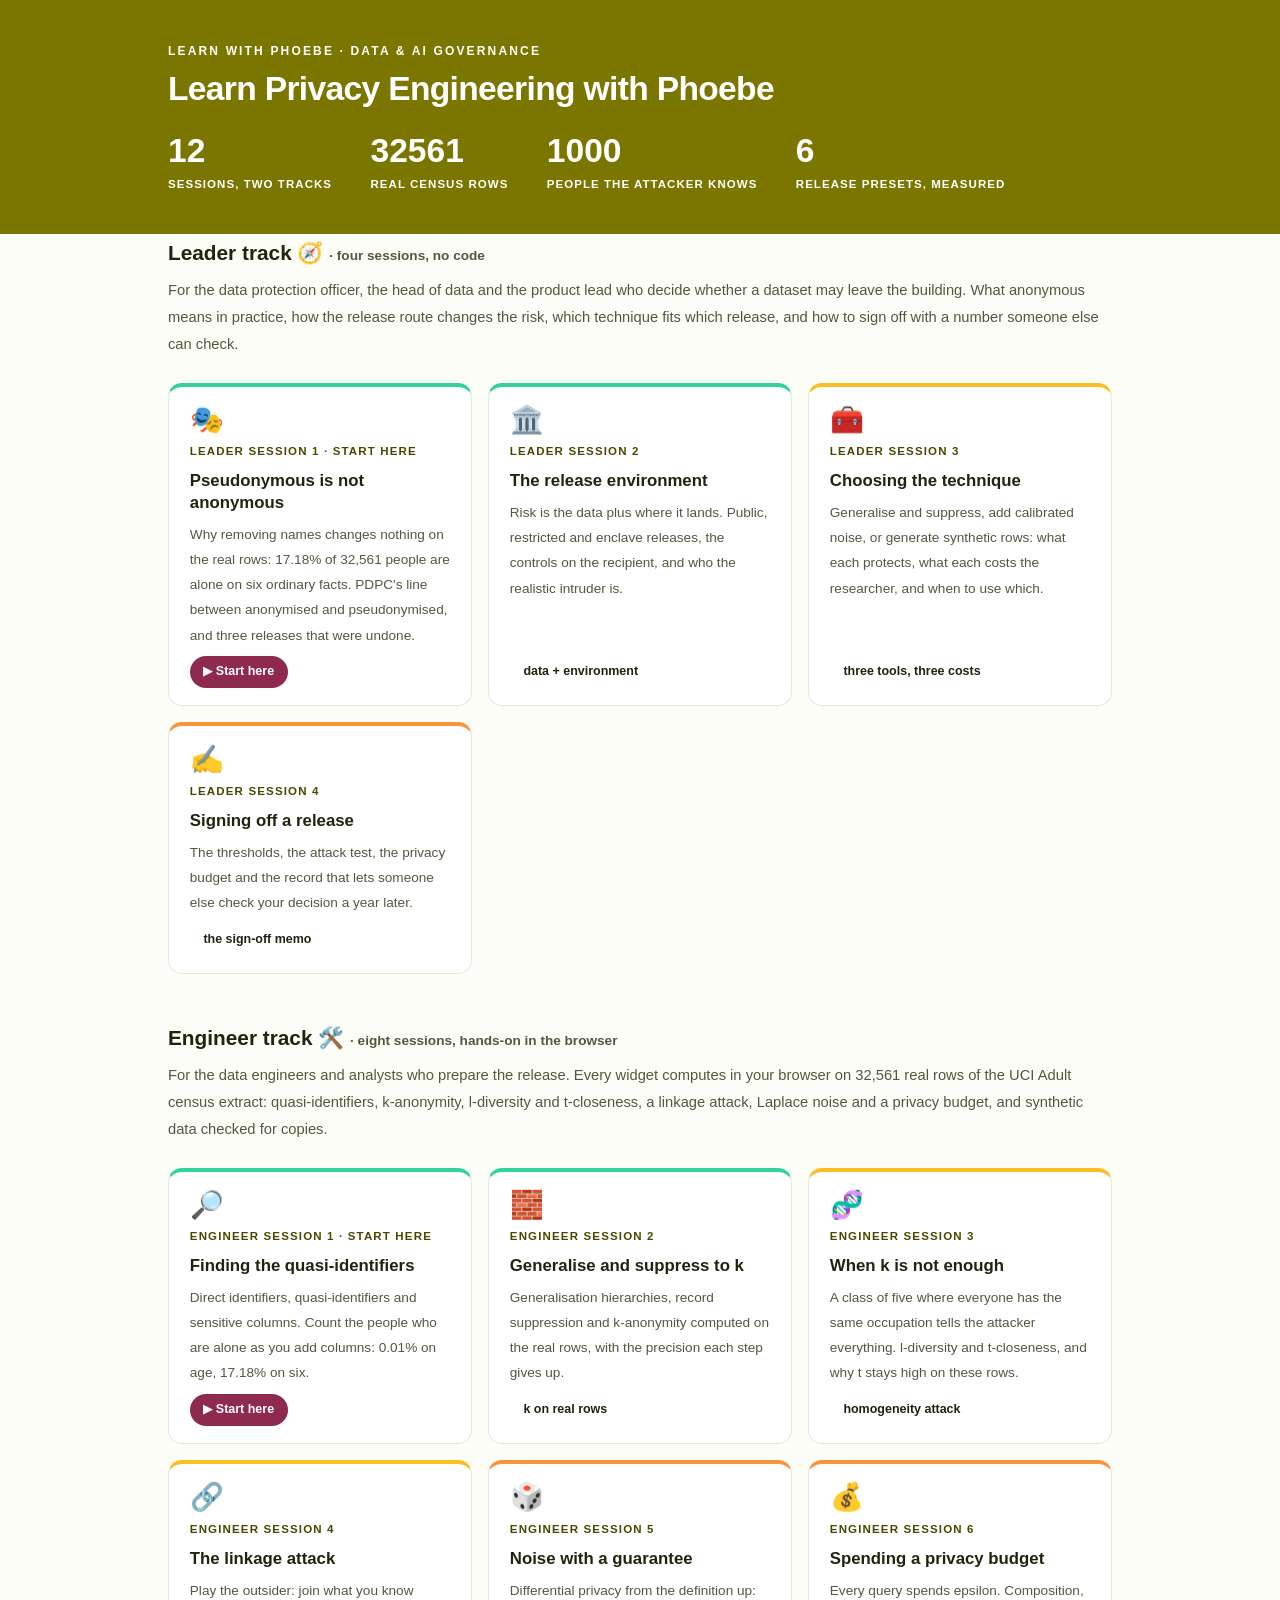
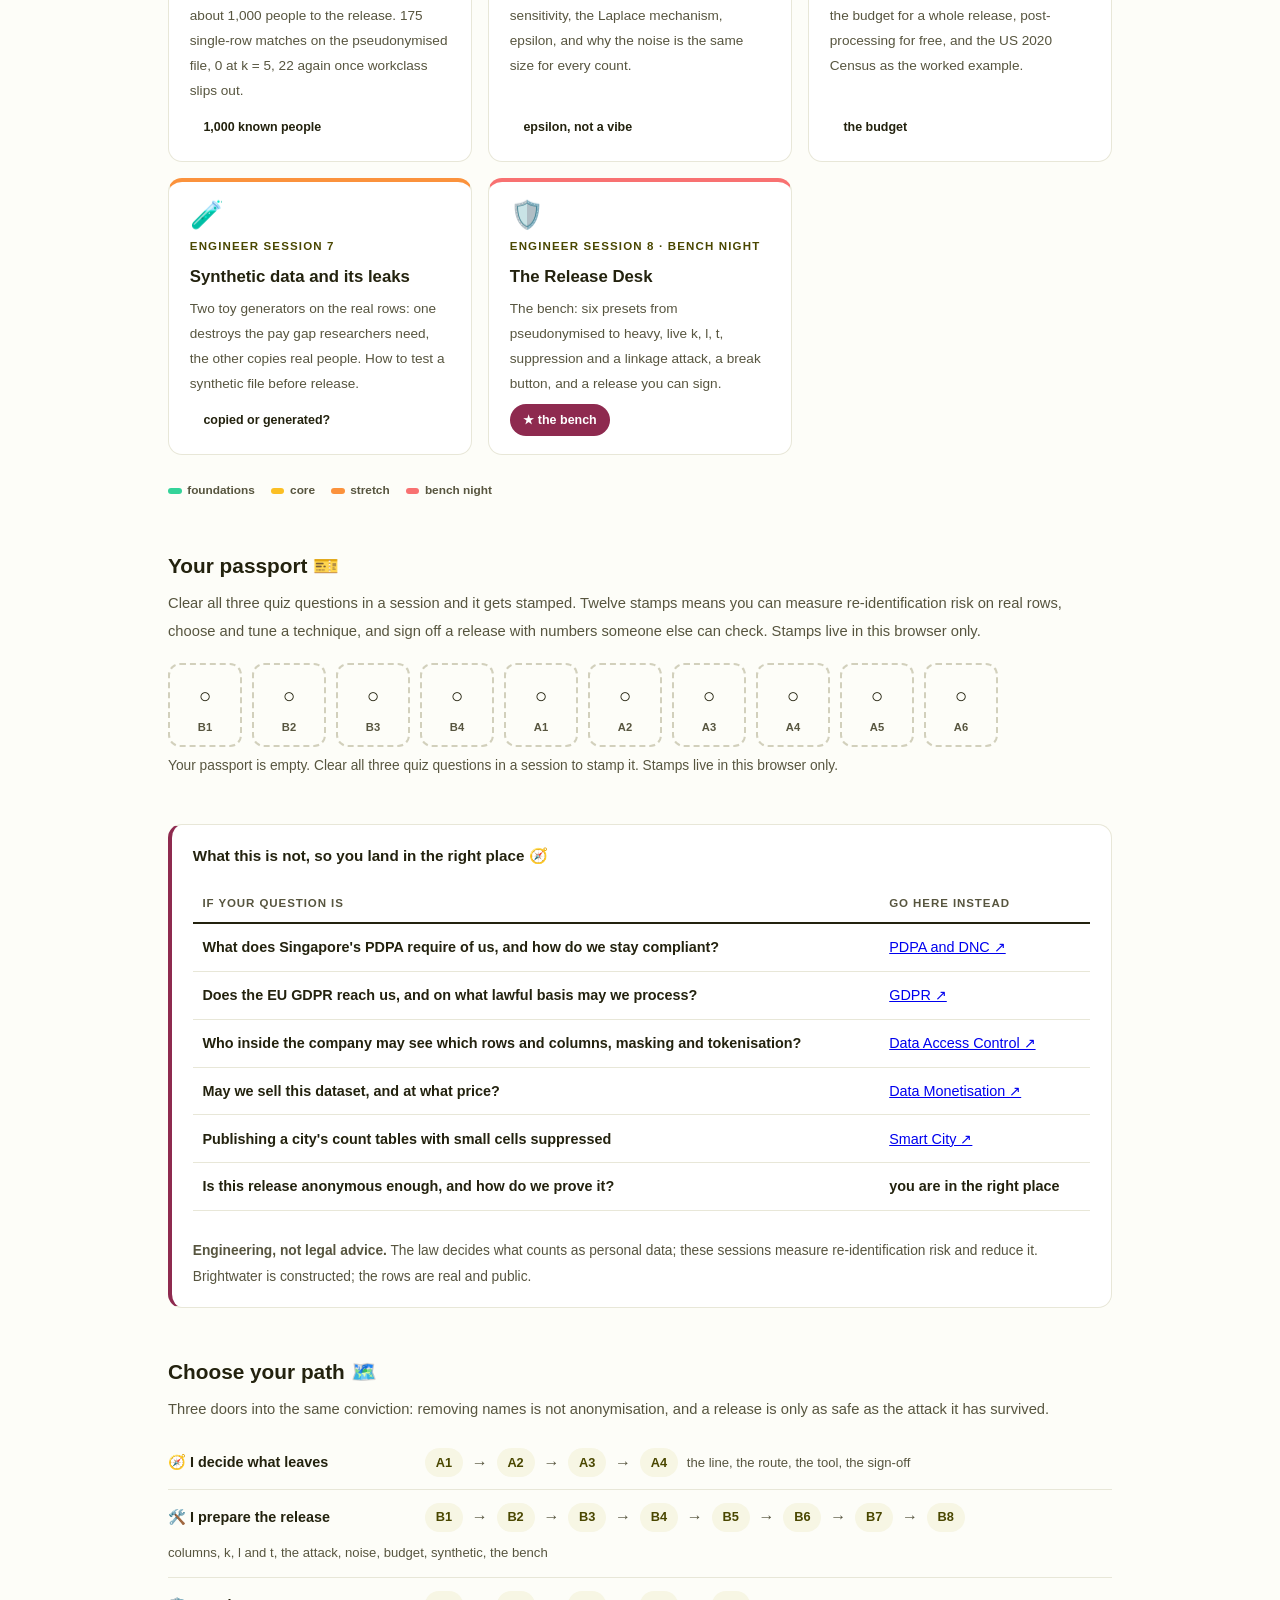
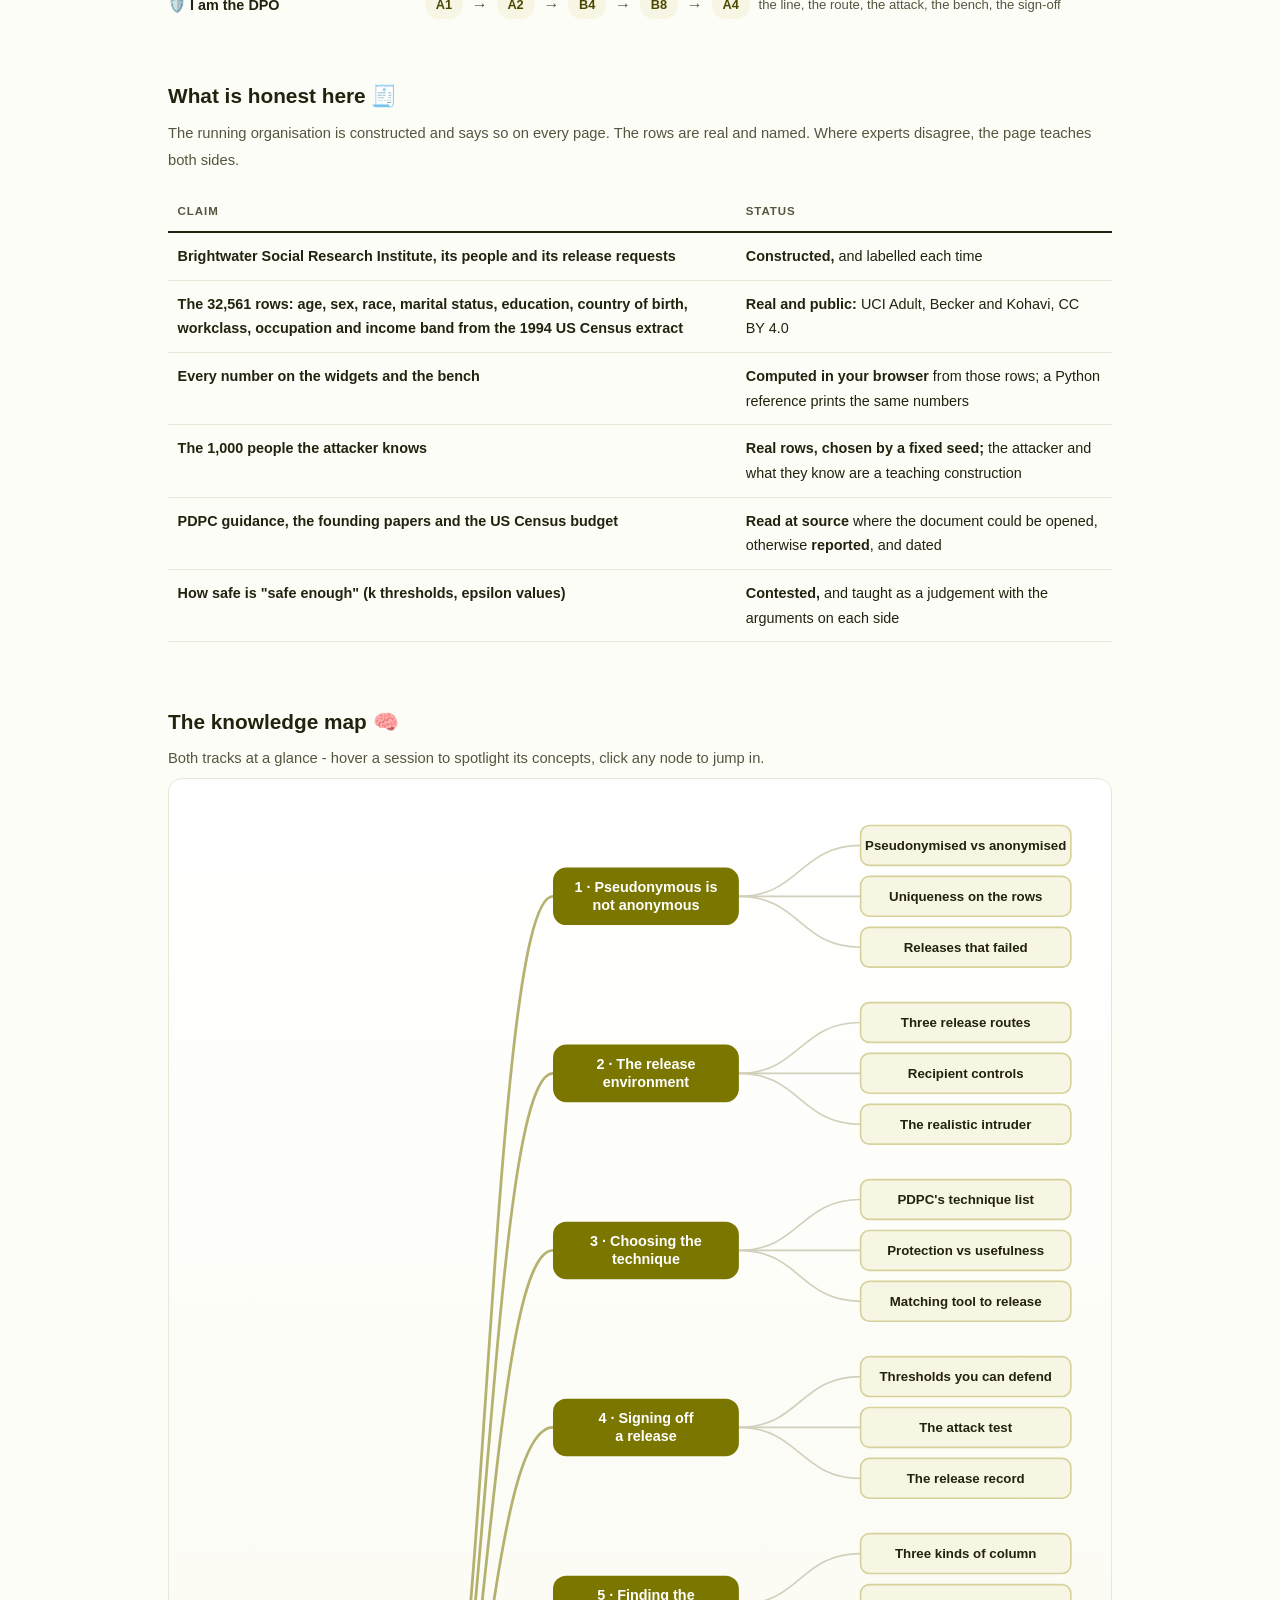
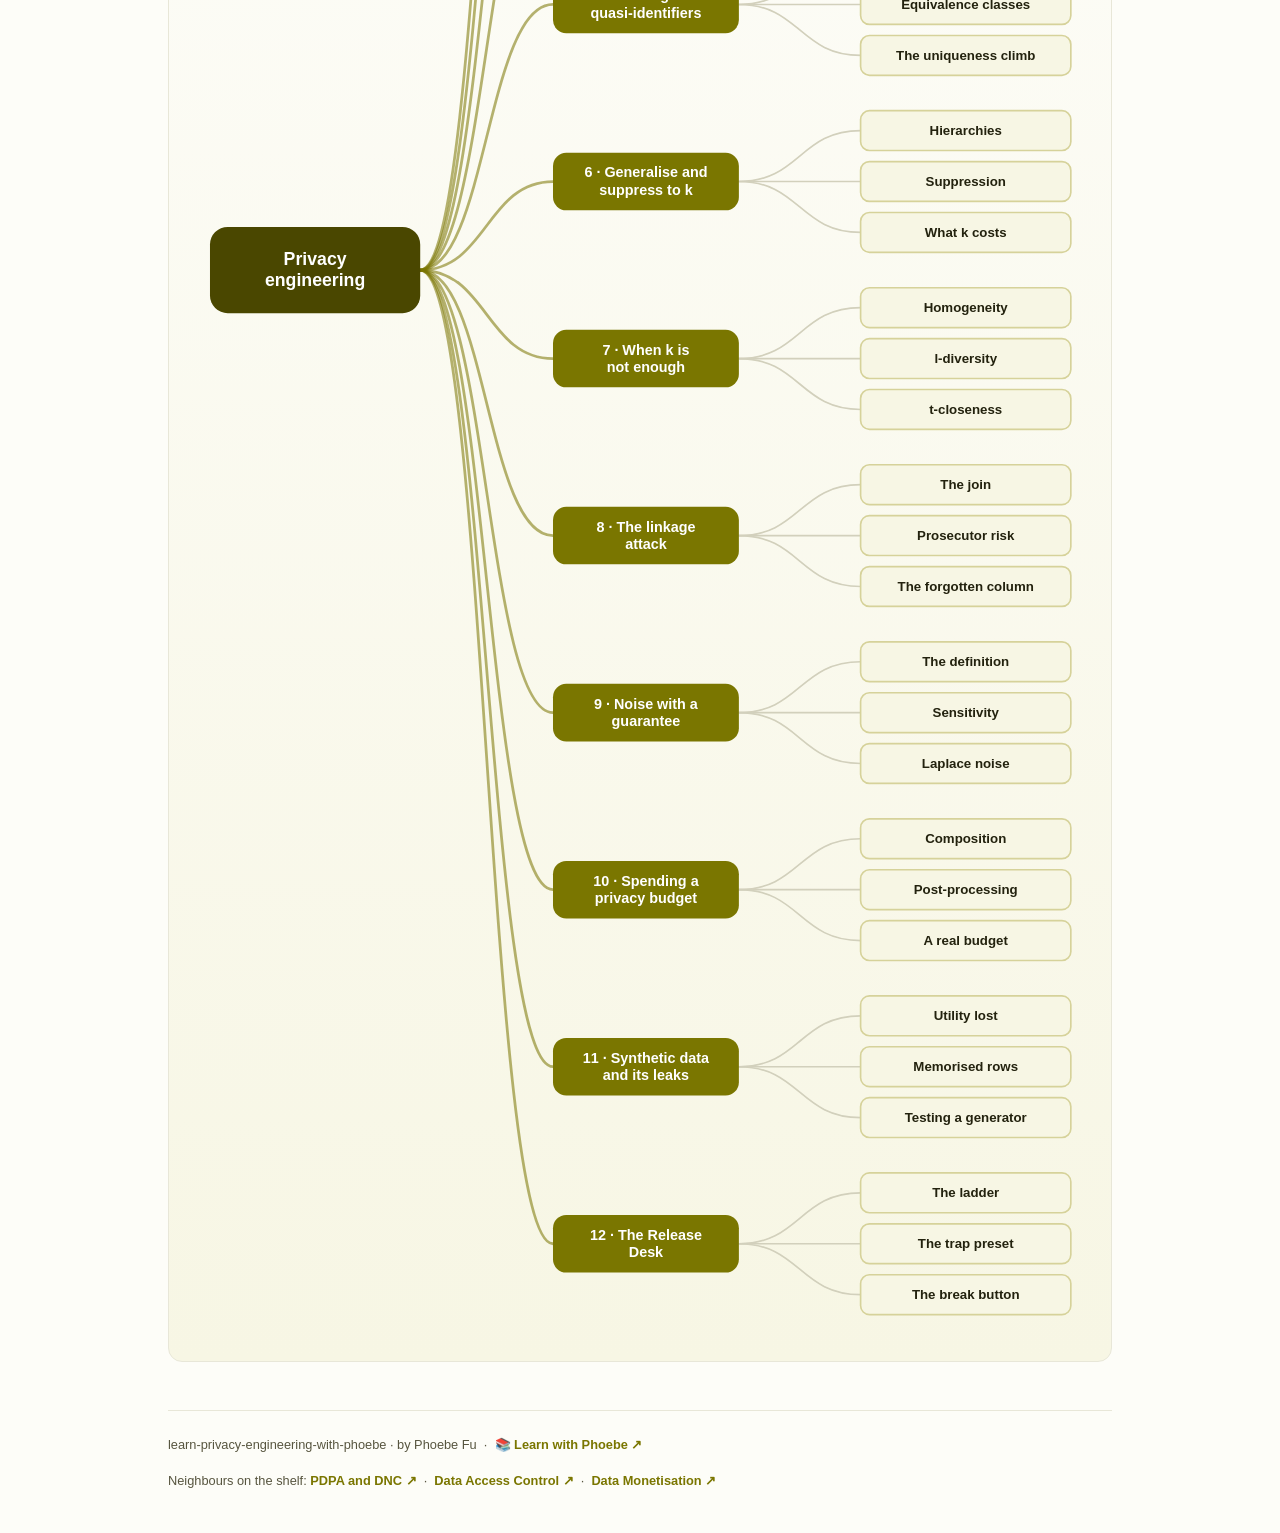
<file: index.html>
<!DOCTYPE html>
<html lang="en">
<head>
<meta charset="UTF-8">
<meta name="viewport" content="width=device-width, initial-scale=1.0">
<!-- social:start -->
<meta name="description" content="Anonymisation, k-anonymity, l-diversity, linkage attacks, differential privacy and synthetic data as engineering, computed in the browser on 32,561 real census rows. A Leader track and an Engineer track. By Phoebe Fu.">
<meta property="og:type" content="website">
<meta property="og:site_name" content="Learn with Phoebe">
<meta property="og:title" content="Learn Privacy Engineering with Phoebe">
<meta property="og:description" content="Anonymisation, k-anonymity and differential privacy as engineering, computed on 32,561 real rows. Two tracks: Leader 4 and Engineer 8.">
<meta property="og:url" content="https://phoebefu6.github.io/learn-privacy-engineering-with-phoebe/">
<meta property="og:image" content="https://phoebefu6.github.io/learn-privacy-engineering-with-phoebe/assets/og-cover.png">
<meta property="og:image:width" content="1200">
<meta property="og:image:height" content="630">
<meta name="twitter:card" content="summary_large_image">
<meta name="twitter:title" content="Learn Privacy Engineering with Phoebe">
<meta name="twitter:description" content="Pseudonymous is not anonymous. Measure it on real rows, then release with a number you can defend.">
<meta name="twitter:image" content="https://phoebefu6.github.io/learn-privacy-engineering-with-phoebe/assets/og-cover.png">
<!-- social:end -->
<title>Learn Privacy Engineering with Phoebe</title>
<link rel="stylesheet" href="assets/style.css?v=3">
<style>
  .stats-row { display: flex; gap: 2.4rem; margin-top: 1.5rem; flex-wrap: wrap; }
  .stat b { display: block; font-size: 2.1rem; font-weight: 800; line-height: 1.05; font-variant-numeric: tabular-nums; }
  .stat span { font-size: .72rem; opacity: 1; text-transform: uppercase; letter-spacing: .09em; font-weight: 600; }
  .course-grid { display: grid; grid-template-columns: repeat(auto-fit, minmax(17rem, 1fr)); gap: 1rem; margin-top: 1.5rem; }
  .course-card {
    border: 1px solid var(--hairline);
    border-top: 4px solid var(--diff, var(--indigo));
    border-radius: var(--radius);
    padding: 1.2rem 1.3rem 1.1rem;
    display: flex;
    flex-direction: column;
    gap: .5rem;
    text-decoration: none;
    color: var(--ink);
    background: #fff;
    transition: box-shadow .15s ease, border-color .15s ease, transform .15s ease;
    position: relative;
  }
  .course-card:hover { border-color: var(--indigo-soft); border-top-color: var(--diff, var(--indigo)); box-shadow: 0 8px 28px rgba(var(--shadow-rgb),.16); transform: translateY(-3px); }
  .course-card .cicon { font-size: 1.7rem; line-height: 1; }
  .course-card .cnum { font-size: .72rem; font-weight: 700; color: var(--indigo-deep); text-transform: uppercase; letter-spacing: .1em; }
  .course-card h3 { font-size: 1.05rem; font-weight: 800; line-height: 1.3; }
  .course-card p { font-size: .85rem; color: var(--muted); flex: 1; }
  .course-card .meta { display: flex; gap: .4rem; flex-wrap: wrap; }
  .diff-legend { display: flex; gap: 1rem; margin-top: 1.6rem; font-size: .74rem; color: var(--muted); font-weight: 600; flex-wrap: wrap; }
  .diff-legend i { display: inline-block; width: .85rem; height: .35rem; border-radius: 999px; margin-right: .35rem; vertical-align: middle; }
  .paths { margin-top: 2.6rem; }
  .paths h2 { font-size: 1.3rem; font-weight: 800; margin-bottom: .3rem; }
  .paths .plede { color: var(--muted); font-size: .92rem; margin-bottom: .8rem; }
  .path { display: flex; gap: .55rem; align-items: center; padding: .75rem 0; border-bottom: .5px solid var(--hairline); flex-wrap: wrap; }
  .path:last-child { border-bottom: none; }
  .path b { min-width: 15.5rem; font-size: .9rem; }
  .path .pstep { background: var(--indigo-50); color: var(--indigo-deep); border-radius: 999px; padding: .16rem .68rem; font-weight: 700; font-size: .8rem; text-decoration: none; transition: all .12s ease; }
  .path .pstep:hover { background: var(--indigo-deep); color: #fff; }
  .path .parr { color: var(--muted); font-weight: 700; }
  .mm-section { margin-top: 1.6rem; }
  .mm-section h2 { font-size: 1.3rem; font-weight: 800; margin-bottom: .2rem; }
  .mm-section .mm-lede { color: var(--muted); font-size: .92rem; margin-bottom: .4rem; }
  .mm-wrap { border: 1px solid var(--hairline); border-radius: var(--radius); background: linear-gradient(180deg,#fff,var(--indigo-50)); padding: .6rem; overflow-x: auto; }
  .mm-svg { width: 100%; height: auto; display: block; max-width: 60rem; margin: 0 auto; min-width: 34rem; }
  .mm-link { cursor: pointer; text-decoration: none; }
  .mm-node rect { transition: opacity .15s ease, filter .15s ease; }
  .mm-node text { pointer-events: none; }
  .mm-link:hover .mm-node rect { filter: brightness(1.06); }
  .mm-edge { transition: opacity .15s ease; }
  .not-this { border: 1px solid var(--hairline); border-left: 4px solid var(--clay); border-radius: var(--radius); background: #fff; padding: 1.1rem 1.3rem; margin-top: 1.2rem; }
  .not-this h3 { font-size: .95rem; font-weight: 800; margin-bottom: .5rem; }
</style>
</head>
<body>

<header class="masthead">
  <div class="wrap">
    <div class="eyebrow">Learn with Phoebe · Data &amp; AI Governance</div>
    <h1>Learn <span class="accent">Privacy Engineering</span> with Phoebe</h1>
    <div class="stats-row">
      <div class="stat"><b data-count="12">12</b><span>sessions, two tracks</span></div>
      <div class="stat"><b data-count="32561">32561</b><span>real census rows</span></div>
      <div class="stat"><b data-count="1000">1000</b><span>people the attacker knows</span></div>
      <div class="stat"><b data-count="6">6</b><span>release presets, measured</span></div>
    </div>
  </div>
</header>

<main class="wrap">

  <section class="section">
    <div class="paths" style="margin-top:0">
      <h2>Leader track 🧭 <span style="font-size:.85rem;font-weight:600;color:var(--muted)">· four sessions, no code</span></h2>
      <p class="plede">For the data protection officer, the head of data and the product lead who decide whether a dataset may leave the building. What anonymous means in practice, how the release route changes the risk, which technique fits which release, and how to sign off with a number someone else can check.</p>
    </div>
    <div class="course-grid">
      <a class="course-card" href="courses/a1-pseudonymous-is-not-anonymous.html" style="--diff:#34D399"><span class="cicon">🎭</span><span class="cnum">Leader session 1 · start here</span><h3>Pseudonymous is not anonymous</h3><p>Why removing names changes nothing on the real rows: 17.18% of 32,561 people are alone on six ordinary facts. PDPC&#x27;s line between anonymised and pseudonymised, and three releases that were undone.</p><span class="meta"><span class="pill amber">▶ Start here</span></span></a>
      <a class="course-card" href="courses/a2-the-release-environment.html" style="--diff:#34D399"><span class="cicon">🏛️</span><span class="cnum">Leader session 2</span><h3>The release environment</h3><p>Risk is the data plus where it lands. Public, restricted and enclave releases, the controls on the recipient, and who the realistic intruder is.</p><span class="meta"><span class="pill">data + environment</span></span></a>
      <a class="course-card" href="courses/a3-choosing-the-technique.html" style="--diff:#FBBF24"><span class="cicon">🧰</span><span class="cnum">Leader session 3</span><h3>Choosing the technique</h3><p>Generalise and suppress, add calibrated noise, or generate synthetic rows: what each protects, what each costs the researcher, and when to use which.</p><span class="meta"><span class="pill">three tools, three costs</span></span></a>
      <a class="course-card" href="courses/a4-signing-off-a-release.html" style="--diff:#FB923C"><span class="cicon">✍️</span><span class="cnum">Leader session 4</span><h3>Signing off a release</h3><p>The thresholds, the attack test, the privacy budget and the record that lets someone else check your decision a year later.</p><span class="meta"><span class="pill">the sign-off memo</span></span></a>
    </div>
  </section>

  <section class="section">
    <div class="paths" style="margin-top:0">
      <h2>Engineer track 🛠️ <span style="font-size:.85rem;font-weight:600;color:var(--muted)">· eight sessions, hands-on in the browser</span></h2>
      <p class="plede">For the data engineers and analysts who prepare the release. Every widget computes in your browser on 32,561 real rows of the UCI Adult census extract: quasi-identifiers, k-anonymity, l-diversity and t-closeness, a linkage attack, Laplace noise and a privacy budget, and synthetic data checked for copies.</p>
    </div>
    <div class="course-grid">
      <a class="course-card" href="courses/b1-finding-the-quasi-identifiers.html" style="--diff:#34D399"><span class="cicon">🔎</span><span class="cnum">Engineer session 1 · start here</span><h3>Finding the quasi-identifiers</h3><p>Direct identifiers, quasi-identifiers and sensitive columns. Count the people who are alone as you add columns: 0.01% on age, 17.18% on six.</p><span class="meta"><span class="pill amber">▶ Start here</span></span></a>
      <a class="course-card" href="courses/b2-generalise-and-suppress-to-k.html" style="--diff:#34D399"><span class="cicon">🧱</span><span class="cnum">Engineer session 2</span><h3>Generalise and suppress to k</h3><p>Generalisation hierarchies, record suppression and k-anonymity computed on the real rows, with the precision each step gives up.</p><span class="meta"><span class="pill">k on real rows</span></span></a>
      <a class="course-card" href="courses/b3-when-k-is-not-enough.html" style="--diff:#FBBF24"><span class="cicon">🧬</span><span class="cnum">Engineer session 3</span><h3>When k is not enough</h3><p>A class of five where everyone has the same occupation tells the attacker everything. l-diversity and t-closeness, and why t stays high on these rows.</p><span class="meta"><span class="pill">homogeneity attack</span></span></a>
      <a class="course-card" href="courses/b4-the-linkage-attack.html" style="--diff:#FBBF24"><span class="cicon">🔗</span><span class="cnum">Engineer session 4</span><h3>The linkage attack</h3><p>Play the outsider: join what you know about 1,000 people to the release. 175 single-row matches on the pseudonymised file, 0 at k = 5, 22 again once workclass slips out.</p><span class="meta"><span class="pill">1,000 known people</span></span></a>
      <a class="course-card" href="courses/b5-noise-with-a-guarantee.html" style="--diff:#FB923C"><span class="cicon">🎲</span><span class="cnum">Engineer session 5</span><h3>Noise with a guarantee</h3><p>Differential privacy from the definition up: sensitivity, the Laplace mechanism, epsilon, and why the noise is the same size for every count.</p><span class="meta"><span class="pill">epsilon, not a vibe</span></span></a>
      <a class="course-card" href="courses/b6-spending-a-privacy-budget.html" style="--diff:#FB923C"><span class="cicon">💰</span><span class="cnum">Engineer session 6</span><h3>Spending a privacy budget</h3><p>Every query spends epsilon. Composition, the budget for a whole release, post-processing for free, and the US 2020 Census as the worked example.</p><span class="meta"><span class="pill">the budget</span></span></a>
      <a class="course-card" href="courses/b7-synthetic-data-and-its-leaks.html" style="--diff:#FB923C"><span class="cicon">🧪</span><span class="cnum">Engineer session 7</span><h3>Synthetic data and its leaks</h3><p>Two toy generators on the real rows: one destroys the pay gap researchers need, the other copies real people. How to test a synthetic file before release.</p><span class="meta"><span class="pill">copied or generated?</span></span></a>
      <a class="course-card" href="courses/b8-the-release-desk.html" style="--diff:#F87171"><span class="cicon">🛡️</span><span class="cnum">Engineer session 8 · bench night</span><h3>The Release Desk</h3><p>The bench: six presets from pseudonymised to heavy, live k, l, t, suppression and a linkage attack, a break button, and a release you can sign.</p><span class="meta"><span class="pill amber">★ the bench</span></span></a>
    </div>
    <div class="diff-legend">
      <span><i style="background:#34D399"></i>foundations</span>
      <span><i style="background:#FBBF24"></i>core</span>
      <span><i style="background:#FB923C"></i>stretch</span>
      <span><i style="background:#F87171"></i>bench night</span>
    </div>
  </section>

  <section class="section">
    <div class="paths" style="margin-top:0">
      <h2>Your passport 🎫</h2>
      <p class="plede">Clear all three quiz questions in a session and it gets stamped. Twelve stamps means you can measure re-identification risk on real rows, choose and tune a technique, and sign off a release with numbers someone else can check. Stamps live in this browser only.</p>
    </div>
    <div class="pp-strip"></div>
  </section>

  <section class="section">
    <div class="not-this">
      <h3>What this is not, so you land in the right place 🧭</h3>
      <table class="clean">
        <tr><th>If your question is</th><th>Go here instead</th></tr>
        <tr><td>What does Singapore's PDPA require of us, and how do we stay compliant?</td><td><a href="https://phoebefu6.github.io/learn-pdpa-dnc-with-phoebe/">PDPA and DNC ↗</a></td></tr>
        <tr><td>Does the EU GDPR reach us, and on what lawful basis may we process?</td><td><a href="https://phoebefu6.github.io/learn-gdpr-with-phoebe/">GDPR ↗</a></td></tr>
        <tr><td>Who inside the company may see which rows and columns, masking and tokenisation?</td><td><a href="https://phoebefu6.github.io/learn-data-access-control-with-phoebe/">Data Access Control ↗</a></td></tr>
        <tr><td>May we sell this dataset, and at what price?</td><td><a href="https://phoebefu6.github.io/learn-data-monetisation-with-phoebe/">Data Monetisation ↗</a></td></tr>
        <tr><td>Publishing a city's count tables with small cells suppressed</td><td><a href="https://phoebefu6.github.io/learn-smart-city-with-phoebe/">Smart City ↗</a></td></tr>
        <tr><td><strong>Is this release anonymous enough, and how do we prove it?</strong></td><td><strong>you are in the right place</strong></td></tr>
      </table>
      <p style="margin-top:.7rem;font-size:.86rem;color:var(--muted)"><strong>Engineering, not legal advice.</strong> The law decides what counts as personal data; these sessions measure re-identification risk and reduce it. Brightwater is constructed; the rows are real and public.</p>
    </div>
  </section>

  <section class="section">
    <div class="paths">
      <h2>Choose your path 🗺️</h2>
      <p class="plede">Three doors into the same conviction: removing names is not anonymisation, and a release is only as safe as the attack it has survived.</p>
      <div class="path"><b>🧭 I decide what leaves</b>
        <a class="pstep" href="courses/a1-pseudonymous-is-not-anonymous.html">A1</a><span class="parr">→</span><a class="pstep" href="courses/a2-the-release-environment.html">A2</a><span class="parr">→</span><a class="pstep" href="courses/a3-choosing-the-technique.html">A3</a><span class="parr">→</span><a class="pstep" href="courses/a4-signing-off-a-release.html">A4</a>
        <span style="font-size:.82rem;color:var(--muted)">the line, the route, the tool, the sign-off</span>
      </div>
      <div class="path"><b>🛠️ I prepare the release</b>
        <a class="pstep" href="courses/b1-finding-the-quasi-identifiers.html">B1</a><span class="parr">→</span><a class="pstep" href="courses/b2-generalise-and-suppress-to-k.html">B2</a><span class="parr">→</span><a class="pstep" href="courses/b3-when-k-is-not-enough.html">B3</a><span class="parr">→</span><a class="pstep" href="courses/b4-the-linkage-attack.html">B4</a><span class="parr">→</span><a class="pstep" href="courses/b5-noise-with-a-guarantee.html">B5</a><span class="parr">→</span><a class="pstep" href="courses/b6-spending-a-privacy-budget.html">B6</a><span class="parr">→</span><a class="pstep" href="courses/b7-synthetic-data-and-its-leaks.html">B7</a><span class="parr">→</span><a class="pstep" href="courses/b8-the-release-desk.html">B8</a>
        <span style="font-size:.82rem;color:var(--muted)">columns, k, l and t, the attack, noise, budget, synthetic, the bench</span>
      </div>
      <div class="path"><b>🛡️ I am the DPO</b>
        <a class="pstep" href="courses/a1-pseudonymous-is-not-anonymous.html">A1</a><span class="parr">→</span><a class="pstep" href="courses/a2-the-release-environment.html">A2</a><span class="parr">→</span><a class="pstep" href="courses/b4-the-linkage-attack.html">B4</a><span class="parr">→</span><a class="pstep" href="courses/b8-the-release-desk.html">B8</a><span class="parr">→</span><a class="pstep" href="courses/a4-signing-off-a-release.html">A4</a>
        <span style="font-size:.82rem;color:var(--muted)">the line, the route, the attack, the bench, the sign-off</span>
      </div>
    </div>
  </section>

  <section class="section">
    <div class="paths" style="margin-top:0">
      <h2>What is honest here 🧾</h2>
      <p class="plede">The running organisation is constructed and says so on every page. The rows are real and named. Where experts disagree, the page teaches both sides.</p>
    </div>
    <table class="clean">
      <tr><th>Claim</th><th>Status</th></tr>
      <tr><td>Brightwater Social Research Institute, its people and its release requests</td><td><strong>Constructed,</strong> and labelled each time</td></tr>
      <tr><td>The 32,561 rows: age, sex, race, marital status, education, country of birth, workclass, occupation and income band from the 1994 US Census extract</td><td><strong>Real and public:</strong> UCI Adult, Becker and Kohavi, CC BY 4.0</td></tr>
      <tr><td>Every number on the widgets and the bench</td><td><strong>Computed in your browser</strong> from those rows; a Python reference prints the same numbers</td></tr>
      <tr><td>The 1,000 people the attacker knows</td><td><strong>Real rows, chosen by a fixed seed;</strong> the attacker and what they know are a teaching construction</td></tr>
      <tr><td>PDPC guidance, the founding papers and the US Census budget</td><td><strong>Read at source</strong> where the document could be opened, otherwise <strong>reported</strong>, and dated</td></tr>
      <tr><td>How safe is "safe enough" (k thresholds, epsilon values)</td><td><strong>Contested,</strong> and taught as a judgement with the arguments on each side</td></tr>
    </table>
  </section>

  <section class="section mm-section">
    <h2>The knowledge map 🧠</h2>
    <p class="mm-lede">Both tracks at a glance - hover a session to spotlight its concepts, click any node to jump in.</p>
    <div class="mm-wrap"><div id="mindmap"></div></div>
  </section>

  <footer class="pagefoot">
    <span>learn-privacy-engineering-with-phoebe · by Phoebe Fu &nbsp;·&nbsp; 📚 <a href="https://phoebefu6.github.io/learn-with-phoebe/">Learn with Phoebe ↗</a></span>
    <span>Neighbours on the shelf: <a href="https://phoebefu6.github.io/learn-pdpa-dnc-with-phoebe/">PDPA and DNC ↗</a> &nbsp;·&nbsp; <a href="https://phoebefu6.github.io/learn-data-access-control-with-phoebe/">Data Access Control ↗</a> &nbsp;·&nbsp; <a href="https://phoebefu6.github.io/learn-data-monetisation-with-phoebe/">Data Monetisation ↗</a></span>
  </footer>

</main>

<script>
window.MINDMAP_DATA = {
  "title": "Privacy\nengineering",
  "centerColor": "#4A4700",
  "sessions": [
    {
      "label": "Pseudonymous is\nnot anonymous",
      "href": "courses/a1-pseudonymous-is-not-anonymous.html",
      "color": "#34D399",
      "concepts": [
        {
          "label": "Pseudonymised vs anonymised",
          "href": "courses/a1-pseudonymous-is-not-anonymous.html"
        },
        {
          "label": "Uniqueness on the rows",
          "href": "courses/a1-pseudonymous-is-not-anonymous.html"
        },
        {
          "label": "Releases that failed",
          "href": "courses/a1-pseudonymous-is-not-anonymous.html"
        }
      ]
    },
    {
      "label": "The release\nenvironment",
      "href": "courses/a2-the-release-environment.html",
      "color": "#34D399",
      "concepts": [
        {
          "label": "Three release routes",
          "href": "courses/a2-the-release-environment.html"
        },
        {
          "label": "Recipient controls",
          "href": "courses/a2-the-release-environment.html"
        },
        {
          "label": "The realistic intruder",
          "href": "courses/a2-the-release-environment.html"
        }
      ]
    },
    {
      "label": "Choosing the\ntechnique",
      "href": "courses/a3-choosing-the-technique.html",
      "color": "#FBBF24",
      "concepts": [
        {
          "label": "PDPC's technique list",
          "href": "courses/a3-choosing-the-technique.html"
        },
        {
          "label": "Protection vs usefulness",
          "href": "courses/a3-choosing-the-technique.html"
        },
        {
          "label": "Matching tool to release",
          "href": "courses/a3-choosing-the-technique.html"
        }
      ]
    },
    {
      "label": "Signing off\na release",
      "href": "courses/a4-signing-off-a-release.html",
      "color": "#FB923C",
      "concepts": [
        {
          "label": "Thresholds you can defend",
          "href": "courses/a4-signing-off-a-release.html"
        },
        {
          "label": "The attack test",
          "href": "courses/a4-signing-off-a-release.html"
        },
        {
          "label": "The release record",
          "href": "courses/a4-signing-off-a-release.html"
        }
      ]
    },
    {
      "label": "Finding the\nquasi-identifiers",
      "href": "courses/b1-finding-the-quasi-identifiers.html",
      "color": "#34D399",
      "concepts": [
        {
          "label": "Three kinds of column",
          "href": "courses/b1-finding-the-quasi-identifiers.html"
        },
        {
          "label": "Equivalence classes",
          "href": "courses/b1-finding-the-quasi-identifiers.html"
        },
        {
          "label": "The uniqueness climb",
          "href": "courses/b1-finding-the-quasi-identifiers.html"
        }
      ]
    },
    {
      "label": "Generalise and\nsuppress to k",
      "href": "courses/b2-generalise-and-suppress-to-k.html",
      "color": "#34D399",
      "concepts": [
        {
          "label": "Hierarchies",
          "href": "courses/b2-generalise-and-suppress-to-k.html"
        },
        {
          "label": "Suppression",
          "href": "courses/b2-generalise-and-suppress-to-k.html"
        },
        {
          "label": "What k costs",
          "href": "courses/b2-generalise-and-suppress-to-k.html"
        }
      ]
    },
    {
      "label": "When k is\nnot enough",
      "href": "courses/b3-when-k-is-not-enough.html",
      "color": "#FBBF24",
      "concepts": [
        {
          "label": "Homogeneity",
          "href": "courses/b3-when-k-is-not-enough.html"
        },
        {
          "label": "l-diversity",
          "href": "courses/b3-when-k-is-not-enough.html"
        },
        {
          "label": "t-closeness",
          "href": "courses/b3-when-k-is-not-enough.html"
        }
      ]
    },
    {
      "label": "The linkage\nattack",
      "href": "courses/b4-the-linkage-attack.html",
      "color": "#FBBF24",
      "concepts": [
        {
          "label": "The join",
          "href": "courses/b4-the-linkage-attack.html"
        },
        {
          "label": "Prosecutor risk",
          "href": "courses/b4-the-linkage-attack.html"
        },
        {
          "label": "The forgotten column",
          "href": "courses/b4-the-linkage-attack.html"
        }
      ]
    },
    {
      "label": "Noise with a\nguarantee",
      "href": "courses/b5-noise-with-a-guarantee.html",
      "color": "#FB923C",
      "concepts": [
        {
          "label": "The definition",
          "href": "courses/b5-noise-with-a-guarantee.html"
        },
        {
          "label": "Sensitivity",
          "href": "courses/b5-noise-with-a-guarantee.html"
        },
        {
          "label": "Laplace noise",
          "href": "courses/b5-noise-with-a-guarantee.html"
        }
      ]
    },
    {
      "label": "Spending a\nprivacy budget",
      "href": "courses/b6-spending-a-privacy-budget.html",
      "color": "#FB923C",
      "concepts": [
        {
          "label": "Composition",
          "href": "courses/b6-spending-a-privacy-budget.html"
        },
        {
          "label": "Post-processing",
          "href": "courses/b6-spending-a-privacy-budget.html"
        },
        {
          "label": "A real budget",
          "href": "courses/b6-spending-a-privacy-budget.html"
        }
      ]
    },
    {
      "label": "Synthetic data\nand its leaks",
      "href": "courses/b7-synthetic-data-and-its-leaks.html",
      "color": "#FB923C",
      "concepts": [
        {
          "label": "Utility lost",
          "href": "courses/b7-synthetic-data-and-its-leaks.html"
        },
        {
          "label": "Memorised rows",
          "href": "courses/b7-synthetic-data-and-its-leaks.html"
        },
        {
          "label": "Testing a generator",
          "href": "courses/b7-synthetic-data-and-its-leaks.html"
        }
      ]
    },
    {
      "label": "The Release\nDesk",
      "href": "courses/b8-the-release-desk.html",
      "color": "#F87171",
      "concepts": [
        {
          "label": "The ladder",
          "href": "courses/b8-the-release-desk.html"
        },
        {
          "label": "The trap preset",
          "href": "courses/b8-the-release-desk.html"
        },
        {
          "label": "The break button",
          "href": "courses/b8-the-release-desk.html"
        }
      ]
    }
  ]
};
</script>
<script src="assets/mindmap.js?v=1"></script>
<script src="assets/app.js?v=1"></script>
</body>
</html>
</file>
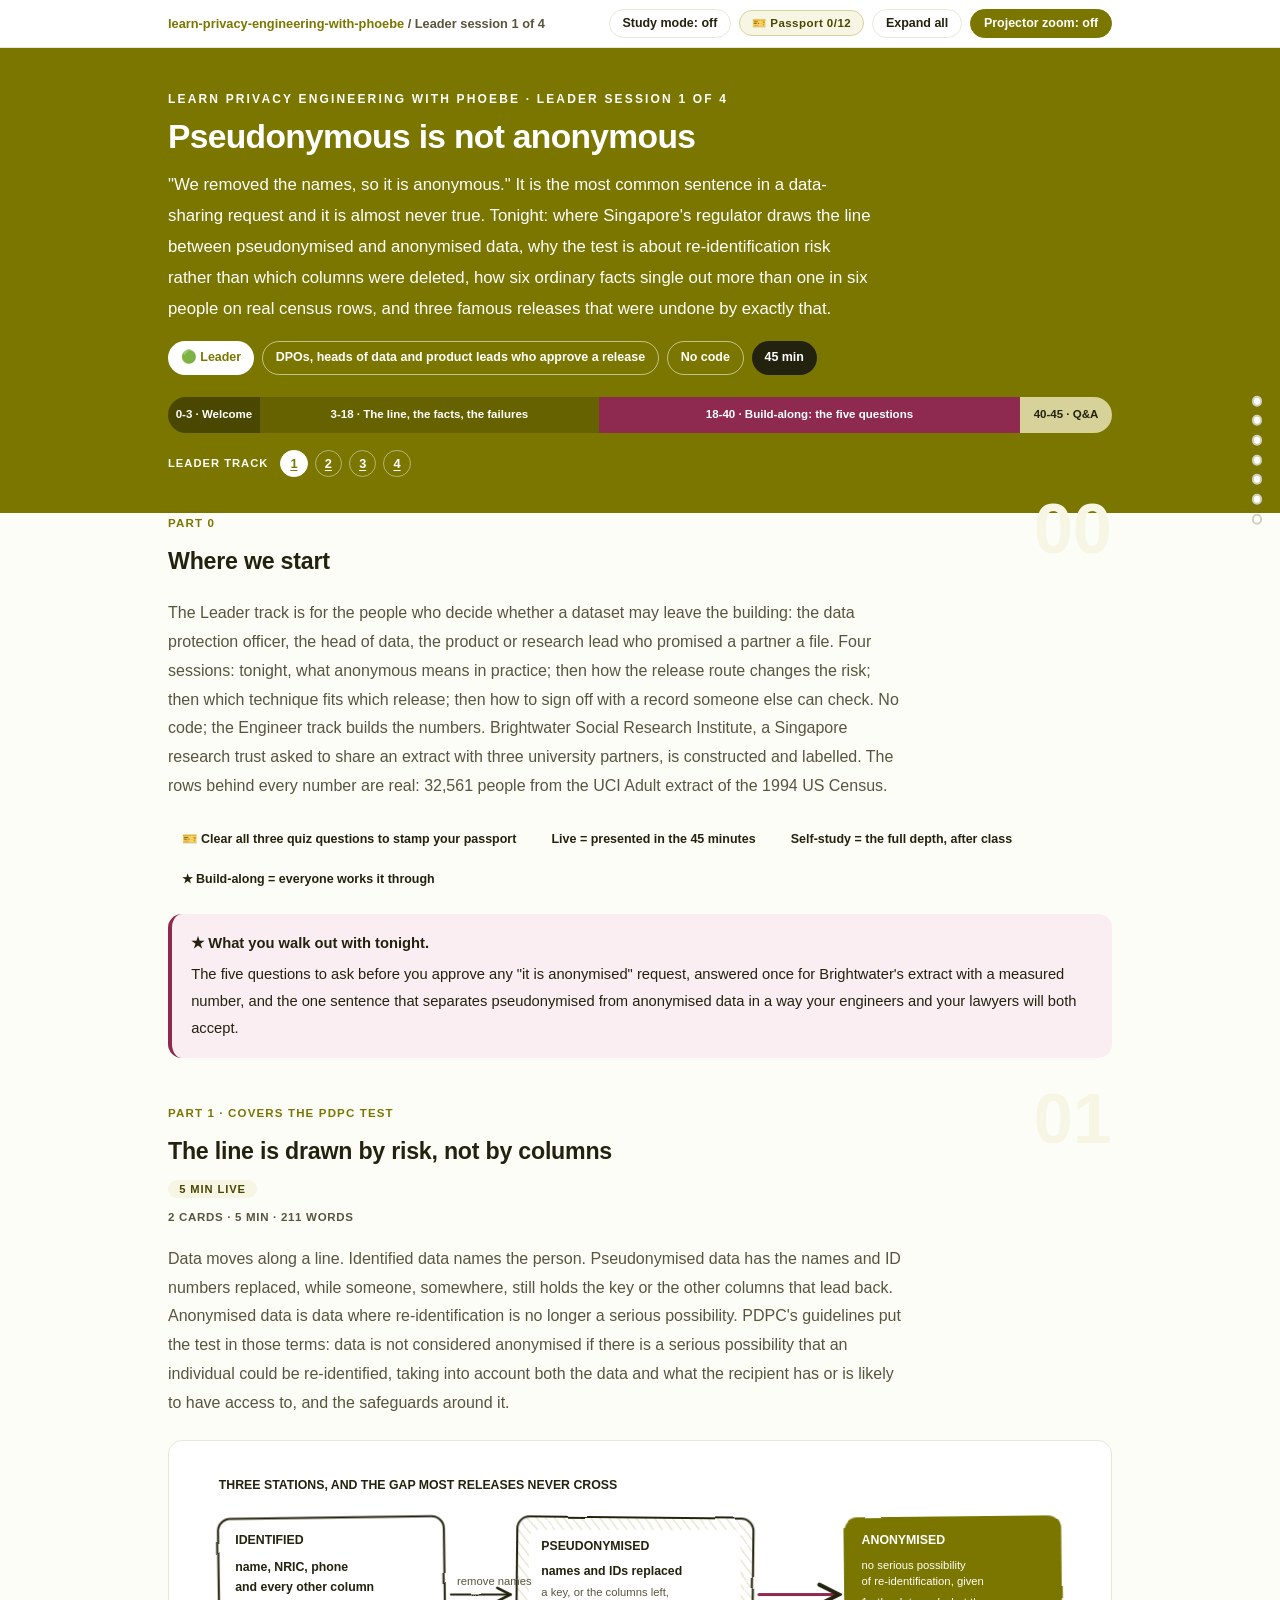
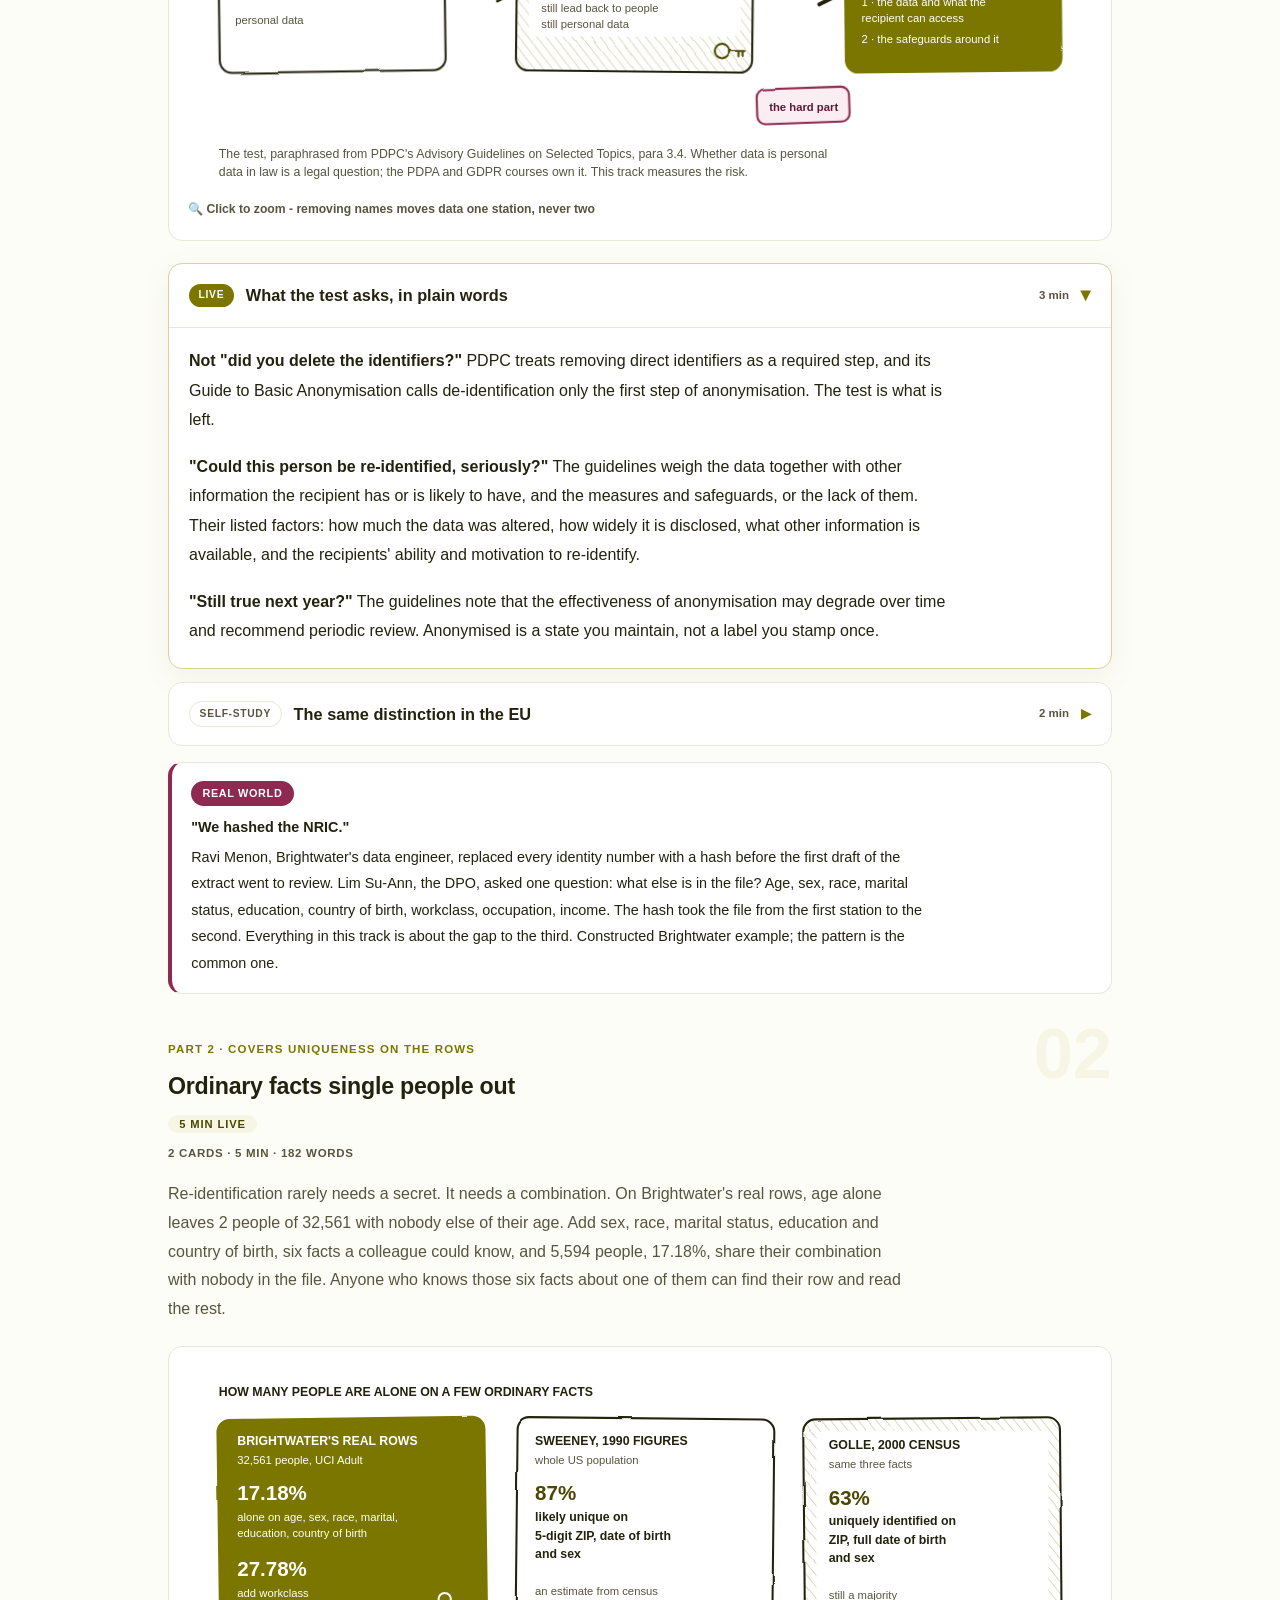
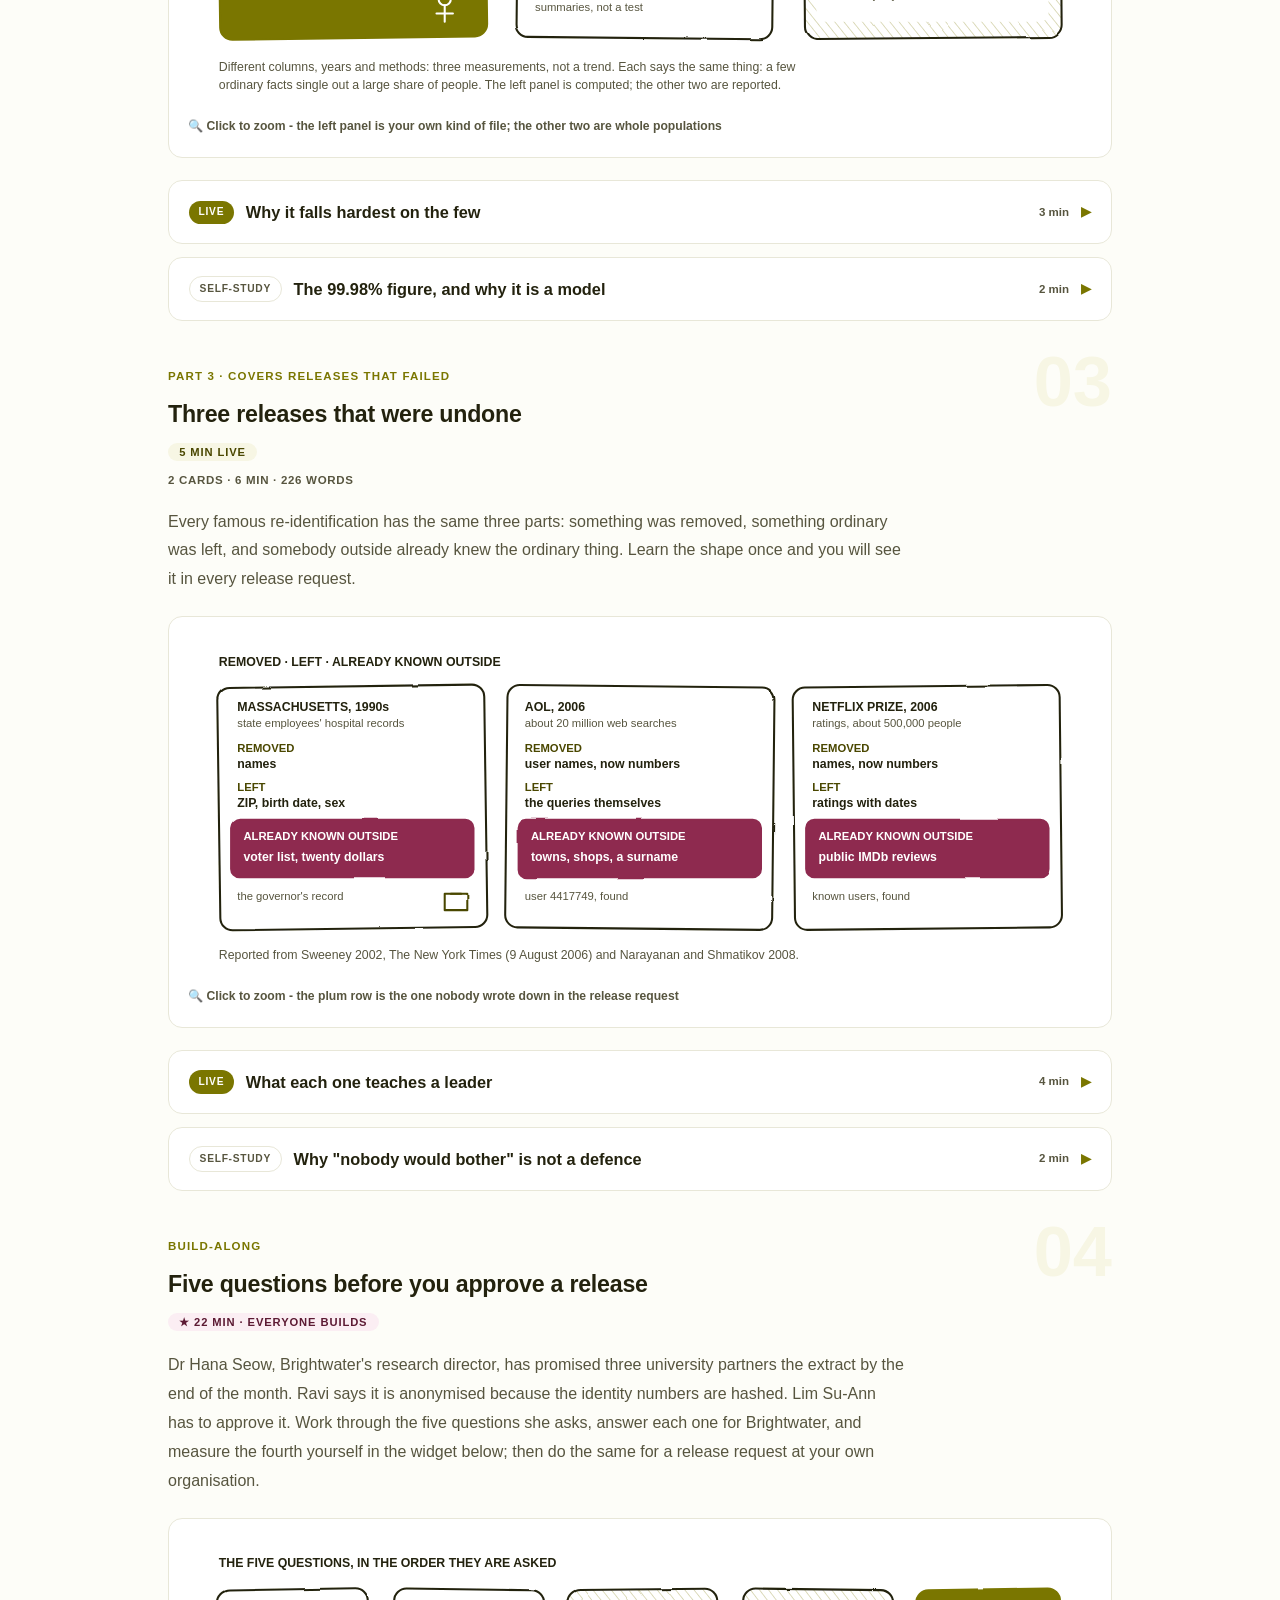
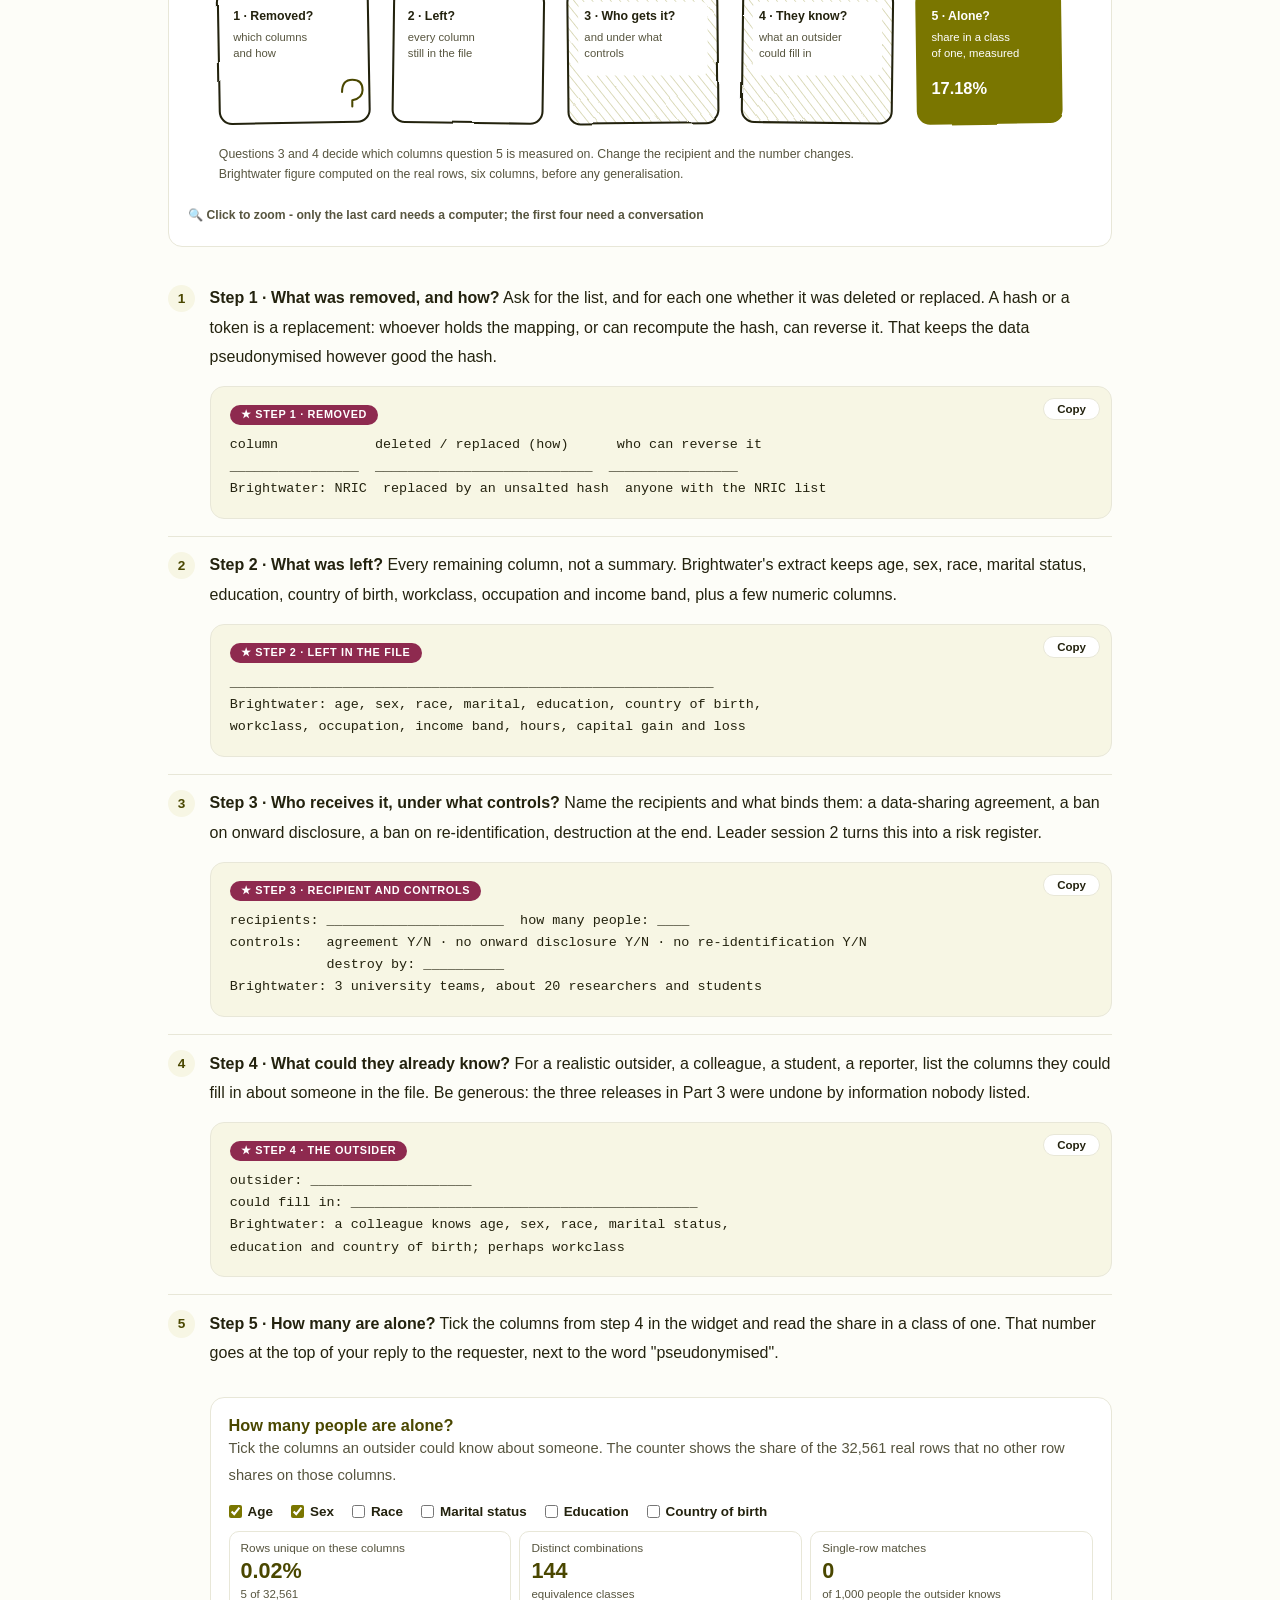
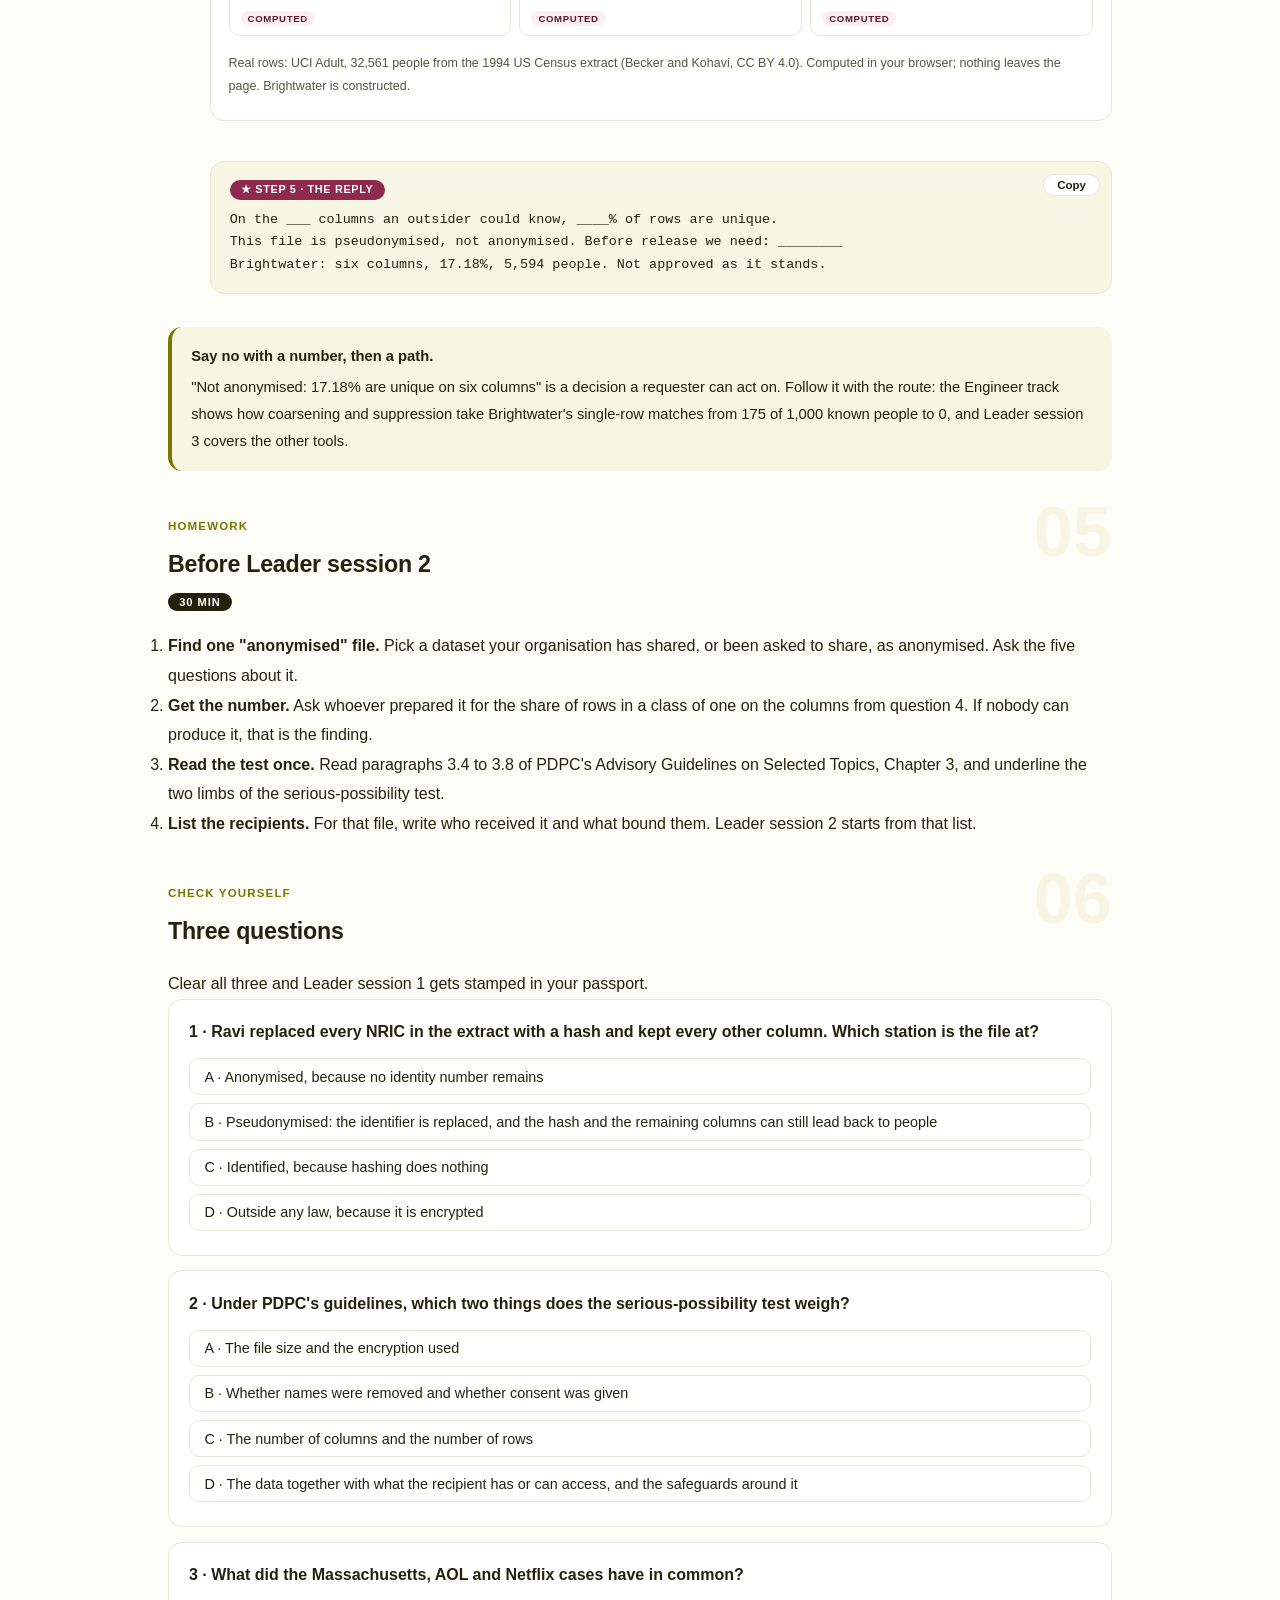
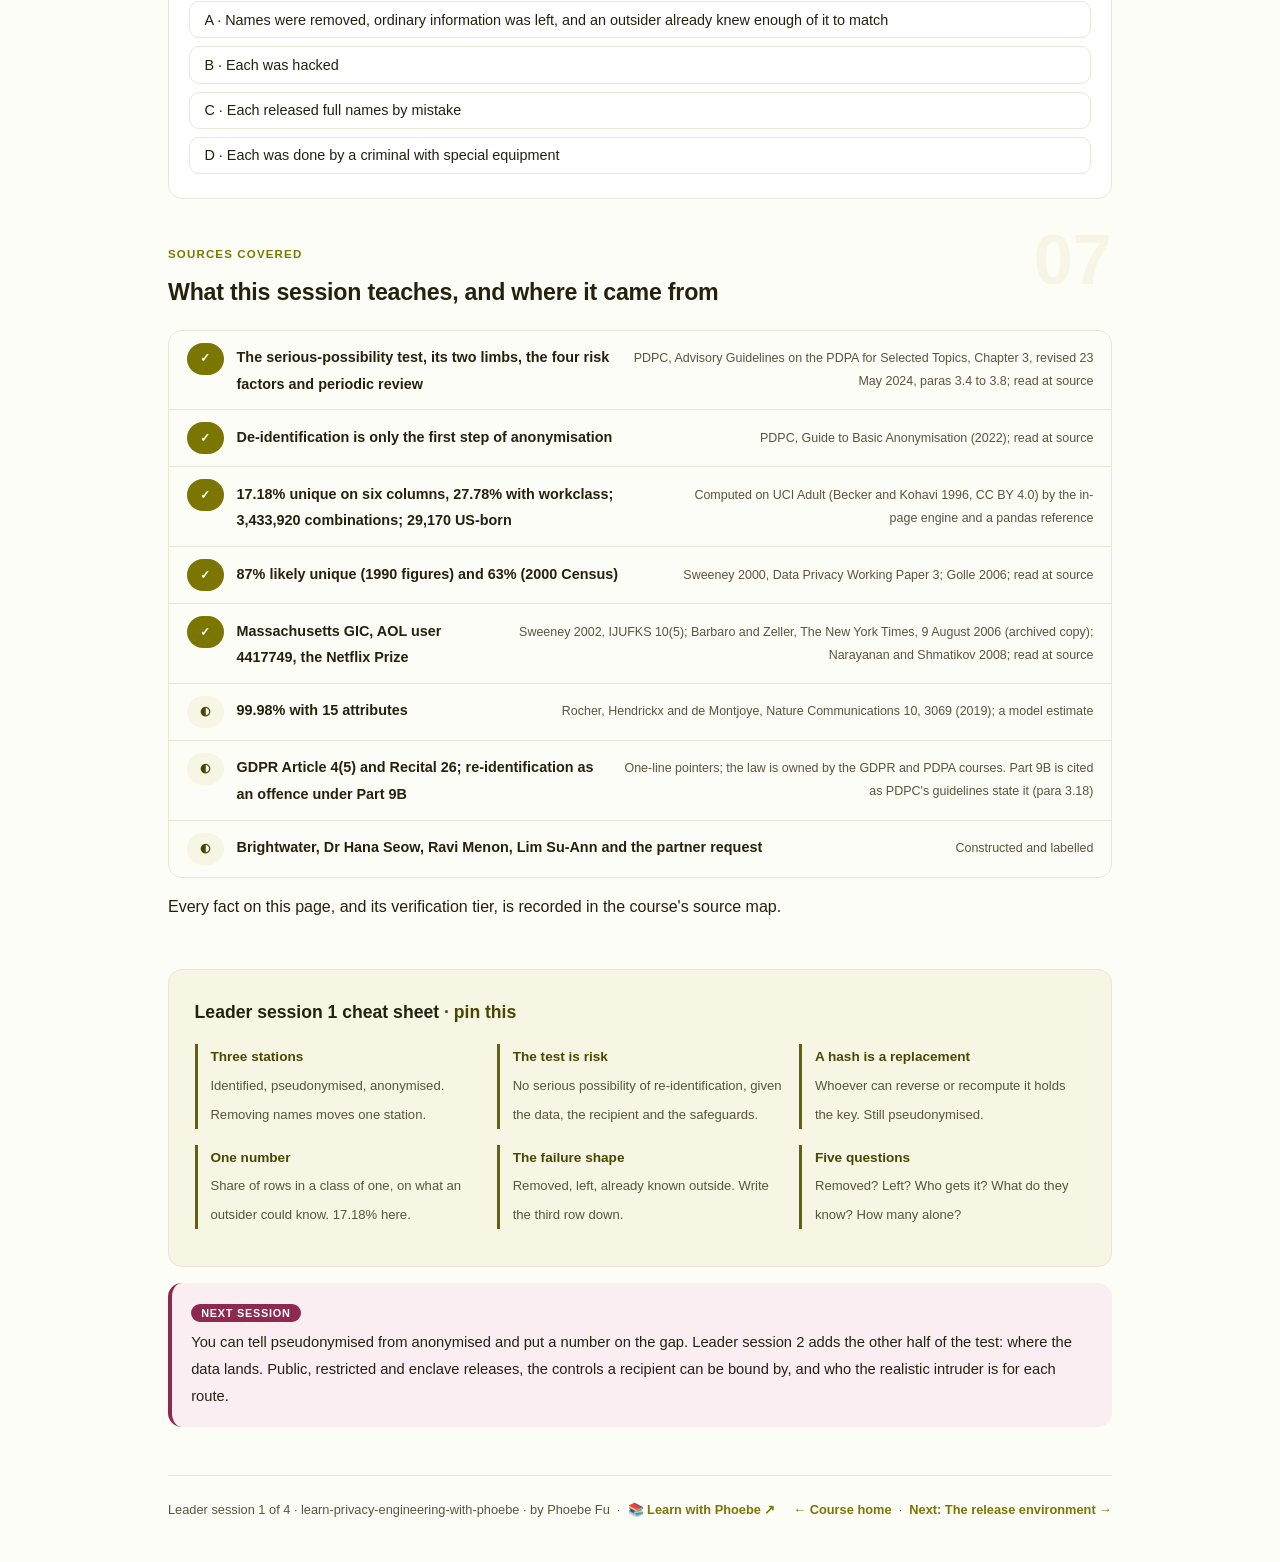
<file: courses/a1-pseudonymous-is-not-anonymous.html>
<!DOCTYPE html>
<html lang="en">
<head>
<meta charset="UTF-8">
<meta name="viewport" content="width=device-width, initial-scale=1.0">
<!-- social:start -->
<meta name="description" content="Leader session 1 of 4. Why removing names is not anonymisation: PDPC's serious-possibility test, the line between pseudonymised and anonymised data, how ordinary facts single people out on 32,561 real census rows, and three releases that were undone.">
<meta property="og:type" content="article">
<meta property="og:site_name" content="Learn with Phoebe">
<meta property="og:title" content="Pseudonymous is not anonymous - learn privacy engineering with phoebe">
<meta property="og:description" content="Leader session 1 of 4. Names gone, 17.18% of real people still alone on six ordinary facts. Where the line actually is.">
<meta property="og:url" content="https://phoebefu6.github.io/learn-privacy-engineering-with-phoebe/courses/a1-pseudonymous-is-not-anonymous.html">
<meta property="og:image" content="https://phoebefu6.github.io/learn-privacy-engineering-with-phoebe/assets/og-cover.png">
<meta property="og:image:width" content="1200">
<meta property="og:image:height" content="630">
<meta name="twitter:card" content="summary_large_image">
<meta name="twitter:title" content="Pseudonymous is not anonymous - learn privacy engineering with phoebe">
<meta name="twitter:description" content="Leader session 1 of 4. The serious-possibility test, the uniqueness of ordinary facts, three releases that were undone.">
<meta name="twitter:image" content="https://phoebefu6.github.io/learn-privacy-engineering-with-phoebe/assets/og-cover.png">
<!-- social:end -->
<title>Leader session 1 · Pseudonymous is not anonymous - learn privacy engineering with phoebe</title>
<link rel="stylesheet" href="../assets/style.css?v=3">
</head>
<body>

<div class="toolbar">
  <div class="wrap">
    <span class="crumb"><a href="../index.html">learn-privacy-engineering-with-phoebe</a> / Leader session 1 of 4</span>
    <button class="btn" id="toggle-all" type="button">Expand all</button>
    <button class="btn primary" id="zoom-toggle" type="button">Projector zoom: off</button>
  </div>
</div>

<header class="masthead">
  <div class="wrap">
    <div class="eyebrow">Learn Privacy Engineering with Phoebe · Leader session 1 of 4</div>
    <h1>Pseudonymous is not <span class="accent">anonymous</span></h1>
    <p class="sub">"We removed the names, so it is anonymous." It is the most common sentence in a data-sharing request and it is almost never true. Tonight: where Singapore's regulator draws the line between pseudonymised and anonymised data, why the test is about re-identification risk rather than which columns were deleted, how six ordinary facts single out more than one in six people on real census rows, and three famous releases that were undone by exactly that.</p>
    <div class="chip-row">
      <span class="chip level">🟢 Leader</span>
      <span class="chip audience">DPOs, heads of data and product leads who approve a release</span>
      <span class="chip audience">No code</span>
      <span class="chip time">45 min</span>
    </div>
    <div class="agenda">
      <span class="a1" style="flex:1">0-3 · Welcome</span>
      <span class="a2" style="flex:4">3-18 · The line, the facts, the failures</span>
      <span class="a3" style="flex:5">18-40 · Build-along: the five questions</span>
      <span class="a4" style="flex:1">40-45 · Q&amp;A</span>
    </div>
  </div>
</header>

<main class="wrap">

  <section class="section" id="intro">
    <div class="section-kicker">
      <span class="klabel">Part 0</span>
      <h2>Where we start</h2>
    </div>
    <p class="lede">The Leader track is for the people who decide whether a dataset may leave the building: the data protection officer, the head of data, the product or research lead who promised a partner a file. Four sessions: tonight, what anonymous means in practice; then how the release route changes the risk; then which technique fits which release; then how to sign off with a record someone else can check. No code; the Engineer track builds the numbers. Brightwater Social Research Institute, a Singapore research trust asked to share an extract with three university partners, is constructed and labelled. The rows behind every number are real: 32,561 people from the UCI Adult extract of the 1994 US Census.</p>

    <div class="legend">
      <span class="pill">🎫 Clear all three quiz questions to stamp your passport</span>
      <span class="pill">Live = presented in the 45 minutes</span>
      <span class="pill">Self-study = the full depth, after class</span>
      <span class="pill">★ Build-along = everyone works it through</span>
    </div>

    <div class="callout win">
      <p><strong>★ What you walk out with tonight.</strong> The five questions to ask before you approve any "it is anonymised" request, answered once for Brightwater's extract with a measured number, and the one sentence that separates pseudonymised from anonymised data in a way your engineers and your lawyers will both accept.</p>
    </div>
  </section>

  <section class="section" id="part-1">
    <div class="section-kicker">
      <span class="klabel">Part 1 · covers the PDPC test</span>
      <h2>The line is drawn by risk, not by columns</h2>
      <span class="tag concept">5 min live</span>
    </div>
    <p class="lede">Data moves along a line. Identified data names the person. Pseudonymised data has the names and ID numbers replaced, while someone, somewhere, still holds the key or the other columns that lead back. Anonymised data is data where re-identification is no longer a serious possibility. PDPC's guidelines put the test in those terms: data is not considered anonymised if there is a serious possibility that an individual could be re-identified, taking into account both the data and what the recipient has or is likely to have access to, and the safeguards around it.</p>

    <figure class="zoomable">
      <svg viewBox="0 0 880 320" xmlns="http://www.w3.org/2000/svg" role="img" aria-label="A hand-drawn line with three stations. Identified: name, NRIC, all columns. Pseudonymised: names and IDs replaced, a key or the remaining columns still lead back, still personal data. Anonymised, in olive: no serious possibility of re-identification given the data, what the recipient can access, and the safeguards. An arrow between pseudonymised and anonymised is labelled the hard part, and the gap between them is drawn in plum: removing names moves data only from the first station to the second.">
        <defs>
          <filter id="a1aSk" x="-3%" y="-3%" width="106%" height="106%"><feTurbulence type="fractalNoise" baseFrequency="0.02" numOctaves="2" seed="7" result="n"/><feDisplacementMap in="SourceGraphic" in2="n" scale="2.4" xChannelSelector="R" yChannelSelector="G"/></filter>
          <pattern id="a1aHc" patternUnits="userSpaceOnUse" width="7" height="7" patternTransform="rotate(-38)"><line x1="0" y1="0" x2="0" y2="7" stroke="#7A7600" stroke-width="1" opacity=".5"/></pattern>
          <marker id="a1aAr" viewBox="0 0 10 10" refX="9" refY="5" markerWidth="8" markerHeight="8" orient="auto"><path d="M1 1 L9 5 L1 9" fill="none" stroke="#23220E" stroke-width="1.6" stroke-linecap="round"/></marker>
        </defs>
        <style>
          .a1aH { font: 800 12px Inter, sans-serif; fill: #23220E; }
          .a1aL { font: 600 12px Inter, sans-serif; fill: #23220E; }
          .a1aS { font: 400 11px Inter, sans-serif; fill: #57553F; }
          .a1aB { font: 800 11px Inter, sans-serif; fill: #5C1A33; }
          .a1aW { font: 800 12px Inter, sans-serif; fill: #FFFFFF; }
          .a1aV { font: 400 11px Inter, sans-serif; fill: #FFFFFF; }
          .a1aN { font: 400 12px Inter, sans-serif; fill: #57553F; }
        </style>

        <text class="a1aH" x="30" y="28">THREE STATIONS, AND THE GAP MOST RELEASES NEVER CROSS</text>

        <g filter="url(#a1aSk)" fill="none" stroke="#23220E" stroke-width="2" stroke-linecap="round" stroke-linejoin="round">
          <rect x="30" y="56" width="220" height="150" rx="12" transform="rotate(-0.8 140 131)" fill="#FFFFFF"/>
          <rect x="320" y="56" width="230" height="150" rx="12" transform="rotate(0.6 435 131)" fill="url(#a1aHc)"/>
          <rect x="640" y="56" width="210" height="150" rx="12" transform="rotate(-0.6 745 131)" fill="#7A7600" stroke="#7A7600"/>
          <path d="M256 131 L314 131" marker-end="url(#a1aAr)"/>
          <path d="M556 131 L634 131" marker-end="url(#a1aAr)" stroke="#8E2A4F" stroke-width="3"/>
          <rect x="554" y="222" width="90" height="34" rx="8" transform="rotate(-2 599 239)" fill="#FBEEF3" stroke="#8E2A4F"/>
          <!-- doodle: a key on the middle station -->
          <circle cx="520" cy="186" r="7" stroke="#4A4700"/>
          <path d="M527 186 L542 186 M536 186 L536 192 M540 186 L540 191" stroke="#4A4700"/>
        </g>

        <rect x="332" y="68" width="206" height="104" rx="8" fill="#FFFFFF"/>

        <text class="a1aH" x="46" y="82">IDENTIFIED</text>
        <text class="a1aL" x="46" y="108">name, NRIC, phone</text>
        <text class="a1aL" x="46" y="128">and every other column</text>
        <text class="a1aS" x="46" y="160">personal data</text>
        <text class="a1aS" x="262" y="122">remove names</text>

        <text class="a1aH" x="344" y="88">PSEUDONYMISED</text>
        <text class="a1aL" x="344" y="112">names and IDs replaced</text>
        <text class="a1aS" x="344" y="132">a key, or the columns left,</text>
        <text class="a1aS" x="344" y="148">still lead back to people</text>
        <text class="a1aS" x="344" y="164">still personal data</text>

        <text class="a1aW" x="656" y="82">ANONYMISED</text>
        <text class="a1aV" x="656" y="106">no serious possibility</text>
        <text class="a1aV" x="656" y="122">of re-identification, given</text>
        <text class="a1aV" x="656" y="142">1 · the data and what the</text>
        <text class="a1aV" x="656" y="158">recipient can access</text>
        <text class="a1aV" x="656" y="178">2 · the safeguards around it</text>

        <text class="a1aB" x="566" y="244">the hard part</text>

        <text class="a1aN" x="30" y="290">The test, paraphrased from PDPC's Advisory Guidelines on Selected Topics, para 3.4. Whether data is personal</text>
        <text class="a1aN" x="30" y="308">data in law is a legal question; the PDPA and GDPR courses own it. This track measures the risk.</text>
      </svg>
      <figcaption>🔍 Click to zoom - removing names moves data one station, never two</figcaption>
    </figure>

    <details class="card" open>
      <summary><span class="mode live">Live</span>What the test asks, in plain words<span class="mini">3 min</span><span class="caret">▶</span></summary>
      <div class="body">
        <p><strong>Not "did you delete the identifiers?"</strong> PDPC treats removing direct identifiers as a required step, and its Guide to Basic Anonymisation calls de-identification only the first step of anonymisation. The test is what is left.</p>
        <p><strong>"Could this person be re-identified, seriously?"</strong> The guidelines weigh the data together with other information the recipient has or is likely to have, and the measures and safeguards, or the lack of them. Their listed factors: how much the data was altered, how widely it is disclosed, what other information is available, and the recipients' ability and motivation to re-identify.</p>
        <p><strong>"Still true next year?"</strong> The guidelines note that the effectiveness of anonymisation may degrade over time and recommend periodic review. Anonymised is a state you maintain, not a label you stamp once.</p>
      </div>
    </details>

    <details class="card">
      <summary><span class="mode self">Self-study</span>The same distinction in the EU<span class="mini">2 min</span><span class="caret">▶</span></summary>
      <div class="body">
        <p>The GDPR defines pseudonymisation in Article 4(5) as processing so that data can no longer be attributed to a person without additional information kept separately, and Recital 26 says the principles of data protection should not apply to anonymous information. Pseudonymised data stays in scope; anonymous data falls outside it. How the two regimes compare, and what that means for a Singapore company with EU data, is covered in <a href="https://phoebefu6.github.io/learn-gdpr-with-phoebe/">GDPR ↗</a>. The engineering question, how much risk is left, is the same under both.</p>
      </div>
    </details>

    <div class="callout example">
      <span class="ex-pill">Real world</span>
      <p><strong>"We hashed the NRIC."</strong> Ravi Menon, Brightwater's data engineer, replaced every identity number with a hash before the first draft of the extract went to review. Lim Su-Ann, the DPO, asked one question: what else is in the file? Age, sex, race, marital status, education, country of birth, workclass, occupation, income. The hash took the file from the first station to the second. Everything in this track is about the gap to the third. Constructed Brightwater example; the pattern is the common one.</p>
    </div>
  </section>

  <section class="section" id="part-2">
    <div class="section-kicker">
      <span class="klabel">Part 2 · covers uniqueness on the rows</span>
      <h2>Ordinary facts single people out</h2>
      <span class="tag concept">5 min live</span>
    </div>
    <p class="lede">Re-identification rarely needs a secret. It needs a combination. On Brightwater's real rows, age alone leaves 2 people of 32,561 with nobody else of their age. Add sex, race, marital status, education and country of birth, six facts a colleague could know, and 5,594 people, 17.18%, share their combination with nobody in the file. Anyone who knows those six facts about one of them can find their row and read the rest.</p>

    <figure class="zoomable">
      <svg viewBox="0 0 880 330" xmlns="http://www.w3.org/2000/svg" role="img" aria-label="Three hand-drawn panels showing how many people ordinary facts single out. Left, in olive, Brightwater's real rows: 17.18 percent of 32,561 people are alone on six facts, 27.78 percent with workclass added. Middle: Sweeney's estimate from 1990 US Census figures, 87 percent likely unique on 5-digit ZIP, date of birth and sex. Right: Golle's re-estimate on the 2000 Census, 63 percent. A note says the three numbers measure different columns and populations and are not a trend.">
        <defs>
          <filter id="a1bSk" x="-3%" y="-3%" width="106%" height="106%"><feTurbulence type="fractalNoise" baseFrequency="0.02" numOctaves="2" seed="13" result="n"/><feDisplacementMap in="SourceGraphic" in2="n" scale="2.4" xChannelSelector="R" yChannelSelector="G"/></filter>
          <pattern id="a1bHc" patternUnits="userSpaceOnUse" width="7" height="7" patternTransform="rotate(-38)"><line x1="0" y1="0" x2="0" y2="7" stroke="#7A7600" stroke-width="1" opacity=".5"/></pattern>
          <marker id="a1bAr" viewBox="0 0 10 10" refX="9" refY="5" markerWidth="8" markerHeight="8" orient="auto"><path d="M1 1 L9 5 L1 9" fill="none" stroke="#23220E" stroke-width="1.6" stroke-linecap="round"/></marker>
        </defs>
        <style>
          .a1bH { font: 800 12px Inter, sans-serif; fill: #23220E; }
          .a1bL { font: 600 12px Inter, sans-serif; fill: #23220E; }
          .a1bS { font: 400 11px Inter, sans-serif; fill: #57553F; }
          .a1bV { font: 800 20px Inter, sans-serif; fill: #4A4700; }
          .a1bW { font: 800 12px Inter, sans-serif; fill: #FFFFFF; }
          .a1bX { font: 800 20px Inter, sans-serif; fill: #FFFFFF; }
          .a1bY { font: 400 11px Inter, sans-serif; fill: #FFFFFF; }
          .a1bN { font: 400 12px Inter, sans-serif; fill: #57553F; }
        </style>

        <text class="a1bH" x="30" y="28">HOW MANY PEOPLE ARE ALONE ON A FEW ORDINARY FACTS</text>

        <g filter="url(#a1bSk)" fill="none" stroke="#23220E" stroke-width="2" stroke-linecap="round" stroke-linejoin="round">
          <rect x="30" y="50" width="260" height="214" rx="12" transform="rotate(-0.8 160 157)" fill="#7A7600" stroke="#7A7600"/>
          <rect x="320" y="50" width="250" height="214" rx="12" transform="rotate(0.6 445 157)" fill="#FFFFFF"/>
          <rect x="600" y="50" width="250" height="214" rx="12" transform="rotate(-0.5 725 157)" fill="url(#a1bHc)"/>
          <!-- doodle: a single stick figure apart from a group on the left panel -->
          <circle cx="250" cy="226" r="6" stroke="#FFFFFF"/>
          <path d="M250 232 L250 248 M242 240 L258 240" stroke="#FFFFFF"/>
        </g>

        <rect x="612" y="62" width="226" height="186" rx="8" fill="#FFFFFF"/>

        <text class="a1bW" x="48" y="76">BRIGHTWATER'S REAL ROWS</text>
        <text class="a1bY" x="48" y="94">32,561 people, UCI Adult</text>
        <text class="a1bX" x="48" y="130">17.18%</text>
        <text class="a1bY" x="48" y="150">alone on age, sex, race, marital,</text>
        <text class="a1bY" x="48" y="166">education, country of birth</text>
        <text class="a1bX" x="48" y="204">27.78%</text>
        <text class="a1bY" x="48" y="224">add workclass</text>

        <text class="a1bH" x="338" y="76">SWEENEY, 1990 FIGURES</text>
        <text class="a1bS" x="338" y="94">whole US population</text>
        <text class="a1bV" x="338" y="130">87%</text>
        <text class="a1bL" x="338" y="150">likely unique on</text>
        <text class="a1bL" x="338" y="168">5-digit ZIP, date of birth</text>
        <text class="a1bL" x="338" y="186">and sex</text>
        <text class="a1bS" x="338" y="222">an estimate from census</text>
        <text class="a1bS" x="338" y="238">summaries, not a test</text>

        <text class="a1bH" x="624" y="80">GOLLE, 2000 CENSUS</text>
        <text class="a1bS" x="624" y="98">same three facts</text>
        <text class="a1bV" x="624" y="134">63%</text>
        <text class="a1bL" x="624" y="154">uniquely identified on</text>
        <text class="a1bL" x="624" y="172">ZIP, full date of birth</text>
        <text class="a1bL" x="624" y="190">and sex</text>
        <text class="a1bS" x="624" y="226">still a majority</text>

        <text class="a1bN" x="30" y="296">Different columns, years and methods: three measurements, not a trend. Each says the same thing: a few</text>
        <text class="a1bN" x="30" y="314">ordinary facts single out a large share of people. The left panel is computed; the other two are reported.</text>
      </svg>
      <figcaption>🔍 Click to zoom - the left panel is your own kind of file; the other two are whole populations</figcaption>
    </figure>

    <details class="card">
      <summary><span class="mode live">Live</span>Why it falls hardest on the few<span class="mini">3 min</span><span class="caret">▶</span></summary>
      <div class="body">
        <p><strong>Rare combinations are empty.</strong> Six columns with 73, 2, 5, 7, 16 and 42 values allow 3,433,920 combinations, for 32,561 people. Most people sit in the common combinations; the rest are alone.</p>
        <p><strong>The alone are not random.</strong> 29,170 of the rows are US-born. The 2,808 born elsewhere, the small racial groups, the rare degrees, are the ones in classes of one. An unsafe release exposes minorities and migrants first.</p>
        <p><strong>A leader's number.</strong> Ask your engineers for the share of rows in a class of one, on the columns an outsider could know. It is one number, it takes minutes, and it ends the "we removed the names" conversation.</p>
      </div>
    </details>

    <details class="card">
      <summary><span class="mode self">Self-study</span>The 99.98% figure, and why it is a model<span class="mini">2 min</span><span class="caret">▶</span></summary>
      <div class="body">
        <p>Rocher, Hendrickx and de Montjoye (Nature Communications, 2019) fitted a statistical model that estimated 99.98% of Americans would be correctly re-identified in any dataset using 15 demographic attributes. It is widely quoted as a measurement. It is a model estimate, validated on many populations with good but imperfect accuracy, and the body of the paper states the figure for Massachusetts. Quote it as an estimate, and pair it with your own file's measured share.</p>
      </div>
    </details>
  </section>

  <section class="section" id="part-3">
    <div class="section-kicker">
      <span class="klabel">Part 3 · covers releases that failed</span>
      <h2>Three releases that were undone</h2>
      <span class="tag concept">5 min live</span>
    </div>
    <p class="lede">Every famous re-identification has the same three parts: something was removed, something ordinary was left, and somebody outside already knew the ordinary thing. Learn the shape once and you will see it in every release request.</p>

    <figure class="zoomable">
      <svg viewBox="0 0 880 330" xmlns="http://www.w3.org/2000/svg" role="img" aria-label="Three hand-drawn cards with the same three rows. Massachusetts hospital records, 1990s: removed names; left ZIP, birth date and sex; outsider's knowledge the Cambridge voter list bought for twenty dollars; the governor's record found. AOL search logs, 2006: removed user names, replaced by numbers; left about 20 million search queries; outsider's knowledge local reporting; user 4417749 found. Netflix Prize, 2006: removed names; left movie ratings with dates; outsider's knowledge public IMDb reviews; known users found. The outsider row is drawn in plum on every card.">
        <defs>
          <filter id="a1cSk" x="-3%" y="-3%" width="106%" height="106%"><feTurbulence type="fractalNoise" baseFrequency="0.02" numOctaves="2" seed="19" result="n"/><feDisplacementMap in="SourceGraphic" in2="n" scale="2.4" xChannelSelector="R" yChannelSelector="G"/></filter>
          <pattern id="a1cHc" patternUnits="userSpaceOnUse" width="7" height="7" patternTransform="rotate(-38)"><line x1="0" y1="0" x2="0" y2="7" stroke="#7A7600" stroke-width="1" opacity=".5"/></pattern>
          <marker id="a1cAr" viewBox="0 0 10 10" refX="9" refY="5" markerWidth="8" markerHeight="8" orient="auto"><path d="M1 1 L9 5 L1 9" fill="none" stroke="#23220E" stroke-width="1.6" stroke-linecap="round"/></marker>
        </defs>
        <style>
          .a1cH { font: 800 12px Inter, sans-serif; fill: #23220E; }
          .a1cL { font: 600 12px Inter, sans-serif; fill: #23220E; }
          .a1cS { font: 400 11px Inter, sans-serif; fill: #57553F; }
          .a1cA { font: 700 11px Inter, sans-serif; fill: #4A4700; }
          .a1cW { font: 800 11px Inter, sans-serif; fill: #FFFFFF; }
          .a1cV { font: 600 12px Inter, sans-serif; fill: #FFFFFF; }
          .a1cN { font: 400 12px Inter, sans-serif; fill: #57553F; }
        </style>

        <text class="a1cH" x="30" y="28">REMOVED · LEFT · ALREADY KNOWN OUTSIDE</text>

        <g filter="url(#a1cSk)" fill="none" stroke="#23220E" stroke-width="2" stroke-linecap="round" stroke-linejoin="round">
          <rect x="30" y="48" width="260" height="236" rx="12" transform="rotate(-0.8 160 166)" fill="#FFFFFF"/>
          <rect x="310" y="48" width="260" height="236" rx="12" transform="rotate(0.6 440 166)" fill="#FFFFFF"/>
          <rect x="590" y="48" width="260" height="236" rx="12" transform="rotate(-0.6 720 166)" fill="#FFFFFF"/>
          <rect x="42" y="178" width="236" height="56" rx="8" fill="#8E2A4F" stroke="#8E2A4F"/>
          <rect x="322" y="178" width="236" height="56" rx="8" fill="#8E2A4F" stroke="#8E2A4F"/>
          <rect x="602" y="178" width="236" height="56" rx="8" fill="#8E2A4F" stroke="#8E2A4F"/>
          <!-- doodle: a tiny ballot box on the first card -->
          <rect x="250" y="250" width="22" height="16" stroke="#4A4700"/>
          <path d="M256 250 L266 250" stroke="#4A4700"/>
        </g>

        <text class="a1cH" x="48" y="72">MASSACHUSETTS, 1990s</text>
        <text class="a1cS" x="48" y="88">state employees' hospital records</text>
        <text class="a1cA" x="48" y="112">REMOVED</text>
        <text class="a1cL" x="48" y="128">names</text>
        <text class="a1cA" x="48" y="150">LEFT</text>
        <text class="a1cL" x="48" y="166">ZIP, birth date, sex</text>
        <text class="a1cW" x="54" y="198">ALREADY KNOWN OUTSIDE</text>
        <text class="a1cV" x="54" y="218">voter list, twenty dollars</text>
        <text class="a1cS" x="48" y="256">the governor's record</text>

        <text class="a1cH" x="328" y="72">AOL, 2006</text>
        <text class="a1cS" x="328" y="88">about 20 million web searches</text>
        <text class="a1cA" x="328" y="112">REMOVED</text>
        <text class="a1cL" x="328" y="128">user names, now numbers</text>
        <text class="a1cA" x="328" y="150">LEFT</text>
        <text class="a1cL" x="328" y="166">the queries themselves</text>
        <text class="a1cW" x="334" y="198">ALREADY KNOWN OUTSIDE</text>
        <text class="a1cV" x="334" y="218">towns, shops, a surname</text>
        <text class="a1cS" x="328" y="256">user 4417749, found</text>

        <text class="a1cH" x="608" y="72">NETFLIX PRIZE, 2006</text>
        <text class="a1cS" x="608" y="88">ratings, about 500,000 people</text>
        <text class="a1cA" x="608" y="112">REMOVED</text>
        <text class="a1cL" x="608" y="128">names, now numbers</text>
        <text class="a1cA" x="608" y="150">LEFT</text>
        <text class="a1cL" x="608" y="166">ratings with dates</text>
        <text class="a1cW" x="614" y="198">ALREADY KNOWN OUTSIDE</text>
        <text class="a1cV" x="614" y="218">public IMDb reviews</text>
        <text class="a1cS" x="608" y="256">known users, found</text>

        <text class="a1cN" x="30" y="314">Reported from Sweeney 2002, The New York Times (9 August 2006) and Narayanan and Shmatikov 2008.</text>
      </svg>
      <figcaption>🔍 Click to zoom - the plum row is the one nobody wrote down in the release request</figcaption>
    </figure>

    <details class="card">
      <summary><span class="mode live">Live</span>What each one teaches a leader<span class="mini">4 min</span><span class="caret">▶</span></summary>
      <div class="body">
        <p><strong>Massachusetts.</strong> The insurer released about 135,000 state employees' and families' records with names removed. Latanya Sweeney bought the Cambridge voter list for twenty dollars. Six people on it shared the governor's birth date, three were men, and he was the only one in his ZIP code. Lesson: the outsider's knowledge is often public and cheap.</p>
        <p><strong>AOL.</strong> Reporters from The New York Times followed the searches of user 4417749 to Thelma Arnold, a 62-year-old widow in Lilburn, Georgia. Lesson: any column about a person can identify, including free text nobody listed as a quasi-identifier.</p>
        <p><strong>Netflix.</strong> Narayanan and Shmatikov showed that 8 ratings, 2 of which could be wrong, with dates known to within 14 days, single out 99% of records, and that public IMDb reviews were enough to find known users. Lesson: sparse, rich data is identifying even when every single value is common.</p>
      </div>
    </details>

    <details class="card">
      <summary><span class="mode self">Self-study</span>Why "nobody would bother" is not a defence<span class="mini">2 min</span><span class="caret">▶</span></summary>
      <div class="body">
        <p>PDPC's guidelines describe a motivated intruder test as good practice: assume someone reasonably competent and motivated, with the internet and public directories, but no special equipment and no criminal methods. Each of the three cases above was done by a researcher or a reporter, not a criminal. The guidelines also state that unauthorised re-identification of anonymised information is an offence under Part 9B of the PDPA, which deters some intruders and not others. Leader session 2 sizes the intruder for each release route.</p>
      </div>
    </details>
  </section>

  <section class="section" id="demo-1">
    <div class="section-kicker">
      <span class="klabel">Build-along</span>
      <h2>Five questions before you approve a release</h2>
      <span class="tag demo">★ 22 min · everyone builds</span>
    </div>
    <p class="lede">Dr Hana Seow, Brightwater's research director, has promised three university partners the extract by the end of the month. Ravi says it is anonymised because the identity numbers are hashed. Lim Su-Ann has to approve it. Work through the five questions she asks, answer each one for Brightwater, and measure the fourth yourself in the widget below; then do the same for a release request at your own organisation.</p>

    <figure class="zoomable">
      <svg viewBox="0 0 880 250" xmlns="http://www.w3.org/2000/svg" role="img" aria-label="Five hand-drawn question cards in a row: what was removed, what was left, who receives it, what could they already know, how many people are alone. The fifth card, how many are alone, is filled in olive and has a measured answer for Brightwater, 17.18 percent.">
        <defs>
          <filter id="a1dSk" x="-3%" y="-3%" width="106%" height="106%"><feTurbulence type="fractalNoise" baseFrequency="0.02" numOctaves="2" seed="23" result="n"/><feDisplacementMap in="SourceGraphic" in2="n" scale="2.4" xChannelSelector="R" yChannelSelector="G"/></filter>
          <pattern id="a1dHc" patternUnits="userSpaceOnUse" width="7" height="7" patternTransform="rotate(-38)"><line x1="0" y1="0" x2="0" y2="7" stroke="#7A7600" stroke-width="1" opacity=".5"/></pattern>
          <marker id="a1dAr" viewBox="0 0 10 10" refX="9" refY="5" markerWidth="8" markerHeight="8" orient="auto"><path d="M1 1 L9 5 L1 9" fill="none" stroke="#23220E" stroke-width="1.6" stroke-linecap="round"/></marker>
        </defs>
        <style>
          .a1dH { font: 800 12px Inter, sans-serif; fill: #23220E; }
          .a1dL { font: 600 12px Inter, sans-serif; fill: #23220E; }
          .a1dS { font: 400 11px Inter, sans-serif; fill: #57553F; }
          .a1dW { font: 800 12px Inter, sans-serif; fill: #FFFFFF; }
          .a1dV { font: 400 11px Inter, sans-serif; fill: #FFFFFF; }
          .a1dX { font: 800 16px Inter, sans-serif; fill: #FFFFFF; }
          .a1dN { font: 400 12px Inter, sans-serif; fill: #57553F; }
        </style>

        <text class="a1dH" x="30" y="28">THE FIVE QUESTIONS, IN THE ORDER THEY ARE ASKED</text>

        <g filter="url(#a1dSk)" fill="none" stroke="#23220E" stroke-width="2" stroke-linecap="round" stroke-linejoin="round">
          <rect x="30" y="50" width="146" height="130" rx="12" transform="rotate(-1 103 115)" fill="#FFFFFF"/>
          <rect x="200" y="50" width="146" height="130" rx="12" transform="rotate(0.8 273 115)" fill="#FFFFFF"/>
          <rect x="370" y="50" width="146" height="130" rx="12" transform="rotate(-0.6 443 115)" fill="url(#a1dHc)"/>
          <rect x="540" y="50" width="146" height="130" rx="12" transform="rotate(0.7 613 115)" fill="url(#a1dHc)"/>
          <rect x="710" y="50" width="140" height="130" rx="12" transform="rotate(-0.8 780 115)" fill="#7A7600" stroke="#7A7600"/>
          <!-- doodle: a question mark on the first card -->
          <path d="M150 150 Q150 138 160 138 Q170 138 170 148 Q170 156 160 158 L160 164" stroke="#4A4700"/>
        </g>

        <rect x="380" y="62" width="126" height="72" rx="6" fill="#FFFFFF"/>
        <rect x="550" y="62" width="126" height="72" rx="6" fill="#FFFFFF"/>

        <text class="a1dL" x="44" y="80">1 · Removed?</text>
        <text class="a1dS" x="44" y="100">which columns</text>
        <text class="a1dS" x="44" y="116">and how</text>
        <text class="a1dL" x="214" y="80">2 · Left?</text>
        <text class="a1dS" x="214" y="100">every column</text>
        <text class="a1dS" x="214" y="116">still in the file</text>
        <text class="a1dL" x="386" y="80">3 · Who gets it?</text>
        <text class="a1dS" x="386" y="100">and under what</text>
        <text class="a1dS" x="386" y="116">controls</text>
        <text class="a1dL" x="556" y="80">4 · They know?</text>
        <text class="a1dS" x="556" y="100">what an outsider</text>
        <text class="a1dS" x="556" y="116">could fill in</text>
        <text class="a1dW" x="724" y="80">5 · Alone?</text>
        <text class="a1dV" x="724" y="100">share in a class</text>
        <text class="a1dV" x="724" y="116">of one, measured</text>
        <text class="a1dX" x="724" y="152">17.18%</text>

        <text class="a1dN" x="30" y="214">Questions 3 and 4 decide which columns question 5 is measured on. Change the recipient and the number changes.</text>
        <text class="a1dN" x="30" y="234">Brightwater figure computed on the real rows, six columns, before any generalisation.</text>
      </svg>
      <figcaption>🔍 Click to zoom - only the last card needs a computer; the first four need a conversation</figcaption>
    </figure>

    <div class="steps">
      <div class="step">
        <p><strong>Step 1 · What was removed, and how?</strong> Ask for the list, and for each one whether it was deleted or replaced. A hash or a token is a replacement: whoever holds the mapping, or can recompute the hash, can reverse it. That keeps the data pseudonymised however good the hash.</p>
        <div class="prompt-box good"><span class="label">★ Step 1 · removed</span>column            deleted / replaced (how)      who can reverse it
________________  ___________________________  ________________
Brightwater: NRIC  replaced by an unsalted hash  anyone with the NRIC list</div>
      </div>
      <div class="step">
        <p><strong>Step 2 · What was left?</strong> Every remaining column, not a summary. Brightwater's extract keeps age, sex, race, marital status, education, country of birth, workclass, occupation and income band, plus a few numeric columns.</p>
        <div class="prompt-box good"><span class="label">★ Step 2 · left in the file</span>____________________________________________________________
Brightwater: age, sex, race, marital, education, country of birth,
workclass, occupation, income band, hours, capital gain and loss</div>
      </div>
      <div class="step">
        <p><strong>Step 3 · Who receives it, under what controls?</strong> Name the recipients and what binds them: a data-sharing agreement, a ban on onward disclosure, a ban on re-identification, destruction at the end. Leader session 2 turns this into a risk register.</p>
        <div class="prompt-box good"><span class="label">★ Step 3 · recipient and controls</span>recipients: ______________________  how many people: ____
controls:   agreement Y/N · no onward disclosure Y/N · no re-identification Y/N
            destroy by: __________
Brightwater: 3 university teams, about 20 researchers and students</div>
      </div>
      <div class="step">
        <p><strong>Step 4 · What could they already know?</strong> For a realistic outsider, a colleague, a student, a reporter, list the columns they could fill in about someone in the file. Be generous: the three releases in Part 3 were undone by information nobody listed.</p>
        <div class="prompt-box good"><span class="label">★ Step 4 · the outsider</span>outsider: ____________________
could fill in: ___________________________________________
Brightwater: a colleague knows age, sex, race, marital status,
education and country of birth; perhaps workclass</div>
      </div>
      <div class="step">
        <p><strong>Step 5 · How many are alone?</strong> Tick the columns from step 4 in the widget and read the share in a class of one. That number goes at the top of your reply to the requester, next to the word "pseudonymised".</p>
        <div data-pe="uniq" id="a1-uniq"></div>
        <div class="prompt-box good"><span class="label">★ Step 5 · the reply</span>On the ___ columns an outsider could know, ____% of rows are unique.
This file is pseudonymised, not anonymised. Before release we need: ________
Brightwater: six columns, 17.18%, 5,594 people. Not approved as it stands.</div>
      </div>
    </div>

    <div class="callout tip">
      <p><strong>Say no with a number, then a path.</strong> "Not anonymised: 17.18% are unique on six columns" is a decision a requester can act on. Follow it with the route: the Engineer track shows how coarsening and suppression take Brightwater's single-row matches from 175 of 1,000 known people to 0, and Leader session 3 covers the other tools.</p>
    </div>
  </section>

  <section class="section" id="exercise">
    <div class="section-kicker">
      <span class="klabel">Homework</span>
      <h2>Before Leader session 2</h2>
      <span class="tag exercise">30 min</span>
    </div>
    <ol>
      <li><strong>Find one "anonymised" file.</strong> Pick a dataset your organisation has shared, or been asked to share, as anonymised. Ask the five questions about it.</li>
      <li><strong>Get the number.</strong> Ask whoever prepared it for the share of rows in a class of one on the columns from question 4. If nobody can produce it, that is the finding.</li>
      <li><strong>Read the test once.</strong> Read paragraphs 3.4 to 3.8 of PDPC's Advisory Guidelines on Selected Topics, Chapter 3, and underline the two limbs of the serious-possibility test.</li>
      <li><strong>List the recipients.</strong> For that file, write who received it and what bound them. Leader session 2 starts from that list.</li>
    </ol>
  </section>

  <section class="section" id="quiz">
    <div class="section-kicker">
      <span class="klabel">Check yourself</span>
      <h2>Three questions</h2>
    </div>
    <p>Clear all three and Leader session 1 gets stamped in your passport.</p>

    <div class="quiz-q" data-answer="1">
      <p class="qtext">1 · Ravi replaced every NRIC in the extract with a hash and kept every other column. Which station is the file at?</p>
      <button class="qopt" type="button">A · Anonymised, because no identity number remains</button>
      <button class="qopt" type="button">B · Pseudonymised: the identifier is replaced, and the hash and the remaining columns can still lead back to people</button>
      <button class="qopt" type="button">C · Identified, because hashing does nothing</button>
      <button class="qopt" type="button">D · Outside any law, because it is encrypted</button>
      <p class="qwhy">Replacing a direct identifier is the first step only. The test is whether re-identification is still a serious possibility, and on six ordinary columns 17.18% of the rows are unique.</p>
    </div>

    <div class="quiz-q" data-answer="3">
      <p class="qtext">2 · Under PDPC's guidelines, which two things does the serious-possibility test weigh?</p>
      <button class="qopt" type="button">A · The file size and the encryption used</button>
      <button class="qopt" type="button">B · Whether names were removed and whether consent was given</button>
      <button class="qopt" type="button">C · The number of columns and the number of rows</button>
      <button class="qopt" type="button">D · The data together with what the recipient has or can access, and the safeguards around it</button>
      <p class="qwhy">The same file can be anonymised for one recipient under strict controls and not for the open internet. Risk lives in the data and its environment together.</p>
    </div>

    <div class="quiz-q" data-answer="0">
      <p class="qtext">3 · What did the Massachusetts, AOL and Netflix cases have in common?</p>
      <button class="qopt" type="button">A · Names were removed, ordinary information was left, and an outsider already knew enough of it to match</button>
      <button class="qopt" type="button">B · Each was hacked</button>
      <button class="qopt" type="button">C · Each released full names by mistake</button>
      <button class="qopt" type="button">D · Each was done by a criminal with special equipment</button>
      <p class="qwhy">A voter list, local knowledge and public reviews: in every case the outsider's information was ordinary, and the people doing it were a researcher and reporters.</p>
    </div>

    <p class="quiz-score"></p>
  </section>

  <section class="section" id="official">
    <div class="section-kicker">
      <span class="klabel">Sources covered</span>
      <h2>What this session teaches, and where it came from</h2>
    </div>
    <div class="covered">
      <div class="covered-row"><span class="status pill solid">✓</span><span class="name">The serious-possibility test, its two limbs, the four risk factors and periodic review</span><span class="note">PDPC, Advisory Guidelines on the PDPA for Selected Topics, Chapter 3, revised 23 May 2024, paras 3.4 to 3.8; read at source</span></div>
      <div class="covered-row"><span class="status pill solid">✓</span><span class="name">De-identification is only the first step of anonymisation</span><span class="note">PDPC, Guide to Basic Anonymisation (2022); read at source</span></div>
      <div class="covered-row"><span class="status pill solid">✓</span><span class="name">17.18% unique on six columns, 27.78% with workclass; 3,433,920 combinations; 29,170 US-born</span><span class="note">Computed on UCI Adult (Becker and Kohavi 1996, CC BY 4.0) by the in-page engine and a pandas reference</span></div>
      <div class="covered-row"><span class="status pill solid">✓</span><span class="name">87% likely unique (1990 figures) and 63% (2000 Census)</span><span class="note">Sweeney 2000, Data Privacy Working Paper 3; Golle 2006; read at source</span></div>
      <div class="covered-row"><span class="status pill solid">✓</span><span class="name">Massachusetts GIC, AOL user 4417749, the Netflix Prize</span><span class="note">Sweeney 2002, IJUFKS 10(5); Barbaro and Zeller, The New York Times, 9 August 2006 (archived copy); Narayanan and Shmatikov 2008; read at source</span></div>
      <div class="covered-row"><span class="status pill light">◐</span><span class="name">99.98% with 15 attributes</span><span class="note">Rocher, Hendrickx and de Montjoye, Nature Communications 10, 3069 (2019); a model estimate</span></div>
      <div class="covered-row"><span class="status pill light">◐</span><span class="name">GDPR Article 4(5) and Recital 26; re-identification as an offence under Part 9B</span><span class="note">One-line pointers; the law is owned by the GDPR and PDPA courses. Part 9B is cited as PDPC's guidelines state it (para 3.18)</span></div>
      <div class="covered-row"><span class="status pill light">◐</span><span class="name">Brightwater, Dr Hana Seow, Ravi Menon, Lim Su-Ann and the partner request</span><span class="note">Constructed and labelled</span></div>
    </div>
    <p class="mono" style="margin-top:14px">Every fact on this page, and its verification tier, is recorded in the course's source map.</p>
  </section>

  <section class="cheat" id="cheatsheet">
    <h3>Leader session 1 cheat sheet <span>· pin this</span></h3>
    <div class="grid-2">
      <div class="cheat-item"><b>Three stations</b><span>Identified, pseudonymised, anonymised. Removing names moves one station.</span></div>
      <div class="cheat-item"><b>The test is risk</b><span>No serious possibility of re-identification, given the data, the recipient and the safeguards.</span></div>
      <div class="cheat-item"><b>A hash is a replacement</b><span>Whoever can reverse or recompute it holds the key. Still pseudonymised.</span></div>
      <div class="cheat-item"><b>One number</b><span>Share of rows in a class of one, on what an outsider could know. 17.18% here.</span></div>
      <div class="cheat-item"><b>The failure shape</b><span>Removed, left, already known outside. Write the third row down.</span></div>
      <div class="cheat-item"><b>Five questions</b><span>Removed? Left? Who gets it? What do they know? How many alone?</span></div>
    </div>
  </section>

  <div class="callout next">
    <span class="nx-pill">Next session</span>
    <p>You can tell pseudonymised from anonymised and put a number on the gap. Leader session 2 adds the other half of the test: where the data lands. Public, restricted and enclave releases, the controls a recipient can be bound by, and who the realistic intruder is for each route.</p>
  </div>

  <footer class="pagefoot">
    <span>Leader session 1 of 4 · learn-privacy-engineering-with-phoebe · by Phoebe Fu &nbsp;·&nbsp; 📚 <a href="https://phoebefu6.github.io/learn-with-phoebe/">Learn with Phoebe ↗</a></span>
    <span><a href="../index.html">← Course home</a> &nbsp;·&nbsp; <a href="a2-the-release-environment.html">Next: The release environment →</a></span>
  </footer>

</main>

<script src="../assets/pe-data.js?v=1"></script>
<script src="../assets/pe-engine.js?v=1"></script>
<script src="../assets/pe-desk.js?v=1"></script>
<script src="../assets/app.js?v=1"></script>
</body>
</html>
</file>
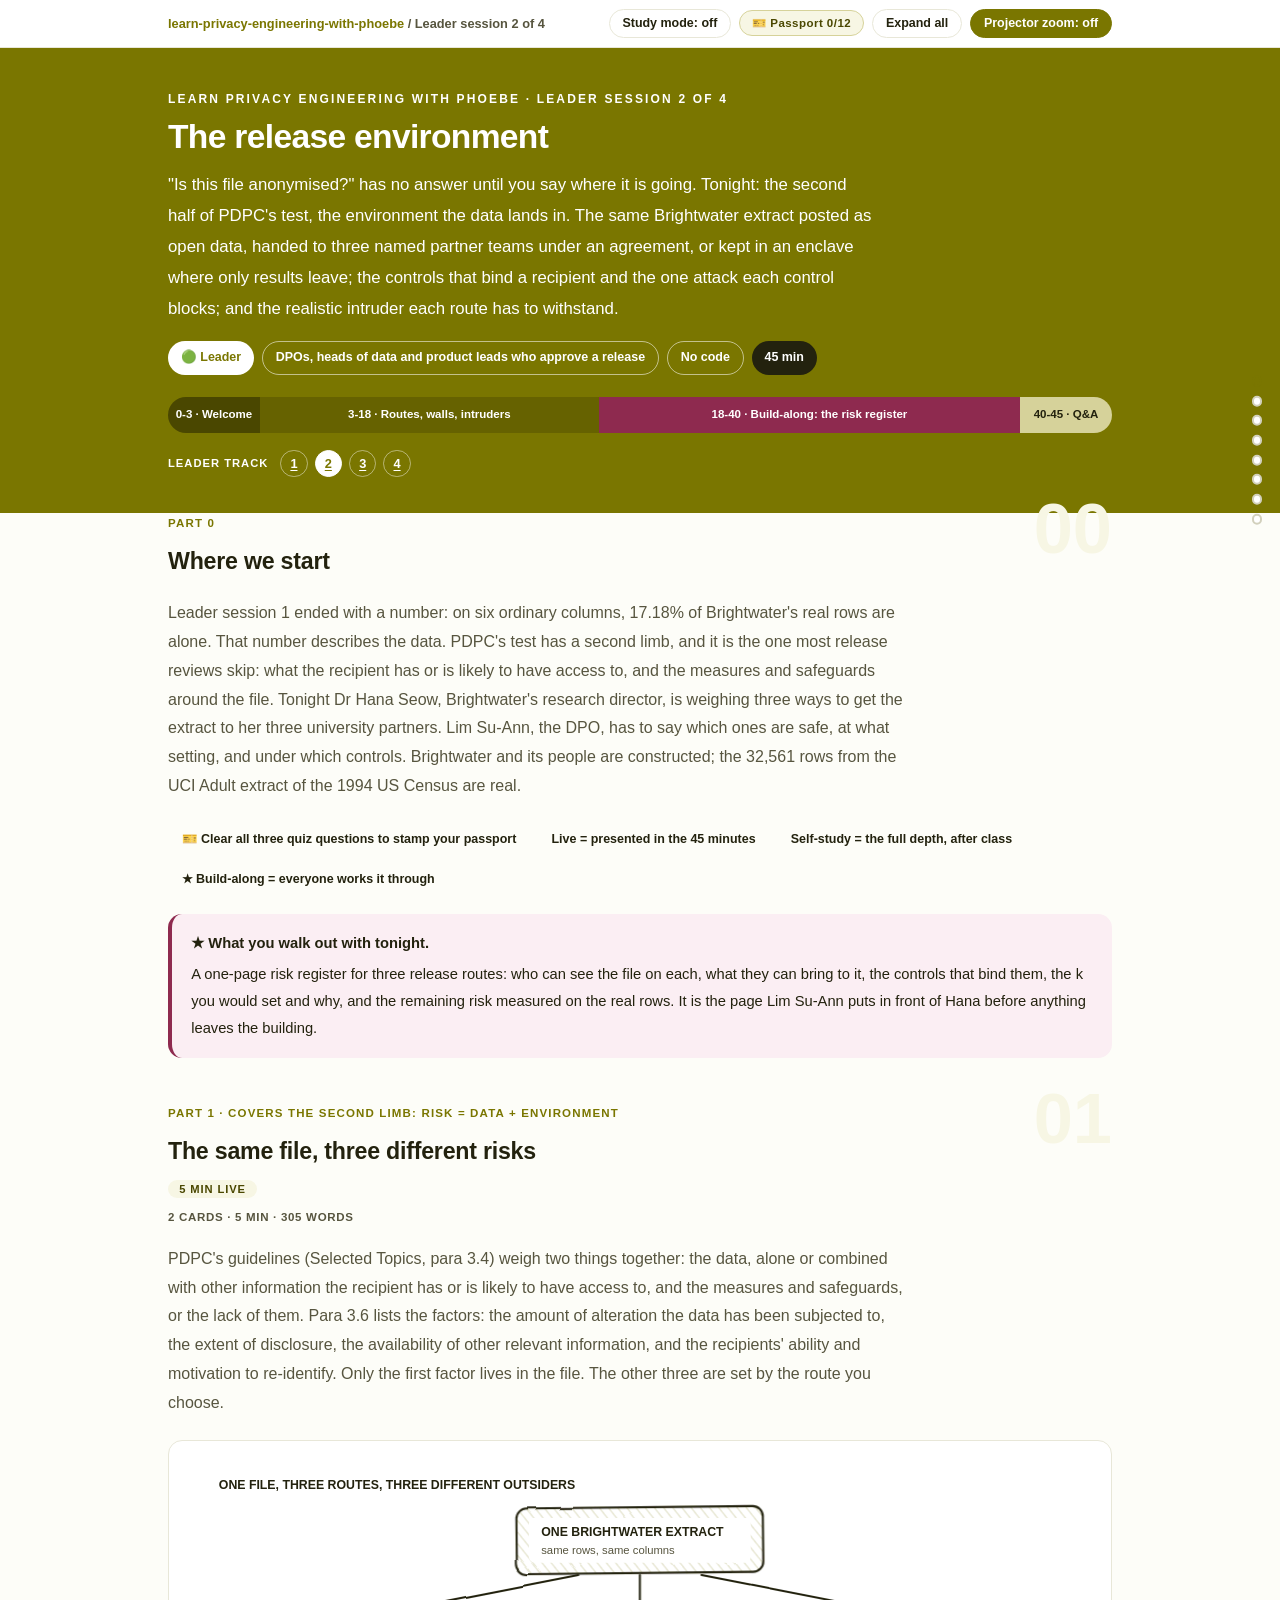
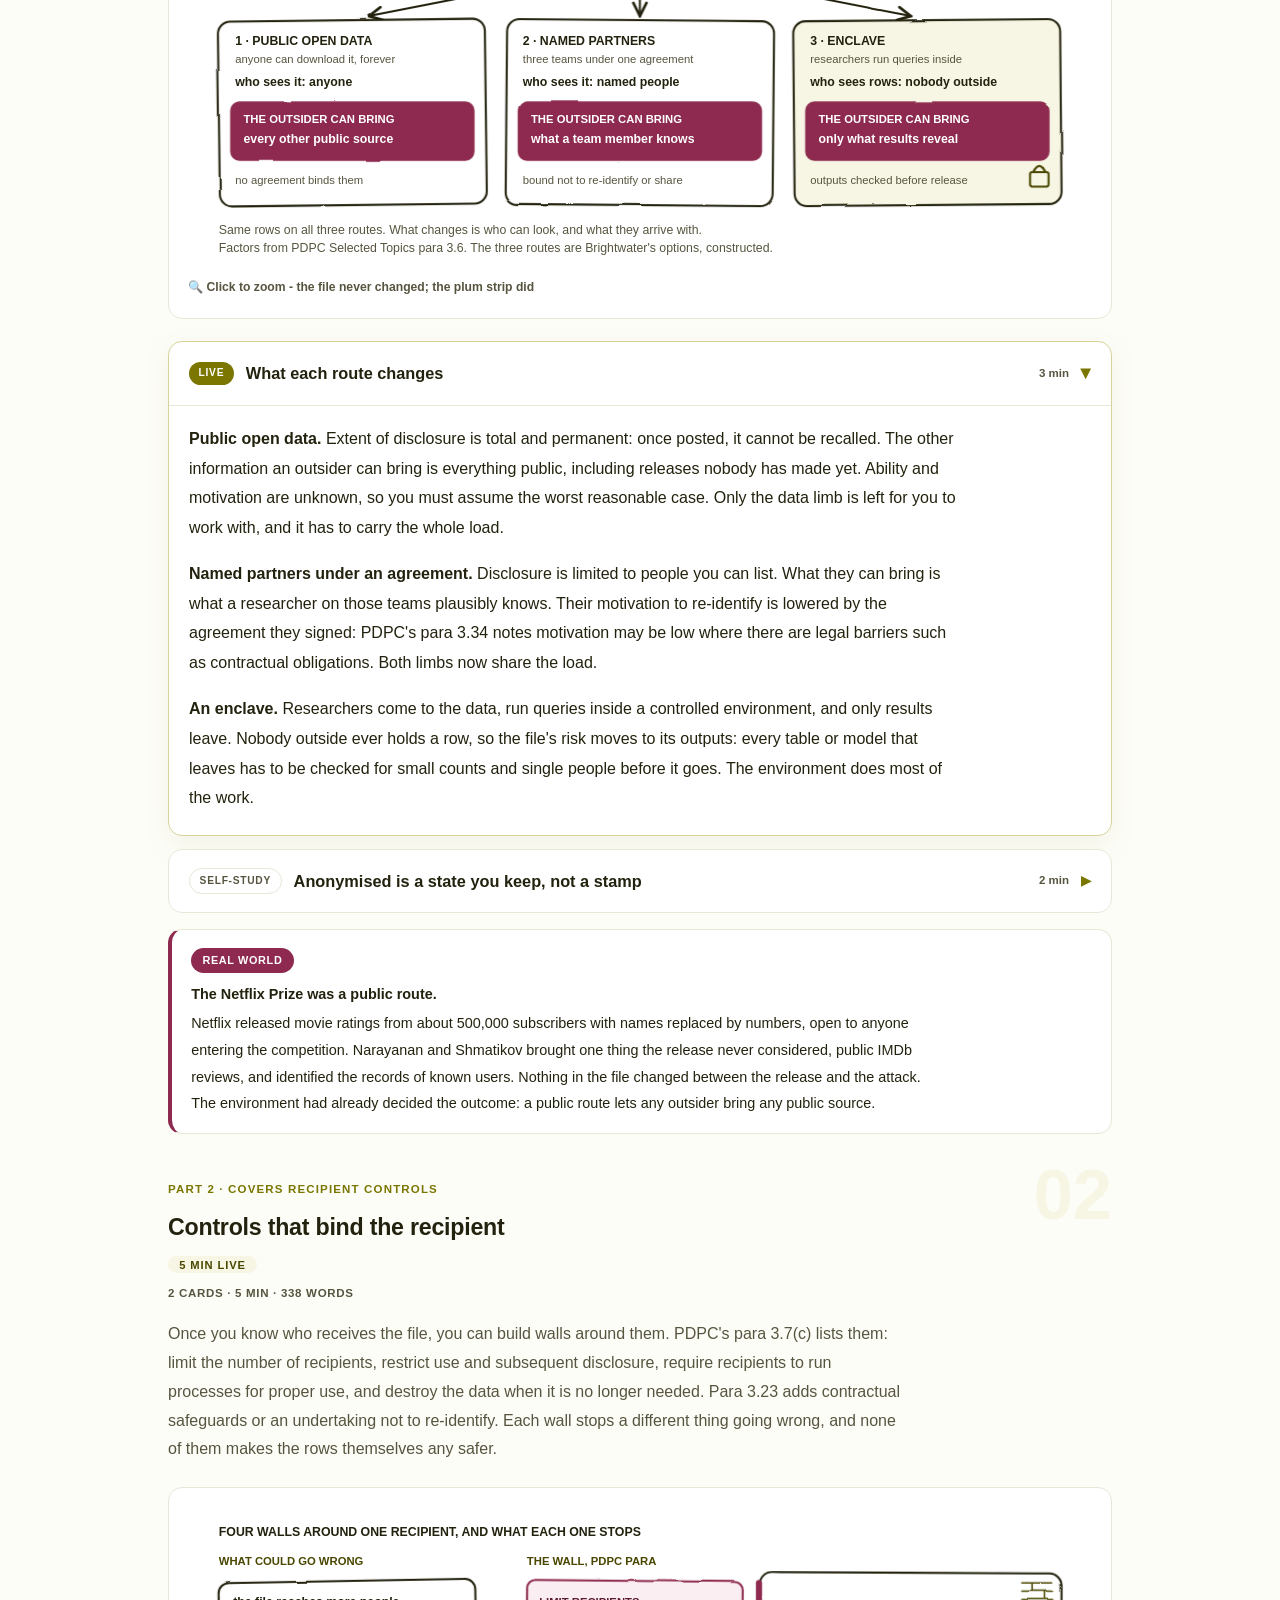
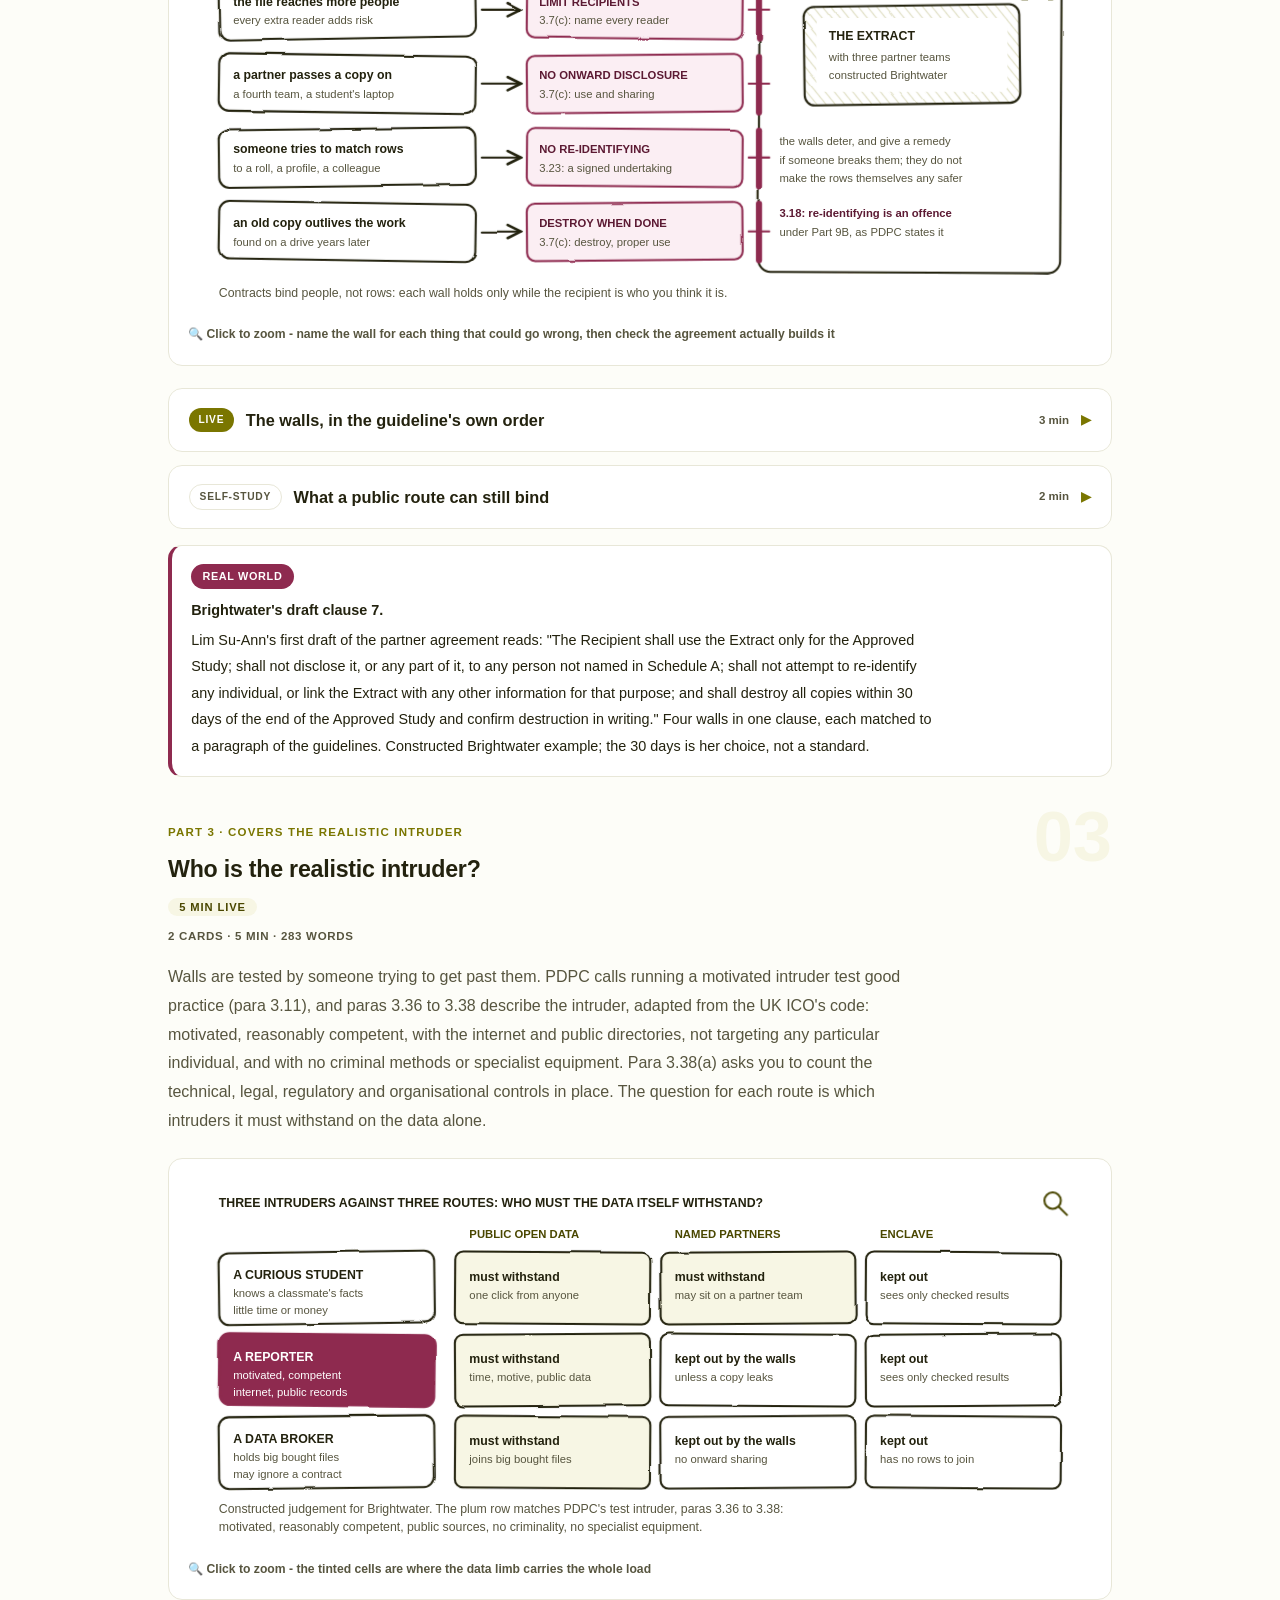
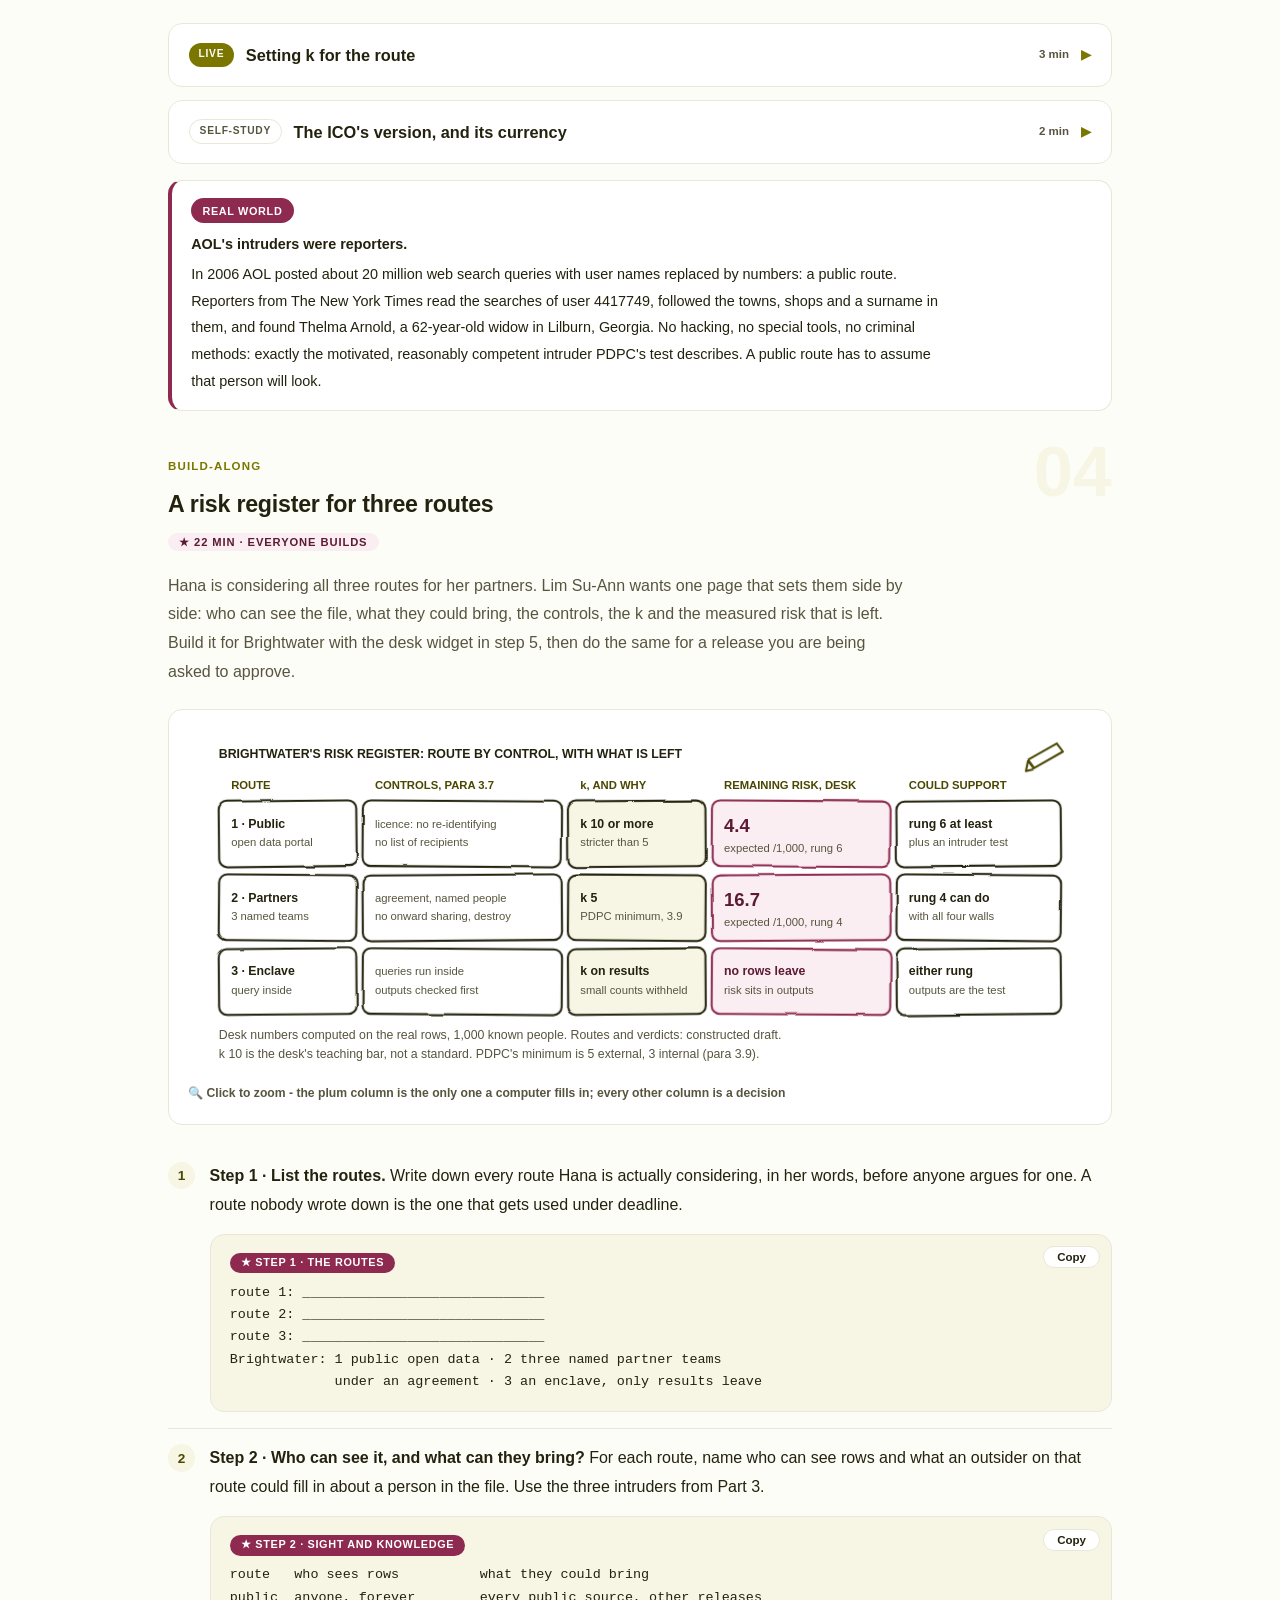
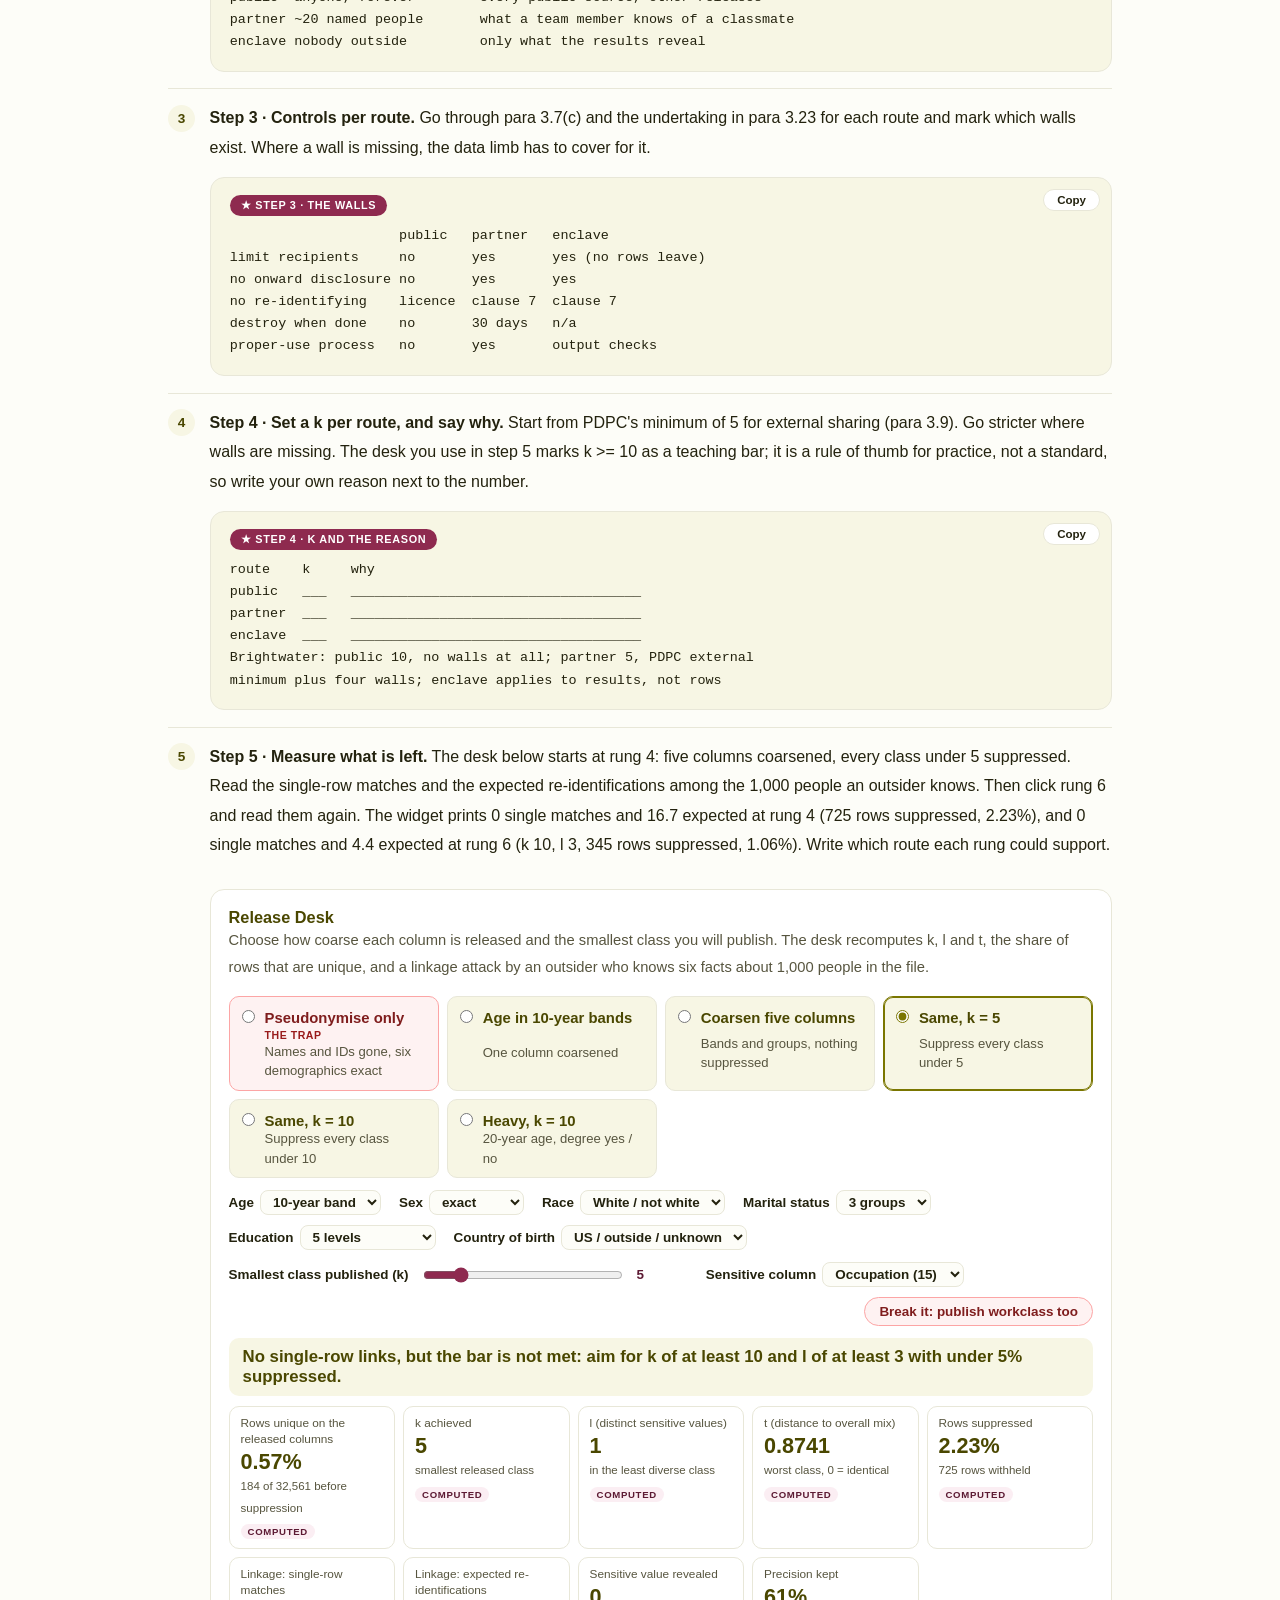
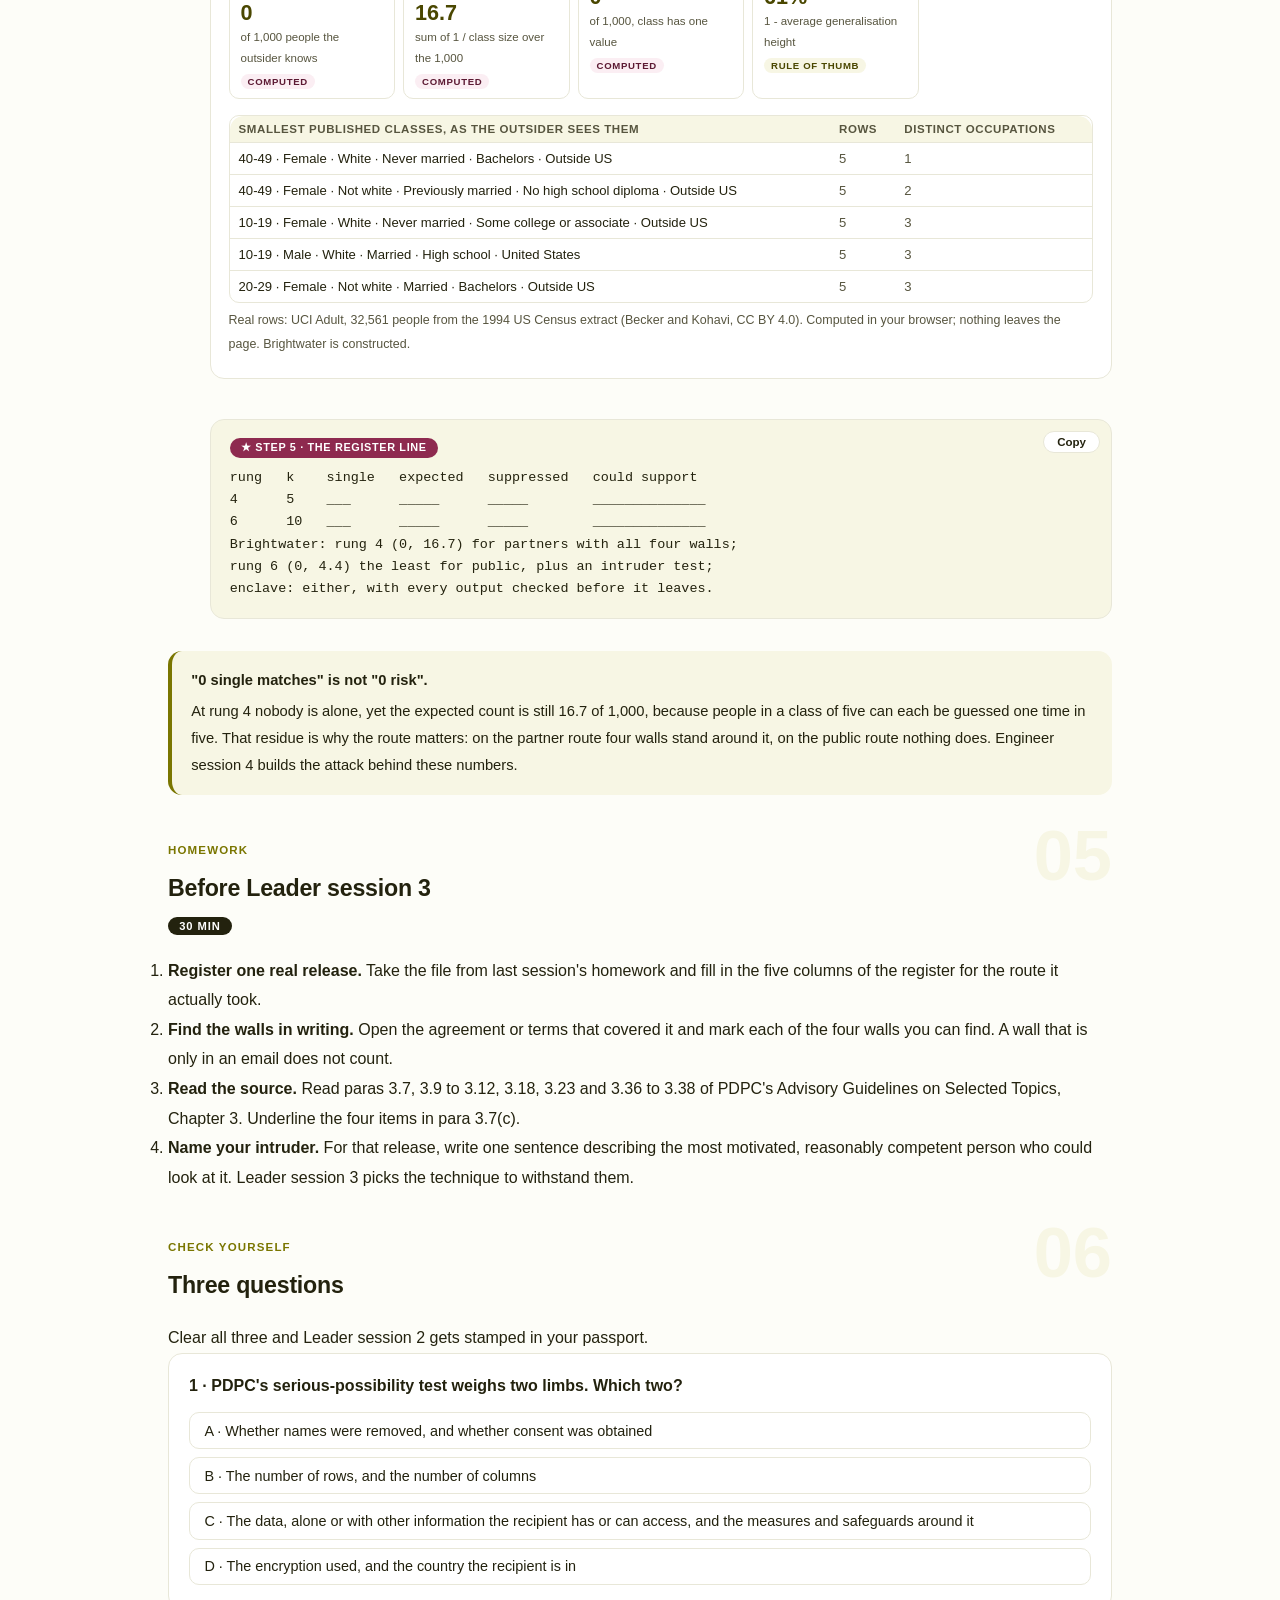
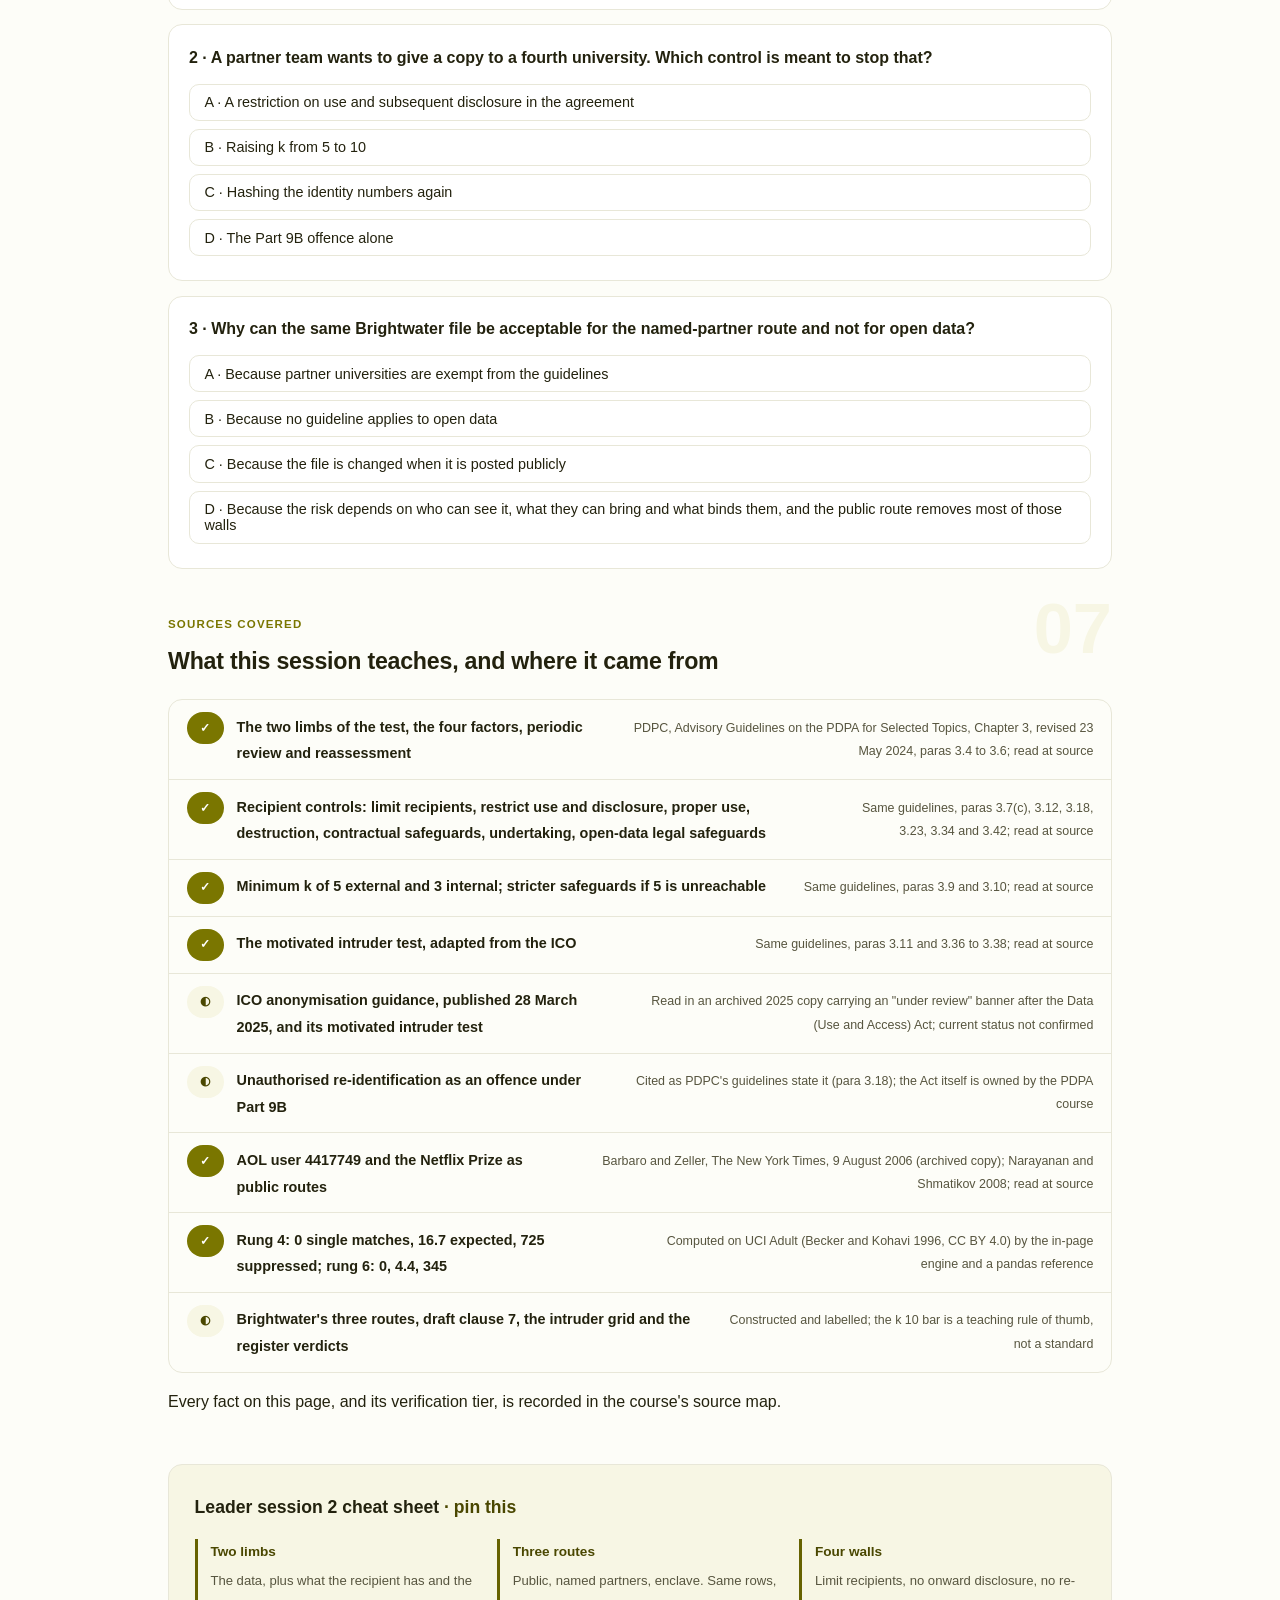
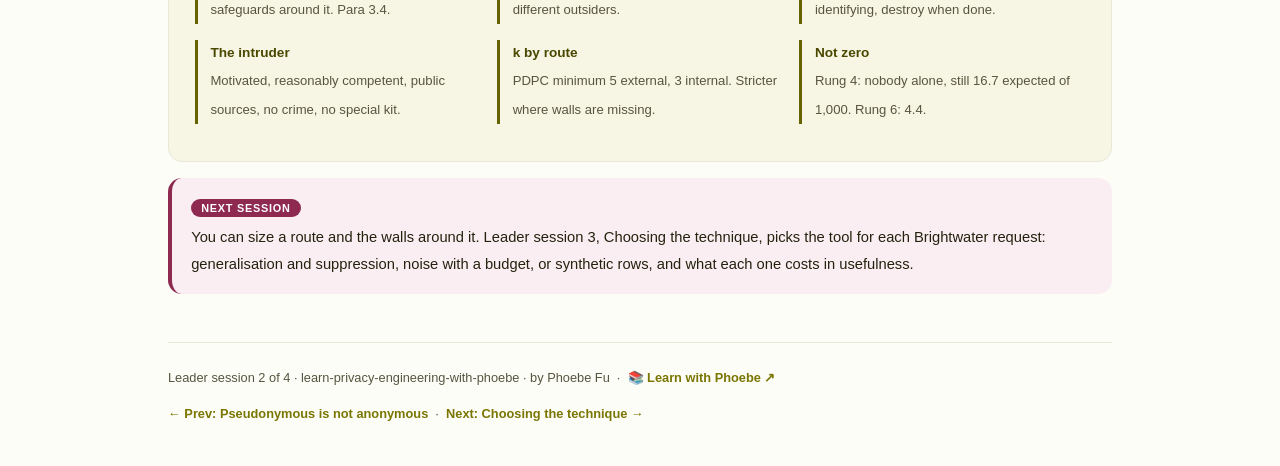
<file: courses/a2-the-release-environment.html>
<!DOCTYPE html>
<html lang="en">
<head>
<meta charset="UTF-8">
<meta name="viewport" content="width=device-width, initial-scale=1.0">
<!-- social:start -->
<meta name="description" content="Leader session 2 of 4. The second half of PDPC's test: where the data lands. Public, named-partner and enclave routes, the controls a recipient can be bound by, the motivated intruder, and a risk register for three routes measured on 32,561 real census rows.">
<meta property="og:type" content="article">
<meta property="og:site_name" content="Learn with Phoebe">
<meta property="og:title" content="The release environment - learn privacy engineering with phoebe">
<meta property="og:description" content="Leader session 2 of 4. The same file can be anonymised for one route and not another. Routes, recipient controls and the realistic intruder.">
<meta property="og:url" content="https://phoebefu6.github.io/learn-privacy-engineering-with-phoebe/courses/a2-the-release-environment.html">
<meta property="og:image" content="https://phoebefu6.github.io/learn-privacy-engineering-with-phoebe/assets/og-cover.png">
<meta property="og:image:width" content="1200">
<meta property="og:image:height" content="630">
<meta name="twitter:card" content="summary_large_image">
<meta name="twitter:title" content="The release environment - learn privacy engineering with phoebe">
<meta name="twitter:description" content="Leader session 2 of 4. Risk is data plus environment: three routes, four walls around a recipient, and the intruder each route must withstand.">
<meta name="twitter:image" content="https://phoebefu6.github.io/learn-privacy-engineering-with-phoebe/assets/og-cover.png">
<!-- social:end -->
<title>Leader session 2 · The release environment - learn privacy engineering with phoebe</title>
<link rel="stylesheet" href="../assets/style.css?v=3">
</head>
<body>

<div class="toolbar">
  <div class="wrap">
    <span class="crumb"><a href="../index.html">learn-privacy-engineering-with-phoebe</a> / Leader session 2 of 4</span>
    <button class="btn" id="toggle-all" type="button">Expand all</button>
    <button class="btn primary" id="zoom-toggle" type="button">Projector zoom: off</button>
  </div>
</div>

<header class="masthead">
  <div class="wrap">
    <div class="eyebrow">Learn Privacy Engineering with Phoebe · Leader session 2 of 4</div>
    <h1>The release <span class="accent">environment</span></h1>
    <p class="sub">"Is this file anonymised?" has no answer until you say where it is going. Tonight: the second half of PDPC's test, the environment the data lands in. The same Brightwater extract posted as open data, handed to three named partner teams under an agreement, or kept in an enclave where only results leave; the controls that bind a recipient and the one attack each control blocks; and the realistic intruder each route has to withstand.</p>
    <div class="chip-row">
      <span class="chip level">🟢 Leader</span>
      <span class="chip audience">DPOs, heads of data and product leads who approve a release</span>
      <span class="chip audience">No code</span>
      <span class="chip time">45 min</span>
    </div>
    <div class="agenda">
      <span class="a1" style="flex:1">0-3 · Welcome</span>
      <span class="a2" style="flex:4">3-18 · Routes, walls, intruders</span>
      <span class="a3" style="flex:5">18-40 · Build-along: the risk register</span>
      <span class="a4" style="flex:1">40-45 · Q&amp;A</span>
    </div>
  </div>
</header>

<main class="wrap">

  <section class="section" id="intro">
    <div class="section-kicker">
      <span class="klabel">Part 0</span>
      <h2>Where we start</h2>
    </div>
    <p class="lede">Leader session 1 ended with a number: on six ordinary columns, 17.18% of Brightwater's real rows are alone. That number describes the data. PDPC's test has a second limb, and it is the one most release reviews skip: what the recipient has or is likely to have access to, and the measures and safeguards around the file. Tonight Dr Hana Seow, Brightwater's research director, is weighing three ways to get the extract to her three university partners. Lim Su-Ann, the DPO, has to say which ones are safe, at what setting, and under which controls. Brightwater and its people are constructed; the 32,561 rows from the UCI Adult extract of the 1994 US Census are real.</p>

    <div class="legend">
      <span class="pill">🎫 Clear all three quiz questions to stamp your passport</span>
      <span class="pill">Live = presented in the 45 minutes</span>
      <span class="pill">Self-study = the full depth, after class</span>
      <span class="pill">★ Build-along = everyone works it through</span>
    </div>

    <div class="callout win">
      <p><strong>★ What you walk out with tonight.</strong> A one-page risk register for three release routes: who can see the file on each, what they can bring to it, the controls that bind them, the k you would set and why, and the remaining risk measured on the real rows. It is the page Lim Su-Ann puts in front of Hana before anything leaves the building.</p>
    </div>
  </section>

  <section class="section" id="part-1">
    <div class="section-kicker">
      <span class="klabel">Part 1 · covers the second limb: risk = data + environment</span>
      <h2>The same file, three different risks</h2>
      <span class="tag concept">5 min live</span>
    </div>
    <p class="lede">PDPC's guidelines (Selected Topics, para 3.4) weigh two things together: the data, alone or combined with other information the recipient has or is likely to have access to, and the measures and safeguards, or the lack of them. Para 3.6 lists the factors: the amount of alteration the data has been subjected to, the extent of disclosure, the availability of other relevant information, and the recipients' ability and motivation to re-identify. Only the first factor lives in the file. The other three are set by the route you choose.</p>

    <figure class="zoomable">
      <svg viewBox="0 0 880 396" xmlns="http://www.w3.org/2000/svg" role="img" aria-label="One Brightwater extract at the top, with three arrows down to three routes. Route 1, public open data: anyone can download it forever, the outsider can bring every other public source, no agreement binds them. Route 2, named partners: three teams under one agreement, the outsider brings what a team member knows, bound not to re-identify or share. Route 3, enclave: researchers run queries inside, nobody outside sees rows, only what the results reveal can leave, and outputs are checked before release. On each route the strip showing what the outsider can bring is drawn in plum.">
        <defs>
          <filter id="a2aSk" x="-3%" y="-3%" width="106%" height="106%"><feTurbulence type="fractalNoise" baseFrequency="0.02" numOctaves="2" seed="29" result="n"/><feDisplacementMap in="SourceGraphic" in2="n" scale="2.4" xChannelSelector="R" yChannelSelector="G"/></filter>
          <pattern id="a2aHc" patternUnits="userSpaceOnUse" width="7" height="7" patternTransform="rotate(-38)"><line x1="0" y1="0" x2="0" y2="7" stroke="#7A7600" stroke-width="1" opacity=".5"/></pattern>
          <marker id="a2aAr" viewBox="0 0 10 10" refX="9" refY="5" markerWidth="8" markerHeight="8" orient="auto"><path d="M1 1 L9 5 L1 9" fill="none" stroke="#23220E" stroke-width="1.6" stroke-linecap="round"/></marker>
        </defs>
        <style>
          .a2aH { font: 800 12px Inter, sans-serif; fill: #23220E; }
          .a2aL { font: 600 12px Inter, sans-serif; fill: #23220E; }
          .a2aS { font: 400 11px Inter, sans-serif; fill: #57553F; }
          .a2aW { font: 800 11px Inter, sans-serif; fill: #FFFFFF; }
          .a2aV { font: 600 12px Inter, sans-serif; fill: #FFFFFF; }
          .a2aN { font: 400 12px Inter, sans-serif; fill: #57553F; }
        </style>

        <text class="a2aH" x="30" y="28">ONE FILE, THREE ROUTES, THREE DIFFERENT OUTSIDERS</text>

        <g filter="url(#a2aSk)" fill="none" stroke="#23220E" stroke-width="2" stroke-linecap="round" stroke-linejoin="round">
          <rect x="320" y="46" width="240" height="64" rx="10" transform="rotate(-0.6 440 78)" fill="url(#a2aHc)"/>
          <path d="M380 112 L176 152" marker-end="url(#a2aAr)"/>
          <path d="M440 112 L440 152" marker-end="url(#a2aAr)"/>
          <path d="M500 112 L704 152" marker-end="url(#a2aAr)"/>
          <rect x="30" y="156" width="260" height="180" rx="12" transform="rotate(-0.7 160 246)" fill="#FFFFFF"/>
          <rect x="310" y="156" width="260" height="180" rx="12" transform="rotate(0.5 440 246)" fill="#FFFFFF"/>
          <rect x="590" y="156" width="260" height="180" rx="12" transform="rotate(-0.5 720 246)" fill="#F7F6E4"/>
          <rect x="42" y="236" width="236" height="56" rx="8" fill="#8E2A4F" stroke="#8E2A4F"/>
          <rect x="322" y="236" width="236" height="56" rx="8" fill="#8E2A4F" stroke="#8E2A4F"/>
          <rect x="602" y="236" width="236" height="56" rx="8" fill="#8E2A4F" stroke="#8E2A4F"/>
          <!-- doodle: a padlock on the enclave -->
          <rect x="820" y="304" width="18" height="14" rx="2" stroke="#4A4700"/>
          <path d="M823 304 Q829 292 835 304" stroke="#4A4700"/>
        </g>

        <rect x="332" y="56" width="216" height="44" rx="6" fill="#FFFFFF"/>
        <text class="a2aH" x="344" y="74">ONE BRIGHTWATER EXTRACT</text>
        <text class="a2aS" x="344" y="92">same rows, same columns</text>

        <text class="a2aH" x="46" y="180">1 · PUBLIC OPEN DATA</text>
        <text class="a2aS" x="46" y="198">anyone can download it, forever</text>
        <text class="a2aL" x="46" y="220">who sees it: anyone</text>
        <text class="a2aW" x="54" y="256">THE OUTSIDER CAN BRING</text>
        <text class="a2aV" x="54" y="276">every other public source</text>
        <text class="a2aS" x="46" y="316">no agreement binds them</text>

        <text class="a2aH" x="326" y="180">2 · NAMED PARTNERS</text>
        <text class="a2aS" x="326" y="198">three teams under one agreement</text>
        <text class="a2aL" x="326" y="220">who sees it: named people</text>
        <text class="a2aW" x="334" y="256">THE OUTSIDER CAN BRING</text>
        <text class="a2aV" x="334" y="276">what a team member knows</text>
        <text class="a2aS" x="326" y="316">bound not to re-identify or share</text>

        <text class="a2aH" x="606" y="180">3 · ENCLAVE</text>
        <text class="a2aS" x="606" y="198">researchers run queries inside</text>
        <text class="a2aL" x="606" y="220">who sees rows: nobody outside</text>
        <text class="a2aW" x="614" y="256">THE OUTSIDER CAN BRING</text>
        <text class="a2aV" x="614" y="276">only what results reveal</text>
        <text class="a2aS" x="606" y="316">outputs checked before release</text>

        <text class="a2aN" x="30" y="364">Same rows on all three routes. What changes is who can look, and what they arrive with.</text>
        <text class="a2aN" x="30" y="382">Factors from PDPC Selected Topics para 3.6. The three routes are Brightwater's options, constructed.</text>
      </svg>
      <figcaption>🔍 Click to zoom - the file never changed; the plum strip did</figcaption>
    </figure>

    <details class="card" open>
      <summary><span class="mode live">Live</span>What each route changes<span class="mini">3 min</span><span class="caret">▶</span></summary>
      <div class="body">
        <p><strong>Public open data.</strong> Extent of disclosure is total and permanent: once posted, it cannot be recalled. The other information an outsider can bring is everything public, including releases nobody has made yet. Ability and motivation are unknown, so you must assume the worst reasonable case. Only the data limb is left for you to work with, and it has to carry the whole load.</p>
        <p><strong>Named partners under an agreement.</strong> Disclosure is limited to people you can list. What they can bring is what a researcher on those teams plausibly knows. Their motivation to re-identify is lowered by the agreement they signed: PDPC's para 3.34 notes motivation may be low where there are legal barriers such as contractual obligations. Both limbs now share the load.</p>
        <p><strong>An enclave.</strong> Researchers come to the data, run queries inside a controlled environment, and only results leave. Nobody outside ever holds a row, so the file's risk moves to its outputs: every table or model that leaves has to be checked for small counts and single people before it goes. The environment does most of the work.</p>
      </div>
    </details>

    <details class="card">
      <summary><span class="mode self">Self-study</span>Anonymised is a state you keep, not a stamp<span class="mini">2 min</span><span class="caret">▶</span></summary>
      <div class="body">
        <p>Para 3.5 of the guidelines says anonymised data is no longer considered personal data, and in the same breath that the effectiveness of anonymisation may degrade over time, so it should be reviewed periodically. Para 3.6 adds that it must be reassessed when the data is combined with other information. The environment is what degrades: a new public dataset appears, a partner team grows, a copy turns up somewhere it should not be. A route that was safe at sign-off needs a review date, and Leader session 4 writes that date into the sign-off memo.</p>
        <p>Whether a given file is personal data in law is a legal question; it belongs to <a href="https://phoebefu6.github.io/learn-pdpa-dnc-with-phoebe/">PDPA and DNC ↗</a>. This session measures the risk and designs the environment.</p>
      </div>
    </details>

    <div class="callout example">
      <span class="ex-pill">Real world</span>
      <p><strong>The Netflix Prize was a public route.</strong> Netflix released movie ratings from about 500,000 subscribers with names replaced by numbers, open to anyone entering the competition. Narayanan and Shmatikov brought one thing the release never considered, public IMDb reviews, and identified the records of known users. Nothing in the file changed between the release and the attack. The environment had already decided the outcome: a public route lets any outsider bring any public source.</p>
    </div>
  </section>

  <section class="section" id="part-2">
    <div class="section-kicker">
      <span class="klabel">Part 2 · covers recipient controls</span>
      <h2>Controls that bind the recipient</h2>
      <span class="tag concept">5 min live</span>
    </div>
    <p class="lede">Once you know who receives the file, you can build walls around them. PDPC's para 3.7(c) lists them: limit the number of recipients, restrict use and subsequent disclosure, require recipients to run processes for proper use, and destroy the data when it is no longer needed. Para 3.23 adds contractual safeguards or an undertaking not to re-identify. Each wall stops a different thing going wrong, and none of them makes the rows themselves any safer.</p>

    <figure class="zoomable">
      <svg viewBox="0 0 880 396" xmlns="http://www.w3.org/2000/svg" role="img" aria-label="A recipient boundary on the right holds the extract shared with three partner teams. Its left edge is drawn as four plum walls. Four things that could go wrong come in from the left, each with an arrow to the wall that blocks it. The file reaching more people is blocked by limiting recipients, para 3.7(c). A partner passing a copy on is blocked by no onward disclosure, para 3.7(c). Someone matching rows to a roll or a profile is blocked by an undertaking not to re-identify, para 3.23. An old copy outliving the work is blocked by destroying it when done, para 3.7(c). Inside, a note says the walls deter and give a remedy but do not make the rows safer, and that PDPC states unauthorised re-identification is an offence under Part 9B, para 3.18.">
        <defs>
          <filter id="a2bSk" x="-3%" y="-3%" width="106%" height="106%"><feTurbulence type="fractalNoise" baseFrequency="0.02" numOctaves="2" seed="31" result="n"/><feDisplacementMap in="SourceGraphic" in2="n" scale="2.4" xChannelSelector="R" yChannelSelector="G"/></filter>
          <pattern id="a2bHc" patternUnits="userSpaceOnUse" width="7" height="7" patternTransform="rotate(-38)"><line x1="0" y1="0" x2="0" y2="7" stroke="#7A7600" stroke-width="1" opacity=".5"/></pattern>
          <marker id="a2bAr" viewBox="0 0 10 10" refX="9" refY="5" markerWidth="8" markerHeight="8" orient="auto"><path d="M1 1 L9 5 L1 9" fill="none" stroke="#23220E" stroke-width="1.6" stroke-linecap="round"/></marker>
        </defs>
        <style>
          .a2bH { font: 800 12px Inter, sans-serif; fill: #23220E; }
          .a2bL { font: 600 12px Inter, sans-serif; fill: #23220E; }
          .a2bS { font: 400 11px Inter, sans-serif; fill: #57553F; }
          .a2bB { font: 800 11px Inter, sans-serif; fill: #5C1A33; }
          .a2bA { font: 700 11px Inter, sans-serif; fill: #4A4700; }
          .a2bN { font: 400 12px Inter, sans-serif; fill: #57553F; }
        </style>

        <text class="a2bH" x="30" y="28">FOUR WALLS AROUND ONE RECIPIENT, AND WHAT EACH ONE STOPS</text>
        <text class="a2bA" x="30" y="56">WHAT COULD GO WRONG</text>
        <text class="a2bA" x="330" y="56">THE WALL, PDPC PARA</text>

        <g filter="url(#a2bSk)" fill="none" stroke="#23220E" stroke-width="2" stroke-linecap="round" stroke-linejoin="round">
          <rect x="30" y="72" width="250" height="56" rx="10" transform="rotate(-1 155 100)" fill="#FFFFFF"/>
          <rect x="30" y="144" width="250" height="56" rx="10" transform="rotate(0.8 155 172)" fill="#FFFFFF"/>
          <rect x="30" y="216" width="250" height="56" rx="10" transform="rotate(-0.7 155 244)" fill="#FFFFFF"/>
          <rect x="30" y="288" width="250" height="56" rx="10" transform="rotate(0.9 155 316)" fill="#FFFFFF"/>
          <path d="M286 100 L324 100" marker-end="url(#a2bAr)"/>
          <path d="M286 172 L324 172" marker-end="url(#a2bAr)"/>
          <path d="M286 244 L324 244" marker-end="url(#a2bAr)"/>
          <path d="M286 316 L324 316" marker-end="url(#a2bAr)"/>
          <rect x="330" y="72" width="210" height="56" rx="8" transform="rotate(0.6 435 100)" fill="#FBEEF3" stroke="#8E2A4F"/>
          <rect x="330" y="144" width="210" height="56" rx="8" transform="rotate(-0.6 435 172)" fill="#FBEEF3" stroke="#8E2A4F"/>
          <rect x="330" y="216" width="210" height="56" rx="8" transform="rotate(0.5 435 244)" fill="#FBEEF3" stroke="#8E2A4F"/>
          <rect x="330" y="288" width="210" height="56" rx="8" transform="rotate(-0.5 435 316)" fill="#FBEEF3" stroke="#8E2A4F"/>
          <rect x="556" y="64" width="294" height="292" rx="12" transform="rotate(0.3 703 210)" fill="#FFFFFF"/>
          <path d="M556 74 L556 128" stroke="#8E2A4F" stroke-width="6"/>
          <path d="M556 146 L556 200" stroke="#8E2A4F" stroke-width="6"/>
          <path d="M556 218 L556 272" stroke="#8E2A4F" stroke-width="6"/>
          <path d="M556 290 L556 344" stroke="#8E2A4F" stroke-width="6"/>
          <path d="M546 100 L566 100 M546 172 L566 172 M546 244 L566 244 M546 316 L566 316" stroke="#8E2A4F"/>
          <rect x="600" y="96" width="210" height="96" rx="10" transform="rotate(-0.8 705 144)" fill="url(#a2bHc)"/>
          <!-- doodle: brickwork in the corner of the boundary -->
          <path d="M812 74 L842 74 M812 82 L842 82 M812 90 L842 90 M822 74 L822 82 M834 82 L834 90" stroke="#4A4700" stroke-width="1.5"/>
        </g>

        <rect x="612" y="108" width="186" height="72" rx="6" fill="#FFFFFF"/>

        <text class="a2bL" x="44" y="96">the file reaches more people</text>
        <text class="a2bS" x="44" y="114">every extra reader adds risk</text>
        <text class="a2bL" x="44" y="168">a partner passes a copy on</text>
        <text class="a2bS" x="44" y="186">a fourth team, a student's laptop</text>
        <text class="a2bL" x="44" y="240">someone tries to match rows</text>
        <text class="a2bS" x="44" y="258">to a roll, a profile, a colleague</text>
        <text class="a2bL" x="44" y="312">an old copy outlives the work</text>
        <text class="a2bS" x="44" y="330">found on a drive years later</text>

        <text class="a2bB" x="342" y="96">LIMIT RECIPIENTS</text>
        <text class="a2bS" x="342" y="114">3.7(c): name every reader</text>
        <text class="a2bB" x="342" y="168">NO ONWARD DISCLOSURE</text>
        <text class="a2bS" x="342" y="186">3.7(c): use and sharing</text>
        <text class="a2bB" x="342" y="240">NO RE-IDENTIFYING</text>
        <text class="a2bS" x="342" y="258">3.23: a signed undertaking</text>
        <text class="a2bB" x="342" y="312">DESTROY WHEN DONE</text>
        <text class="a2bS" x="342" y="330">3.7(c): destroy, proper use</text>

        <text class="a2bH" x="624" y="130">THE EXTRACT</text>
        <text class="a2bS" x="624" y="150">with three partner teams</text>
        <text class="a2bS" x="624" y="168">constructed Brightwater</text>

        <text class="a2bS" x="576" y="232">the walls deter, and give a remedy</text>
        <text class="a2bS" x="576" y="250">if someone breaks them; they do not</text>
        <text class="a2bS" x="576" y="268">make the rows themselves any safer</text>
        <text class="a2bB" x="576" y="302">3.18: re-identifying is an offence</text>
        <text class="a2bS" x="576" y="320">under Part 9B, as PDPC states it</text>

        <text class="a2bN" x="30" y="380">Contracts bind people, not rows: each wall holds only while the recipient is who you think it is.</text>
      </svg>
      <figcaption>🔍 Click to zoom - name the wall for each thing that could go wrong, then check the agreement actually builds it</figcaption>
    </figure>

    <details class="card">
      <summary><span class="mode live">Live</span>The walls, in the guideline's own order<span class="mini">3 min</span><span class="caret">▶</span></summary>
      <div class="body">
        <p><strong>Limit and name the recipients (para 3.7(c)).</strong> "Three university teams" is not a list. A list has names, and a rule for adding one. Every extra reader is one more person who might know something about someone in the file.</p>
        <p><strong>Restrict use and subsequent disclosure (para 3.7(c)).</strong> The wall that stops the file travelling: the extract may be used only for the stated study and may not be passed to anyone outside the list. Without it, a careful release to three teams becomes an uncontrolled release to whoever they trust.</p>
        <p><strong>Proper-use processes and destruction (para 3.7(c)).</strong> Recipients must run processes that keep the data used as agreed, and destroy it when it is no longer needed. A copy that outlives the project is a copy nobody is watching.</p>
        <p><strong>No re-identification (paras 3.18 and 3.23).</strong> Para 3.18 says organisations will still need contractual safeguards against re-identification even where the recipient sits outside the PDPA. Para 3.23 names the form: contractual safeguards, or an undertaking not to re-identify. Para 3.42 gives contract examples worth reading before you draft your own.</p>
      </div>
    </details>

    <details class="card">
      <summary><span class="mode self">Self-study</span>What a public route can still bind<span class="mini">2 min</span><span class="caret">▶</span></summary>
      <div class="body">
        <p>Open data has no recipient list, so most of the walls fall away. Para 3.12 asks organisations releasing open data to consider legal safeguards, for example prohibiting unauthorised intentional re-identification in the terms of use. A licence term is the only wall left, and nobody signs it in front of you. That is why a public route leans almost entirely on the data limb.</p>
        <p>The guidelines also state that the unauthorised re-identification of anonymised information is an offence under Part 9B of the PDPA (para 3.18). Treat that as the guideline's statement; what the Act provides, and when it applies, is covered in <a href="https://phoebefu6.github.io/learn-pdpa-dnc-with-phoebe/">PDPA and DNC ↗</a>. An offence deters a careful researcher; it does not deter someone who never expects to be traced.</p>
        <p>For a published count table, the small-cell rule that keeps single people out of the cells is taught in <a href="https://phoebefu6.github.io/learn-smart-city-with-phoebe/">Smart City ↗</a>. For who may query what inside your own walls, see <a href="https://phoebefu6.github.io/learn-data-access-control-with-phoebe/">Data Access Control ↗</a>.</p>
      </div>
    </details>

    <div class="callout example">
      <span class="ex-pill">Real world</span>
      <p><strong>Brightwater's draft clause 7.</strong> Lim Su-Ann's first draft of the partner agreement reads: "The Recipient shall use the Extract only for the Approved Study; shall not disclose it, or any part of it, to any person not named in Schedule A; shall not attempt to re-identify any individual, or link the Extract with any other information for that purpose; and shall destroy all copies within 30 days of the end of the Approved Study and confirm destruction in writing." Four walls in one clause, each matched to a paragraph of the guidelines. Constructed Brightwater example; the 30 days is her choice, not a standard.</p>
    </div>
  </section>

  <section class="section" id="part-3">
    <div class="section-kicker">
      <span class="klabel">Part 3 · covers the realistic intruder</span>
      <h2>Who is the realistic intruder?</h2>
      <span class="tag concept">5 min live</span>
    </div>
    <p class="lede">Walls are tested by someone trying to get past them. PDPC calls running a motivated intruder test good practice (para 3.11), and paras 3.36 to 3.38 describe the intruder, adapted from the UK ICO's code: motivated, reasonably competent, with the internet and public directories, not targeting any particular individual, and with no criminal methods or specialist equipment. Para 3.38(a) asks you to count the technical, legal, regulatory and organisational controls in place. The question for each route is which intruders it must withstand on the data alone.</p>

    <figure class="zoomable">
      <svg viewBox="0 0 880 360" xmlns="http://www.w3.org/2000/svg" role="img" aria-label="A grid of three intruders against three routes. A curious student, who knows a classmate's facts but has little time or money: the public route and the named-partner route must withstand them, the enclave keeps them out because they see only checked results. A reporter, in plum, motivated and competent with the internet and public records: the public route must withstand them, the named-partner route keeps them out with its walls unless a copy leaks, the enclave keeps them out. A data broker holding big bought files who may ignore a contract: the public route must withstand them, the named-partner route keeps them out by banning onward sharing, the enclave has no rows for them to join. The reporter row matches the intruder PDPC's test assumes.">
        <defs>
          <filter id="a2cSk" x="-3%" y="-3%" width="106%" height="106%"><feTurbulence type="fractalNoise" baseFrequency="0.02" numOctaves="2" seed="37" result="n"/><feDisplacementMap in="SourceGraphic" in2="n" scale="2.4" xChannelSelector="R" yChannelSelector="G"/></filter>
          <pattern id="a2cHc" patternUnits="userSpaceOnUse" width="7" height="7" patternTransform="rotate(-38)"><line x1="0" y1="0" x2="0" y2="7" stroke="#7A7600" stroke-width="1" opacity=".5"/></pattern>
          <marker id="a2cAr" viewBox="0 0 10 10" refX="9" refY="5" markerWidth="8" markerHeight="8" orient="auto"><path d="M1 1 L9 5 L1 9" fill="none" stroke="#23220E" stroke-width="1.6" stroke-linecap="round"/></marker>
        </defs>
        <style>
          .a2cH { font: 800 12px Inter, sans-serif; fill: #23220E; }
          .a2cL { font: 600 12px Inter, sans-serif; fill: #23220E; }
          .a2cS { font: 400 11px Inter, sans-serif; fill: #57553F; }
          .a2cA { font: 700 11px Inter, sans-serif; fill: #4A4700; }
          .a2cW { font: 800 12px Inter, sans-serif; fill: #FFFFFF; }
          .a2cY { font: 400 11px Inter, sans-serif; fill: #FFFFFF; }
          .a2cN { font: 400 12px Inter, sans-serif; fill: #57553F; }
        </style>

        <text class="a2cH" x="30" y="28">THREE INTRUDERS AGAINST THREE ROUTES: WHO MUST THE DATA ITSELF WITHSTAND?</text>
        <text class="a2cA" x="274" y="58">PUBLIC OPEN DATA</text>
        <text class="a2cA" x="474" y="58">NAMED PARTNERS</text>
        <text class="a2cA" x="674" y="58">ENCLAVE</text>

        <g filter="url(#a2cSk)" fill="none" stroke="#23220E" stroke-width="2" stroke-linecap="round" stroke-linejoin="round">
          <rect x="30" y="72" width="210" height="70" rx="10" transform="rotate(-0.8 135 107)" fill="#FFFFFF"/>
          <rect x="30" y="152" width="210" height="70" rx="10" transform="rotate(0.6 135 187)" fill="#8E2A4F" stroke="#8E2A4F"/>
          <rect x="30" y="232" width="210" height="70" rx="10" transform="rotate(-0.6 135 267)" fill="#FFFFFF"/>

          <rect x="260" y="72" width="190" height="70" rx="8" transform="rotate(0.4 355 107)" fill="#F7F6E4"/>
          <rect x="460" y="72" width="190" height="70" rx="8" transform="rotate(-0.4 555 107)" fill="#F7F6E4"/>
          <rect x="660" y="72" width="190" height="70" rx="8" transform="rotate(0.4 755 107)" fill="#FFFFFF"/>

          <rect x="260" y="152" width="190" height="70" rx="8" transform="rotate(-0.4 355 187)" fill="#F7F6E4"/>
          <rect x="460" y="152" width="190" height="70" rx="8" transform="rotate(0.4 555 187)" fill="#FFFFFF"/>
          <rect x="660" y="152" width="190" height="70" rx="8" transform="rotate(-0.4 755 187)" fill="#FFFFFF"/>

          <rect x="260" y="232" width="190" height="70" rx="8" transform="rotate(0.4 355 267)" fill="#F7F6E4"/>
          <rect x="460" y="232" width="190" height="70" rx="8" transform="rotate(-0.4 555 267)" fill="#FFFFFF"/>
          <rect x="660" y="232" width="190" height="70" rx="8" transform="rotate(0.4 755 267)" fill="#FFFFFF"/>
          <!-- doodle: a magnifying glass by the title -->
          <circle cx="842" cy="22" r="8" stroke="#4A4700"/>
          <path d="M848 28 L856 36" stroke="#4A4700"/>
        </g>

        <text class="a2cH" x="44" y="98">A CURIOUS STUDENT</text>
        <text class="a2cS" x="44" y="116">knows a classmate's facts</text>
        <text class="a2cS" x="44" y="132">little time or money</text>
        <text class="a2cW" x="44" y="178">A REPORTER</text>
        <text class="a2cY" x="44" y="196">motivated, competent</text>
        <text class="a2cY" x="44" y="212">internet, public records</text>
        <text class="a2cH" x="44" y="258">A DATA BROKER</text>
        <text class="a2cS" x="44" y="276">holds big bought files</text>
        <text class="a2cS" x="44" y="292">may ignore a contract</text>

        <text class="a2cL" x="274" y="100">must withstand</text>
        <text class="a2cS" x="274" y="118">one click from anyone</text>
        <text class="a2cL" x="474" y="100">must withstand</text>
        <text class="a2cS" x="474" y="118">may sit on a partner team</text>
        <text class="a2cL" x="674" y="100">kept out</text>
        <text class="a2cS" x="674" y="118">sees only checked results</text>

        <text class="a2cL" x="274" y="180">must withstand</text>
        <text class="a2cS" x="274" y="198">time, motive, public data</text>
        <text class="a2cL" x="474" y="180">kept out by the walls</text>
        <text class="a2cS" x="474" y="198">unless a copy leaks</text>
        <text class="a2cL" x="674" y="180">kept out</text>
        <text class="a2cS" x="674" y="198">sees only checked results</text>

        <text class="a2cL" x="274" y="260">must withstand</text>
        <text class="a2cS" x="274" y="278">joins big bought files</text>
        <text class="a2cL" x="474" y="260">kept out by the walls</text>
        <text class="a2cS" x="474" y="278">no onward sharing</text>
        <text class="a2cL" x="674" y="260">kept out</text>
        <text class="a2cS" x="674" y="278">has no rows to join</text>

        <text class="a2cN" x="30" y="326">Constructed judgement for Brightwater. The plum row matches PDPC's test intruder, paras 3.36 to 3.38:</text>
        <text class="a2cN" x="30" y="344">motivated, reasonably competent, public sources, no criminality, no specialist equipment.</text>
      </svg>
      <figcaption>🔍 Click to zoom - the tinted cells are where the data limb carries the whole load</figcaption>
    </figure>

    <details class="card">
      <summary><span class="mode live">Live</span>Setting k for the route<span class="mini">3 min</span><span class="caret">▶</span></summary>
      <div class="body">
        <p><strong>PDPC's numbers.</strong> Para 3.9 sets a minimum k-anonymity value of 5 for sharing with external parties, and a lower minimum of 3 for internal sharing with controls. Other methods are acceptable if they show a similar or lower risk of re-identification. k counts how many people share each combination of the columns an outsider could know; k = 5 means nobody is in a group smaller than five.</p>
        <p><strong>If 5 is out of reach.</strong> Para 3.10 says that where k = 5 cannot be reached, more stringent safeguards are needed, for example tracking data lineage and disposing of the data after use. The environment is asked to make up for what the data cannot carry.</p>
        <p><strong>The number is a floor, and contested above it.</strong> 5 is a minimum for external sharing, not a target for open data. How high a public release should go is not settled in the guidance or the literature, and Engineer session 3 shows why k on its own can still leak. Say which k you set and why, rather than borrowing a number.</p>
      </div>
    </details>

    <details class="card">
      <summary><span class="mode self">Self-study</span>The ICO's version, and its currency<span class="mini">2 min</span><span class="caret">▶</span></summary>
      <div class="body">
        <p>PDPC's test is adapted from the UK ICO. The ICO's anonymisation guidance, published 28 March 2025, asks you to consider all practical steps reasonably likely to be used by someone motivated to identify people, and says you should adopt a motivated intruder test as part of your risk assessment. The archived copy read for these pages carries a banner that the guidance is under review, because the Data (Use and Access) Act came into law on 19 June 2025. Whether it has since been revised could not be confirmed; check the live ICO page before quoting it. For UK and EU law, see <a href="https://phoebefu6.github.io/learn-gdpr-with-phoebe/">GDPR ↗</a>.</p>
      </div>
    </details>

    <div class="callout example">
      <span class="ex-pill">Real world</span>
      <p><strong>AOL's intruders were reporters.</strong> In 2006 AOL posted about 20 million web search queries with user names replaced by numbers: a public route. Reporters from The New York Times read the searches of user 4417749, followed the towns, shops and a surname in them, and found Thelma Arnold, a 62-year-old widow in Lilburn, Georgia. No hacking, no special tools, no criminal methods: exactly the motivated, reasonably competent intruder PDPC's test describes. A public route has to assume that person will look.</p>
    </div>
  </section>

  <section class="section" id="demo-1">
    <div class="section-kicker">
      <span class="klabel">Build-along</span>
      <h2>A risk register for three routes</h2>
      <span class="tag demo">★ 22 min · everyone builds</span>
    </div>
    <p class="lede">Hana is considering all three routes for her partners. Lim Su-Ann wants one page that sets them side by side: who can see the file, what they could bring, the controls, the k and the measured risk that is left. Build it for Brightwater with the desk widget in step 5, then do the same for a release you are being asked to approve.</p>

    <figure class="zoomable">
      <svg viewBox="0 0 880 334" xmlns="http://www.w3.org/2000/svg" role="img" aria-label="A risk register grid with three rows and five columns. Public route: controls are a licence banning re-identification and no list of recipients; k 10 or more, stricter than 5; remaining risk 4.4 expected re-identifications per 1,000 known people at rung 6; could support rung 6 at least plus an intruder test. Partners route: agreement with named people, no onward sharing, destroy; k 5, the PDPC minimum in para 3.9; remaining risk 16.7 expected per 1,000 at rung 4; rung 4 can do with all four walls. Enclave: queries run inside, outputs checked first; k on results, small counts withheld; no rows leave, risk sits in outputs; either rung, outputs are the test. The remaining-risk column is drawn in plum.">
        <defs>
          <filter id="a2dSk" x="-3%" y="-3%" width="106%" height="106%"><feTurbulence type="fractalNoise" baseFrequency="0.02" numOctaves="2" seed="41" result="n"/><feDisplacementMap in="SourceGraphic" in2="n" scale="2.4" xChannelSelector="R" yChannelSelector="G"/></filter>
          <pattern id="a2dHc" patternUnits="userSpaceOnUse" width="7" height="7" patternTransform="rotate(-38)"><line x1="0" y1="0" x2="0" y2="7" stroke="#7A7600" stroke-width="1" opacity=".5"/></pattern>
          <marker id="a2dAr" viewBox="0 0 10 10" refX="9" refY="5" markerWidth="8" markerHeight="8" orient="auto"><path d="M1 1 L9 5 L1 9" fill="none" stroke="#23220E" stroke-width="1.6" stroke-linecap="round"/></marker>
        </defs>
        <style>
          .a2dH { font: 800 12px Inter, sans-serif; fill: #23220E; }
          .a2dL { font: 600 12px Inter, sans-serif; fill: #23220E; }
          .a2dS { font: 400 11px Inter, sans-serif; fill: #57553F; }
          .a2dA { font: 700 11px Inter, sans-serif; fill: #4A4700; }
          .a2dX { font: 800 18px Inter, sans-serif; fill: #5C1A33; }
          .a2dB { font: 800 12px Inter, sans-serif; fill: #5C1A33; }
          .a2dN { font: 400 12px Inter, sans-serif; fill: #57553F; }
        </style>

        <text class="a2dH" x="30" y="28">BRIGHTWATER'S RISK REGISTER: ROUTE BY CONTROL, WITH WHAT IS LEFT</text>
        <text class="a2dA" x="42" y="58">ROUTE</text>
        <text class="a2dA" x="182" y="58">CONTROLS, PARA 3.7</text>
        <text class="a2dA" x="382" y="58">k, AND WHY</text>
        <text class="a2dA" x="522" y="58">REMAINING RISK, DESK</text>
        <text class="a2dA" x="702" y="58">COULD SUPPORT</text>

        <g filter="url(#a2dSk)" fill="none" stroke="#23220E" stroke-width="2" stroke-linecap="round" stroke-linejoin="round">
          <rect x="30" y="70" width="134" height="64" rx="8" transform="rotate(-0.6 97 102)" fill="#FFFFFF"/>
          <rect x="170" y="70" width="194" height="64" rx="8" transform="rotate(0.4 267 102)" fill="#FFFFFF"/>
          <rect x="370" y="70" width="134" height="64" rx="8" transform="rotate(-0.4 437 102)" fill="#F7F6E4"/>
          <rect x="510" y="70" width="174" height="64" rx="8" transform="rotate(0.4 597 102)" fill="#FBEEF3" stroke="#8E2A4F"/>
          <rect x="690" y="70" width="160" height="64" rx="8" transform="rotate(-0.5 770 102)" fill="#FFFFFF"/>

          <rect x="30" y="142" width="134" height="64" rx="8" transform="rotate(0.5 97 174)" fill="#FFFFFF"/>
          <rect x="170" y="142" width="194" height="64" rx="8" transform="rotate(-0.4 267 174)" fill="#FFFFFF"/>
          <rect x="370" y="142" width="134" height="64" rx="8" transform="rotate(0.4 437 174)" fill="#F7F6E4"/>
          <rect x="510" y="142" width="174" height="64" rx="8" transform="rotate(-0.4 597 174)" fill="#FBEEF3" stroke="#8E2A4F"/>
          <rect x="690" y="142" width="160" height="64" rx="8" transform="rotate(0.5 770 174)" fill="#FFFFFF"/>

          <rect x="30" y="214" width="134" height="64" rx="8" transform="rotate(-0.5 97 246)" fill="#FFFFFF"/>
          <rect x="170" y="214" width="194" height="64" rx="8" transform="rotate(0.4 267 246)" fill="#FFFFFF"/>
          <rect x="370" y="214" width="134" height="64" rx="8" transform="rotate(-0.4 437 246)" fill="#F7F6E4"/>
          <rect x="510" y="214" width="174" height="64" rx="8" transform="rotate(0.4 597 246)" fill="#FBEEF3" stroke="#8E2A4F"/>
          <rect x="690" y="214" width="160" height="64" rx="8" transform="rotate(-0.5 770 246)" fill="#FFFFFF"/>
          <!-- doodle: a pencil by the title -->
          <path d="M818 30 L846 14 L852 22 L824 38 Z M818 30 L816 40 L824 38" stroke="#4A4700"/>
        </g>

        <text class="a2dL" x="42" y="96">1 · Public</text>
        <text class="a2dS" x="42" y="114">open data portal</text>
        <text class="a2dS" x="182" y="96">licence: no re-identifying</text>
        <text class="a2dS" x="182" y="114">no list of recipients</text>
        <text class="a2dL" x="382" y="96">k 10 or more</text>
        <text class="a2dS" x="382" y="114">stricter than 5</text>
        <text class="a2dX" x="522" y="100">4.4</text>
        <text class="a2dS" x="522" y="120">expected /1,000, rung 6</text>
        <text class="a2dL" x="702" y="96">rung 6 at least</text>
        <text class="a2dS" x="702" y="114">plus an intruder test</text>

        <text class="a2dL" x="42" y="168">2 · Partners</text>
        <text class="a2dS" x="42" y="186">3 named teams</text>
        <text class="a2dS" x="182" y="168">agreement, named people</text>
        <text class="a2dS" x="182" y="186">no onward sharing, destroy</text>
        <text class="a2dL" x="382" y="168">k 5</text>
        <text class="a2dS" x="382" y="186">PDPC minimum, 3.9</text>
        <text class="a2dX" x="522" y="172">16.7</text>
        <text class="a2dS" x="522" y="192">expected /1,000, rung 4</text>
        <text class="a2dL" x="702" y="168">rung 4 can do</text>
        <text class="a2dS" x="702" y="186">with all four walls</text>

        <text class="a2dL" x="42" y="240">3 · Enclave</text>
        <text class="a2dS" x="42" y="258">query inside</text>
        <text class="a2dS" x="182" y="240">queries run inside</text>
        <text class="a2dS" x="182" y="258">outputs checked first</text>
        <text class="a2dL" x="382" y="240">k on results</text>
        <text class="a2dS" x="382" y="258">small counts withheld</text>
        <text class="a2dB" x="522" y="240">no rows leave</text>
        <text class="a2dS" x="522" y="258">risk sits in outputs</text>
        <text class="a2dL" x="702" y="240">either rung</text>
        <text class="a2dS" x="702" y="258">outputs are the test</text>

        <text class="a2dN" x="30" y="302">Desk numbers computed on the real rows, 1,000 known people. Routes and verdicts: constructed draft.</text>
        <text class="a2dN" x="30" y="320">k 10 is the desk's teaching bar, not a standard. PDPC's minimum is 5 external, 3 internal (para 3.9).</text>
      </svg>
      <figcaption>🔍 Click to zoom - the plum column is the only one a computer fills in; every other column is a decision</figcaption>
    </figure>

    <div class="steps">
      <div class="step">
        <p><strong>Step 1 · List the routes.</strong> Write down every route Hana is actually considering, in her words, before anyone argues for one. A route nobody wrote down is the one that gets used under deadline.</p>
        <div class="prompt-box good"><span class="label">★ Step 1 · the routes</span>route 1: ______________________________
route 2: ______________________________
route 3: ______________________________
Brightwater: 1 public open data · 2 three named partner teams
             under an agreement · 3 an enclave, only results leave</div>
      </div>
      <div class="step">
        <p><strong>Step 2 · Who can see it, and what can they bring?</strong> For each route, name who can see rows and what an outsider on that route could fill in about a person in the file. Use the three intruders from Part 3.</p>
        <div class="prompt-box good"><span class="label">★ Step 2 · sight and knowledge</span>route   who sees rows          what they could bring
public  anyone, forever        every public source, other releases
partner ~20 named people       what a team member knows of a classmate
enclave nobody outside         only what the results reveal</div>
      </div>
      <div class="step">
        <p><strong>Step 3 · Controls per route.</strong> Go through para 3.7(c) and the undertaking in para 3.23 for each route and mark which walls exist. Where a wall is missing, the data limb has to cover for it.</p>
        <div class="prompt-box good"><span class="label">★ Step 3 · the walls</span>                     public   partner   enclave
limit recipients     no       yes       yes (no rows leave)
no onward disclosure no       yes       yes
no re-identifying    licence  clause 7  clause 7
destroy when done    no       30 days   n/a
proper-use process   no       yes       output checks</div>
      </div>
      <div class="step">
        <p><strong>Step 4 · Set a k per route, and say why.</strong> Start from PDPC's minimum of 5 for external sharing (para 3.9). Go stricter where walls are missing. The desk you use in step 5 marks k &gt;= 10 as a teaching bar; it is a rule of thumb for practice, not a standard, so write your own reason next to the number.</p>
        <div class="prompt-box good"><span class="label">★ Step 4 · k and the reason</span>route    k     why
public   ___   ____________________________________
partner  ___   ____________________________________
enclave  ___   ____________________________________
Brightwater: public 10, no walls at all; partner 5, PDPC external
minimum plus four walls; enclave applies to results, not rows</div>
      </div>
      <div class="step">
        <p><strong>Step 5 · Measure what is left.</strong> The desk below starts at rung 4: five columns coarsened, every class under 5 suppressed. Read the single-row matches and the expected re-identifications among the 1,000 people an outsider knows. Then click rung 6 and read them again. The widget prints 0 single matches and 16.7 expected at rung 4 (725 rows suppressed, 2.23%), and 0 single matches and 4.4 expected at rung 6 (k 10, l 3, 345 rows suppressed, 1.06%). Write which route each rung could support.</p>
        <div data-pe="desk" id="a2-desk" data-preset="p4"></div>
        <div class="prompt-box good"><span class="label">★ Step 5 · the register line</span>rung   k    single   expected   suppressed   could support
4      5    ___      _____      _____        ______________
6      10   ___      _____      _____        ______________
Brightwater: rung 4 (0, 16.7) for partners with all four walls;
rung 6 (0, 4.4) the least for public, plus an intruder test;
enclave: either, with every output checked before it leaves.</div>
      </div>
    </div>

    <div class="callout tip">
      <p><strong>"0 single matches" is not "0 risk".</strong> At rung 4 nobody is alone, yet the expected count is still 16.7 of 1,000, because people in a class of five can each be guessed one time in five. That residue is why the route matters: on the partner route four walls stand around it, on the public route nothing does. Engineer session 4 builds the attack behind these numbers.</p>
    </div>
  </section>

  <section class="section" id="exercise">
    <div class="section-kicker">
      <span class="klabel">Homework</span>
      <h2>Before Leader session 3</h2>
      <span class="tag exercise">30 min</span>
    </div>
    <ol>
      <li><strong>Register one real release.</strong> Take the file from last session's homework and fill in the five columns of the register for the route it actually took.</li>
      <li><strong>Find the walls in writing.</strong> Open the agreement or terms that covered it and mark each of the four walls you can find. A wall that is only in an email does not count.</li>
      <li><strong>Read the source.</strong> Read paras 3.7, 3.9 to 3.12, 3.18, 3.23 and 3.36 to 3.38 of PDPC's Advisory Guidelines on Selected Topics, Chapter 3. Underline the four items in para 3.7(c).</li>
      <li><strong>Name your intruder.</strong> For that release, write one sentence describing the most motivated, reasonably competent person who could look at it. Leader session 3 picks the technique to withstand them.</li>
    </ol>
  </section>

  <section class="section" id="quiz">
    <div class="section-kicker">
      <span class="klabel">Check yourself</span>
      <h2>Three questions</h2>
    </div>
    <p>Clear all three and Leader session 2 gets stamped in your passport.</p>

    <div class="quiz-q" data-answer="2">
      <p class="qtext">1 · PDPC's serious-possibility test weighs two limbs. Which two?</p>
      <button class="qopt" type="button">A · Whether names were removed, and whether consent was obtained</button>
      <button class="qopt" type="button">B · The number of rows, and the number of columns</button>
      <button class="qopt" type="button">C · The data, alone or with other information the recipient has or can access, and the measures and safeguards around it</button>
      <button class="qopt" type="button">D · The encryption used, and the country the recipient is in</button>
      <p class="qwhy">Para 3.4 puts the data and the environment in the same test. The file is only half of it; who receives it, what they hold and what binds them is the other half.</p>
    </div>

    <div class="quiz-q" data-answer="0">
      <p class="qtext">2 · A partner team wants to give a copy to a fourth university. Which control is meant to stop that?</p>
      <button class="qopt" type="button">A · A restriction on use and subsequent disclosure in the agreement</button>
      <button class="qopt" type="button">B · Raising k from 5 to 10</button>
      <button class="qopt" type="button">C · Hashing the identity numbers again</button>
      <button class="qopt" type="button">D · The Part 9B offence alone</button>
      <p class="qwhy">Para 3.7(c) lists restricting use and subsequent disclosure as a recipient control. Changing k changes the rows, not where they travel, and an offence deters re-identification rather than sharing.</p>
    </div>

    <div class="quiz-q" data-answer="3">
      <p class="qtext">3 · Why can the same Brightwater file be acceptable for the named-partner route and not for open data?</p>
      <button class="qopt" type="button">A · Because partner universities are exempt from the guidelines</button>
      <button class="qopt" type="button">B · Because no guideline applies to open data</button>
      <button class="qopt" type="button">C · Because the file is changed when it is posted publicly</button>
      <button class="qopt" type="button">D · Because the risk depends on who can see it, what they can bring and what binds them, and the public route removes most of those walls</button>
      <p class="qwhy">The rows are identical on both routes. The extent of disclosure, the other information available and the recipients' motivation all change, so the data limb has to carry more on the public route.</p>
    </div>

    <p class="quiz-score"></p>
  </section>

  <section class="section" id="official">
    <div class="section-kicker">
      <span class="klabel">Sources covered</span>
      <h2>What this session teaches, and where it came from</h2>
    </div>
    <div class="covered">
      <div class="covered-row"><span class="status pill solid">✓</span><span class="name">The two limbs of the test, the four factors, periodic review and reassessment</span><span class="note">PDPC, Advisory Guidelines on the PDPA for Selected Topics, Chapter 3, revised 23 May 2024, paras 3.4 to 3.6; read at source</span></div>
      <div class="covered-row"><span class="status pill solid">✓</span><span class="name">Recipient controls: limit recipients, restrict use and disclosure, proper use, destruction, contractual safeguards, undertaking, open-data legal safeguards</span><span class="note">Same guidelines, paras 3.7(c), 3.12, 3.18, 3.23, 3.34 and 3.42; read at source</span></div>
      <div class="covered-row"><span class="status pill solid">✓</span><span class="name">Minimum k of 5 external and 3 internal; stricter safeguards if 5 is unreachable</span><span class="note">Same guidelines, paras 3.9 and 3.10; read at source</span></div>
      <div class="covered-row"><span class="status pill solid">✓</span><span class="name">The motivated intruder test, adapted from the ICO</span><span class="note">Same guidelines, paras 3.11 and 3.36 to 3.38; read at source</span></div>
      <div class="covered-row"><span class="status pill light">◐</span><span class="name">ICO anonymisation guidance, published 28 March 2025, and its motivated intruder test</span><span class="note">Read in an archived 2025 copy carrying an "under review" banner after the Data (Use and Access) Act; current status not confirmed</span></div>
      <div class="covered-row"><span class="status pill light">◐</span><span class="name">Unauthorised re-identification as an offence under Part 9B</span><span class="note">Cited as PDPC's guidelines state it (para 3.18); the Act itself is owned by the PDPA course</span></div>
      <div class="covered-row"><span class="status pill solid">✓</span><span class="name">AOL user 4417749 and the Netflix Prize as public routes</span><span class="note">Barbaro and Zeller, The New York Times, 9 August 2006 (archived copy); Narayanan and Shmatikov 2008; read at source</span></div>
      <div class="covered-row"><span class="status pill solid">✓</span><span class="name">Rung 4: 0 single matches, 16.7 expected, 725 suppressed; rung 6: 0, 4.4, 345</span><span class="note">Computed on UCI Adult (Becker and Kohavi 1996, CC BY 4.0) by the in-page engine and a pandas reference</span></div>
      <div class="covered-row"><span class="status pill light">◐</span><span class="name">Brightwater's three routes, draft clause 7, the intruder grid and the register verdicts</span><span class="note">Constructed and labelled; the k 10 bar is a teaching rule of thumb, not a standard</span></div>
    </div>
    <p class="mono" style="margin-top:14px">Every fact on this page, and its verification tier, is recorded in the course's source map.</p>
  </section>

  <section class="cheat" id="cheatsheet">
    <h3>Leader session 2 cheat sheet <span>· pin this</span></h3>
    <div class="grid-2">
      <div class="cheat-item"><b>Two limbs</b><span>The data, plus what the recipient has and the safeguards around it. Para 3.4.</span></div>
      <div class="cheat-item"><b>Three routes</b><span>Public, named partners, enclave. Same rows, different outsiders.</span></div>
      <div class="cheat-item"><b>Four walls</b><span>Limit recipients, no onward disclosure, no re-identifying, destroy when done.</span></div>
      <div class="cheat-item"><b>The intruder</b><span>Motivated, reasonably competent, public sources, no crime, no special kit.</span></div>
      <div class="cheat-item"><b>k by route</b><span>PDPC minimum 5 external, 3 internal. Stricter where walls are missing.</span></div>
      <div class="cheat-item"><b>Not zero</b><span>Rung 4: nobody alone, still 16.7 expected of 1,000. Rung 6: 4.4.</span></div>
    </div>
  </section>

  <div class="callout next">
    <span class="nx-pill">Next session</span>
    <p>You can size a route and the walls around it. Leader session 3, Choosing the technique, picks the tool for each Brightwater request: generalisation and suppression, noise with a budget, or synthetic rows, and what each one costs in usefulness.</p>
  </div>

  <footer class="pagefoot">
    <span>Leader session 2 of 4 · learn-privacy-engineering-with-phoebe · by Phoebe Fu &nbsp;·&nbsp; 📚 <a href="https://phoebefu6.github.io/learn-with-phoebe/">Learn with Phoebe ↗</a></span>
    <span><a href="a1-pseudonymous-is-not-anonymous.html">← Prev: Pseudonymous is not anonymous</a> &nbsp;·&nbsp; <a href="a3-choosing-the-technique.html">Next: Choosing the technique →</a></span>
  </footer>

</main>

<script src="../assets/pe-data.js?v=1"></script>
<script src="../assets/pe-engine.js?v=1"></script>
<script src="../assets/pe-desk.js?v=1"></script>
<script src="../assets/app.js?v=1"></script>
</body>
</html>
</file>
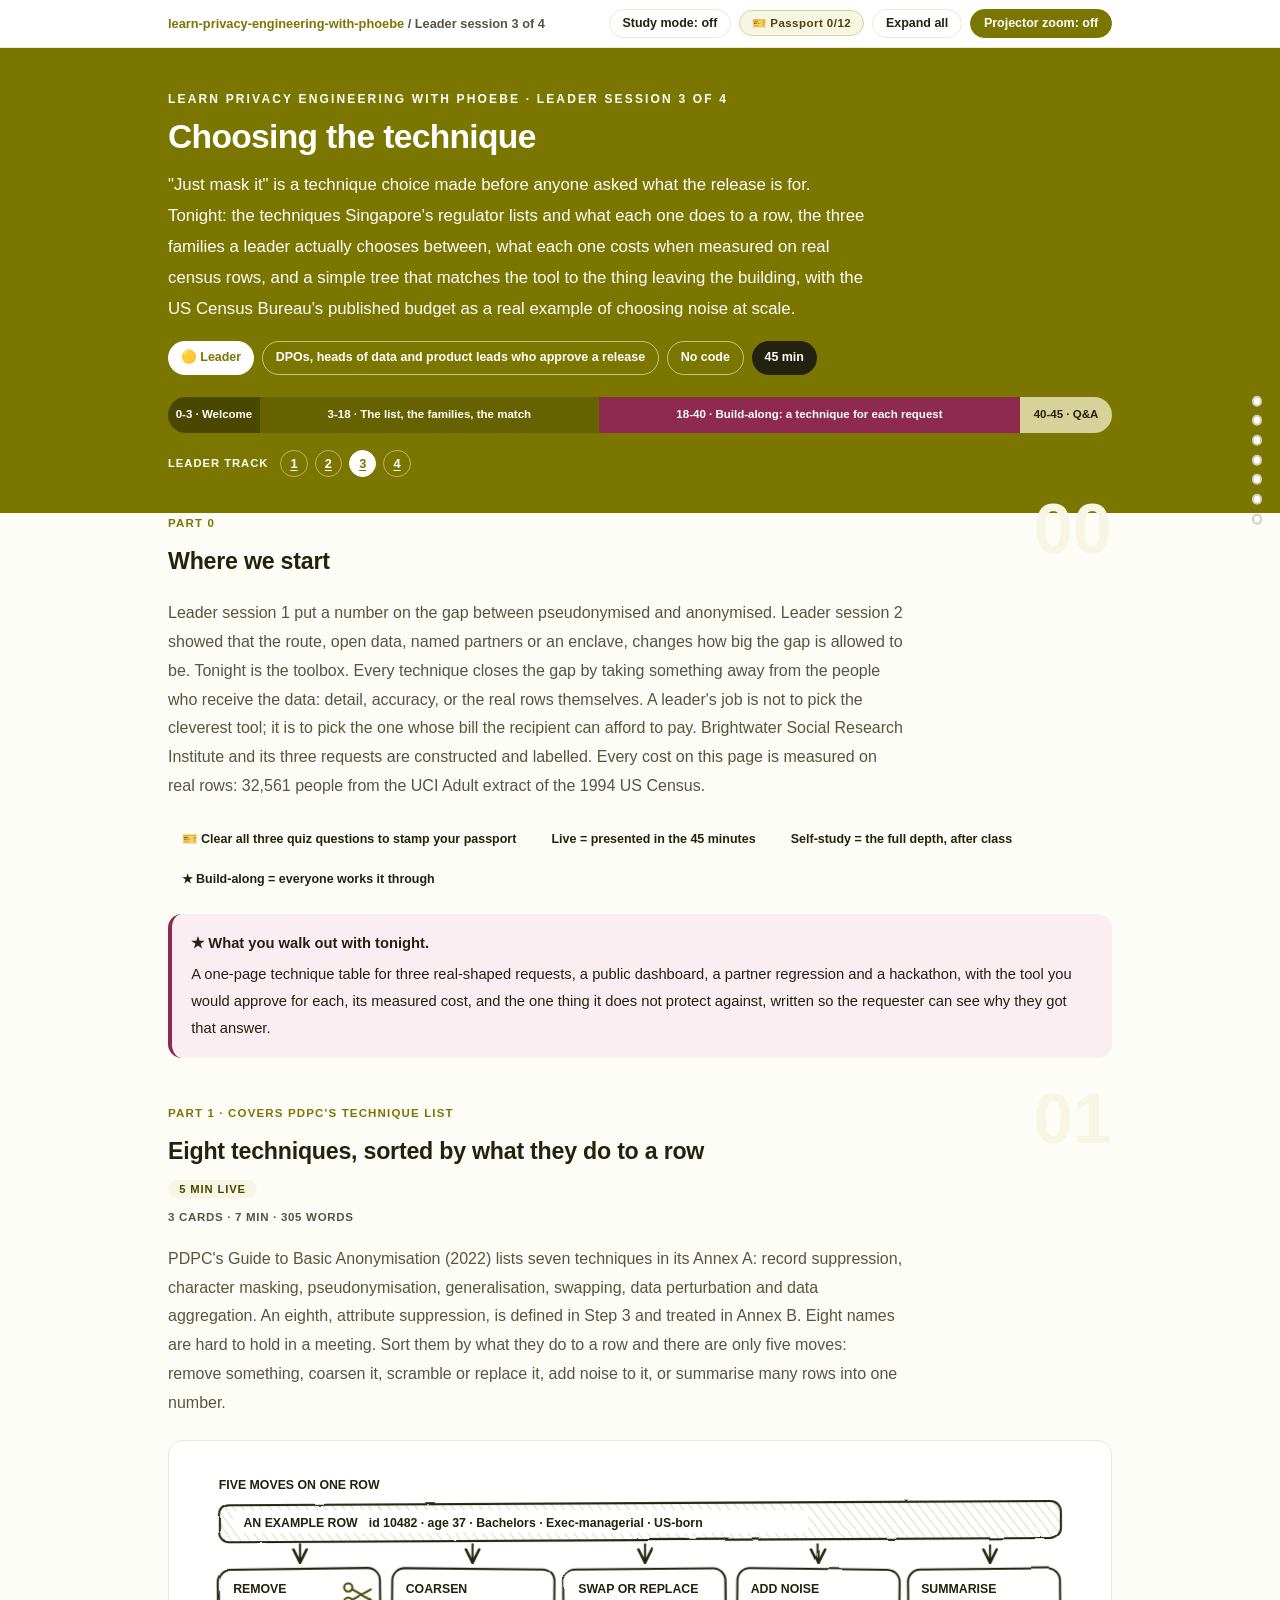
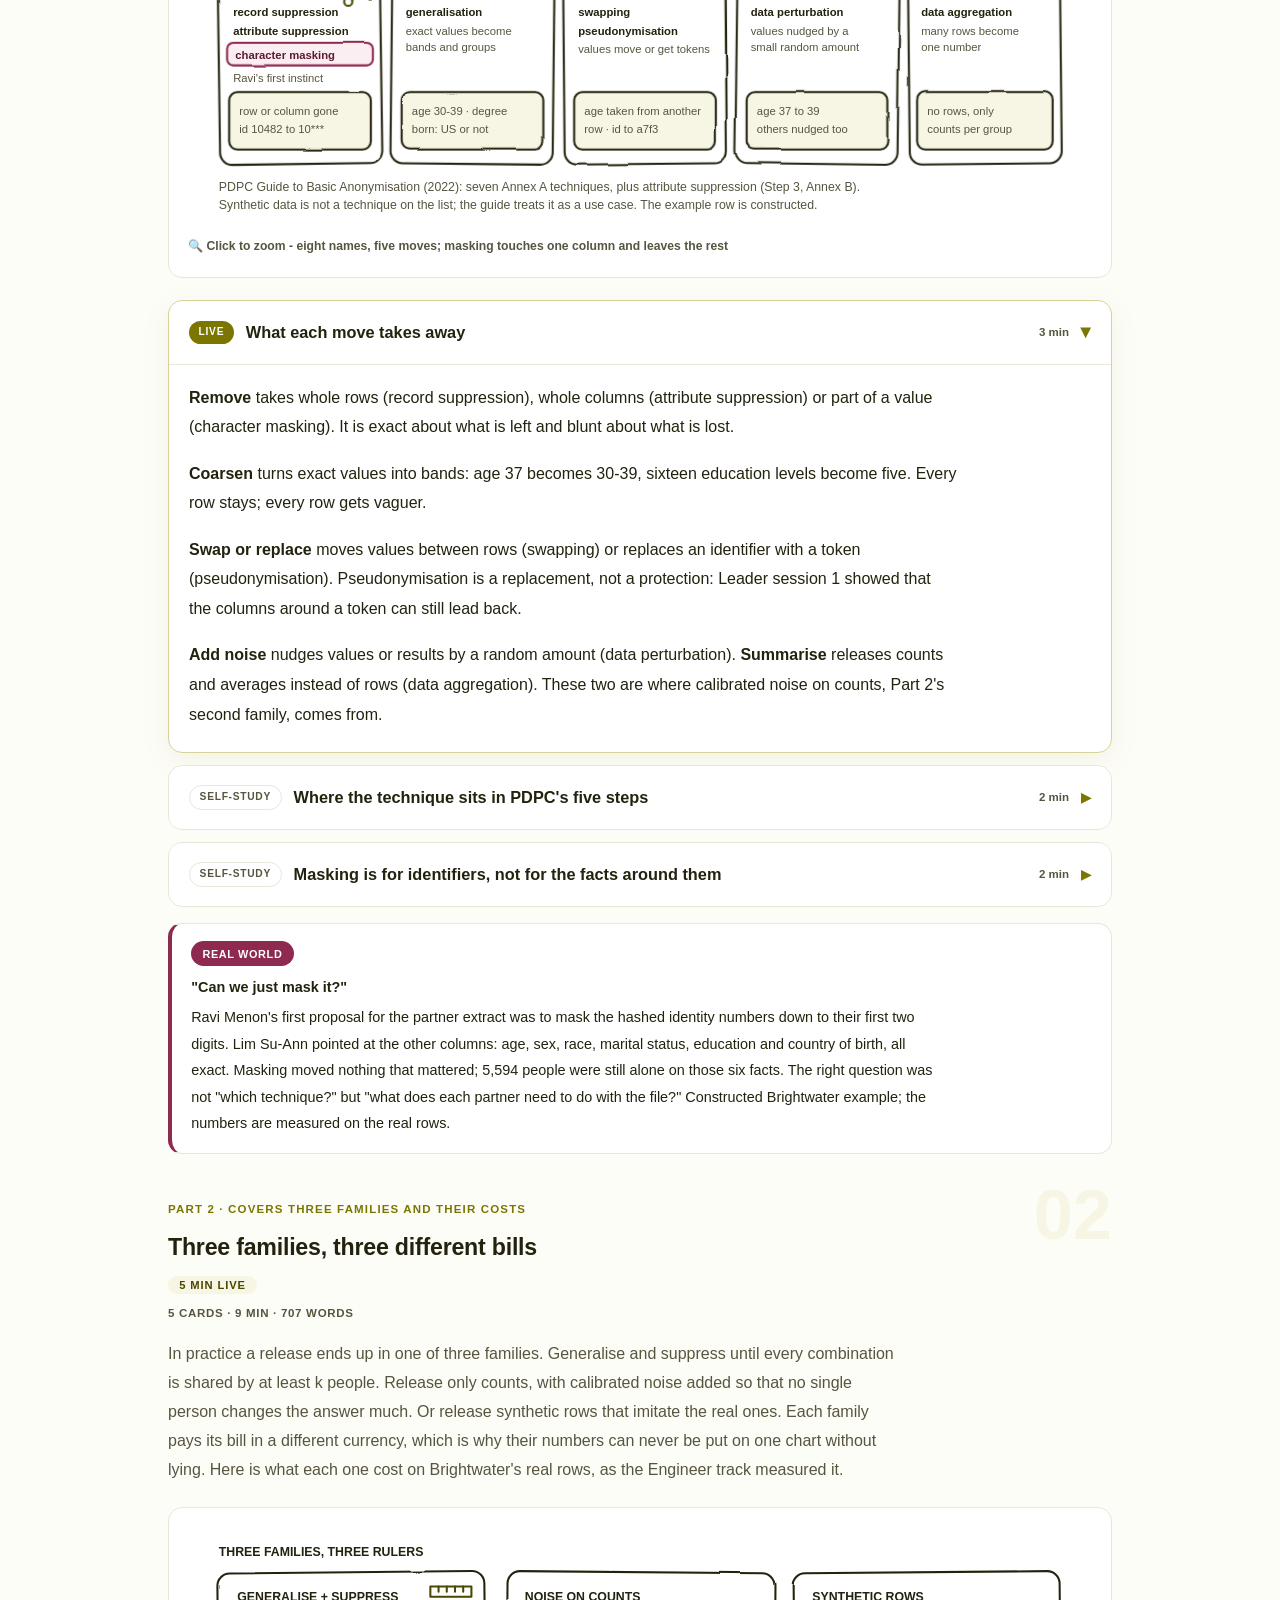
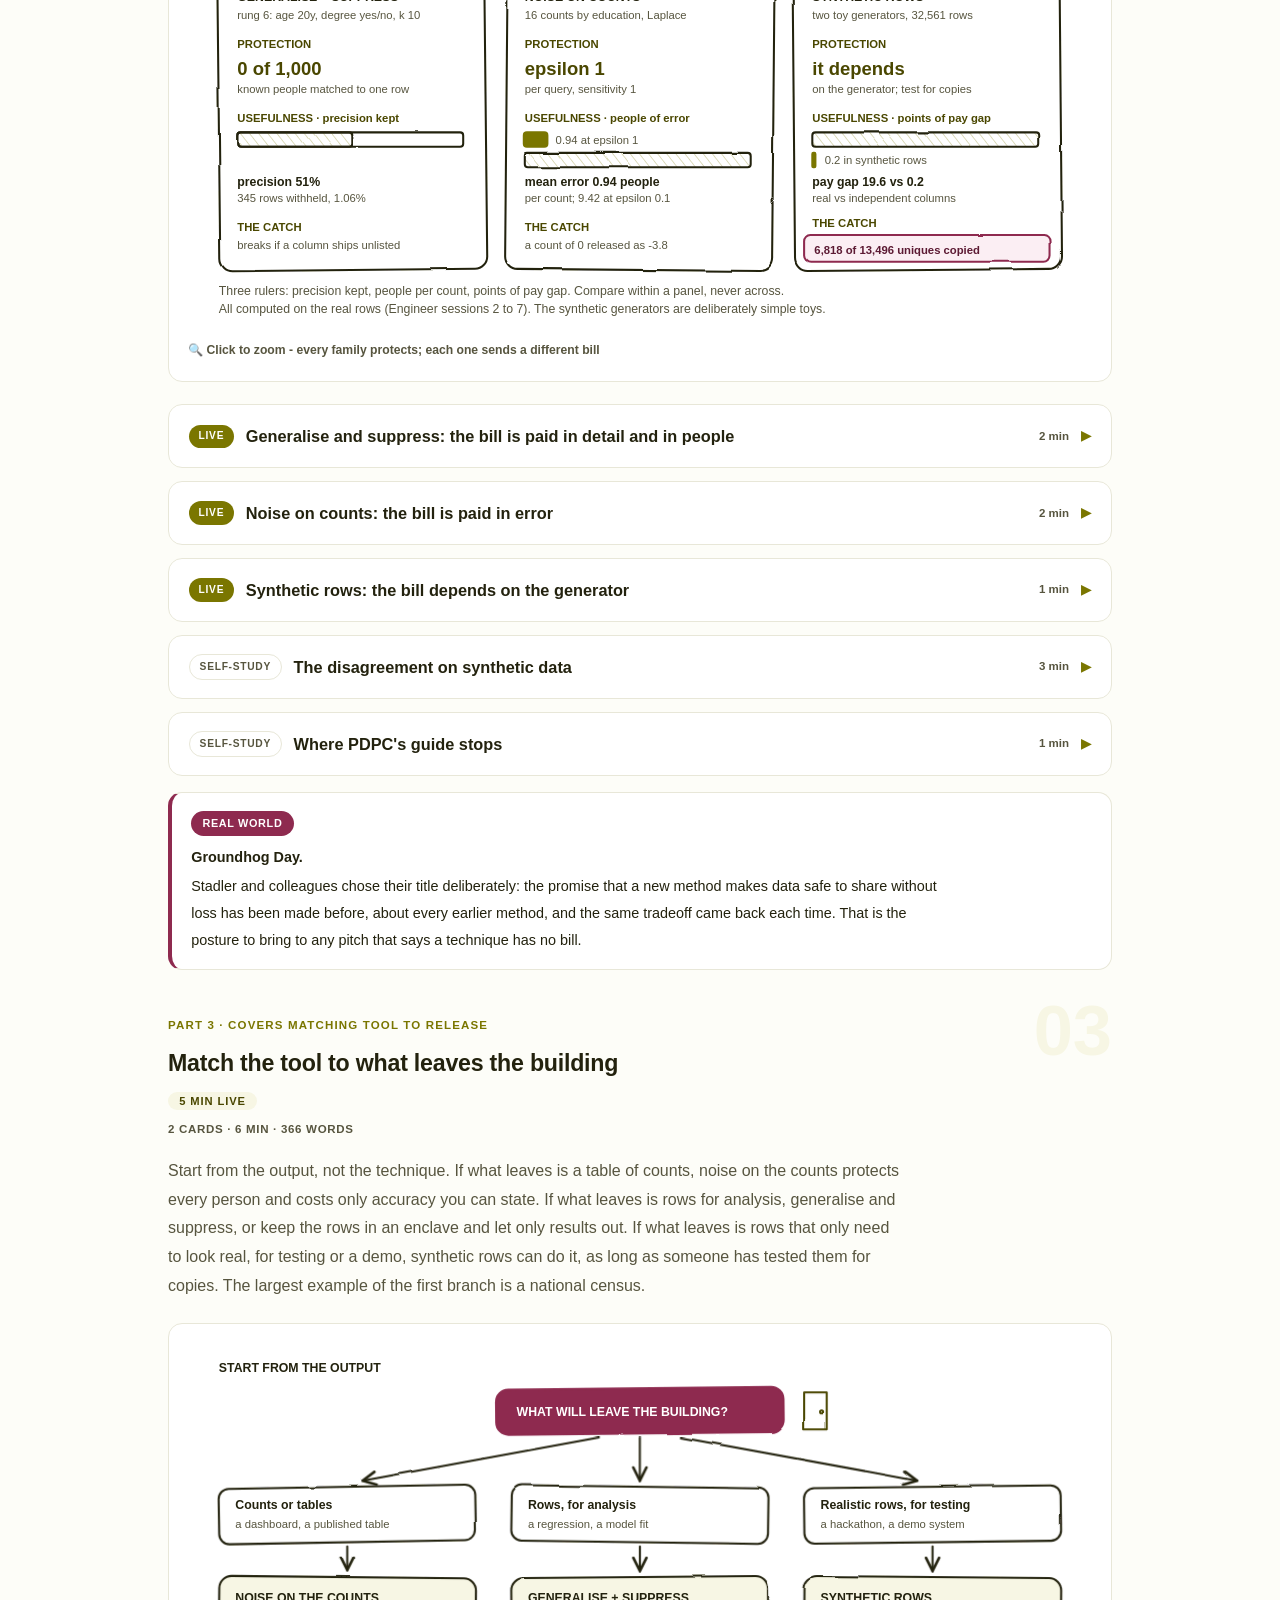
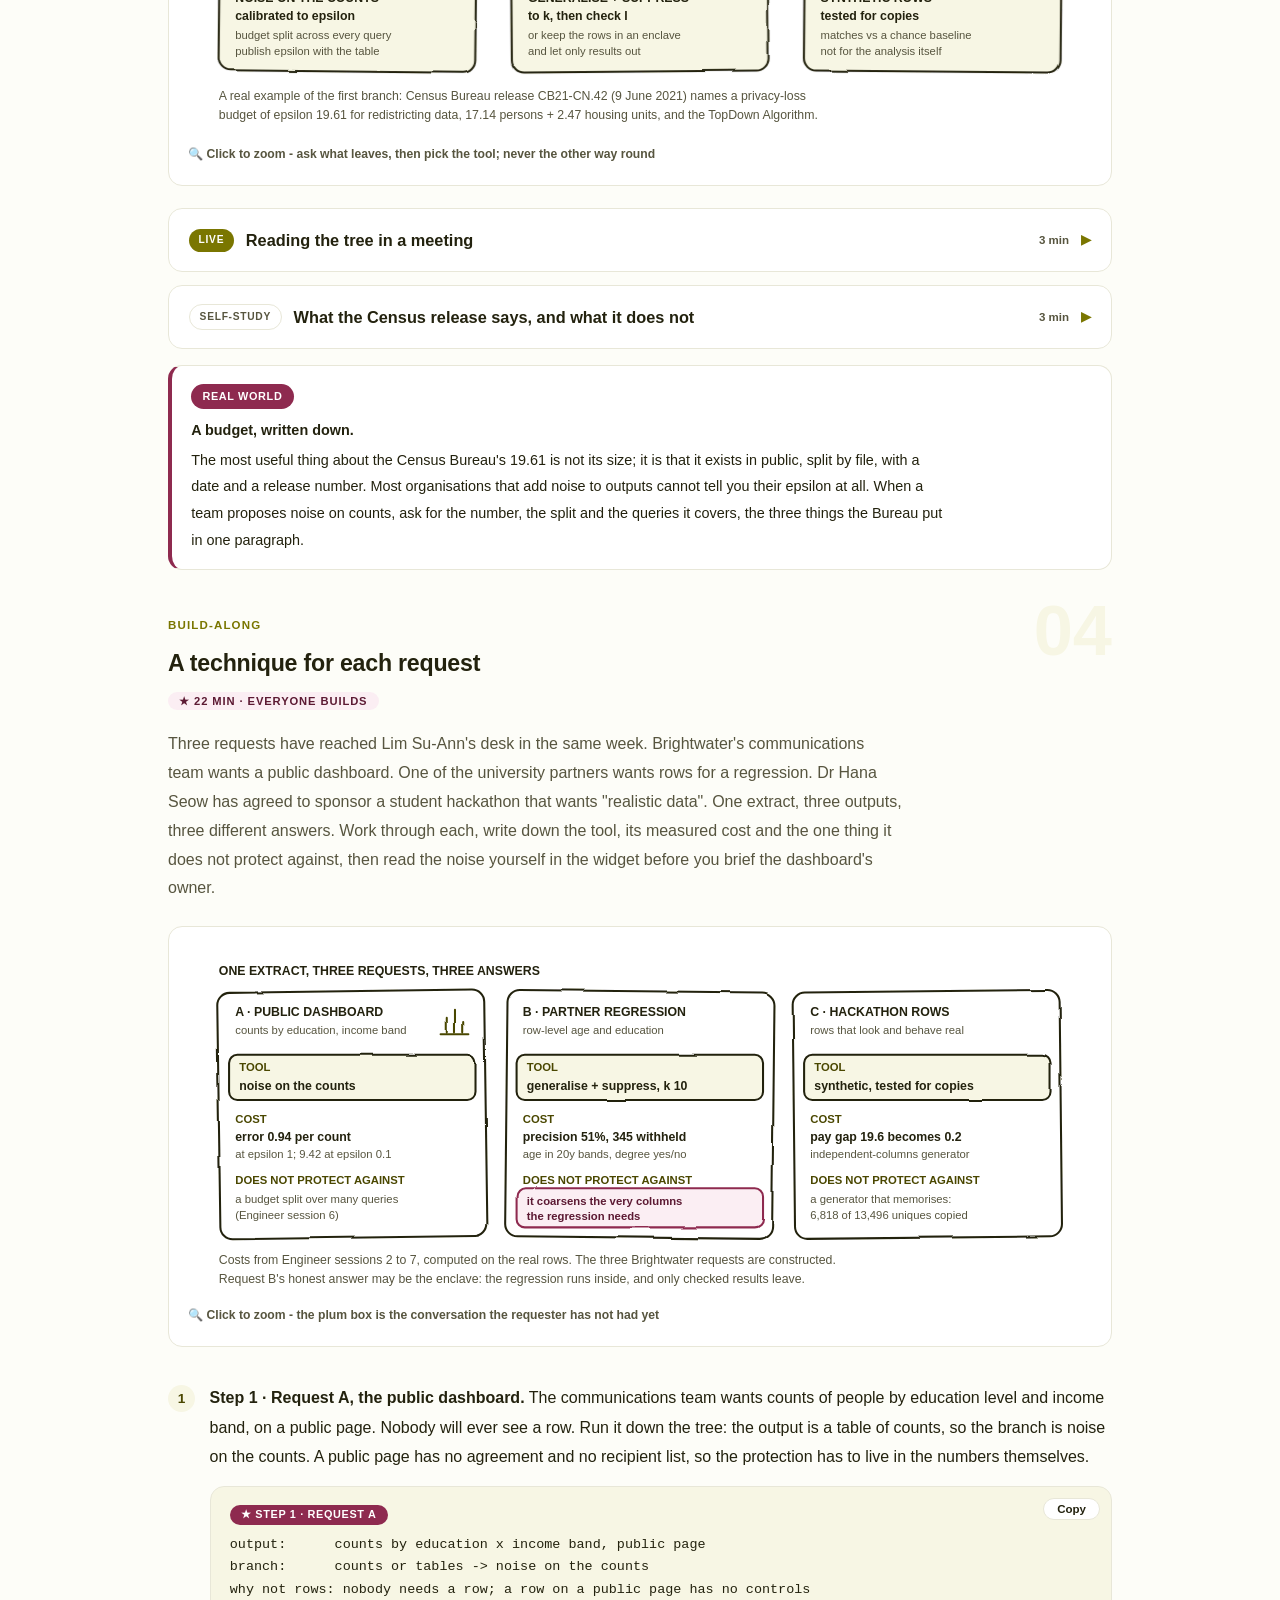
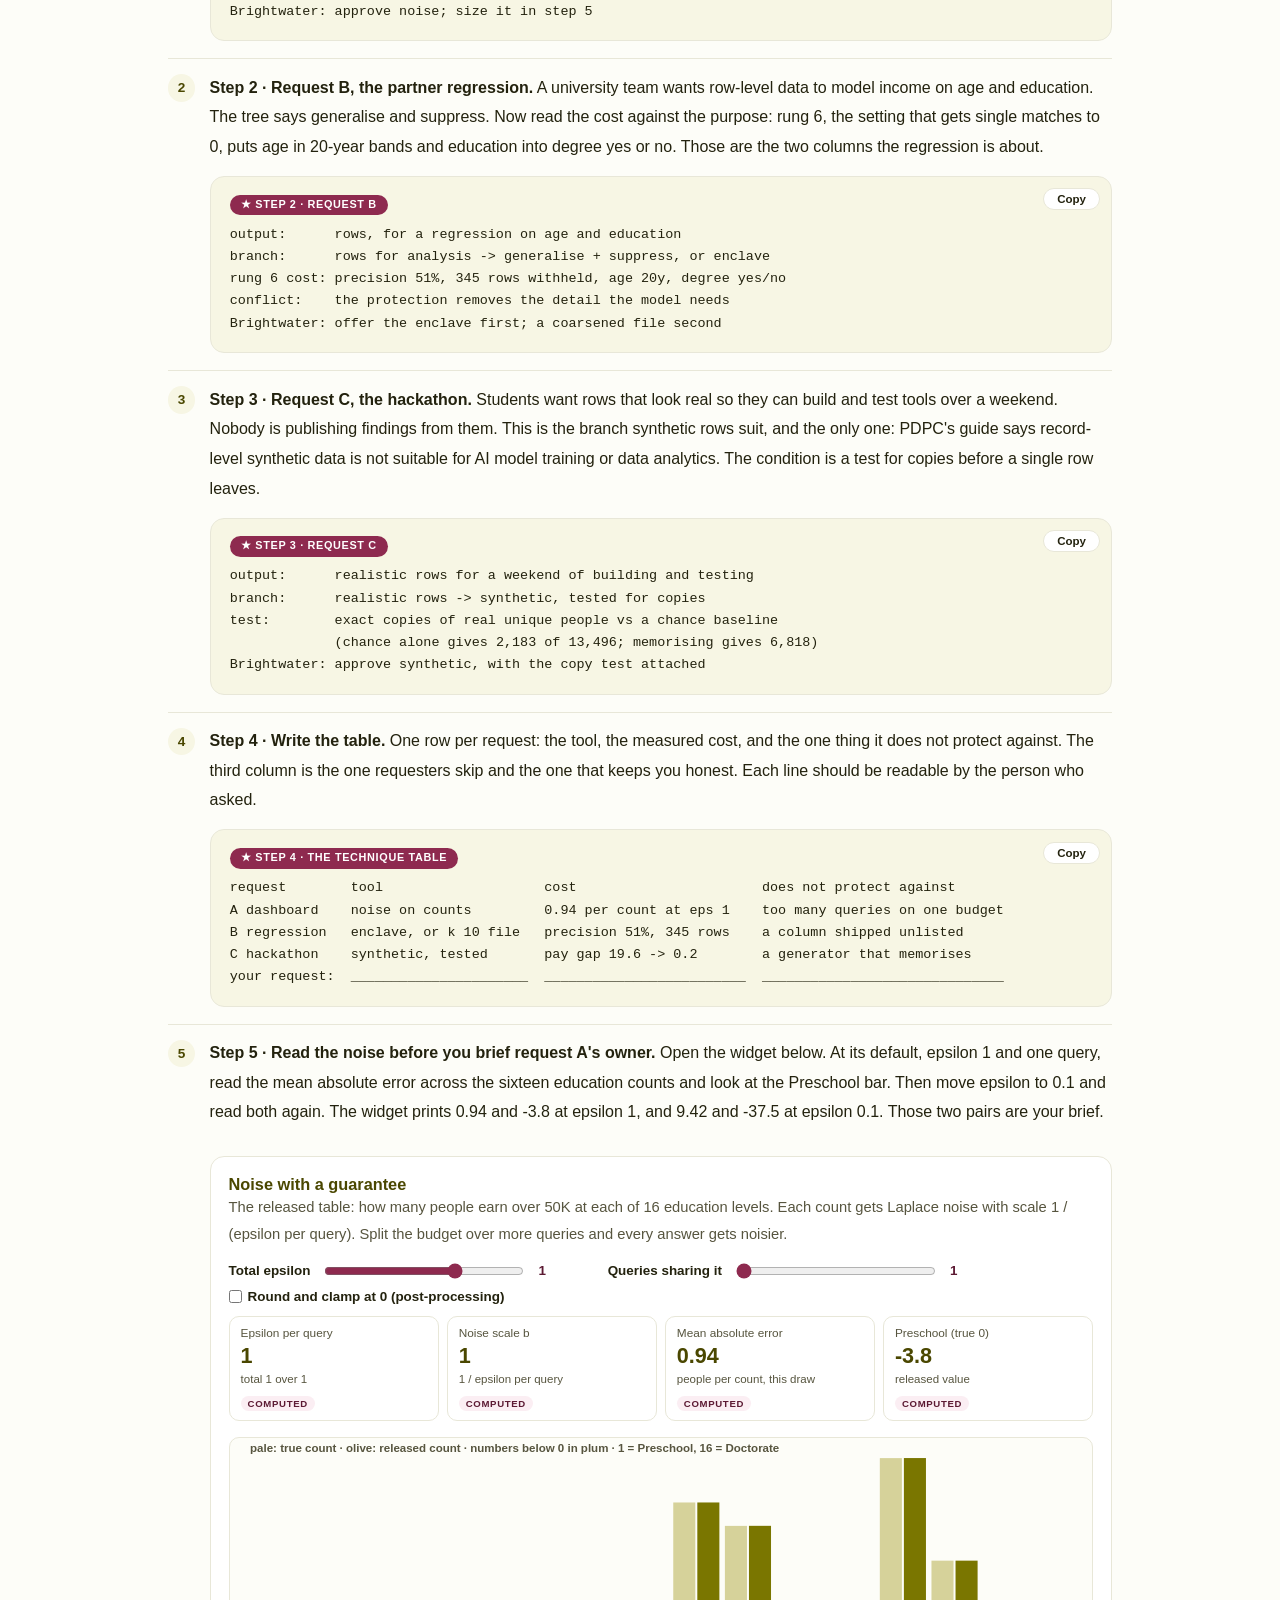
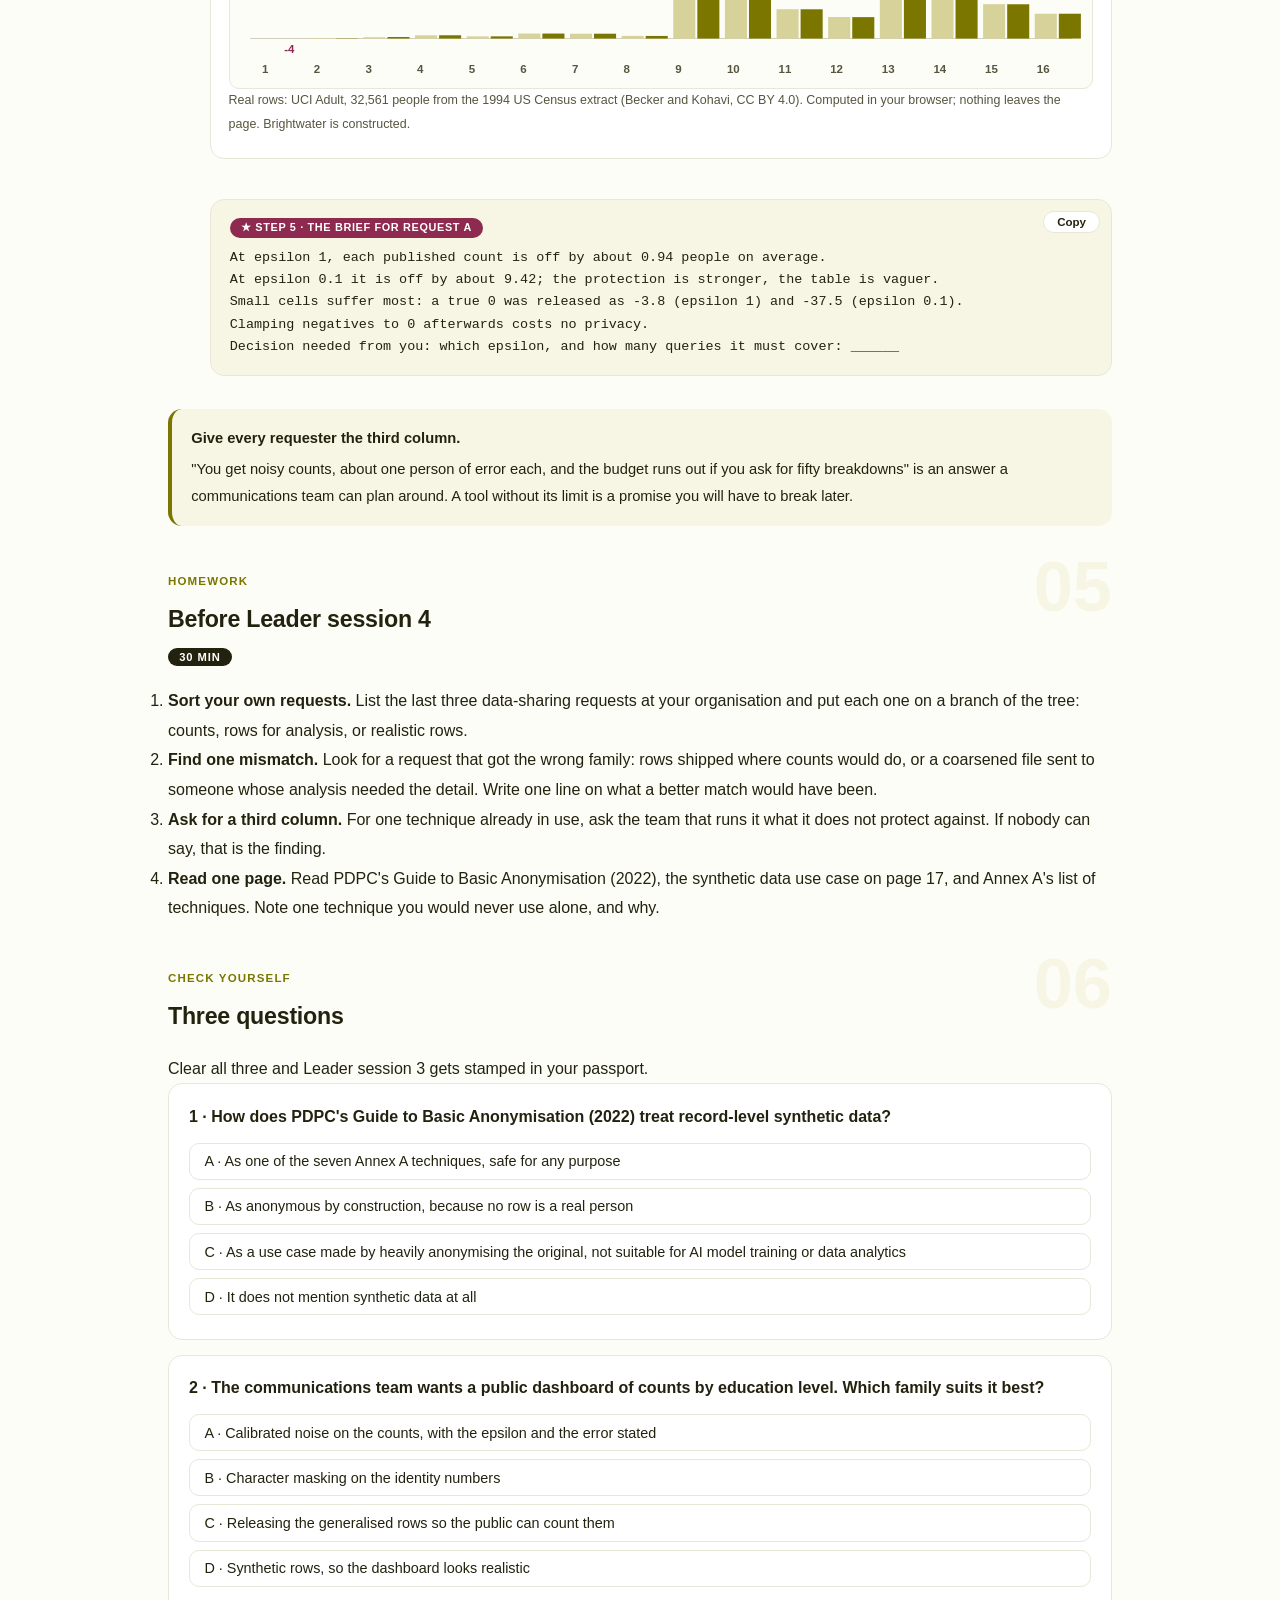
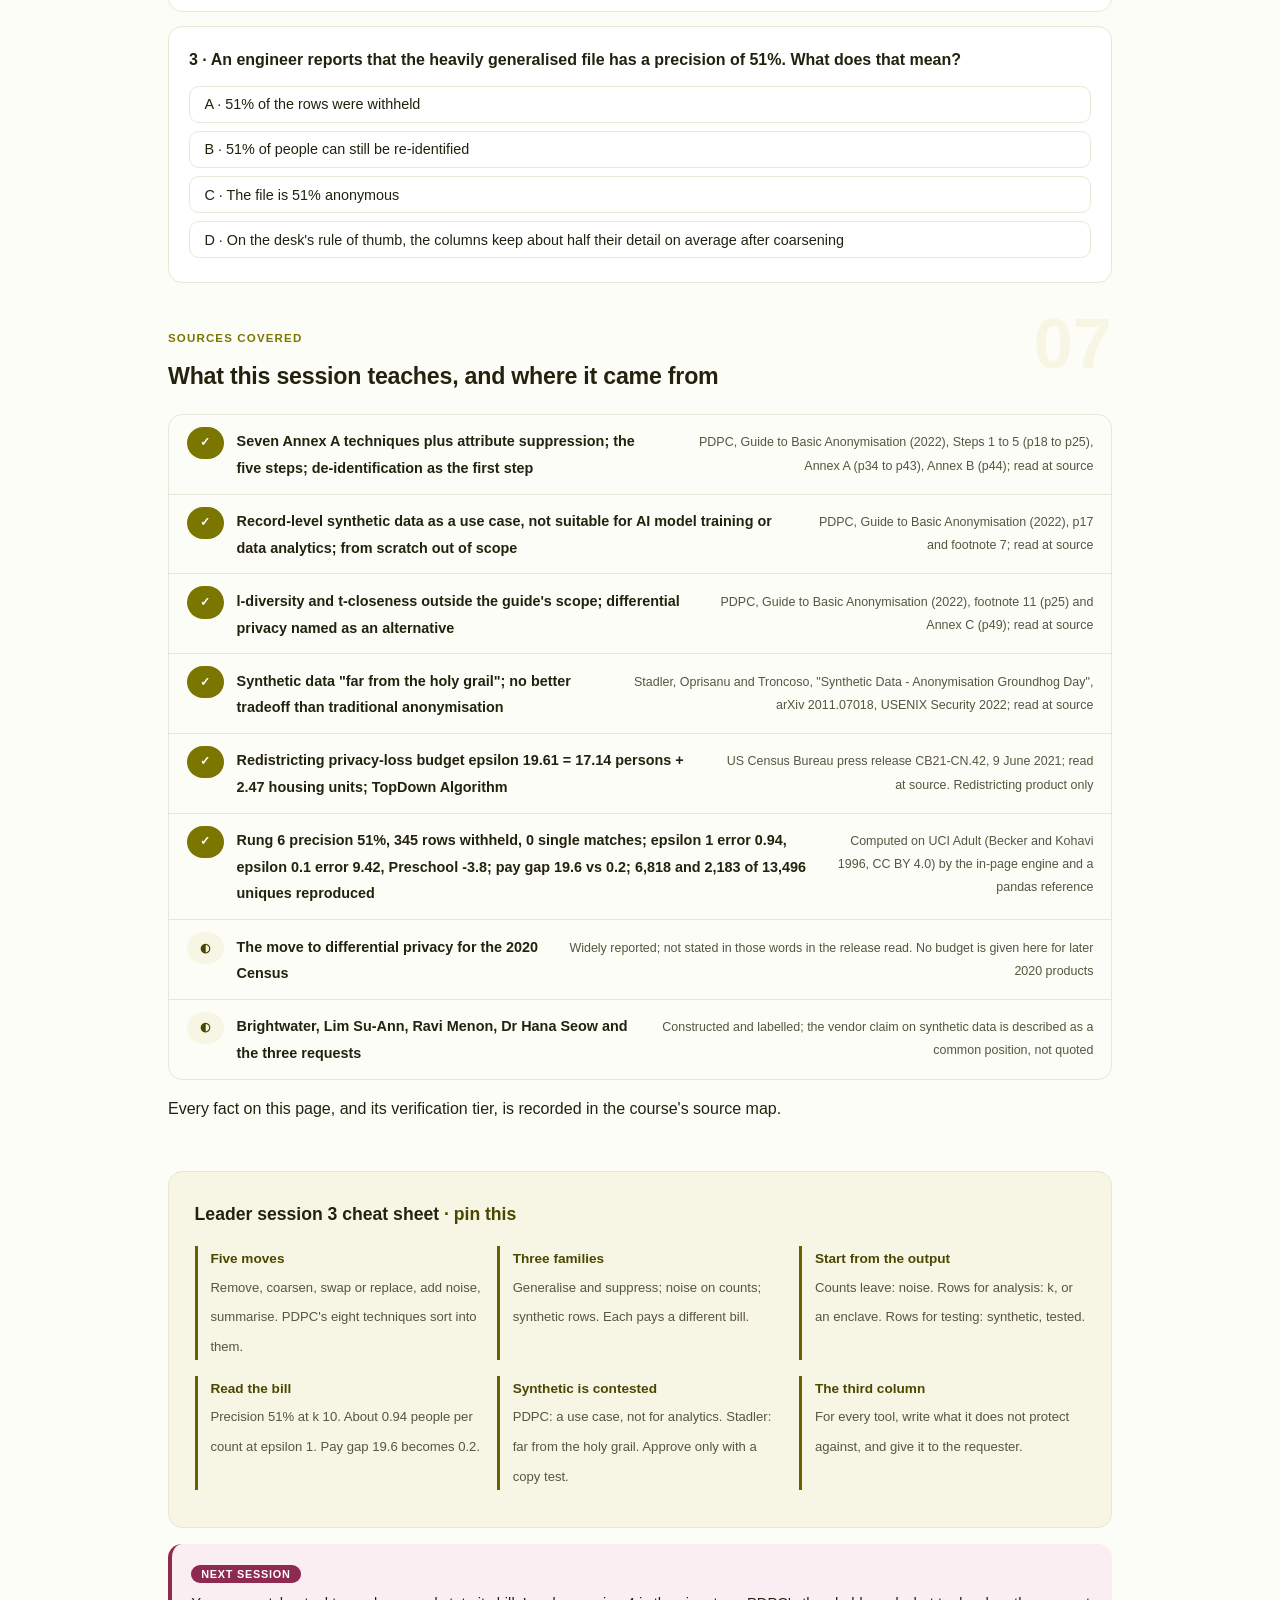
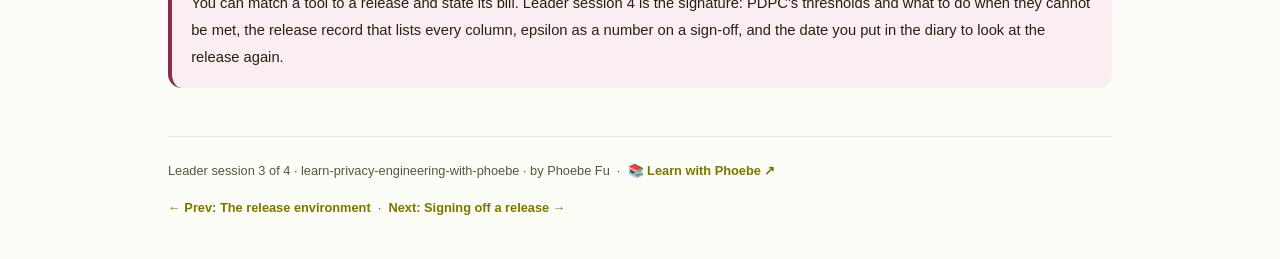
<file: courses/a3-choosing-the-technique.html>
<!DOCTYPE html>
<html lang="en">
<head>
<meta charset="UTF-8">
<meta name="viewport" content="width=device-width, initial-scale=1.0">
<!-- social:start -->
<meta name="description" content="Leader session 3 of 4. PDPC's technique list, the three families a leader actually chooses between (generalise and suppress, calibrated noise on counts, synthetic rows), what each one costs on 32,561 real census rows, and how to match the tool to the release.">
<meta property="og:type" content="article">
<meta property="og:site_name" content="Learn with Phoebe">
<meta property="og:title" content="Choosing the technique - learn privacy engineering with phoebe">
<meta property="og:description" content="Leader session 3 of 4. Precision 51%, 0.94 people of error per count, a pay gap of 19.6 points that becomes 0.2. Every tool has a bill; match it to the release.">
<meta property="og:url" content="https://phoebefu6.github.io/learn-privacy-engineering-with-phoebe/courses/a3-choosing-the-technique.html">
<meta property="og:image" content="https://phoebefu6.github.io/learn-privacy-engineering-with-phoebe/assets/og-cover.png">
<meta property="og:image:width" content="1200">
<meta property="og:image:height" content="630">
<meta name="twitter:card" content="summary_large_image">
<meta name="twitter:title" content="Choosing the technique - learn privacy engineering with phoebe">
<meta name="twitter:description" content="Leader session 3 of 4. Three families of protection, what each costs on real rows, and which release each one suits.">
<meta name="twitter:image" content="https://phoebefu6.github.io/learn-privacy-engineering-with-phoebe/assets/og-cover.png">
<!-- social:end -->
<title>Leader session 3 · Choosing the technique - learn privacy engineering with phoebe</title>
<link rel="stylesheet" href="../assets/style.css?v=3">
</head>
<body>

<div class="toolbar">
  <div class="wrap">
    <span class="crumb"><a href="../index.html">learn-privacy-engineering-with-phoebe</a> / Leader session 3 of 4</span>
    <button class="btn" id="toggle-all" type="button">Expand all</button>
    <button class="btn primary" id="zoom-toggle" type="button">Projector zoom: off</button>
  </div>
</div>

<header class="masthead">
  <div class="wrap">
    <div class="eyebrow">Learn Privacy Engineering with Phoebe · Leader session 3 of 4</div>
    <h1>Choosing the <span class="accent">technique</span></h1>
    <p class="sub">"Just mask it" is a technique choice made before anyone asked what the release is for. Tonight: the techniques Singapore's regulator lists and what each one does to a row, the three families a leader actually chooses between, what each one costs when measured on real census rows, and a simple tree that matches the tool to the thing leaving the building, with the US Census Bureau's published budget as a real example of choosing noise at scale.</p>
    <div class="chip-row">
      <span class="chip level">🟡 Leader</span>
      <span class="chip audience">DPOs, heads of data and product leads who approve a release</span>
      <span class="chip audience">No code</span>
      <span class="chip time">45 min</span>
    </div>
    <div class="agenda">
      <span class="a1" style="flex:1">0-3 · Welcome</span>
      <span class="a2" style="flex:4">3-18 · The list, the families, the match</span>
      <span class="a3" style="flex:5">18-40 · Build-along: a technique for each request</span>
      <span class="a4" style="flex:1">40-45 · Q&amp;A</span>
    </div>
  </div>
</header>

<main class="wrap">

  <section class="section" id="intro">
    <div class="section-kicker">
      <span class="klabel">Part 0</span>
      <h2>Where we start</h2>
    </div>
    <p class="lede">Leader session 1 put a number on the gap between pseudonymised and anonymised. Leader session 2 showed that the route, open data, named partners or an enclave, changes how big the gap is allowed to be. Tonight is the toolbox. Every technique closes the gap by taking something away from the people who receive the data: detail, accuracy, or the real rows themselves. A leader's job is not to pick the cleverest tool; it is to pick the one whose bill the recipient can afford to pay. Brightwater Social Research Institute and its three requests are constructed and labelled. Every cost on this page is measured on real rows: 32,561 people from the UCI Adult extract of the 1994 US Census.</p>

    <div class="legend">
      <span class="pill">🎫 Clear all three quiz questions to stamp your passport</span>
      <span class="pill">Live = presented in the 45 minutes</span>
      <span class="pill">Self-study = the full depth, after class</span>
      <span class="pill">★ Build-along = everyone works it through</span>
    </div>

    <div class="callout win">
      <p><strong>★ What you walk out with tonight.</strong> A one-page technique table for three real-shaped requests, a public dashboard, a partner regression and a hackathon, with the tool you would approve for each, its measured cost, and the one thing it does not protect against, written so the requester can see why they got that answer.</p>
    </div>
  </section>

  <section class="section" id="part-1">
    <div class="section-kicker">
      <span class="klabel">Part 1 · covers PDPC's technique list</span>
      <h2>Eight techniques, sorted by what they do to a row</h2>
      <span class="tag concept">5 min live</span>
    </div>
    <p class="lede">PDPC's Guide to Basic Anonymisation (2022) lists seven techniques in its Annex A: record suppression, character masking, pseudonymisation, generalisation, swapping, data perturbation and data aggregation. An eighth, attribute suppression, is defined in Step 3 and treated in Annex B. Eight names are hard to hold in a meeting. Sort them by what they do to a row and there are only five moves: remove something, coarsen it, scramble or replace it, add noise to it, or summarise many rows into one number.</p>

    <figure class="zoomable">
      <svg viewBox="0 0 880 356" xmlns="http://www.w3.org/2000/svg" role="img" aria-label="An example row at the top: id 10482, age 37, Bachelors, Exec-managerial, US-born. Arrows lead down to five hand-drawn cards. Remove: record suppression, attribute suppression and character masking, with character masking marked in plum as Ravi's first instinct; the row after reads row or column gone, id 10482 becomes 10 star star star. Coarsen: generalisation; after, 30-39 and degree, born US or not. Swap or replace: swapping and pseudonymisation; after, age taken from another row, id becomes a7f3. Add noise: data perturbation; after, age 37 becomes 39. Summarise: data aggregation; after, no rows, only counts per group. A note says the list is PDPC's seven Annex A techniques plus attribute suppression, and synthetic data is a use case, not a technique on the list.">
        <defs>
          <filter id="a3aSk" x="-3%" y="-3%" width="106%" height="106%"><feTurbulence type="fractalNoise" baseFrequency="0.02" numOctaves="2" seed="31" result="n"/><feDisplacementMap in="SourceGraphic" in2="n" scale="2.4" xChannelSelector="R" yChannelSelector="G"/></filter>
          <pattern id="a3aHc" patternUnits="userSpaceOnUse" width="7" height="7" patternTransform="rotate(-38)"><line x1="0" y1="0" x2="0" y2="7" stroke="#7A7600" stroke-width="1" opacity=".5"/></pattern>
          <marker id="a3aAr" viewBox="0 0 10 10" refX="9" refY="5" markerWidth="8" markerHeight="8" orient="auto"><path d="M1 1 L9 5 L1 9" fill="none" stroke="#23220E" stroke-width="1.6" stroke-linecap="round"/></marker>
        </defs>
        <style>
          .a3aH { font: 800 12px Inter, sans-serif; fill: #23220E; }
          .a3aL { font: 600 12px Inter, sans-serif; fill: #23220E; }
          .a3aM { font: 600 11px Inter, sans-serif; fill: #23220E; }
          .a3aS { font: 400 11px Inter, sans-serif; fill: #57553F; }
          .a3aB { font: 800 11px Inter, sans-serif; fill: #5C1A33; }
          .a3aA { font: 700 11px Inter, sans-serif; fill: #4A4700; }
          .a3aN { font: 400 12px Inter, sans-serif; fill: #57553F; }
        </style>

        <text class="a3aH" x="30" y="28">FIVE MOVES ON ONE ROW</text>

        <g filter="url(#a3aSk)" fill="none" stroke="#23220E" stroke-width="2" stroke-linecap="round" stroke-linejoin="round">
          <rect x="30" y="42" width="820" height="36" rx="10" transform="rotate(-0.3 440 60)" fill="url(#a3aHc)"/>
          <path d="M109 82 L109 100" marker-end="url(#a3aAr)"/>
          <path d="M277 82 L277 100" marker-end="url(#a3aAr)"/>
          <path d="M445 82 L445 100" marker-end="url(#a3aAr)"/>
          <path d="M613 82 L613 100" marker-end="url(#a3aAr)"/>
          <path d="M781 82 L781 100" marker-end="url(#a3aAr)"/>
          <rect x="30" y="106" width="158" height="190" rx="12" transform="rotate(-0.8 109 201)" fill="#FFFFFF"/>
          <rect x="198" y="106" width="158" height="190" rx="12" transform="rotate(0.6 277 201)" fill="#FFFFFF"/>
          <rect x="366" y="106" width="158" height="190" rx="12" transform="rotate(-0.5 445 201)" fill="#FFFFFF"/>
          <rect x="534" y="106" width="158" height="190" rx="12" transform="rotate(0.7 613 201)" fill="#FFFFFF"/>
          <rect x="702" y="106" width="148" height="190" rx="12" transform="rotate(-0.6 776 201)" fill="#FFFFFF"/>
          <rect x="38" y="178" width="142" height="22" rx="6" fill="#FBEEF3" stroke="#8E2A4F"/>
          <rect x="40" y="226" width="138" height="56" rx="8" fill="#F7F6E4"/>
          <rect x="208" y="226" width="138" height="56" rx="8" fill="#F7F6E4"/>
          <rect x="376" y="226" width="138" height="56" rx="8" fill="#F7F6E4"/>
          <rect x="544" y="226" width="138" height="56" rx="8" fill="#F7F6E4"/>
          <rect x="710" y="226" width="132" height="56" rx="8" fill="#F7F6E4"/>
          <!-- doodle: scissors on the remove card -->
          <circle cx="156" cy="124" r="4" stroke="#4A4700"/>
          <circle cx="156" cy="138" r="4" stroke="#4A4700"/>
          <path d="M160 126 L178 136 M160 136 L178 126" stroke="#4A4700"/>
        </g>

        <rect x="44" y="49" width="560" height="22" rx="6" fill="#FFFFFF"/>
        <text class="a3aH" x="54" y="65">AN EXAMPLE ROW</text>
        <text class="a3aL" x="176" y="65">id 10482 · age 37 · Bachelors · Exec-managerial · US-born</text>

        <text class="a3aH" x="44" y="130">REMOVE</text>
        <text class="a3aM" x="44" y="152">record suppression</text>
        <text class="a3aM" x="44" y="170">attribute suppression</text>
        <text class="a3aB" x="46" y="194">character masking</text>
        <text class="a3aS" x="44" y="216">Ravi's first instinct</text>
        <text class="a3aS" x="50" y="248">row or column gone</text>
        <text class="a3aS" x="50" y="266">id 10482 to 10***</text>

        <text class="a3aH" x="212" y="130">COARSEN</text>
        <text class="a3aM" x="212" y="152">generalisation</text>
        <text class="a3aS" x="212" y="170">exact values become</text>
        <text class="a3aS" x="212" y="186">bands and groups</text>
        <text class="a3aS" x="218" y="248">age 30-39 · degree</text>
        <text class="a3aS" x="218" y="266">born: US or not</text>

        <text class="a3aH" x="380" y="130">SWAP OR REPLACE</text>
        <text class="a3aM" x="380" y="152">swapping</text>
        <text class="a3aM" x="380" y="170">pseudonymisation</text>
        <text class="a3aS" x="380" y="188">values move or get tokens</text>
        <text class="a3aS" x="386" y="248">age taken from another</text>
        <text class="a3aS" x="386" y="266">row · id to a7f3</text>

        <text class="a3aH" x="548" y="130">ADD NOISE</text>
        <text class="a3aM" x="548" y="152">data perturbation</text>
        <text class="a3aS" x="548" y="170">values nudged by a</text>
        <text class="a3aS" x="548" y="186">small random amount</text>
        <text class="a3aS" x="554" y="248">age 37 to 39</text>
        <text class="a3aS" x="554" y="266">others nudged too</text>

        <text class="a3aH" x="714" y="130">SUMMARISE</text>
        <text class="a3aM" x="714" y="152">data aggregation</text>
        <text class="a3aS" x="714" y="170">many rows become</text>
        <text class="a3aS" x="714" y="186">one number</text>
        <text class="a3aS" x="720" y="248">no rows, only</text>
        <text class="a3aS" x="720" y="266">counts per group</text>

        <text class="a3aN" x="30" y="322">PDPC Guide to Basic Anonymisation (2022): seven Annex A techniques, plus attribute suppression (Step 3, Annex B).</text>
        <text class="a3aN" x="30" y="340">Synthetic data is not a technique on the list; the guide treats it as a use case. The example row is constructed.</text>
      </svg>
      <figcaption>🔍 Click to zoom - eight names, five moves; masking touches one column and leaves the rest</figcaption>
    </figure>

    <details class="card" open>
      <summary><span class="mode live">Live</span>What each move takes away<span class="mini">3 min</span><span class="caret">▶</span></summary>
      <div class="body">
        <p><strong>Remove</strong> takes whole rows (record suppression), whole columns (attribute suppression) or part of a value (character masking). It is exact about what is left and blunt about what is lost.</p>
        <p><strong>Coarsen</strong> turns exact values into bands: age 37 becomes 30-39, sixteen education levels become five. Every row stays; every row gets vaguer.</p>
        <p><strong>Swap or replace</strong> moves values between rows (swapping) or replaces an identifier with a token (pseudonymisation). Pseudonymisation is a replacement, not a protection: Leader session 1 showed that the columns around a token can still lead back.</p>
        <p><strong>Add noise</strong> nudges values or results by a random amount (data perturbation). <strong>Summarise</strong> releases counts and averages instead of rows (data aggregation). These two are where calibrated noise on counts, Part 2's second family, comes from.</p>
      </div>
    </details>

    <details class="card">
      <summary><span class="mode self">Self-study</span>Where the technique sits in PDPC's five steps<span class="mini">2 min</span><span class="caret">▶</span></summary>
      <div class="body">
        <p>The guide sets out five steps: Step 1, know your data; Step 2, de-identify your data; Step 3, apply anonymisation techniques; Step 4, compute your risk; Step 5, manage your re-identification and disclosure risks. Two things follow for a leader. First, removing direct identifiers is Step 2, and the guide calls de-identification only the first step of anonymisation; choosing a technique is Step 3. Second, a technique is never the end: Step 4 measures what it achieved, and Step 5 manages what is left. Leader session 4 covers the sign-off that closes Steps 4 and 5.</p>
      </div>
    </details>

    <details class="card">
      <summary><span class="mode self">Self-study</span>Masking is for identifiers, not for the facts around them<span class="mini">2 min</span><span class="caret">▶</span></summary>
      <div class="body">
        <p>Character masking hides part of a value, typically an identity number or a phone number. It is a sensible move on a direct identifier and almost no move at all on the quasi-identifiers, because nobody masks an age or a country of birth. On Brightwater's rows, the six ordinary columns alone leave 17.18% of people unique whatever happens to the identity number. Internal masking for staff who see production data is a different problem with its own tools; <a href="https://phoebefu6.github.io/learn-data-access-control-with-phoebe/">Data Access Control ↗</a> owns it.</p>
      </div>
    </details>

    <div class="callout example">
      <span class="ex-pill">Real world</span>
      <p><strong>"Can we just mask it?"</strong> Ravi Menon's first proposal for the partner extract was to mask the hashed identity numbers down to their first two digits. Lim Su-Ann pointed at the other columns: age, sex, race, marital status, education and country of birth, all exact. Masking moved nothing that mattered; 5,594 people were still alone on those six facts. The right question was not "which technique?" but "what does each partner need to do with the file?" Constructed Brightwater example; the numbers are measured on the real rows.</p>
    </div>
  </section>

  <section class="section" id="part-2">
    <div class="section-kicker">
      <span class="klabel">Part 2 · covers three families and their costs</span>
      <h2>Three families, three different bills</h2>
      <span class="tag concept">5 min live</span>
    </div>
    <p class="lede">In practice a release ends up in one of three families. Generalise and suppress until every combination is shared by at least k people. Release only counts, with calibrated noise added so that no single person changes the answer much. Or release synthetic rows that imitate the real ones. Each family pays its bill in a different currency, which is why their numbers can never be put on one chart without lying. Here is what each one cost on Brightwater's real rows, as the Engineer track measured it.</p>

    <figure class="zoomable">
      <svg viewBox="0 0 880 392" xmlns="http://www.w3.org/2000/svg" role="img" aria-label="Three hand-drawn panels, each with its own ruler. Generalise and suppress, rung 6, k 10: 0 of 1,000 known people matched to one row; a bar shows precision 51 percent kept; 345 rows withheld, 1.06 percent; the catch: breaks if a column ships unlisted. Noise on counts: epsilon 1 per query; a short bar shows mean error 0.94 people per count at epsilon 1 and a long bar 9.42 at epsilon 0.1; the catch: a count of 0 released as minus 3.8. Synthetic rows: protection depends on the generator; a long bar shows the real pay gap of 19.6 points and a tiny bar 0.2 in independent-columns synthetic rows; the catch, in plum: a memorising generator copied 6,818 of 13,496 unique real people. A note says the three panels use three units and must not be compared across.">
        <defs>
          <filter id="a3bSk" x="-3%" y="-3%" width="106%" height="106%"><feTurbulence type="fractalNoise" baseFrequency="0.02" numOctaves="2" seed="37" result="n"/><feDisplacementMap in="SourceGraphic" in2="n" scale="2.4" xChannelSelector="R" yChannelSelector="G"/></filter>
          <pattern id="a3bHc" patternUnits="userSpaceOnUse" width="7" height="7" patternTransform="rotate(-38)"><line x1="0" y1="0" x2="0" y2="7" stroke="#7A7600" stroke-width="1" opacity=".5"/></pattern>
          <marker id="a3bAr" viewBox="0 0 10 10" refX="9" refY="5" markerWidth="8" markerHeight="8" orient="auto"><path d="M1 1 L9 5 L1 9" fill="none" stroke="#23220E" stroke-width="1.6" stroke-linecap="round"/></marker>
        </defs>
        <style>
          .a3bH { font: 800 12px Inter, sans-serif; fill: #23220E; }
          .a3bL { font: 600 12px Inter, sans-serif; fill: #23220E; }
          .a3bS { font: 400 11px Inter, sans-serif; fill: #57553F; }
          .a3bB { font: 800 11px Inter, sans-serif; fill: #5C1A33; }
          .a3bV { font: 800 18px Inter, sans-serif; fill: #4A4700; }
          .a3bA { font: 700 11px Inter, sans-serif; fill: #4A4700; }
          .a3bN { font: 400 12px Inter, sans-serif; fill: #57553F; }
        </style>

        <text class="a3bH" x="30" y="28">THREE FAMILIES, THREE RULERS</text>

        <g filter="url(#a3bSk)" fill="none" stroke="#23220E" stroke-width="2" stroke-linecap="round" stroke-linejoin="round">
          <rect x="30" y="44" width="260" height="290" rx="12" transform="rotate(-0.6 160 189)" fill="#FFFFFF"/>
          <rect x="310" y="44" width="260" height="290" rx="12" transform="rotate(0.5 440 189)" fill="#FFFFFF"/>
          <rect x="590" y="44" width="260" height="290" rx="12" transform="rotate(-0.5 720 189)" fill="#FFFFFF"/>
          <!-- panel 1 bar: precision 51% of 220 -->
          <rect x="48" y="200" width="220" height="14" rx="3"/>
          <rect x="48" y="200" width="112" height="14" rx="3" fill="url(#a3bHc)"/>
          <!-- panel 2 bars: 0.94 and 9.42, scaled to 220 -->
          <rect x="328" y="200" width="22" height="14" rx="3" fill="#7A7600" stroke="#7A7600"/>
          <rect x="328" y="220" width="220" height="14" rx="3" fill="url(#a3bHc)"/>
          <!-- panel 3 bars: real gap 19.6 and synthetic 0.2, scaled to 220 -->
          <rect x="608" y="200" width="220" height="14" rx="3" fill="url(#a3bHc)"/>
          <rect x="608" y="220" width="3" height="14" rx="1" fill="#7A7600" stroke="#7A7600"/>
          <rect x="600" y="300" width="240" height="26" rx="6" fill="#FBEEF3" stroke="#8E2A4F"/>
          <!-- doodle: a ruler on panel 1 -->
          <rect x="236" y="58" width="40" height="10" stroke="#4A4700"/>
          <path d="M244 58 L244 63 M252 58 L252 63 M260 58 L260 63 M268 58 L268 63" stroke="#4A4700"/>
        </g>

        <text class="a3bH" x="48" y="72">GENERALISE + SUPPRESS</text>
        <text class="a3bS" x="48" y="90">rung 6: age 20y, degree yes/no, k 10</text>
        <text class="a3bA" x="48" y="118">PROTECTION</text>
        <text class="a3bV" x="48" y="144">0 of 1,000</text>
        <text class="a3bS" x="48" y="162">known people matched to one row</text>
        <text class="a3bA" x="48" y="190">USEFULNESS · precision kept</text>
        <text class="a3bL" x="48" y="252">precision 51%</text>
        <text class="a3bS" x="48" y="268">345 rows withheld, 1.06%</text>
        <text class="a3bA" x="48" y="296">THE CATCH</text>
        <text class="a3bS" x="48" y="314">breaks if a column ships unlisted</text>

        <text class="a3bH" x="328" y="72">NOISE ON COUNTS</text>
        <text class="a3bS" x="328" y="90">16 counts by education, Laplace</text>
        <text class="a3bA" x="328" y="118">PROTECTION</text>
        <text class="a3bV" x="328" y="144">epsilon 1</text>
        <text class="a3bS" x="328" y="162">per query, sensitivity 1</text>
        <text class="a3bA" x="328" y="190">USEFULNESS · people of error</text>
        <text class="a3bS" x="358" y="211">0.94 at epsilon 1</text>
        <text class="a3bL" x="328" y="252">mean error 0.94 people</text>
        <text class="a3bS" x="328" y="268">per count; 9.42 at epsilon 0.1</text>
        <text class="a3bA" x="328" y="296">THE CATCH</text>
        <text class="a3bS" x="328" y="314">a count of 0 released as -3.8</text>

        <text class="a3bH" x="608" y="72">SYNTHETIC ROWS</text>
        <text class="a3bS" x="608" y="90">two toy generators, 32,561 rows</text>
        <text class="a3bA" x="608" y="118">PROTECTION</text>
        <text class="a3bV" x="608" y="144">it depends</text>
        <text class="a3bS" x="608" y="162">on the generator; test for copies</text>
        <text class="a3bA" x="608" y="190">USEFULNESS · points of pay gap</text>
        <text class="a3bS" x="620" y="231">0.2 in synthetic rows</text>
        <text class="a3bL" x="608" y="252">pay gap 19.6 vs 0.2</text>
        <text class="a3bS" x="608" y="268">real vs independent columns</text>
        <text class="a3bA" x="608" y="292">THE CATCH</text>
        <text class="a3bB" x="610" y="318">6,818 of 13,496 uniques copied</text>

        <text class="a3bN" x="30" y="358">Three rulers: precision kept, people per count, points of pay gap. Compare within a panel, never across.</text>
        <text class="a3bN" x="30" y="376">All computed on the real rows (Engineer sessions 2 to 7). The synthetic generators are deliberately simple toys.</text>
      </svg>
      <figcaption>🔍 Click to zoom - every family protects; each one sends a different bill</figcaption>
    </figure>

    <details class="card">
      <summary><span class="mode live">Live</span>Generalise and suppress: the bill is paid in detail and in people<span class="mini">2 min</span><span class="caret">▶</span></summary>
      <div class="body">
        <p><strong>What it buys.</strong> At the heaviest setting the Engineer track measured, rung 6 (age in 20-year bands, education as degree yes or no, k 10), not one of 1,000 people an outsider knows six facts about can be matched to a single row.</p>
        <p><strong>What it costs.</strong> Precision falls to 51%. Precision is the Release Desk's rule of thumb: 1 minus the average generalisation height, so 51% means the columns keep, on average, about half their detail. And 345 rows, 1.06% of the file, are withheld because their combination is still too rare.</p>
        <p><strong>What it does not stop.</strong> The protection holds only for the columns the release record lists. Engineer session 4 shows what happens when one more column ships exact without being declared: on the k 5 file, single matches go from 0 to 22 while k still reads 5. The rows are still rows, so anyone who can see them can try.</p>
      </div>
    </details>

    <details class="card">
      <summary><span class="mode live">Live</span>Noise on counts: the bill is paid in error<span class="mini">2 min</span><span class="caret">▶</span></summary>
      <div class="body">
        <p><strong>What it buys.</strong> Differential privacy adds random noise, sized by a setting called epsilon, so that adding or removing any one person barely changes what comes out. The guarantee is about the method, not about one particular file, and it holds whatever the outsider already knows.</p>
        <p><strong>What it costs.</strong> On sixteen counts of high earners by education level, epsilon 1 gives a mean absolute error of 0.94 people per count. Epsilon 0.1, ten times stronger, gives 9.42. The noise is the same size for every count, so it is invisible on 2,221 Bachelors and fatal on small cells: the Preschool count of 0 was released as -3.8.</p>
        <p><strong>What it does not stop.</strong> Asking too many questions. Every query spends part of a budget, and a budget split across ten queries makes each one as noisy as epsilon 0.1. Engineer session 6 spends one. There is no agreed "safe" epsilon; that disagreement is real and not resolved here.</p>
      </div>
    </details>

    <details class="card">
      <summary><span class="mode live">Live</span>Synthetic rows: the bill depends on the generator<span class="mini">1 min</span><span class="caret">▶</span></summary>
      <div class="body">
        <p><strong>Generator one copies nothing and keeps nothing.</strong> A generator that draws each column independently keeps every column's mix and destroys the relationships between them. On the real rows, men are 19.6 points more likely than women to earn over 50K; in its synthetic rows, 0.2. A researcher studying the pay gap gets a file that says there is none.</p>
        <p><strong>Generator two keeps everything by copying.</strong> A generator that memorises real rows keeps the gap (19.9) and reproduces 6,818 of the 13,496 real people who are unique in the file. Even the independent generator matches 2,183 of them exactly, by chance, which is why a copy count only means something against a chance baseline. Engineer session 7 runs both.</p>
      </div>
    </details>

    <details class="card">
      <summary><span class="mode self">Self-study</span>The disagreement on synthetic data<span class="mini">3 min</span><span class="caret">▶</span></summary>
      <div class="body">
        <p><strong>The vendor position.</strong> A common sales claim is that synthetic data is anonymous by construction: no row is a real person, so nothing can be re-identified.</p>
        <p><strong>The research position.</strong> Stadler, Oprisanu and Troncoso ("Synthetic Data - Anonymisation Groundhog Day", USENIX Security 2022) tested generators against linkage, membership inference and attribute inference. Their finding: synthetic data either does not prevent the attacks or does not keep the data useful, giving no better tradeoff than traditional anonymisation, and the tradeoff is hard to predict. Their phrase: synthetic data is "far from the holy grail of privacy-preserving data publishing".</p>
        <p><strong>The regulator's position.</strong> PDPC's guide does not list synthetic data as a technique. It treats record-level synthetic data as a use case, created by heavily anonymising the original, and says it is not suitable for sophisticated purposes such as AI model training or data analytics. Generating synthetic data from scratch is outside the guide's scope.</p>
        <p><strong>What a leader does with that.</strong> Neither side is settled for every generator, so do not settle it by assertion. Approve synthetic rows only with a test result attached: copies against a chance baseline, and a check on the one relationship the user needs.</p>
      </div>
    </details>

    <details class="card">
      <summary><span class="mode self">Self-study</span>Where PDPC's guide stops<span class="mini">1 min</span><span class="caret">▶</span></summary>
      <div class="body">
        <p>The guide measures risk with k-anonymity. In a footnote it notes that homogeneity attacks can be addressed with the extensions l-diversity and t-closeness, and says those topics are outside its scope. In Annex C it says alternative methods such as differential privacy have also emerged. It teaches neither. Engineer sessions 3, 5 and 6 cover them from the research that defined them. A release built on them is not outside PDPC's thinking; it is past the point where the basic guide stops giving instructions.</p>
      </div>
    </details>

    <div class="callout example">
      <span class="ex-pill">Real world</span>
      <p><strong>Groundhog Day.</strong> Stadler and colleagues chose their title deliberately: the promise that a new method makes data safe to share without loss has been made before, about every earlier method, and the same tradeoff came back each time. That is the posture to bring to any pitch that says a technique has no bill.</p>
    </div>
  </section>

  <section class="section" id="part-3">
    <div class="section-kicker">
      <span class="klabel">Part 3 · covers matching tool to release</span>
      <h2>Match the tool to what leaves the building</h2>
      <span class="tag concept">5 min live</span>
    </div>
    <p class="lede">Start from the output, not the technique. If what leaves is a table of counts, noise on the counts protects every person and costs only accuracy you can state. If what leaves is rows for analysis, generalise and suppress, or keep the rows in an enclave and let only results out. If what leaves is rows that only need to look real, for testing or a demo, synthetic rows can do it, as long as someone has tested them for copies. The largest example of the first branch is a national census.</p>

    <figure class="zoomable">
      <svg viewBox="0 0 880 380" xmlns="http://www.w3.org/2000/svg" role="img" aria-label="A hand-drawn decision tree. The root, in plum, asks what will leave the building. Three arrows lead to three questions. Counts or tables, such as a dashboard or a published table, leads to noise on the counts, calibrated to epsilon, with the budget split across every query and epsilon published with the table. Rows for analysis, such as a regression or a model fit, leads to generalise and suppress to k then check l, or keep rows in an enclave as in Leader session 2. Realistic rows for testing, such as a hackathon or demo, leads to synthetic rows tested for copies against a chance baseline and not used for the analysis itself. A note gives the real example of the first branch: Census Bureau release CB21-CN.42 named a privacy-loss budget of epsilon 19.61 for the redistricting product, 17.14 persons plus 2.47 housing units, and the TopDown Algorithm.">
        <defs>
          <filter id="a3cSk" x="-3%" y="-3%" width="106%" height="106%"><feTurbulence type="fractalNoise" baseFrequency="0.02" numOctaves="2" seed="41" result="n"/><feDisplacementMap in="SourceGraphic" in2="n" scale="2.4" xChannelSelector="R" yChannelSelector="G"/></filter>
          <pattern id="a3cHc" patternUnits="userSpaceOnUse" width="7" height="7" patternTransform="rotate(-38)"><line x1="0" y1="0" x2="0" y2="7" stroke="#7A7600" stroke-width="1" opacity=".5"/></pattern>
          <marker id="a3cAr" viewBox="0 0 10 10" refX="9" refY="5" markerWidth="8" markerHeight="8" orient="auto"><path d="M1 1 L9 5 L1 9" fill="none" stroke="#23220E" stroke-width="1.6" stroke-linecap="round"/></marker>
        </defs>
        <style>
          .a3cH { font: 800 12px Inter, sans-serif; fill: #23220E; }
          .a3cL { font: 600 12px Inter, sans-serif; fill: #23220E; }
          .a3cS { font: 400 11px Inter, sans-serif; fill: #57553F; }
          .a3cW { font: 800 12px Inter, sans-serif; fill: #FFFFFF; }
          .a3cN { font: 400 12px Inter, sans-serif; fill: #57553F; }
        </style>

        <text class="a3cH" x="30" y="28">START FROM THE OUTPUT</text>

        <g filter="url(#a3cSk)" fill="none" stroke="#23220E" stroke-width="2" stroke-linecap="round" stroke-linejoin="round">
          <rect x="300" y="44" width="280" height="44" rx="12" transform="rotate(-0.6 440 66)" fill="#8E2A4F" stroke="#8E2A4F"/>
          <path d="M400 92 L170 134" marker-end="url(#a3cAr)"/>
          <path d="M440 92 L440 134" marker-end="url(#a3cAr)"/>
          <path d="M480 92 L710 134" marker-end="url(#a3cAr)"/>
          <rect x="30" y="140" width="250" height="54" rx="10" transform="rotate(-1 155 167)" fill="#FFFFFF"/>
          <rect x="315" y="140" width="250" height="54" rx="10" transform="rotate(0.8 440 167)" fill="#FFFFFF"/>
          <rect x="600" y="140" width="250" height="54" rx="10" transform="rotate(-0.7 725 167)" fill="#FFFFFF"/>
          <path d="M155 198 L155 222" marker-end="url(#a3cAr)"/>
          <path d="M440 198 L440 222" marker-end="url(#a3cAr)"/>
          <path d="M725 198 L725 222" marker-end="url(#a3cAr)"/>
          <rect x="30" y="228" width="250" height="92" rx="12" transform="rotate(0.6 155 274)" fill="#F7F6E4"/>
          <rect x="315" y="228" width="250" height="92" rx="12" transform="rotate(-0.5 440 274)" fill="#F7F6E4"/>
          <rect x="600" y="228" width="250" height="92" rx="12" transform="rotate(0.5 725 274)" fill="#F7F6E4"/>
          <!-- doodle: a door beside the root -->
          <rect x="600" y="48" width="22" height="36" stroke="#4A4700"/>
          <circle cx="617" cy="67" r="1.5" stroke="#4A4700"/>
        </g>

        <text class="a3cW" x="320" y="71">WHAT WILL LEAVE THE BUILDING?</text>

        <text class="a3cL" x="46" y="162">Counts or tables</text>
        <text class="a3cS" x="46" y="180">a dashboard, a published table</text>
        <text class="a3cL" x="331" y="162">Rows, for analysis</text>
        <text class="a3cS" x="331" y="180">a regression, a model fit</text>
        <text class="a3cL" x="616" y="162">Realistic rows, for testing</text>
        <text class="a3cS" x="616" y="180">a hackathon, a demo system</text>

        <text class="a3cH" x="46" y="252">NOISE ON THE COUNTS</text>
        <text class="a3cL" x="46" y="270">calibrated to epsilon</text>
        <text class="a3cS" x="46" y="288">budget split across every query</text>
        <text class="a3cS" x="46" y="304">publish epsilon with the table</text>

        <text class="a3cH" x="331" y="252">GENERALISE + SUPPRESS</text>
        <text class="a3cL" x="331" y="270">to k, then check l</text>
        <text class="a3cS" x="331" y="288">or keep the rows in an enclave</text>
        <text class="a3cS" x="331" y="304">and let only results out</text>

        <text class="a3cH" x="616" y="252">SYNTHETIC ROWS</text>
        <text class="a3cL" x="616" y="270">tested for copies</text>
        <text class="a3cS" x="616" y="288">matches vs a chance baseline</text>
        <text class="a3cS" x="616" y="304">not for the analysis itself</text>

        <text class="a3cN" x="30" y="348">A real example of the first branch: Census Bureau release CB21-CN.42 (9 June 2021) names a privacy-loss</text>
        <text class="a3cN" x="30" y="366">budget of epsilon 19.61 for redistricting data, 17.14 persons + 2.47 housing units, and the TopDown Algorithm.</text>
      </svg>
      <figcaption>🔍 Click to zoom - ask what leaves, then pick the tool; never the other way round</figcaption>
    </figure>

    <details class="card">
      <summary><span class="mode live">Live</span>Reading the tree in a meeting<span class="mini">3 min</span><span class="caret">▶</span></summary>
      <div class="body">
        <p><strong>Counts or tables.</strong> When the user only ever needs totals, give them totals. Noise protects everyone in the table, including the people in the small cells that a generalised file would have had to withhold, and its cost is a number you can print beside the table. The price is that the owner has to accept "about 361", not "361".</p>
        <p><strong>Rows for analysis.</strong> A researcher fitting a model needs rows. Generalisation keeps rows but blurs exactly the columns a model leans on. When the analysis needs the fine detail, the honest answer is often not a file at all but an enclave: the rows stay inside, the researcher's code runs there, and only checked results leave. Leader session 2 set out that route.</p>
        <p><strong>Realistic rows for testing.</strong> A hackathon or a test system needs rows that behave like the real ones in shape, not in truth. That is the one job synthetic rows suit without argument, provided they were tested for copies. PDPC's guide makes the same split: record-level synthetic data for uses like testing, not for AI model training or data analytics.</p>
      </div>
    </details>

    <details class="card">
      <summary><span class="mode self">Self-study</span>What the Census release says, and what it does not<span class="mini">3 min</span><span class="caret">▶</span></summary>
      <div class="body">
        <p><strong>What it says.</strong> The US Census Bureau's press release CB21-CN.42, dated 9 June 2021, sets "a total privacy-loss budget for the redistricting data product" of epsilon 19.61, which includes 17.14 for the persons file and 2.47 for the housing unit data. It says the team will prepare the TopDown Algorithm for final testing.</p>
        <p><strong>What it does not say.</strong> The number covers the redistricting product only, not every 2020 Census output. The budget for the later demographic and housing characteristics file is not given here, and no primary figure for it is used on this page. The release itself does not use the words "differential privacy"; the Bureau's move to differential privacy for 2020 is widely reported, and the release's own terms are a privacy-loss budget and the TopDown Algorithm.</p>
        <p><strong>What a leader takes from it.</strong> A national statistics office chose a number, split it between two files, and published it. 19.61 is not a recommendation for anyone else's data: a budget only means something together with its unit of privacy and the queries it covers, which Leader session 4 puts on the sign-off.</p>
      </div>
    </details>

    <div class="callout example">
      <span class="ex-pill">Real world</span>
      <p><strong>A budget, written down.</strong> The most useful thing about the Census Bureau's 19.61 is not its size; it is that it exists in public, split by file, with a date and a release number. Most organisations that add noise to outputs cannot tell you their epsilon at all. When a team proposes noise on counts, ask for the number, the split and the queries it covers, the three things the Bureau put in one paragraph.</p>
    </div>
  </section>

  <section class="section" id="demo-1">
    <div class="section-kicker">
      <span class="klabel">Build-along</span>
      <h2>A technique for each request</h2>
      <span class="tag demo">★ 22 min · everyone builds</span>
    </div>
    <p class="lede">Three requests have reached Lim Su-Ann's desk in the same week. Brightwater's communications team wants a public dashboard. One of the university partners wants rows for a regression. Dr Hana Seow has agreed to sponsor a student hackathon that wants "realistic data". One extract, three outputs, three different answers. Work through each, write down the tool, its measured cost and the one thing it does not protect against, then read the noise yourself in the widget before you brief the dashboard's owner.</p>

    <figure class="zoomable">
      <svg viewBox="0 0 880 340" xmlns="http://www.w3.org/2000/svg" role="img" aria-label="Three hand-drawn request cards. A, public dashboard of counts by education and income band: tool, noise on the counts; cost, mean error 0.94 per count at epsilon 1, 9.42 at epsilon 0.1; does not protect against a budget split over many queries. B, partner regression on row-level age and education: tool, generalise and suppress to k 10; cost, precision 51 percent and 345 rows withheld, with age in 20-year bands and degree yes or no; does not protect, in plum: it coarsens the very columns the regression needs. C, hackathon wanting realistic rows: tool, synthetic rows tested for copies; cost, the pay gap of 19.6 points becomes 0.2 in independent-columns rows; does not protect against a generator that memorises, which copied 6,818 of 13,496 uniques. A note says request B's honest answer may be the enclave.">
        <defs>
          <filter id="a3dSk" x="-3%" y="-3%" width="106%" height="106%"><feTurbulence type="fractalNoise" baseFrequency="0.02" numOctaves="2" seed="43" result="n"/><feDisplacementMap in="SourceGraphic" in2="n" scale="2.4" xChannelSelector="R" yChannelSelector="G"/></filter>
          <pattern id="a3dHc" patternUnits="userSpaceOnUse" width="7" height="7" patternTransform="rotate(-38)"><line x1="0" y1="0" x2="0" y2="7" stroke="#7A7600" stroke-width="1" opacity=".5"/></pattern>
          <marker id="a3dAr" viewBox="0 0 10 10" refX="9" refY="5" markerWidth="8" markerHeight="8" orient="auto"><path d="M1 1 L9 5 L1 9" fill="none" stroke="#23220E" stroke-width="1.6" stroke-linecap="round"/></marker>
        </defs>
        <style>
          .a3dH { font: 800 12px Inter, sans-serif; fill: #23220E; }
          .a3dL { font: 600 12px Inter, sans-serif; fill: #23220E; }
          .a3dS { font: 400 11px Inter, sans-serif; fill: #57553F; }
          .a3dB { font: 800 11px Inter, sans-serif; fill: #5C1A33; }
          .a3dA { font: 700 11px Inter, sans-serif; fill: #4A4700; }
          .a3dN { font: 400 12px Inter, sans-serif; fill: #57553F; }
        </style>

        <text class="a3dH" x="30" y="28">ONE EXTRACT, THREE REQUESTS, THREE ANSWERS</text>

        <g filter="url(#a3dSk)" fill="none" stroke="#23220E" stroke-width="2" stroke-linecap="round" stroke-linejoin="round">
          <rect x="30" y="44" width="260" height="240" rx="12" transform="rotate(-0.8 160 164)" fill="#FFFFFF"/>
          <rect x="310" y="44" width="260" height="240" rx="12" transform="rotate(0.6 440 164)" fill="#FFFFFF"/>
          <rect x="590" y="44" width="260" height="240" rx="12" transform="rotate(-0.6 720 164)" fill="#FFFFFF"/>
          <rect x="40" y="106" width="240" height="44" rx="8" fill="#F7F6E4"/>
          <rect x="320" y="106" width="240" height="44" rx="8" fill="#F7F6E4"/>
          <rect x="600" y="106" width="240" height="44" rx="8" fill="#F7F6E4"/>
          <rect x="320" y="236" width="240" height="38" rx="8" fill="#FBEEF3" stroke="#8E2A4F"/>
          <!-- doodle: three little bars on the dashboard card -->
          <path d="M252 84 L252 70 M260 84 L260 62 M268 84 L268 74 M246 86 L274 86" stroke="#4A4700"/>
        </g>

        <text class="a3dH" x="46" y="68">A · PUBLIC DASHBOARD</text>
        <text class="a3dS" x="46" y="86">counts by education, income band</text>
        <text class="a3dA" x="50" y="122">TOOL</text>
        <text class="a3dL" x="50" y="140">noise on the counts</text>
        <text class="a3dA" x="46" y="172">COST</text>
        <text class="a3dL" x="46" y="190">error 0.94 per count</text>
        <text class="a3dS" x="46" y="206">at epsilon 1; 9.42 at epsilon 0.1</text>
        <text class="a3dA" x="46" y="232">DOES NOT PROTECT AGAINST</text>
        <text class="a3dS" x="46" y="250">a budget split over many queries</text>
        <text class="a3dS" x="46" y="266">(Engineer session 6)</text>

        <text class="a3dH" x="326" y="68">B · PARTNER REGRESSION</text>
        <text class="a3dS" x="326" y="86">row-level age and education</text>
        <text class="a3dA" x="330" y="122">TOOL</text>
        <text class="a3dL" x="330" y="140">generalise + suppress, k 10</text>
        <text class="a3dA" x="326" y="172">COST</text>
        <text class="a3dL" x="326" y="190">precision 51%, 345 withheld</text>
        <text class="a3dS" x="326" y="206">age in 20y bands, degree yes/no</text>
        <text class="a3dA" x="326" y="232">DOES NOT PROTECT AGAINST</text>
        <text class="a3dB" x="330" y="252">it coarsens the very columns</text>
        <text class="a3dB" x="330" y="267">the regression needs</text>

        <text class="a3dH" x="606" y="68">C · HACKATHON ROWS</text>
        <text class="a3dS" x="606" y="86">rows that look and behave real</text>
        <text class="a3dA" x="610" y="122">TOOL</text>
        <text class="a3dL" x="610" y="140">synthetic, tested for copies</text>
        <text class="a3dA" x="606" y="172">COST</text>
        <text class="a3dL" x="606" y="190">pay gap 19.6 becomes 0.2</text>
        <text class="a3dS" x="606" y="206">independent-columns generator</text>
        <text class="a3dA" x="606" y="232">DOES NOT PROTECT AGAINST</text>
        <text class="a3dS" x="606" y="250">a generator that memorises:</text>
        <text class="a3dS" x="606" y="266">6,818 of 13,496 uniques copied</text>

        <text class="a3dN" x="30" y="310">Costs from Engineer sessions 2 to 7, computed on the real rows. The three Brightwater requests are constructed.</text>
        <text class="a3dN" x="30" y="328">Request B's honest answer may be the enclave: the regression runs inside, and only checked results leave.</text>
      </svg>
      <figcaption>🔍 Click to zoom - the plum box is the conversation the requester has not had yet</figcaption>
    </figure>

    <div class="steps">
      <div class="step">
        <p><strong>Step 1 · Request A, the public dashboard.</strong> The communications team wants counts of people by education level and income band, on a public page. Nobody will ever see a row. Run it down the tree: the output is a table of counts, so the branch is noise on the counts. A public page has no agreement and no recipient list, so the protection has to live in the numbers themselves.</p>
        <div class="prompt-box good"><span class="label">★ Step 1 · request A</span>output:      counts by education x income band, public page
branch:      counts or tables -&gt; noise on the counts
why not rows: nobody needs a row; a row on a public page has no controls
Brightwater: approve noise; size it in step 5</div>
      </div>
      <div class="step">
        <p><strong>Step 2 · Request B, the partner regression.</strong> A university team wants row-level data to model income on age and education. The tree says generalise and suppress. Now read the cost against the purpose: rung 6, the setting that gets single matches to 0, puts age in 20-year bands and education into degree yes or no. Those are the two columns the regression is about.</p>
        <div class="prompt-box good"><span class="label">★ Step 2 · request B</span>output:      rows, for a regression on age and education
branch:      rows for analysis -&gt; generalise + suppress, or enclave
rung 6 cost: precision 51%, 345 rows withheld, age 20y, degree yes/no
conflict:    the protection removes the detail the model needs
Brightwater: offer the enclave first; a coarsened file second</div>
      </div>
      <div class="step">
        <p><strong>Step 3 · Request C, the hackathon.</strong> Students want rows that look real so they can build and test tools over a weekend. Nobody is publishing findings from them. This is the branch synthetic rows suit, and the only one: PDPC's guide says record-level synthetic data is not suitable for AI model training or data analytics. The condition is a test for copies before a single row leaves.</p>
        <div class="prompt-box good"><span class="label">★ Step 3 · request C</span>output:      realistic rows for a weekend of building and testing
branch:      realistic rows -&gt; synthetic, tested for copies
test:        exact copies of real unique people vs a chance baseline
             (chance alone gives 2,183 of 13,496; memorising gives 6,818)
Brightwater: approve synthetic, with the copy test attached</div>
      </div>
      <div class="step">
        <p><strong>Step 4 · Write the table.</strong> One row per request: the tool, the measured cost, and the one thing it does not protect against. The third column is the one requesters skip and the one that keeps you honest. Each line should be readable by the person who asked.</p>
        <div class="prompt-box good"><span class="label">★ Step 4 · the technique table</span>request        tool                    cost                       does not protect against
A dashboard    noise on counts         0.94 per count at eps 1    too many queries on one budget
B regression   enclave, or k 10 file   precision 51%, 345 rows    a column shipped unlisted
C hackathon    synthetic, tested       pay gap 19.6 -&gt; 0.2        a generator that memorises
your request:  ______________________  _________________________  ______________________________</div>
      </div>
      <div class="step">
        <p><strong>Step 5 · Read the noise before you brief request A's owner.</strong> Open the widget below. At its default, epsilon 1 and one query, read the mean absolute error across the sixteen education counts and look at the Preschool bar. Then move epsilon to 0.1 and read both again. The widget prints 0.94 and -3.8 at epsilon 1, and 9.42 and -37.5 at epsilon 0.1. Those two pairs are your brief.</p>
        <div data-pe="dp" id="a3-dp"></div>
        <div class="prompt-box good"><span class="label">★ Step 5 · the brief for request A</span>At epsilon 1, each published count is off by about 0.94 people on average.
At epsilon 0.1 it is off by about 9.42; the protection is stronger, the table is vaguer.
Small cells suffer most: a true 0 was released as -3.8 (epsilon 1) and -37.5 (epsilon 0.1).
Clamping negatives to 0 afterwards costs no privacy.
Decision needed from you: which epsilon, and how many queries it must cover: ______</div>
      </div>
    </div>

    <div class="callout tip">
      <p><strong>Give every requester the third column.</strong> "You get noisy counts, about one person of error each, and the budget runs out if you ask for fifty breakdowns" is an answer a communications team can plan around. A tool without its limit is a promise you will have to break later.</p>
    </div>
  </section>

  <section class="section" id="exercise">
    <div class="section-kicker">
      <span class="klabel">Homework</span>
      <h2>Before Leader session 4</h2>
      <span class="tag exercise">30 min</span>
    </div>
    <ol>
      <li><strong>Sort your own requests.</strong> List the last three data-sharing requests at your organisation and put each one on a branch of the tree: counts, rows for analysis, or realistic rows.</li>
      <li><strong>Find one mismatch.</strong> Look for a request that got the wrong family: rows shipped where counts would do, or a coarsened file sent to someone whose analysis needed the detail. Write one line on what a better match would have been.</li>
      <li><strong>Ask for a third column.</strong> For one technique already in use, ask the team that runs it what it does not protect against. If nobody can say, that is the finding.</li>
      <li><strong>Read one page.</strong> Read PDPC's Guide to Basic Anonymisation (2022), the synthetic data use case on page 17, and Annex A's list of techniques. Note one technique you would never use alone, and why.</li>
    </ol>
  </section>

  <section class="section" id="quiz">
    <div class="section-kicker">
      <span class="klabel">Check yourself</span>
      <h2>Three questions</h2>
    </div>
    <p>Clear all three and Leader session 3 gets stamped in your passport.</p>

    <div class="quiz-q" data-answer="2">
      <p class="qtext">1 · How does PDPC's Guide to Basic Anonymisation (2022) treat record-level synthetic data?</p>
      <button class="qopt" type="button">A · As one of the seven Annex A techniques, safe for any purpose</button>
      <button class="qopt" type="button">B · As anonymous by construction, because no row is a real person</button>
      <button class="qopt" type="button">C · As a use case made by heavily anonymising the original, not suitable for AI model training or data analytics</button>
      <button class="qopt" type="button">D · It does not mention synthetic data at all</button>
      <p class="qwhy">Synthetic data appears as a use case, not a technique, and the guide limits it. Generating it from scratch is outside the guide's scope. The "anonymous by construction" claim is the vendor position that Stadler et al. tested and disputed.</p>
    </div>

    <div class="quiz-q" data-answer="0">
      <p class="qtext">2 · The communications team wants a public dashboard of counts by education level. Which family suits it best?</p>
      <button class="qopt" type="button">A · Calibrated noise on the counts, with the epsilon and the error stated</button>
      <button class="qopt" type="button">B · Character masking on the identity numbers</button>
      <button class="qopt" type="button">C · Releasing the generalised rows so the public can count them</button>
      <button class="qopt" type="button">D · Synthetic rows, so the dashboard looks realistic</button>
      <p class="qwhy">When only totals leave, release totals. Noise protects every person, including those in small cells, and its cost is printable: about 0.94 people per count at epsilon 1 on Brightwater's sixteen counts.</p>
    </div>

    <div class="quiz-q" data-answer="3">
      <p class="qtext">3 · An engineer reports that the heavily generalised file has a precision of 51%. What does that mean?</p>
      <button class="qopt" type="button">A · 51% of the rows were withheld</button>
      <button class="qopt" type="button">B · 51% of people can still be re-identified</button>
      <button class="qopt" type="button">C · The file is 51% anonymous</button>
      <button class="qopt" type="button">D · On the desk's rule of thumb, the columns keep about half their detail on average after coarsening</button>
      <p class="qwhy">Precision is 1 minus the average generalisation height, a usefulness measure, not a risk measure. At that setting only 345 rows, 1.06%, were withheld, and 0 of 1,000 known people matched a single row.</p>
    </div>

    <p class="quiz-score"></p>
  </section>

  <section class="section" id="official">
    <div class="section-kicker">
      <span class="klabel">Sources covered</span>
      <h2>What this session teaches, and where it came from</h2>
    </div>
    <div class="covered">
      <div class="covered-row"><span class="status pill solid">✓</span><span class="name">Seven Annex A techniques plus attribute suppression; the five steps; de-identification as the first step</span><span class="note">PDPC, Guide to Basic Anonymisation (2022), Steps 1 to 5 (p18 to p25), Annex A (p34 to p43), Annex B (p44); read at source</span></div>
      <div class="covered-row"><span class="status pill solid">✓</span><span class="name">Record-level synthetic data as a use case, not suitable for AI model training or data analytics; from scratch out of scope</span><span class="note">PDPC, Guide to Basic Anonymisation (2022), p17 and footnote 7; read at source</span></div>
      <div class="covered-row"><span class="status pill solid">✓</span><span class="name">l-diversity and t-closeness outside the guide's scope; differential privacy named as an alternative</span><span class="note">PDPC, Guide to Basic Anonymisation (2022), footnote 11 (p25) and Annex C (p49); read at source</span></div>
      <div class="covered-row"><span class="status pill solid">✓</span><span class="name">Synthetic data "far from the holy grail"; no better tradeoff than traditional anonymisation</span><span class="note">Stadler, Oprisanu and Troncoso, "Synthetic Data - Anonymisation Groundhog Day", arXiv 2011.07018, USENIX Security 2022; read at source</span></div>
      <div class="covered-row"><span class="status pill solid">✓</span><span class="name">Redistricting privacy-loss budget epsilon 19.61 = 17.14 persons + 2.47 housing units; TopDown Algorithm</span><span class="note">US Census Bureau press release CB21-CN.42, 9 June 2021; read at source. Redistricting product only</span></div>
      <div class="covered-row"><span class="status pill solid">✓</span><span class="name">Rung 6 precision 51%, 345 rows withheld, 0 single matches; epsilon 1 error 0.94, epsilon 0.1 error 9.42, Preschool -3.8; pay gap 19.6 vs 0.2; 6,818 and 2,183 of 13,496 uniques reproduced</span><span class="note">Computed on UCI Adult (Becker and Kohavi 1996, CC BY 4.0) by the in-page engine and a pandas reference</span></div>
      <div class="covered-row"><span class="status pill light">◐</span><span class="name">The move to differential privacy for the 2020 Census</span><span class="note">Widely reported; not stated in those words in the release read. No budget is given here for later 2020 products</span></div>
      <div class="covered-row"><span class="status pill light">◐</span><span class="name">Brightwater, Lim Su-Ann, Ravi Menon, Dr Hana Seow and the three requests</span><span class="note">Constructed and labelled; the vendor claim on synthetic data is described as a common position, not quoted</span></div>
    </div>
    <p class="mono" style="margin-top:14px">Every fact on this page, and its verification tier, is recorded in the course's source map.</p>
  </section>

  <section class="cheat" id="cheatsheet">
    <h3>Leader session 3 cheat sheet <span>· pin this</span></h3>
    <div class="grid-2">
      <div class="cheat-item"><b>Five moves</b><span>Remove, coarsen, swap or replace, add noise, summarise. PDPC's eight techniques sort into them.</span></div>
      <div class="cheat-item"><b>Three families</b><span>Generalise and suppress; noise on counts; synthetic rows. Each pays a different bill.</span></div>
      <div class="cheat-item"><b>Start from the output</b><span>Counts leave: noise. Rows for analysis: k, or an enclave. Rows for testing: synthetic, tested.</span></div>
      <div class="cheat-item"><b>Read the bill</b><span>Precision 51% at k 10. About 0.94 people per count at epsilon 1. Pay gap 19.6 becomes 0.2.</span></div>
      <div class="cheat-item"><b>Synthetic is contested</b><span>PDPC: a use case, not for analytics. Stadler: far from the holy grail. Approve only with a copy test.</span></div>
      <div class="cheat-item"><b>The third column</b><span>For every tool, write what it does not protect against, and give it to the requester.</span></div>
    </div>
  </section>

  <div class="callout next">
    <span class="nx-pill">Next session</span>
    <p>You can match a tool to a release and state its bill. Leader session 4 is the signature: PDPC's thresholds and what to do when they cannot be met, the release record that lists every column, epsilon as a number on a sign-off, and the date you put in the diary to look at the release again.</p>
  </div>

  <footer class="pagefoot">
    <span>Leader session 3 of 4 · learn-privacy-engineering-with-phoebe · by Phoebe Fu &nbsp;·&nbsp; 📚 <a href="https://phoebefu6.github.io/learn-with-phoebe/">Learn with Phoebe ↗</a></span>
    <span><a href="a2-the-release-environment.html">← Prev: The release environment</a> &nbsp;·&nbsp; <a href="a4-signing-off-a-release.html">Next: Signing off a release →</a></span>
  </footer>

</main>

<script src="../assets/pe-data.js?v=1"></script>
<script src="../assets/pe-engine.js?v=1"></script>
<script src="../assets/pe-desk.js?v=1"></script>
<script src="../assets/app.js?v=1"></script>
</body>
</html>
</file>
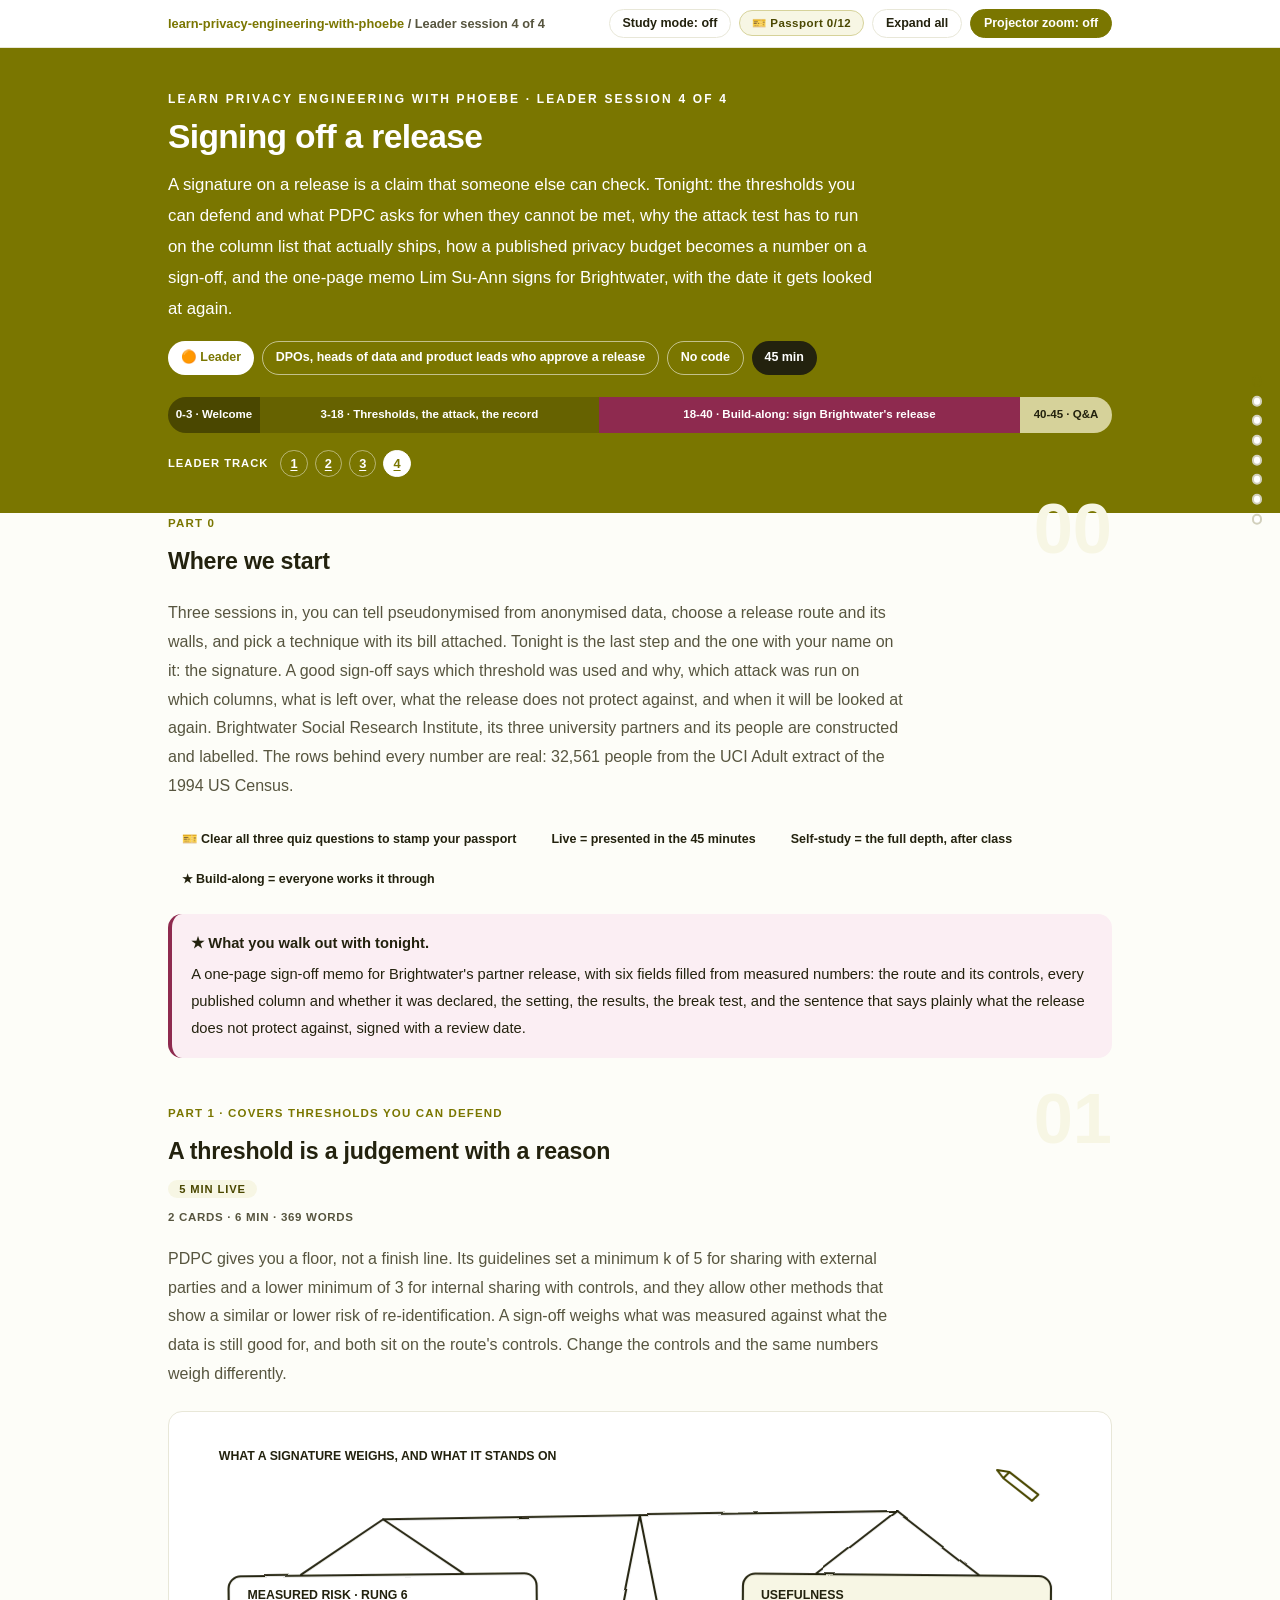
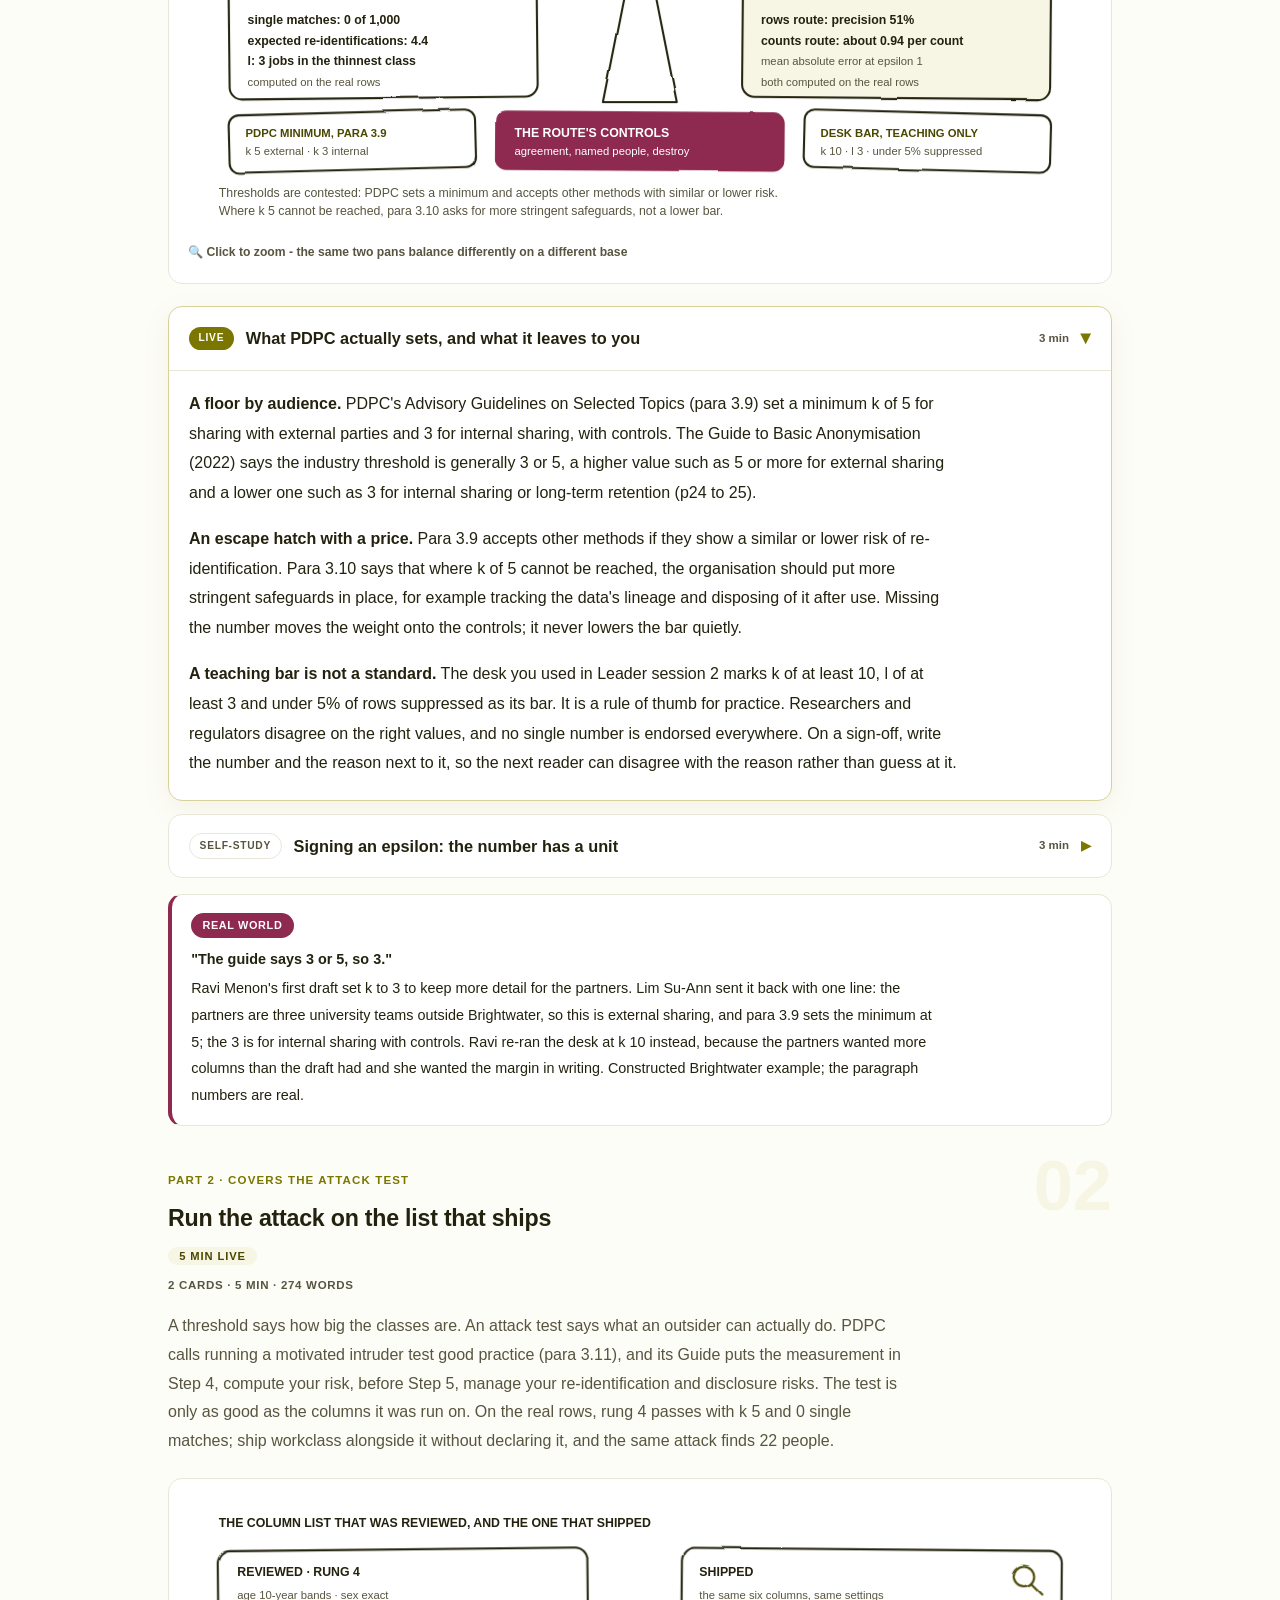
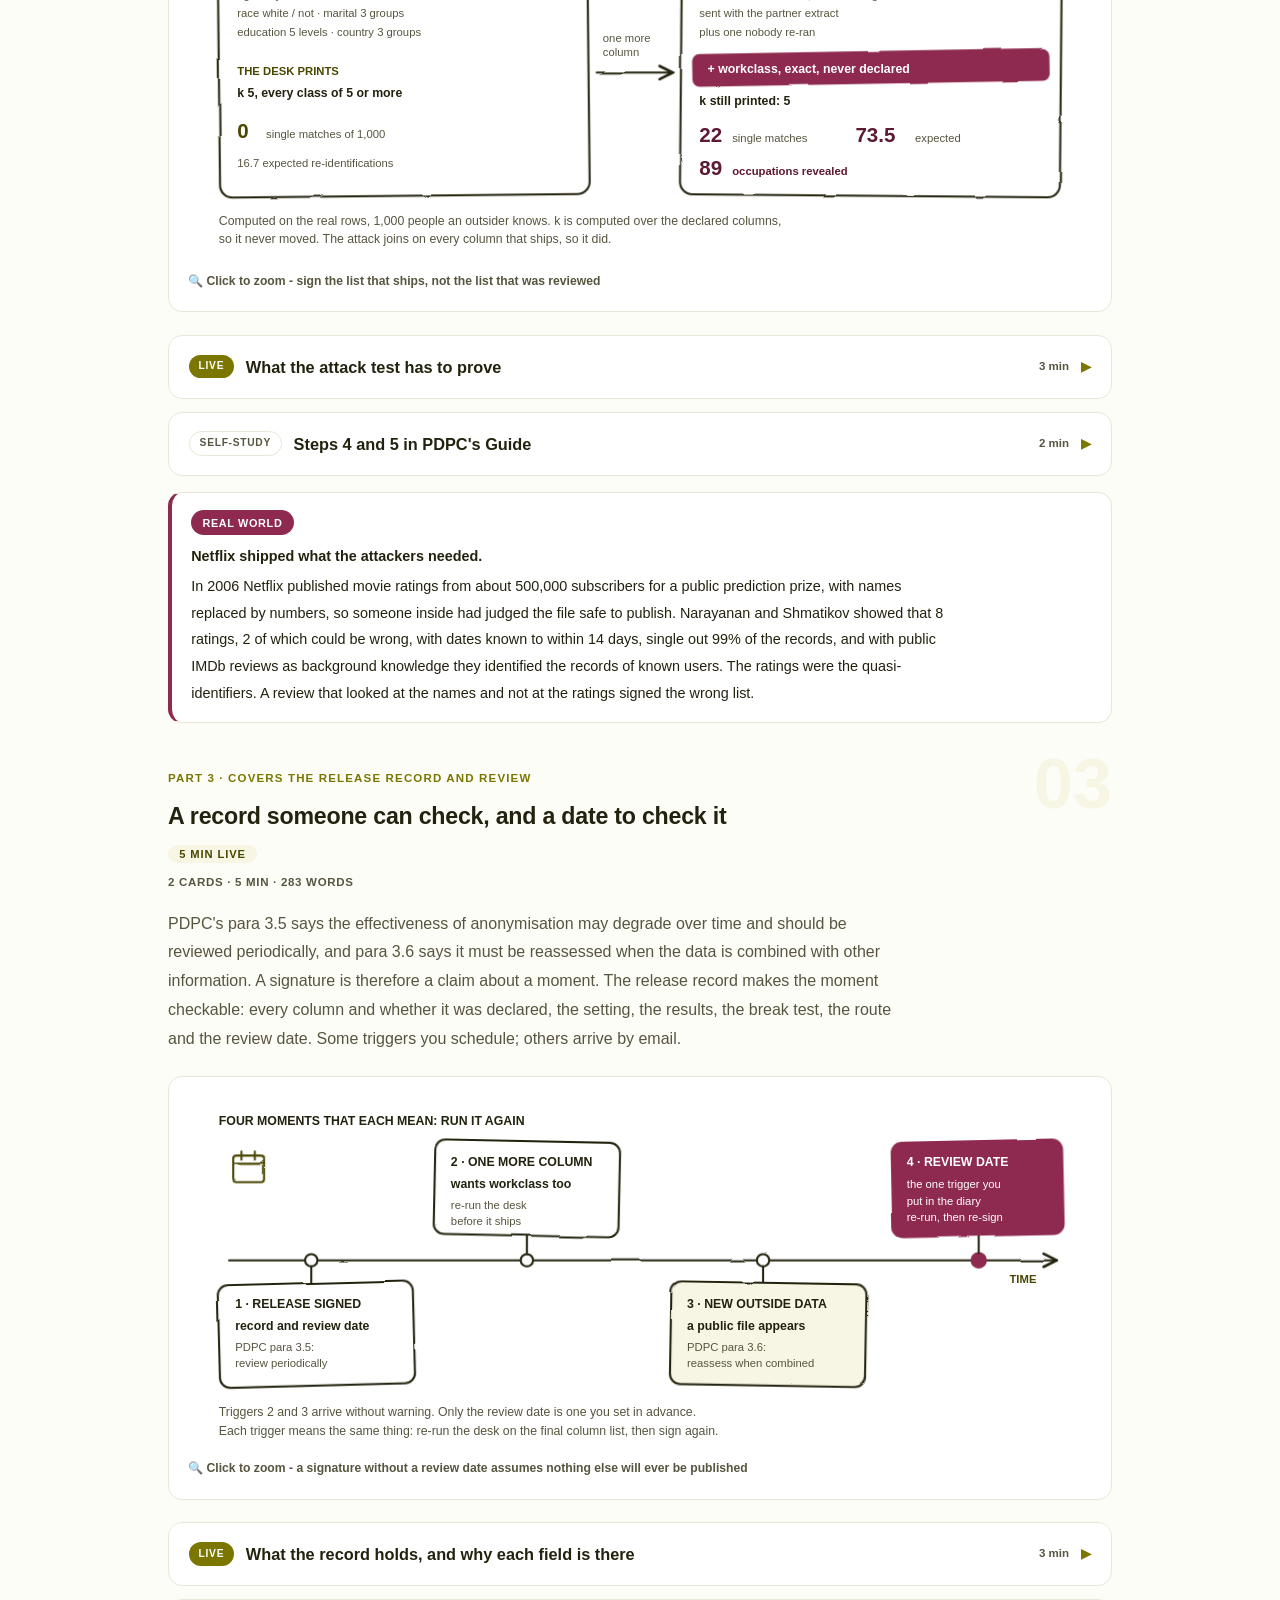
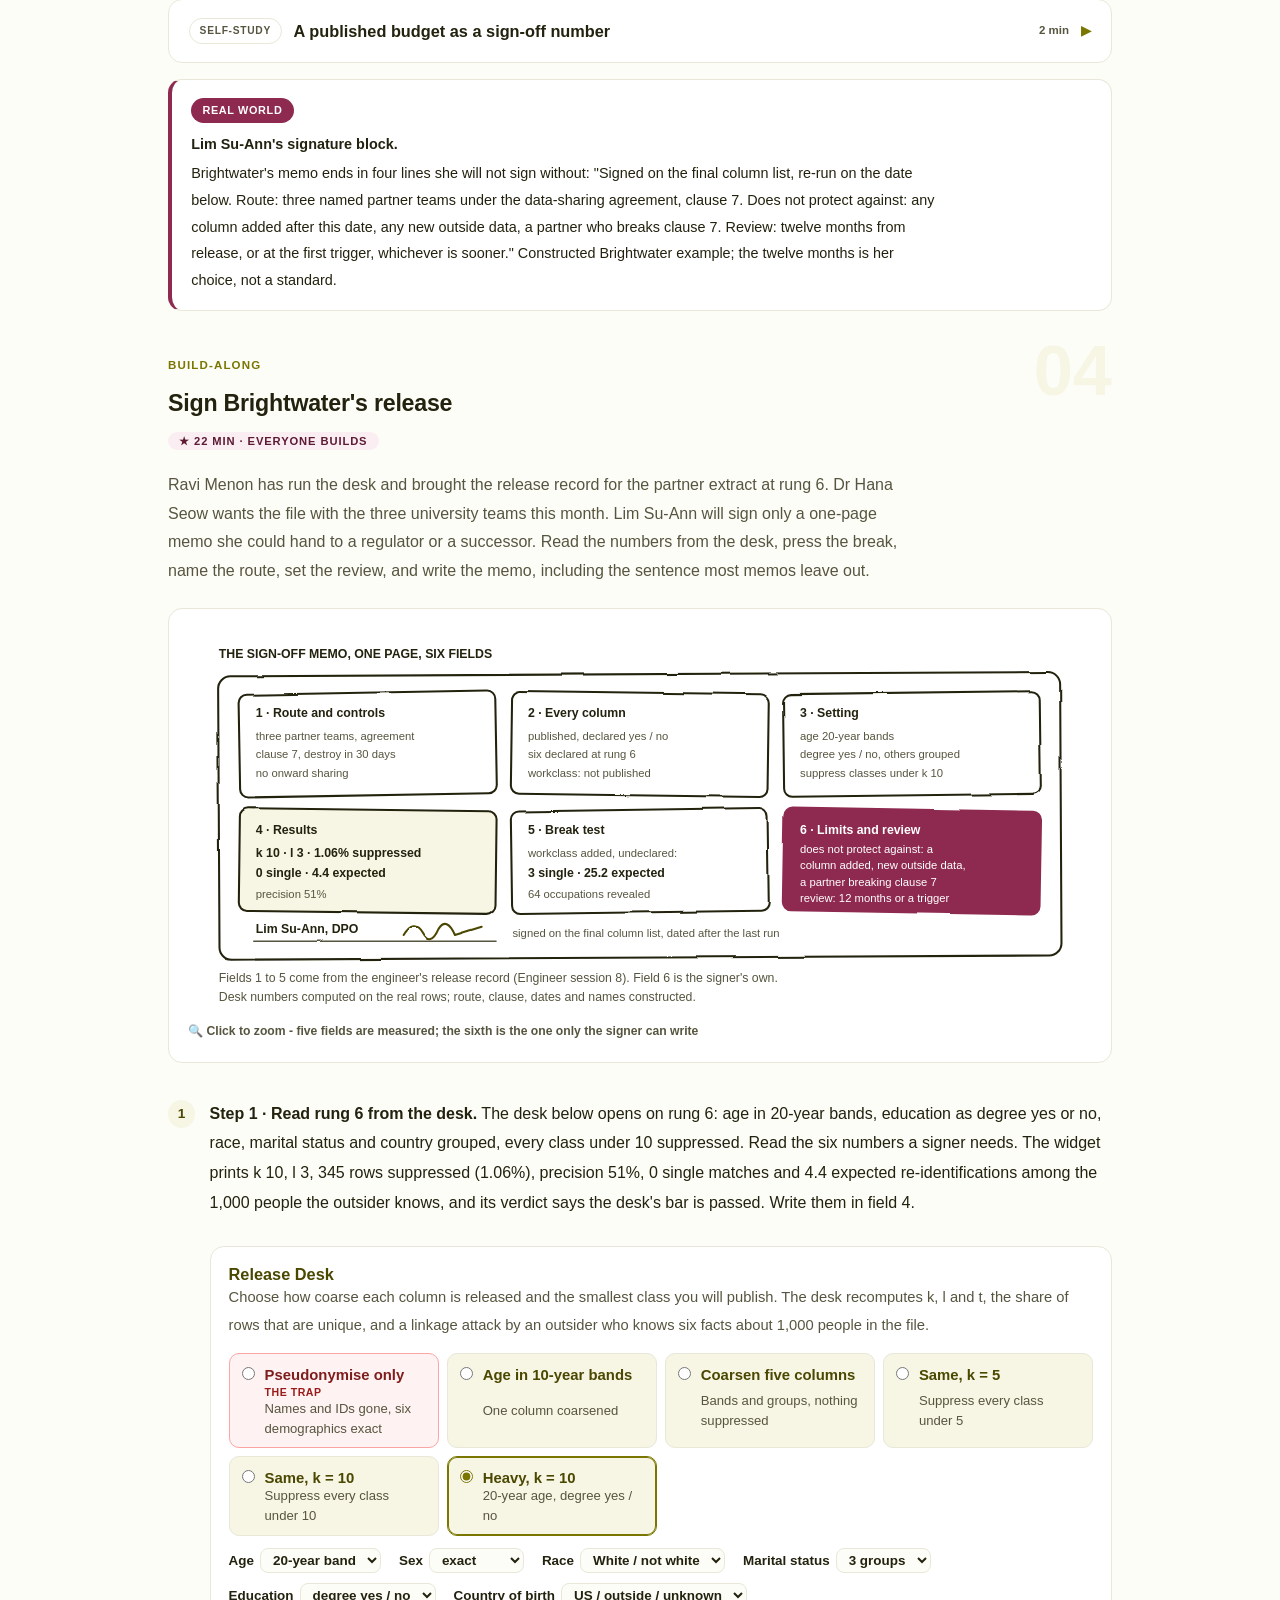
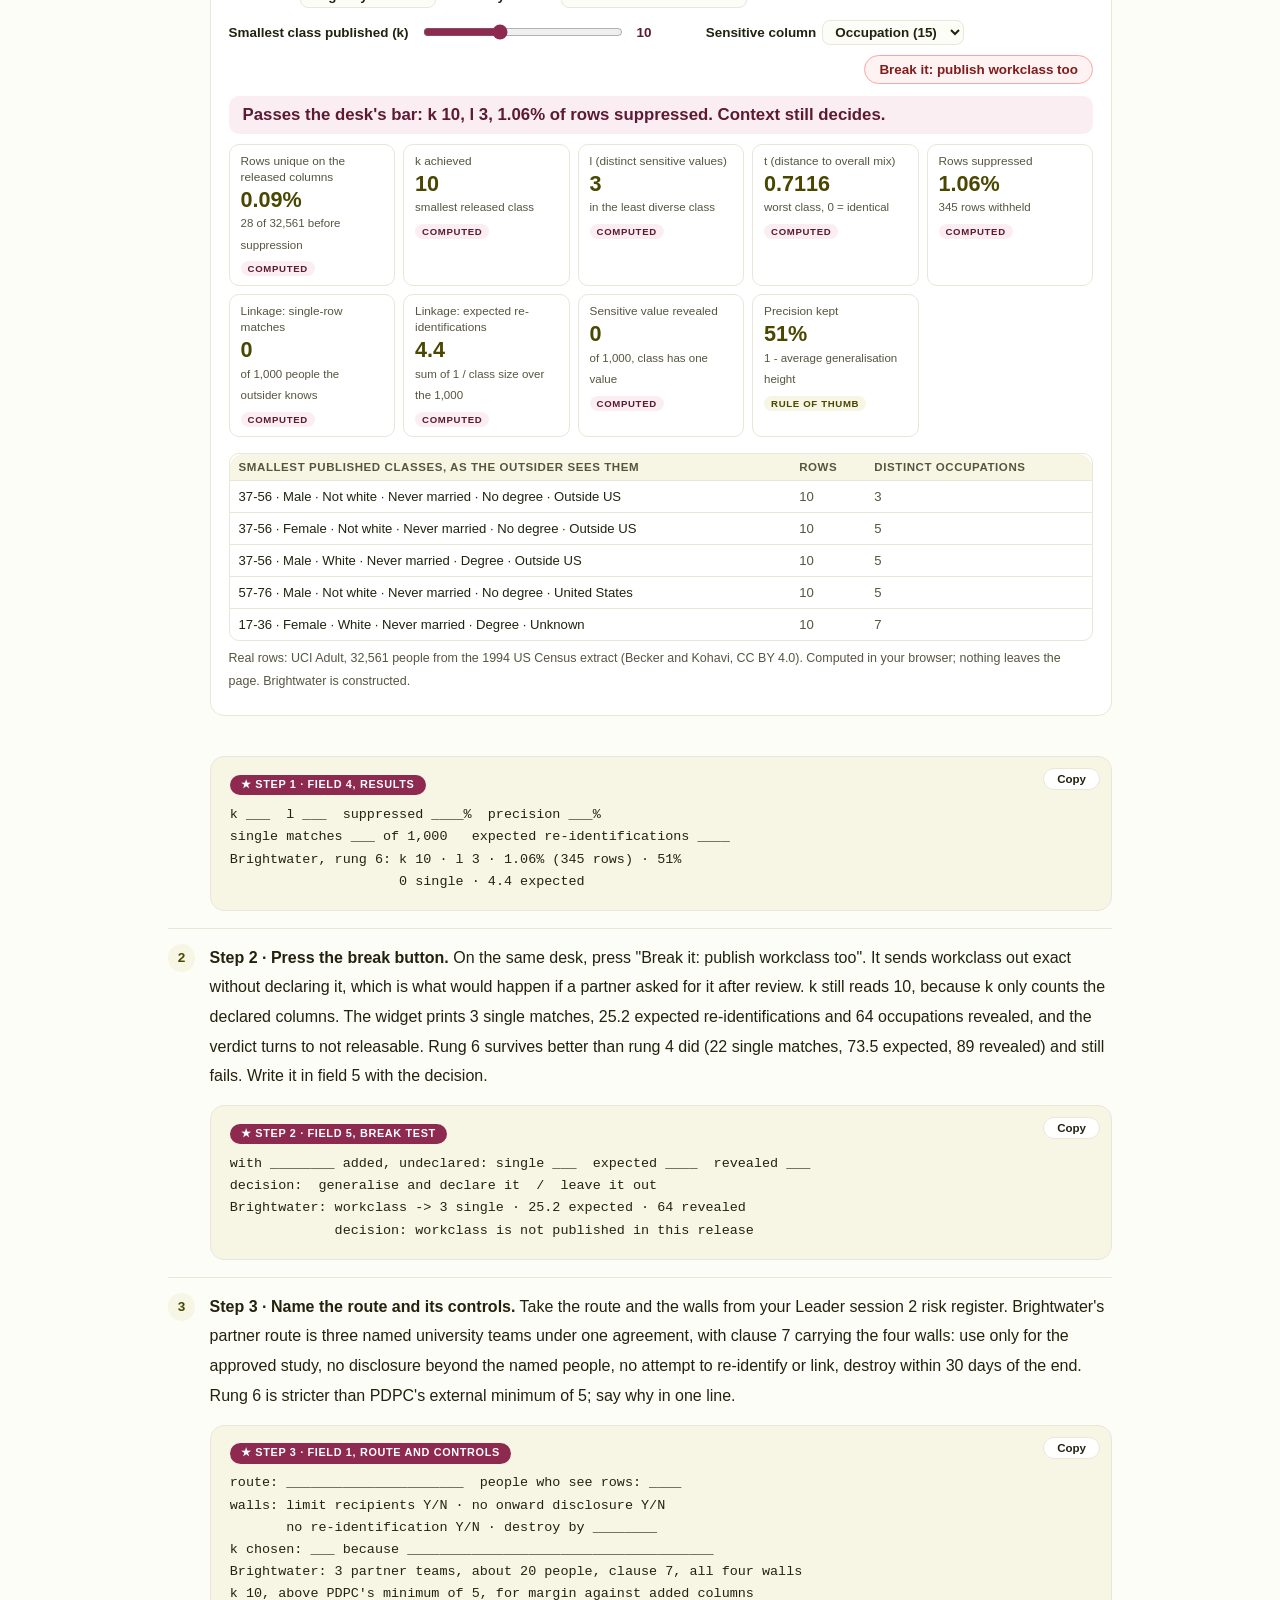
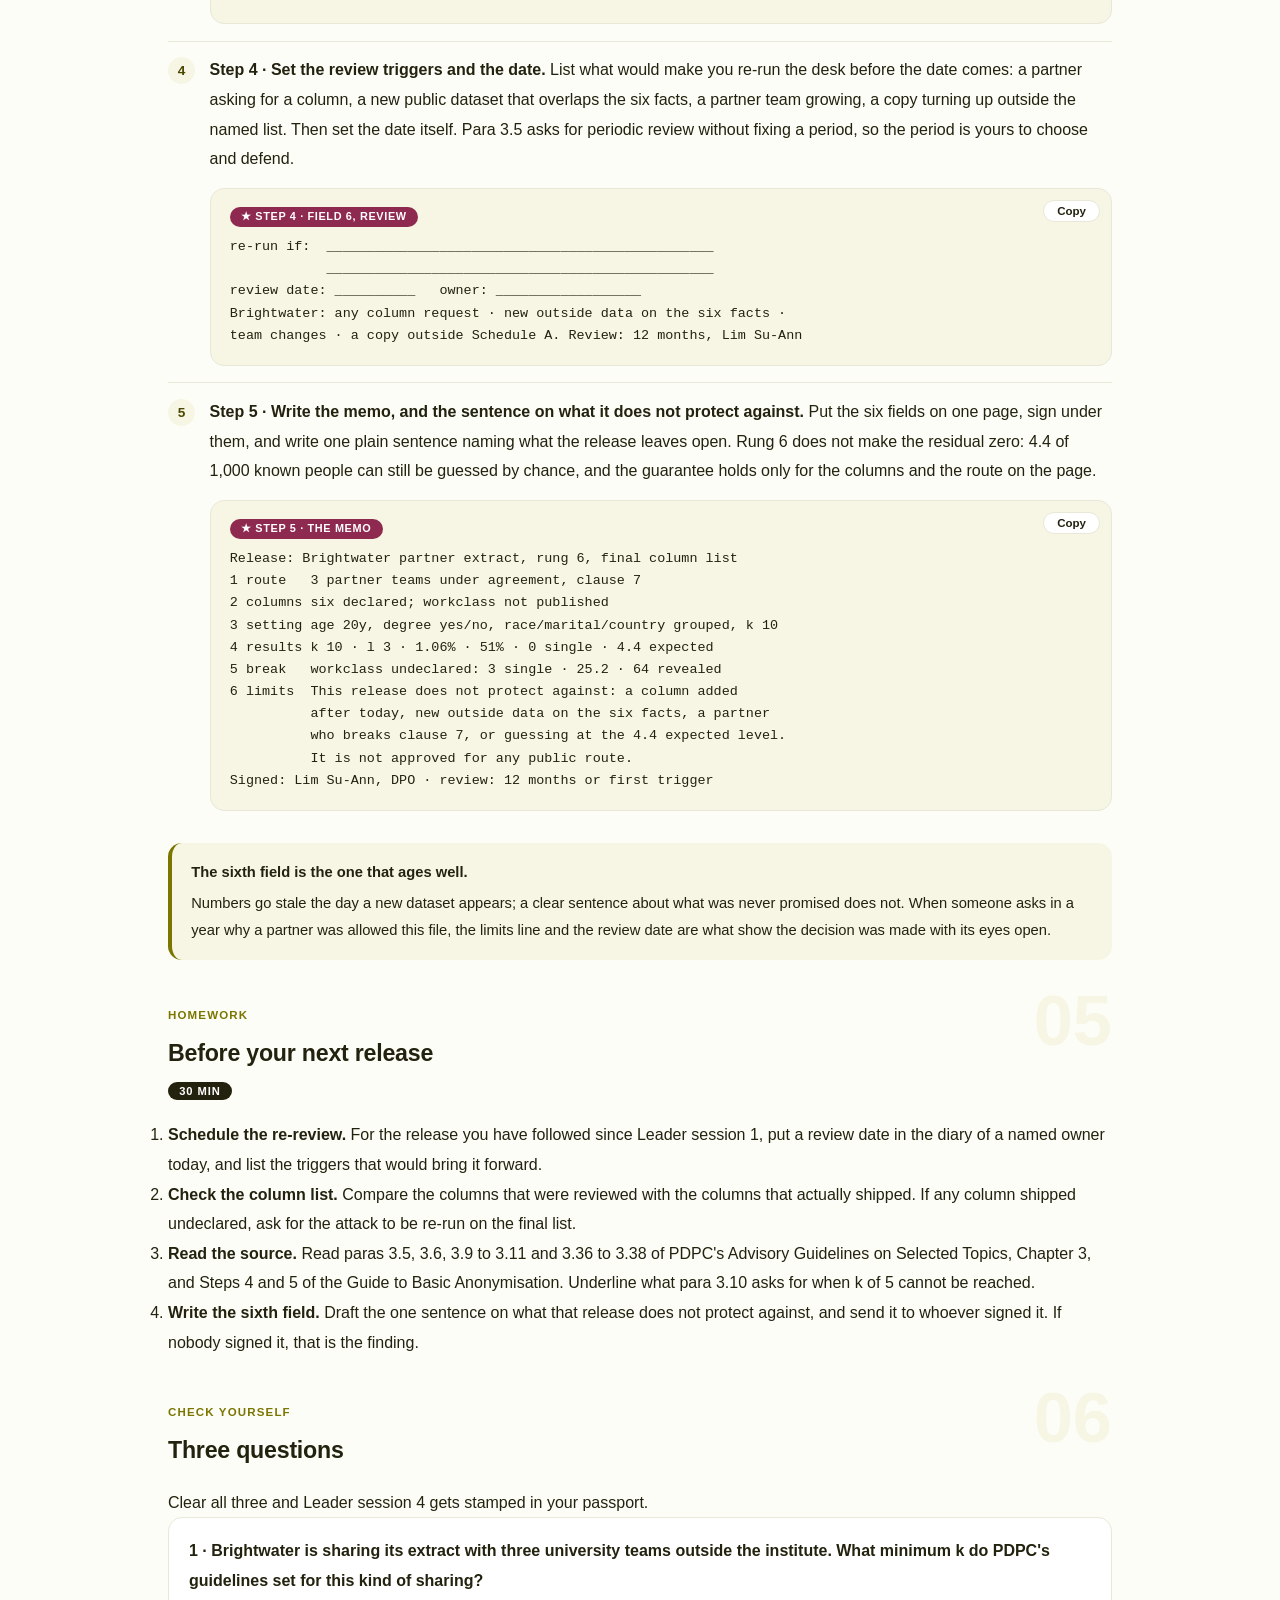
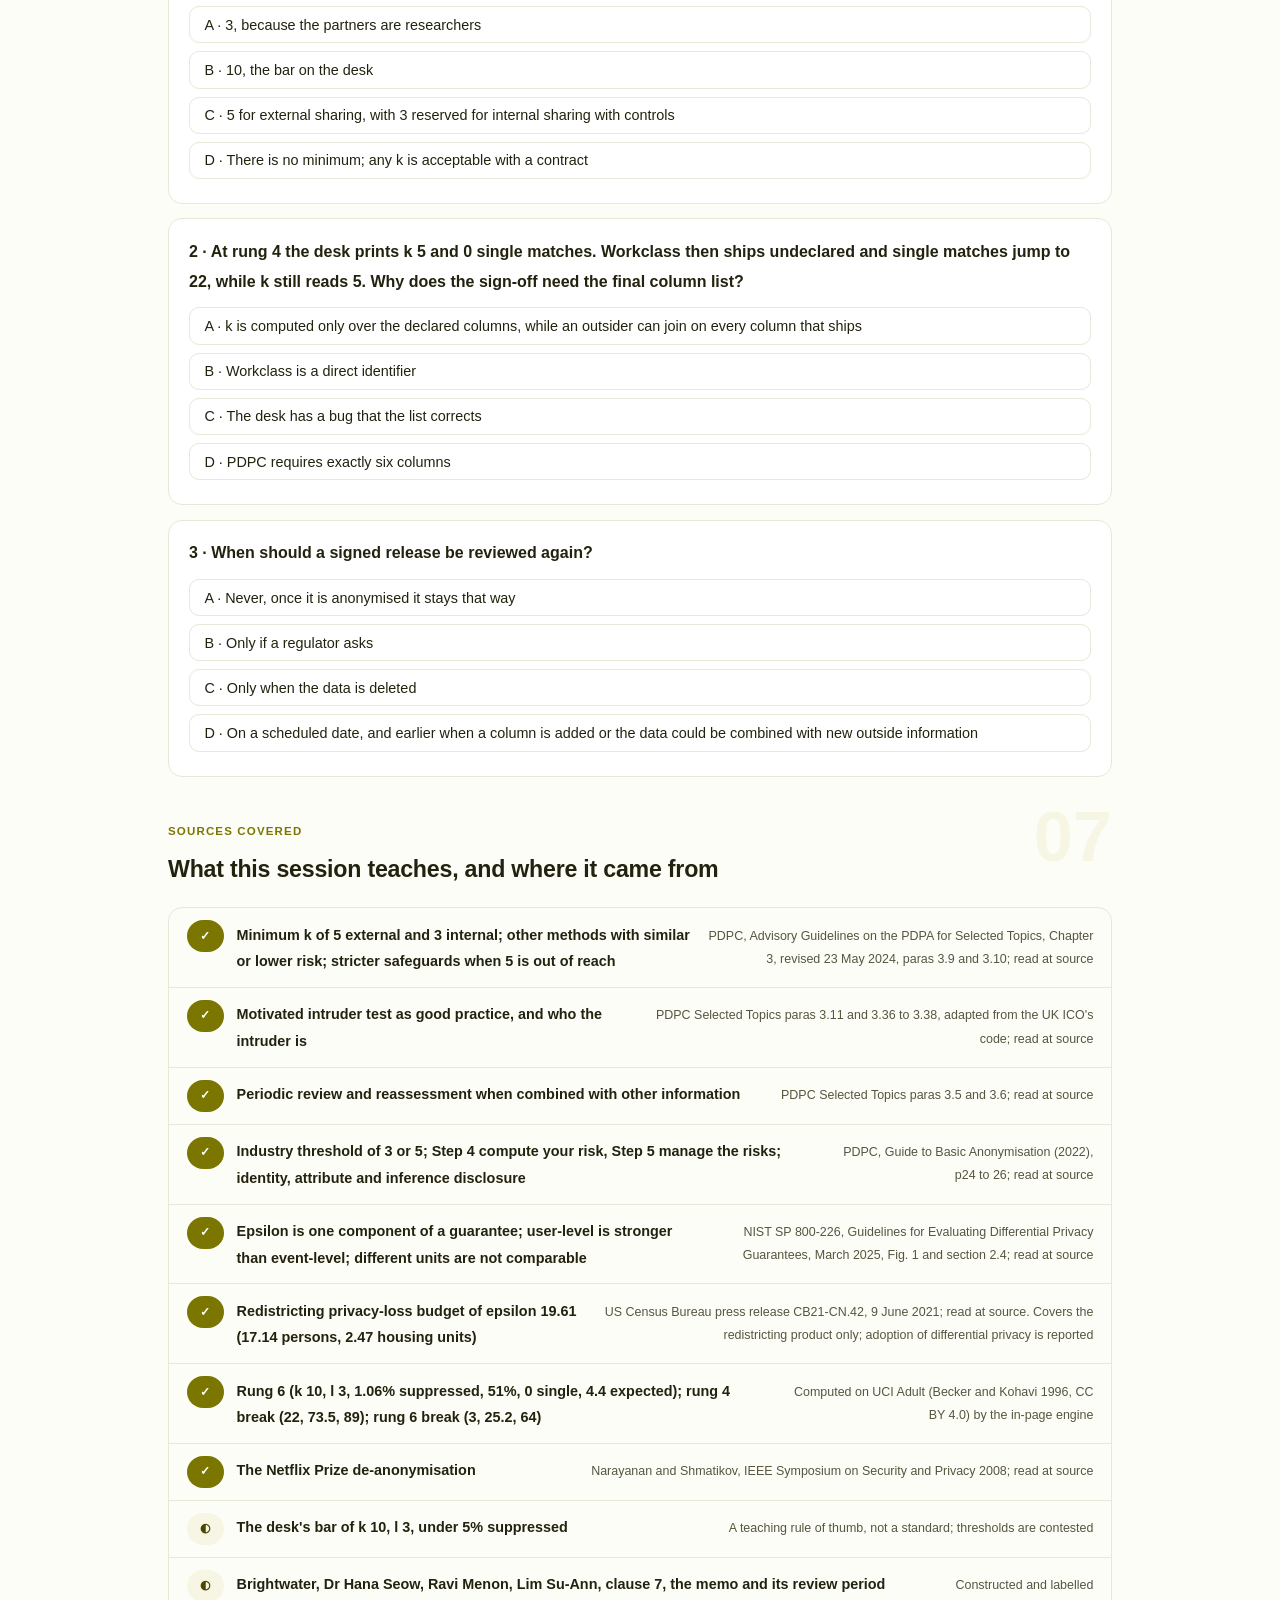
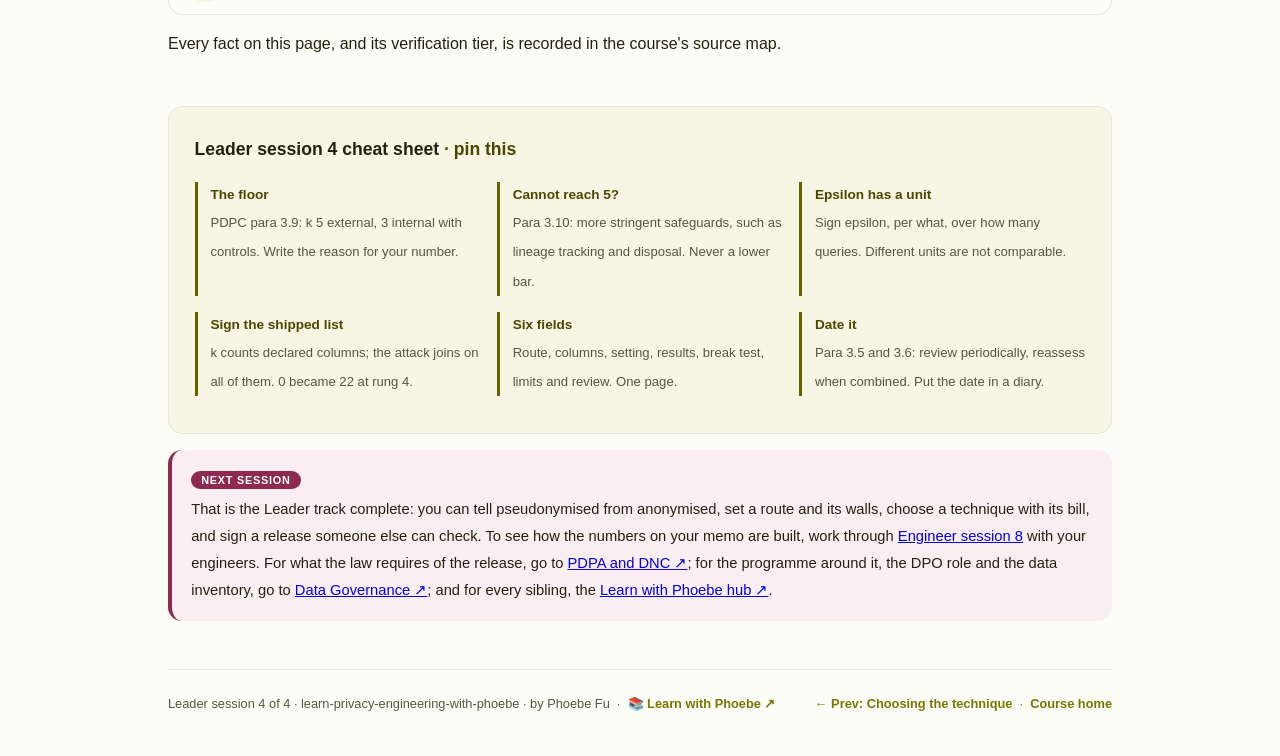
<file: courses/a4-signing-off-a-release.html>
<!DOCTYPE html>
<html lang="en">
<head>
<meta charset="UTF-8">
<meta name="viewport" content="width=device-width, initial-scale=1.0">
<!-- social:start -->
<meta name="description" content="Leader session 4 of 4. Signing a release you can defend: PDPC's k thresholds and what to do when they cannot be met, the motivated intruder test run on the final column list, epsilon as a sign-off number, and a one-page memo with a review date, measured on 32,561 real census rows.">
<meta property="og:type" content="article">
<meta property="og:site_name" content="Learn with Phoebe">
<meta property="og:title" content="Signing off a release - learn privacy engineering with phoebe">
<meta property="og:description" content="Leader session 4 of 4. A k of 5 with 0 single matches became 22 when one undeclared column shipped. What a signature has to cover, and when to sign again.">
<meta property="og:url" content="https://phoebefu6.github.io/learn-privacy-engineering-with-phoebe/courses/a4-signing-off-a-release.html">
<meta property="og:image" content="https://phoebefu6.github.io/learn-privacy-engineering-with-phoebe/assets/og-cover.png">
<meta property="og:image:width" content="1200">
<meta property="og:image:height" content="630">
<meta name="twitter:card" content="summary_large_image">
<meta name="twitter:title" content="Signing off a release - learn privacy engineering with phoebe">
<meta name="twitter:description" content="Leader session 4 of 4. Thresholds you can defend, the attack test on the final column list, and a sign-off memo with a review date.">
<meta name="twitter:image" content="https://phoebefu6.github.io/learn-privacy-engineering-with-phoebe/assets/og-cover.png">
<!-- social:end -->
<title>Leader session 4 · Signing off a release - learn privacy engineering with phoebe</title>
<link rel="stylesheet" href="../assets/style.css?v=3">
</head>
<body>

<div class="toolbar">
  <div class="wrap">
    <span class="crumb"><a href="../index.html">learn-privacy-engineering-with-phoebe</a> / Leader session 4 of 4</span>
    <button class="btn" id="toggle-all" type="button">Expand all</button>
    <button class="btn primary" id="zoom-toggle" type="button">Projector zoom: off</button>
  </div>
</div>

<header class="masthead">
  <div class="wrap">
    <div class="eyebrow">Learn Privacy Engineering with Phoebe · Leader session 4 of 4</div>
    <h1>Signing off <span class="accent">a release</span></h1>
    <p class="sub">A signature on a release is a claim that someone else can check. Tonight: the thresholds you can defend and what PDPC asks for when they cannot be met, why the attack test has to run on the column list that actually ships, how a published privacy budget becomes a number on a sign-off, and the one-page memo Lim Su-Ann signs for Brightwater, with the date it gets looked at again.</p>
    <div class="chip-row">
      <span class="chip level">🟠 Leader</span>
      <span class="chip audience">DPOs, heads of data and product leads who approve a release</span>
      <span class="chip audience">No code</span>
      <span class="chip time">45 min</span>
    </div>
    <div class="agenda">
      <span class="a1" style="flex:1">0-3 · Welcome</span>
      <span class="a2" style="flex:4">3-18 · Thresholds, the attack, the record</span>
      <span class="a3" style="flex:5">18-40 · Build-along: sign Brightwater's release</span>
      <span class="a4" style="flex:1">40-45 · Q&amp;A</span>
    </div>
  </div>
</header>

<main class="wrap">

  <section class="section" id="intro">
    <div class="section-kicker">
      <span class="klabel">Part 0</span>
      <h2>Where we start</h2>
    </div>
    <p class="lede">Three sessions in, you can tell pseudonymised from anonymised data, choose a release route and its walls, and pick a technique with its bill attached. Tonight is the last step and the one with your name on it: the signature. A good sign-off says which threshold was used and why, which attack was run on which columns, what is left over, what the release does not protect against, and when it will be looked at again. Brightwater Social Research Institute, its three university partners and its people are constructed and labelled. The rows behind every number are real: 32,561 people from the UCI Adult extract of the 1994 US Census.</p>

    <div class="legend">
      <span class="pill">🎫 Clear all three quiz questions to stamp your passport</span>
      <span class="pill">Live = presented in the 45 minutes</span>
      <span class="pill">Self-study = the full depth, after class</span>
      <span class="pill">★ Build-along = everyone works it through</span>
    </div>

    <div class="callout win">
      <p><strong>★ What you walk out with tonight.</strong> A one-page sign-off memo for Brightwater's partner release, with six fields filled from measured numbers: the route and its controls, every published column and whether it was declared, the setting, the results, the break test, and the sentence that says plainly what the release does not protect against, signed with a review date.</p>
    </div>
  </section>

  <section class="section" id="part-1">
    <div class="section-kicker">
      <span class="klabel">Part 1 · covers thresholds you can defend</span>
      <h2>A threshold is a judgement with a reason</h2>
      <span class="tag concept">5 min live</span>
    </div>
    <p class="lede">PDPC gives you a floor, not a finish line. Its guidelines set a minimum k of 5 for sharing with external parties and a lower minimum of 3 for internal sharing with controls, and they allow other methods that show a similar or lower risk of re-identification. A sign-off weighs what was measured against what the data is still good for, and both sit on the route's controls. Change the controls and the same numbers weigh differently.</p>

    <figure class="zoomable">
      <svg viewBox="0 0 880 390" xmlns="http://www.w3.org/2000/svg" role="img" aria-label="A hand-drawn balance scale. The left pan holds measured risk at rung 6 on the real rows: 0 single matches of 1,000 known people, 4.4 expected re-identifications, l of 3. The right pan holds usefulness: precision 51 percent, and for the counts route about 0.94 mean absolute error per count at epsilon 1. The scale stands on a plum base labelled the route's controls: agreement, named people, destroy. Beside the base, PDPC's minimum in para 3.9, k 5 external and 3 internal, and the desk's teaching bar, k 10, l 3, under 5 percent suppressed. A note says thresholds are contested and that para 3.10 asks for more stringent safeguards when k 5 cannot be reached.">
        <defs>
          <filter id="a4aSk" x="-3%" y="-3%" width="106%" height="106%"><feTurbulence type="fractalNoise" baseFrequency="0.02" numOctaves="2" seed="31" result="n"/><feDisplacementMap in="SourceGraphic" in2="n" scale="2.4" xChannelSelector="R" yChannelSelector="G"/></filter>
          <pattern id="a4aHc" patternUnits="userSpaceOnUse" width="7" height="7" patternTransform="rotate(-38)"><line x1="0" y1="0" x2="0" y2="7" stroke="#7A7600" stroke-width="1" opacity=".5"/></pattern>
          <marker id="a4aAr" viewBox="0 0 10 10" refX="9" refY="5" markerWidth="8" markerHeight="8" orient="auto"><path d="M1 1 L9 5 L1 9" fill="none" stroke="#23220E" stroke-width="1.6" stroke-linecap="round"/></marker>
        </defs>
        <style>
          .a4aH { font: 800 12px Inter, sans-serif; fill: #23220E; }
          .a4aL { font: 600 12px Inter, sans-serif; fill: #23220E; }
          .a4aS { font: 400 11px Inter, sans-serif; fill: #57553F; }
          .a4aW { font: 800 12px Inter, sans-serif; fill: #FFFFFF; }
          .a4aY { font: 400 11px Inter, sans-serif; fill: #FFFFFF; }
          .a4aA { font: 700 11px Inter, sans-serif; fill: #4A4700; }
          .a4aN { font: 400 12px Inter, sans-serif; fill: #57553F; }
        </style>

        <text class="a4aH" x="30" y="28">WHAT A SIGNATURE WEIGHS, AND WHAT IT STANDS ON</text>

        <g filter="url(#a4aSk)" fill="none" stroke="#23220E" stroke-width="2" stroke-linecap="round" stroke-linejoin="round">
          <!-- beam and hangers -->
          <path d="M190 86 L690 78"/>
          <path d="M190 86 L110 140 M190 86 L270 140"/>
          <path d="M690 78 L610 140 M690 78 L770 140"/>
          <!-- fulcrum -->
          <path d="M440 82 L404 264 L476 264 Z" fill="#FFFFFF"/>
          <!-- pans -->
          <rect x="40" y="140" width="300" height="120" rx="12" transform="rotate(-0.6 190 200)" fill="#FFFFFF"/>
          <rect x="540" y="140" width="300" height="120" rx="12" transform="rotate(0.5 690 200)" fill="#F7F6E4"/>
          <!-- base and threshold cards -->
          <rect x="40" y="274" width="240" height="56" rx="10" transform="rotate(-1.5 160 302)" fill="#FFFFFF"/>
          <rect x="300" y="274" width="280" height="56" rx="10" transform="rotate(0.4 440 302)" fill="#8E2A4F" stroke="#8E2A4F"/>
          <rect x="600" y="274" width="240" height="56" rx="10" transform="rotate(1.5 720 302)" fill="#FFFFFF"/>
          <!-- doodle: a pen above the right pan -->
          <path d="M800 40 L828 62 L822 68 L794 46 Z M794 46 L788 38 L800 40" stroke="#4A4700"/>
        </g>

        <text class="a4aH" x="58" y="164">MEASURED RISK · RUNG 6</text>
        <text class="a4aL" x="58" y="188">single matches: 0 of 1,000</text>
        <text class="a4aL" x="58" y="208">expected re-identifications: 4.4</text>
        <text class="a4aL" x="58" y="228">l: 3 jobs in the thinnest class</text>
        <text class="a4aS" x="58" y="248">computed on the real rows</text>

        <text class="a4aH" x="558" y="164">USEFULNESS</text>
        <text class="a4aL" x="558" y="188">rows route: precision 51%</text>
        <text class="a4aL" x="558" y="208">counts route: about 0.94 per count</text>
        <text class="a4aS" x="558" y="228">mean absolute error at epsilon 1</text>
        <text class="a4aS" x="558" y="248">both computed on the real rows</text>

        <text class="a4aA" x="56" y="298">PDPC MINIMUM, PARA 3.9</text>
        <text class="a4aS" x="56" y="316">k 5 external · k 3 internal</text>

        <text class="a4aW" x="318" y="298">THE ROUTE'S CONTROLS</text>
        <text class="a4aY" x="318" y="316">agreement, named people, destroy</text>

        <text class="a4aA" x="616" y="298">DESK BAR, TEACHING ONLY</text>
        <text class="a4aS" x="616" y="316">k 10 · l 3 · under 5% suppressed</text>

        <text class="a4aN" x="30" y="356">Thresholds are contested: PDPC sets a minimum and accepts other methods with similar or lower risk.</text>
        <text class="a4aN" x="30" y="374">Where k 5 cannot be reached, para 3.10 asks for more stringent safeguards, not a lower bar.</text>
      </svg>
      <figcaption>🔍 Click to zoom - the same two pans balance differently on a different base</figcaption>
    </figure>

    <details class="card" open>
      <summary><span class="mode live">Live</span>What PDPC actually sets, and what it leaves to you<span class="mini">3 min</span><span class="caret">▶</span></summary>
      <div class="body">
        <p><strong>A floor by audience.</strong> PDPC's Advisory Guidelines on Selected Topics (para 3.9) set a minimum k of 5 for sharing with external parties and 3 for internal sharing, with controls. The Guide to Basic Anonymisation (2022) says the industry threshold is generally 3 or 5, a higher value such as 5 or more for external sharing and a lower one such as 3 for internal sharing or long-term retention (p24 to 25).</p>
        <p><strong>An escape hatch with a price.</strong> Para 3.9 accepts other methods if they show a similar or lower risk of re-identification. Para 3.10 says that where k of 5 cannot be reached, the organisation should put more stringent safeguards in place, for example tracking the data's lineage and disposing of it after use. Missing the number moves the weight onto the controls; it never lowers the bar quietly.</p>
        <p><strong>A teaching bar is not a standard.</strong> The desk you used in Leader session 2 marks k of at least 10, l of at least 3 and under 5% of rows suppressed as its bar. It is a rule of thumb for practice. Researchers and regulators disagree on the right values, and no single number is endorsed everywhere. On a sign-off, write the number and the reason next to it, so the next reader can disagree with the reason rather than guess at it.</p>
      </div>
    </details>

    <details class="card">
      <summary><span class="mode self">Self-study</span>Signing an epsilon: the number has a unit<span class="mini">3 min</span><span class="caret">▶</span></summary>
      <div class="body">
        <p>When the route is noisy counts rather than rows, the number on the sign-off is epsilon. NIST's Guidelines for Evaluating Differential Privacy Guarantees (SP 800-226, March 2025) draws the components of a guarantee as a pyramid and says each is vital to a meaningful guarantee. Epsilon is only one of them; others include the unit of privacy, the trust model, the query model, security, access control and side channels.</p>
        <p>The unit matters most for a leader. NIST's key takeaway is that user-level privacy gives stronger guarantees than attribute-level, user-day-level or event-level privacy, and that guarantees with different privacy units are not directly comparable. An epsilon of 1 per person and an epsilon of 1 per event are different promises. So the sign-off line reads "epsilon, per what, over how many queries", never epsilon alone. Engineer session 6 shows how a budget is spent across queries.</p>
      </div>
    </details>

    <div class="callout example">
      <span class="ex-pill">Real world</span>
      <p><strong>"The guide says 3 or 5, so 3."</strong> Ravi Menon's first draft set k to 3 to keep more detail for the partners. Lim Su-Ann sent it back with one line: the partners are three university teams outside Brightwater, so this is external sharing, and para 3.9 sets the minimum at 5; the 3 is for internal sharing with controls. Ravi re-ran the desk at k 10 instead, because the partners wanted more columns than the draft had and she wanted the margin in writing. Constructed Brightwater example; the paragraph numbers are real.</p>
    </div>
  </section>

  <section class="section" id="part-2">
    <div class="section-kicker">
      <span class="klabel">Part 2 · covers the attack test</span>
      <h2>Run the attack on the list that ships</h2>
      <span class="tag concept">5 min live</span>
    </div>
    <p class="lede">A threshold says how big the classes are. An attack test says what an outsider can actually do. PDPC calls running a motivated intruder test good practice (para 3.11), and its Guide puts the measurement in Step 4, compute your risk, before Step 5, manage your re-identification and disclosure risks. The test is only as good as the columns it was run on. On the real rows, rung 4 passes with k 5 and 0 single matches; ship workclass alongside it without declaring it, and the same attack finds 22 people.</p>

    <figure class="zoomable">
      <svg viewBox="0 0 880 352" xmlns="http://www.w3.org/2000/svg" role="img" aria-label="Two hand-drawn column lists side by side. Left, the list that was reviewed at rung 4: age in 10-year bands, sex, race white or not, marital status in 3 groups, education in 5 levels, country of birth in 3 groups. The desk prints k 5, 0 single matches of 1,000 known people, 16.7 expected re-identifications. An arrow labelled one more column leads to the right panel, the list that shipped: the same six plus a plum strip, workclass published exact and never declared. The desk still prints k 5, but the attack now finds 22 single matches, 73.5 expected re-identifications and 89 occupations revealed.">
        <defs>
          <filter id="a4bSk" x="-3%" y="-3%" width="106%" height="106%"><feTurbulence type="fractalNoise" baseFrequency="0.02" numOctaves="2" seed="37" result="n"/><feDisplacementMap in="SourceGraphic" in2="n" scale="2.4" xChannelSelector="R" yChannelSelector="G"/></filter>
          <pattern id="a4bHc" patternUnits="userSpaceOnUse" width="7" height="7" patternTransform="rotate(-38)"><line x1="0" y1="0" x2="0" y2="7" stroke="#7A7600" stroke-width="1" opacity=".5"/></pattern>
          <marker id="a4bAr" viewBox="0 0 10 10" refX="9" refY="5" markerWidth="8" markerHeight="8" orient="auto"><path d="M1 1 L9 5 L1 9" fill="none" stroke="#23220E" stroke-width="1.6" stroke-linecap="round"/></marker>
        </defs>
        <style>
          .a4bH { font: 800 12px Inter, sans-serif; fill: #23220E; }
          .a4bL { font: 600 12px Inter, sans-serif; fill: #23220E; }
          .a4bS { font: 400 11px Inter, sans-serif; fill: #57553F; }
          .a4bB { font: 800 11px Inter, sans-serif; fill: #5C1A33; }
          .a4bV { font: 800 20px Inter, sans-serif; fill: #4A4700; }
          .a4bX { font: 800 20px Inter, sans-serif; fill: #5C1A33; }
          .a4bW { font: 800 12px Inter, sans-serif; fill: #FFFFFF; }
          .a4bA { font: 700 11px Inter, sans-serif; fill: #4A4700; }
          .a4bN { font: 400 12px Inter, sans-serif; fill: #57553F; }
        </style>

        <text class="a4bH" x="30" y="28">THE COLUMN LIST THAT WAS REVIEWED, AND THE ONE THAT SHIPPED</text>

        <g filter="url(#a4bSk)" fill="none" stroke="#23220E" stroke-width="2" stroke-linecap="round" stroke-linejoin="round">
          <rect x="30" y="50" width="360" height="240" rx="12" transform="rotate(-0.6 210 170)" fill="#FFFFFF"/>
          <rect x="480" y="50" width="370" height="240" rx="12" transform="rotate(0.5 665 170)" fill="#FFFFFF"/>
          <rect x="492" y="150" width="346" height="30" rx="6" transform="rotate(-1 665 165)" fill="#8E2A4F" stroke="#8E2A4F"/>
          <path d="M398 170 L472 170" marker-end="url(#a4bAr)"/>
          <!-- doodle: a magnifier on the shipped list -->
          <circle cx="814" cy="76" r="10" stroke="#4A4700"/>
          <path d="M821 83 L832 94" stroke="#4A4700"/>
        </g>

        <text class="a4bH" x="48" y="76">REVIEWED · RUNG 4</text>
        <text class="a4bS" x="48" y="98">age 10-year bands · sex exact</text>
        <text class="a4bS" x="48" y="116">race white / not · marital 3 groups</text>
        <text class="a4bS" x="48" y="134">education 5 levels · country 3 groups</text>
        <text class="a4bA" x="48" y="172">THE DESK PRINTS</text>
        <text class="a4bL" x="48" y="194">k 5, every class of 5 or more</text>
        <text class="a4bV" x="48" y="234">0</text>
        <text class="a4bS" x="76" y="234">single matches of 1,000</text>
        <text class="a4bS" x="48" y="262">16.7 expected re-identifications</text>

        <text class="a4bS" x="404" y="140">one more</text>
        <text class="a4bS" x="404" y="154">column</text>

        <text class="a4bH" x="498" y="76">SHIPPED</text>
        <text class="a4bS" x="498" y="98">the same six columns, same settings</text>
        <text class="a4bS" x="498" y="116">sent with the partner extract</text>
        <text class="a4bS" x="498" y="134">plus one nobody re-ran</text>
        <text class="a4bW" x="506" y="170">+ workclass, exact, never declared</text>
        <text class="a4bL" x="498" y="202">k still printed: 5</text>
        <text class="a4bX" x="498" y="238">22</text>
        <text class="a4bS" x="530" y="238">single matches</text>
        <text class="a4bX" x="650" y="238">73.5</text>
        <text class="a4bS" x="708" y="238">expected</text>
        <text class="a4bX" x="498" y="270">89</text>
        <text class="a4bB" x="530" y="270">occupations revealed</text>

        <text class="a4bN" x="30" y="318">Computed on the real rows, 1,000 people an outsider knows. k is computed over the declared columns,</text>
        <text class="a4bN" x="30" y="336">so it never moved. The attack joins on every column that ships, so it did.</text>
      </svg>
      <figcaption>🔍 Click to zoom - sign the list that ships, not the list that was reviewed</figcaption>
    </figure>

    <details class="card">
      <summary><span class="mode live">Live</span>What the attack test has to prove<span class="mini">3 min</span><span class="caret">▶</span></summary>
      <div class="body">
        <p><strong>Who the intruder is.</strong> PDPC's paras 3.36 to 3.38 describe the motivated intruder, adapted from the UK ICO's code: motivated and reasonably competent, using the internet and public directories, not targeting a particular person, with no criminal methods or specialist equipment. Para 3.38(a) asks you to count the technical, legal, regulatory and organisational controls in place.</p>
        <p><strong>What the intruder holds.</strong> On the desk, an outsider knows six facts exactly about 1,000 real people in the file and joins on them. Single matches are people found in a class of one; expected re-identifications add up one guess per person over their class size. Both go on the sign-off.</p>
        <p><strong>Which columns.</strong> Every column in the file that leaves the building, declared or not. A k computed on the reviewed list was never wrong, only incomplete: after the break the desk still prints k 5, while single matches go from 0 to 22. The fix is a rule of procedure: the attack is re-run on the final column list, and the signature is dated after that run.</p>
      </div>
    </details>

    <details class="card">
      <summary><span class="mode self">Self-study</span>Steps 4 and 5 in PDPC's Guide<span class="mini">2 min</span><span class="caret">▶</span></summary>
      <div class="body">
        <p>The Guide to Basic Anonymisation (2022) runs five steps: know your data, de-identify it, apply anonymisation techniques, compute your risk, and manage your re-identification and disclosure risks. Step 4 is where the measured number comes from, k and its equivalents. Step 5 names three kinds of disclosure to manage: identity disclosure (finding the person), attribute disclosure (learning something about them, as the 89 revealed occupations do) and inference disclosure. A sign-off that reports only k has done Step 4 for identity and skipped the rest. The Guide is written for structured, non-complex data and suggests bringing in experts where appropriate.</p>
      </div>
    </details>

    <div class="callout example">
      <span class="ex-pill">Real world</span>
      <p><strong>Netflix shipped what the attackers needed.</strong> In 2006 Netflix published movie ratings from about 500,000 subscribers for a public prediction prize, with names replaced by numbers, so someone inside had judged the file safe to publish. Narayanan and Shmatikov showed that 8 ratings, 2 of which could be wrong, with dates known to within 14 days, single out 99% of the records, and with public IMDb reviews as background knowledge they identified the records of known users. The ratings were the quasi-identifiers. A review that looked at the names and not at the ratings signed the wrong list.</p>
    </div>
  </section>

  <section class="section" id="part-3">
    <div class="section-kicker">
      <span class="klabel">Part 3 · covers the release record and review</span>
      <h2>A record someone can check, and a date to check it</h2>
      <span class="tag concept">5 min live</span>
    </div>
    <p class="lede">PDPC's para 3.5 says the effectiveness of anonymisation may degrade over time and should be reviewed periodically, and para 3.6 says it must be reassessed when the data is combined with other information. A signature is therefore a claim about a moment. The release record makes the moment checkable: every column and whether it was declared, the setting, the results, the break test, the route and the review date. Some triggers you schedule; others arrive by email.</p>

    <figure class="zoomable">
      <svg viewBox="0 0 880 342" xmlns="http://www.w3.org/2000/svg" role="img" aria-label="A hand-drawn timeline from left to right with four triggers. One, release signed: the record and a review date, PDPC para 3.5, review periodically. Two, one more column: a partner wants workclass too, re-run the desk before it ships. Three, new outside data: a public file appears, PDPC para 3.6, reassess when combined. Four, in plum, the scheduled review date: the one trigger you put in the diary, re-run and re-sign. A note says triggers two and three arrive without warning and each one means re-run the desk on the final column list, then sign again.">
        <defs>
          <filter id="a4cSk" x="-3%" y="-3%" width="106%" height="106%"><feTurbulence type="fractalNoise" baseFrequency="0.02" numOctaves="2" seed="41" result="n"/><feDisplacementMap in="SourceGraphic" in2="n" scale="2.4" xChannelSelector="R" yChannelSelector="G"/></filter>
          <pattern id="a4cHc" patternUnits="userSpaceOnUse" width="7" height="7" patternTransform="rotate(-38)"><line x1="0" y1="0" x2="0" y2="7" stroke="#7A7600" stroke-width="1" opacity=".5"/></pattern>
          <marker id="a4cAr" viewBox="0 0 10 10" refX="9" refY="5" markerWidth="8" markerHeight="8" orient="auto"><path d="M1 1 L9 5 L1 9" fill="none" stroke="#23220E" stroke-width="1.6" stroke-linecap="round"/></marker>
        </defs>
        <style>
          .a4cH { font: 800 12px Inter, sans-serif; fill: #23220E; }
          .a4cL { font: 600 12px Inter, sans-serif; fill: #23220E; }
          .a4cS { font: 400 11px Inter, sans-serif; fill: #57553F; }
          .a4cW { font: 800 12px Inter, sans-serif; fill: #FFFFFF; }
          .a4cY { font: 400 11px Inter, sans-serif; fill: #FFFFFF; }
          .a4cA { font: 700 11px Inter, sans-serif; fill: #4A4700; }
          .a4cN { font: 400 12px Inter, sans-serif; fill: #57553F; }
        </style>

        <text class="a4cH" x="30" y="28">FOUR MOMENTS THAT EACH MEAN: RUN IT AGAIN</text>

        <g filter="url(#a4cSk)" fill="none" stroke="#23220E" stroke-width="2" stroke-linecap="round" stroke-linejoin="round">
          <path d="M40 160 L846 160" marker-end="url(#a4cAr)"/>
          <circle cx="120" cy="160" r="6" fill="#FFFFFF"/>
          <circle cx="330" cy="160" r="6" fill="#FFFFFF"/>
          <circle cx="560" cy="160" r="6" fill="#FFFFFF"/>
          <circle cx="770" cy="160" r="7" fill="#8E2A4F" stroke="#8E2A4F"/>
          <path d="M120 166 L120 182 M330 136 L330 154 M560 166 L560 182 M770 136 L770 153"/>
          <rect x="30" y="182" width="190" height="100" rx="10" transform="rotate(-1.5 125 232)" fill="#FFFFFF"/>
          <rect x="240" y="44" width="180" height="92" rx="10" transform="rotate(1.2 330 90)" fill="#FFFFFF"/>
          <rect x="470" y="182" width="190" height="100" rx="10" transform="rotate(1 565 232)" fill="#F7F6E4"/>
          <rect x="686" y="44" width="166" height="92" rx="10" transform="rotate(-1.2 769 90)" fill="#8E2A4F" stroke="#8E2A4F"/>
          <!-- doodle: a small calendar page -->
          <rect x="44" y="58" width="30" height="26" rx="3" stroke="#4A4700"/>
          <path d="M44 66 L74 66 M52 54 L52 62 M66 54 L66 62" stroke="#4A4700"/>
        </g>

        <text class="a4cH" x="46" y="206">1 · RELEASE SIGNED</text>
        <text class="a4cL" x="46" y="228">record and review date</text>
        <text class="a4cS" x="46" y="248">PDPC para 3.5:</text>
        <text class="a4cS" x="46" y="264">review periodically</text>

        <text class="a4cH" x="256" y="68">2 · ONE MORE COLUMN</text>
        <text class="a4cL" x="256" y="90">wants workclass too</text>
        <text class="a4cS" x="256" y="110">re-run the desk</text>
        <text class="a4cS" x="256" y="126">before it ships</text>

        <text class="a4cH" x="486" y="206">3 · NEW OUTSIDE DATA</text>
        <text class="a4cL" x="486" y="228">a public file appears</text>
        <text class="a4cS" x="486" y="248">PDPC para 3.6:</text>
        <text class="a4cS" x="486" y="264">reassess when combined</text>

        <text class="a4cW" x="700" y="68">4 · REVIEW DATE</text>
        <text class="a4cY" x="700" y="90">the one trigger you</text>
        <text class="a4cY" x="700" y="106">put in the diary</text>
        <text class="a4cY" x="700" y="122">re-run, then re-sign</text>

        <text class="a4cA" x="800" y="182">TIME</text>

        <text class="a4cN" x="30" y="312">Triggers 2 and 3 arrive without warning. Only the review date is one you set in advance.</text>
        <text class="a4cN" x="30" y="330">Each trigger means the same thing: re-run the desk on the final column list, then sign again.</text>
      </svg>
      <figcaption>🔍 Click to zoom - a signature without a review date assumes nothing else will ever be published</figcaption>
    </figure>

    <details class="card">
      <summary><span class="mode live">Live</span>What the record holds, and why each field is there<span class="mini">3 min</span><span class="caret">▶</span></summary>
      <div class="body">
        <p><strong>Columns, each marked declared yes or no.</strong> The break in Part 2 lives here. If a column ships and is not on the declared list, the record shows it before an outsider does.</p>
        <p><strong>Setting and results.</strong> How coarse each column went out, the k, and what the desk measured: k, l, t, rows suppressed, precision, single matches and expected re-identifications. A second engineer with the same rows and the record must get the same numbers; that is the test of the record.</p>
        <p><strong>Break test.</strong> The attack re-run with any column a partner might add, and the decision taken: generalise and declare it, or leave it out.</p>
        <p><strong>Sign-off.</strong> Who signed, the route and its controls, and the review date. Engineer session 8 builds these fields; tonight you read them as the person whose name goes at the bottom.</p>
      </div>
    </details>

    <details class="card">
      <summary><span class="mode self">Self-study</span>A published budget as a sign-off number<span class="mini">2 min</span><span class="caret">▶</span></summary>
      <div class="body">
        <p>A sign-off number can be public. The US Census Bureau's press release CB21-CN.42 (9 June 2021) announced "a total privacy-loss budget for the redistricting data product" of epsilon 19.61, which includes 17.14 for the persons file and 2.47 for the housing unit data (17.14 + 2.47 = 19.61). The release names the TopDown Algorithm and the privacy-loss budget; the Bureau's adoption of differential privacy for 2020 is widely reported. The figure covers the redistricting product only, not the whole of the 2020 Census output, and a budget for later files is not quoted here because no primary source for one was read.</p>
        <p>What a leader takes from it: the number was written down, split by file, and published before release, so anyone can argue with it. That is the standard a privately signed epsilon should meet too, with its unit and its query count beside it.</p>
      </div>
    </details>

    <div class="callout example">
      <span class="ex-pill">Real world</span>
      <p><strong>Lim Su-Ann's signature block.</strong> Brightwater's memo ends in four lines she will not sign without: "Signed on the final column list, re-run on the date below. Route: three named partner teams under the data-sharing agreement, clause 7. Does not protect against: any column added after this date, any new outside data, a partner who breaks clause 7. Review: twelve months from release, or at the first trigger, whichever is sooner." Constructed Brightwater example; the twelve months is her choice, not a standard.</p>
    </div>
  </section>

  <section class="section" id="demo-1">
    <div class="section-kicker">
      <span class="klabel">Build-along</span>
      <h2>Sign Brightwater's release</h2>
      <span class="tag demo">★ 22 min · everyone builds</span>
    </div>
    <p class="lede">Ravi Menon has run the desk and brought the release record for the partner extract at rung 6. Dr Hana Seow wants the file with the three university teams this month. Lim Su-Ann will sign only a one-page memo she could hand to a regulator or a successor. Read the numbers from the desk, press the break, name the route, set the review, and write the memo, including the sentence most memos leave out.</p>

    <figure class="zoomable">
      <svg viewBox="0 0 880 372" xmlns="http://www.w3.org/2000/svg" role="img" aria-label="A hand-drawn one-page sign-off memo with six fields in two rows of three. One, route and controls: three partner teams, clause 7, destroy in 30 days. Two, every column: published, declared yes or no, workclass not published. Three, setting: age in 20-year bands, degree yes or no, others grouped, k 10. Four, results, in olive tint: k 10, l 3, 1.06 percent suppressed, 0 single matches, 4.4 expected, precision 51 percent. Five, break test: with workclass added, 3 single matches, 25.2 expected, 64 occupations revealed. Six, in plum, limits and review: what the release does not protect against and the review date. Under the fields, a signature line for Lim Su-Ann, DPO.">
        <defs>
          <filter id="a4dSk" x="-3%" y="-3%" width="106%" height="106%"><feTurbulence type="fractalNoise" baseFrequency="0.02" numOctaves="2" seed="43" result="n"/><feDisplacementMap in="SourceGraphic" in2="n" scale="2.4" xChannelSelector="R" yChannelSelector="G"/></filter>
          <pattern id="a4dHc" patternUnits="userSpaceOnUse" width="7" height="7" patternTransform="rotate(-38)"><line x1="0" y1="0" x2="0" y2="7" stroke="#7A7600" stroke-width="1" opacity=".5"/></pattern>
          <marker id="a4dAr" viewBox="0 0 10 10" refX="9" refY="5" markerWidth="8" markerHeight="8" orient="auto"><path d="M1 1 L9 5 L1 9" fill="none" stroke="#23220E" stroke-width="1.6" stroke-linecap="round"/></marker>
        </defs>
        <style>
          .a4dH { font: 800 12px Inter, sans-serif; fill: #23220E; }
          .a4dL { font: 600 12px Inter, sans-serif; fill: #23220E; }
          .a4dS { font: 400 11px Inter, sans-serif; fill: #57553F; }
          .a4dW { font: 800 12px Inter, sans-serif; fill: #FFFFFF; }
          .a4dY { font: 400 11px Inter, sans-serif; fill: #FFFFFF; }
          .a4dN { font: 400 12px Inter, sans-serif; fill: #57553F; }
        </style>

        <text class="a4dH" x="30" y="28">THE SIGN-OFF MEMO, ONE PAGE, SIX FIELDS</text>

        <g filter="url(#a4dSk)" fill="none" stroke="#23220E" stroke-width="2" stroke-linecap="round" stroke-linejoin="round">
          <rect x="30" y="44" width="820" height="276" rx="12" transform="rotate(-0.3 440 182)" fill="#FFFFFF"/>
          <rect x="50" y="62" width="250" height="100" rx="8" transform="rotate(-1 175 112)" fill="#FFFFFF"/>
          <rect x="315" y="62" width="250" height="100" rx="8" transform="rotate(0.8 440 112)" fill="#FFFFFF"/>
          <rect x="580" y="62" width="250" height="100" rx="8" transform="rotate(-0.7 705 112)" fill="#FFFFFF"/>
          <rect x="50" y="176" width="250" height="100" rx="8" transform="rotate(0.7 175 226)" fill="#F7F6E4"/>
          <rect x="315" y="176" width="250" height="100" rx="8" transform="rotate(-0.8 440 226)" fill="#FFFFFF"/>
          <rect x="580" y="176" width="250" height="100" rx="8" transform="rotate(1 705 226)" fill="#8E2A4F" stroke="#8E2A4F"/>
          <!-- doodle: a signature on the line -->
          <path d="M64 304 L300 304" stroke="#57553F" stroke-width="1.4"/>
          <path d="M210 298 Q220 282 228 296 Q236 310 244 292 Q252 280 260 298 L286 290" stroke="#4A4700"/>
        </g>

        <text class="a4dH" x="66" y="86">1 · Route and controls</text>
        <text class="a4dS" x="66" y="108">three partner teams, agreement</text>
        <text class="a4dS" x="66" y="126">clause 7, destroy in 30 days</text>
        <text class="a4dS" x="66" y="144">no onward sharing</text>

        <text class="a4dH" x="331" y="86">2 · Every column</text>
        <text class="a4dS" x="331" y="108">published, declared yes / no</text>
        <text class="a4dS" x="331" y="126">six declared at rung 6</text>
        <text class="a4dS" x="331" y="144">workclass: not published</text>

        <text class="a4dH" x="596" y="86">3 · Setting</text>
        <text class="a4dS" x="596" y="108">age 20-year bands</text>
        <text class="a4dS" x="596" y="126">degree yes / no, others grouped</text>
        <text class="a4dS" x="596" y="144">suppress classes under k 10</text>

        <text class="a4dH" x="66" y="200">4 · Results</text>
        <text class="a4dL" x="66" y="222">k 10 · l 3 · 1.06% suppressed</text>
        <text class="a4dL" x="66" y="242">0 single · 4.4 expected</text>
        <text class="a4dS" x="66" y="262">precision 51%</text>

        <text class="a4dH" x="331" y="200">5 · Break test</text>
        <text class="a4dS" x="331" y="222">workclass added, undeclared:</text>
        <text class="a4dL" x="331" y="242">3 single · 25.2 expected</text>
        <text class="a4dS" x="331" y="262">64 occupations revealed</text>

        <text class="a4dW" x="596" y="200">6 · Limits and review</text>
        <text class="a4dY" x="596" y="218">does not protect against: a</text>
        <text class="a4dY" x="596" y="234">column added, new outside data,</text>
        <text class="a4dY" x="596" y="250">a partner breaking clause 7</text>
        <text class="a4dY" x="596" y="266">review: 12 months or a trigger</text>

        <text class="a4dL" x="66" y="296">Lim Su-Ann, DPO</text>
        <text class="a4dS" x="316" y="300">signed on the final column list, dated after the last run</text>

        <text class="a4dN" x="30" y="344">Fields 1 to 5 come from the engineer's release record (Engineer session 8). Field 6 is the signer's own.</text>
        <text class="a4dN" x="30" y="362">Desk numbers computed on the real rows; route, clause, dates and names constructed.</text>
      </svg>
      <figcaption>🔍 Click to zoom - five fields are measured; the sixth is the one only the signer can write</figcaption>
    </figure>

    <div class="steps">
      <div class="step">
        <p><strong>Step 1 · Read rung 6 from the desk.</strong> The desk below opens on rung 6: age in 20-year bands, education as degree yes or no, race, marital status and country grouped, every class under 10 suppressed. Read the six numbers a signer needs. The widget prints k 10, l 3, 345 rows suppressed (1.06%), precision 51%, 0 single matches and 4.4 expected re-identifications among the 1,000 people the outsider knows, and its verdict says the desk's bar is passed. Write them in field 4.</p>
        <div data-pe="desk" id="a4-desk" data-preset="p6"></div>
        <div class="prompt-box good"><span class="label">★ Step 1 · field 4, results</span>k ___  l ___  suppressed ____%  precision ___%
single matches ___ of 1,000   expected re-identifications ____
Brightwater, rung 6: k 10 · l 3 · 1.06% (345 rows) · 51%
                     0 single · 4.4 expected</div>
      </div>
      <div class="step">
        <p><strong>Step 2 · Press the break button.</strong> On the same desk, press "Break it: publish workclass too". It sends workclass out exact without declaring it, which is what would happen if a partner asked for it after review. k still reads 10, because k only counts the declared columns. The widget prints 3 single matches, 25.2 expected re-identifications and 64 occupations revealed, and the verdict turns to not releasable. Rung 6 survives better than rung 4 did (22 single matches, 73.5 expected, 89 revealed) and still fails. Write it in field 5 with the decision.</p>
        <div class="prompt-box good"><span class="label">★ Step 2 · field 5, break test</span>with ________ added, undeclared: single ___  expected ____  revealed ___
decision:  generalise and declare it  /  leave it out
Brightwater: workclass -&gt; 3 single · 25.2 expected · 64 revealed
             decision: workclass is not published in this release</div>
      </div>
      <div class="step">
        <p><strong>Step 3 · Name the route and its controls.</strong> Take the route and the walls from your Leader session 2 risk register. Brightwater's partner route is three named university teams under one agreement, with clause 7 carrying the four walls: use only for the approved study, no disclosure beyond the named people, no attempt to re-identify or link, destroy within 30 days of the end. Rung 6 is stricter than PDPC's external minimum of 5; say why in one line.</p>
        <div class="prompt-box good"><span class="label">★ Step 3 · field 1, route and controls</span>route: ______________________  people who see rows: ____
walls: limit recipients Y/N · no onward disclosure Y/N
       no re-identification Y/N · destroy by ________
k chosen: ___ because ______________________________________
Brightwater: 3 partner teams, about 20 people, clause 7, all four walls
k 10, above PDPC's minimum of 5, for margin against added columns</div>
      </div>
      <div class="step">
        <p><strong>Step 4 · Set the review triggers and the date.</strong> List what would make you re-run the desk before the date comes: a partner asking for a column, a new public dataset that overlaps the six facts, a partner team growing, a copy turning up outside the named list. Then set the date itself. Para 3.5 asks for periodic review without fixing a period, so the period is yours to choose and defend.</p>
        <div class="prompt-box good"><span class="label">★ Step 4 · field 6, review</span>re-run if:  ________________________________________________
            ________________________________________________
review date: __________   owner: __________________
Brightwater: any column request · new outside data on the six facts ·
team changes · a copy outside Schedule A. Review: 12 months, Lim Su-Ann</div>
      </div>
      <div class="step">
        <p><strong>Step 5 · Write the memo, and the sentence on what it does not protect against.</strong> Put the six fields on one page, sign under them, and write one plain sentence naming what the release leaves open. Rung 6 does not make the residual zero: 4.4 of 1,000 known people can still be guessed by chance, and the guarantee holds only for the columns and the route on the page.</p>
        <div class="prompt-box good"><span class="label">★ Step 5 · the memo</span>Release: Brightwater partner extract, rung 6, final column list
1 route   3 partner teams under agreement, clause 7
2 columns six declared; workclass not published
3 setting age 20y, degree yes/no, race/marital/country grouped, k 10
4 results k 10 · l 3 · 1.06% · 51% · 0 single · 4.4 expected
5 break   workclass undeclared: 3 single · 25.2 · 64 revealed
6 limits  This release does not protect against: a column added
          after today, new outside data on the six facts, a partner
          who breaks clause 7, or guessing at the 4.4 expected level.
          It is not approved for any public route.
Signed: Lim Su-Ann, DPO · review: 12 months or first trigger</div>
      </div>
    </div>

    <div class="callout tip">
      <p><strong>The sixth field is the one that ages well.</strong> Numbers go stale the day a new dataset appears; a clear sentence about what was never promised does not. When someone asks in a year why a partner was allowed this file, the limits line and the review date are what show the decision was made with its eyes open.</p>
    </div>
  </section>

  <section class="section" id="exercise">
    <div class="section-kicker">
      <span class="klabel">Homework</span>
      <h2>Before your next release</h2>
      <span class="tag exercise">30 min</span>
    </div>
    <ol>
      <li><strong>Schedule the re-review.</strong> For the release you have followed since Leader session 1, put a review date in the diary of a named owner today, and list the triggers that would bring it forward.</li>
      <li><strong>Check the column list.</strong> Compare the columns that were reviewed with the columns that actually shipped. If any column shipped undeclared, ask for the attack to be re-run on the final list.</li>
      <li><strong>Read the source.</strong> Read paras 3.5, 3.6, 3.9 to 3.11 and 3.36 to 3.38 of PDPC's Advisory Guidelines on Selected Topics, Chapter 3, and Steps 4 and 5 of the Guide to Basic Anonymisation. Underline what para 3.10 asks for when k of 5 cannot be reached.</li>
      <li><strong>Write the sixth field.</strong> Draft the one sentence on what that release does not protect against, and send it to whoever signed it. If nobody signed it, that is the finding.</li>
    </ol>
  </section>

  <section class="section" id="quiz">
    <div class="section-kicker">
      <span class="klabel">Check yourself</span>
      <h2>Three questions</h2>
    </div>
    <p>Clear all three and Leader session 4 gets stamped in your passport.</p>

    <div class="quiz-q" data-answer="2">
      <p class="qtext">1 · Brightwater is sharing its extract with three university teams outside the institute. What minimum k do PDPC's guidelines set for this kind of sharing?</p>
      <button class="qopt" type="button">A · 3, because the partners are researchers</button>
      <button class="qopt" type="button">B · 10, the bar on the desk</button>
      <button class="qopt" type="button">C · 5 for external sharing, with 3 reserved for internal sharing with controls</button>
      <button class="qopt" type="button">D · There is no minimum; any k is acceptable with a contract</button>
      <p class="qwhy">Para 3.9 sets 5 for external parties and 3 for internal sharing with controls. The desk's k of 10 is a teaching bar, not a standard, and para 3.10 asks for stricter safeguards, not a lower bar, when 5 cannot be reached.</p>
    </div>

    <div class="quiz-q" data-answer="0">
      <p class="qtext">2 · At rung 4 the desk prints k 5 and 0 single matches. Workclass then ships undeclared and single matches jump to 22, while k still reads 5. Why does the sign-off need the final column list?</p>
      <button class="qopt" type="button">A · k is computed only over the declared columns, while an outsider can join on every column that ships</button>
      <button class="qopt" type="button">B · Workclass is a direct identifier</button>
      <button class="qopt" type="button">C · The desk has a bug that the list corrects</button>
      <button class="qopt" type="button">D · PDPC requires exactly six columns</button>
      <p class="qwhy">The k was never wrong, only incomplete. The attack test has to run on what leaves the building, and the record marks every column declared or not so the gap shows before an outsider finds it.</p>
    </div>

    <div class="quiz-q" data-answer="3">
      <p class="qtext">3 · When should a signed release be reviewed again?</p>
      <button class="qopt" type="button">A · Never, once it is anonymised it stays that way</button>
      <button class="qopt" type="button">B · Only if a regulator asks</button>
      <button class="qopt" type="button">C · Only when the data is deleted</button>
      <button class="qopt" type="button">D · On a scheduled date, and earlier when a column is added or the data could be combined with new outside information</button>
      <p class="qwhy">Para 3.5 says effectiveness may degrade over time and asks for periodic review; para 3.6 asks for reassessment when the data is combined with other information. The date is yours to set; the triggers arrive on their own.</p>
    </div>

    <p class="quiz-score"></p>
  </section>

  <section class="section" id="official">
    <div class="section-kicker">
      <span class="klabel">Sources covered</span>
      <h2>What this session teaches, and where it came from</h2>
    </div>
    <div class="covered">
      <div class="covered-row"><span class="status pill solid">✓</span><span class="name">Minimum k of 5 external and 3 internal; other methods with similar or lower risk; stricter safeguards when 5 is out of reach</span><span class="note">PDPC, Advisory Guidelines on the PDPA for Selected Topics, Chapter 3, revised 23 May 2024, paras 3.9 and 3.10; read at source</span></div>
      <div class="covered-row"><span class="status pill solid">✓</span><span class="name">Motivated intruder test as good practice, and who the intruder is</span><span class="note">PDPC Selected Topics paras 3.11 and 3.36 to 3.38, adapted from the UK ICO's code; read at source</span></div>
      <div class="covered-row"><span class="status pill solid">✓</span><span class="name">Periodic review and reassessment when combined with other information</span><span class="note">PDPC Selected Topics paras 3.5 and 3.6; read at source</span></div>
      <div class="covered-row"><span class="status pill solid">✓</span><span class="name">Industry threshold of 3 or 5; Step 4 compute your risk, Step 5 manage the risks; identity, attribute and inference disclosure</span><span class="note">PDPC, Guide to Basic Anonymisation (2022), p24 to 26; read at source</span></div>
      <div class="covered-row"><span class="status pill solid">✓</span><span class="name">Epsilon is one component of a guarantee; user-level is stronger than event-level; different units are not comparable</span><span class="note">NIST SP 800-226, Guidelines for Evaluating Differential Privacy Guarantees, March 2025, Fig. 1 and section 2.4; read at source</span></div>
      <div class="covered-row"><span class="status pill solid">✓</span><span class="name">Redistricting privacy-loss budget of epsilon 19.61 (17.14 persons, 2.47 housing units)</span><span class="note">US Census Bureau press release CB21-CN.42, 9 June 2021; read at source. Covers the redistricting product only; adoption of differential privacy is reported</span></div>
      <div class="covered-row"><span class="status pill solid">✓</span><span class="name">Rung 6 (k 10, l 3, 1.06% suppressed, 51%, 0 single, 4.4 expected); rung 4 break (22, 73.5, 89); rung 6 break (3, 25.2, 64)</span><span class="note">Computed on UCI Adult (Becker and Kohavi 1996, CC BY 4.0) by the in-page engine</span></div>
      <div class="covered-row"><span class="status pill solid">✓</span><span class="name">The Netflix Prize de-anonymisation</span><span class="note">Narayanan and Shmatikov, IEEE Symposium on Security and Privacy 2008; read at source</span></div>
      <div class="covered-row"><span class="status pill light">◐</span><span class="name">The desk's bar of k 10, l 3, under 5% suppressed</span><span class="note">A teaching rule of thumb, not a standard; thresholds are contested</span></div>
      <div class="covered-row"><span class="status pill light">◐</span><span class="name">Brightwater, Dr Hana Seow, Ravi Menon, Lim Su-Ann, clause 7, the memo and its review period</span><span class="note">Constructed and labelled</span></div>
    </div>
    <p class="mono" style="margin-top:14px">Every fact on this page, and its verification tier, is recorded in the course's source map.</p>
  </section>

  <section class="cheat" id="cheatsheet">
    <h3>Leader session 4 cheat sheet <span>· pin this</span></h3>
    <div class="grid-2">
      <div class="cheat-item"><b>The floor</b><span>PDPC para 3.9: k 5 external, 3 internal with controls. Write the reason for your number.</span></div>
      <div class="cheat-item"><b>Cannot reach 5?</b><span>Para 3.10: more stringent safeguards, such as lineage tracking and disposal. Never a lower bar.</span></div>
      <div class="cheat-item"><b>Epsilon has a unit</b><span>Sign epsilon, per what, over how many queries. Different units are not comparable.</span></div>
      <div class="cheat-item"><b>Sign the shipped list</b><span>k counts declared columns; the attack joins on all of them. 0 became 22 at rung 4.</span></div>
      <div class="cheat-item"><b>Six fields</b><span>Route, columns, setting, results, break test, limits and review. One page.</span></div>
      <div class="cheat-item"><b>Date it</b><span>Para 3.5 and 3.6: review periodically, reassess when combined. Put the date in a diary.</span></div>
    </div>
  </section>

  <div class="callout next">
    <span class="nx-pill">Next session</span>
    <p>That is the Leader track complete: you can tell pseudonymised from anonymised, set a route and its walls, choose a technique with its bill, and sign a release someone else can check. To see how the numbers on your memo are built, work through <a href="b8-the-release-desk.html">Engineer session 8</a> with your engineers. For what the law requires of the release, go to <a href="https://phoebefu6.github.io/learn-pdpa-dnc-with-phoebe/">PDPA and DNC ↗</a>; for the programme around it, the DPO role and the data inventory, go to <a href="https://phoebefu6.github.io/learn-data-governance-with-phoebe/">Data Governance ↗</a>; and for every sibling, the <a href="https://phoebefu6.github.io/learn-with-phoebe/">Learn with Phoebe hub ↗</a>.</p>
  </div>

  <footer class="pagefoot">
    <span>Leader session 4 of 4 · learn-privacy-engineering-with-phoebe · by Phoebe Fu &nbsp;·&nbsp; 📚 <a href="https://phoebefu6.github.io/learn-with-phoebe/">Learn with Phoebe ↗</a></span>
    <span><a href="a3-choosing-the-technique.html">← Prev: Choosing the technique</a> &nbsp;·&nbsp; <a href="../index.html">Course home</a></span>
  </footer>

</main>

<script src="../assets/pe-data.js?v=1"></script>
<script src="../assets/pe-engine.js?v=1"></script>
<script src="../assets/pe-desk.js?v=1"></script>
<script src="../assets/app.js?v=1"></script>
</body>
</html>
</file>
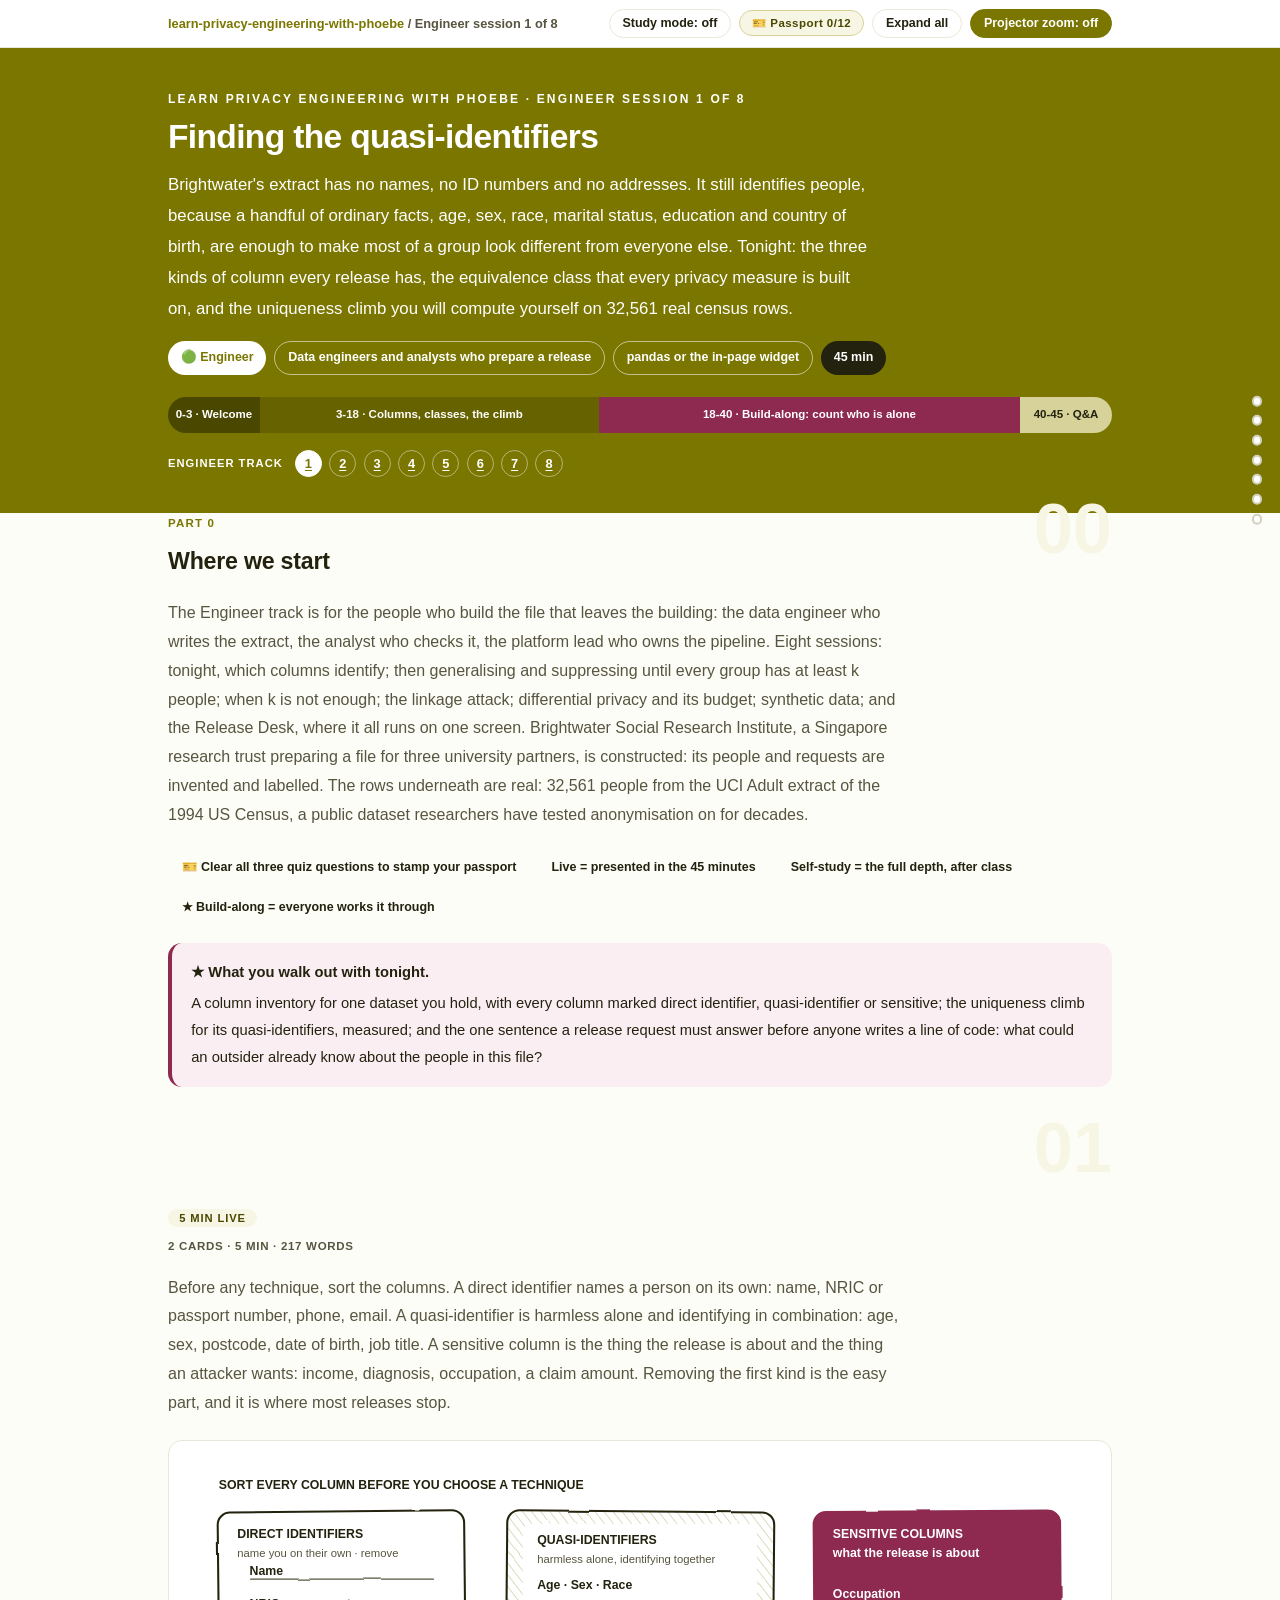
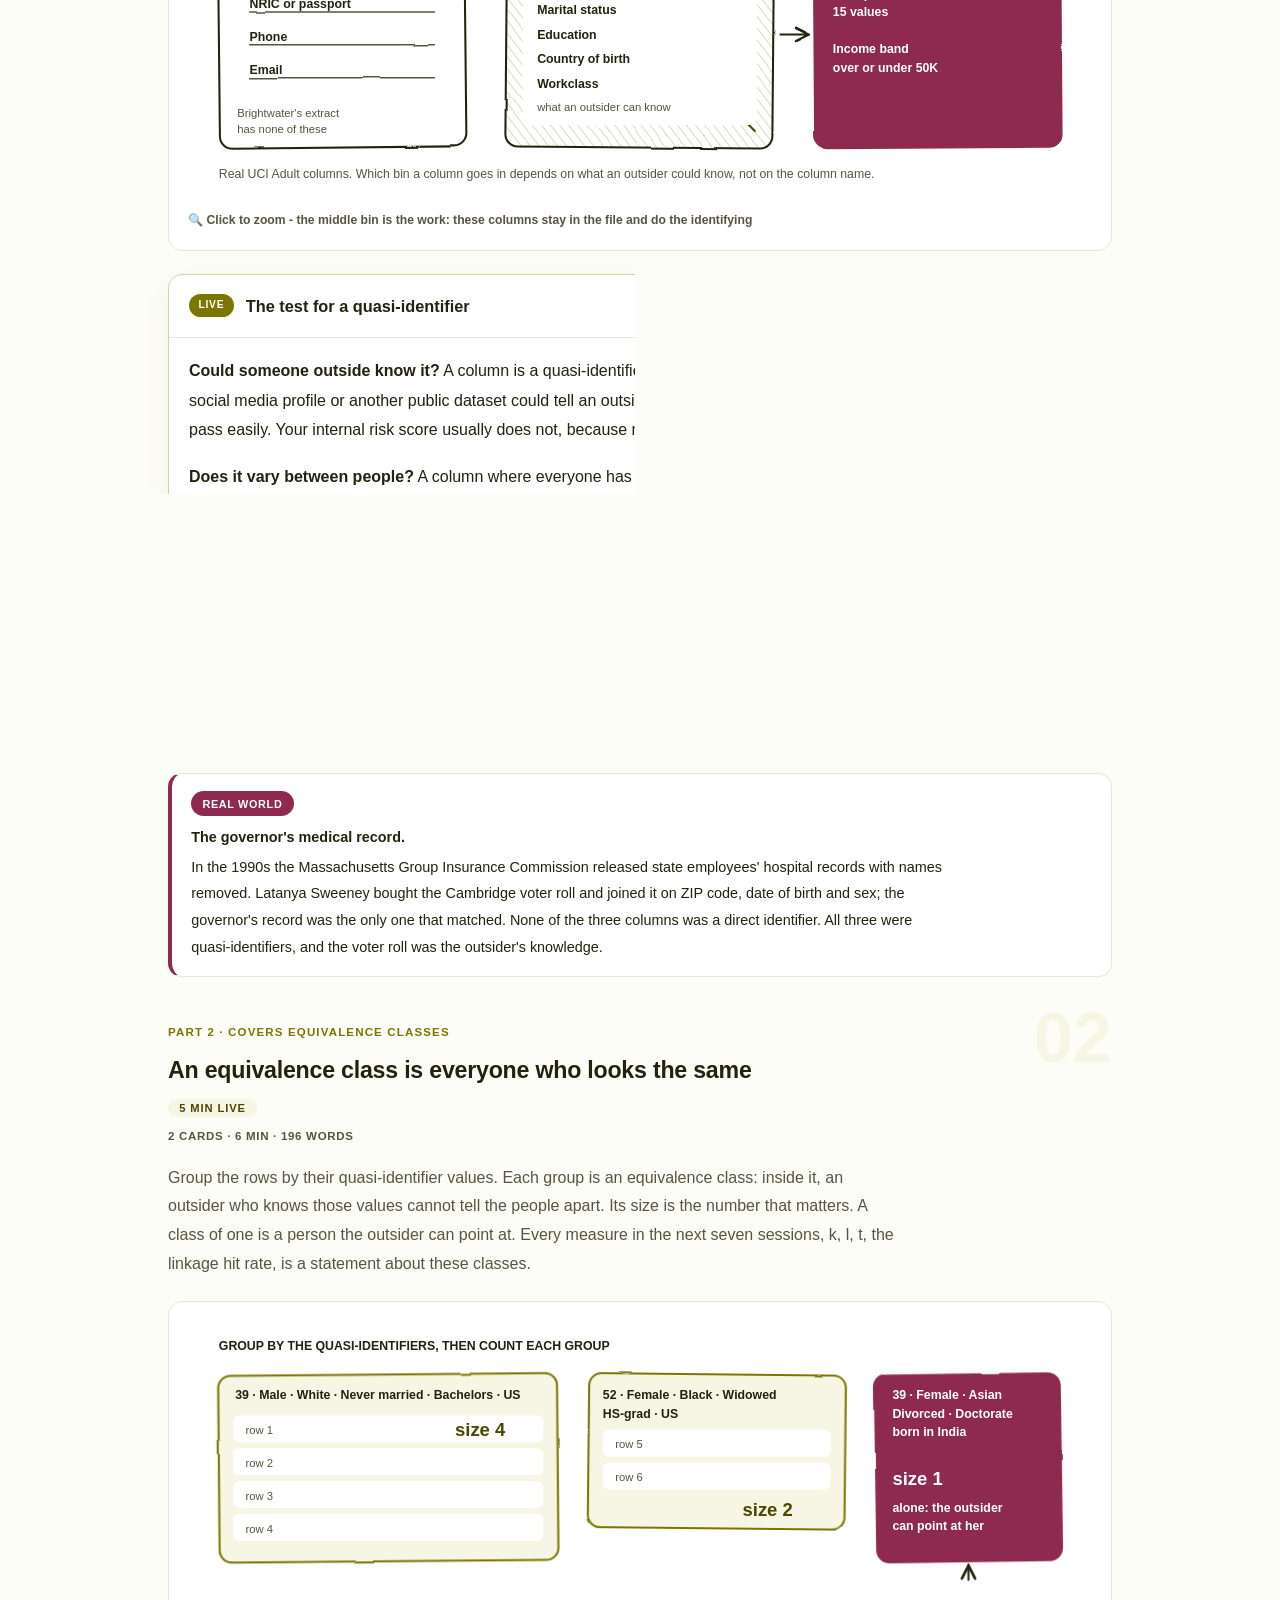
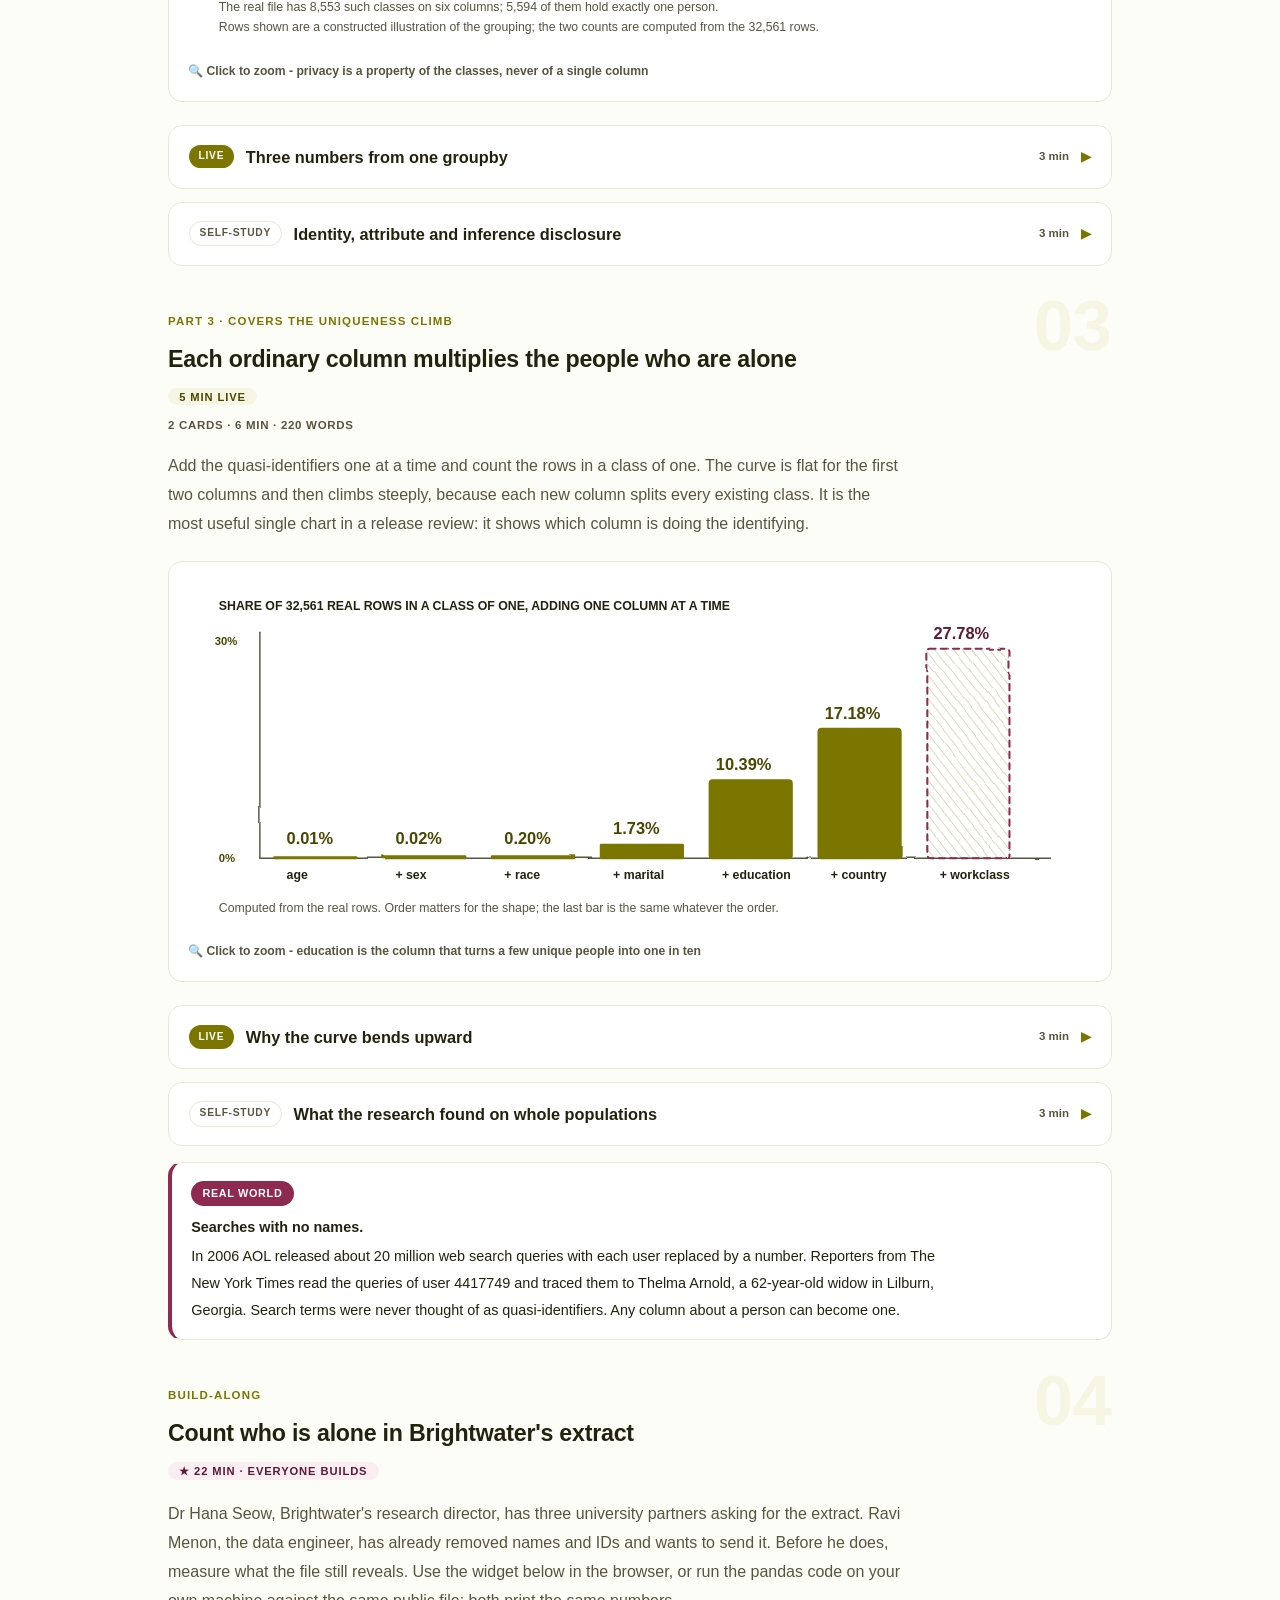
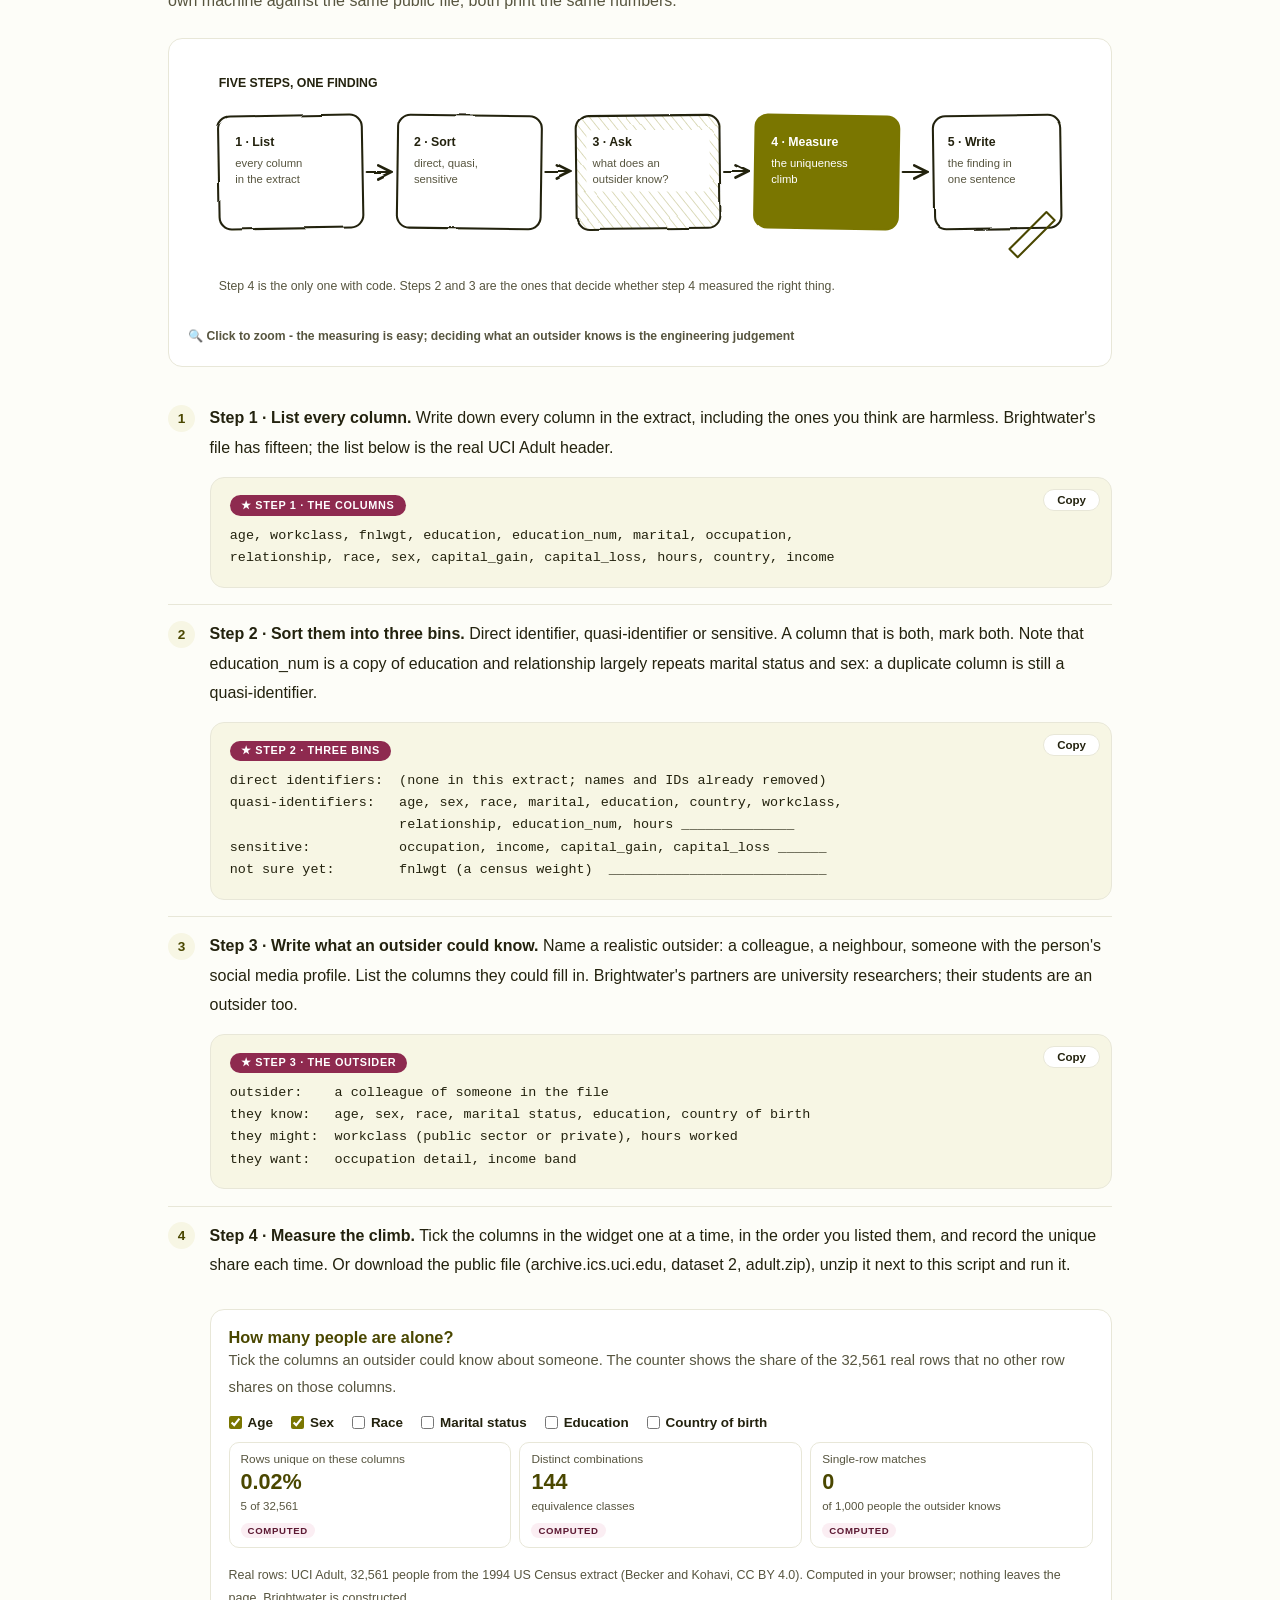
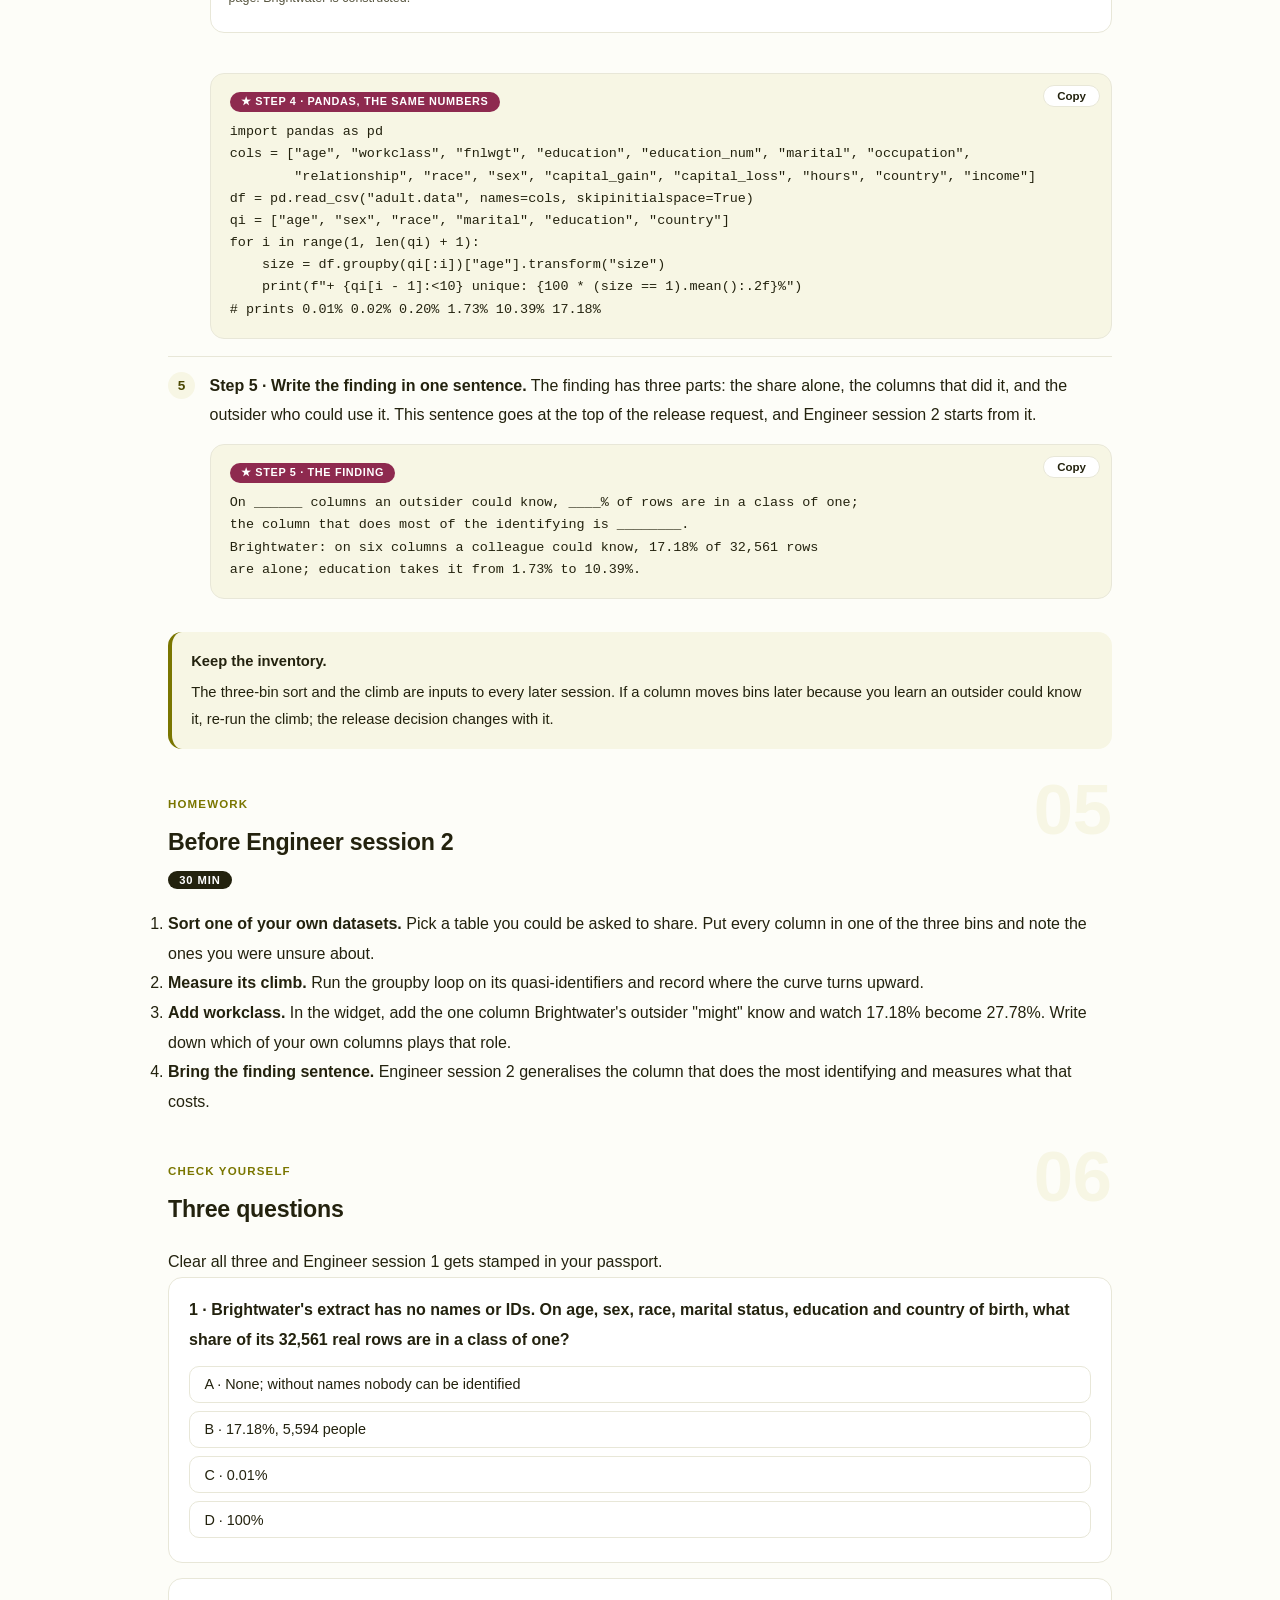
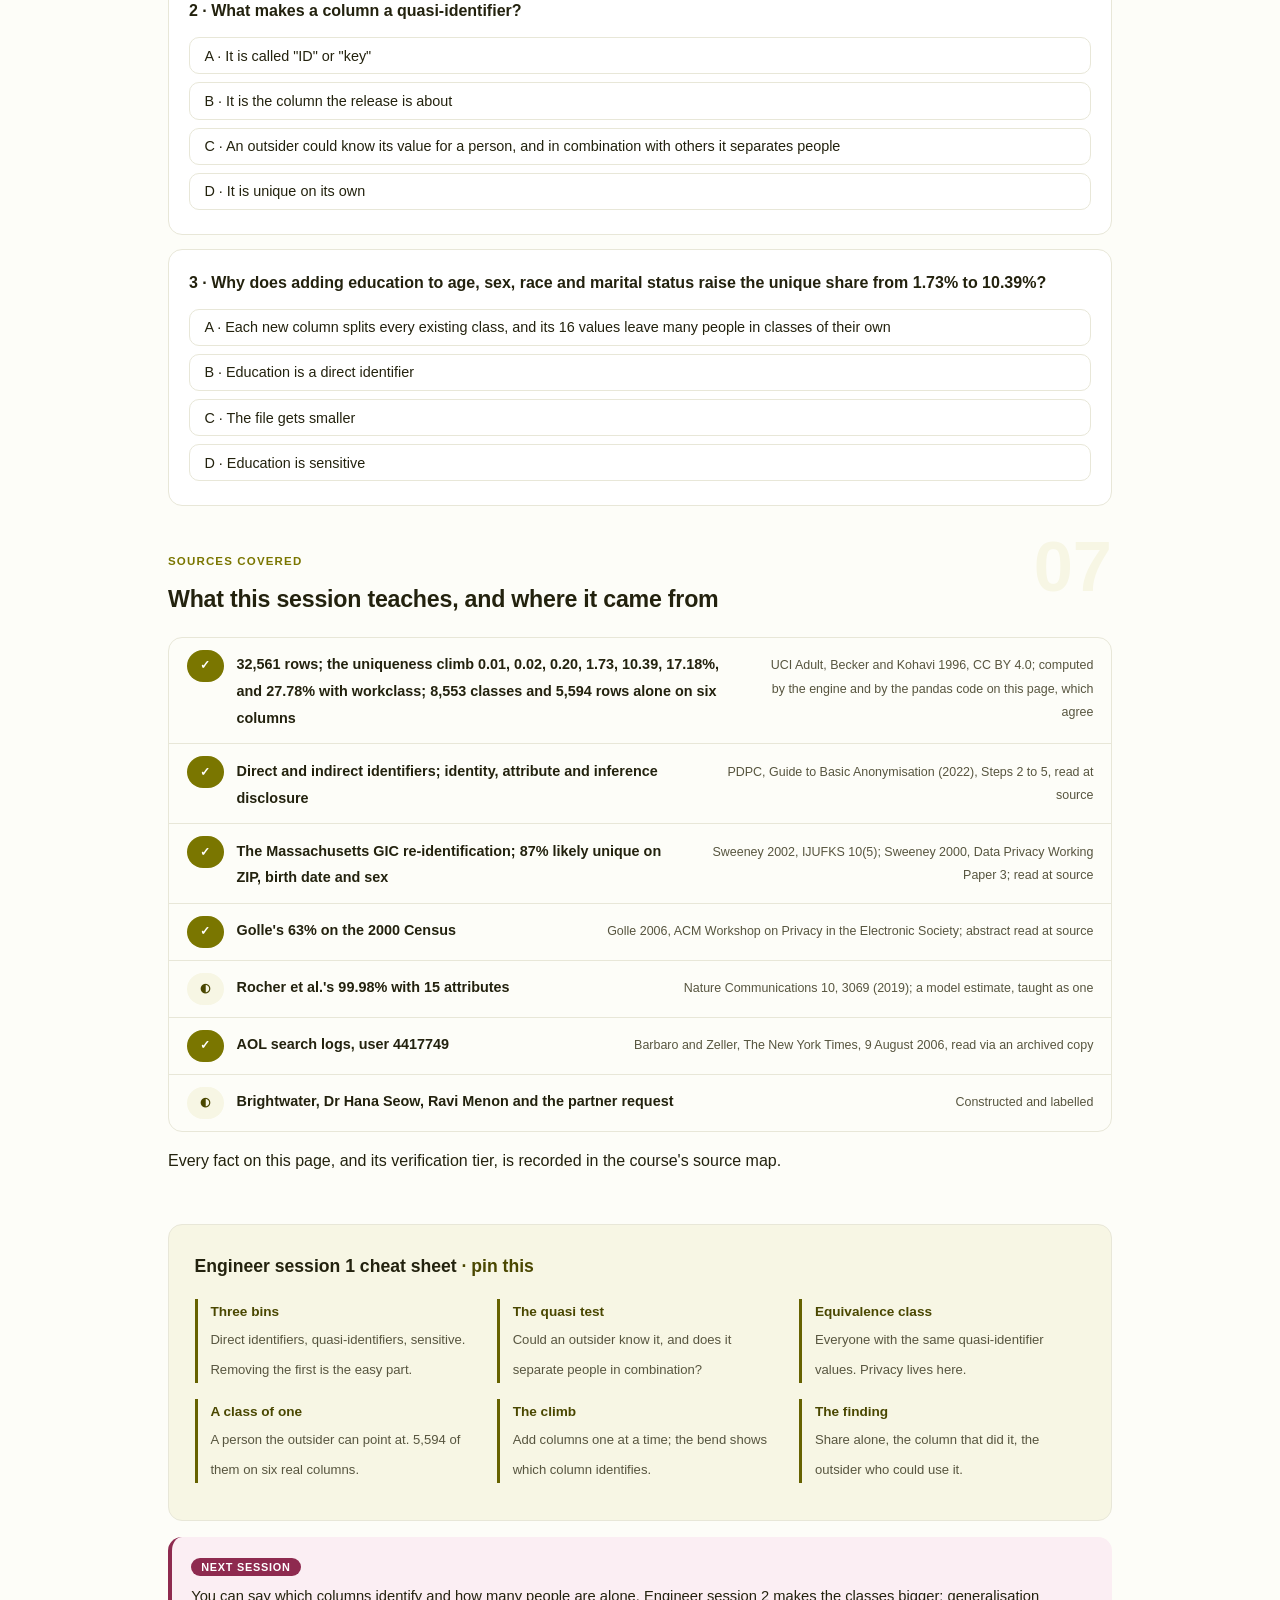
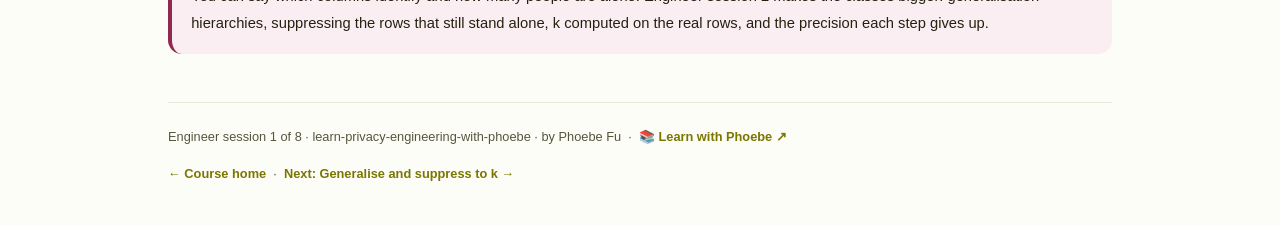
<file: courses/b1-finding-the-quasi-identifiers.html>
<!DOCTYPE html>
<html lang="en">
<head>
<meta charset="UTF-8">
<meta name="viewport" content="width=device-width, initial-scale=1.0">
<!-- social:start -->
<meta name="description" content="Engineer session 1 of 8. Direct identifiers, quasi-identifiers and sensitive columns; equivalence classes; and the uniqueness climb on 32,561 real census rows, from 0.01% on age alone to 17.18% on six ordinary facts.">
<meta property="og:type" content="article">
<meta property="og:site_name" content="Learn with Phoebe">
<meta property="og:title" content="Finding the quasi-identifiers - learn privacy engineering with phoebe">
<meta property="og:description" content="Engineer session 1 of 8. Removing names changes nothing: 17.18% of 32,561 real people are alone on six ordinary facts.">
<meta property="og:url" content="https://phoebefu6.github.io/learn-privacy-engineering-with-phoebe/courses/b1-finding-the-quasi-identifiers.html">
<meta property="og:image" content="https://phoebefu6.github.io/learn-privacy-engineering-with-phoebe/assets/og-cover.png">
<meta property="og:image:width" content="1200">
<meta property="og:image:height" content="630">
<meta name="twitter:card" content="summary_large_image">
<meta name="twitter:title" content="Finding the quasi-identifiers - learn privacy engineering with phoebe">
<meta name="twitter:description" content="Engineer session 1 of 8. Three kinds of column, equivalence classes, and the uniqueness climb on real rows.">
<meta name="twitter:image" content="https://phoebefu6.github.io/learn-privacy-engineering-with-phoebe/assets/og-cover.png">
<!-- social:end -->
<title>Engineer session 1 · Finding the quasi-identifiers - learn privacy engineering with phoebe</title>
<link rel="stylesheet" href="../assets/style.css?v=3">
</head>
<body>

<div class="toolbar">
  <div class="wrap">
    <span class="crumb"><a href="../index.html">learn-privacy-engineering-with-phoebe</a> / Engineer session 1 of 8</span>
    <button class="btn" id="toggle-all" type="button">Expand all</button>
    <button class="btn primary" id="zoom-toggle" type="button">Projector zoom: off</button>
  </div>
</div>

<header class="masthead">
  <div class="wrap">
    <div class="eyebrow">Learn Privacy Engineering with Phoebe · Engineer session 1 of 8</div>
    <h1>Finding the <span class="accent">quasi-identifiers</span></h1>
    <p class="sub">Brightwater's extract has no names, no ID numbers and no addresses. It still identifies people, because a handful of ordinary facts, age, sex, race, marital status, education and country of birth, are enough to make most of a group look different from everyone else. Tonight: the three kinds of column every release has, the equivalence class that every privacy measure is built on, and the uniqueness climb you will compute yourself on 32,561 real census rows.</p>
    <div class="chip-row">
      <span class="chip level">🟢 Engineer</span>
      <span class="chip audience">Data engineers and analysts who prepare a release</span>
      <span class="chip audience">pandas or the in-page widget</span>
      <span class="chip time">45 min</span>
    </div>
    <div class="agenda">
      <span class="a1" style="flex:1">0-3 · Welcome</span>
      <span class="a2" style="flex:4">3-18 · Columns, classes, the climb</span>
      <span class="a3" style="flex:5">18-40 · Build-along: count who is alone</span>
      <span class="a4" style="flex:1">40-45 · Q&amp;A</span>
    </div>
  </div>
</header>

<main class="wrap">

  <section class="section" id="intro">
    <div class="section-kicker">
      <span class="klabel">Part 0</span>
      <h2>Where we start</h2>
    </div>
    <p class="lede">The Engineer track is for the people who build the file that leaves the building: the data engineer who writes the extract, the analyst who checks it, the platform lead who owns the pipeline. Eight sessions: tonight, which columns identify; then generalising and suppressing until every group has at least k people; when k is not enough; the linkage attack; differential privacy and its budget; synthetic data; and the Release Desk, where it all runs on one screen. Brightwater Social Research Institute, a Singapore research trust preparing a file for three university partners, is constructed: its people and requests are invented and labelled. The rows underneath are real: 32,561 people from the UCI Adult extract of the 1994 US Census, a public dataset researchers have tested anonymisation on for decades.</p>

    <div class="legend">
      <span class="pill">🎫 Clear all three quiz questions to stamp your passport</span>
      <span class="pill">Live = presented in the 45 minutes</span>
      <span class="pill">Self-study = the full depth, after class</span>
      <span class="pill">★ Build-along = everyone works it through</span>
    </div>

    <div class="callout win">
      <p><strong>★ What you walk out with tonight.</strong> A column inventory for one dataset you hold, with every column marked direct identifier, quasi-identifier or sensitive; the uniqueness climb for its quasi-identifiers, measured; and the one sentence a release request must answer before anyone writes a line of code: what could an outsider already know about the people in this file?</p>
    </div>
  </section>

  <section class="section" id="part-1">
    <div class="section-kicker">
      <span class="klabel">Part 1 · covers the three kinds of column</span>
      <h2>Every release has three kinds of column</h2>
      <span class="tag concept">5 min live</span>
    </div>
    <p class="lede">Before any technique, sort the columns. A direct identifier names a person on its own: name, NRIC or passport number, phone, email. A quasi-identifier is harmless alone and identifying in combination: age, sex, postcode, date of birth, job title. A sensitive column is the thing the release is about and the thing an attacker wants: income, diagnosis, occupation, a claim amount. Removing the first kind is the easy part, and it is where most releases stop.</p>

    <figure class="zoomable">
      <svg viewBox="0 0 880 330" xmlns="http://www.w3.org/2000/svg" role="img" aria-label="Three hand-drawn bins. Left bin, direct identifiers, removed: name, NRIC, phone, email; Brightwater's extract has none of these. Middle bin, quasi-identifiers, filled with hachure: age, sex, race, marital status, education, country of birth, workclass. Right bin, sensitive columns, filled in plum: occupation and income band. An arrow from the middle bin to the right bin says an outsider who knows the middle can read the right.">
        <defs>
          <filter id="b1aSk" x="-3%" y="-3%" width="106%" height="106%"><feTurbulence type="fractalNoise" baseFrequency="0.02" numOctaves="2" seed="7" result="n"/><feDisplacementMap in="SourceGraphic" in2="n" scale="2.4" xChannelSelector="R" yChannelSelector="G"/></filter>
          <pattern id="b1aHc" patternUnits="userSpaceOnUse" width="7" height="7" patternTransform="rotate(-38)"><line x1="0" y1="0" x2="0" y2="7" stroke="#7A7600" stroke-width="1" opacity=".5"/></pattern>
          <marker id="b1aAr" viewBox="0 0 10 10" refX="9" refY="5" markerWidth="8" markerHeight="8" orient="auto"><path d="M1 1 L9 5 L1 9" fill="none" stroke="#23220E" stroke-width="1.6" stroke-linecap="round"/></marker>
        </defs>
        <style>
          .b1aH { font: 800 12px Inter, sans-serif; fill: #23220E; }
          .b1aL { font: 600 12px Inter, sans-serif; fill: #23220E; }
          .b1aS { font: 400 11px Inter, sans-serif; fill: #57553F; }
          .b1aW { font: 800 12px Inter, sans-serif; fill: #FFFFFF; }
          .b1aV { font: 600 12px Inter, sans-serif; fill: #FFFFFF; }
          .b1aN { font: 400 12px Inter, sans-serif; fill: #57553F; }
        </style>

        <text class="b1aH" x="30" y="28">SORT EVERY COLUMN BEFORE YOU CHOOSE A TECHNIQUE</text>

        <g filter="url(#b1aSk)" fill="none" stroke="#23220E" stroke-width="2" stroke-linecap="round" stroke-linejoin="round">
          <rect x="30" y="50" width="240" height="230" rx="12" transform="rotate(-0.6 150 165)" fill="#FFFFFF"/>
          <rect x="310" y="50" width="260" height="230" rx="12" transform="rotate(0.5 440 165)" fill="url(#b1aHc)"/>
          <rect x="610" y="50" width="240" height="230" rx="12" transform="rotate(-0.4 730 165)" fill="#8E2A4F" stroke="#8E2A4F"/>
          <path d="M60 116 L240 116 M60 148 L240 148 M60 180 L240 180 M60 212 L240 212" stroke="#57553F" stroke-width="1.4"/>
          <path d="M576 170 L604 170" marker-end="url(#b1aAr)"/>
          <!-- doodle: a magnifying glass on the middle bin -->
          <circle cx="532" cy="244" r="13" stroke="#4A4700"/>
          <path d="M541 253 L552 264" stroke="#4A4700"/>
        </g>

        <rect x="326" y="62" width="228" height="196" rx="8" fill="#FFFFFF"/>

        <text class="b1aH" x="48" y="76">DIRECT IDENTIFIERS</text>
        <text class="b1aS" x="48" y="94">name you on their own · remove</text>
        <text class="b1aL" x="60" y="112">Name</text>
        <text class="b1aL" x="60" y="144">NRIC or passport</text>
        <text class="b1aL" x="60" y="176">Phone</text>
        <text class="b1aL" x="60" y="208">Email</text>
        <text class="b1aS" x="48" y="250">Brightwater's extract</text>
        <text class="b1aS" x="48" y="266">has none of these</text>

        <text class="b1aH" x="340" y="82">QUASI-IDENTIFIERS</text>
        <text class="b1aS" x="340" y="100">harmless alone, identifying together</text>
        <text class="b1aL" x="340" y="126">Age · Sex · Race</text>
        <text class="b1aL" x="340" y="150">Marital status</text>
        <text class="b1aL" x="340" y="174">Education</text>
        <text class="b1aL" x="340" y="198">Country of birth</text>
        <text class="b1aL" x="340" y="222">Workclass</text>
        <text class="b1aS" x="340" y="244">what an outsider can know</text>

        <text class="b1aW" x="628" y="76">SENSITIVE COLUMNS</text>
        <text class="b1aV" x="628" y="94">what the release is about</text>
        <text class="b1aW" x="628" y="134">Occupation</text>
        <text class="b1aV" x="628" y="152">15 values</text>
        <text class="b1aW" x="628" y="188">Income band</text>
        <text class="b1aV" x="628" y="206">over or under 50K</text>

        <text class="b1aN" x="30" y="310">Real UCI Adult columns. Which bin a column goes in depends on what an outsider could know, not on the column name.</text>
      </svg>
      <figcaption>🔍 Click to zoom - the middle bin is the work: these columns stay in the file and do the identifying</figcaption>
    </figure>

    <details class="card" open>
      <summary><span class="mode live">Live</span>The test for a quasi-identifier<span class="mini">3 min</span><span class="caret">▶</span></summary>
      <div class="body">
        <p><strong>Could someone outside know it?</strong> A column is a quasi-identifier when a person's neighbour, colleague, social media profile or another public dataset could tell an outsider its value. Age, sex and marital status pass easily. Your internal risk score usually does not, because nobody outside has it.</p>
        <p><strong>Does it vary between people?</strong> A column where everyone has the same value identifies nobody. Country of birth is "United-States" for 29,170 of the 32,561 rows, so on its own it barely separates anyone; for the 3,391 rows not marked US-born (2,808 born elsewhere, 583 unknown) it separates a great deal.</p>
        <p><strong>Is it sensitive as well?</strong> Some columns are both. Occupation is something an attacker wants and also something a colleague knows. Treat a column that is both as a quasi-identifier for the attack and as sensitive for the harm.</p>
      </div>
    </details>

    <details class="card">
      <summary><span class="mode self">Self-study</span>What PDPC calls them<span class="mini">2 min</span><span class="caret">▶</span></summary>
      <div class="body">
        <p>Singapore's Personal Data Protection Commission sorts the columns the same way in its Guide to Basic Anonymisation (2022): direct identifiers are removed or replaced first, and k is then counted over the indirect identifiers only. The words differ between guides and papers ("quasi-identifier" is the research term, "indirect identifier" the guidance term), the idea does not. Whether a dataset that passes all this is still personal data under the PDPA is a legal question; <a href="https://phoebefu6.github.io/learn-pdpa-dnc-with-phoebe/">PDPA and DNC ↗</a> owns it.</p>
      </div>
    </details>

    <div class="callout example">
      <span class="ex-pill">Real world</span>
      <p><strong>The governor's medical record.</strong> In the 1990s the Massachusetts Group Insurance Commission released state employees' hospital records with names removed. Latanya Sweeney bought the Cambridge voter roll and joined it on ZIP code, date of birth and sex; the governor's record was the only one that matched. None of the three columns was a direct identifier. All three were quasi-identifiers, and the voter roll was the outsider's knowledge.</p>
    </div>
  </section>

  <section class="section" id="part-2">
    <div class="section-kicker">
      <span class="klabel">Part 2 · covers equivalence classes</span>
      <h2>An equivalence class is everyone who looks the same</h2>
      <span class="tag concept">5 min live</span>
    </div>
    <p class="lede">Group the rows by their quasi-identifier values. Each group is an equivalence class: inside it, an outsider who knows those values cannot tell the people apart. Its size is the number that matters. A class of one is a person the outsider can point at. Every measure in the next seven sessions, k, l, t, the linkage hit rate, is a statement about these classes.</p>

    <figure class="zoomable">
      <svg viewBox="0 0 880 320" xmlns="http://www.w3.org/2000/svg" role="img" aria-label="Rows sorted into boxes by their quasi-identifier values. A box of four rows, all aged 39, male, white, never married, bachelors, born in the US, is a class of size 4. A box of two rows is a class of size 2. A single row, aged 39, female, Asian-Pac-Islander, divorced, doctorate, born in India, sits alone in a plum box: a class of size 1, a person the outsider can point at. Constructed illustration of the grouping.">
        <defs>
          <filter id="b1bSk" x="-3%" y="-3%" width="106%" height="106%"><feTurbulence type="fractalNoise" baseFrequency="0.02" numOctaves="2" seed="13" result="n"/><feDisplacementMap in="SourceGraphic" in2="n" scale="2.4" xChannelSelector="R" yChannelSelector="G"/></filter>
          <pattern id="b1bHc" patternUnits="userSpaceOnUse" width="7" height="7" patternTransform="rotate(-38)"><line x1="0" y1="0" x2="0" y2="7" stroke="#7A7600" stroke-width="1" opacity=".5"/></pattern>
          <marker id="b1bAr" viewBox="0 0 10 10" refX="9" refY="5" markerWidth="8" markerHeight="8" orient="auto"><path d="M1 1 L9 5 L1 9" fill="none" stroke="#23220E" stroke-width="1.6" stroke-linecap="round"/></marker>
        </defs>
        <style>
          .b1bH { font: 800 12px Inter, sans-serif; fill: #23220E; }
          .b1bL { font: 600 12px Inter, sans-serif; fill: #23220E; }
          .b1bS { font: 400 11px Inter, sans-serif; fill: #57553F; }
          .b1bV { font: 800 18px Inter, sans-serif; fill: #4A4700; }
          .b1bW { font: 800 12px Inter, sans-serif; fill: #FFFFFF; }
          .b1bX { font: 800 18px Inter, sans-serif; fill: #FFFFFF; }
          .b1bN { font: 400 12px Inter, sans-serif; fill: #57553F; }
        </style>

        <text class="b1bH" x="30" y="28">GROUP BY THE QUASI-IDENTIFIERS, THEN COUNT EACH GROUP</text>

        <g filter="url(#b1bSk)" fill="none" stroke="#23220E" stroke-width="2" stroke-linecap="round" stroke-linejoin="round">
          <rect x="30" y="52" width="330" height="182" rx="12" transform="rotate(-0.5 195 143)" fill="#F7F6E4" stroke="#7A7600"/>
          <rect x="390" y="52" width="250" height="150" rx="12" transform="rotate(0.6 515 127)" fill="#F7F6E4" stroke="#7A7600"/>
          <rect x="670" y="52" width="180" height="182" rx="12" transform="rotate(-0.8 760 143)" fill="#8E2A4F" stroke="#8E2A4F"/>
          <!-- doodle: a pointing hand line on the lone row -->
          <path d="M760 252 L760 238" marker-end="url(#b1bAr)"/>
        </g>

        <rect x="44" y="92" width="302" height="26" rx="6" fill="#FFFFFF"/>
        <rect x="44" y="124" width="302" height="26" rx="6" fill="#FFFFFF"/>
        <rect x="44" y="156" width="302" height="26" rx="6" fill="#FFFFFF"/>
        <rect x="44" y="188" width="302" height="26" rx="6" fill="#FFFFFF"/>
        <rect x="404" y="106" width="222" height="26" rx="6" fill="#FFFFFF"/>
        <rect x="404" y="138" width="222" height="26" rx="6" fill="#FFFFFF"/>

        <text class="b1bL" x="46" y="76">39 · Male · White · Never married · Bachelors · US</text>
        <text class="b1bS" x="56" y="110">row 1</text>
        <text class="b1bS" x="56" y="142">row 2</text>
        <text class="b1bS" x="56" y="174">row 3</text>
        <text class="b1bS" x="56" y="206">row 4</text>
        <text class="b1bV" x="260" y="112">size 4</text>

        <text class="b1bL" x="404" y="76">52 · Female · Black · Widowed</text>
        <text class="b1bL" x="404" y="94">HS-grad · US</text>
        <text class="b1bS" x="416" y="124">row 5</text>
        <text class="b1bS" x="416" y="156">row 6</text>
        <text class="b1bV" x="540" y="190">size 2</text>

        <text class="b1bW" x="686" y="76">39 · Female · Asian</text>
        <text class="b1bW" x="686" y="94">Divorced · Doctorate</text>
        <text class="b1bW" x="686" y="112">born in India</text>
        <text class="b1bX" x="686" y="160">size 1</text>
        <text class="b1bW" x="686" y="186">alone: the outsider</text>
        <text class="b1bW" x="686" y="204">can point at her</text>

        <text class="b1bN" x="30" y="282">The real file has 8,553 such classes on six columns; 5,594 of them hold exactly one person.</text>
        <text class="b1bN" x="30" y="302">Rows shown are a constructed illustration of the grouping; the two counts are computed from the 32,561 rows.</text>
      </svg>
      <figcaption>🔍 Click to zoom - privacy is a property of the classes, never of a single column</figcaption>
    </figure>

    <details class="card">
      <summary><span class="mode live">Live</span>Three numbers from one groupby<span class="mini">3 min</span><span class="caret">▶</span></summary>
      <div class="body">
        <p><strong>The number of classes.</strong> On age, sex, race, marital status, education and country of birth, the 32,561 rows fall into 8,553 classes.</p>
        <p><strong>The number of rows in a class of one.</strong> 5,594 rows, 17.18% of the file, share their six values with nobody. Each is a person an outsider who knows those six facts can single out.</p>
        <p><strong>The smallest class size.</strong> That is k, the subject of Engineer session 2. Here k is 1, and no release with k of 1 is anonymised in any useful sense.</p>
      </div>
    </details>

    <details class="card">
      <summary><span class="mode self">Self-study</span>Identity, attribute and inference disclosure<span class="mini">3 min</span><span class="caret">▶</span></summary>
      <div class="body">
        <p>PDPC's Guide to Basic Anonymisation (Step 5) names three kinds of disclosure a release must manage: identity disclosure, where a record is tied to a person; attribute disclosure, where something about a person is learned; and inference disclosure, where something is deduced from the released data. A class of one invites identity disclosure, and the linkage attack in Engineer session 4 measures it. Reading a value that every member of a class shares is attribute disclosure, Engineer session 3. Inference from patterns in the data is the gap differential privacy addresses, Engineer session 5. Keep the three apart: a release can pass one test and fail the other two.</p>
      </div>
    </details>
  </section>

  <section class="section" id="part-3">
    <div class="section-kicker">
      <span class="klabel">Part 3 · covers the uniqueness climb</span>
      <h2>Each ordinary column multiplies the people who are alone</h2>
      <span class="tag concept">5 min live</span>
    </div>
    <p class="lede">Add the quasi-identifiers one at a time and count the rows in a class of one. The curve is flat for the first two columns and then climbs steeply, because each new column splits every existing class. It is the most useful single chart in a release review: it shows which column is doing the identifying.</p>

    <figure class="zoomable">
      <svg viewBox="0 0 880 340" xmlns="http://www.w3.org/2000/svg" role="img" aria-label="A hand-drawn step chart of the share of the 32,561 real rows that are unique as columns are added. Age alone 0.01 percent. Plus sex 0.02. Plus race 0.20. Plus marital status 1.73. Plus education 10.39. Plus country of birth 17.18. A dashed seventh step, plus workclass, reaches 27.78 percent, drawn in plum.">
        <defs>
          <filter id="b1cSk" x="-3%" y="-3%" width="106%" height="106%"><feTurbulence type="fractalNoise" baseFrequency="0.02" numOctaves="2" seed="19" result="n"/><feDisplacementMap in="SourceGraphic" in2="n" scale="2.4" xChannelSelector="R" yChannelSelector="G"/></filter>
          <pattern id="b1cHc" patternUnits="userSpaceOnUse" width="7" height="7" patternTransform="rotate(-38)"><line x1="0" y1="0" x2="0" y2="7" stroke="#7A7600" stroke-width="1" opacity=".5"/></pattern>
          <marker id="b1cAr" viewBox="0 0 10 10" refX="9" refY="5" markerWidth="8" markerHeight="8" orient="auto"><path d="M1 1 L9 5 L1 9" fill="none" stroke="#23220E" stroke-width="1.6" stroke-linecap="round"/></marker>
        </defs>
        <style>
          .b1cH { font: 800 12px Inter, sans-serif; fill: #23220E; }
          .b1cL { font: 600 12px Inter, sans-serif; fill: #23220E; }
          .b1cS { font: 400 11px Inter, sans-serif; fill: #57553F; }
          .b1cV { font: 800 16px Inter, sans-serif; fill: #4A4700; }
          .b1cB { font: 800 16px Inter, sans-serif; fill: #5C1A33; }
          .b1cA { font: 700 11px Inter, sans-serif; fill: #4A4700; }
          .b1cN { font: 400 12px Inter, sans-serif; fill: #57553F; }
        </style>

        <text class="b1cH" x="30" y="28">SHARE OF 32,561 REAL ROWS IN A CLASS OF ONE, ADDING ONE COLUMN AT A TIME</text>

        <g filter="url(#b1cSk)" fill="none" stroke="#23220E" stroke-width="2" stroke-linecap="round" stroke-linejoin="round">
          <path d="M70 270 L840 270" stroke="#57553F" stroke-width="1.4"/>
          <path d="M70 270 L70 50" stroke="#57553F" stroke-width="1.4"/>
          <rect x="84" y="269" width="80" height="1" fill="#7A7600" stroke="#7A7600"/>
          <rect x="190" y="268" width="80" height="2" fill="#7A7600" stroke="#7A7600"/>
          <rect x="296" y="268" width="80" height="2" fill="#7A7600" stroke="#7A7600"/>
          <rect x="402" y="257" width="80" height="13" fill="#7A7600" stroke="#7A7600"/>
          <rect x="508" y="194" width="80" height="76" rx="3" fill="#7A7600" stroke="#7A7600"/>
          <rect x="614" y="144" width="80" height="126" rx="3" fill="#7A7600" stroke="#7A7600"/>
          <rect x="720" y="66" width="80" height="204" rx="3" fill="url(#b1cHc)" stroke="#8E2A4F" stroke-dasharray="6 5"/>
        </g>

        <text class="b1cA" x="30" y="274">0%</text>
        <text class="b1cA" x="26" y="62">30%</text>

        <text class="b1cV" x="96" y="256">0.01%</text>
        <text class="b1cV" x="202" y="256">0.02%</text>
        <text class="b1cV" x="308" y="256">0.20%</text>
        <text class="b1cV" x="414" y="246">1.73%</text>
        <text class="b1cV" x="514" y="184">10.39%</text>
        <text class="b1cV" x="620" y="134">17.18%</text>
        <text class="b1cB" x="726" y="56">27.78%</text>

        <text class="b1cL" x="96" y="290">age</text>
        <text class="b1cL" x="202" y="290">+ sex</text>
        <text class="b1cL" x="308" y="290">+ race</text>
        <text class="b1cL" x="414" y="290">+ marital</text>
        <text class="b1cL" x="520" y="290">+ education</text>
        <text class="b1cL" x="626" y="290">+ country</text>
        <text class="b1cL" x="732" y="290">+ workclass</text>

        <text class="b1cN" x="30" y="322">Computed from the real rows. Order matters for the shape; the last bar is the same whatever the order.</text>
      </svg>
      <figcaption>🔍 Click to zoom - education is the column that turns a few unique people into one in ten</figcaption>
    </figure>

    <details class="card">
      <summary><span class="mode live">Live</span>Why the curve bends upward<span class="mini">3 min</span><span class="caret">▶</span></summary>
      <div class="body">
        <p><strong>Columns multiply.</strong> Age has 73 values, sex 2, race 5, marital status 7, education 16, country of birth 42. The possible combinations multiply to 3,433,920, against 32,561 people. Most combinations are empty, and the people in the rare ones are alone.</p>
        <p><strong>Skew makes it worse.</strong> Most rows are white, US-born and in a handful of education levels. The few who are not land in tiny classes. Uniqueness falls hardest on minorities, migrants and people with rare jobs or degrees, which is exactly who a careless release exposes first.</p>
        <p><strong>Size helps less than you hope.</strong> A bigger file puts more people in each class, but the curve keeps its shape. A national dataset with date of birth and postcode is far more unique than this one.</p>
      </div>
    </details>

    <details class="card">
      <summary><span class="mode self">Self-study</span>What the research found on whole populations<span class="mini">3 min</span><span class="caret">▶</span></summary>
      <div class="body">
        <p>Sweeney estimated from 1990 US Census summaries that ZIP code, full date of birth and sex were likely to single out about 87% of the US population. Golle re-ran the estimate on the 2000 Census and found about 63%, still a majority. Rocher, Hendrickx and de Montjoye (2019) fitted a model that estimated 99.98% of Americans could be correctly re-identified in any dataset using 15 demographic attributes. The numbers differ because the columns, years and methods differ; the direction does not. Your own file's climb, measured as above, is the number your release review needs.</p>
      </div>
    </details>

    <div class="callout example">
      <span class="ex-pill">Real world</span>
      <p><strong>Searches with no names.</strong> In 2006 AOL released about 20 million web search queries with each user replaced by a number. Reporters from The New York Times read the queries of user 4417749 and traced them to Thelma Arnold, a 62-year-old widow in Lilburn, Georgia. Search terms were never thought of as quasi-identifiers. Any column about a person can become one.</p>
    </div>
  </section>

  <section class="section" id="demo-1">
    <div class="section-kicker">
      <span class="klabel">Build-along</span>
      <h2>Count who is alone in Brightwater's extract</h2>
      <span class="tag demo">★ 22 min · everyone builds</span>
    </div>
    <p class="lede">Dr Hana Seow, Brightwater's research director, has three university partners asking for the extract. Ravi Menon, the data engineer, has already removed names and IDs and wants to send it. Before he does, measure what the file still reveals. Use the widget below in the browser, or run the pandas code on your own machine against the same public file; both print the same numbers.</p>

    <figure class="zoomable">
      <svg viewBox="0 0 880 250" xmlns="http://www.w3.org/2000/svg" role="img" aria-label="Five hand-drawn boxes in a row, the steps of the build-along: list the columns, sort them into three bins, ask what an outsider knows, measure the climb, write the finding. The fourth box, measure the climb, is filled in olive.">
        <defs>
          <filter id="b1dSk" x="-3%" y="-3%" width="106%" height="106%"><feTurbulence type="fractalNoise" baseFrequency="0.02" numOctaves="2" seed="23" result="n"/><feDisplacementMap in="SourceGraphic" in2="n" scale="2.4" xChannelSelector="R" yChannelSelector="G"/></filter>
          <pattern id="b1dHc" patternUnits="userSpaceOnUse" width="7" height="7" patternTransform="rotate(-38)"><line x1="0" y1="0" x2="0" y2="7" stroke="#7A7600" stroke-width="1" opacity=".5"/></pattern>
          <marker id="b1dAr" viewBox="0 0 10 10" refX="9" refY="5" markerWidth="8" markerHeight="8" orient="auto"><path d="M1 1 L9 5 L1 9" fill="none" stroke="#23220E" stroke-width="1.6" stroke-linecap="round"/></marker>
        </defs>
        <style>
          .b1dH { font: 800 12px Inter, sans-serif; fill: #23220E; }
          .b1dL { font: 600 12px Inter, sans-serif; fill: #23220E; }
          .b1dS { font: 400 11px Inter, sans-serif; fill: #57553F; }
          .b1dW { font: 800 12px Inter, sans-serif; fill: #FFFFFF; }
          .b1dV { font: 400 11px Inter, sans-serif; fill: #FFFFFF; }
          .b1dN { font: 400 12px Inter, sans-serif; fill: #57553F; }
        </style>

        <text class="b1dH" x="30" y="28">FIVE STEPS, ONE FINDING</text>

        <g filter="url(#b1dSk)" fill="none" stroke="#23220E" stroke-width="2" stroke-linecap="round" stroke-linejoin="round">
          <rect x="30" y="56" width="140" height="110" rx="12" transform="rotate(-1 100 111)" fill="#FFFFFF"/>
          <rect x="204" y="56" width="140" height="110" rx="12" transform="rotate(0.8 274 111)" fill="#FFFFFF"/>
          <rect x="378" y="56" width="140" height="110" rx="12" transform="rotate(-0.6 448 111)" fill="url(#b1dHc)"/>
          <rect x="552" y="56" width="140" height="110" rx="12" transform="rotate(0.9 622 111)" fill="#7A7600" stroke="#7A7600"/>
          <rect x="726" y="56" width="124" height="110" rx="12" transform="rotate(-0.8 788 111)" fill="#FFFFFF"/>
          <path d="M174 111 L198 111" marker-end="url(#b1dAr)"/>
          <path d="M348 111 L372 111" marker-end="url(#b1dAr)"/>
          <path d="M522 111 L546 111" marker-end="url(#b1dAr)"/>
          <path d="M696 111 L720 111" marker-end="url(#b1dAr)"/>
          <!-- doodle: a pencil on the last box -->
          <path d="M800 186 L836 150 L844 158 L808 194 Z" stroke="#4A4700"/>
        </g>

        <rect x="388" y="70" width="120" height="60" rx="6" fill="#FFFFFF"/>

        <text class="b1dL" x="46" y="86">1 · List</text>
        <text class="b1dS" x="46" y="106">every column</text>
        <text class="b1dS" x="46" y="122">in the extract</text>
        <text class="b1dL" x="220" y="86">2 · Sort</text>
        <text class="b1dS" x="220" y="106">direct, quasi,</text>
        <text class="b1dS" x="220" y="122">sensitive</text>
        <text class="b1dL" x="394" y="86">3 · Ask</text>
        <text class="b1dS" x="394" y="106">what does an</text>
        <text class="b1dS" x="394" y="122">outsider know?</text>
        <text class="b1dW" x="568" y="86">4 · Measure</text>
        <text class="b1dV" x="568" y="106">the uniqueness</text>
        <text class="b1dV" x="568" y="122">climb</text>
        <text class="b1dL" x="740" y="86">5 · Write</text>
        <text class="b1dS" x="740" y="106">the finding in</text>
        <text class="b1dS" x="740" y="122">one sentence</text>

        <text class="b1dN" x="30" y="226">Step 4 is the only one with code. Steps 2 and 3 are the ones that decide whether step 4 measured the right thing.</text>
      </svg>
      <figcaption>🔍 Click to zoom - the measuring is easy; deciding what an outsider knows is the engineering judgement</figcaption>
    </figure>

    <div class="steps">
      <div class="step">
        <p><strong>Step 1 · List every column.</strong> Write down every column in the extract, including the ones you think are harmless. Brightwater's file has fifteen; the list below is the real UCI Adult header.</p>
        <div class="prompt-box good"><span class="label">★ Step 1 · the columns</span>age, workclass, fnlwgt, education, education_num, marital, occupation,
relationship, race, sex, capital_gain, capital_loss, hours, country, income</div>
      </div>
      <div class="step">
        <p><strong>Step 2 · Sort them into three bins.</strong> Direct identifier, quasi-identifier or sensitive. A column that is both, mark both. Note that education_num is a copy of education and relationship largely repeats marital status and sex: a duplicate column is still a quasi-identifier.</p>
        <div class="prompt-box good"><span class="label">★ Step 2 · three bins</span>direct identifiers:  (none in this extract; names and IDs already removed)
quasi-identifiers:   age, sex, race, marital, education, country, workclass,
                     relationship, education_num, hours ______________
sensitive:           occupation, income, capital_gain, capital_loss ______
not sure yet:        fnlwgt (a census weight)  ___________________________</div>
      </div>
      <div class="step">
        <p><strong>Step 3 · Write what an outsider could know.</strong> Name a realistic outsider: a colleague, a neighbour, someone with the person's social media profile. List the columns they could fill in. Brightwater's partners are university researchers; their students are an outsider too.</p>
        <div class="prompt-box good"><span class="label">★ Step 3 · the outsider</span>outsider:    a colleague of someone in the file
they know:   age, sex, race, marital status, education, country of birth
they might:  workclass (public sector or private), hours worked
they want:   occupation detail, income band</div>
      </div>
      <div class="step">
        <p><strong>Step 4 · Measure the climb.</strong> Tick the columns in the widget one at a time, in the order you listed them, and record the unique share each time. Or download the public file (archive.ics.uci.edu, dataset 2, adult.zip), unzip it next to this script and run it.</p>
        <div data-pe="uniq" id="b1-uniq"></div>
        <div class="prompt-box good"><span class="label">★ Step 4 · pandas, the same numbers</span>import pandas as pd
cols = ["age", "workclass", "fnlwgt", "education", "education_num", "marital", "occupation",
        "relationship", "race", "sex", "capital_gain", "capital_loss", "hours", "country", "income"]
df = pd.read_csv("adult.data", names=cols, skipinitialspace=True)
qi = ["age", "sex", "race", "marital", "education", "country"]
for i in range(1, len(qi) + 1):
    size = df.groupby(qi[:i])["age"].transform("size")
    print(f"+ {qi[i - 1]:&lt;10} unique: {100 * (size == 1).mean():.2f}%")
# prints 0.01% 0.02% 0.20% 1.73% 10.39% 17.18%</div>
      </div>
      <div class="step">
        <p><strong>Step 5 · Write the finding in one sentence.</strong> The finding has three parts: the share alone, the columns that did it, and the outsider who could use it. This sentence goes at the top of the release request, and Engineer session 2 starts from it.</p>
        <div class="prompt-box good"><span class="label">★ Step 5 · the finding</span>On ______ columns an outsider could know, ____% of rows are in a class of one;
the column that does most of the identifying is ________.
Brightwater: on six columns a colleague could know, 17.18% of 32,561 rows
are alone; education takes it from 1.73% to 10.39%.</div>
      </div>
    </div>

    <div class="callout tip">
      <p><strong>Keep the inventory.</strong> The three-bin sort and the climb are inputs to every later session. If a column moves bins later because you learn an outsider could know it, re-run the climb; the release decision changes with it.</p>
    </div>
  </section>

  <section class="section" id="exercise">
    <div class="section-kicker">
      <span class="klabel">Homework</span>
      <h2>Before Engineer session 2</h2>
      <span class="tag exercise">30 min</span>
    </div>
    <ol>
      <li><strong>Sort one of your own datasets.</strong> Pick a table you could be asked to share. Put every column in one of the three bins and note the ones you were unsure about.</li>
      <li><strong>Measure its climb.</strong> Run the groupby loop on its quasi-identifiers and record where the curve turns upward.</li>
      <li><strong>Add workclass.</strong> In the widget, add the one column Brightwater's outsider "might" know and watch 17.18% become 27.78%. Write down which of your own columns plays that role.</li>
      <li><strong>Bring the finding sentence.</strong> Engineer session 2 generalises the column that does the most identifying and measures what that costs.</li>
    </ol>
  </section>

  <section class="section" id="quiz">
    <div class="section-kicker">
      <span class="klabel">Check yourself</span>
      <h2>Three questions</h2>
    </div>
    <p>Clear all three and Engineer session 1 gets stamped in your passport.</p>

    <div class="quiz-q" data-answer="1">
      <p class="qtext">1 · Brightwater's extract has no names or IDs. On age, sex, race, marital status, education and country of birth, what share of its 32,561 real rows are in a class of one?</p>
      <button class="qopt" type="button">A · None; without names nobody can be identified</button>
      <button class="qopt" type="button">B · 17.18%, 5,594 people</button>
      <button class="qopt" type="button">C · 0.01%</button>
      <button class="qopt" type="button">D · 100%</button>
      <p class="qwhy">Removing direct identifiers leaves the quasi-identifiers, and six ordinary facts put more than one in six people alone.</p>
    </div>

    <div class="quiz-q" data-answer="2">
      <p class="qtext">2 · What makes a column a quasi-identifier?</p>
      <button class="qopt" type="button">A · It is called "ID" or "key"</button>
      <button class="qopt" type="button">B · It is the column the release is about</button>
      <button class="qopt" type="button">C · An outsider could know its value for a person, and in combination with others it separates people</button>
      <button class="qopt" type="button">D · It is unique on its own</button>
      <p class="qwhy">Age is not unique and not called an ID, yet with five other ordinary columns it singles people out. What an outsider can know decides the bin.</p>
    </div>

    <div class="quiz-q" data-answer="0">
      <p class="qtext">3 · Why does adding education to age, sex, race and marital status raise the unique share from 1.73% to 10.39%?</p>
      <button class="qopt" type="button">A · Each new column splits every existing class, and its 16 values leave many people in classes of their own</button>
      <button class="qopt" type="button">B · Education is a direct identifier</button>
      <button class="qopt" type="button">C · The file gets smaller</button>
      <button class="qopt" type="button">D · Education is sensitive</button>
      <p class="qwhy">Combinations multiply while the number of people stays the same, so the rare combinations empty out into classes of one.</p>
    </div>

    <p class="quiz-score"></p>
  </section>

  <section class="section" id="official">
    <div class="section-kicker">
      <span class="klabel">Sources covered</span>
      <h2>What this session teaches, and where it came from</h2>
    </div>
    <div class="covered">
      <div class="covered-row"><span class="status pill solid">✓</span><span class="name">32,561 rows; the uniqueness climb 0.01, 0.02, 0.20, 1.73, 10.39, 17.18%, and 27.78% with workclass; 8,553 classes and 5,594 rows alone on six columns</span><span class="note">UCI Adult, Becker and Kohavi 1996, CC BY 4.0; computed by the engine and by the pandas code on this page, which agree</span></div>
      <div class="covered-row"><span class="status pill solid">✓</span><span class="name">Direct and indirect identifiers; identity, attribute and inference disclosure</span><span class="note">PDPC, Guide to Basic Anonymisation (2022), Steps 2 to 5, read at source</span></div>
      <div class="covered-row"><span class="status pill solid">✓</span><span class="name">The Massachusetts GIC re-identification; 87% likely unique on ZIP, birth date and sex</span><span class="note">Sweeney 2002, IJUFKS 10(5); Sweeney 2000, Data Privacy Working Paper 3; read at source</span></div>
      <div class="covered-row"><span class="status pill solid">✓</span><span class="name">Golle's 63% on the 2000 Census</span><span class="note">Golle 2006, ACM Workshop on Privacy in the Electronic Society; abstract read at source</span></div>
      <div class="covered-row"><span class="status pill light">◐</span><span class="name">Rocher et al.'s 99.98% with 15 attributes</span><span class="note">Nature Communications 10, 3069 (2019); a model estimate, taught as one</span></div>
      <div class="covered-row"><span class="status pill solid">✓</span><span class="name">AOL search logs, user 4417749</span><span class="note">Barbaro and Zeller, The New York Times, 9 August 2006, read via an archived copy</span></div>
      <div class="covered-row"><span class="status pill light">◐</span><span class="name">Brightwater, Dr Hana Seow, Ravi Menon and the partner request</span><span class="note">Constructed and labelled</span></div>
    </div>
    <p class="mono" style="margin-top:14px">Every fact on this page, and its verification tier, is recorded in the course's source map.</p>
  </section>

  <section class="cheat" id="cheatsheet">
    <h3>Engineer session 1 cheat sheet <span>· pin this</span></h3>
    <div class="grid-2">
      <div class="cheat-item"><b>Three bins</b><span>Direct identifiers, quasi-identifiers, sensitive. Removing the first is the easy part.</span></div>
      <div class="cheat-item"><b>The quasi test</b><span>Could an outsider know it, and does it separate people in combination?</span></div>
      <div class="cheat-item"><b>Equivalence class</b><span>Everyone with the same quasi-identifier values. Privacy lives here.</span></div>
      <div class="cheat-item"><b>A class of one</b><span>A person the outsider can point at. 5,594 of them on six real columns.</span></div>
      <div class="cheat-item"><b>The climb</b><span>Add columns one at a time; the bend shows which column identifies.</span></div>
      <div class="cheat-item"><b>The finding</b><span>Share alone, the column that did it, the outsider who could use it.</span></div>
    </div>
  </section>

  <div class="callout next">
    <span class="nx-pill">Next session</span>
    <p>You can say which columns identify and how many people are alone. Engineer session 2 makes the classes bigger: generalisation hierarchies, suppressing the rows that still stand alone, k computed on the real rows, and the precision each step gives up.</p>
  </div>

  <footer class="pagefoot">
    <span>Engineer session 1 of 8 · learn-privacy-engineering-with-phoebe · by Phoebe Fu &nbsp;·&nbsp; 📚 <a href="https://phoebefu6.github.io/learn-with-phoebe/">Learn with Phoebe ↗</a></span>
    <span><a href="../index.html">← Course home</a> &nbsp;·&nbsp; <a href="b2-generalise-and-suppress-to-k.html">Next: Generalise and suppress to k →</a></span>
  </footer>

</main>

<script src="../assets/pe-data.js?v=1"></script>
<script src="../assets/pe-engine.js?v=1"></script>
<script src="../assets/pe-desk.js?v=1"></script>
<script src="../assets/app.js?v=1"></script>
</body>
</html>
</file>
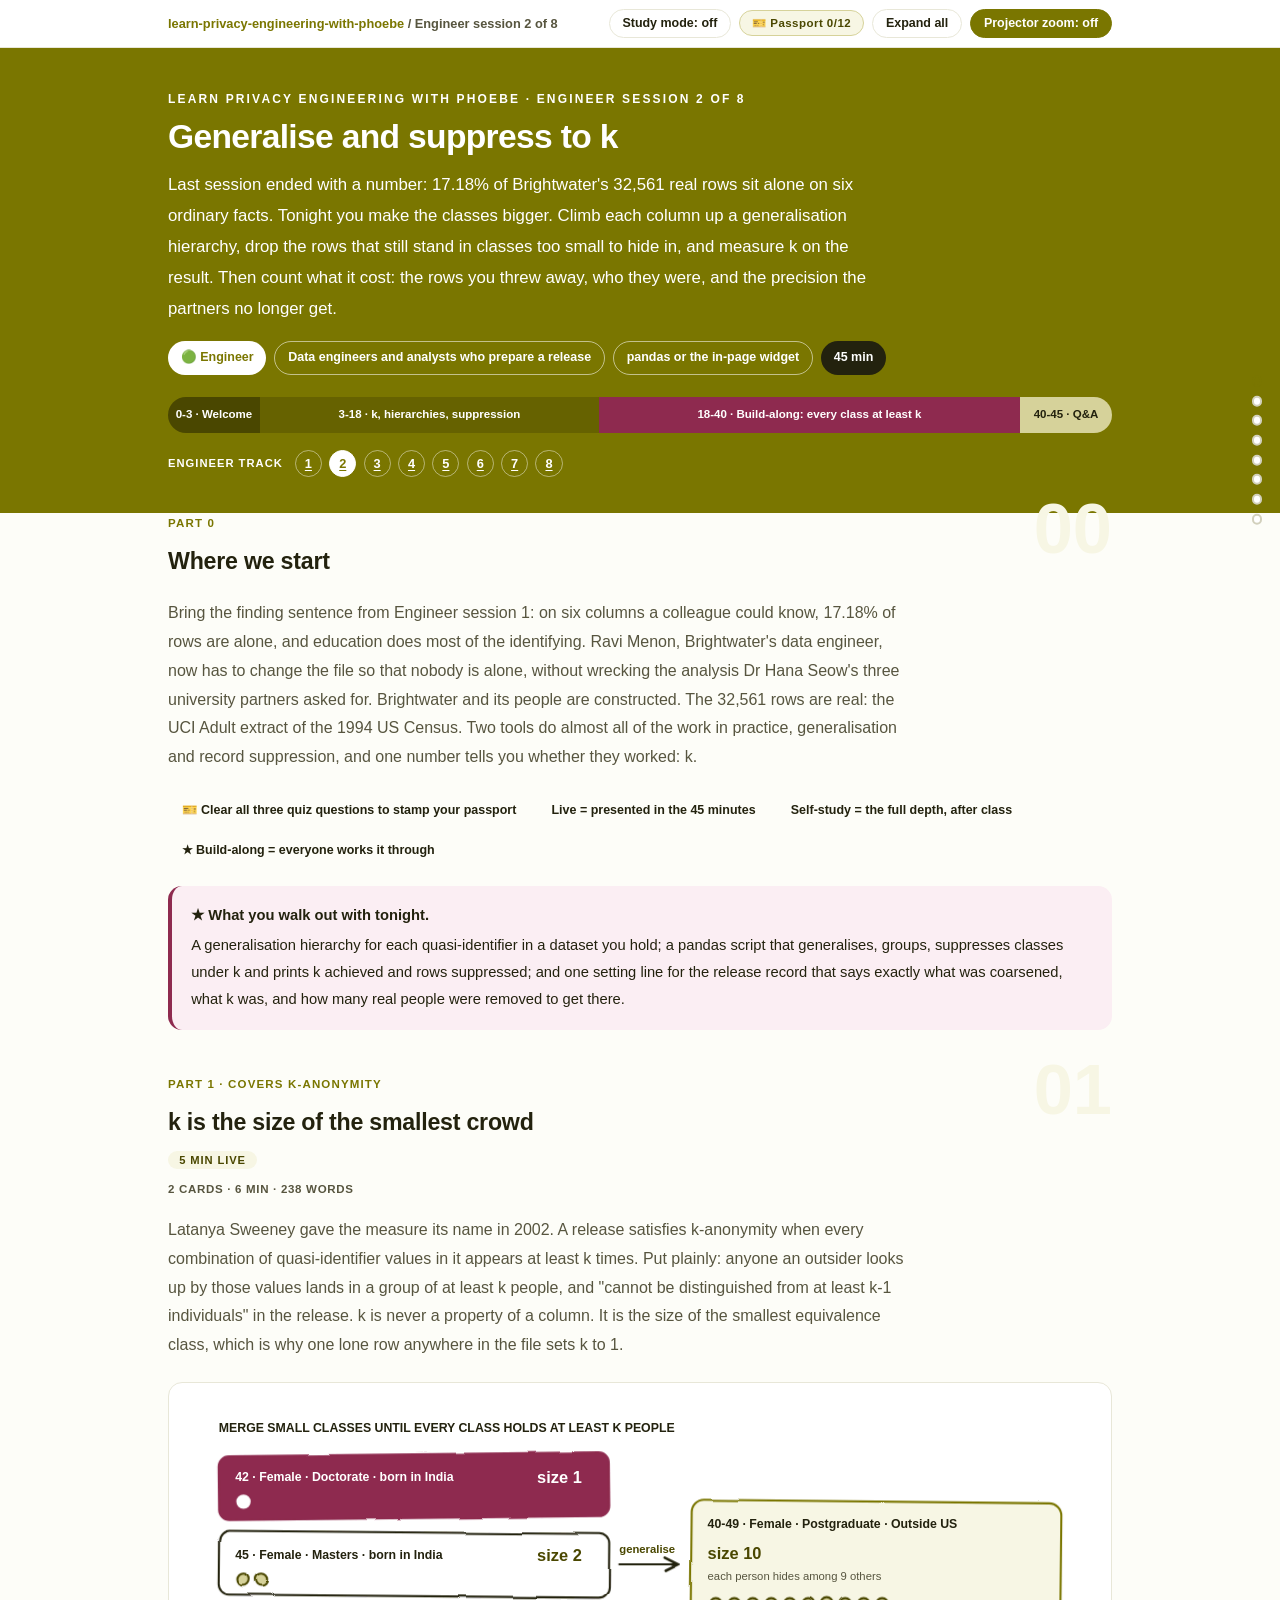
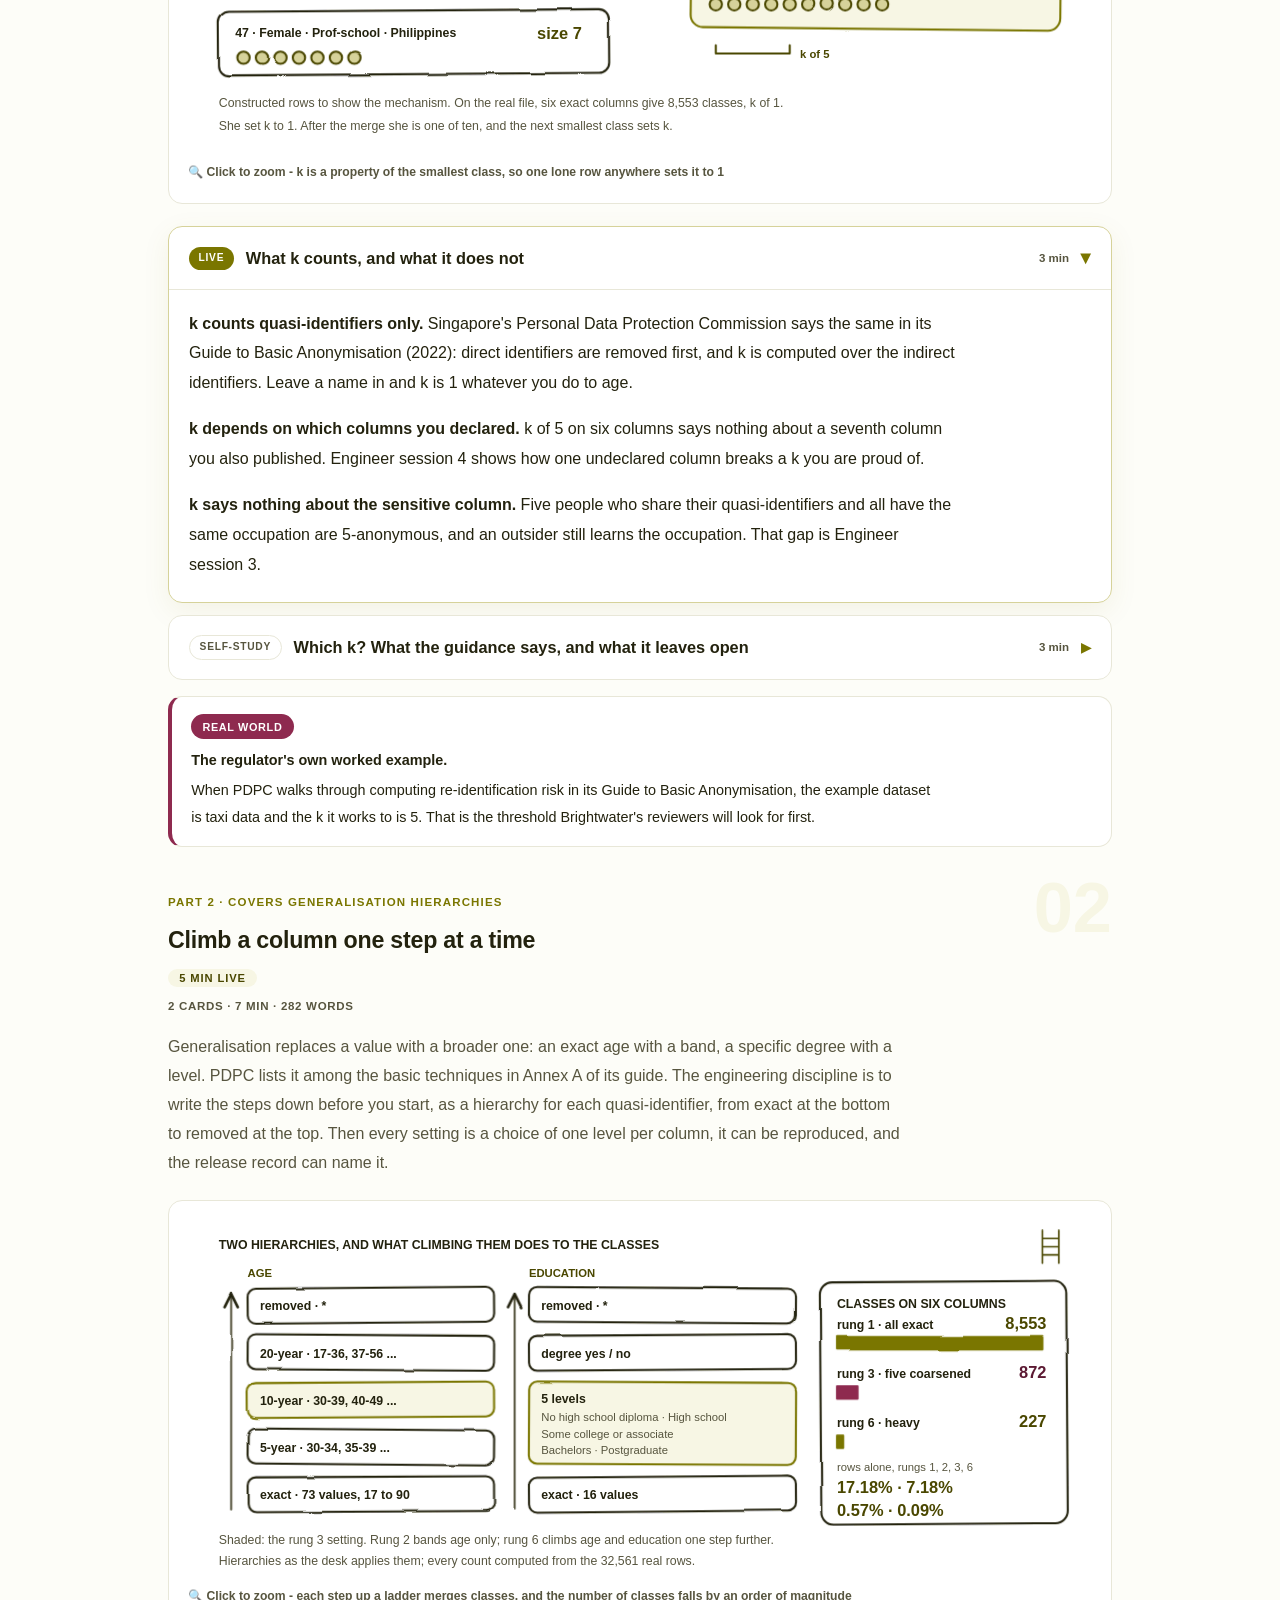
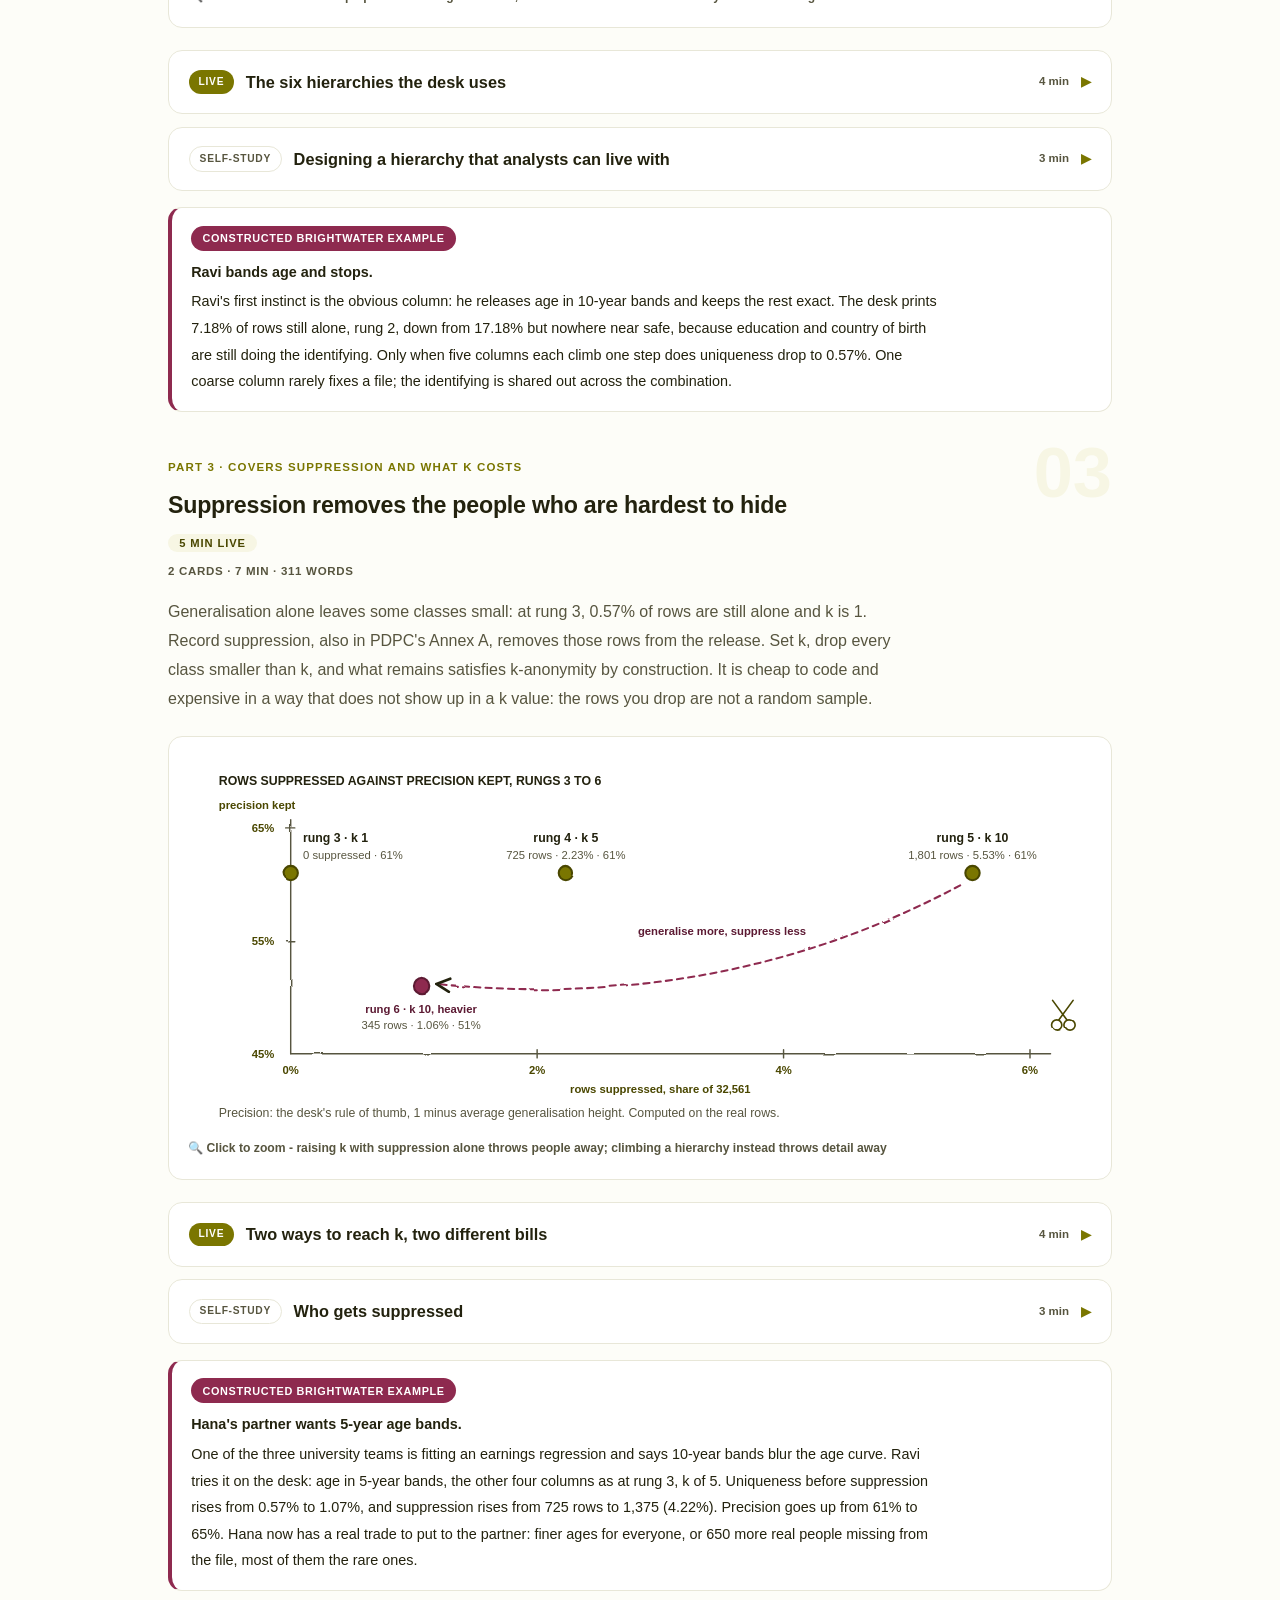
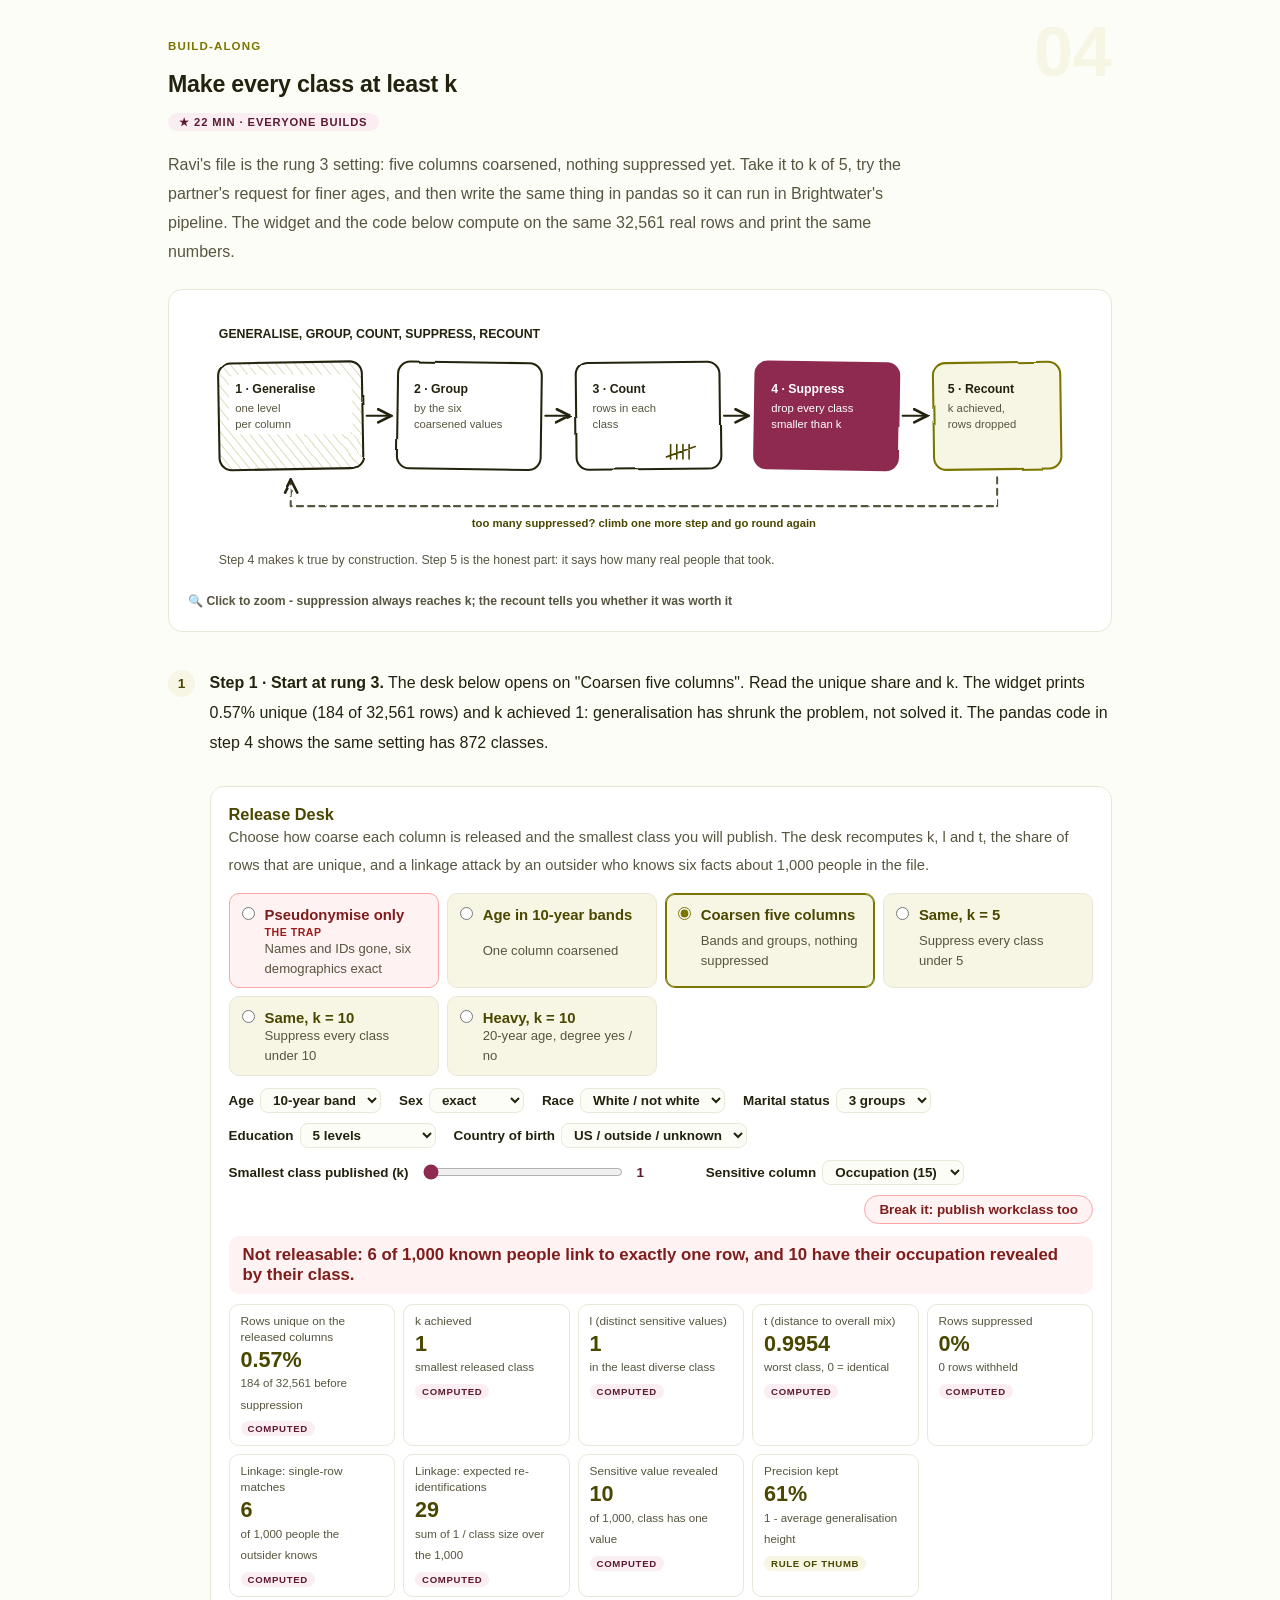
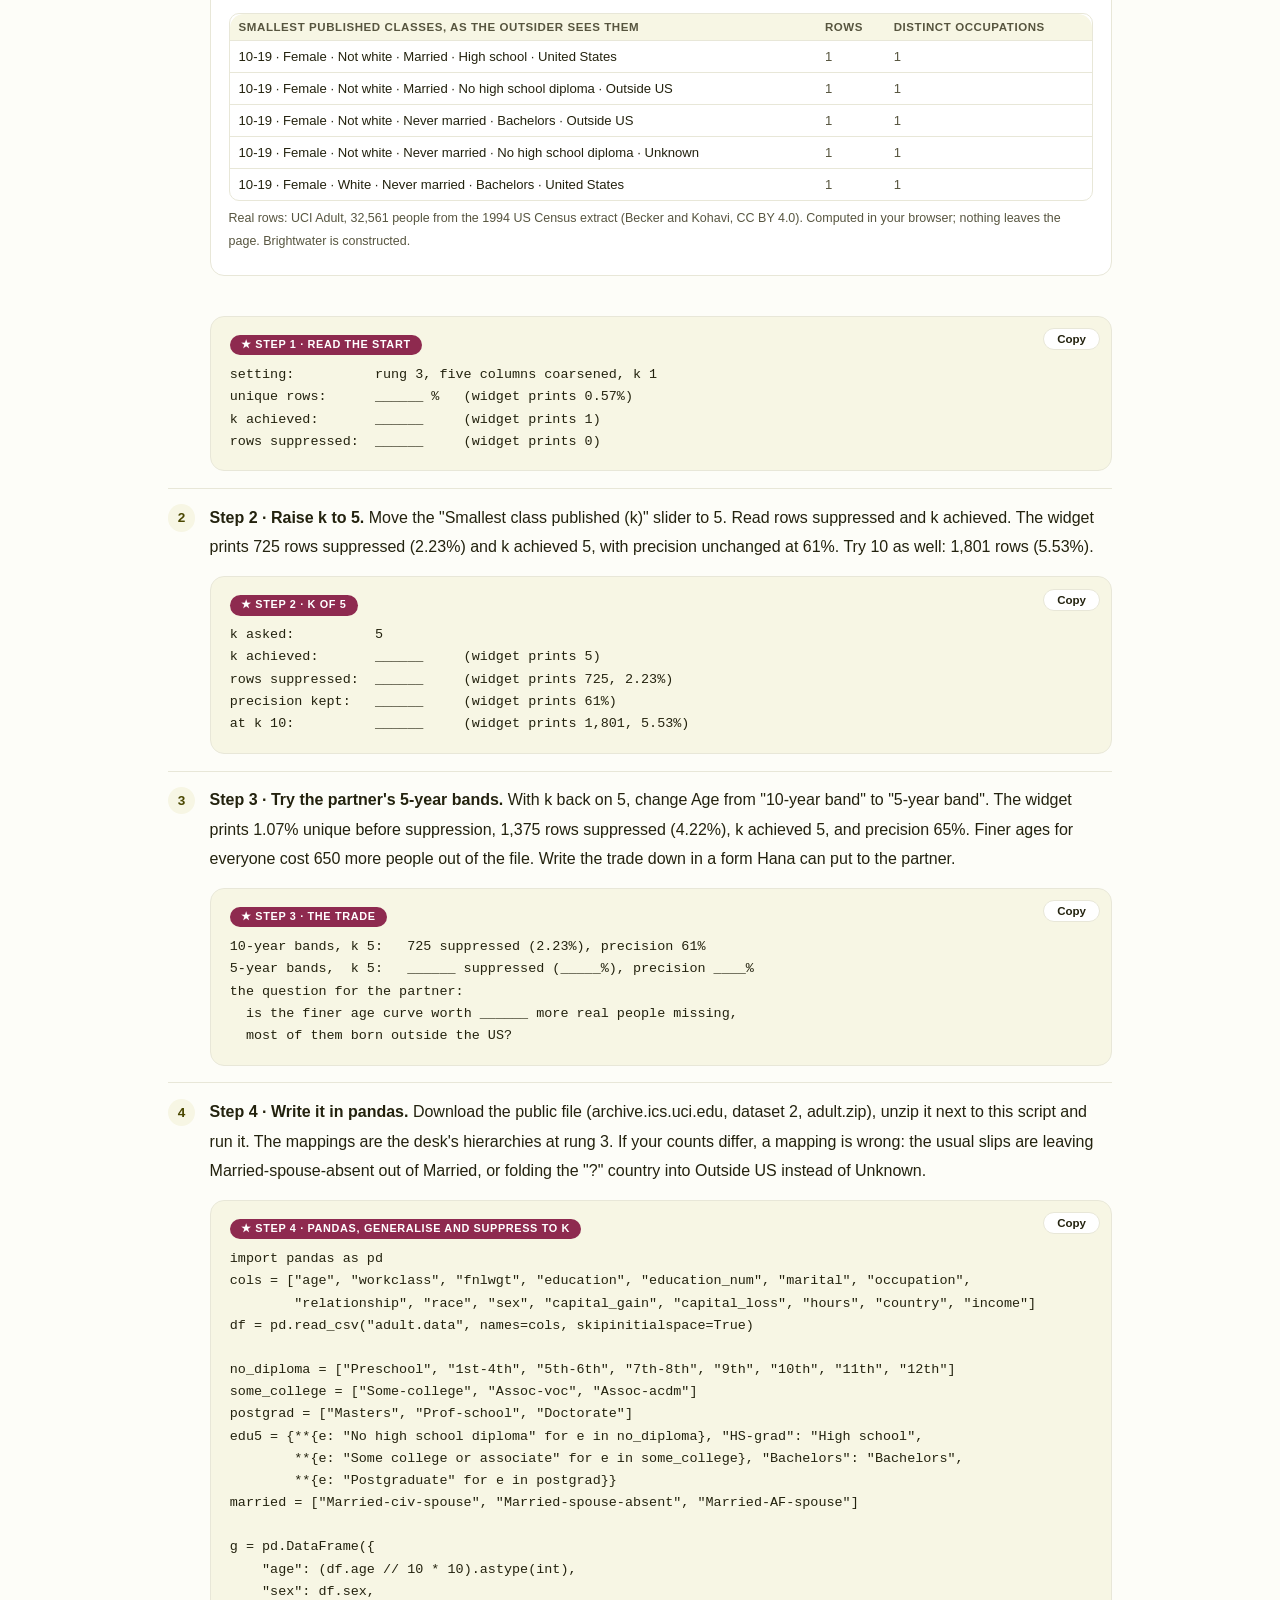
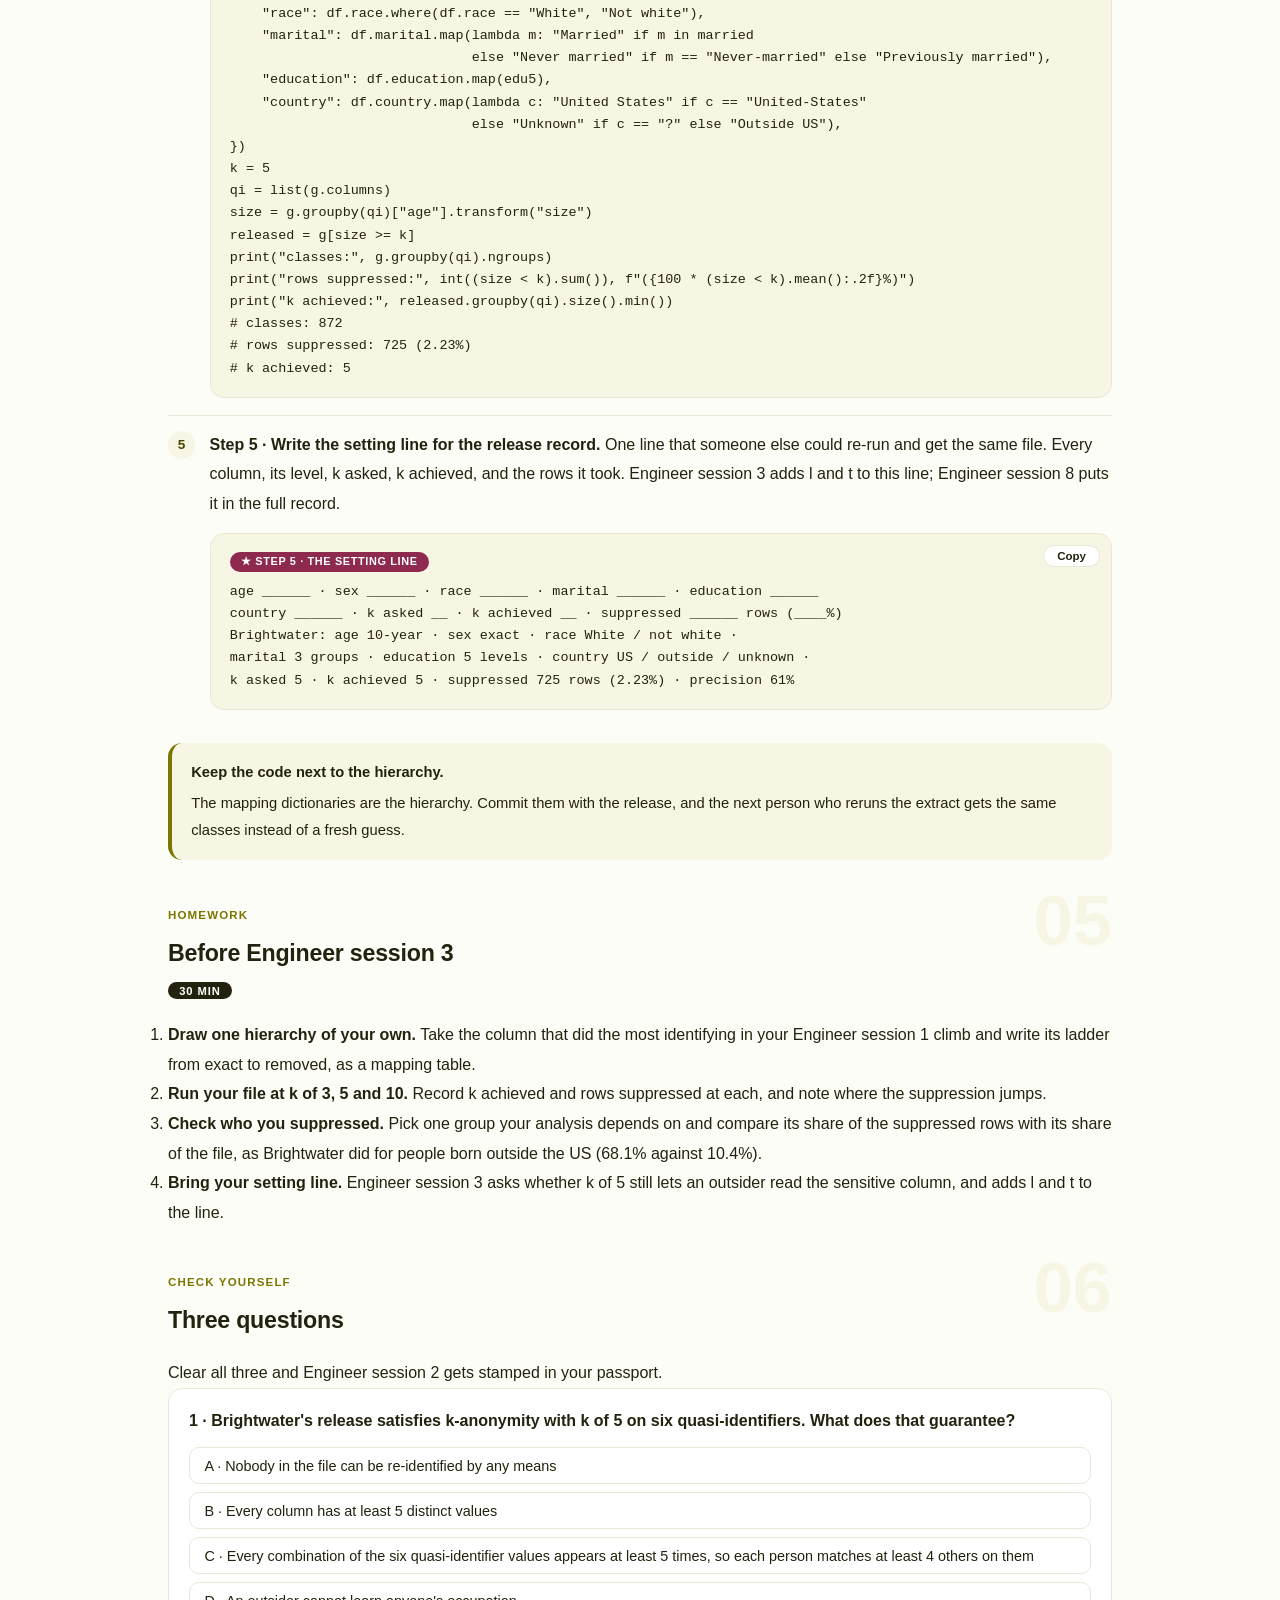
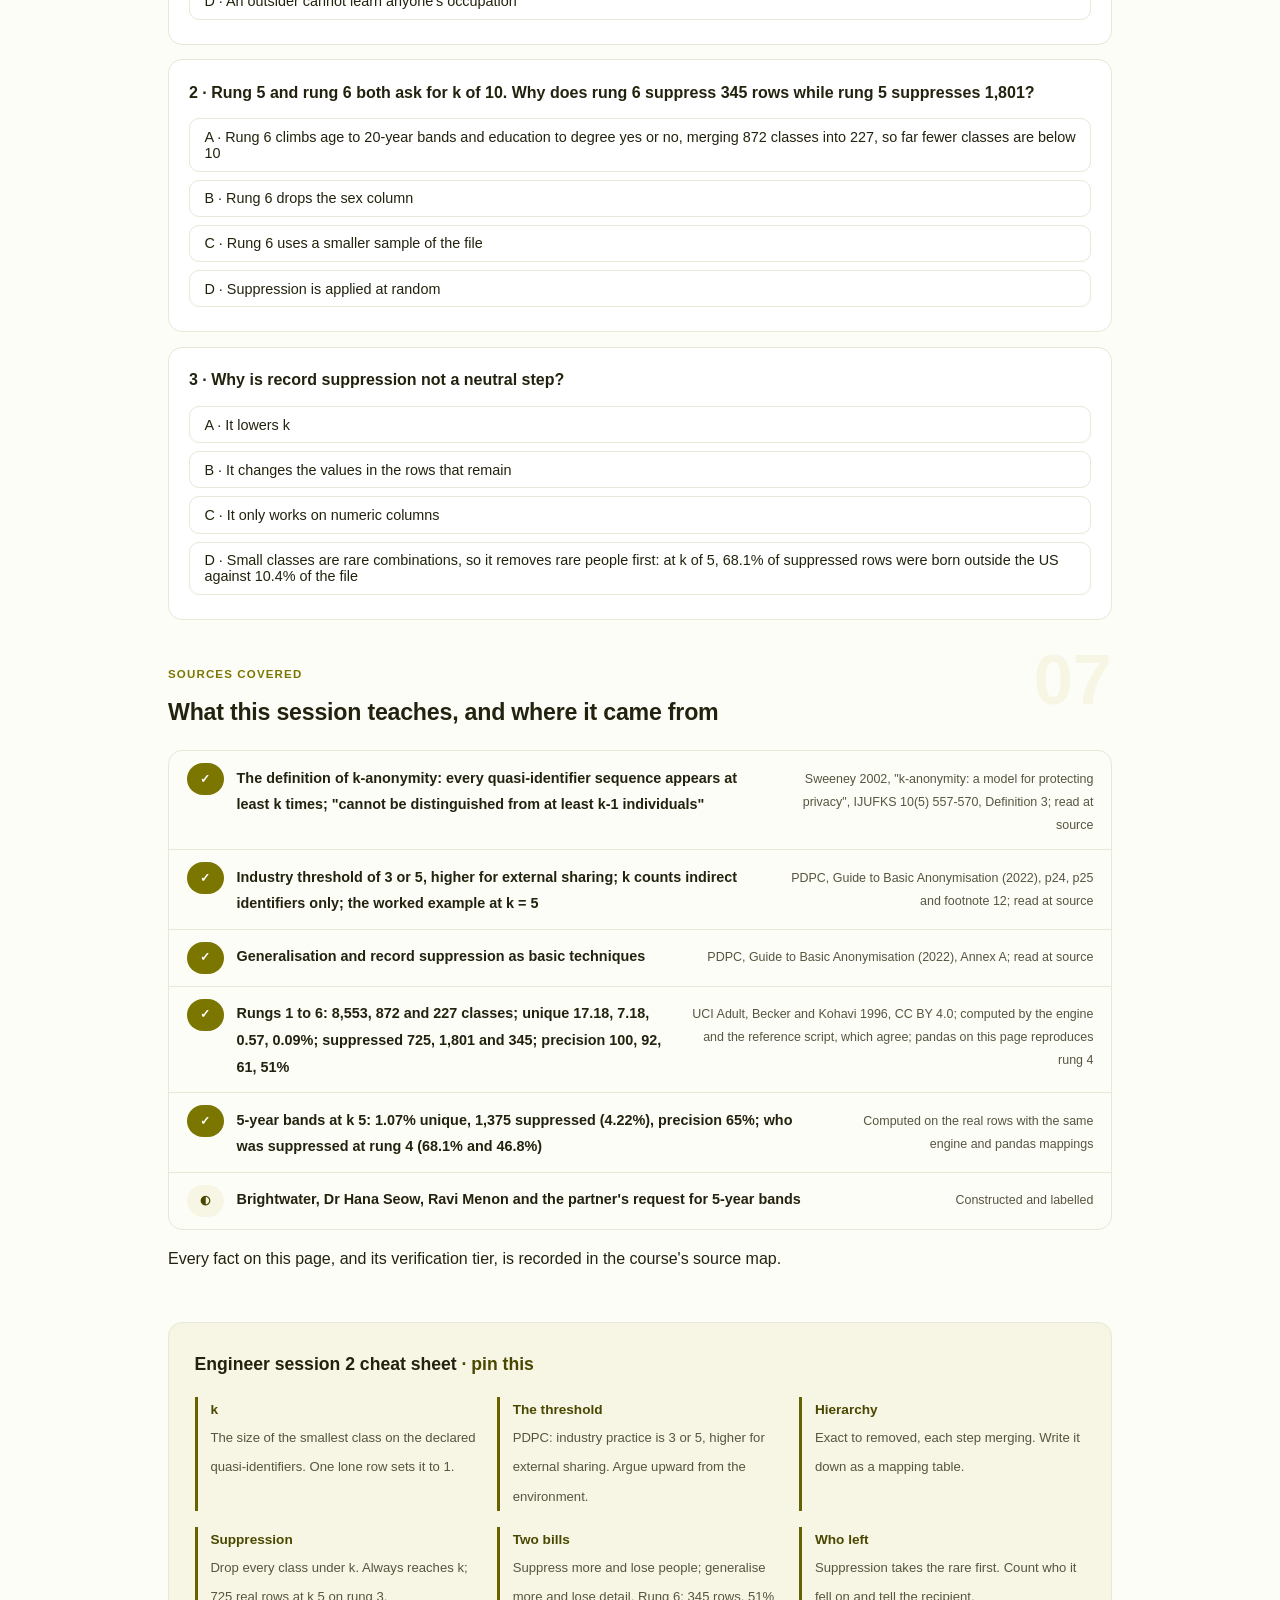
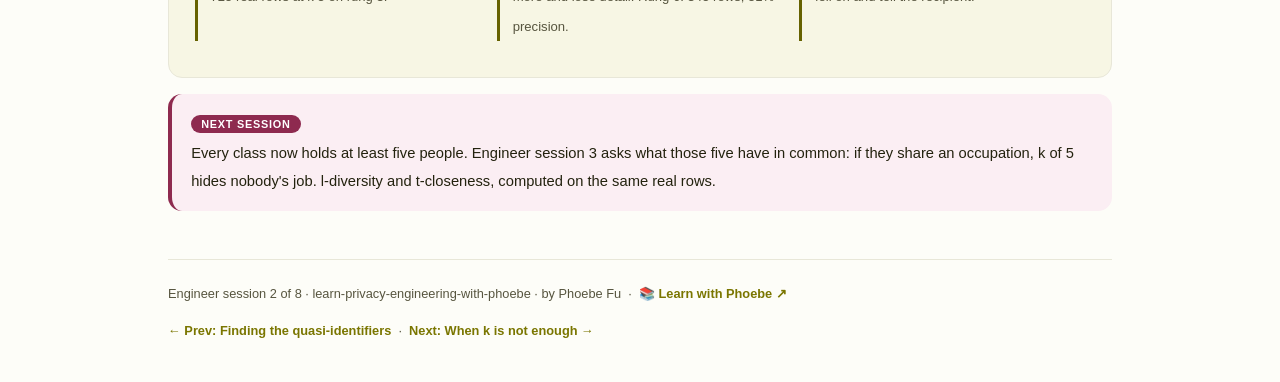
<file: courses/b2-generalise-and-suppress-to-k.html>
<!DOCTYPE html>
<html lang="en">
<head>
<meta charset="UTF-8">
<meta name="viewport" content="width=device-width, initial-scale=1.0">
<!-- social:start -->
<meta name="description" content="Engineer session 2 of 8. k-anonymity as Sweeney defined it, generalisation hierarchies for six real census columns, record suppression, and what k costs: 725 rows at k 5, 1,801 at k 10, and why heavier generalisation suppresses only 345.">
<meta property="og:type" content="article">
<meta property="og:site_name" content="Learn with Phoebe">
<meta property="og:title" content="Generalise and suppress to k - learn privacy engineering with phoebe">
<meta property="og:description" content="Engineer session 2 of 8. Coarsen five columns and 17.18% alone becomes 0.57%; suppress classes under 5 and 725 real rows leave the file.">
<meta property="og:url" content="https://phoebefu6.github.io/learn-privacy-engineering-with-phoebe/courses/b2-generalise-and-suppress-to-k.html">
<meta property="og:image" content="https://phoebefu6.github.io/learn-privacy-engineering-with-phoebe/assets/og-cover.png">
<meta property="og:image:width" content="1200">
<meta property="og:image:height" content="630">
<meta name="twitter:card" content="summary_large_image">
<meta name="twitter:title" content="Generalise and suppress to k - learn privacy engineering with phoebe">
<meta name="twitter:description" content="Engineer session 2 of 8. k-anonymity, generalisation hierarchies, record suppression and the precision each step gives up, on real rows.">
<meta name="twitter:image" content="https://phoebefu6.github.io/learn-privacy-engineering-with-phoebe/assets/og-cover.png">
<!-- social:end -->
<title>Engineer session 2 · Generalise and suppress to k - learn privacy engineering with phoebe</title>
<link rel="stylesheet" href="../assets/style.css?v=3">
</head>
<body>

<div class="toolbar">
  <div class="wrap">
    <span class="crumb"><a href="../index.html">learn-privacy-engineering-with-phoebe</a> / Engineer session 2 of 8</span>
    <button class="btn" id="toggle-all" type="button">Expand all</button>
    <button class="btn primary" id="zoom-toggle" type="button">Projector zoom: off</button>
  </div>
</div>

<header class="masthead">
  <div class="wrap">
    <div class="eyebrow">Learn Privacy Engineering with Phoebe · Engineer session 2 of 8</div>
    <h1>Generalise and suppress <span class="accent">to k</span></h1>
    <p class="sub">Last session ended with a number: 17.18% of Brightwater's 32,561 real rows sit alone on six ordinary facts. Tonight you make the classes bigger. Climb each column up a generalisation hierarchy, drop the rows that still stand in classes too small to hide in, and measure k on the result. Then count what it cost: the rows you threw away, who they were, and the precision the partners no longer get.</p>
    <div class="chip-row">
      <span class="chip level">🟢 Engineer</span>
      <span class="chip audience">Data engineers and analysts who prepare a release</span>
      <span class="chip audience">pandas or the in-page widget</span>
      <span class="chip time">45 min</span>
    </div>
    <div class="agenda">
      <span class="a1" style="flex:1">0-3 · Welcome</span>
      <span class="a2" style="flex:4">3-18 · k, hierarchies, suppression</span>
      <span class="a3" style="flex:5">18-40 · Build-along: every class at least k</span>
      <span class="a4" style="flex:1">40-45 · Q&amp;A</span>
    </div>
  </div>
</header>

<main class="wrap">

  <section class="section" id="intro">
    <div class="section-kicker">
      <span class="klabel">Part 0</span>
      <h2>Where we start</h2>
    </div>
    <p class="lede">Bring the finding sentence from Engineer session 1: on six columns a colleague could know, 17.18% of rows are alone, and education does most of the identifying. Ravi Menon, Brightwater's data engineer, now has to change the file so that nobody is alone, without wrecking the analysis Dr Hana Seow's three university partners asked for. Brightwater and its people are constructed. The 32,561 rows are real: the UCI Adult extract of the 1994 US Census. Two tools do almost all of the work in practice, generalisation and record suppression, and one number tells you whether they worked: k.</p>

    <div class="legend">
      <span class="pill">🎫 Clear all three quiz questions to stamp your passport</span>
      <span class="pill">Live = presented in the 45 minutes</span>
      <span class="pill">Self-study = the full depth, after class</span>
      <span class="pill">★ Build-along = everyone works it through</span>
    </div>

    <div class="callout win">
      <p><strong>★ What you walk out with tonight.</strong> A generalisation hierarchy for each quasi-identifier in a dataset you hold; a pandas script that generalises, groups, suppresses classes under k and prints k achieved and rows suppressed; and one setting line for the release record that says exactly what was coarsened, what k was, and how many real people were removed to get there.</p>
    </div>
  </section>

  <section class="section" id="part-1">
    <div class="section-kicker">
      <span class="klabel">Part 1 · covers k-anonymity</span>
      <h2>k is the size of the smallest crowd</h2>
      <span class="tag concept">5 min live</span>
    </div>
    <p class="lede">Latanya Sweeney gave the measure its name in 2002. A release satisfies k-anonymity when every combination of quasi-identifier values in it appears at least k times. Put plainly: anyone an outsider looks up by those values lands in a group of at least k people, and "cannot be distinguished from at least k-1 individuals" in the release. k is never a property of a column. It is the size of the smallest equivalence class, which is why one lone row anywhere in the file sets k to 1.</p>

    <figure class="zoomable">
      <svg viewBox="0 0 880 340" xmlns="http://www.w3.org/2000/svg" role="img" aria-label="Three small classes on the left with exact values: a 42-year-old female doctorate born in India, a class of 1 in plum; 45, female, masters, India, a class of 2; 47, female, prof-school, Philippines, a class of 7. An arrow labelled generalise points to one merged class on the right: 40-49, female, postgraduate, outside US, a class of 10, which meets k of 5. Constructed rows to show the mechanism.">
        <defs>
          <filter id="b2aSk" x="-3%" y="-3%" width="106%" height="106%"><feTurbulence type="fractalNoise" baseFrequency="0.02" numOctaves="2" seed="29" result="n"/><feDisplacementMap in="SourceGraphic" in2="n" scale="2.4" xChannelSelector="R" yChannelSelector="G"/></filter>
          <pattern id="b2aHc" patternUnits="userSpaceOnUse" width="7" height="7" patternTransform="rotate(-38)"><line x1="0" y1="0" x2="0" y2="7" stroke="#7A7600" stroke-width="1" opacity=".5"/></pattern>
          <marker id="b2aAr" viewBox="0 0 10 10" refX="9" refY="5" markerWidth="8" markerHeight="8" orient="auto"><path d="M1 1 L9 5 L1 9" fill="none" stroke="#23220E" stroke-width="1.6" stroke-linecap="round"/></marker>
        </defs>
        <style>
          .b2aH { font: 800 12px Inter, sans-serif; fill: #23220E; }
          .b2aL { font: 600 12px Inter, sans-serif; fill: #23220E; }
          .b2aS { font: 400 11px Inter, sans-serif; fill: #57553F; }
          .b2aV { font: 800 16px Inter, sans-serif; fill: #4A4700; }
          .b2aW { font: 800 12px Inter, sans-serif; fill: #FFFFFF; }
          .b2aX { font: 800 16px Inter, sans-serif; fill: #FFFFFF; }
          .b2aA { font: 700 11px Inter, sans-serif; fill: #4A4700; }
          .b2aN { font: 400 12px Inter, sans-serif; fill: #57553F; }
        </style>

        <text class="b2aH" x="30" y="28">MERGE SMALL CLASSES UNTIL EVERY CLASS HOLDS AT LEAST K PEOPLE</text>

        <g filter="url(#b2aSk)" fill="none" stroke="#23220E" stroke-width="2" stroke-linecap="round" stroke-linejoin="round">
          <rect x="30" y="50" width="380" height="62" rx="10" transform="rotate(-0.6 220 81)" fill="#8E2A4F" stroke="#8E2A4F"/>
          <rect x="30" y="126" width="380" height="62" rx="10" transform="rotate(0.5 220 157)" fill="#FFFFFF"/>
          <rect x="30" y="202" width="380" height="62" rx="10" transform="rotate(-0.4 220 233)" fill="#FFFFFF"/>
          <circle cx="54" cy="96" r="6" fill="#FFFFFF" stroke="#FFFFFF"/>
          <circle cx="54" cy="172" r="6" fill="#D6D29A" stroke="#4A4700"/>
          <circle cx="72" cy="172" r="6" fill="#D6D29A" stroke="#4A4700"/>
          <circle cx="54" cy="248" r="6" fill="#D6D29A" stroke="#4A4700"/>
          <circle cx="72" cy="248" r="6" fill="#D6D29A" stroke="#4A4700"/>
          <circle cx="90" cy="248" r="6" fill="#D6D29A" stroke="#4A4700"/>
          <circle cx="108" cy="248" r="6" fill="#D6D29A" stroke="#4A4700"/>
          <circle cx="126" cy="248" r="6" fill="#D6D29A" stroke="#4A4700"/>
          <circle cx="144" cy="248" r="6" fill="#D6D29A" stroke="#4A4700"/>
          <circle cx="162" cy="248" r="6" fill="#D6D29A" stroke="#4A4700"/>
          <path d="M420 157 L478 157" marker-end="url(#b2aAr)"/>
          <rect x="490" y="96" width="360" height="124" rx="12" transform="rotate(0.6 670 158)" fill="#F7F6E4" stroke="#7A7600"/>
          <circle cx="514" cy="196" r="6" fill="#D6D29A" stroke="#4A4700"/>
          <circle cx="532" cy="196" r="6" fill="#D6D29A" stroke="#4A4700"/>
          <circle cx="550" cy="196" r="6" fill="#D6D29A" stroke="#4A4700"/>
          <circle cx="568" cy="196" r="6" fill="#D6D29A" stroke="#4A4700"/>
          <circle cx="586" cy="196" r="6" fill="#D6D29A" stroke="#4A4700"/>
          <circle cx="604" cy="196" r="6" fill="#D6D29A" stroke="#4A4700"/>
          <circle cx="622" cy="196" r="6" fill="#D6D29A" stroke="#4A4700"/>
          <circle cx="640" cy="196" r="6" fill="#D6D29A" stroke="#4A4700"/>
          <circle cx="658" cy="196" r="6" fill="#D6D29A" stroke="#4A4700"/>
          <circle cx="676" cy="196" r="6" fill="#D6D29A" stroke="#4A4700"/>
          <!-- doodle: a k = 5 measuring bracket under the merged class -->
          <path d="M514 236 L514 244 L586 244 L586 236" stroke="#4A4700"/>
        </g>

        <text class="b2aW" x="46" y="76">42 · Female · Doctorate · born in India</text>
        <text class="b2aX" x="340" y="78">size 1</text>
        <text class="b2aL" x="46" y="152">45 · Female · Masters · born in India</text>
        <text class="b2aV" x="340" y="154">size 2</text>
        <text class="b2aL" x="46" y="228">47 · Female · Prof-school · Philippines</text>
        <text class="b2aV" x="340" y="230">size 7</text>

        <text class="b2aA" x="420" y="146">generalise</text>

        <text class="b2aL" x="506" y="122">40-49 · Female · Postgraduate · Outside US</text>
        <text class="b2aV" x="506" y="152">size 10</text>
        <text class="b2aS" x="506" y="172">each person hides among 9 others</text>
        <text class="b2aA" x="596" y="248">k of 5</text>

        <text class="b2aN" x="30" y="296">Constructed rows to show the mechanism. On the real file, six exact columns give 8,553 classes, k of 1.</text>
        <text class="b2aN" x="30" y="318">She set k to 1. After the merge she is one of ten, and the next smallest class sets k.</text>
      </svg>
      <figcaption>🔍 Click to zoom - k is a property of the smallest class, so one lone row anywhere sets it to 1</figcaption>
    </figure>

    <details class="card" open>
      <summary><span class="mode live">Live</span>What k counts, and what it does not<span class="mini">3 min</span><span class="caret">▶</span></summary>
      <div class="body">
        <p><strong>k counts quasi-identifiers only.</strong> Singapore's Personal Data Protection Commission says the same in its Guide to Basic Anonymisation (2022): direct identifiers are removed first, and k is computed over the indirect identifiers. Leave a name in and k is 1 whatever you do to age.</p>
        <p><strong>k depends on which columns you declared.</strong> k of 5 on six columns says nothing about a seventh column you also published. Engineer session 4 shows how one undeclared column breaks a k you are proud of.</p>
        <p><strong>k says nothing about the sensitive column.</strong> Five people who share their quasi-identifiers and all have the same occupation are 5-anonymous, and an outsider still learns the occupation. That gap is Engineer session 3.</p>
      </div>
    </details>

    <details class="card">
      <summary><span class="mode self">Self-study</span>Which k? What the guidance says, and what it leaves open<span class="mini">3 min</span><span class="caret">▶</span></summary>
      <div class="body">
        <p>PDPC's guide (p24) states that "the industry threshold for k-anonymity value is at 3 or 5", and asks for a higher value, 5 or more, for sharing data outside the organisation, with a lower value such as 3 acceptable for internal sharing or long-term retention. It does not claim that 5 is safe in every setting. The research literature has never agreed on one number either: the right k depends on who receives the file, what they could join it with, and what controls bind them. Treat 3 and 5 as the floor a reviewer will expect, and argue upward from the release environment. What the PDPA requires of an anonymised release is a legal question; <a href="https://phoebefu6.github.io/learn-pdpa-dnc-with-phoebe/">PDPA and DNC ↗</a> owns it.</p>
      </div>
    </details>

    <div class="callout example">
      <span class="ex-pill">Real world</span>
      <p><strong>The regulator's own worked example.</strong> When PDPC walks through computing re-identification risk in its Guide to Basic Anonymisation, the example dataset is taxi data and the k it works to is 5. That is the threshold Brightwater's reviewers will look for first.</p>
    </div>
  </section>

  <section class="section" id="part-2">
    <div class="section-kicker">
      <span class="klabel">Part 2 · covers generalisation hierarchies</span>
      <h2>Climb a column one step at a time</h2>
      <span class="tag concept">5 min live</span>
    </div>
    <p class="lede">Generalisation replaces a value with a broader one: an exact age with a band, a specific degree with a level. PDPC lists it among the basic techniques in Annex A of its guide. The engineering discipline is to write the steps down before you start, as a hierarchy for each quasi-identifier, from exact at the bottom to removed at the top. Then every setting is a choice of one level per column, it can be reproduced, and the release record can name it.</p>

    <figure class="zoomable">
      <svg viewBox="0 0 880 346" xmlns="http://www.w3.org/2000/svg" role="img" aria-label="Two hierarchies drawn as ladders. Age: exact with 73 values, 5-year bands, 10-year bands, 20-year bands starting at 17, removed. Education: exact with 16 values, 5 levels, degree yes or no, removed. The 10-year band and the 5 levels are shaded as the rung 3 setting. A panel on the right shows classes on the six columns falling from 8,553 at rung 1 to 872 at rung 3 and 227 at rung 6, and the share of rows alone falling from 17.18% to 7.18%, 0.57% and 0.09%.">
        <defs>
          <filter id="b2bSk" x="-3%" y="-3%" width="106%" height="106%"><feTurbulence type="fractalNoise" baseFrequency="0.02" numOctaves="2" seed="31" result="n"/><feDisplacementMap in="SourceGraphic" in2="n" scale="2.4" xChannelSelector="R" yChannelSelector="G"/></filter>
          <pattern id="b2bHc" patternUnits="userSpaceOnUse" width="7" height="7" patternTransform="rotate(-38)"><line x1="0" y1="0" x2="0" y2="7" stroke="#7A7600" stroke-width="1" opacity=".5"/></pattern>
          <marker id="b2bAr" viewBox="0 0 10 10" refX="9" refY="5" markerWidth="8" markerHeight="8" orient="auto"><path d="M1 1 L9 5 L1 9" fill="none" stroke="#23220E" stroke-width="1.6" stroke-linecap="round"/></marker>
        </defs>
        <style>
          .b2bH { font: 800 12px Inter, sans-serif; fill: #23220E; }
          .b2bL { font: 600 12px Inter, sans-serif; fill: #23220E; }
          .b2bS { font: 400 11px Inter, sans-serif; fill: #57553F; }
          .b2bV { font: 800 16px Inter, sans-serif; fill: #4A4700; }
          .b2bB { font: 800 16px Inter, sans-serif; fill: #5C1A33; }
          .b2bA { font: 700 11px Inter, sans-serif; fill: #4A4700; }
          .b2bN { font: 400 12px Inter, sans-serif; fill: #57553F; }
        </style>

        <text class="b2bH" x="30" y="28">TWO HIERARCHIES, AND WHAT CLIMBING THEM DOES TO THE CLASSES</text>

        <g filter="url(#b2bSk)" fill="none" stroke="#23220E" stroke-width="2" stroke-linecap="round" stroke-linejoin="round">
          <path d="M42 282 L42 72" marker-end="url(#b2bAr)" stroke="#57553F"/>
          <rect x="58" y="66" width="240" height="34" rx="8" transform="rotate(-0.5 178 83)" fill="#FFFFFF"/>
          <rect x="58" y="112" width="240" height="34" rx="8" transform="rotate(0.4 178 129)" fill="#FFFFFF"/>
          <rect x="58" y="158" width="240" height="34" rx="8" transform="rotate(-0.4 178 175)" fill="#F7F6E4" stroke="#7A7600"/>
          <rect x="58" y="204" width="240" height="34" rx="8" transform="rotate(0.5 178 221)" fill="#FFFFFF"/>
          <rect x="58" y="250" width="240" height="34" rx="8" transform="rotate(-0.3 178 267)" fill="#FFFFFF"/>

          <path d="M318 282 L318 72" marker-end="url(#b2bAr)" stroke="#57553F"/>
          <rect x="332" y="66" width="260" height="34" rx="8" transform="rotate(0.4 462 83)" fill="#FFFFFF"/>
          <rect x="332" y="112" width="260" height="34" rx="8" transform="rotate(-0.4 462 129)" fill="#FFFFFF"/>
          <rect x="332" y="158" width="260" height="80" rx="8" transform="rotate(0.3 462 198)" fill="#F7F6E4" stroke="#7A7600"/>
          <rect x="332" y="250" width="260" height="34" rx="8" transform="rotate(-0.5 462 267)" fill="#FFFFFF"/>

          <rect x="616" y="60" width="240" height="236" rx="12" transform="rotate(-0.4 736 178)" fill="#FFFFFF"/>
          <rect x="632" y="114" width="200" height="12" fill="#7A7600" stroke="#7A7600"/>
          <rect x="632" y="162" width="20" height="12" fill="#8E2A4F" stroke="#8E2A4F"/>
          <rect x="632" y="210" width="6" height="12" fill="#7A7600" stroke="#7A7600"/>
          <!-- doodle: a small ladder by the heading -->
          <path d="M832 10 L832 42 M848 10 L848 42 M832 18 L848 18 M832 26 L848 26 M832 34 L848 34" stroke="#4A4700" stroke-width="1.6"/>
        </g>

        <text class="b2bA" x="58" y="56">AGE</text>
        <text class="b2bL" x="70" y="88">removed · *</text>
        <text class="b2bL" x="70" y="134">20-year · 17-36, 37-56 ...</text>
        <text class="b2bL" x="70" y="180">10-year · 30-39, 40-49 ...</text>
        <text class="b2bL" x="70" y="226">5-year · 30-34, 35-39 ...</text>
        <text class="b2bL" x="70" y="272">exact · 73 values, 17 to 90</text>

        <text class="b2bA" x="332" y="56">EDUCATION</text>
        <text class="b2bL" x="344" y="88">removed · *</text>
        <text class="b2bL" x="344" y="134">degree yes / no</text>
        <text class="b2bL" x="344" y="178">5 levels</text>
        <text class="b2bS" x="344" y="196">No high school diploma · High school</text>
        <text class="b2bS" x="344" y="212">Some college or associate</text>
        <text class="b2bS" x="344" y="228">Bachelors · Postgraduate</text>
        <text class="b2bL" x="344" y="272">exact · 16 values</text>

        <text class="b2bH" x="632" y="86">CLASSES ON SIX COLUMNS</text>
        <text class="b2bL" x="632" y="106">rung 1 · all exact</text>
        <text class="b2bV" x="836" y="106" text-anchor="end">8,553</text>
        <text class="b2bL" x="632" y="154">rung 3 · five coarsened</text>
        <text class="b2bB" x="836" y="154" text-anchor="end">872</text>
        <text class="b2bL" x="632" y="202">rung 6 · heavy</text>
        <text class="b2bV" x="836" y="202" text-anchor="end">227</text>
        <text class="b2bS" x="632" y="244">rows alone, rungs 1, 2, 3, 6</text>
        <text class="b2bV" x="632" y="266">17.18% · 7.18%</text>
        <text class="b2bV" x="632" y="288">0.57% · 0.09%</text>

        <text class="b2bN" x="30" y="316">Shaded: the rung 3 setting. Rung 2 bands age only; rung 6 climbs age and education one step further.</text>
        <text class="b2bN" x="30" y="336">Hierarchies as the desk applies them; every count computed from the 32,561 real rows.</text>
      </svg>
      <figcaption>🔍 Click to zoom - each step up a ladder merges classes, and the number of classes falls by an order of magnitude</figcaption>
    </figure>

    <details class="card">
      <summary><span class="mode live">Live</span>The six hierarchies the desk uses<span class="mini">4 min</span><span class="caret">▶</span></summary>
      <div class="body">
        <p><strong>Age:</strong> exact, 5-year bands, 10-year bands, 20-year bands (17-36, 37-56 and so on, starting at the youngest age in the file), removed.</p>
        <p><strong>Education:</strong> the 16 exact values, 5 levels (No high school diploma, High school, Some college or associate, Bachelors, Postgraduate), degree yes or no, removed.</p>
        <p><strong>Race:</strong> exact, White or not white, removed. <strong>Marital status:</strong> exact, three groups (Married, Never married, Previously married), removed. <strong>Country of birth:</strong> the 42 exact values, three groups (United States, Outside US, Unknown), removed. <strong>Sex:</strong> exact or removed.</p>
        <p><strong>Rung 3</strong> takes age, race, marital status, education and country one step each and keeps sex exact. Uniqueness falls from 17.18% to 0.57%, and classes from 8,553 to 872.</p>
      </div>
    </details>

    <details class="card">
      <summary><span class="mode self">Self-study</span>Designing a hierarchy that analysts can live with<span class="mini">3 min</span><span class="caret">▶</span></summary>
      <div class="body">
        <p><strong>Each step must merge, never split.</strong> Every value at one level belongs to exactly one value at the next. 5-year bands nest inside 10-year bands; a 7-year band would not, and two settings could then no longer be compared.</p>
        <p><strong>Follow the analysis, not the alphabet.</strong> Education's 5 levels keep the boundaries labour economists care about (a diploma, a degree, a postgraduate qualification). Grouping "Some college" with "Bachelors" would be the same size and far less useful.</p>
        <p><strong>Give rare values somewhere to go.</strong> Country of birth has 42 values, and most of them hold a handful of people. "Outside US" is a crude group, and it is the step that takes most migrants out of classes of one. A missing value ("?") deserves its own group, "Unknown", rather than being folded silently into another.</p>
        <p><strong>Write it down as data.</strong> A hierarchy kept as a mapping table in the repository can be reviewed, versioned and reused at the next release. A hierarchy kept in someone's head is a different release every time.</p>
      </div>
    </details>

    <div class="callout example">
      <span class="ex-pill">Constructed Brightwater example</span>
      <p><strong>Ravi bands age and stops.</strong> Ravi's first instinct is the obvious column: he releases age in 10-year bands and keeps the rest exact. The desk prints 7.18% of rows still alone, rung 2, down from 17.18% but nowhere near safe, because education and country of birth are still doing the identifying. Only when five columns each climb one step does uniqueness drop to 0.57%. One coarse column rarely fixes a file; the identifying is shared out across the combination.</p>
    </div>
  </section>

  <section class="section" id="part-3">
    <div class="section-kicker">
      <span class="klabel">Part 3 · covers suppression and what k costs</span>
      <h2>Suppression removes the people who are hardest to hide</h2>
      <span class="tag concept">5 min live</span>
    </div>
    <p class="lede">Generalisation alone leaves some classes small: at rung 3, 0.57% of rows are still alone and k is 1. Record suppression, also in PDPC's Annex A, removes those rows from the release. Set k, drop every class smaller than k, and what remains satisfies k-anonymity by construction. It is cheap to code and expensive in a way that does not show up in a k value: the rows you drop are not a random sample.</p>

    <figure class="zoomable">
      <svg viewBox="0 0 880 362" xmlns="http://www.w3.org/2000/svg" role="img" aria-label="A hand-drawn scatter of rows suppressed against precision kept for four settings. Rung 3, k 1: 0 rows suppressed, precision 61%. Rung 4, k 5: 725 rows, 2.23%, precision 61%. Rung 5, k 10: 1,801 rows, 5.53%, precision 61%. Rung 6, k 10 with heavier generalisation, in plum: 345 rows, 1.06%, precision 51%. A dashed arrow from rung 5 to rung 6 reads generalise more, suppress less.">
        <defs>
          <filter id="b2cSk" x="-3%" y="-3%" width="106%" height="106%"><feTurbulence type="fractalNoise" baseFrequency="0.02" numOctaves="2" seed="37" result="n"/><feDisplacementMap in="SourceGraphic" in2="n" scale="2.4" xChannelSelector="R" yChannelSelector="G"/></filter>
          <pattern id="b2cHc" patternUnits="userSpaceOnUse" width="7" height="7" patternTransform="rotate(-38)"><line x1="0" y1="0" x2="0" y2="7" stroke="#7A7600" stroke-width="1" opacity=".5"/></pattern>
          <marker id="b2cAr" viewBox="0 0 10 10" refX="9" refY="5" markerWidth="8" markerHeight="8" orient="auto"><path d="M1 1 L9 5 L1 9" fill="none" stroke="#23220E" stroke-width="1.6" stroke-linecap="round"/></marker>
        </defs>
        <style>
          .b2cH { font: 800 12px Inter, sans-serif; fill: #23220E; }
          .b2cL { font: 600 12px Inter, sans-serif; fill: #23220E; }
          .b2cS { font: 400 11px Inter, sans-serif; fill: #57553F; }
          .b2cB { font: 800 11px Inter, sans-serif; fill: #5C1A33; }
          .b2cA { font: 700 11px Inter, sans-serif; fill: #4A4700; }
          .b2cN { font: 400 12px Inter, sans-serif; fill: #57553F; }
        </style>

        <text class="b2cH" x="30" y="28">ROWS SUPPRESSED AGAINST PRECISION KEPT, RUNGS 3 TO 6</text>
        <text class="b2cA" x="30" y="52">precision kept</text>

        <g filter="url(#b2cSk)" fill="none" stroke="#23220E" stroke-width="2" stroke-linecap="round" stroke-linejoin="round">
          <path d="M100 290 L840 290" stroke="#57553F" stroke-width="1.4"/>
          <path d="M100 290 L100 62" stroke="#57553F" stroke-width="1.4"/>
          <path d="M96 70 L104 70 M96 180 L104 180 M340 286 L340 294 M580 286 L580 294 M820 286 L820 294" stroke="#57553F" stroke-width="1.4"/>
          <circle cx="100" cy="114" r="7" fill="#7A7600" stroke="#4A4700"/>
          <circle cx="368" cy="114" r="7" fill="#7A7600" stroke="#4A4700"/>
          <circle cx="764" cy="114" r="7" fill="#7A7600" stroke="#4A4700"/>
          <circle cx="227" cy="224" r="8" fill="#8E2A4F" stroke="#5C1A33"/>
          <path d="M752 126 Q520 250 242 222" stroke="#8E2A4F" stroke-dasharray="6 5" marker-end="url(#b2cAr)"/>
          <!-- doodle: scissors at the suppressed end of the axis -->
          <circle cx="846" cy="262" r="5" stroke="#4A4700" stroke-width="1.6"/>
          <circle cx="858" cy="262" r="5" stroke="#4A4700" stroke-width="1.6"/>
          <path d="M848 257 L862 238 M856 257 L842 238" stroke="#4A4700" stroke-width="1.6"/>
        </g>

        <text class="b2cA" x="62" y="74">65%</text>
        <text class="b2cA" x="62" y="184">55%</text>
        <text class="b2cA" x="62" y="294">45%</text>
        <text class="b2cA" x="100" y="310" text-anchor="middle">0%</text>
        <text class="b2cA" x="340" y="310" text-anchor="middle">2%</text>
        <text class="b2cA" x="580" y="310" text-anchor="middle">4%</text>
        <text class="b2cA" x="820" y="310" text-anchor="middle">6%</text>
        <text class="b2cA" x="460" y="328" text-anchor="middle">rows suppressed, share of 32,561</text>

        <text class="b2cL" x="112" y="84">rung 3 · k 1</text>
        <text class="b2cS" x="112" y="100">0 suppressed · 61%</text>
        <text class="b2cL" x="368" y="84" text-anchor="middle">rung 4 · k 5</text>
        <text class="b2cS" x="368" y="100" text-anchor="middle">725 rows · 2.23% · 61%</text>
        <text class="b2cL" x="764" y="84" text-anchor="middle">rung 5 · k 10</text>
        <text class="b2cS" x="764" y="100" text-anchor="middle">1,801 rows · 5.53% · 61%</text>
        <text class="b2cB" x="227" y="250" text-anchor="middle">rung 6 · k 10, heavier</text>
        <text class="b2cS" x="227" y="266" text-anchor="middle">345 rows · 1.06% · 51%</text>
        <text class="b2cB" x="520" y="174" text-anchor="middle">generalise more, suppress less</text>

        <text class="b2cN" x="30" y="352">Precision: the desk's rule of thumb, 1 minus average generalisation height. Computed on the real rows.</text>
      </svg>
      <figcaption>🔍 Click to zoom - raising k with suppression alone throws people away; climbing a hierarchy instead throws detail away</figcaption>
    </figure>

    <details class="card">
      <summary><span class="mode live">Live</span>Two ways to reach k, two different bills<span class="mini">4 min</span><span class="caret">▶</span></summary>
      <div class="body">
        <p><strong>Suppress more.</strong> Keep rung 3's generalisation and raise k. k of 5 removes 725 rows (2.23%); k of 10 removes 1,801 (5.53%). Precision stays at 61% because no column got coarser. The bill is paid in people.</p>
        <p><strong>Generalise more.</strong> Rung 6 bands age in 20 years and reduces education to degree yes or no, then asks for k of 10. Classes fall from 872 to 227, so far fewer of them are small, and only 345 rows (1.06%) are suppressed. Precision falls to 51%. The bill is paid in detail.</p>
        <p><strong>Read precision for what it is.</strong> The desk's precision is a rule of thumb, one minus the average height climbed on the hierarchies: 100% at rung 1, 92% at rung 2, 61% at rungs 3 to 5, 51% at rung 6. It is useful for comparing settings on the same file and says nothing about whether a particular analysis still works. Ask the partner which relationship they need, and test that.</p>
      </div>
    </details>

    <details class="card">
      <summary><span class="mode self">Self-study</span>Who gets suppressed<span class="mini">3 min</span><span class="caret">▶</span></summary>
      <div class="body">
        <p>Small classes are made of rare combinations, so suppression removes the rare first. Computed on the real rows at rung 4 (k of 5): 10.4% of the whole file was born outside the US or has an unknown country of birth, but 68.1% of the 725 suppressed rows were. 14.6% of the file is not white; 46.8% of the suppressed rows are not white. Ravi's release would be 5-anonymous and would quietly under-represent migrants and minorities.</p>
        <p>That matters twice. A partner studying migrant earnings loses the people the study is about. And a release that silently drops the hard cases looks better on k than its environment deserves. Record the count, record who it fell on, and tell the recipient. Where suppression would remove a group the analysis depends on, generalise that column further instead, or move the release to a more controlled route; Leader session 2 covers the routes.</p>
      </div>
    </details>

    <div class="callout example">
      <span class="ex-pill">Constructed Brightwater example</span>
      <p><strong>Hana's partner wants 5-year age bands.</strong> One of the three university teams is fitting an earnings regression and says 10-year bands blur the age curve. Ravi tries it on the desk: age in 5-year bands, the other four columns as at rung 3, k of 5. Uniqueness before suppression rises from 0.57% to 1.07%, and suppression rises from 725 rows to 1,375 (4.22%). Precision goes up from 61% to 65%. Hana now has a real trade to put to the partner: finer ages for everyone, or 650 more real people missing from the file, most of them the rare ones.</p>
    </div>
  </section>

  <section class="section" id="demo-1">
    <div class="section-kicker">
      <span class="klabel">Build-along</span>
      <h2>Make every class at least k</h2>
      <span class="tag demo">★ 22 min · everyone builds</span>
    </div>
    <p class="lede">Ravi's file is the rung 3 setting: five columns coarsened, nothing suppressed yet. Take it to k of 5, try the partner's request for finer ages, and then write the same thing in pandas so it can run in Brightwater's pipeline. The widget and the code below compute on the same 32,561 real rows and print the same numbers.</p>

    <figure class="zoomable">
      <svg viewBox="0 0 880 264" xmlns="http://www.w3.org/2000/svg" role="img" aria-label="Five hand-drawn boxes in a row, the pipeline: generalise one level per column, group by the six generalised values, count rows in each class, suppress classes under k in plum, recount k achieved and rows dropped. A return arrow runs from the last box back to the first: too many suppressed, climb one more step and go round again.">
        <defs>
          <filter id="b2dSk" x="-3%" y="-3%" width="106%" height="106%"><feTurbulence type="fractalNoise" baseFrequency="0.02" numOctaves="2" seed="41" result="n"/><feDisplacementMap in="SourceGraphic" in2="n" scale="2.4" xChannelSelector="R" yChannelSelector="G"/></filter>
          <pattern id="b2dHc" patternUnits="userSpaceOnUse" width="7" height="7" patternTransform="rotate(-38)"><line x1="0" y1="0" x2="0" y2="7" stroke="#7A7600" stroke-width="1" opacity=".5"/></pattern>
          <marker id="b2dAr" viewBox="0 0 10 10" refX="9" refY="5" markerWidth="8" markerHeight="8" orient="auto"><path d="M1 1 L9 5 L1 9" fill="none" stroke="#23220E" stroke-width="1.6" stroke-linecap="round"/></marker>
        </defs>
        <style>
          .b2dH { font: 800 12px Inter, sans-serif; fill: #23220E; }
          .b2dL { font: 600 12px Inter, sans-serif; fill: #23220E; }
          .b2dS { font: 400 11px Inter, sans-serif; fill: #57553F; }
          .b2dW { font: 800 12px Inter, sans-serif; fill: #FFFFFF; }
          .b2dV { font: 400 11px Inter, sans-serif; fill: #FFFFFF; }
          .b2dA { font: 700 11px Inter, sans-serif; fill: #4A4700; }
          .b2dN { font: 400 12px Inter, sans-serif; fill: #57553F; }
        </style>

        <text class="b2dH" x="30" y="28">GENERALISE, GROUP, COUNT, SUPPRESS, RECOUNT</text>

        <g filter="url(#b2dSk)" fill="none" stroke="#23220E" stroke-width="2" stroke-linecap="round" stroke-linejoin="round">
          <rect x="30" y="52" width="140" height="104" rx="12" transform="rotate(-1 100 104)" fill="url(#b2dHc)"/>
          <rect x="204" y="52" width="140" height="104" rx="12" transform="rotate(0.8 274 104)" fill="#FFFFFF"/>
          <rect x="378" y="52" width="140" height="104" rx="12" transform="rotate(-0.6 448 104)" fill="#FFFFFF"/>
          <rect x="552" y="52" width="140" height="104" rx="12" transform="rotate(0.9 622 104)" fill="#8E2A4F" stroke="#8E2A4F"/>
          <rect x="726" y="52" width="124" height="104" rx="12" transform="rotate(-0.8 788 104)" fill="#F7F6E4" stroke="#7A7600"/>
          <path d="M174 104 L198 104" marker-end="url(#b2dAr)"/>
          <path d="M348 104 L372 104" marker-end="url(#b2dAr)"/>
          <path d="M522 104 L546 104" marker-end="url(#b2dAr)"/>
          <path d="M696 104 L720 104" marker-end="url(#b2dAr)"/>
          <path d="M788 164 L788 192 L100 192 L100 166" stroke="#57553F" stroke-dasharray="6 5" marker-end="url(#b2dAr)"/>
          <!-- doodle: a tally of five strokes on the count box -->
          <path d="M470 132 L470 146 M476 132 L476 146 M482 132 L482 146 M488 132 L488 146 M466 144 L494 134" stroke="#4A4700" stroke-width="1.6"/>
        </g>

        <rect x="40" y="64" width="120" height="58" rx="6" fill="#FFFFFF"/>

        <text class="b2dL" x="46" y="82">1 · Generalise</text>
        <text class="b2dS" x="46" y="100">one level</text>
        <text class="b2dS" x="46" y="116">per column</text>
        <text class="b2dL" x="220" y="82">2 · Group</text>
        <text class="b2dS" x="220" y="100">by the six</text>
        <text class="b2dS" x="220" y="116">coarsened values</text>
        <text class="b2dL" x="394" y="82">3 · Count</text>
        <text class="b2dS" x="394" y="100">rows in each</text>
        <text class="b2dS" x="394" y="116">class</text>
        <text class="b2dW" x="568" y="82">4 · Suppress</text>
        <text class="b2dV" x="568" y="100">drop every class</text>
        <text class="b2dV" x="568" y="116">smaller than k</text>
        <text class="b2dL" x="740" y="82">5 · Recount</text>
        <text class="b2dS" x="740" y="100">k achieved,</text>
        <text class="b2dS" x="740" y="116">rows dropped</text>

        <text class="b2dA" x="444" y="212" text-anchor="middle">too many suppressed? climb one more step and go round again</text>

        <text class="b2dN" x="30" y="248">Step 4 makes k true by construction. Step 5 is the honest part: it says how many real people that took.</text>
      </svg>
      <figcaption>🔍 Click to zoom - suppression always reaches k; the recount tells you whether it was worth it</figcaption>
    </figure>

    <div class="steps">
      <div class="step">
        <p><strong>Step 1 · Start at rung 3.</strong> The desk below opens on "Coarsen five columns". Read the unique share and k. The widget prints 0.57% unique (184 of 32,561 rows) and k achieved 1: generalisation has shrunk the problem, not solved it. The pandas code in step 4 shows the same setting has 872 classes.</p>
        <div data-pe="desk" id="b2-desk" data-preset="p3"></div>
        <div class="prompt-box good"><span class="label">★ Step 1 · read the start</span>setting:          rung 3, five columns coarsened, k 1
unique rows:      ______ %   (widget prints 0.57%)
k achieved:       ______     (widget prints 1)
rows suppressed:  ______     (widget prints 0)</div>
      </div>
      <div class="step">
        <p><strong>Step 2 · Raise k to 5.</strong> Move the "Smallest class published (k)" slider to 5. Read rows suppressed and k achieved. The widget prints 725 rows suppressed (2.23%) and k achieved 5, with precision unchanged at 61%. Try 10 as well: 1,801 rows (5.53%).</p>
        <div class="prompt-box good"><span class="label">★ Step 2 · k of 5</span>k asked:          5
k achieved:       ______     (widget prints 5)
rows suppressed:  ______     (widget prints 725, 2.23%)
precision kept:   ______     (widget prints 61%)
at k 10:          ______     (widget prints 1,801, 5.53%)</div>
      </div>
      <div class="step">
        <p><strong>Step 3 · Try the partner's 5-year bands.</strong> With k back on 5, change Age from "10-year band" to "5-year band". The widget prints 1.07% unique before suppression, 1,375 rows suppressed (4.22%), k achieved 5, and precision 65%. Finer ages for everyone cost 650 more people out of the file. Write the trade down in a form Hana can put to the partner.</p>
        <div class="prompt-box good"><span class="label">★ Step 3 · the trade</span>10-year bands, k 5:   725 suppressed (2.23%), precision 61%
5-year bands,  k 5:   ______ suppressed (_____%), precision ____%
the question for the partner:
  is the finer age curve worth ______ more real people missing,
  most of them born outside the US?</div>
      </div>
      <div class="step">
        <p><strong>Step 4 · Write it in pandas.</strong> Download the public file (archive.ics.uci.edu, dataset 2, adult.zip), unzip it next to this script and run it. The mappings are the desk's hierarchies at rung 3. If your counts differ, a mapping is wrong: the usual slips are leaving Married-spouse-absent out of Married, or folding the "?" country into Outside US instead of Unknown.</p>
        <div class="prompt-box good"><span class="label">★ Step 4 · pandas, generalise and suppress to k</span>import pandas as pd
cols = ["age", "workclass", "fnlwgt", "education", "education_num", "marital", "occupation",
        "relationship", "race", "sex", "capital_gain", "capital_loss", "hours", "country", "income"]
df = pd.read_csv("adult.data", names=cols, skipinitialspace=True)

no_diploma = ["Preschool", "1st-4th", "5th-6th", "7th-8th", "9th", "10th", "11th", "12th"]
some_college = ["Some-college", "Assoc-voc", "Assoc-acdm"]
postgrad = ["Masters", "Prof-school", "Doctorate"]
edu5 = {**{e: "No high school diploma" for e in no_diploma}, "HS-grad": "High school",
        **{e: "Some college or associate" for e in some_college}, "Bachelors": "Bachelors",
        **{e: "Postgraduate" for e in postgrad}}
married = ["Married-civ-spouse", "Married-spouse-absent", "Married-AF-spouse"]

g = pd.DataFrame({
    "age": (df.age // 10 * 10).astype(int),
    "sex": df.sex,
    "race": df.race.where(df.race == "White", "Not white"),
    "marital": df.marital.map(lambda m: "Married" if m in married
                              else "Never married" if m == "Never-married" else "Previously married"),
    "education": df.education.map(edu5),
    "country": df.country.map(lambda c: "United States" if c == "United-States"
                              else "Unknown" if c == "?" else "Outside US"),
})
k = 5
qi = list(g.columns)
size = g.groupby(qi)["age"].transform("size")
released = g[size &gt;= k]
print("classes:", g.groupby(qi).ngroups)
print("rows suppressed:", int((size &lt; k).sum()), f"({100 * (size &lt; k).mean():.2f}%)")
print("k achieved:", released.groupby(qi).size().min())
# classes: 872
# rows suppressed: 725 (2.23%)
# k achieved: 5</div>
      </div>
      <div class="step">
        <p><strong>Step 5 · Write the setting line for the release record.</strong> One line that someone else could re-run and get the same file. Every column, its level, k asked, k achieved, and the rows it took. Engineer session 3 adds l and t to this line; Engineer session 8 puts it in the full record.</p>
        <div class="prompt-box good"><span class="label">★ Step 5 · the setting line</span>age ______ · sex ______ · race ______ · marital ______ · education ______
country ______ · k asked __ · k achieved __ · suppressed ______ rows (____%)
Brightwater: age 10-year · sex exact · race White / not white ·
marital 3 groups · education 5 levels · country US / outside / unknown ·
k asked 5 · k achieved 5 · suppressed 725 rows (2.23%) · precision 61%</div>
      </div>
    </div>

    <div class="callout tip">
      <p><strong>Keep the code next to the hierarchy.</strong> The mapping dictionaries are the hierarchy. Commit them with the release, and the next person who reruns the extract gets the same classes instead of a fresh guess.</p>
    </div>
  </section>

  <section class="section" id="exercise">
    <div class="section-kicker">
      <span class="klabel">Homework</span>
      <h2>Before Engineer session 3</h2>
      <span class="tag exercise">30 min</span>
    </div>
    <ol>
      <li><strong>Draw one hierarchy of your own.</strong> Take the column that did the most identifying in your Engineer session 1 climb and write its ladder from exact to removed, as a mapping table.</li>
      <li><strong>Run your file at k of 3, 5 and 10.</strong> Record k achieved and rows suppressed at each, and note where the suppression jumps.</li>
      <li><strong>Check who you suppressed.</strong> Pick one group your analysis depends on and compare its share of the suppressed rows with its share of the file, as Brightwater did for people born outside the US (68.1% against 10.4%).</li>
      <li><strong>Bring your setting line.</strong> Engineer session 3 asks whether k of 5 still lets an outsider read the sensitive column, and adds l and t to the line.</li>
    </ol>
  </section>

  <section class="section" id="quiz">
    <div class="section-kicker">
      <span class="klabel">Check yourself</span>
      <h2>Three questions</h2>
    </div>
    <p>Clear all three and Engineer session 2 gets stamped in your passport.</p>

    <div class="quiz-q" data-answer="2">
      <p class="qtext">1 · Brightwater's release satisfies k-anonymity with k of 5 on six quasi-identifiers. What does that guarantee?</p>
      <button class="qopt" type="button">A · Nobody in the file can be re-identified by any means</button>
      <button class="qopt" type="button">B · Every column has at least 5 distinct values</button>
      <button class="qopt" type="button">C · Every combination of the six quasi-identifier values appears at least 5 times, so each person matches at least 4 others on them</button>
      <button class="qopt" type="button">D · An outsider cannot learn anyone's occupation</button>
      <p class="qwhy">k is the size of the smallest class on the declared quasi-identifiers. It says nothing about undeclared columns or about the sensitive column.</p>
    </div>

    <div class="quiz-q" data-answer="0">
      <p class="qtext">2 · Rung 5 and rung 6 both ask for k of 10. Why does rung 6 suppress 345 rows while rung 5 suppresses 1,801?</p>
      <button class="qopt" type="button">A · Rung 6 climbs age to 20-year bands and education to degree yes or no, merging 872 classes into 227, so far fewer classes are below 10</button>
      <button class="qopt" type="button">B · Rung 6 drops the sex column</button>
      <button class="qopt" type="button">C · Rung 6 uses a smaller sample of the file</button>
      <button class="qopt" type="button">D · Suppression is applied at random</button>
      <p class="qwhy">More generalisation makes bigger classes, so fewer of them fall under k. The bill moves from people (rows suppressed) to detail (precision 61% down to 51%).</p>
    </div>

    <div class="quiz-q" data-answer="3">
      <p class="qtext">3 · Why is record suppression not a neutral step?</p>
      <button class="qopt" type="button">A · It lowers k</button>
      <button class="qopt" type="button">B · It changes the values in the rows that remain</button>
      <button class="qopt" type="button">C · It only works on numeric columns</button>
      <button class="qopt" type="button">D · Small classes are rare combinations, so it removes rare people first: at k of 5, 68.1% of suppressed rows were born outside the US against 10.4% of the file</button>
      <p class="qwhy">Suppression is targeted by construction. Record what it removed and who it fell on, and tell the recipient.</p>
    </div>

    <p class="quiz-score"></p>
  </section>

  <section class="section" id="official">
    <div class="section-kicker">
      <span class="klabel">Sources covered</span>
      <h2>What this session teaches, and where it came from</h2>
    </div>
    <div class="covered">
      <div class="covered-row"><span class="status pill solid">✓</span><span class="name">The definition of k-anonymity: every quasi-identifier sequence appears at least k times; "cannot be distinguished from at least k-1 individuals"</span><span class="note">Sweeney 2002, "k-anonymity: a model for protecting privacy", IJUFKS 10(5) 557-570, Definition 3; read at source</span></div>
      <div class="covered-row"><span class="status pill solid">✓</span><span class="name">Industry threshold of 3 or 5, higher for external sharing; k counts indirect identifiers only; the worked example at k = 5</span><span class="note">PDPC, Guide to Basic Anonymisation (2022), p24, p25 and footnote 12; read at source</span></div>
      <div class="covered-row"><span class="status pill solid">✓</span><span class="name">Generalisation and record suppression as basic techniques</span><span class="note">PDPC, Guide to Basic Anonymisation (2022), Annex A; read at source</span></div>
      <div class="covered-row"><span class="status pill solid">✓</span><span class="name">Rungs 1 to 6: 8,553, 872 and 227 classes; unique 17.18, 7.18, 0.57, 0.09%; suppressed 725, 1,801 and 345; precision 100, 92, 61, 51%</span><span class="note">UCI Adult, Becker and Kohavi 1996, CC BY 4.0; computed by the engine and the reference script, which agree; pandas on this page reproduces rung 4</span></div>
      <div class="covered-row"><span class="status pill solid">✓</span><span class="name">5-year bands at k 5: 1.07% unique, 1,375 suppressed (4.22%), precision 65%; who was suppressed at rung 4 (68.1% and 46.8%)</span><span class="note">Computed on the real rows with the same engine and pandas mappings</span></div>
      <div class="covered-row"><span class="status pill light">◐</span><span class="name">Brightwater, Dr Hana Seow, Ravi Menon and the partner's request for 5-year bands</span><span class="note">Constructed and labelled</span></div>
    </div>
    <p class="mono" style="margin-top:14px">Every fact on this page, and its verification tier, is recorded in the course's source map.</p>
  </section>

  <section class="cheat" id="cheatsheet">
    <h3>Engineer session 2 cheat sheet <span>· pin this</span></h3>
    <div class="grid-2">
      <div class="cheat-item"><b>k</b><span>The size of the smallest class on the declared quasi-identifiers. One lone row sets it to 1.</span></div>
      <div class="cheat-item"><b>The threshold</b><span>PDPC: industry practice is 3 or 5, higher for external sharing. Argue upward from the environment.</span></div>
      <div class="cheat-item"><b>Hierarchy</b><span>Exact to removed, each step merging. Write it down as a mapping table.</span></div>
      <div class="cheat-item"><b>Suppression</b><span>Drop every class under k. Always reaches k; 725 real rows at k 5 on rung 3.</span></div>
      <div class="cheat-item"><b>Two bills</b><span>Suppress more and lose people; generalise more and lose detail. Rung 6: 345 rows, 51% precision.</span></div>
      <div class="cheat-item"><b>Who left</b><span>Suppression takes the rare first. Count who it fell on and tell the recipient.</span></div>
    </div>
  </section>

  <div class="callout next">
    <span class="nx-pill">Next session</span>
    <p>Every class now holds at least five people. Engineer session 3 asks what those five have in common: if they share an occupation, k of 5 hides nobody's job. l-diversity and t-closeness, computed on the same real rows.</p>
  </div>

  <footer class="pagefoot">
    <span>Engineer session 2 of 8 · learn-privacy-engineering-with-phoebe · by Phoebe Fu &nbsp;·&nbsp; 📚 <a href="https://phoebefu6.github.io/learn-with-phoebe/">Learn with Phoebe ↗</a></span>
    <span><a href="b1-finding-the-quasi-identifiers.html">← Prev: Finding the quasi-identifiers</a> &nbsp;·&nbsp; <a href="b3-when-k-is-not-enough.html">Next: When k is not enough →</a></span>
  </footer>

</main>

<script src="../assets/pe-data.js?v=1"></script>
<script src="../assets/pe-engine.js?v=1"></script>
<script src="../assets/pe-desk.js?v=1"></script>
<script src="../assets/app.js?v=1"></script>
</body>
</html>
</file>
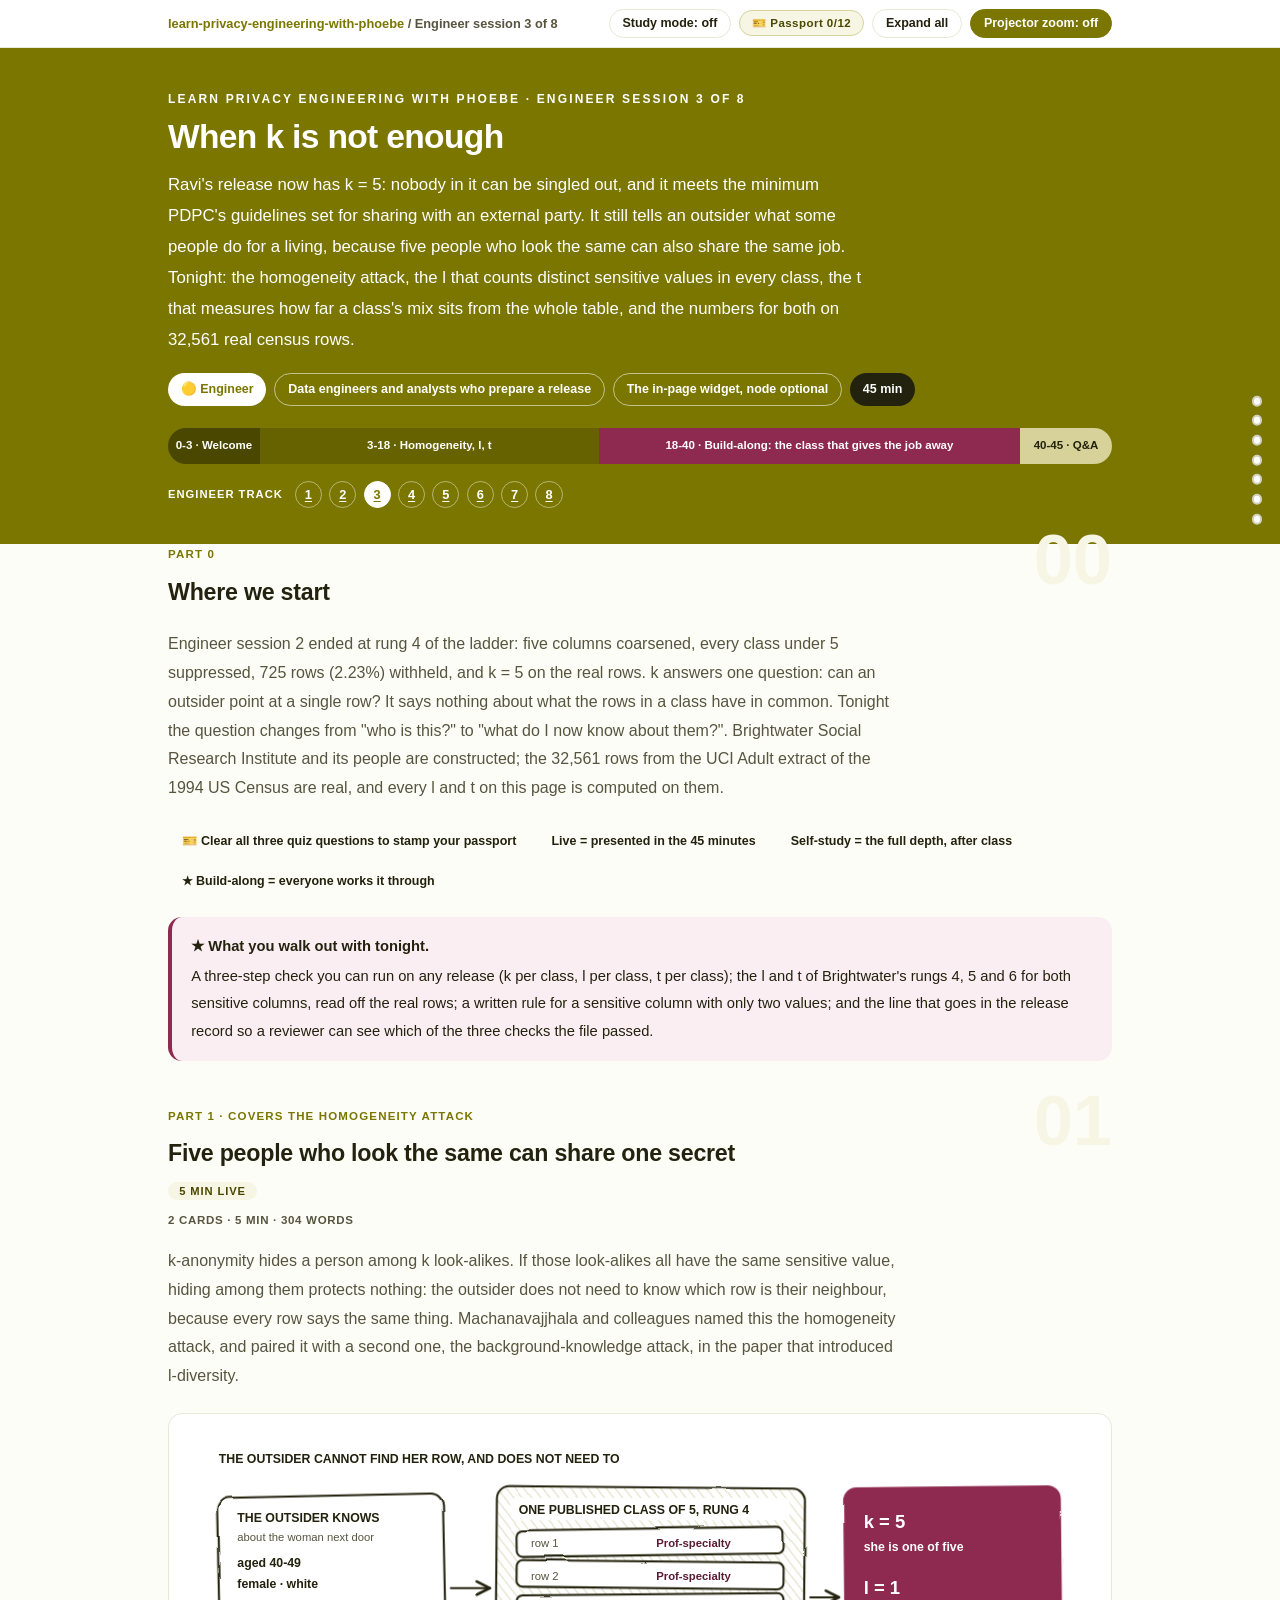
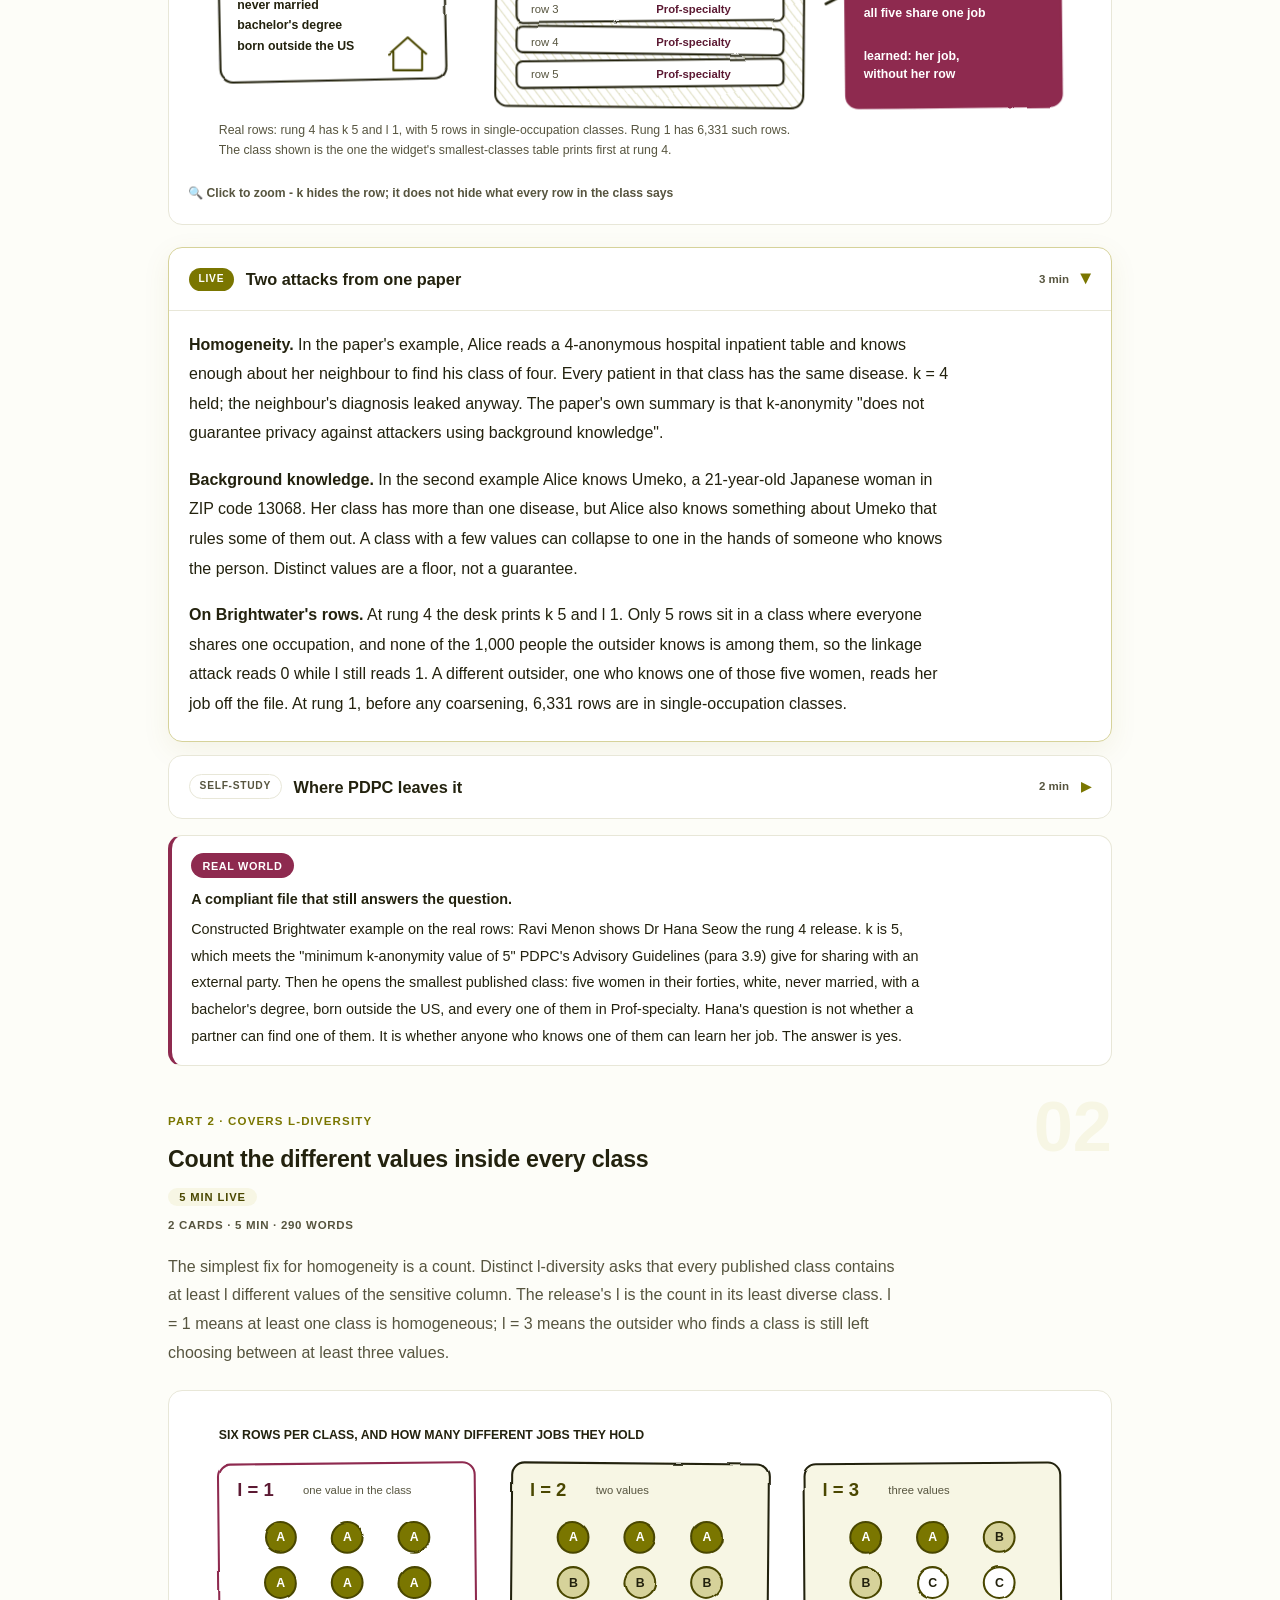
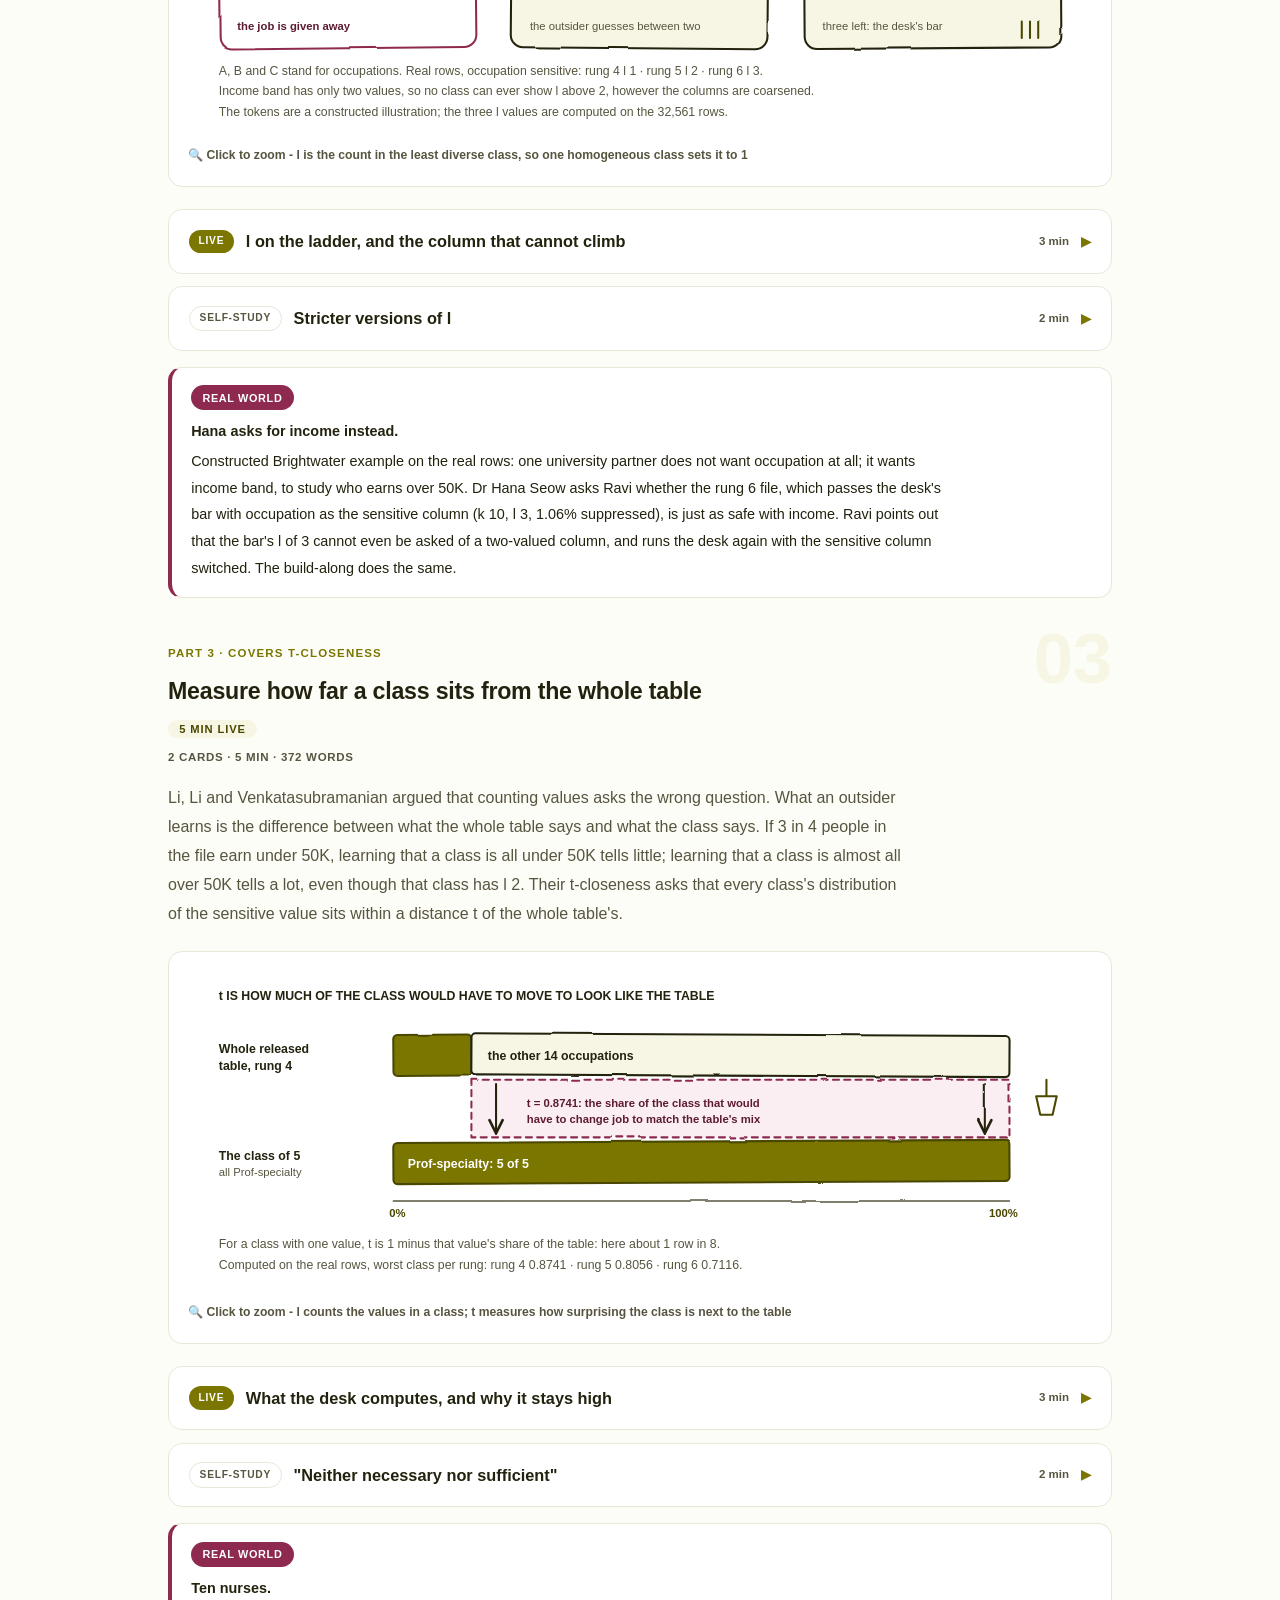
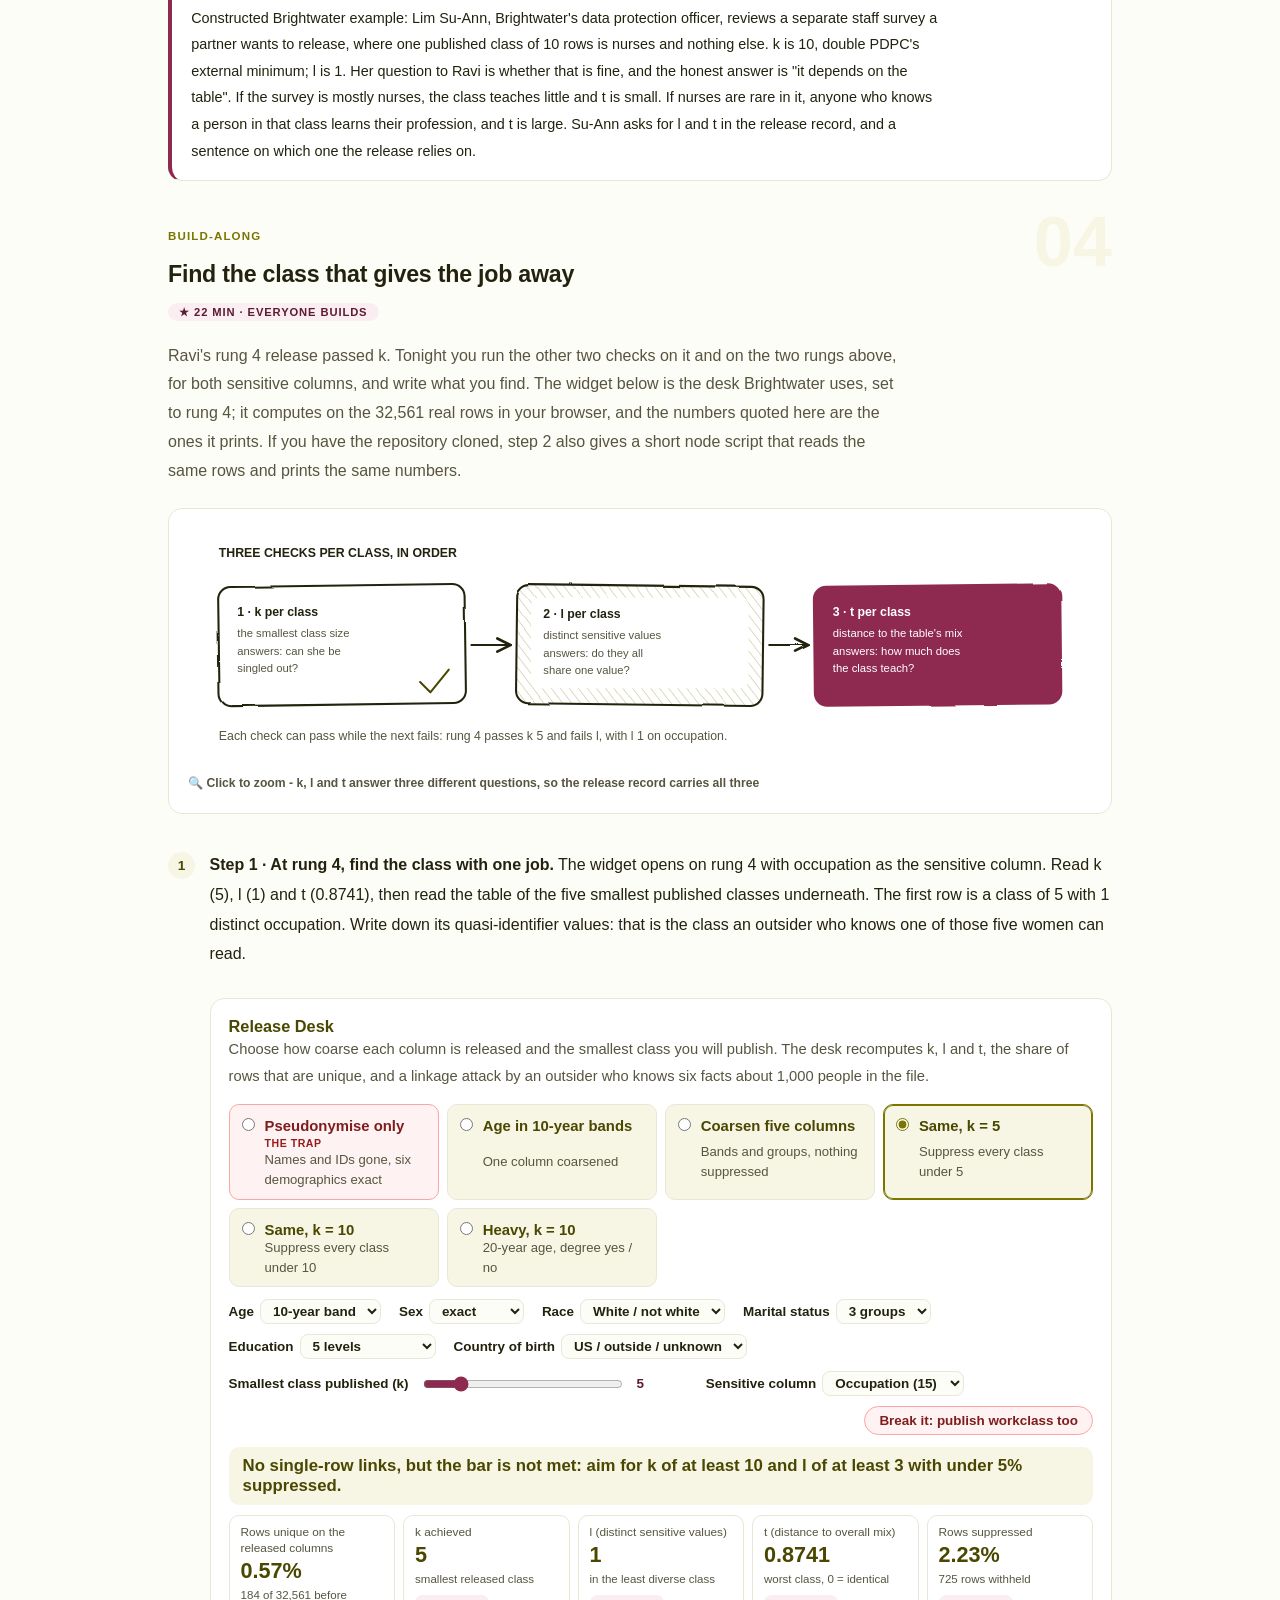
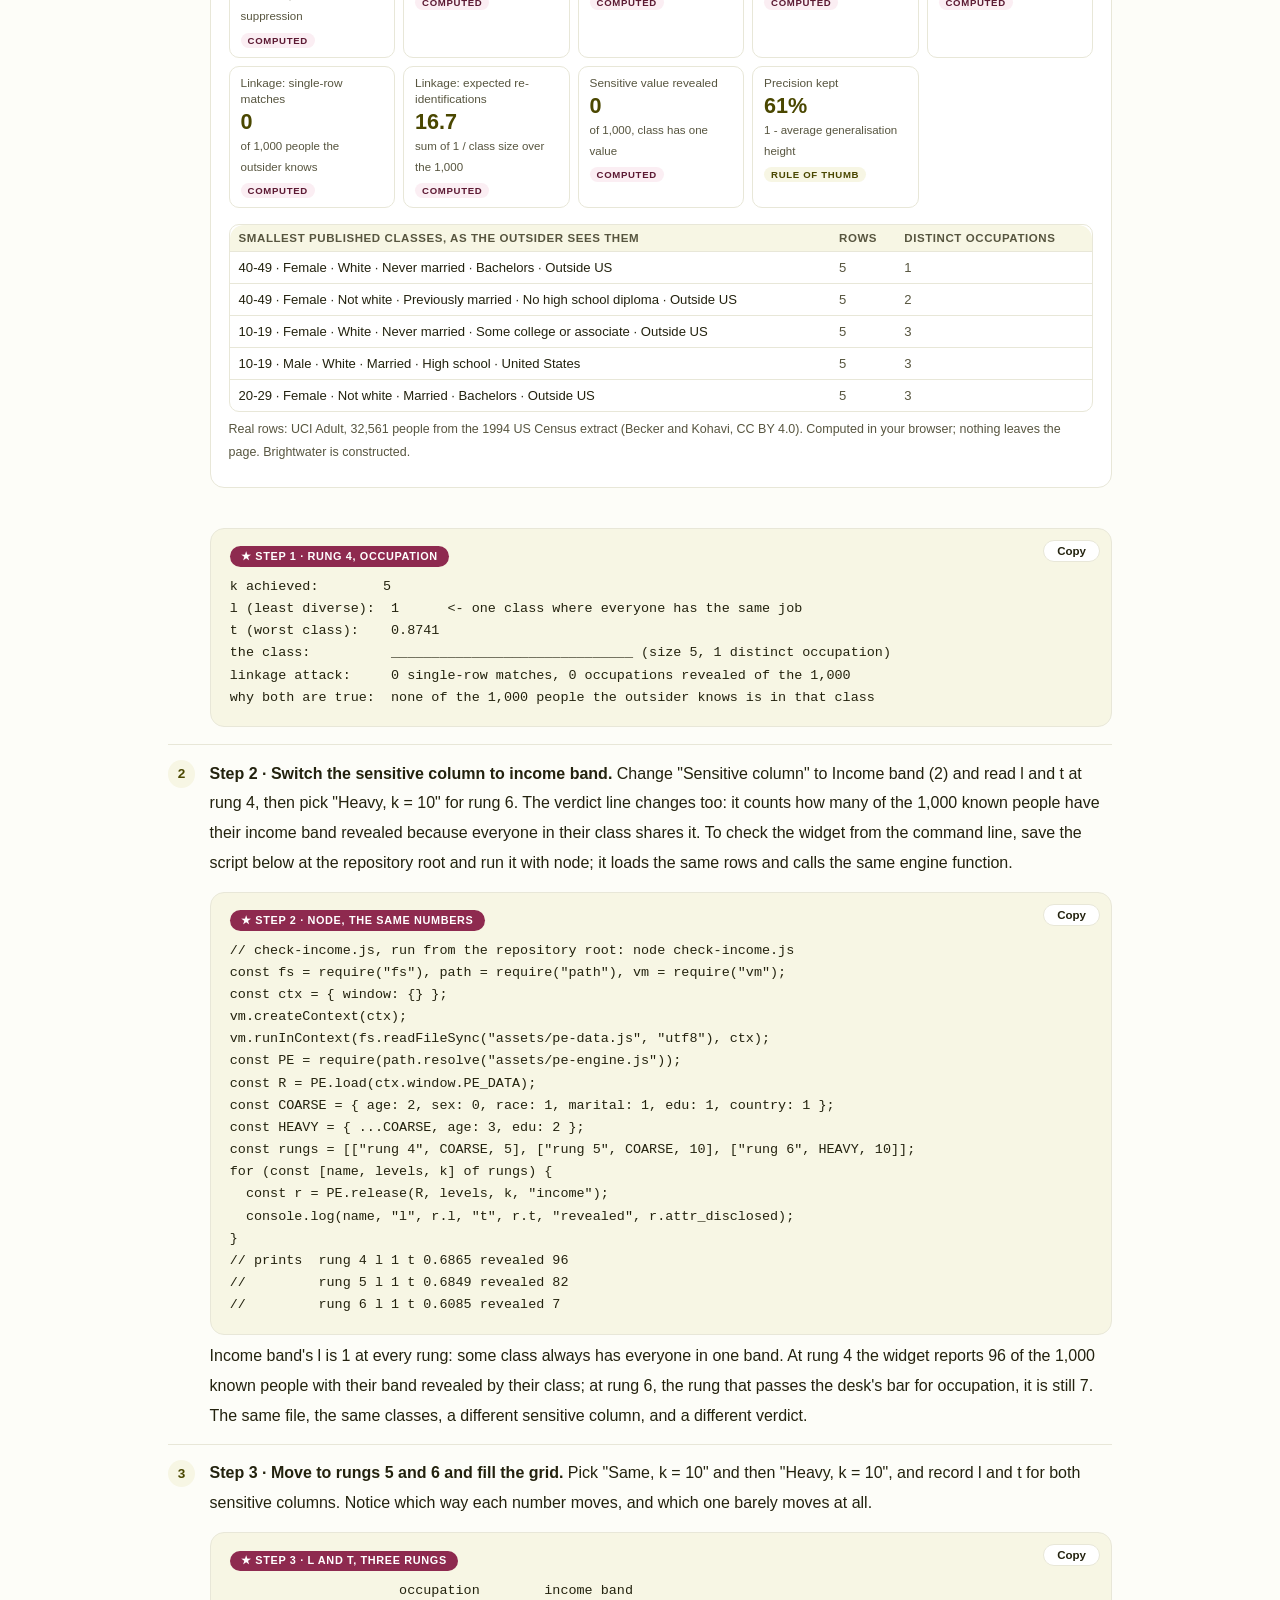
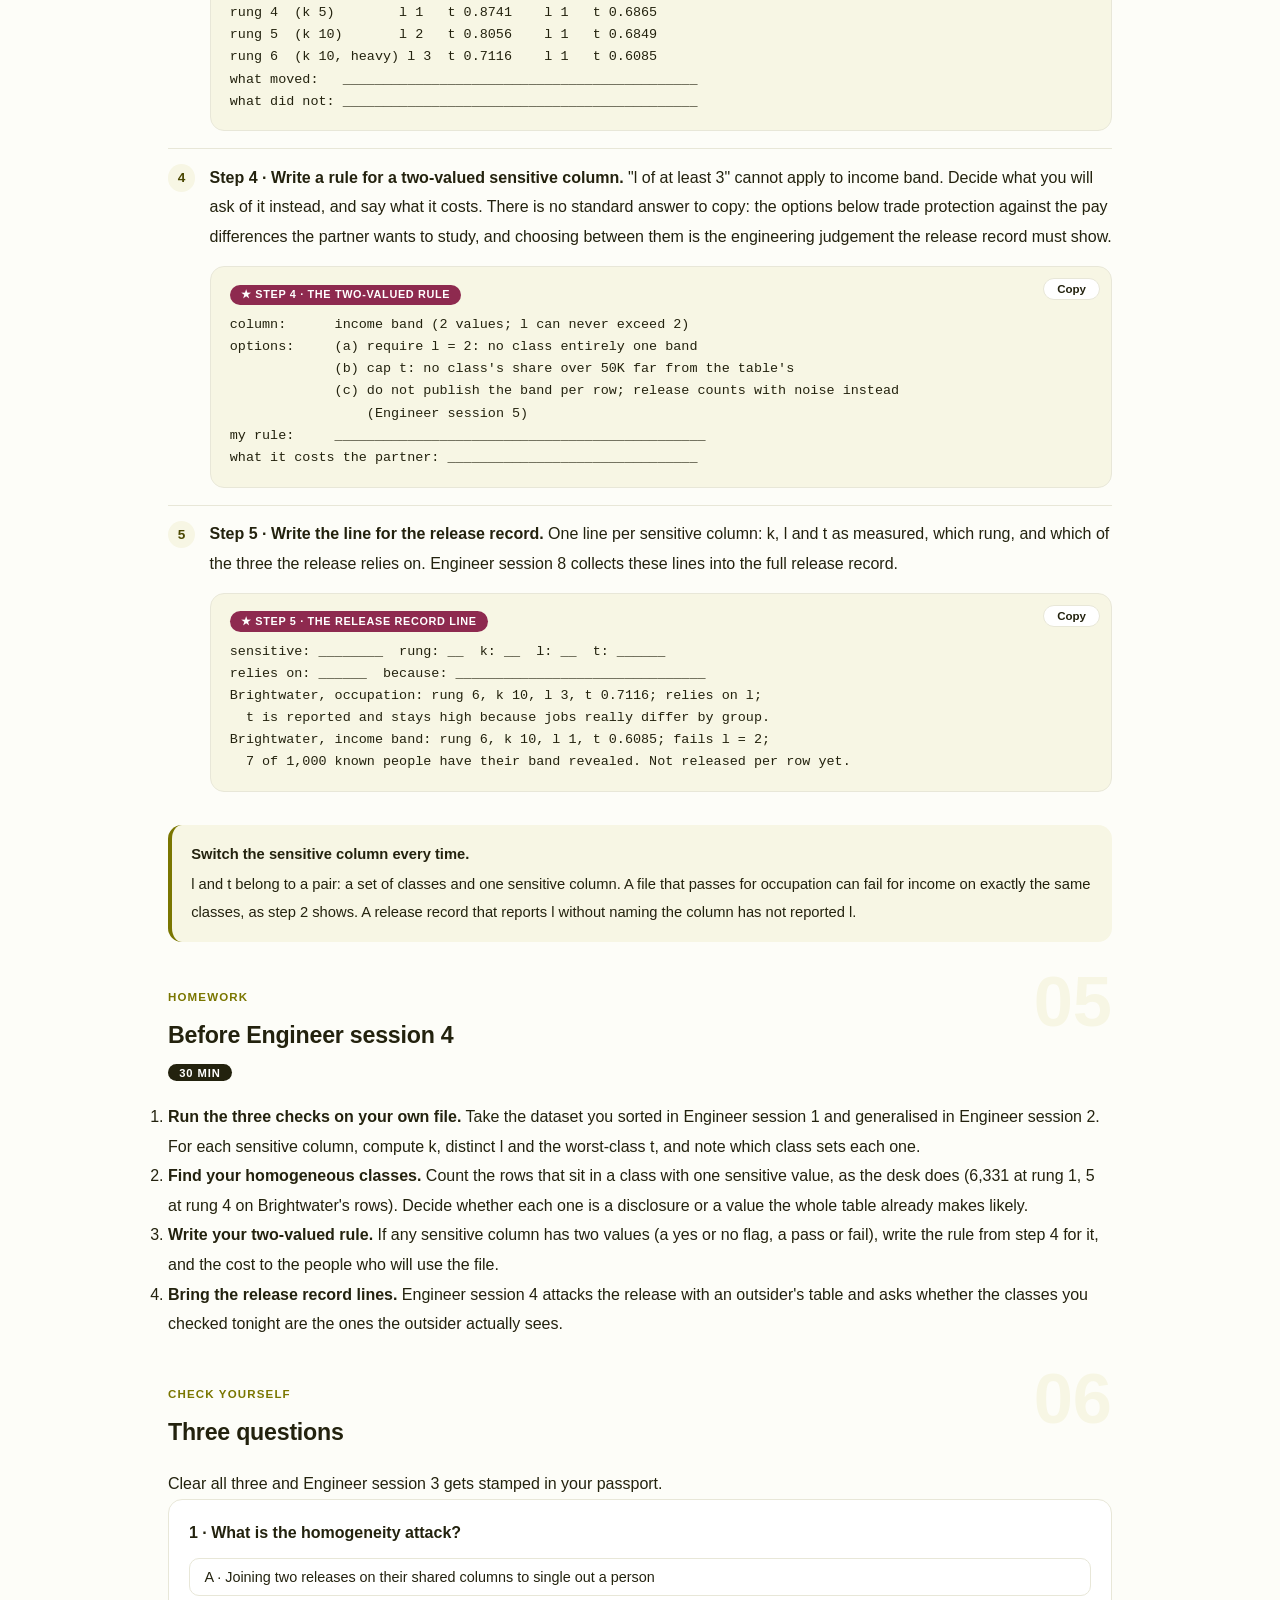
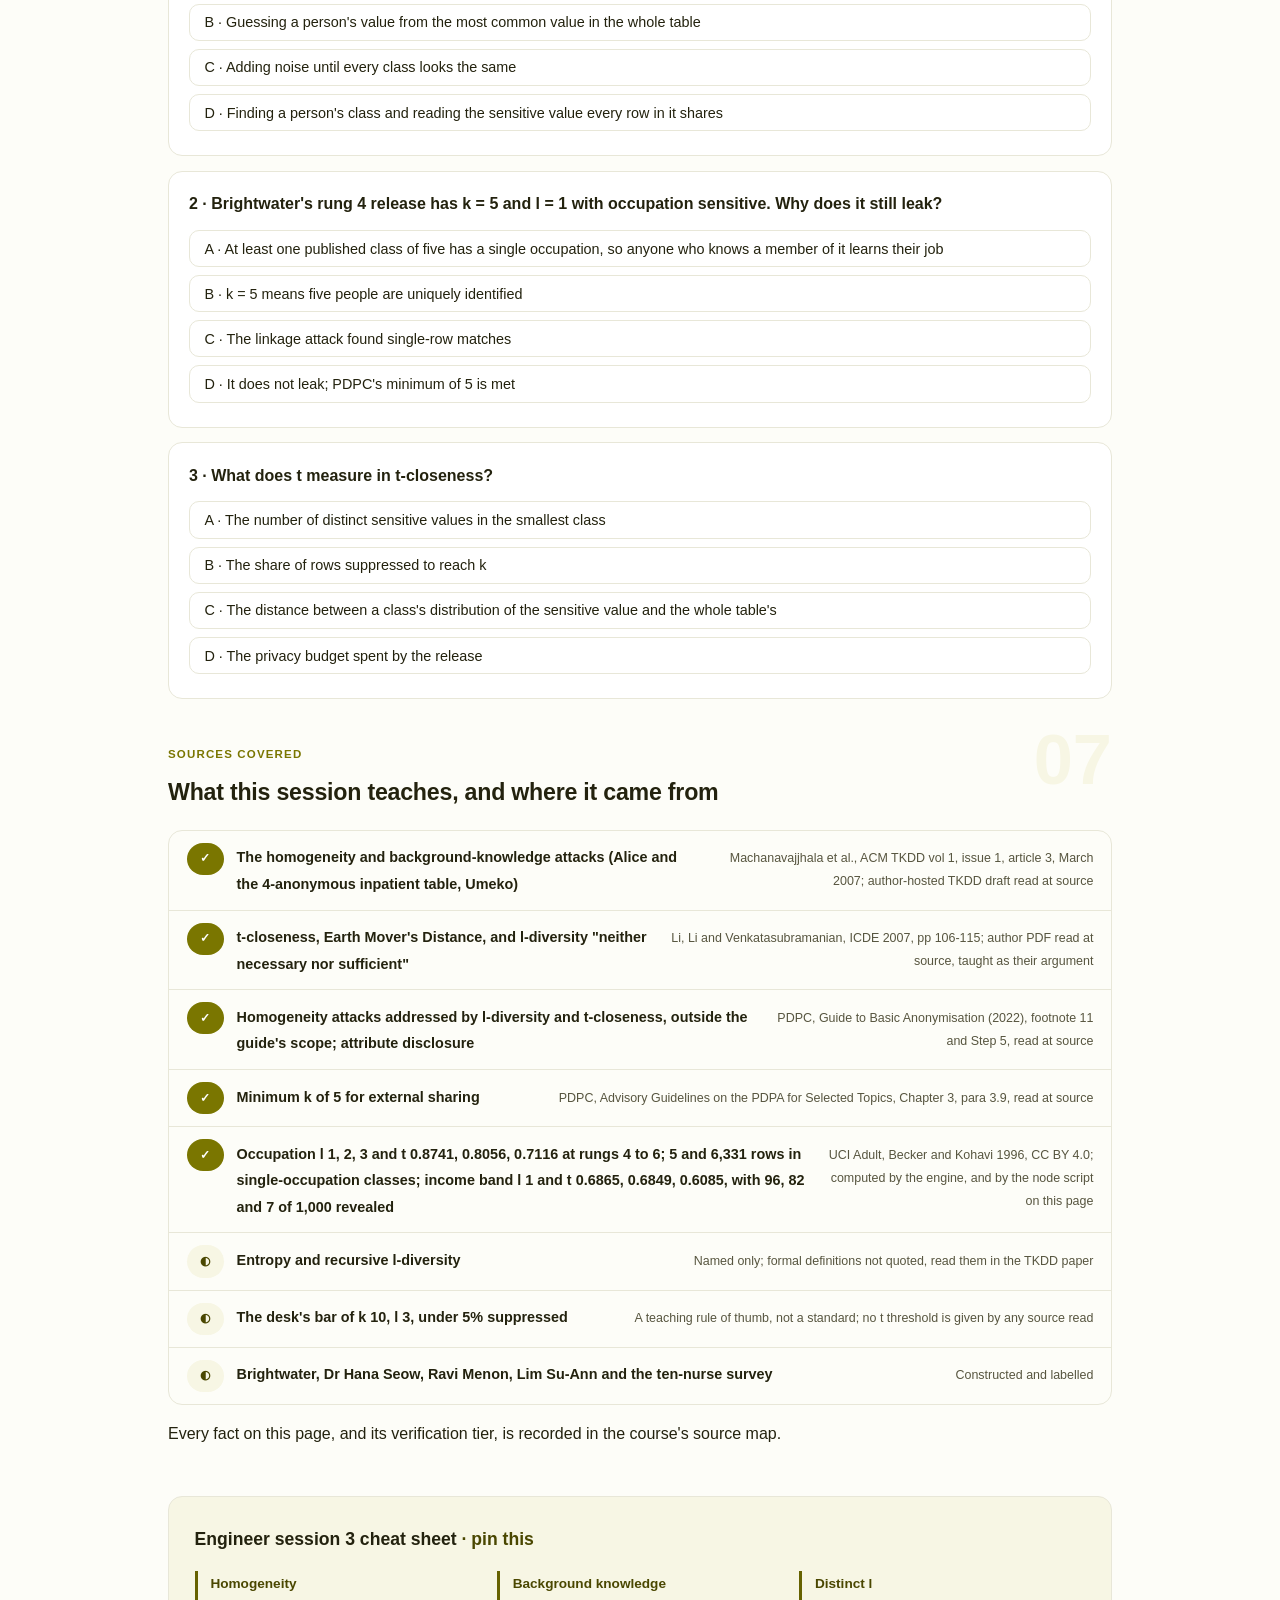
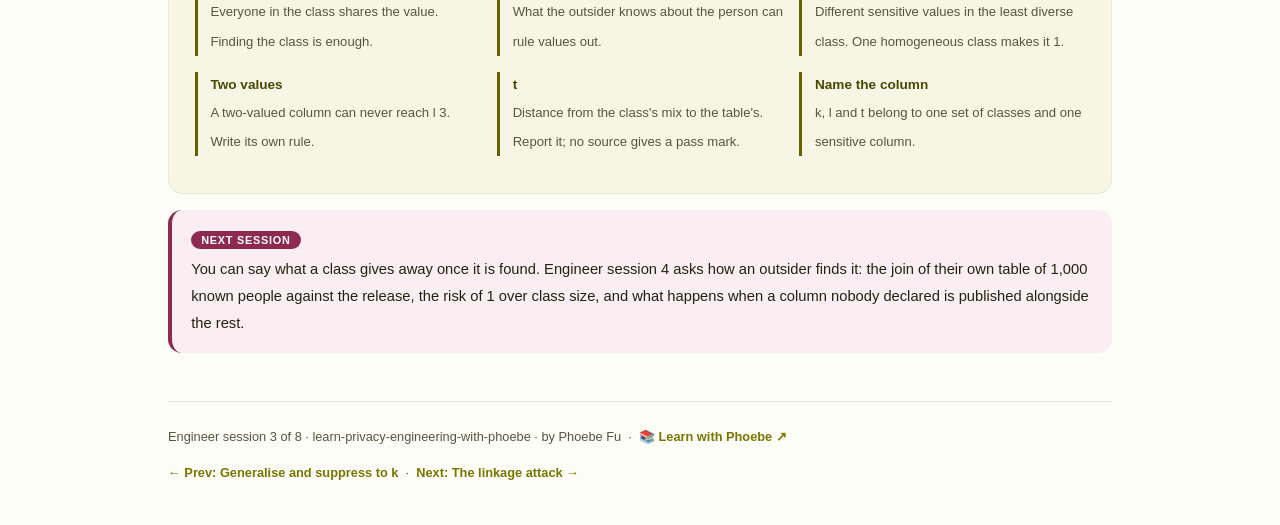
<file: courses/b3-when-k-is-not-enough.html>
<!DOCTYPE html>
<html lang="en">
<head>
<meta charset="UTF-8">
<meta name="viewport" content="width=device-width, initial-scale=1.0">
<!-- social:start -->
<meta name="description" content="Engineer session 3 of 8. The homogeneity and background-knowledge attacks, distinct l-diversity and t-closeness, computed on 32,561 real census rows: a k = 5 release that still gives a job away, and an income band whose l never rises above 1.">
<meta property="og:type" content="article">
<meta property="og:site_name" content="Learn with Phoebe">
<meta property="og:title" content="When k is not enough - learn privacy engineering with phoebe">
<meta property="og:description" content="Engineer session 3 of 8. Five people who look the same and share one job: why k = 5 can still leak, and what l and t measure.">
<meta property="og:url" content="https://phoebefu6.github.io/learn-privacy-engineering-with-phoebe/courses/b3-when-k-is-not-enough.html">
<meta property="og:image" content="https://phoebefu6.github.io/learn-privacy-engineering-with-phoebe/assets/og-cover.png">
<meta property="og:image:width" content="1200">
<meta property="og:image:height" content="630">
<meta name="twitter:card" content="summary_large_image">
<meta name="twitter:title" content="When k is not enough - learn privacy engineering with phoebe">
<meta name="twitter:description" content="Engineer session 3 of 8. Homogeneity, l-diversity and t-closeness on real rows.">
<meta name="twitter:image" content="https://phoebefu6.github.io/learn-privacy-engineering-with-phoebe/assets/og-cover.png">
<!-- social:end -->
<title>Engineer session 3 · When k is not enough - learn privacy engineering with phoebe</title>
<link rel="stylesheet" href="../assets/style.css?v=3">
</head>
<body>

<div class="toolbar">
  <div class="wrap">
    <span class="crumb"><a href="../index.html">learn-privacy-engineering-with-phoebe</a> / Engineer session 3 of 8</span>
    <button class="btn" id="toggle-all" type="button">Expand all</button>
    <button class="btn primary" id="zoom-toggle" type="button">Projector zoom: off</button>
  </div>
</div>

<header class="masthead">
  <div class="wrap">
    <div class="eyebrow">Learn Privacy Engineering with Phoebe · Engineer session 3 of 8</div>
    <h1>When k is <span class="accent">not enough</span></h1>
    <p class="sub">Ravi's release now has k = 5: nobody in it can be singled out, and it meets the minimum PDPC's guidelines set for sharing with an external party. It still tells an outsider what some people do for a living, because five people who look the same can also share the same job. Tonight: the homogeneity attack, the l that counts distinct sensitive values in every class, the t that measures how far a class's mix sits from the whole table, and the numbers for both on 32,561 real census rows.</p>
    <div class="chip-row">
      <span class="chip level">🟡 Engineer</span>
      <span class="chip audience">Data engineers and analysts who prepare a release</span>
      <span class="chip audience">The in-page widget, node optional</span>
      <span class="chip time">45 min</span>
    </div>
    <div class="agenda">
      <span class="a1" style="flex:1">0-3 · Welcome</span>
      <span class="a2" style="flex:4">3-18 · Homogeneity, l, t</span>
      <span class="a3" style="flex:5">18-40 · Build-along: the class that gives the job away</span>
      <span class="a4" style="flex:1">40-45 · Q&amp;A</span>
    </div>
  </div>
</header>

<main class="wrap">

  <section class="section" id="intro">
    <div class="section-kicker">
      <span class="klabel">Part 0</span>
      <h2>Where we start</h2>
    </div>
    <p class="lede">Engineer session 2 ended at rung 4 of the ladder: five columns coarsened, every class under 5 suppressed, 725 rows (2.23%) withheld, and k = 5 on the real rows. k answers one question: can an outsider point at a single row? It says nothing about what the rows in a class have in common. Tonight the question changes from "who is this?" to "what do I now know about them?". Brightwater Social Research Institute and its people are constructed; the 32,561 rows from the UCI Adult extract of the 1994 US Census are real, and every l and t on this page is computed on them.</p>

    <div class="legend">
      <span class="pill">🎫 Clear all three quiz questions to stamp your passport</span>
      <span class="pill">Live = presented in the 45 minutes</span>
      <span class="pill">Self-study = the full depth, after class</span>
      <span class="pill">★ Build-along = everyone works it through</span>
    </div>

    <div class="callout win">
      <p><strong>★ What you walk out with tonight.</strong> A three-step check you can run on any release (k per class, l per class, t per class); the l and t of Brightwater's rungs 4, 5 and 6 for both sensitive columns, read off the real rows; a written rule for a sensitive column with only two values; and the line that goes in the release record so a reviewer can see which of the three checks the file passed.</p>
    </div>
  </section>

  <section class="section" id="part-1">
    <div class="section-kicker">
      <span class="klabel">Part 1 · covers the homogeneity attack</span>
      <h2>Five people who look the same can share one secret</h2>
      <span class="tag concept">5 min live</span>
    </div>
    <p class="lede">k-anonymity hides a person among k look-alikes. If those look-alikes all have the same sensitive value, hiding among them protects nothing: the outsider does not need to know which row is their neighbour, because every row says the same thing. Machanavajjhala and colleagues named this the homogeneity attack, and paired it with a second one, the background-knowledge attack, in the paper that introduced l-diversity.</p>

    <figure class="zoomable">
      <svg viewBox="0 0 880 330" xmlns="http://www.w3.org/2000/svg" role="img" aria-label="Left, an outsider's note about a neighbour: aged 40 to 49, female, white, never married, bachelor's degree, born outside the US. An arrow leads to one published class of five rows at rung 4, and every one of the five rows reads Prof-specialty. Right, a plum panel: k is 5, so she is one of five; l is 1, so all five share one job, and the outsider has learned it without knowing which row is hers.">
        <defs>
          <filter id="b3aSk" x="-3%" y="-3%" width="106%" height="106%"><feTurbulence type="fractalNoise" baseFrequency="0.02" numOctaves="2" seed="31" result="n"/><feDisplacementMap in="SourceGraphic" in2="n" scale="2.4" xChannelSelector="R" yChannelSelector="G"/></filter>
          <pattern id="b3aHc" patternUnits="userSpaceOnUse" width="7" height="7" patternTransform="rotate(-38)"><line x1="0" y1="0" x2="0" y2="7" stroke="#7A7600" stroke-width="1" opacity=".5"/></pattern>
          <marker id="b3aAr" viewBox="0 0 10 10" refX="9" refY="5" markerWidth="8" markerHeight="8" orient="auto"><path d="M1 1 L9 5 L1 9" fill="none" stroke="#23220E" stroke-width="1.6" stroke-linecap="round"/></marker>
        </defs>
        <style>
          .b3aH { font: 800 12px Inter, sans-serif; fill: #23220E; }
          .b3aL { font: 600 12px Inter, sans-serif; fill: #23220E; }
          .b3aS { font: 400 11px Inter, sans-serif; fill: #57553F; }
          .b3aB { font: 800 11px Inter, sans-serif; fill: #5C1A33; }
          .b3aW { font: 800 12px Inter, sans-serif; fill: #FFFFFF; }
          .b3aX { font: 800 18px Inter, sans-serif; fill: #FFFFFF; }
          .b3aN { font: 400 12px Inter, sans-serif; fill: #57553F; }
        </style>

        <text class="b3aH" x="30" y="28">THE OUTSIDER CANNOT FIND HER ROW, AND DOES NOT NEED TO</text>

        <g filter="url(#b3aSk)" fill="none" stroke="#23220E" stroke-width="2" stroke-linecap="round" stroke-linejoin="round">
          <rect x="30" y="60" width="220" height="180" rx="12" transform="rotate(-1.2 140 150)" fill="#FFFFFF"/>
          <rect x="300" y="52" width="300" height="214" rx="12" transform="rotate(0.5 450 159)" fill="url(#b3aHc)"/>
          <rect x="320" y="92" width="260" height="26" rx="6" transform="rotate(-0.8 450 105)" fill="#FFFFFF"/>
          <rect x="320" y="124" width="260" height="26" rx="6" transform="rotate(0.6 450 137)" fill="#FFFFFF"/>
          <rect x="320" y="156" width="260" height="26" rx="6" transform="rotate(-0.5 450 169)" fill="#FFFFFF"/>
          <rect x="320" y="188" width="260" height="26" rx="6" transform="rotate(0.7 450 201)" fill="#FFFFFF"/>
          <rect x="320" y="220" width="260" height="26" rx="6" transform="rotate(-0.6 450 233)" fill="#FFFFFF"/>
          <rect x="640" y="52" width="210" height="214" rx="12" transform="rotate(-0.6 745 159)" fill="#8E2A4F" stroke="#8E2A4F"/>
          <path d="M256 150 L294 150" marker-end="url(#b3aAr)"/>
          <path d="M606 159 L634 159" marker-end="url(#b3aAr)"/>
          <!-- doodle: the neighbour's house on the outsider's note -->
          <path d="M196 214 L214 198 L232 214 M200 212 L200 230 L228 230 L228 212" stroke="#4A4700"/>
        </g>

        <rect x="314" y="62" width="272" height="22" rx="6" fill="#FFFFFF"/>

        <text class="b3aH" x="48" y="86">THE OUTSIDER KNOWS</text>
        <text class="b3aS" x="48" y="104">about the woman next door</text>
        <text class="b3aL" x="48" y="130">aged 40-49</text>
        <text class="b3aL" x="48" y="150">female · white</text>
        <text class="b3aL" x="48" y="170">never married</text>
        <text class="b3aL" x="48" y="190">bachelor's degree</text>
        <text class="b3aL" x="48" y="210">born outside the US</text>

        <text class="b3aH" x="322" y="78">ONE PUBLISHED CLASS OF 5, RUNG 4</text>
        <text class="b3aS" x="334" y="110">row 1</text>
        <text class="b3aB" x="456" y="110">Prof-specialty</text>
        <text class="b3aS" x="334" y="142">row 2</text>
        <text class="b3aB" x="456" y="142">Prof-specialty</text>
        <text class="b3aS" x="334" y="174">row 3</text>
        <text class="b3aB" x="456" y="174">Prof-specialty</text>
        <text class="b3aS" x="334" y="206">row 4</text>
        <text class="b3aB" x="456" y="206">Prof-specialty</text>
        <text class="b3aS" x="334" y="238">row 5</text>
        <text class="b3aB" x="456" y="238">Prof-specialty</text>

        <text class="b3aX" x="658" y="92">k = 5</text>
        <text class="b3aW" x="658" y="114">she is one of five</text>
        <text class="b3aX" x="658" y="156">l = 1</text>
        <text class="b3aW" x="658" y="178">all five share one job</text>
        <text class="b3aW" x="658" y="220">learned: her job,</text>
        <text class="b3aW" x="658" y="238">without her row</text>

        <text class="b3aN" x="30" y="292">Real rows: rung 4 has k 5 and l 1, with 5 rows in single-occupation classes. Rung 1 has 6,331 such rows.</text>
        <text class="b3aN" x="30" y="312">The class shown is the one the widget's smallest-classes table prints first at rung 4.</text>
      </svg>
      <figcaption>🔍 Click to zoom - k hides the row; it does not hide what every row in the class says</figcaption>
    </figure>

    <details class="card" open>
      <summary><span class="mode live">Live</span>Two attacks from one paper<span class="mini">3 min</span><span class="caret">▶</span></summary>
      <div class="body">
        <p><strong>Homogeneity.</strong> In the paper's example, Alice reads a 4-anonymous hospital inpatient table and knows enough about her neighbour to find his class of four. Every patient in that class has the same disease. k = 4 held; the neighbour's diagnosis leaked anyway. The paper's own summary is that k-anonymity "does not guarantee privacy against attackers using background knowledge".</p>
        <p><strong>Background knowledge.</strong> In the second example Alice knows Umeko, a 21-year-old Japanese woman in ZIP code 13068. Her class has more than one disease, but Alice also knows something about Umeko that rules some of them out. A class with a few values can collapse to one in the hands of someone who knows the person. Distinct values are a floor, not a guarantee.</p>
        <p><strong>On Brightwater's rows.</strong> At rung 4 the desk prints k 5 and l 1. Only 5 rows sit in a class where everyone shares one occupation, and none of the 1,000 people the outsider knows is among them, so the linkage attack reads 0 while l still reads 1. A different outsider, one who knows one of those five women, reads her job off the file. At rung 1, before any coarsening, 6,331 rows are in single-occupation classes.</p>
      </div>
    </details>

    <details class="card">
      <summary><span class="mode self">Self-study</span>Where PDPC leaves it<span class="mini">2 min</span><span class="caret">▶</span></summary>
      <div class="body">
        <p>PDPC's Guide to Basic Anonymisation (2022) teaches k and stops there on purpose. Its footnote 11 says homogeneity attacks "can be addressed using the k-anonymity extensions l-diversity and t-closeness", and that these topics are outside the guide's scope. Step 5 of the same guide names attribute disclosure, learning something about a person without necessarily identifying their record, as one of the three disclosure risks a release must manage. So the guidance names the risk and points at the tools; the definitions come from the research papers below. What the PDPA requires of a release is a legal question: <a href="https://phoebefu6.github.io/learn-pdpa-dnc-with-phoebe/">PDPA and DNC ↗</a> owns it.</p>
      </div>
    </details>

    <div class="callout example">
      <span class="ex-pill">Real world</span>
      <p><strong>A compliant file that still answers the question.</strong> Constructed Brightwater example on the real rows: Ravi Menon shows Dr Hana Seow the rung 4 release. k is 5, which meets the "minimum k-anonymity value of 5" PDPC's Advisory Guidelines (para 3.9) give for sharing with an external party. Then he opens the smallest published class: five women in their forties, white, never married, with a bachelor's degree, born outside the US, and every one of them in Prof-specialty. Hana's question is not whether a partner can find one of them. It is whether anyone who knows one of them can learn her job. The answer is yes.</p>
    </div>
  </section>

  <section class="section" id="part-2">
    <div class="section-kicker">
      <span class="klabel">Part 2 · covers l-diversity</span>
      <h2>Count the different values inside every class</h2>
      <span class="tag concept">5 min live</span>
    </div>
    <p class="lede">The simplest fix for homogeneity is a count. Distinct l-diversity asks that every published class contains at least l different values of the sensitive column. The release's l is the count in its least diverse class. l = 1 means at least one class is homogeneous; l = 3 means the outsider who finds a class is still left choosing between at least three values.</p>

    <figure class="zoomable">
      <svg viewBox="0 0 880 316" xmlns="http://www.w3.org/2000/svg" role="img" aria-label="Three published classes of six rows each, drawn as tokens. The first class has six tokens all marked A: l is 1 and the job is given away; it is outlined in plum. The second class has three A tokens and three B tokens: l is 2. The third has two A, two B and two C: l is 3. Notes: on the real rows, occupation sensitive, rung 4 has l 1, rung 5 l 2, rung 6 l 3; income band has only two values, so l can never exceed 2.">
        <defs>
          <filter id="b3bSk" x="-3%" y="-3%" width="106%" height="106%"><feTurbulence type="fractalNoise" baseFrequency="0.02" numOctaves="2" seed="37" result="n"/><feDisplacementMap in="SourceGraphic" in2="n" scale="2.4" xChannelSelector="R" yChannelSelector="G"/></filter>
          <pattern id="b3bHc" patternUnits="userSpaceOnUse" width="7" height="7" patternTransform="rotate(-38)"><line x1="0" y1="0" x2="0" y2="7" stroke="#7A7600" stroke-width="1" opacity=".5"/></pattern>
          <marker id="b3bAr" viewBox="0 0 10 10" refX="9" refY="5" markerWidth="8" markerHeight="8" orient="auto"><path d="M1 1 L9 5 L1 9" fill="none" stroke="#23220E" stroke-width="1.6" stroke-linecap="round"/></marker>
        </defs>
        <style>
          .b3bH { font: 800 12px Inter, sans-serif; fill: #23220E; }
          .b3bL { font: 600 12px Inter, sans-serif; fill: #23220E; }
          .b3bS { font: 400 11px Inter, sans-serif; fill: #57553F; }
          .b3bB { font: 800 11px Inter, sans-serif; fill: #5C1A33; }
          .b3bV { font: 800 18px Inter, sans-serif; fill: #4A4700; }
          .b3bP { font: 800 18px Inter, sans-serif; fill: #5C1A33; }
          .b3bW { font: 800 12px Inter, sans-serif; fill: #FFFFFF; }
          .b3bN { font: 400 12px Inter, sans-serif; fill: #57553F; }
        </style>

        <text class="b3bH" x="30" y="28">SIX ROWS PER CLASS, AND HOW MANY DIFFERENT JOBS THEY HOLD</text>

        <g filter="url(#b3bSk)" fill="none" stroke="#23220E" stroke-width="2" stroke-linecap="round" stroke-linejoin="round">
          <rect x="30" y="52" width="250" height="180" rx="12" transform="rotate(-0.6 155 142)" fill="#FFFFFF" stroke="#8E2A4F"/>
          <rect x="315" y="52" width="250" height="180" rx="12" transform="rotate(0.5 440 142)" fill="#F7F6E4"/>
          <rect x="600" y="52" width="250" height="180" rx="12" transform="rotate(-0.4 725 142)" fill="#F7F6E4"/>
          <circle cx="90" cy="124" r="15" fill="#7A7600" stroke="#4A4700"/>
          <circle cx="155" cy="124" r="15" fill="#7A7600" stroke="#4A4700"/>
          <circle cx="220" cy="124" r="15" fill="#7A7600" stroke="#4A4700"/>
          <circle cx="90" cy="168" r="15" fill="#7A7600" stroke="#4A4700"/>
          <circle cx="155" cy="168" r="15" fill="#7A7600" stroke="#4A4700"/>
          <circle cx="220" cy="168" r="15" fill="#7A7600" stroke="#4A4700"/>
          <circle cx="375" cy="124" r="15" fill="#7A7600" stroke="#4A4700"/>
          <circle cx="440" cy="124" r="15" fill="#7A7600" stroke="#4A4700"/>
          <circle cx="505" cy="124" r="15" fill="#7A7600" stroke="#4A4700"/>
          <circle cx="375" cy="168" r="15" fill="#D6D29A" stroke="#4A4700"/>
          <circle cx="440" cy="168" r="15" fill="#D6D29A" stroke="#4A4700"/>
          <circle cx="505" cy="168" r="15" fill="#D6D29A" stroke="#4A4700"/>
          <circle cx="660" cy="124" r="15" fill="#7A7600" stroke="#4A4700"/>
          <circle cx="725" cy="124" r="15" fill="#7A7600" stroke="#4A4700"/>
          <circle cx="790" cy="124" r="15" fill="#D6D29A" stroke="#4A4700"/>
          <circle cx="660" cy="168" r="15" fill="#D6D29A" stroke="#4A4700"/>
          <circle cx="725" cy="168" r="15" fill="#FFFFFF" stroke="#4A4700"/>
          <circle cx="790" cy="168" r="15" fill="#FFFFFF" stroke="#4A4700"/>
          <!-- doodle: a counting tally under the third class -->
          <path d="M812 206 L812 222 M820 206 L820 222 M828 206 L828 222" stroke="#4A4700"/>
        </g>

        <text class="b3bP" x="48" y="84">l = 1</text>
        <text class="b3bS" x="112" y="82">one value in the class</text>
        <text class="b3bV" x="333" y="84">l = 2</text>
        <text class="b3bS" x="397" y="82">two values</text>
        <text class="b3bV" x="618" y="84">l = 3</text>
        <text class="b3bS" x="682" y="82">three values</text>

        <text class="b3bW" x="86" y="128">A</text>
        <text class="b3bW" x="151" y="128">A</text>
        <text class="b3bW" x="216" y="128">A</text>
        <text class="b3bW" x="86" y="172">A</text>
        <text class="b3bW" x="151" y="172">A</text>
        <text class="b3bW" x="216" y="172">A</text>
        <text class="b3bW" x="371" y="128">A</text>
        <text class="b3bW" x="436" y="128">A</text>
        <text class="b3bW" x="501" y="128">A</text>
        <text class="b3bL" x="371" y="172">B</text>
        <text class="b3bL" x="436" y="172">B</text>
        <text class="b3bL" x="501" y="172">B</text>
        <text class="b3bW" x="656" y="128">A</text>
        <text class="b3bW" x="721" y="128">A</text>
        <text class="b3bL" x="786" y="128">B</text>
        <text class="b3bL" x="656" y="172">B</text>
        <text class="b3bL" x="721" y="172">C</text>
        <text class="b3bL" x="786" y="172">C</text>

        <text class="b3bB" x="48" y="214">the job is given away</text>
        <text class="b3bS" x="333" y="214">the outsider guesses between two</text>
        <text class="b3bS" x="618" y="214">three left: the desk's bar</text>

        <text class="b3bN" x="30" y="258">A, B and C stand for occupations. Real rows, occupation sensitive: rung 4 l 1 · rung 5 l 2 · rung 6 l 3.</text>
        <text class="b3bN" x="30" y="278">Income band has only two values, so no class can ever show l above 2, however the columns are coarsened.</text>
        <text class="b3bN" x="30" y="298">The tokens are a constructed illustration; the three l values are computed on the 32,561 rows.</text>
      </svg>
      <figcaption>🔍 Click to zoom - l is the count in the least diverse class, so one homogeneous class sets it to 1</figcaption>
    </figure>

    <details class="card">
      <summary><span class="mode live">Live</span>l on the ladder, and the column that cannot climb<span class="mini">3 min</span><span class="caret">▶</span></summary>
      <div class="body">
        <p><strong>Occupation climbs.</strong> With occupation as the sensitive column the desk prints l 1 at rung 4, l 2 at rung 5 (k 10, 1,801 rows suppressed) and l 3 at rung 6 (20-year age bands, degree yes or no, k 10, 345 rows suppressed). Bigger classes hold more jobs, so l rises as k does, but not in lockstep: rung 5 doubles k and only reaches l 2.</p>
        <p><strong>Income band cannot.</strong> Income band has two values, over or under 50K. The most diverse class possible holds both, so l can never exceed 2. A rule written as "l of at least 3" is impossible to meet for this column, and a rule written as "l of at least 2" only asks that no class is entirely one band. Write the rule for the column you have, and step 2 of the build-along shows what the real rows do with it.</p>
        <p><strong>Read l together with its class sizes.</strong> A class of 10 with nine rows of one job and one of another has l 2, and the outsider's best guess is right nine times in ten. Distinct l counts values; it does not weigh them.</p>
      </div>
    </details>

    <details class="card">
      <summary><span class="mode self">Self-study</span>Stricter versions of l<span class="mini">2 min</span><span class="caret">▶</span></summary>
      <div class="body">
        <p>Distinct l is the plain count the desk uses, chosen because a reviewer can check it by eye. The TKDD paper also discusses stricter instantiations, entropy l-diversity and recursive l-diversity, which ask that the values in a class are not only different but reasonably balanced, so the nine-to-one class above would fail them. They are worth reading in the paper itself before you adopt one; this page does not quote their formal definitions. The paper to cite is Machanavajjhala et al., ACM Transactions on Knowledge Discovery from Data, vol 1, issue 1, article 3, March 2007.</p>
      </div>
    </details>

    <div class="callout example">
      <span class="ex-pill">Real world</span>
      <p><strong>Hana asks for income instead.</strong> Constructed Brightwater example on the real rows: one university partner does not want occupation at all; it wants income band, to study who earns over 50K. Dr Hana Seow asks Ravi whether the rung 6 file, which passes the desk's bar with occupation as the sensitive column (k 10, l 3, 1.06% suppressed), is just as safe with income. Ravi points out that the bar's l of 3 cannot even be asked of a two-valued column, and runs the desk again with the sensitive column switched. The build-along does the same.</p>
    </div>
  </section>

  <section class="section" id="part-3">
    <div class="section-kicker">
      <span class="klabel">Part 3 · covers t-closeness</span>
      <h2>Measure how far a class sits from the whole table</h2>
      <span class="tag concept">5 min live</span>
    </div>
    <p class="lede">Li, Li and Venkatasubramanian argued that counting values asks the wrong question. What an outsider learns is the difference between what the whole table says and what the class says. If 3 in 4 people in the file earn under 50K, learning that a class is all under 50K tells little; learning that a class is almost all over 50K tells a lot, even though that class has l 2. Their t-closeness asks that every class's distribution of the sensitive value sits within a distance t of the whole table's.</p>

    <figure class="zoomable">
      <svg viewBox="0 0 880 312" xmlns="http://www.w3.org/2000/svg" role="img" aria-label="Two hand-drawn bars, each the full mix of occupations. Top bar, the whole released table at rung 4: a short olive segment for Prof-specialty, about one row in eight, and a long tinted segment for the other 14 occupations. Bottom bar, the class of five: all Prof-specialty. The gap between the long segment of the table and the class is shaded plum: the share of the class that would have to move to match the table, t equals 0.8741.">
        <defs>
          <filter id="b3cSk" x="-3%" y="-3%" width="106%" height="106%"><feTurbulence type="fractalNoise" baseFrequency="0.02" numOctaves="2" seed="41" result="n"/><feDisplacementMap in="SourceGraphic" in2="n" scale="2.4" xChannelSelector="R" yChannelSelector="G"/></filter>
          <pattern id="b3cHc" patternUnits="userSpaceOnUse" width="7" height="7" patternTransform="rotate(-38)"><line x1="0" y1="0" x2="0" y2="7" stroke="#7A7600" stroke-width="1" opacity=".5"/></pattern>
          <marker id="b3cAr" viewBox="0 0 10 10" refX="9" refY="5" markerWidth="8" markerHeight="8" orient="auto"><path d="M1 1 L9 5 L1 9" fill="none" stroke="#23220E" stroke-width="1.6" stroke-linecap="round"/></marker>
        </defs>
        <style>
          .b3cH { font: 800 12px Inter, sans-serif; fill: #23220E; }
          .b3cL { font: 600 12px Inter, sans-serif; fill: #23220E; }
          .b3cS { font: 400 11px Inter, sans-serif; fill: #57553F; }
          .b3cB { font: 800 11px Inter, sans-serif; fill: #5C1A33; }
          .b3cW { font: 800 12px Inter, sans-serif; fill: #FFFFFF; }
          .b3cA { font: 700 11px Inter, sans-serif; fill: #4A4700; }
          .b3cN { font: 400 12px Inter, sans-serif; fill: #57553F; }
        </style>

        <text class="b3cH" x="30" y="28">t IS HOW MUCH OF THE CLASS WOULD HAVE TO MOVE TO LOOK LIKE THE TABLE</text>

        <g filter="url(#b3cSk)" fill="none" stroke="#23220E" stroke-width="2" stroke-linecap="round" stroke-linejoin="round">
          <rect x="200" y="62" width="76" height="40" rx="4" transform="rotate(-0.4 238 82)" fill="#7A7600" stroke="#4A4700"/>
          <rect x="276" y="62" width="524" height="40" rx="4" transform="rotate(0.3 538 82)" fill="#F7F6E4"/>
          <path d="M276 106 L800 106 L800 162 L276 162 Z" fill="#FBEEF3" stroke="#8E2A4F" stroke-dasharray="6 5"/>
          <rect x="200" y="166" width="600" height="40" rx="4" transform="rotate(-0.3 500 186)" fill="#7A7600" stroke="#4A4700"/>
          <path d="M300 110 L300 158" marker-end="url(#b3cAr)"/>
          <path d="M776 110 L776 158" marker-end="url(#b3cAr)"/>
          <path d="M200 224 L800 224" stroke="#57553F" stroke-width="1.4"/>
          <!-- doodle: a scoop for the earth being moved -->
          <path d="M826 122 L846 122 L842 140 L830 140 Z M836 122 L836 106" stroke="#4A4700"/>
        </g>

        <text class="b3cL" x="30" y="80">Whole released</text>
        <text class="b3cL" x="30" y="96">table, rung 4</text>
        <text class="b3cL" x="30" y="184">The class of 5</text>
        <text class="b3cS" x="30" y="200">all Prof-specialty</text>

        <text class="b3cL" x="292" y="87">the other 14 occupations</text>
        <text class="b3cW" x="214" y="192">Prof-specialty: 5 of 5</text>

        <text class="b3cB" x="330" y="132">t = 0.8741: the share of the class that would</text>
        <text class="b3cB" x="330" y="148">have to change job to match the table's mix</text>

        <text class="b3cA" x="196" y="240">0%</text>
        <text class="b3cA" x="780" y="240">100%</text>

        <text class="b3cN" x="30" y="270">For a class with one value, t is 1 minus that value's share of the table: here about 1 row in 8.</text>
        <text class="b3cN" x="30" y="290">Computed on the real rows, worst class per rung: rung 4 0.8741 · rung 5 0.8056 · rung 6 0.7116.</text>
      </svg>
      <figcaption>🔍 Click to zoom - l counts the values in a class; t measures how surprising the class is next to the table</figcaption>
    </figure>

    <details class="card">
      <summary><span class="mode live">Live</span>What the desk computes, and why it stays high<span class="mini">3 min</span><span class="caret">▶</span></summary>
      <div class="body">
        <p><strong>The paper's distance.</strong> Li and colleagues define t-closeness as the distance between a class's sensitive distribution and the whole table's being "no more than a threshold t", and they choose the Earth Mover's Distance: the minimal amount of work needed to move one distribution into the other. When every pair of categories is the same distance apart, as with job titles that have no natural order, that work is half the sum of the absolute differences in share, also called the variational distance. That is what the desk computes for every published class, and it prints the worst one.</p>
        <p><strong>The real numbers.</strong> With occupation sensitive, t is 0.8741 at rung 4, 0.8056 at rung 5 and 0.7116 at rung 6. Even the heaviest rung leaves a class whose job mix is far from the table's. The reason is not a bug in the release: occupation really does differ by age, sex, education and country of birth in these rows. A class of men in their forties without a degree does different work from the table as a whole.</p>
        <p><strong>The tension, unresolved.</strong> That difference is also exactly what Brightwater's researchers want to study. Pushing t low enough to hide it means coarsening until the classes say nothing about how jobs differ by group, which is the information the release exists to carry. No source read for this page sets a t threshold, and PDPC's guide does not teach t at all. Treat t as a measurement you report and defend, not a pass mark you can look up.</p>
      </div>
    </details>

    <details class="card">
      <summary><span class="mode self">Self-study</span>"Neither necessary nor sufficient"<span class="mini">2 min</span><span class="caret">▶</span></summary>
      <div class="body">
        <p>The t-closeness paper's abstract argues that l-diversity is "neither necessary nor sufficient to prevent attribute disclosure". Not sufficient: a class can hold several values and still be heavily skewed, as with the nine-to-one class, or a high-earner class in a file where most people earn less. Not necessary: a class where everyone has the majority value can have l 1 while telling the outsider almost nothing beyond what the whole table already says. That is their argument for t, and it is an argument, not a settled result: t pays for its precision by flattening the very differences analysts need. Cite Li, Li and Venkatasubramanian, 2007 IEEE 23rd International Conference on Data Engineering, pp 106-115.</p>
      </div>
    </details>

    <div class="callout example">
      <span class="ex-pill">Real world</span>
      <p><strong>Ten nurses.</strong> Constructed Brightwater example: Lim Su-Ann, Brightwater's data protection officer, reviews a separate staff survey a partner wants to release, where one published class of 10 rows is nurses and nothing else. k is 10, double PDPC's external minimum; l is 1. Her question to Ravi is whether that is fine, and the honest answer is "it depends on the table". If the survey is mostly nurses, the class teaches little and t is small. If nurses are rare in it, anyone who knows a person in that class learns their profession, and t is large. Su-Ann asks for l and t in the release record, and a sentence on which one the release relies on.</p>
    </div>
  </section>

  <section class="section" id="demo-1">
    <div class="section-kicker">
      <span class="klabel">Build-along</span>
      <h2>Find the class that gives the job away</h2>
      <span class="tag demo">★ 22 min · everyone builds</span>
    </div>
    <p class="lede">Ravi's rung 4 release passed k. Tonight you run the other two checks on it and on the two rungs above, for both sensitive columns, and write what you find. The widget below is the desk Brightwater uses, set to rung 4; it computes on the 32,561 real rows in your browser, and the numbers quoted here are the ones it prints. If you have the repository cloned, step 2 also gives a short node script that reads the same rows and prints the same numbers.</p>

    <figure class="zoomable">
      <svg viewBox="0 0 880 228" xmlns="http://www.w3.org/2000/svg" role="img" aria-label="Three hand-drawn boxes joined by arrows: step 1, k per class, the smallest class size, answers whether a person can be singled out; step 2, l per class, distinct sensitive values, answers whether a value is shared by all; step 3, t per class, the distance to the table's mix, filled plum, answers how much is learned. Note: each step can pass while the next fails, and rung 4 passes k 5 and fails l.">
        <defs>
          <filter id="b3dSk" x="-3%" y="-3%" width="106%" height="106%"><feTurbulence type="fractalNoise" baseFrequency="0.02" numOctaves="2" seed="43" result="n"/><feDisplacementMap in="SourceGraphic" in2="n" scale="2.4" xChannelSelector="R" yChannelSelector="G"/></filter>
          <pattern id="b3dHc" patternUnits="userSpaceOnUse" width="7" height="7" patternTransform="rotate(-38)"><line x1="0" y1="0" x2="0" y2="7" stroke="#7A7600" stroke-width="1" opacity=".5"/></pattern>
          <marker id="b3dAr" viewBox="0 0 10 10" refX="9" refY="5" markerWidth="8" markerHeight="8" orient="auto"><path d="M1 1 L9 5 L1 9" fill="none" stroke="#23220E" stroke-width="1.6" stroke-linecap="round"/></marker>
        </defs>
        <style>
          .b3dH { font: 800 12px Inter, sans-serif; fill: #23220E; }
          .b3dL { font: 600 12px Inter, sans-serif; fill: #23220E; }
          .b3dS { font: 400 11px Inter, sans-serif; fill: #57553F; }
          .b3dW { font: 800 12px Inter, sans-serif; fill: #FFFFFF; }
          .b3dV { font: 400 11px Inter, sans-serif; fill: #FFFFFF; }
          .b3dN { font: 400 12px Inter, sans-serif; fill: #57553F; }
        </style>

        <text class="b3dH" x="30" y="28">THREE CHECKS PER CLASS, IN ORDER</text>

        <g filter="url(#b3dSk)" fill="none" stroke="#23220E" stroke-width="2" stroke-linecap="round" stroke-linejoin="round">
          <rect x="30" y="56" width="240" height="116" rx="12" transform="rotate(-0.8 150 114)" fill="#FFFFFF"/>
          <rect x="320" y="56" width="240" height="116" rx="12" transform="rotate(0.7 440 114)" fill="url(#b3dHc)"/>
          <rect x="610" y="56" width="240" height="116" rx="12" transform="rotate(-0.6 730 114)" fill="#8E2A4F" stroke="#8E2A4F"/>
          <path d="M276 114 L314 114" marker-end="url(#b3dAr)"/>
          <path d="M566 114 L604 114" marker-end="url(#b3dAr)"/>
          <!-- doodle: a tick beside the first box -->
          <path d="M226 150 L236 160 L254 138" stroke="#4A4700"/>
        </g>

        <rect x="334" y="68" width="212" height="88" rx="8" fill="#FFFFFF"/>

        <text class="b3dL" x="48" y="86">1 · k per class</text>
        <text class="b3dS" x="48" y="106">the smallest class size</text>
        <text class="b3dS" x="48" y="124">answers: can she be</text>
        <text class="b3dS" x="48" y="140">singled out?</text>

        <text class="b3dL" x="346" y="88">2 · l per class</text>
        <text class="b3dS" x="346" y="108">distinct sensitive values</text>
        <text class="b3dS" x="346" y="126">answers: do they all</text>
        <text class="b3dS" x="346" y="142">share one value?</text>

        <text class="b3dW" x="628" y="86">3 · t per class</text>
        <text class="b3dV" x="628" y="106">distance to the table's mix</text>
        <text class="b3dV" x="628" y="124">answers: how much does</text>
        <text class="b3dV" x="628" y="140">the class teach?</text>

        <text class="b3dN" x="30" y="206">Each check can pass while the next fails: rung 4 passes k 5 and fails l, with l 1 on occupation.</text>
      </svg>
      <figcaption>🔍 Click to zoom - k, l and t answer three different questions, so the release record carries all three</figcaption>
    </figure>

    <div class="steps">
      <div class="step">
        <p><strong>Step 1 · At rung 4, find the class with one job.</strong> The widget opens on rung 4 with occupation as the sensitive column. Read k (5), l (1) and t (0.8741), then read the table of the five smallest published classes underneath. The first row is a class of 5 with 1 distinct occupation. Write down its quasi-identifier values: that is the class an outsider who knows one of those five women can read.</p>
        <div data-pe="desk" id="b3-desk" data-preset="p4"></div>
        <div class="prompt-box good"><span class="label">★ Step 1 · rung 4, occupation</span>k achieved:        5
l (least diverse):  1      &lt;- one class where everyone has the same job
t (worst class):    0.8741
the class:          ______________________________ (size 5, 1 distinct occupation)
linkage attack:     0 single-row matches, 0 occupations revealed of the 1,000
why both are true:  none of the 1,000 people the outsider knows is in that class</div>
      </div>
      <div class="step">
        <p><strong>Step 2 · Switch the sensitive column to income band.</strong> Change "Sensitive column" to Income band (2) and read l and t at rung 4, then pick "Heavy, k = 10" for rung 6. The verdict line changes too: it counts how many of the 1,000 known people have their income band revealed because everyone in their class shares it. To check the widget from the command line, save the script below at the repository root and run it with node; it loads the same rows and calls the same engine function.</p>
        <div class="prompt-box good"><span class="label">★ Step 2 · node, the same numbers</span>// check-income.js, run from the repository root: node check-income.js
const fs = require("fs"), path = require("path"), vm = require("vm");
const ctx = { window: {} };
vm.createContext(ctx);
vm.runInContext(fs.readFileSync("assets/pe-data.js", "utf8"), ctx);
const PE = require(path.resolve("assets/pe-engine.js"));
const R = PE.load(ctx.window.PE_DATA);
const COARSE = { age: 2, sex: 0, race: 1, marital: 1, edu: 1, country: 1 };
const HEAVY = { ...COARSE, age: 3, edu: 2 };
const rungs = [["rung 4", COARSE, 5], ["rung 5", COARSE, 10], ["rung 6", HEAVY, 10]];
for (const [name, levels, k] of rungs) {
  const r = PE.release(R, levels, k, "income");
  console.log(name, "l", r.l, "t", r.t, "revealed", r.attr_disclosed);
}
// prints  rung 4 l 1 t 0.6865 revealed 96
//         rung 5 l 1 t 0.6849 revealed 82
//         rung 6 l 1 t 0.6085 revealed 7</div>
        <p>Income band's l is 1 at every rung: some class always has everyone in one band. At rung 4 the widget reports 96 of the 1,000 known people with their band revealed by their class; at rung 6, the rung that passes the desk's bar for occupation, it is still 7. The same file, the same classes, a different sensitive column, and a different verdict.</p>
      </div>
      <div class="step">
        <p><strong>Step 3 · Move to rungs 5 and 6 and fill the grid.</strong> Pick "Same, k = 10" and then "Heavy, k = 10", and record l and t for both sensitive columns. Notice which way each number moves, and which one barely moves at all.</p>
        <div class="prompt-box good"><span class="label">★ Step 3 · l and t, three rungs</span>                     occupation        income band
rung 4  (k 5)        l 1   t 0.8741    l 1   t 0.6865
rung 5  (k 10)       l 2   t 0.8056    l 1   t 0.6849
rung 6  (k 10, heavy) l 3  t 0.7116    l 1   t 0.6085
what moved:   ____________________________________________
what did not: ____________________________________________</div>
      </div>
      <div class="step">
        <p><strong>Step 4 · Write a rule for a two-valued sensitive column.</strong> "l of at least 3" cannot apply to income band. Decide what you will ask of it instead, and say what it costs. There is no standard answer to copy: the options below trade protection against the pay differences the partner wants to study, and choosing between them is the engineering judgement the release record must show.</p>
        <div class="prompt-box good"><span class="label">★ Step 4 · the two-valued rule</span>column:      income band (2 values; l can never exceed 2)
options:     (a) require l = 2: no class entirely one band
             (b) cap t: no class's share over 50K far from the table's
             (c) do not publish the band per row; release counts with noise instead
                 (Engineer session 5)
my rule:     ______________________________________________
what it costs the partner: _______________________________</div>
      </div>
      <div class="step">
        <p><strong>Step 5 · Write the line for the release record.</strong> One line per sensitive column: k, l and t as measured, which rung, and which of the three the release relies on. Engineer session 8 collects these lines into the full release record.</p>
        <div class="prompt-box good"><span class="label">★ Step 5 · the release record line</span>sensitive: ________  rung: __  k: __  l: __  t: ______
relies on: ______  because: _______________________________
Brightwater, occupation: rung 6, k 10, l 3, t 0.7116; relies on l;
  t is reported and stays high because jobs really differ by group.
Brightwater, income band: rung 6, k 10, l 1, t 0.6085; fails l = 2;
  7 of 1,000 known people have their band revealed. Not released per row yet.</div>
      </div>
    </div>

    <div class="callout tip">
      <p><strong>Switch the sensitive column every time.</strong> l and t belong to a pair: a set of classes and one sensitive column. A file that passes for occupation can fail for income on exactly the same classes, as step 2 shows. A release record that reports l without naming the column has not reported l.</p>
    </div>
  </section>

  <section class="section" id="exercise">
    <div class="section-kicker">
      <span class="klabel">Homework</span>
      <h2>Before Engineer session 4</h2>
      <span class="tag exercise">30 min</span>
    </div>
    <ol>
      <li><strong>Run the three checks on your own file.</strong> Take the dataset you sorted in Engineer session 1 and generalised in Engineer session 2. For each sensitive column, compute k, distinct l and the worst-class t, and note which class sets each one.</li>
      <li><strong>Find your homogeneous classes.</strong> Count the rows that sit in a class with one sensitive value, as the desk does (6,331 at rung 1, 5 at rung 4 on Brightwater's rows). Decide whether each one is a disclosure or a value the whole table already makes likely.</li>
      <li><strong>Write your two-valued rule.</strong> If any sensitive column has two values (a yes or no flag, a pass or fail), write the rule from step 4 for it, and the cost to the people who will use the file.</li>
      <li><strong>Bring the release record lines.</strong> Engineer session 4 attacks the release with an outsider's table and asks whether the classes you checked tonight are the ones the outsider actually sees.</li>
    </ol>
  </section>

  <section class="section" id="quiz">
    <div class="section-kicker">
      <span class="klabel">Check yourself</span>
      <h2>Three questions</h2>
    </div>
    <p>Clear all three and Engineer session 3 gets stamped in your passport.</p>

    <div class="quiz-q" data-answer="3">
      <p class="qtext">1 · What is the homogeneity attack?</p>
      <button class="qopt" type="button">A · Joining two releases on their shared columns to single out a person</button>
      <button class="qopt" type="button">B · Guessing a person's value from the most common value in the whole table</button>
      <button class="qopt" type="button">C · Adding noise until every class looks the same</button>
      <button class="qopt" type="button">D · Finding a person's class and reading the sensitive value every row in it shares</button>
      <p class="qwhy">The outsider never needs the person's row. If every row in the class has the same value, finding the class is enough.</p>
    </div>

    <div class="quiz-q" data-answer="0">
      <p class="qtext">2 · Brightwater's rung 4 release has k = 5 and l = 1 with occupation sensitive. Why does it still leak?</p>
      <button class="qopt" type="button">A · At least one published class of five has a single occupation, so anyone who knows a member of it learns their job</button>
      <button class="qopt" type="button">B · k = 5 means five people are uniquely identified</button>
      <button class="qopt" type="button">C · The linkage attack found single-row matches</button>
      <button class="qopt" type="button">D · It does not leak; PDPC's minimum of 5 is met</button>
      <p class="qwhy">k = 5 hides which row is hers; l = 1 means one class says the same thing in every row. The linkage attack read 0 because none of the 1,000 known people sat in that class, not because the class is safe.</p>
    </div>

    <div class="quiz-q" data-answer="2">
      <p class="qtext">3 · What does t measure in t-closeness?</p>
      <button class="qopt" type="button">A · The number of distinct sensitive values in the smallest class</button>
      <button class="qopt" type="button">B · The share of rows suppressed to reach k</button>
      <button class="qopt" type="button">C · The distance between a class's distribution of the sensitive value and the whole table's</button>
      <button class="qopt" type="button">D · The privacy budget spent by the release</button>
      <p class="qwhy">t is about surprise: how far a class's mix sits from the table's. The desk computes it as the Earth Mover's Distance with equal distances between jobs, which is half the sum of the absolute differences in share.</p>
    </div>

    <p class="quiz-score"></p>
  </section>

  <section class="section" id="official">
    <div class="section-kicker">
      <span class="klabel">Sources covered</span>
      <h2>What this session teaches, and where it came from</h2>
    </div>
    <div class="covered">
      <div class="covered-row"><span class="status pill solid">✓</span><span class="name">The homogeneity and background-knowledge attacks (Alice and the 4-anonymous inpatient table, Umeko)</span><span class="note">Machanavajjhala et al., ACM TKDD vol 1, issue 1, article 3, March 2007; author-hosted TKDD draft read at source</span></div>
      <div class="covered-row"><span class="status pill solid">✓</span><span class="name">t-closeness, Earth Mover's Distance, and l-diversity "neither necessary nor sufficient"</span><span class="note">Li, Li and Venkatasubramanian, ICDE 2007, pp 106-115; author PDF read at source, taught as their argument</span></div>
      <div class="covered-row"><span class="status pill solid">✓</span><span class="name">Homogeneity attacks addressed by l-diversity and t-closeness, outside the guide's scope; attribute disclosure</span><span class="note">PDPC, Guide to Basic Anonymisation (2022), footnote 11 and Step 5, read at source</span></div>
      <div class="covered-row"><span class="status pill solid">✓</span><span class="name">Minimum k of 5 for external sharing</span><span class="note">PDPC, Advisory Guidelines on the PDPA for Selected Topics, Chapter 3, para 3.9, read at source</span></div>
      <div class="covered-row"><span class="status pill solid">✓</span><span class="name">Occupation l 1, 2, 3 and t 0.8741, 0.8056, 0.7116 at rungs 4 to 6; 5 and 6,331 rows in single-occupation classes; income band l 1 and t 0.6865, 0.6849, 0.6085, with 96, 82 and 7 of 1,000 revealed</span><span class="note">UCI Adult, Becker and Kohavi 1996, CC BY 4.0; computed by the engine, and by the node script on this page</span></div>
      <div class="covered-row"><span class="status pill light">◐</span><span class="name">Entropy and recursive l-diversity</span><span class="note">Named only; formal definitions not quoted, read them in the TKDD paper</span></div>
      <div class="covered-row"><span class="status pill light">◐</span><span class="name">The desk's bar of k 10, l 3, under 5% suppressed</span><span class="note">A teaching rule of thumb, not a standard; no t threshold is given by any source read</span></div>
      <div class="covered-row"><span class="status pill light">◐</span><span class="name">Brightwater, Dr Hana Seow, Ravi Menon, Lim Su-Ann and the ten-nurse survey</span><span class="note">Constructed and labelled</span></div>
    </div>
    <p class="mono" style="margin-top:14px">Every fact on this page, and its verification tier, is recorded in the course's source map.</p>
  </section>

  <section class="cheat" id="cheatsheet">
    <h3>Engineer session 3 cheat sheet <span>· pin this</span></h3>
    <div class="grid-2">
      <div class="cheat-item"><b>Homogeneity</b><span>Everyone in the class shares the value. Finding the class is enough.</span></div>
      <div class="cheat-item"><b>Background knowledge</b><span>What the outsider knows about the person can rule values out.</span></div>
      <div class="cheat-item"><b>Distinct l</b><span>Different sensitive values in the least diverse class. One homogeneous class makes it 1.</span></div>
      <div class="cheat-item"><b>Two values</b><span>A two-valued column can never reach l 3. Write its own rule.</span></div>
      <div class="cheat-item"><b>t</b><span>Distance from the class's mix to the table's. Report it; no source gives a pass mark.</span></div>
      <div class="cheat-item"><b>Name the column</b><span>k, l and t belong to one set of classes and one sensitive column.</span></div>
    </div>
  </section>

  <div class="callout next">
    <span class="nx-pill">Next session</span>
    <p>You can say what a class gives away once it is found. Engineer session 4 asks how an outsider finds it: the join of their own table of 1,000 known people against the release, the risk of 1 over class size, and what happens when a column nobody declared is published alongside the rest.</p>
  </div>

  <footer class="pagefoot">
    <span>Engineer session 3 of 8 · learn-privacy-engineering-with-phoebe · by Phoebe Fu &nbsp;·&nbsp; 📚 <a href="https://phoebefu6.github.io/learn-with-phoebe/">Learn with Phoebe ↗</a></span>
    <span><a href="b2-generalise-and-suppress-to-k.html">← Prev: Generalise and suppress to k</a> &nbsp;·&nbsp; <a href="b4-the-linkage-attack.html">Next: The linkage attack →</a></span>
  </footer>

</main>

<script src="../assets/pe-data.js?v=1"></script>
<script src="../assets/pe-engine.js?v=1"></script>
<script src="../assets/pe-desk.js?v=1"></script>
<script src="../assets/app.js?v=1"></script>
</body>
</html>
</file>
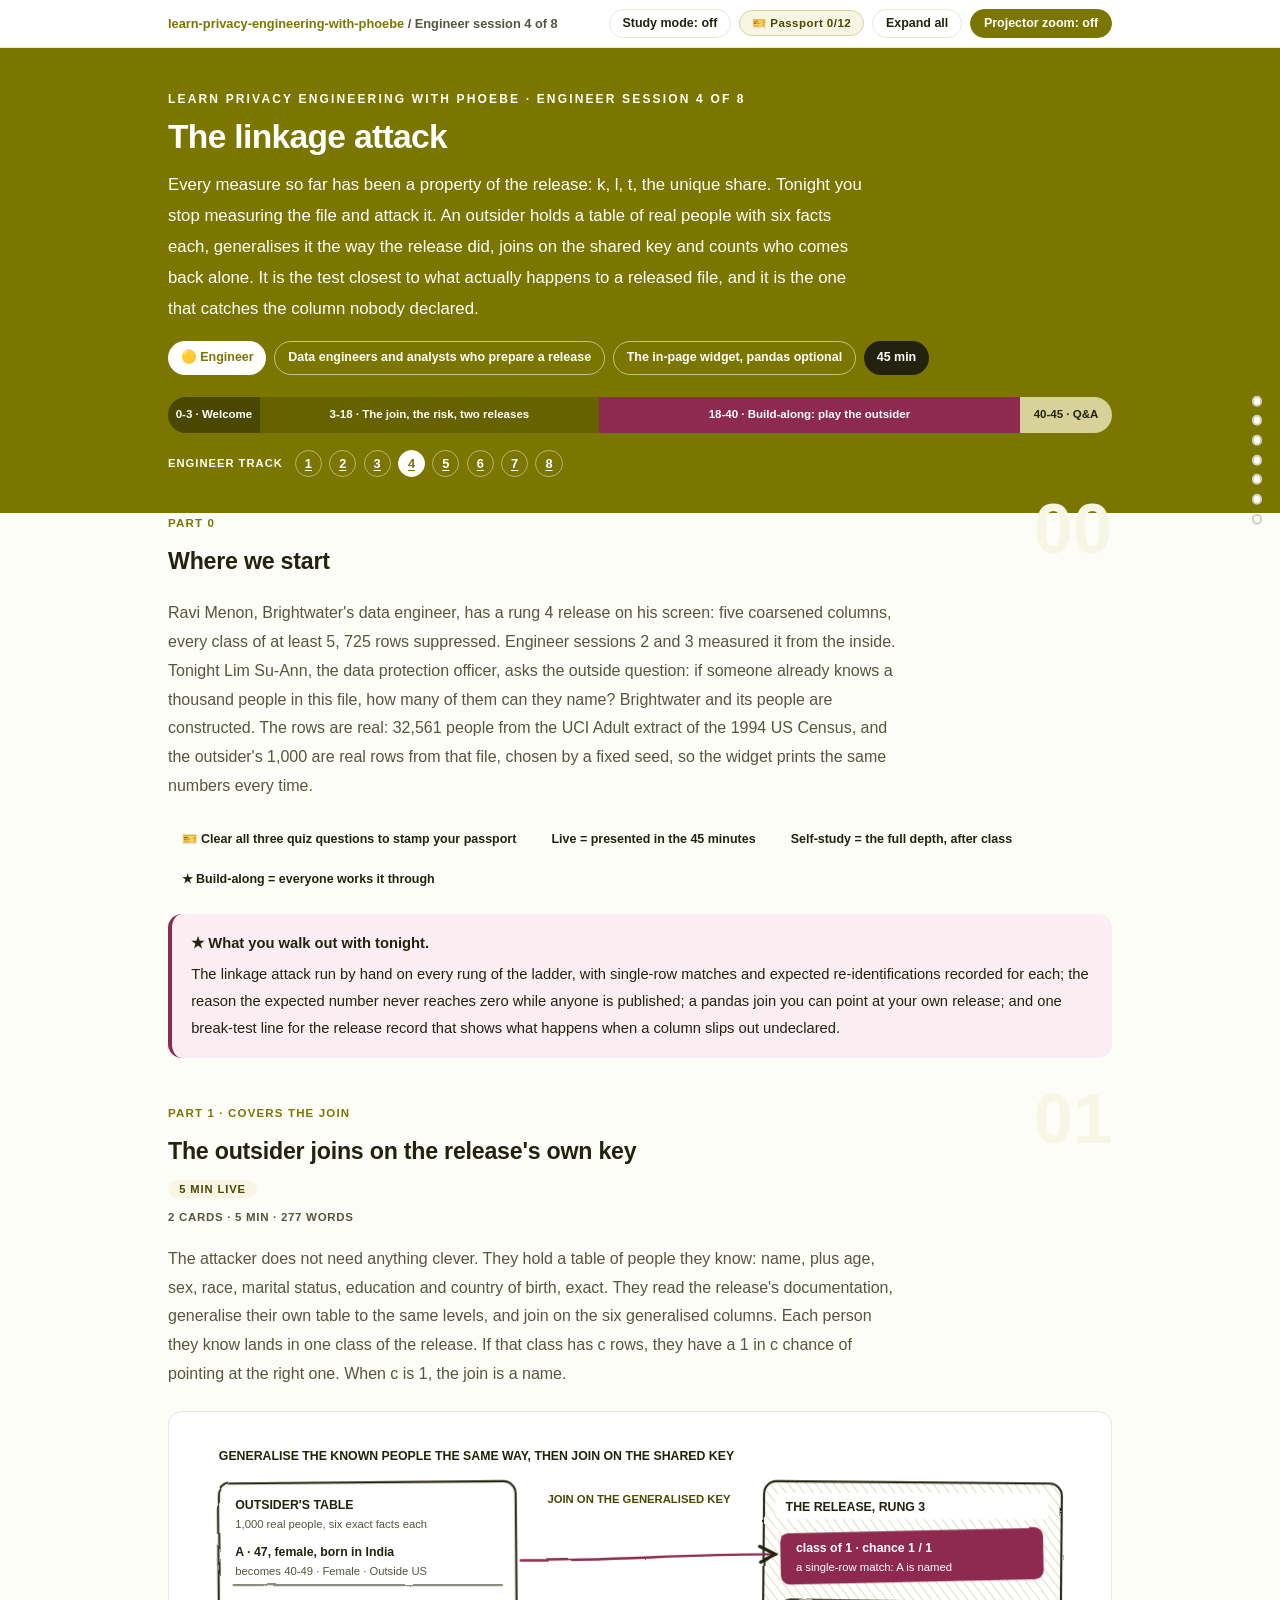
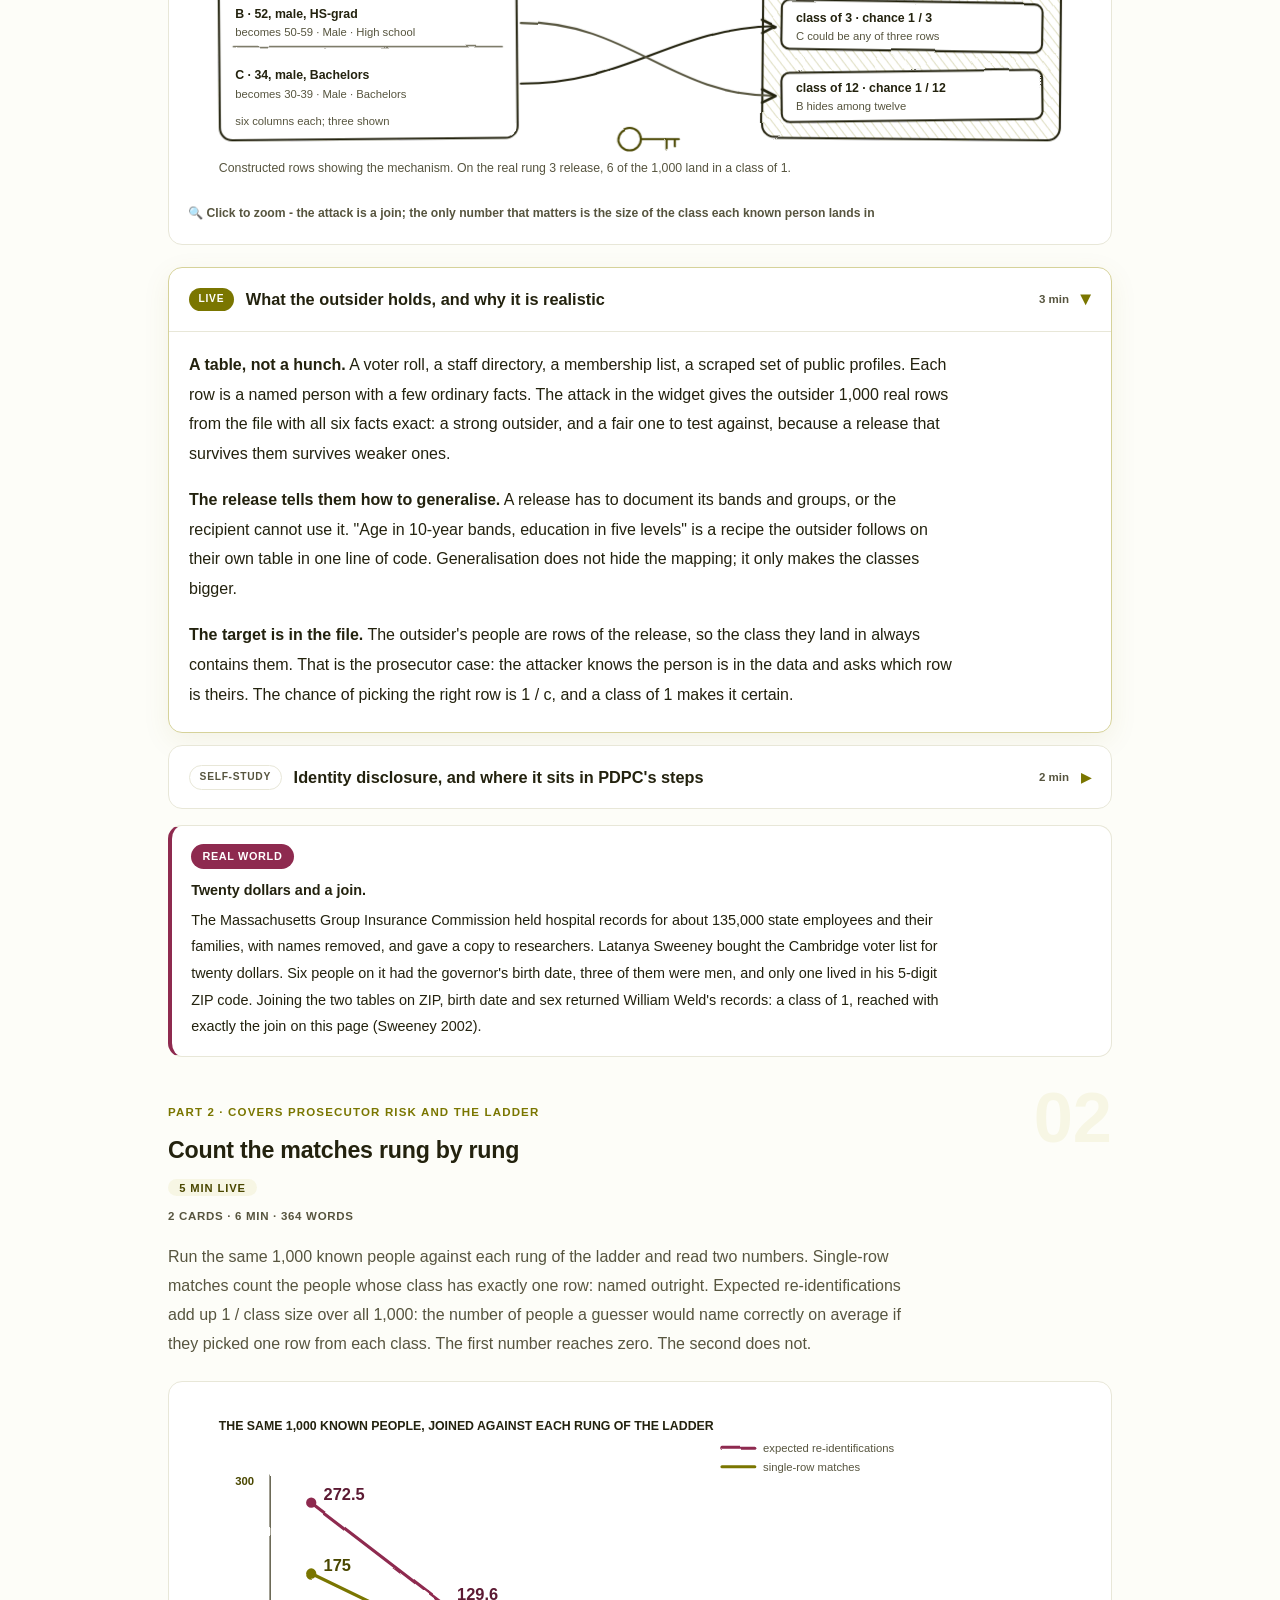
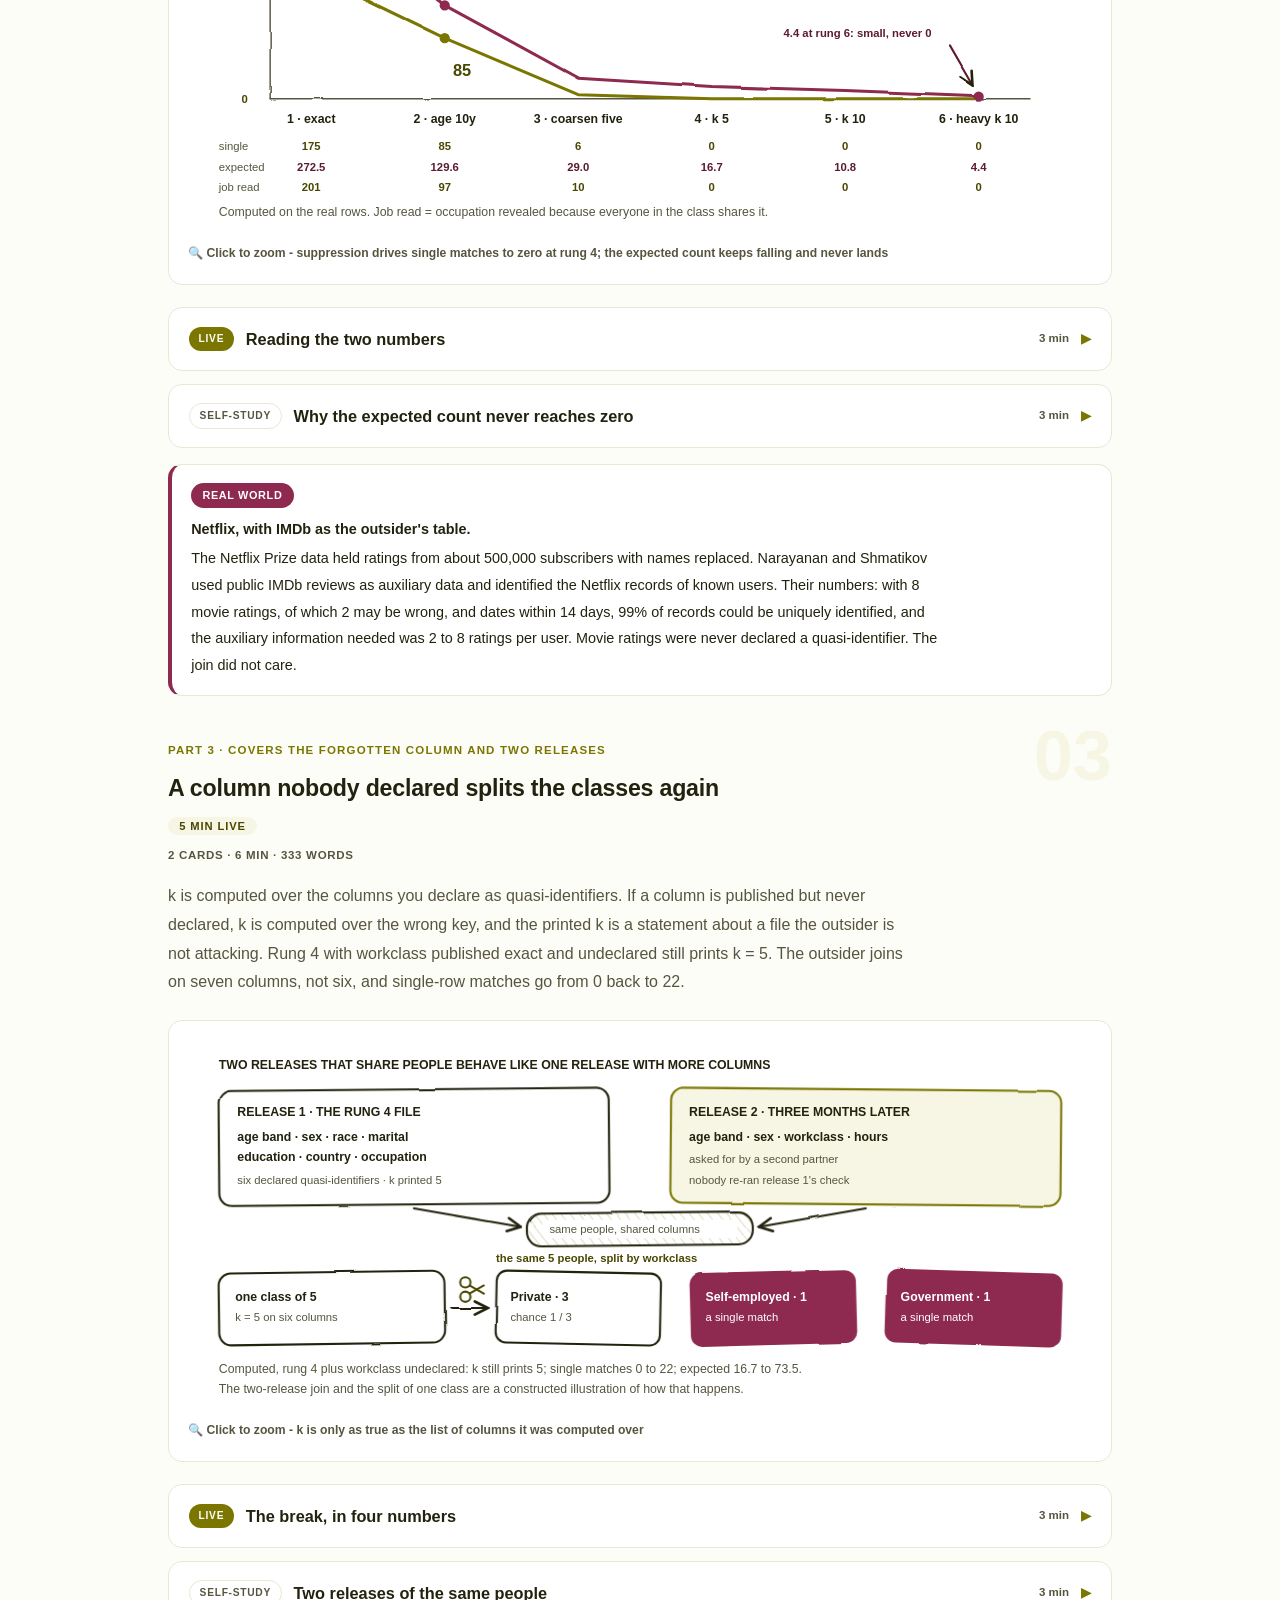
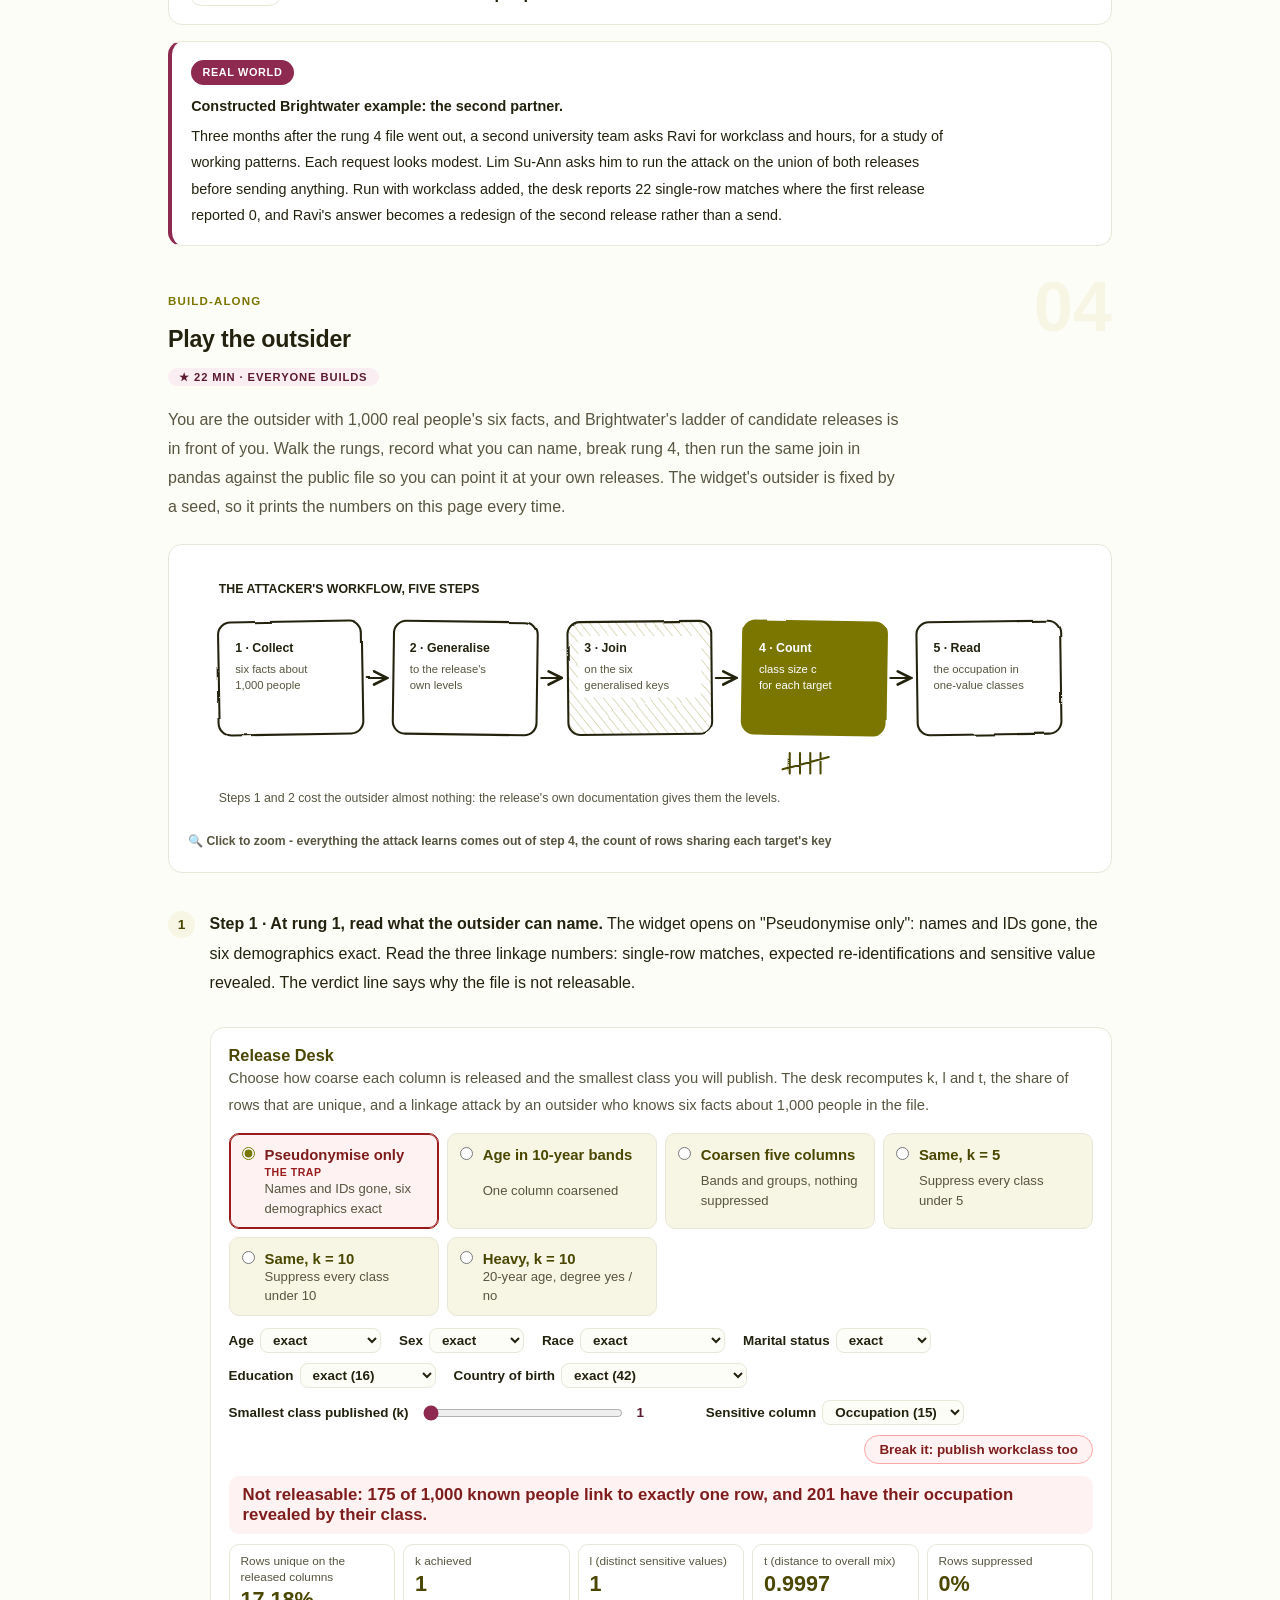
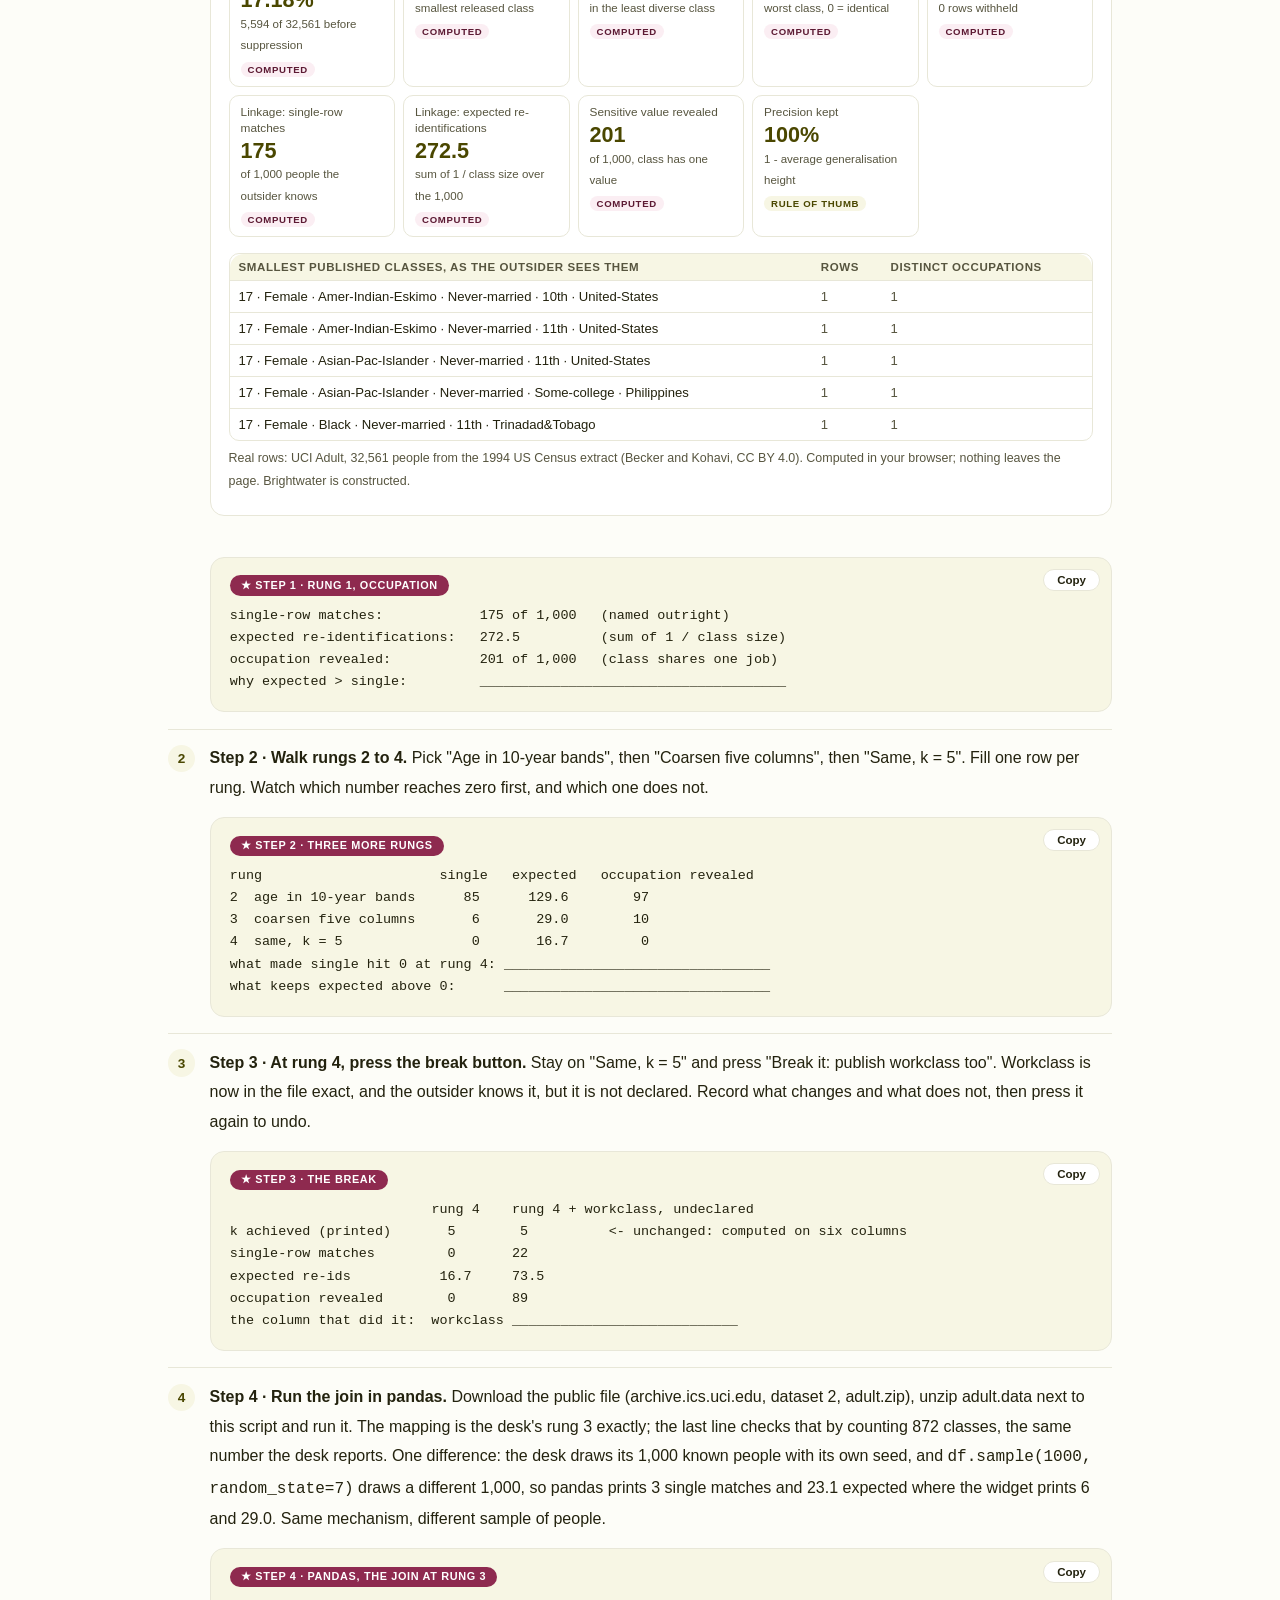
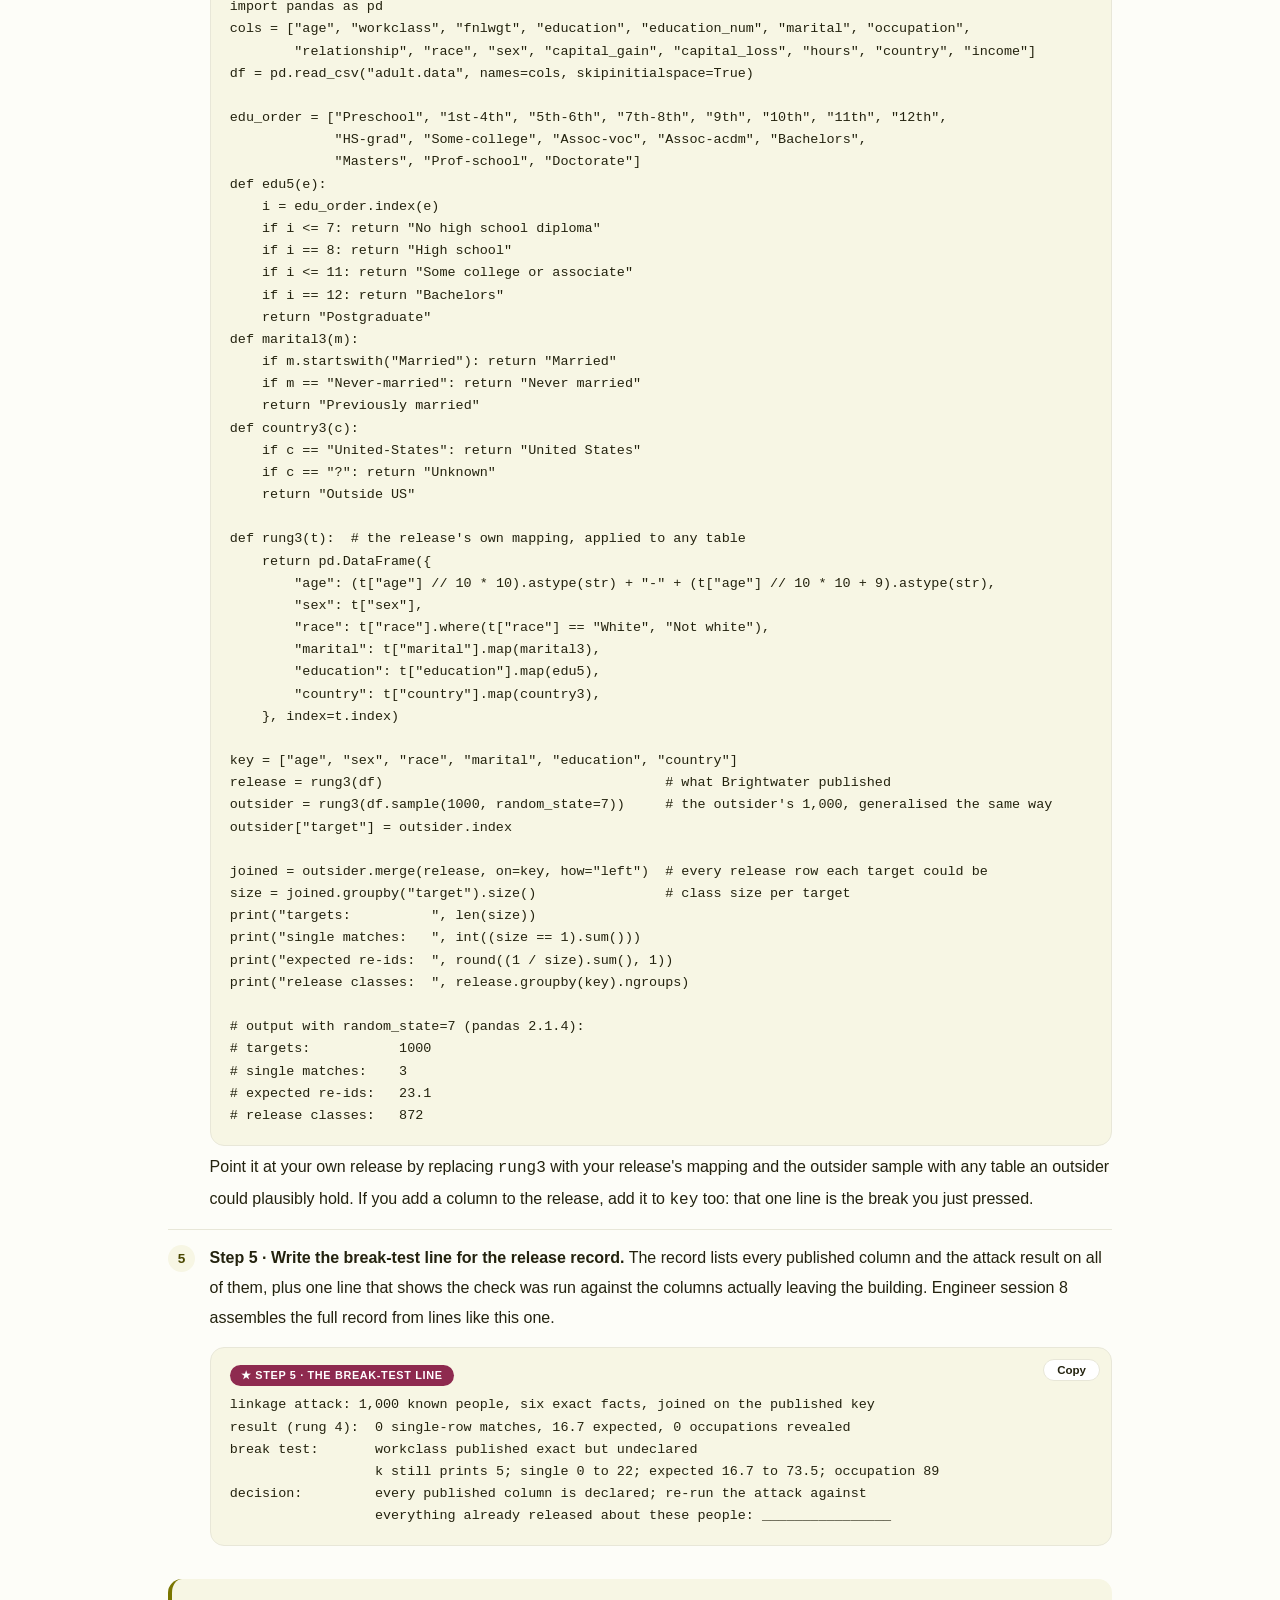
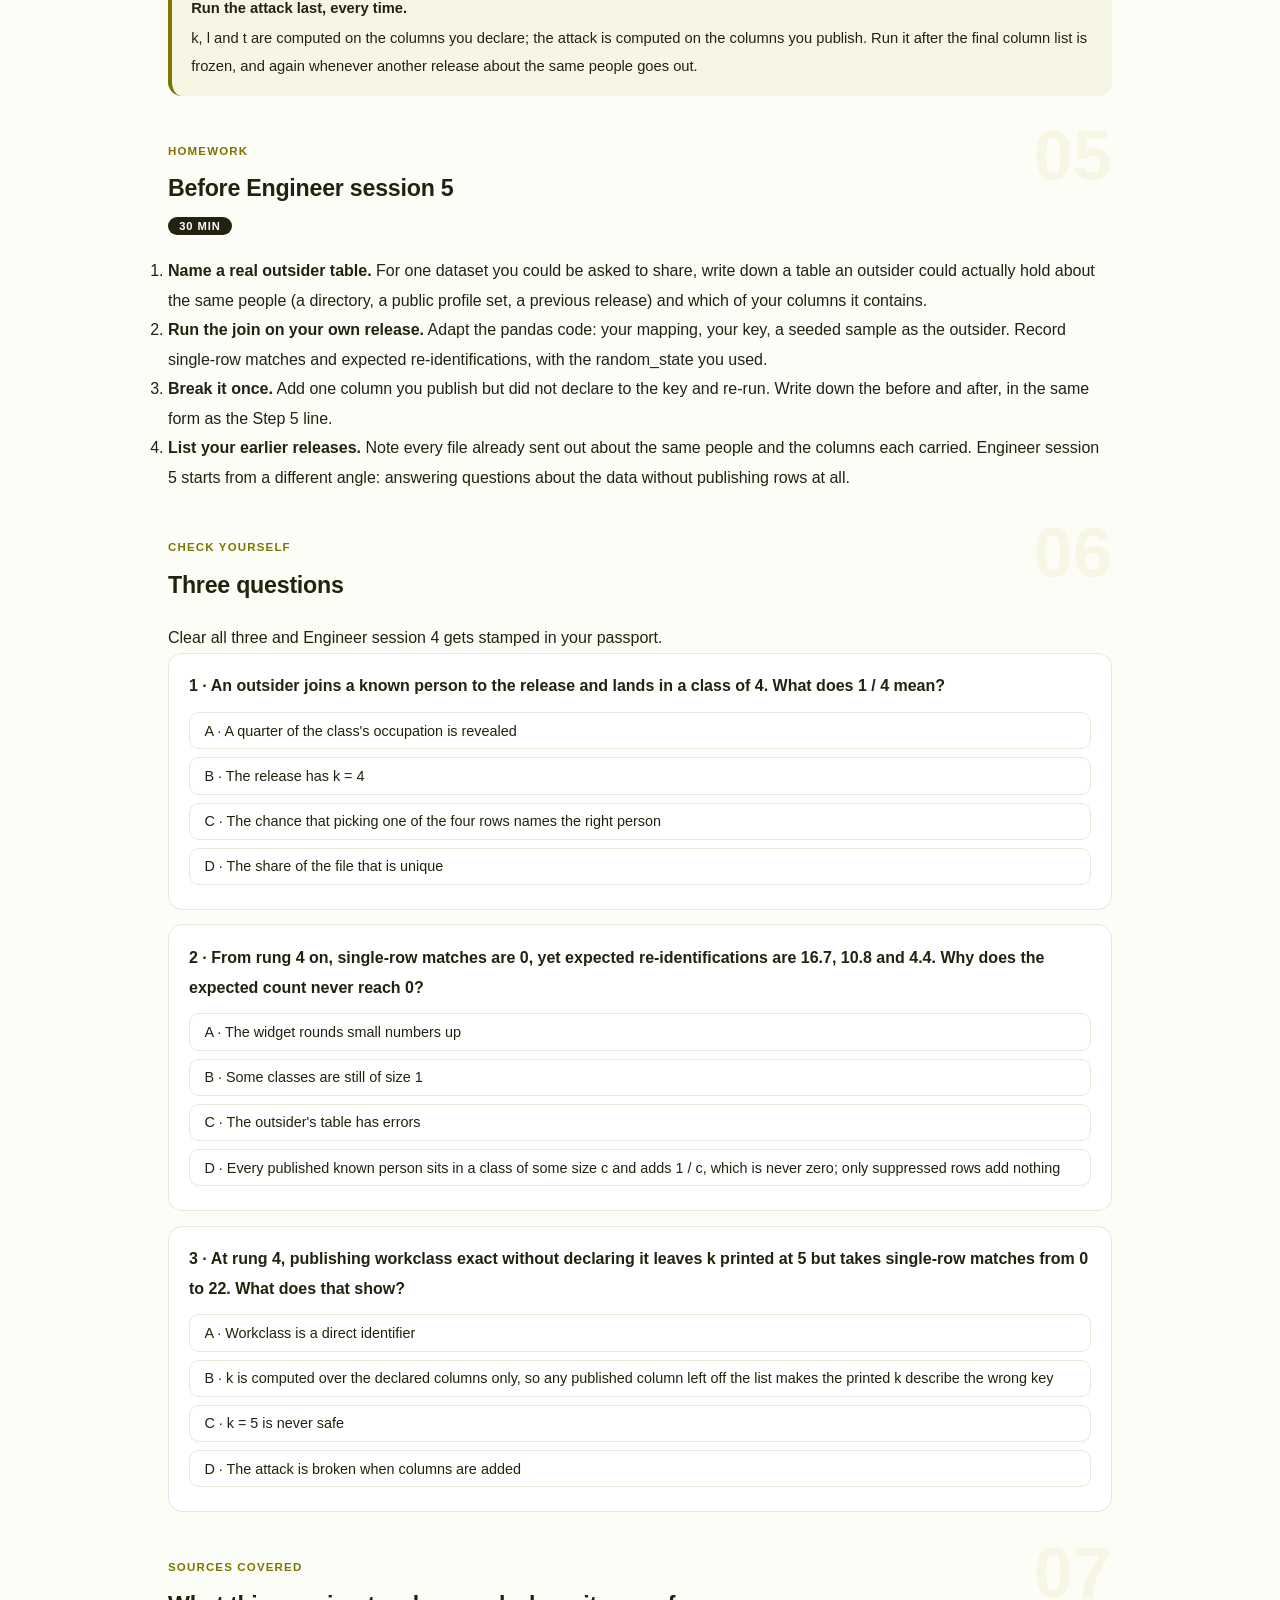
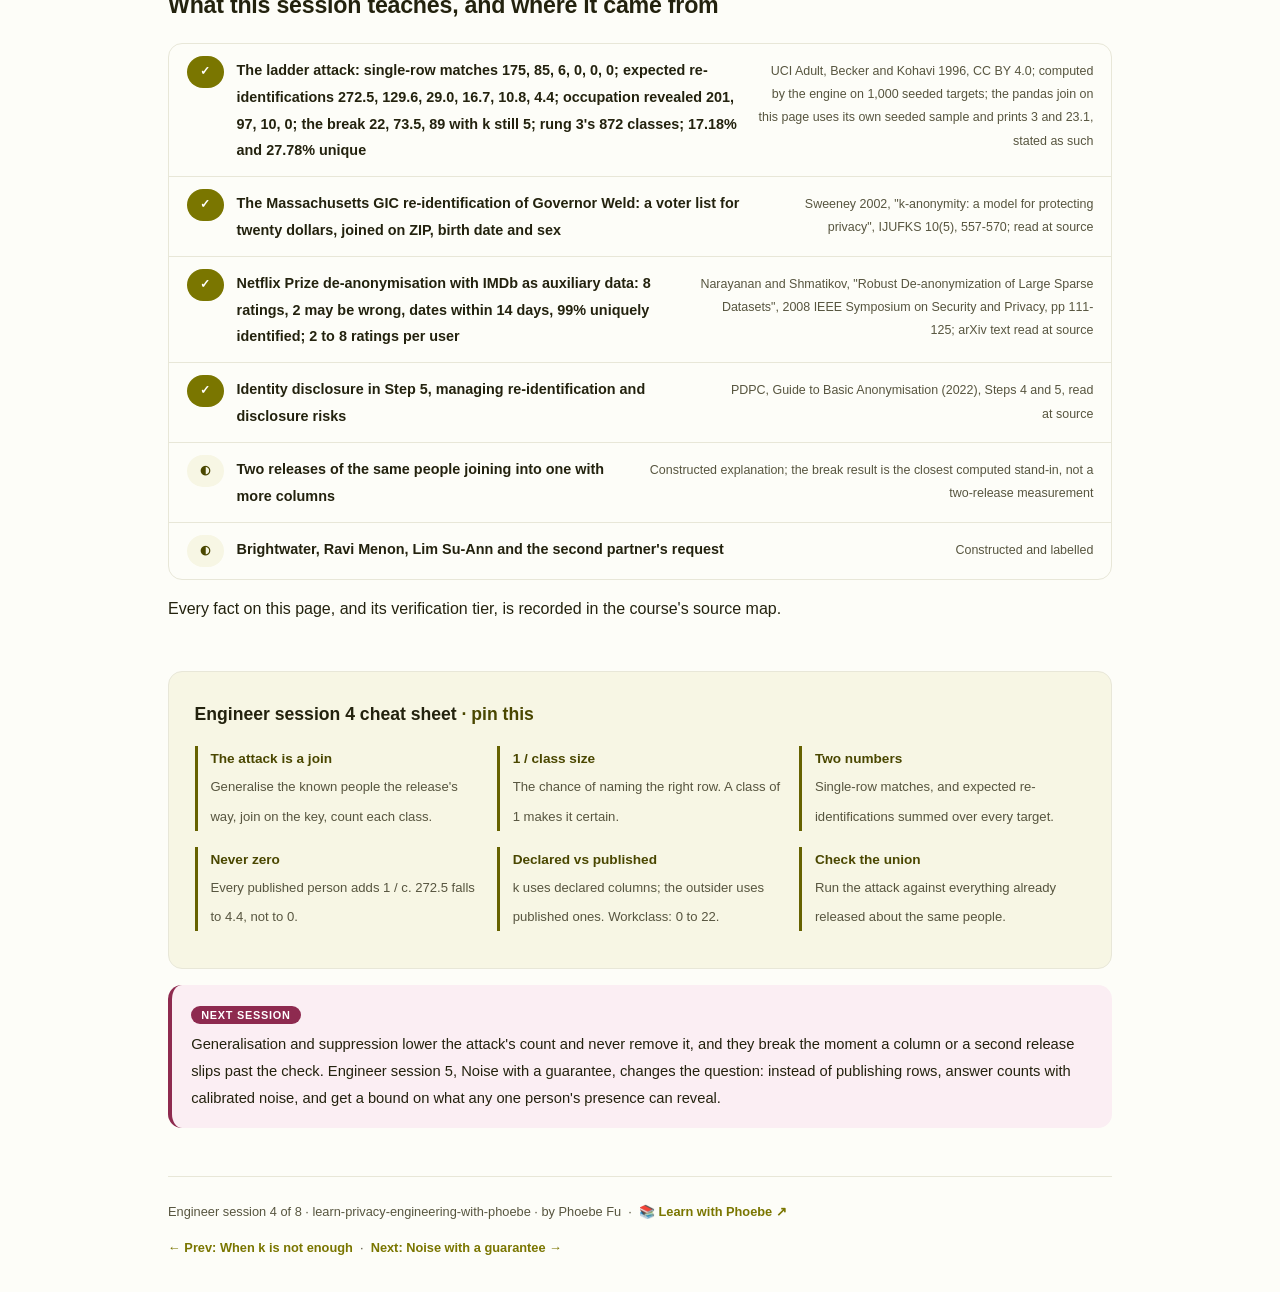
<file: courses/b4-the-linkage-attack.html>
<!DOCTYPE html>
<html lang="en">
<head>
<meta charset="UTF-8">
<meta name="viewport" content="width=device-width, initial-scale=1.0">
<!-- social:start -->
<meta name="description" content="Engineer session 4 of 8. The linkage attack run on 32,561 real census rows: an outsider joins 1,000 known people to the release, single-row matches fall from 175 to 0 down the ladder, expected re-identifications fall from 272.5 to 4.4 and never reach 0, and one undeclared column takes single matches from 0 back to 22.">
<meta property="og:type" content="article">
<meta property="og:site_name" content="Learn with Phoebe">
<meta property="og:title" content="The linkage attack - learn privacy engineering with phoebe">
<meta property="og:description" content="Engineer session 4 of 8. Play the outsider: join 1,000 known people to the release and count who is named. 175 single matches at rung 1, 0 at rung 4, 22 again when workclass slips out undeclared.">
<meta property="og:url" content="https://phoebefu6.github.io/learn-privacy-engineering-with-phoebe/courses/b4-the-linkage-attack.html">
<meta property="og:image" content="https://phoebefu6.github.io/learn-privacy-engineering-with-phoebe/assets/og-cover.png">
<meta property="og:image:width" content="1200">
<meta property="og:image:height" content="630">
<meta name="twitter:card" content="summary_large_image">
<meta name="twitter:title" content="The linkage attack - learn privacy engineering with phoebe">
<meta name="twitter:description" content="Engineer session 4 of 8. The join, 1 / class size, the ladder from 272.5 to 4.4 expected re-identifications, and the forgotten column.">
<meta name="twitter:image" content="https://phoebefu6.github.io/learn-privacy-engineering-with-phoebe/assets/og-cover.png">
<!-- social:end -->
<title>Engineer session 4 · The linkage attack - learn privacy engineering with phoebe</title>
<link rel="stylesheet" href="../assets/style.css?v=3">
</head>
<body>

<div class="toolbar">
  <div class="wrap">
    <span class="crumb"><a href="../index.html">learn-privacy-engineering-with-phoebe</a> / Engineer session 4 of 8</span>
    <button class="btn" id="toggle-all" type="button">Expand all</button>
    <button class="btn primary" id="zoom-toggle" type="button">Projector zoom: off</button>
  </div>
</div>

<header class="masthead">
  <div class="wrap">
    <div class="eyebrow">Learn Privacy Engineering with Phoebe · Engineer session 4 of 8</div>
    <h1>The linkage <span class="accent">attack</span></h1>
    <p class="sub">Every measure so far has been a property of the release: k, l, t, the unique share. Tonight you stop measuring the file and attack it. An outsider holds a table of real people with six facts each, generalises it the way the release did, joins on the shared key and counts who comes back alone. It is the test closest to what actually happens to a released file, and it is the one that catches the column nobody declared.</p>
    <div class="chip-row">
      <span class="chip level">🟡 Engineer</span>
      <span class="chip audience">Data engineers and analysts who prepare a release</span>
      <span class="chip audience">The in-page widget, pandas optional</span>
      <span class="chip time">45 min</span>
    </div>
    <div class="agenda">
      <span class="a1" style="flex:1">0-3 · Welcome</span>
      <span class="a2" style="flex:4">3-18 · The join, the risk, two releases</span>
      <span class="a3" style="flex:5">18-40 · Build-along: play the outsider</span>
      <span class="a4" style="flex:1">40-45 · Q&amp;A</span>
    </div>
  </div>
</header>

<main class="wrap">

  <section class="section" id="intro">
    <div class="section-kicker">
      <span class="klabel">Part 0</span>
      <h2>Where we start</h2>
    </div>
    <p class="lede">Ravi Menon, Brightwater's data engineer, has a rung 4 release on his screen: five coarsened columns, every class of at least 5, 725 rows suppressed. Engineer sessions 2 and 3 measured it from the inside. Tonight Lim Su-Ann, the data protection officer, asks the outside question: if someone already knows a thousand people in this file, how many of them can they name? Brightwater and its people are constructed. The rows are real: 32,561 people from the UCI Adult extract of the 1994 US Census, and the outsider's 1,000 are real rows from that file, chosen by a fixed seed, so the widget prints the same numbers every time.</p>

    <div class="legend">
      <span class="pill">🎫 Clear all three quiz questions to stamp your passport</span>
      <span class="pill">Live = presented in the 45 minutes</span>
      <span class="pill">Self-study = the full depth, after class</span>
      <span class="pill">★ Build-along = everyone works it through</span>
    </div>

    <div class="callout win">
      <p><strong>★ What you walk out with tonight.</strong> The linkage attack run by hand on every rung of the ladder, with single-row matches and expected re-identifications recorded for each; the reason the expected number never reaches zero while anyone is published; a pandas join you can point at your own release; and one break-test line for the release record that shows what happens when a column slips out undeclared.</p>
    </div>
  </section>

  <section class="section" id="part-1">
    <div class="section-kicker">
      <span class="klabel">Part 1 · covers the join</span>
      <h2>The outsider joins on the release's own key</h2>
      <span class="tag concept">5 min live</span>
    </div>
    <p class="lede">The attacker does not need anything clever. They hold a table of people they know: name, plus age, sex, race, marital status, education and country of birth, exact. They read the release's documentation, generalise their own table to the same levels, and join on the six generalised columns. Each person they know lands in one class of the release. If that class has c rows, they have a 1 in c chance of pointing at the right one. When c is 1, the join is a name.</p>

    <figure class="zoomable">
      <svg viewBox="0 0 880 352" xmlns="http://www.w3.org/2000/svg" role="img" aria-label="Left, the outsider's table of three known people, A, B and C, each with exact facts and the same facts generalised to the release's levels. Right, the released table, rung 3, drawn as the pile, with three classes inside it: a class of 1 in plum, a class of 3 and a class of 12. Join lines run from A to the class of 1, chance 1 in 1; from C to the class of 3, chance 1 in 3; from B to the class of 12, chance 1 in 12. Constructed rows illustrating the mechanism.">
        <defs>
          <filter id="b4aSk" x="-3%" y="-3%" width="106%" height="106%"><feTurbulence type="fractalNoise" baseFrequency="0.02" numOctaves="2" seed="31" result="n"/><feDisplacementMap in="SourceGraphic" in2="n" scale="2.4" xChannelSelector="R" yChannelSelector="G"/></filter>
          <pattern id="b4aHc" patternUnits="userSpaceOnUse" width="7" height="7" patternTransform="rotate(-38)"><line x1="0" y1="0" x2="0" y2="7" stroke="#7A7600" stroke-width="1" opacity=".5"/></pattern>
          <marker id="b4aAr" viewBox="0 0 10 10" refX="9" refY="5" markerWidth="8" markerHeight="8" orient="auto"><path d="M1 1 L9 5 L1 9" fill="none" stroke="#23220E" stroke-width="1.6" stroke-linecap="round"/></marker>
        </defs>
        <style>
          .b4aH { font: 800 12px Inter, sans-serif; fill: #23220E; }
          .b4aL { font: 600 12px Inter, sans-serif; fill: #23220E; }
          .b4aS { font: 400 11px Inter, sans-serif; fill: #57553F; }
          .b4aW { font: 800 12px Inter, sans-serif; fill: #FFFFFF; }
          .b4aX { font: 400 11px Inter, sans-serif; fill: #FFFFFF; }
          .b4aA { font: 700 11px Inter, sans-serif; fill: #4A4700; }
          .b4aN { font: 400 12px Inter, sans-serif; fill: #57553F; }
        </style>

        <text class="b4aH" x="30" y="28">GENERALISE THE KNOWN PEOPLE THE SAME WAY, THEN JOIN ON THE SHARED KEY</text>

        <g filter="url(#b4aSk)" fill="none" stroke="#23220E" stroke-width="2" stroke-linecap="round" stroke-linejoin="round">
          <rect x="30" y="50" width="290" height="250" rx="12" transform="rotate(-0.5 175 175)" fill="#FFFFFF"/>
          <rect x="560" y="50" width="290" height="250" rx="12" transform="rotate(0.5 705 175)" fill="url(#b4aHc)"/>
          <path d="M44 150 L306 150 M44 210 L306 210" stroke="#57553F" stroke-width="1.4"/>
          <rect x="578" y="98" width="254" height="48" rx="8" transform="rotate(-1.2 705 122)" fill="#8E2A4F" stroke="#8E2A4F"/>
          <rect x="578" y="166" width="254" height="48" rx="8" transform="rotate(0.9 705 190)" fill="#FFFFFF"/>
          <rect x="578" y="234" width="254" height="48" rx="8" transform="rotate(-0.7 705 258)" fill="#FFFFFF"/>
          <path d="M324 126 C 430 126, 470 120, 572 120" stroke="#8E2A4F" stroke-width="2.4" marker-end="url(#b4aAr)"/>
          <path d="M324 246 C 430 246, 470 192, 572 190" marker-end="url(#b4aAr)"/>
          <path d="M324 186 C 430 186, 470 258, 572 258" stroke="#57553F" marker-end="url(#b4aAr)"/>
          <!-- doodle: a key between the tables -->
          <circle cx="430" cy="300" r="11" stroke="#4A4700"/>
          <path d="M441 300 L478 300 M466 300 L466 310 M474 300 L474 308" stroke="#4A4700"/>
        </g>

        <rect x="572" y="60" width="266" height="26" rx="6" fill="#FFFFFF"/>

        <text class="b4aH" x="46" y="76">OUTSIDER'S TABLE</text>
        <text class="b4aS" x="46" y="94">1,000 real people, six exact facts each</text>
        <text class="b4aL" x="46" y="122">A · 47, female, born in India</text>
        <text class="b4aS" x="46" y="140">becomes 40-49 · Female · Outside US</text>
        <text class="b4aL" x="46" y="182">B · 52, male, HS-grad</text>
        <text class="b4aS" x="46" y="200">becomes 50-59 · Male · High school</text>
        <text class="b4aL" x="46" y="242">C · 34, male, Bachelors</text>
        <text class="b4aS" x="46" y="260">becomes 30-39 · Male · Bachelors</text>
        <text class="b4aS" x="46" y="286">six columns each; three shown</text>

        <text class="b4aA" x="350" y="70">JOIN ON THE GENERALISED KEY</text>

        <text class="b4aH" x="582" y="78">THE RELEASE, RUNG 3</text>
        <text class="b4aW" x="592" y="118">class of 1 · chance 1 / 1</text>
        <text class="b4aX" x="592" y="136">a single-row match: A is named</text>
        <text class="b4aL" x="592" y="186">class of 3 · chance 1 / 3</text>
        <text class="b4aS" x="592" y="204">C could be any of three rows</text>
        <text class="b4aL" x="592" y="254">class of 12 · chance 1 / 12</text>
        <text class="b4aS" x="592" y="272">B hides among twelve</text>

        <text class="b4aN" x="30" y="332">Constructed rows showing the mechanism. On the real rung 3 release, 6 of the 1,000 land in a class of 1.</text>
      </svg>
      <figcaption>🔍 Click to zoom - the attack is a join; the only number that matters is the size of the class each known person lands in</figcaption>
    </figure>

    <details class="card" open>
      <summary><span class="mode live">Live</span>What the outsider holds, and why it is realistic<span class="mini">3 min</span><span class="caret">▶</span></summary>
      <div class="body">
        <p><strong>A table, not a hunch.</strong> A voter roll, a staff directory, a membership list, a scraped set of public profiles. Each row is a named person with a few ordinary facts. The attack in the widget gives the outsider 1,000 real rows from the file with all six facts exact: a strong outsider, and a fair one to test against, because a release that survives them survives weaker ones.</p>
        <p><strong>The release tells them how to generalise.</strong> A release has to document its bands and groups, or the recipient cannot use it. "Age in 10-year bands, education in five levels" is a recipe the outsider follows on their own table in one line of code. Generalisation does not hide the mapping; it only makes the classes bigger.</p>
        <p><strong>The target is in the file.</strong> The outsider's people are rows of the release, so the class they land in always contains them. That is the prosecutor case: the attacker knows the person is in the data and asks which row is theirs. The chance of picking the right row is 1 / c, and a class of 1 makes it certain.</p>
      </div>
    </details>

    <details class="card">
      <summary><span class="mode self">Self-study</span>Identity disclosure, and where it sits in PDPC's steps<span class="mini">2 min</span><span class="caret">▶</span></summary>
      <div class="body">
        <p>PDPC's Guide to Basic Anonymisation (2022) works in five steps: know your data, de-identify, apply techniques, compute your risk, manage the re-identification and disclosure risks. Step 5 names identity disclosure, a record tied to a person, beside attribute and inference disclosure. The linkage attack is the most direct way to compute identity disclosure for a specific outsider: count the people who come back alone. Whether a file that passes is still personal data is a legal question; <a href="https://phoebefu6.github.io/learn-pdpa-dnc-with-phoebe/">PDPA and DNC ↗</a> owns it. This is engineering, not legal advice.</p>
      </div>
    </details>

    <div class="callout example">
      <span class="ex-pill">Real world</span>
      <p><strong>Twenty dollars and a join.</strong> The Massachusetts Group Insurance Commission held hospital records for about 135,000 state employees and their families, with names removed, and gave a copy to researchers. Latanya Sweeney bought the Cambridge voter list for twenty dollars. Six people on it had the governor's birth date, three of them were men, and only one lived in his 5-digit ZIP code. Joining the two tables on ZIP, birth date and sex returned William Weld's records: a class of 1, reached with exactly the join on this page (Sweeney 2002).</p>
    </div>
  </section>

  <section class="section" id="part-2">
    <div class="section-kicker">
      <span class="klabel">Part 2 · covers prosecutor risk and the ladder</span>
      <h2>Count the matches rung by rung</h2>
      <span class="tag concept">5 min live</span>
    </div>
    <p class="lede">Run the same 1,000 known people against each rung of the ladder and read two numbers. Single-row matches count the people whose class has exactly one row: named outright. Expected re-identifications add up 1 / class size over all 1,000: the number of people a guesser would name correctly on average if they picked one row from each class. The first number reaches zero. The second does not.</p>

    <figure class="zoomable">
      <svg viewBox="0 0 880 420" xmlns="http://www.w3.org/2000/svg" role="img" aria-label="A hand-drawn line chart across the six rungs of the ladder. Single-row matches, an olive line: 175, 85, 6, 0, 0, 0. Expected re-identifications, a plum line: 272.5, 129.6, 29.0, 16.7, 10.8, 4.4, flattening near the axis but never touching it. A table under the chart repeats both series and adds occupation revealed: 201, 97, 10, 0, 0, 0.">
        <defs>
          <filter id="b4bSk" x="-3%" y="-3%" width="106%" height="106%"><feTurbulence type="fractalNoise" baseFrequency="0.02" numOctaves="2" seed="37" result="n"/><feDisplacementMap in="SourceGraphic" in2="n" scale="2.4" xChannelSelector="R" yChannelSelector="G"/></filter>
          <pattern id="b4bHc" patternUnits="userSpaceOnUse" width="7" height="7" patternTransform="rotate(-38)"><line x1="0" y1="0" x2="0" y2="7" stroke="#7A7600" stroke-width="1" opacity=".5"/></pattern>
          <marker id="b4bAr" viewBox="0 0 10 10" refX="9" refY="5" markerWidth="8" markerHeight="8" orient="auto"><path d="M1 1 L9 5 L1 9" fill="none" stroke="#23220E" stroke-width="1.6" stroke-linecap="round"/></marker>
        </defs>
        <style>
          .b4bH { font: 800 12px Inter, sans-serif; fill: #23220E; }
          .b4bL { font: 600 12px Inter, sans-serif; fill: #23220E; }
          .b4bS { font: 400 11px Inter, sans-serif; fill: #57553F; }
          .b4bV { font: 800 16px Inter, sans-serif; fill: #4A4700; }
          .b4bB { font: 800 11px Inter, sans-serif; fill: #5C1A33; }
          .b4bP { font: 800 16px Inter, sans-serif; fill: #5C1A33; }
          .b4bA { font: 700 11px Inter, sans-serif; fill: #4A4700; }
          .b4bN { font: 400 12px Inter, sans-serif; fill: #57553F; }
        </style>

        <text class="b4bH" x="30" y="28">THE SAME 1,000 KNOWN PEOPLE, JOINED AGAINST EACH RUNG OF THE LADDER</text>

        <g filter="url(#b4bSk)" fill="none" stroke="#23220E" stroke-width="2" stroke-linecap="round" stroke-linejoin="round">
          <path d="M80 290 L820 290" stroke="#57553F" stroke-width="1.4"/>
          <path d="M80 290 L80 72" stroke="#57553F" stroke-width="1.4"/>
          <path d="M520 46 L552 46" stroke="#8E2A4F" stroke-width="3"/>
          <path d="M520 64 L552 64" stroke="#7A7600" stroke-width="3"/>
          <path d="M120 99 L250 199 L380 270 L510 278 L640 282 L770 287" stroke="#8E2A4F" stroke-width="3"/>
          <path d="M120 168 L250 231 L380 286 L510 290 L640 290 L770 290" stroke="#7A7600" stroke-width="3"/>
          <circle cx="120" cy="99" r="4" fill="#8E2A4F" stroke="#8E2A4F"/>
          <circle cx="250" cy="199" r="4" fill="#8E2A4F" stroke="#8E2A4F"/>
          <circle cx="770" cy="287" r="4" fill="#8E2A4F" stroke="#8E2A4F"/>
          <circle cx="120" cy="168" r="4" fill="#7A7600" stroke="#7A7600"/>
          <circle cx="250" cy="231" r="4" fill="#7A7600" stroke="#7A7600"/>
          <!-- doodle: a small arrow pointing at the tail that never lands -->
          <path d="M742 238 L764 276" stroke="#5C1A33" marker-end="url(#b4bAr)"/>
        </g>

        <text class="b4bA" x="52" y="294">0</text>
        <text class="b4bA" x="46" y="82">300</text>
        <text class="b4bS" x="560" y="50">expected re-identifications</text>
        <text class="b4bS" x="560" y="68">single-row matches</text>

        <text class="b4bP" x="132" y="96">272.5</text>
        <text class="b4bV" x="132" y="166">175</text>
        <text class="b4bP" x="262" y="194">129.6</text>
        <text class="b4bV" x="258" y="268">85</text>
        <text class="b4bB" x="580" y="230">4.4 at rung 6: small, never 0</text>

        <text class="b4bL" x="120" y="314" text-anchor="middle">1 · exact</text>
        <text class="b4bL" x="250" y="314" text-anchor="middle">2 · age 10y</text>
        <text class="b4bL" x="380" y="314" text-anchor="middle">3 · coarsen five</text>
        <text class="b4bL" x="510" y="314" text-anchor="middle">4 · k 5</text>
        <text class="b4bL" x="640" y="314" text-anchor="middle">5 · k 10</text>
        <text class="b4bL" x="770" y="314" text-anchor="middle">6 · heavy k 10</text>

        <text class="b4bS" x="30" y="340">single</text>
        <text class="b4bA" x="120" y="340" text-anchor="middle">175</text>
        <text class="b4bA" x="250" y="340" text-anchor="middle">85</text>
        <text class="b4bA" x="380" y="340" text-anchor="middle">6</text>
        <text class="b4bA" x="510" y="340" text-anchor="middle">0</text>
        <text class="b4bA" x="640" y="340" text-anchor="middle">0</text>
        <text class="b4bA" x="770" y="340" text-anchor="middle">0</text>

        <text class="b4bS" x="30" y="360">expected</text>
        <text class="b4bB" x="120" y="360" text-anchor="middle">272.5</text>
        <text class="b4bB" x="250" y="360" text-anchor="middle">129.6</text>
        <text class="b4bB" x="380" y="360" text-anchor="middle">29.0</text>
        <text class="b4bB" x="510" y="360" text-anchor="middle">16.7</text>
        <text class="b4bB" x="640" y="360" text-anchor="middle">10.8</text>
        <text class="b4bB" x="770" y="360" text-anchor="middle">4.4</text>

        <text class="b4bS" x="30" y="380">job read</text>
        <text class="b4bA" x="120" y="380" text-anchor="middle">201</text>
        <text class="b4bA" x="250" y="380" text-anchor="middle">97</text>
        <text class="b4bA" x="380" y="380" text-anchor="middle">10</text>
        <text class="b4bA" x="510" y="380" text-anchor="middle">0</text>
        <text class="b4bA" x="640" y="380" text-anchor="middle">0</text>
        <text class="b4bA" x="770" y="380" text-anchor="middle">0</text>

        <text class="b4bN" x="30" y="404">Computed on the real rows. Job read = occupation revealed because everyone in the class shares it.</text>
      </svg>
      <figcaption>🔍 Click to zoom - suppression drives single matches to zero at rung 4; the expected count keeps falling and never lands</figcaption>
    </figure>

    <details class="card">
      <summary><span class="mode live">Live</span>Reading the two numbers<span class="mini">3 min</span><span class="caret">▶</span></summary>
      <div class="body">
        <p><strong>Single-row matches: 175, 85, 6, 0, 0, 0.</strong> At rung 1, pseudonymised only, 175 of the 1,000 known people are alone in the release and named outright. Banding age halves it to 85. Coarsening five columns leaves 6. From rung 4 on, every class under k is suppressed, so no published class has one row and the count is 0 by construction.</p>
        <p><strong>Expected re-identifications: 272.5, 129.6, 29.0, 16.7, 10.8, 4.4.</strong> Each known person contributes 1 / c, the chance a guesser picks their row. A person in a class of 1 adds 1; a class of 5 adds 0.2; a class of 10 adds 0.1. Adding up the 1,000 gives the number of people the outsider would name correctly on average. At rung 1 it is higher than the single count because people in classes of 2 and 3 add up too.</p>
        <p><strong>Occupation revealed: 201, 97, 10, 0.</strong> The attack does not need a single match to hurt. If everyone in the class shares an occupation, the outsider learns the job without knowing which row is the person: the homogeneity problem of Engineer session 3, now counted for real targets.</p>
      </div>
    </details>

    <details class="card">
      <summary><span class="mode self">Self-study</span>Why the expected count never reaches zero<span class="mini">3 min</span><span class="caret">▶</span></summary>
      <div class="body">
        <p><strong>Every published person adds something.</strong> A known person whose row is published sits in a class of some size c, and adds 1 / c. With k of 10 each adds at most 0.1, which is why rung 5 and rung 6 are small, but a positive number times any number of people is never zero. The only people who add nothing are the suppressed ones, whose rows are not in the file.</p>
        <p><strong>So zero means an empty release.</strong> To drive expected re-identifications to 0 you would suppress every row. That is the honest shape of the problem: generalisation and suppression lower the risk and never remove it. A release record states the residual number and who accepted it, rather than claiming none.</p>
        <p><strong>The bound is simple.</strong> With k achieved, the expected count can be at most the number of published targets divided by k. At rung 6, k 10, that bound is at most 100 and the real number is 4.4, because most of the 1,000 sit in classes much bigger than 10.</p>
      </div>
    </details>

    <div class="callout example">
      <span class="ex-pill">Real world</span>
      <p><strong>Netflix, with IMDb as the outsider's table.</strong> The Netflix Prize data held ratings from about 500,000 subscribers with names replaced. Narayanan and Shmatikov used public IMDb reviews as auxiliary data and identified the Netflix records of known users. Their numbers: with 8 movie ratings, of which 2 may be wrong, and dates within 14 days, 99% of records could be uniquely identified, and the auxiliary information needed was 2 to 8 ratings per user. Movie ratings were never declared a quasi-identifier. The join did not care.</p>
    </div>
  </section>

  <section class="section" id="part-3">
    <div class="section-kicker">
      <span class="klabel">Part 3 · covers the forgotten column and two releases</span>
      <h2>A column nobody declared splits the classes again</h2>
      <span class="tag concept">5 min live</span>
    </div>
    <p class="lede">k is computed over the columns you declare as quasi-identifiers. If a column is published but never declared, k is computed over the wrong key, and the printed k is a statement about a file the outsider is not attacking. Rung 4 with workclass published exact and undeclared still prints k = 5. The outsider joins on seven columns, not six, and single-row matches go from 0 back to 22.</p>

    <figure class="zoomable">
      <svg viewBox="0 0 880 360" xmlns="http://www.w3.org/2000/svg" role="img" aria-label="Top, two release boxes. Release 1, the rung 4 file: age band, sex, race, marital, education, country, occupation, with six declared quasi-identifiers and k printed 5. Release 2, three months later: age band, sex, workclass, hours. Both point to a hatched pill: same people, shared columns. Bottom, one class of 5 from release 1 splits by workclass into a class of 3 and two classes of 1, the two classes of 1 in plum. Constructed illustration; the computed break result is in the note.">
        <defs>
          <filter id="b4cSk" x="-3%" y="-3%" width="106%" height="106%"><feTurbulence type="fractalNoise" baseFrequency="0.02" numOctaves="2" seed="41" result="n"/><feDisplacementMap in="SourceGraphic" in2="n" scale="2.4" xChannelSelector="R" yChannelSelector="G"/></filter>
          <pattern id="b4cHc" patternUnits="userSpaceOnUse" width="7" height="7" patternTransform="rotate(-38)"><line x1="0" y1="0" x2="0" y2="7" stroke="#7A7600" stroke-width="1" opacity=".5"/></pattern>
          <marker id="b4cAr" viewBox="0 0 10 10" refX="9" refY="5" markerWidth="8" markerHeight="8" orient="auto"><path d="M1 1 L9 5 L1 9" fill="none" stroke="#23220E" stroke-width="1.6" stroke-linecap="round"/></marker>
        </defs>
        <style>
          .b4cH { font: 800 12px Inter, sans-serif; fill: #23220E; }
          .b4cL { font: 600 12px Inter, sans-serif; fill: #23220E; }
          .b4cS { font: 400 11px Inter, sans-serif; fill: #57553F; }
          .b4cW { font: 800 12px Inter, sans-serif; fill: #FFFFFF; }
          .b4cX { font: 400 11px Inter, sans-serif; fill: #FFFFFF; }
          .b4cA { font: 700 11px Inter, sans-serif; fill: #4A4700; }
          .b4cN { font: 400 12px Inter, sans-serif; fill: #57553F; }
        </style>

        <text class="b4cH" x="30" y="28">TWO RELEASES THAT SHARE PEOPLE BEHAVE LIKE ONE RELEASE WITH MORE COLUMNS</text>

        <g filter="url(#b4cSk)" fill="none" stroke="#23220E" stroke-width="2" stroke-linecap="round" stroke-linejoin="round">
          <rect x="30" y="48" width="380" height="112" rx="12" transform="rotate(-0.5 220 104)" fill="#FFFFFF"/>
          <rect x="470" y="48" width="380" height="112" rx="12" transform="rotate(0.5 660 104)" fill="#F7F6E4" stroke="#7A7600"/>
          <rect x="330" y="168" width="220" height="32" rx="14" transform="rotate(-0.6 440 184)" fill="url(#b4cHc)"/>
          <path d="M220 164 L324 182" marker-end="url(#b4cAr)"/>
          <path d="M660 164 L556 182" marker-end="url(#b4cAr)"/>
          <rect x="30" y="226" width="220" height="70" rx="12" transform="rotate(-0.8 140 261)" fill="#FFFFFF"/>
          <path d="M256 261 L292 261" marker-end="url(#b4cAr)"/>
          <rect x="300" y="226" width="160" height="70" rx="10" transform="rotate(1.2 380 261)" fill="#FFFFFF"/>
          <rect x="490" y="226" width="160" height="70" rx="10" transform="rotate(-1.5 570 261)" fill="#8E2A4F" stroke="#8E2A4F"/>
          <rect x="680" y="226" width="170" height="70" rx="10" transform="rotate(1.8 765 261)" fill="#8E2A4F" stroke="#8E2A4F"/>
          <!-- doodle: scissors on the split -->
          <circle cx="270" cy="236" r="5" stroke="#4A4700"/>
          <circle cx="270" cy="250" r="5" stroke="#4A4700"/>
          <path d="M274 239 L288 247 M274 247 L288 239" stroke="#4A4700"/>
        </g>

        <rect x="345" y="175" width="190" height="18" rx="4" fill="#FFFFFF"/>

        <text class="b4cH" x="48" y="74">RELEASE 1 · THE RUNG 4 FILE</text>
        <text class="b4cL" x="48" y="98">age band · sex · race · marital</text>
        <text class="b4cL" x="48" y="118">education · country · occupation</text>
        <text class="b4cS" x="48" y="140">six declared quasi-identifiers · k printed 5</text>

        <text class="b4cH" x="488" y="74">RELEASE 2 · THREE MONTHS LATER</text>
        <text class="b4cL" x="488" y="98">age band · sex · workclass · hours</text>
        <text class="b4cS" x="488" y="120">asked for by a second partner</text>
        <text class="b4cS" x="488" y="140">nobody re-ran release 1's check</text>

        <text class="b4cS" x="352" y="188">same people, shared columns</text>

        <text class="b4cA" x="300" y="216">the same 5 people, split by workclass</text>

        <text class="b4cL" x="46" y="254">one class of 5</text>
        <text class="b4cS" x="46" y="274">k = 5 on six columns</text>

        <text class="b4cL" x="314" y="254">Private · 3</text>
        <text class="b4cS" x="314" y="274">chance 1 / 3</text>
        <text class="b4cW" x="504" y="254">Self-employed · 1</text>
        <text class="b4cX" x="504" y="274">a single match</text>
        <text class="b4cW" x="694" y="254">Government · 1</text>
        <text class="b4cX" x="694" y="274">a single match</text>

        <text class="b4cN" x="30" y="324">Computed, rung 4 plus workclass undeclared: k still prints 5; single matches 0 to 22; expected 16.7 to 73.5.</text>
        <text class="b4cN" x="30" y="344">The two-release join and the split of one class are a constructed illustration of how that happens.</text>
      </svg>
      <figcaption>🔍 Click to zoom - k is only as true as the list of columns it was computed over</figcaption>
    </figure>

    <details class="card">
      <summary><span class="mode live">Live</span>The break, in four numbers<span class="mini">3 min</span><span class="caret">▶</span></summary>
      <div class="body">
        <p><strong>k still prints 5.</strong> The check ran on the six declared columns, and on those six every published class still has at least 5 rows. Nothing in the k calculation knows workclass is in the file.</p>
        <p><strong>Single-row matches 0 to 22.</strong> The outsider knows workclass too, so they join on seven columns. Classes of 5 split into smaller classes, and 22 of the 1,000 known people come back alone.</p>
        <p><strong>Expected re-identifications 16.7 to 73.5, occupation revealed 0 to 89.</strong> The smaller classes add more 1 / c each, and many of them now hold one occupation. Workclass is not a sensitive column and not an exotic one: on the six exact columns it takes the share of people alone from 17.18% to 27.78%.</p>
        <p><strong>The fix is a declaration, not a technique.</strong> Every column that leaves the building goes into the quasi-identifier list unless someone writes down why no outsider could know it. Then k, l, t and the attack are all computed over the key the outsider will actually use.</p>
      </div>
    </details>

    <details class="card">
      <summary><span class="mode self">Self-study</span>Two releases of the same people<span class="mini">3 min</span><span class="caret">▶</span></summary>
      <div class="body">
        <p>A constructed explanation, because no source on this page measured it. Suppose release 1 is the rung 4 file and release 2, of the same people, carries age band, sex, workclass and hours. Neither release has to be weak on its own. An outsider who holds both looks up a known person in each, keeps only the rows consistent with both, and in effect attacks one release that declares the union of their columns. The forgotten-column break is the closest computed stand-in: it is rung 4 with one more column the first check never saw.</p>
        <p>How well two real releases join depends on whether rows can be matched across them, which depends on shared columns, record order and what else was published, so the computed 22 is an illustration of the direction, not a measurement of a two-release case. The engineering rule does not depend on the exact number: a release is checked against everything already released about the same people, not alone.</p>
      </div>
    </details>

    <div class="callout example">
      <span class="ex-pill">Real world</span>
      <p><strong>Constructed Brightwater example: the second partner.</strong> Three months after the rung 4 file went out, a second university team asks Ravi for workclass and hours, for a study of working patterns. Each request looks modest. Lim Su-Ann asks him to run the attack on the union of both releases before sending anything. Run with workclass added, the desk reports 22 single-row matches where the first release reported 0, and Ravi's answer becomes a redesign of the second release rather than a send.</p>
    </div>
  </section>

  <section class="section" id="demo-1">
    <div class="section-kicker">
      <span class="klabel">Build-along</span>
      <h2>Play the outsider</h2>
      <span class="tag demo">★ 22 min · everyone builds</span>
    </div>
    <p class="lede">You are the outsider with 1,000 real people's six facts, and Brightwater's ladder of candidate releases is in front of you. Walk the rungs, record what you can name, break rung 4, then run the same join in pandas against the public file so you can point it at your own releases. The widget's outsider is fixed by a seed, so it prints the numbers on this page every time.</p>

    <figure class="zoomable">
      <svg viewBox="0 0 880 250" xmlns="http://www.w3.org/2000/svg" role="img" aria-label="Five hand-drawn boxes in a row, the attacker's workflow: collect six facts about 1,000 people, generalise them to the release's own levels, join on the six generalised columns, count the class size for each target, read the sensitive value in classes with one value. The fourth box, count class sizes, is filled in olive.">
        <defs>
          <filter id="b4dSk" x="-3%" y="-3%" width="106%" height="106%"><feTurbulence type="fractalNoise" baseFrequency="0.02" numOctaves="2" seed="43" result="n"/><feDisplacementMap in="SourceGraphic" in2="n" scale="2.4" xChannelSelector="R" yChannelSelector="G"/></filter>
          <pattern id="b4dHc" patternUnits="userSpaceOnUse" width="7" height="7" patternTransform="rotate(-38)"><line x1="0" y1="0" x2="0" y2="7" stroke="#7A7600" stroke-width="1" opacity=".5"/></pattern>
          <marker id="b4dAr" viewBox="0 0 10 10" refX="9" refY="5" markerWidth="8" markerHeight="8" orient="auto"><path d="M1 1 L9 5 L1 9" fill="none" stroke="#23220E" stroke-width="1.6" stroke-linecap="round"/></marker>
        </defs>
        <style>
          .b4dH { font: 800 12px Inter, sans-serif; fill: #23220E; }
          .b4dL { font: 600 12px Inter, sans-serif; fill: #23220E; }
          .b4dS { font: 400 11px Inter, sans-serif; fill: #57553F; }
          .b4dW { font: 800 12px Inter, sans-serif; fill: #FFFFFF; }
          .b4dV { font: 400 11px Inter, sans-serif; fill: #FFFFFF; }
          .b4dN { font: 400 12px Inter, sans-serif; fill: #57553F; }
        </style>

        <text class="b4dH" x="30" y="28">THE ATTACKER'S WORKFLOW, FIVE STEPS</text>

        <g filter="url(#b4dSk)" fill="none" stroke="#23220E" stroke-width="2" stroke-linecap="round" stroke-linejoin="round">
          <rect x="30" y="56" width="140" height="110" rx="12" transform="rotate(-1 100 111)" fill="#FFFFFF"/>
          <rect x="200" y="56" width="140" height="110" rx="12" transform="rotate(0.8 270 111)" fill="#FFFFFF"/>
          <rect x="370" y="56" width="140" height="110" rx="12" transform="rotate(-0.6 440 111)" fill="url(#b4dHc)"/>
          <rect x="540" y="56" width="140" height="110" rx="12" transform="rotate(0.9 610 111)" fill="#7A7600" stroke="#7A7600"/>
          <rect x="710" y="56" width="140" height="110" rx="12" transform="rotate(-0.8 780 111)" fill="#FFFFFF"/>
          <path d="M174 111 L194 111" marker-end="url(#b4dAr)"/>
          <path d="M344 111 L364 111" marker-end="url(#b4dAr)"/>
          <path d="M514 111 L534 111" marker-end="url(#b4dAr)"/>
          <path d="M684 111 L704 111" marker-end="url(#b4dAr)"/>
          <!-- doodle: a tally of four strokes and a slash under the count box -->
          <path d="M586 184 L586 204 M596 184 L596 204 M606 184 L606 204 M616 184 L616 204 M580 200 L624 188" stroke="#4A4700"/>
        </g>

        <rect x="380" y="70" width="120" height="60" rx="6" fill="#FFFFFF"/>

        <text class="b4dL" x="46" y="86">1 · Collect</text>
        <text class="b4dS" x="46" y="106">six facts about</text>
        <text class="b4dS" x="46" y="122">1,000 people</text>
        <text class="b4dL" x="216" y="86">2 · Generalise</text>
        <text class="b4dS" x="216" y="106">to the release's</text>
        <text class="b4dS" x="216" y="122">own levels</text>
        <text class="b4dL" x="386" y="86">3 · Join</text>
        <text class="b4dS" x="386" y="106">on the six</text>
        <text class="b4dS" x="386" y="122">generalised keys</text>
        <text class="b4dW" x="556" y="86">4 · Count</text>
        <text class="b4dV" x="556" y="106">class size c</text>
        <text class="b4dV" x="556" y="122">for each target</text>
        <text class="b4dL" x="726" y="86">5 · Read</text>
        <text class="b4dS" x="726" y="106">the occupation in</text>
        <text class="b4dS" x="726" y="122">one-value classes</text>

        <text class="b4dN" x="30" y="232">Steps 1 and 2 cost the outsider almost nothing: the release's own documentation gives them the levels.</text>
      </svg>
      <figcaption>🔍 Click to zoom - everything the attack learns comes out of step 4, the count of rows sharing each target's key</figcaption>
    </figure>

    <div class="steps">
      <div class="step">
        <p><strong>Step 1 · At rung 1, read what the outsider can name.</strong> The widget opens on "Pseudonymise only": names and IDs gone, the six demographics exact. Read the three linkage numbers: single-row matches, expected re-identifications and sensitive value revealed. The verdict line says why the file is not releasable.</p>
        <div data-pe="desk" id="b4-desk" data-preset="p1"></div>
        <div class="prompt-box good"><span class="label">★ Step 1 · rung 1, occupation</span>single-row matches:            175 of 1,000   (named outright)
expected re-identifications:   272.5          (sum of 1 / class size)
occupation revealed:           201 of 1,000   (class shares one job)
why expected &gt; single:         ______________________________________</div>
      </div>
      <div class="step">
        <p><strong>Step 2 · Walk rungs 2 to 4.</strong> Pick "Age in 10-year bands", then "Coarsen five columns", then "Same, k = 5". Fill one row per rung. Watch which number reaches zero first, and which one does not.</p>
        <div class="prompt-box good"><span class="label">★ Step 2 · three more rungs</span>rung                      single   expected   occupation revealed
2  age in 10-year bands      85      129.6        97
3  coarsen five columns       6       29.0        10
4  same, k = 5                0       16.7         0
what made single hit 0 at rung 4: _________________________________
what keeps expected above 0:      _________________________________</div>
      </div>
      <div class="step">
        <p><strong>Step 3 · At rung 4, press the break button.</strong> Stay on "Same, k = 5" and press "Break it: publish workclass too". Workclass is now in the file exact, and the outsider knows it, but it is not declared. Record what changes and what does not, then press it again to undo.</p>
        <div class="prompt-box good"><span class="label">★ Step 3 · the break</span>                         rung 4    rung 4 + workclass, undeclared
k achieved (printed)       5        5          &lt;- unchanged: computed on six columns
single-row matches         0       22
expected re-ids           16.7     73.5
occupation revealed        0       89
the column that did it:  workclass ____________________________</div>
      </div>
      <div class="step">
        <p><strong>Step 4 · Run the join in pandas.</strong> Download the public file (archive.ics.uci.edu, dataset 2, adult.zip), unzip adult.data next to this script and run it. The mapping is the desk's rung 3 exactly; the last line checks that by counting 872 classes, the same number the desk reports. One difference: the desk draws its 1,000 known people with its own seed, and <code>df.sample(1000, random_state=7)</code> draws a different 1,000, so pandas prints 3 single matches and 23.1 expected where the widget prints 6 and 29.0. Same mechanism, different sample of people.</p>
        <div class="prompt-box good"><span class="label">★ Step 4 · pandas, the join at rung 3</span>import pandas as pd
cols = ["age", "workclass", "fnlwgt", "education", "education_num", "marital", "occupation",
        "relationship", "race", "sex", "capital_gain", "capital_loss", "hours", "country", "income"]
df = pd.read_csv("adult.data", names=cols, skipinitialspace=True)

edu_order = ["Preschool", "1st-4th", "5th-6th", "7th-8th", "9th", "10th", "11th", "12th",
             "HS-grad", "Some-college", "Assoc-voc", "Assoc-acdm", "Bachelors",
             "Masters", "Prof-school", "Doctorate"]
def edu5(e):
    i = edu_order.index(e)
    if i &lt;= 7: return "No high school diploma"
    if i == 8: return "High school"
    if i &lt;= 11: return "Some college or associate"
    if i == 12: return "Bachelors"
    return "Postgraduate"
def marital3(m):
    if m.startswith("Married"): return "Married"
    if m == "Never-married": return "Never married"
    return "Previously married"
def country3(c):
    if c == "United-States": return "United States"
    if c == "?": return "Unknown"
    return "Outside US"

def rung3(t):  # the release's own mapping, applied to any table
    return pd.DataFrame({
        "age": (t["age"] // 10 * 10).astype(str) + "-" + (t["age"] // 10 * 10 + 9).astype(str),
        "sex": t["sex"],
        "race": t["race"].where(t["race"] == "White", "Not white"),
        "marital": t["marital"].map(marital3),
        "education": t["education"].map(edu5),
        "country": t["country"].map(country3),
    }, index=t.index)

key = ["age", "sex", "race", "marital", "education", "country"]
release = rung3(df)                                   # what Brightwater published
outsider = rung3(df.sample(1000, random_state=7))     # the outsider's 1,000, generalised the same way
outsider["target"] = outsider.index

joined = outsider.merge(release, on=key, how="left")  # every release row each target could be
size = joined.groupby("target").size()                # class size per target
print("targets:          ", len(size))
print("single matches:   ", int((size == 1).sum()))
print("expected re-ids:  ", round((1 / size).sum(), 1))
print("release classes:  ", release.groupby(key).ngroups)

# output with random_state=7 (pandas 2.1.4):
# targets:           1000
# single matches:    3
# expected re-ids:   23.1
# release classes:   872</div>
        <p>Point it at your own release by replacing <code>rung3</code> with your release's mapping and the outsider sample with any table an outsider could plausibly hold. If you add a column to the release, add it to <code>key</code> too: that one line is the break you just pressed.</p>
      </div>
      <div class="step">
        <p><strong>Step 5 · Write the break-test line for the release record.</strong> The record lists every published column and the attack result on all of them, plus one line that shows the check was run against the columns actually leaving the building. Engineer session 8 assembles the full record from lines like this one.</p>
        <div class="prompt-box good"><span class="label">★ Step 5 · the break-test line</span>linkage attack: 1,000 known people, six exact facts, joined on the published key
result (rung 4):  0 single-row matches, 16.7 expected, 0 occupations revealed
break test:       workclass published exact but undeclared
                  k still prints 5; single 0 to 22; expected 16.7 to 73.5; occupation 89
decision:         every published column is declared; re-run the attack against
                  everything already released about these people: ________________</div>
      </div>
    </div>

    <div class="callout tip">
      <p><strong>Run the attack last, every time.</strong> k, l and t are computed on the columns you declare; the attack is computed on the columns you publish. Run it after the final column list is frozen, and again whenever another release about the same people goes out.</p>
    </div>
  </section>

  <section class="section" id="exercise">
    <div class="section-kicker">
      <span class="klabel">Homework</span>
      <h2>Before Engineer session 5</h2>
      <span class="tag exercise">30 min</span>
    </div>
    <ol>
      <li><strong>Name a real outsider table.</strong> For one dataset you could be asked to share, write down a table an outsider could actually hold about the same people (a directory, a public profile set, a previous release) and which of your columns it contains.</li>
      <li><strong>Run the join on your own release.</strong> Adapt the pandas code: your mapping, your key, a seeded sample as the outsider. Record single-row matches and expected re-identifications, with the random_state you used.</li>
      <li><strong>Break it once.</strong> Add one column you publish but did not declare to the key and re-run. Write down the before and after, in the same form as the Step 5 line.</li>
      <li><strong>List your earlier releases.</strong> Note every file already sent out about the same people and the columns each carried. Engineer session 5 starts from a different angle: answering questions about the data without publishing rows at all.</li>
    </ol>
  </section>

  <section class="section" id="quiz">
    <div class="section-kicker">
      <span class="klabel">Check yourself</span>
      <h2>Three questions</h2>
    </div>
    <p>Clear all three and Engineer session 4 gets stamped in your passport.</p>

    <div class="quiz-q" data-answer="2">
      <p class="qtext">1 · An outsider joins a known person to the release and lands in a class of 4. What does 1 / 4 mean?</p>
      <button class="qopt" type="button">A · A quarter of the class's occupation is revealed</button>
      <button class="qopt" type="button">B · The release has k = 4</button>
      <button class="qopt" type="button">C · The chance that picking one of the four rows names the right person</button>
      <button class="qopt" type="button">D · The share of the file that is unique</button>
      <p class="qwhy">The target is one of the four rows, so a guess is right one time in four. Adding 1 / class size over all known people gives the expected re-identifications.</p>
    </div>

    <div class="quiz-q" data-answer="3">
      <p class="qtext">2 · From rung 4 on, single-row matches are 0, yet expected re-identifications are 16.7, 10.8 and 4.4. Why does the expected count never reach 0?</p>
      <button class="qopt" type="button">A · The widget rounds small numbers up</button>
      <button class="qopt" type="button">B · Some classes are still of size 1</button>
      <button class="qopt" type="button">C · The outsider's table has errors</button>
      <button class="qopt" type="button">D · Every published known person sits in a class of some size c and adds 1 / c, which is never zero; only suppressed rows add nothing</button>
      <p class="qwhy">Suppression removes classes under k, so no class has one row, but every remaining person still adds a small positive amount. Zero would mean publishing nobody.</p>
    </div>

    <div class="quiz-q" data-answer="1">
      <p class="qtext">3 · At rung 4, publishing workclass exact without declaring it leaves k printed at 5 but takes single-row matches from 0 to 22. What does that show?</p>
      <button class="qopt" type="button">A · Workclass is a direct identifier</button>
      <button class="qopt" type="button">B · k is computed over the declared columns only, so any published column left off the list makes the printed k describe the wrong key</button>
      <button class="qopt" type="button">C · k = 5 is never safe</button>
      <button class="qopt" type="button">D · The attack is broken when columns are added</button>
      <p class="qwhy">The outsider joins on what is published, not on what is declared. Declaring every published column, and running the attack on the final column list, closes the gap.</p>
    </div>

    <p class="quiz-score"></p>
  </section>

  <section class="section" id="official">
    <div class="section-kicker">
      <span class="klabel">Sources covered</span>
      <h2>What this session teaches, and where it came from</h2>
    </div>
    <div class="covered">
      <div class="covered-row"><span class="status pill solid">✓</span><span class="name">The ladder attack: single-row matches 175, 85, 6, 0, 0, 0; expected re-identifications 272.5, 129.6, 29.0, 16.7, 10.8, 4.4; occupation revealed 201, 97, 10, 0; the break 22, 73.5, 89 with k still 5; rung 3's 872 classes; 17.18% and 27.78% unique</span><span class="note">UCI Adult, Becker and Kohavi 1996, CC BY 4.0; computed by the engine on 1,000 seeded targets; the pandas join on this page uses its own seeded sample and prints 3 and 23.1, stated as such</span></div>
      <div class="covered-row"><span class="status pill solid">✓</span><span class="name">The Massachusetts GIC re-identification of Governor Weld: a voter list for twenty dollars, joined on ZIP, birth date and sex</span><span class="note">Sweeney 2002, "k-anonymity: a model for protecting privacy", IJUFKS 10(5), 557-570; read at source</span></div>
      <div class="covered-row"><span class="status pill solid">✓</span><span class="name">Netflix Prize de-anonymisation with IMDb as auxiliary data: 8 ratings, 2 may be wrong, dates within 14 days, 99% uniquely identified; 2 to 8 ratings per user</span><span class="note">Narayanan and Shmatikov, "Robust De-anonymization of Large Sparse Datasets", 2008 IEEE Symposium on Security and Privacy, pp 111-125; arXiv text read at source</span></div>
      <div class="covered-row"><span class="status pill solid">✓</span><span class="name">Identity disclosure in Step 5, managing re-identification and disclosure risks</span><span class="note">PDPC, Guide to Basic Anonymisation (2022), Steps 4 and 5, read at source</span></div>
      <div class="covered-row"><span class="status pill light">◐</span><span class="name">Two releases of the same people joining into one with more columns</span><span class="note">Constructed explanation; the break result is the closest computed stand-in, not a two-release measurement</span></div>
      <div class="covered-row"><span class="status pill light">◐</span><span class="name">Brightwater, Ravi Menon, Lim Su-Ann and the second partner's request</span><span class="note">Constructed and labelled</span></div>
    </div>
    <p class="mono" style="margin-top:14px">Every fact on this page, and its verification tier, is recorded in the course's source map.</p>
  </section>

  <section class="cheat" id="cheatsheet">
    <h3>Engineer session 4 cheat sheet <span>· pin this</span></h3>
    <div class="grid-2">
      <div class="cheat-item"><b>The attack is a join</b><span>Generalise the known people the release's way, join on the key, count each class.</span></div>
      <div class="cheat-item"><b>1 / class size</b><span>The chance of naming the right row. A class of 1 makes it certain.</span></div>
      <div class="cheat-item"><b>Two numbers</b><span>Single-row matches, and expected re-identifications summed over every target.</span></div>
      <div class="cheat-item"><b>Never zero</b><span>Every published person adds 1 / c. 272.5 falls to 4.4, not to 0.</span></div>
      <div class="cheat-item"><b>Declared vs published</b><span>k uses declared columns; the outsider uses published ones. Workclass: 0 to 22.</span></div>
      <div class="cheat-item"><b>Check the union</b><span>Run the attack against everything already released about the same people.</span></div>
    </div>
  </section>

  <div class="callout next">
    <span class="nx-pill">Next session</span>
    <p>Generalisation and suppression lower the attack's count and never remove it, and they break the moment a column or a second release slips past the check. Engineer session 5, Noise with a guarantee, changes the question: instead of publishing rows, answer counts with calibrated noise, and get a bound on what any one person's presence can reveal.</p>
  </div>

  <footer class="pagefoot">
    <span>Engineer session 4 of 8 · learn-privacy-engineering-with-phoebe · by Phoebe Fu &nbsp;·&nbsp; 📚 <a href="https://phoebefu6.github.io/learn-with-phoebe/">Learn with Phoebe ↗</a></span>
    <span><a href="b3-when-k-is-not-enough.html">← Prev: When k is not enough</a> &nbsp;·&nbsp; <a href="b5-noise-with-a-guarantee.html">Next: Noise with a guarantee →</a></span>
  </footer>

</main>

<script src="../assets/pe-data.js?v=1"></script>
<script src="../assets/pe-engine.js?v=1"></script>
<script src="../assets/pe-desk.js?v=1"></script>
<script src="../assets/app.js?v=1"></script>
</body>
</html>
</file>
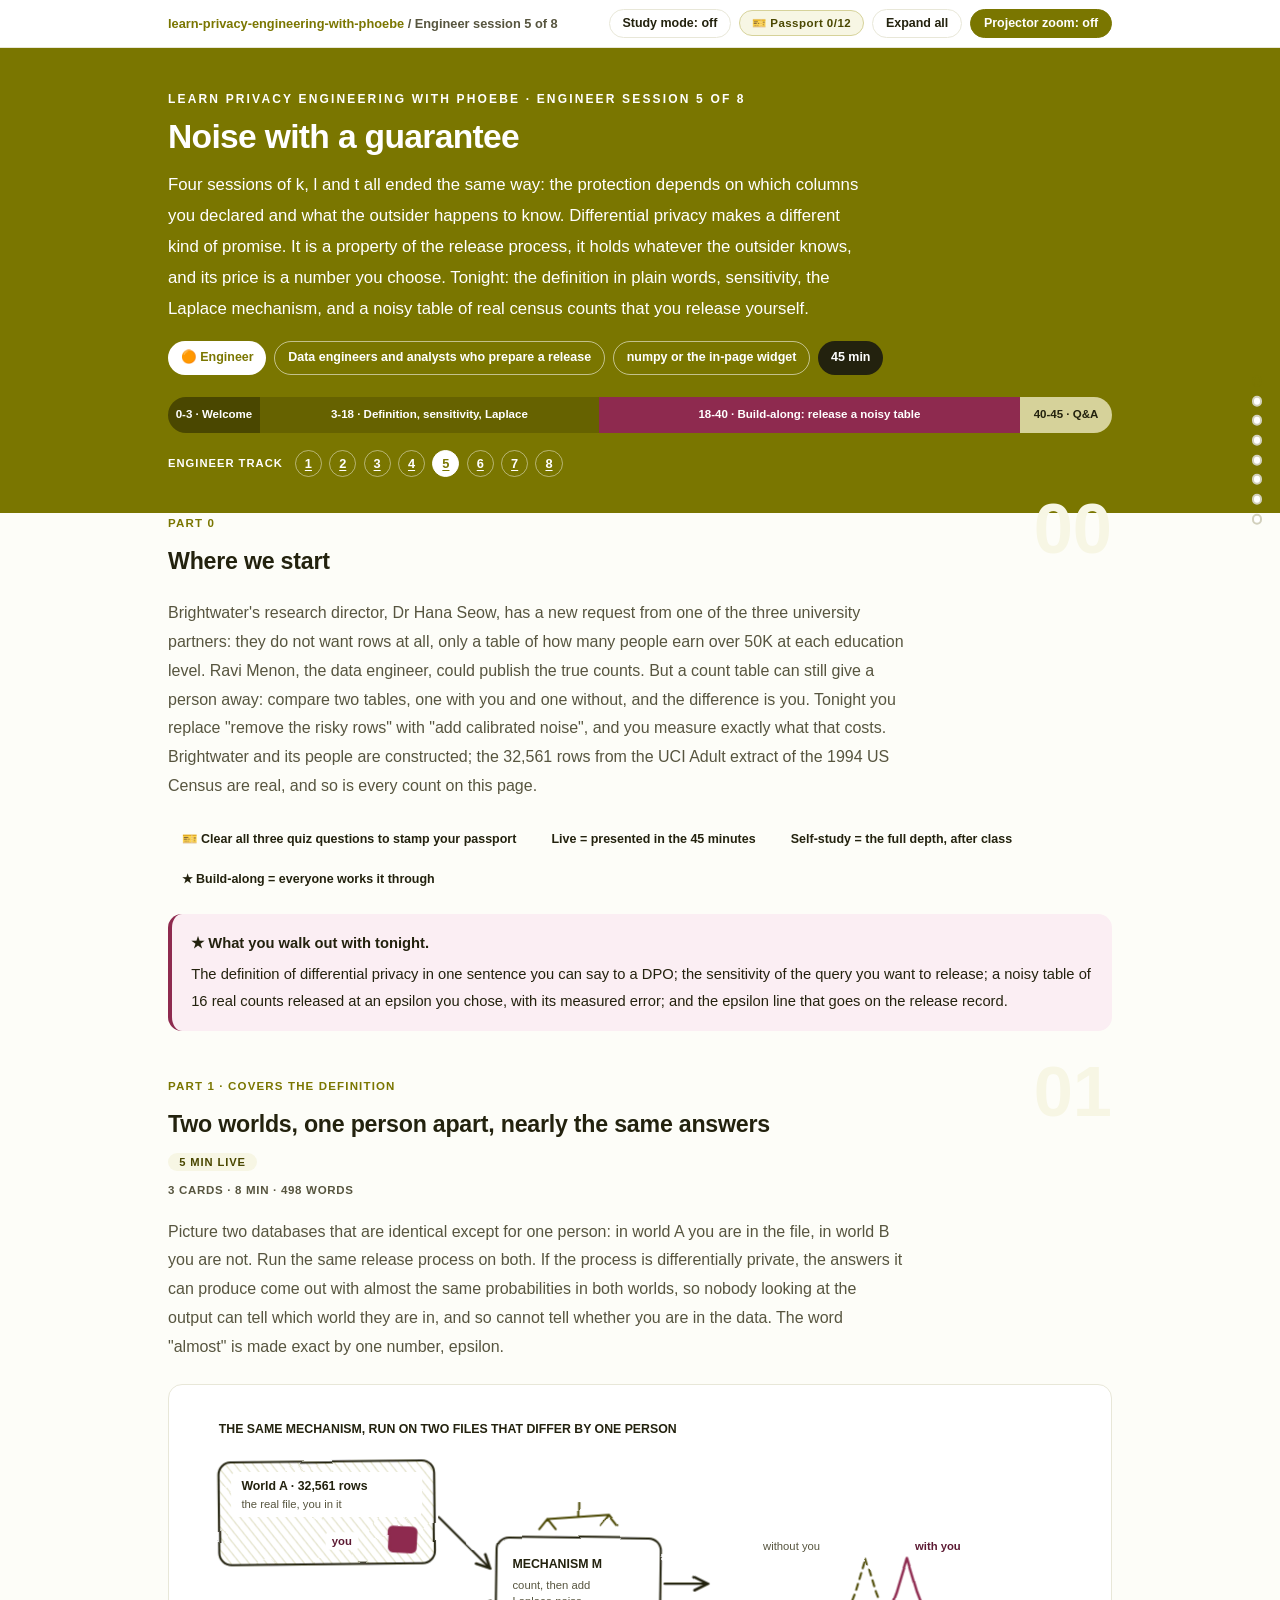
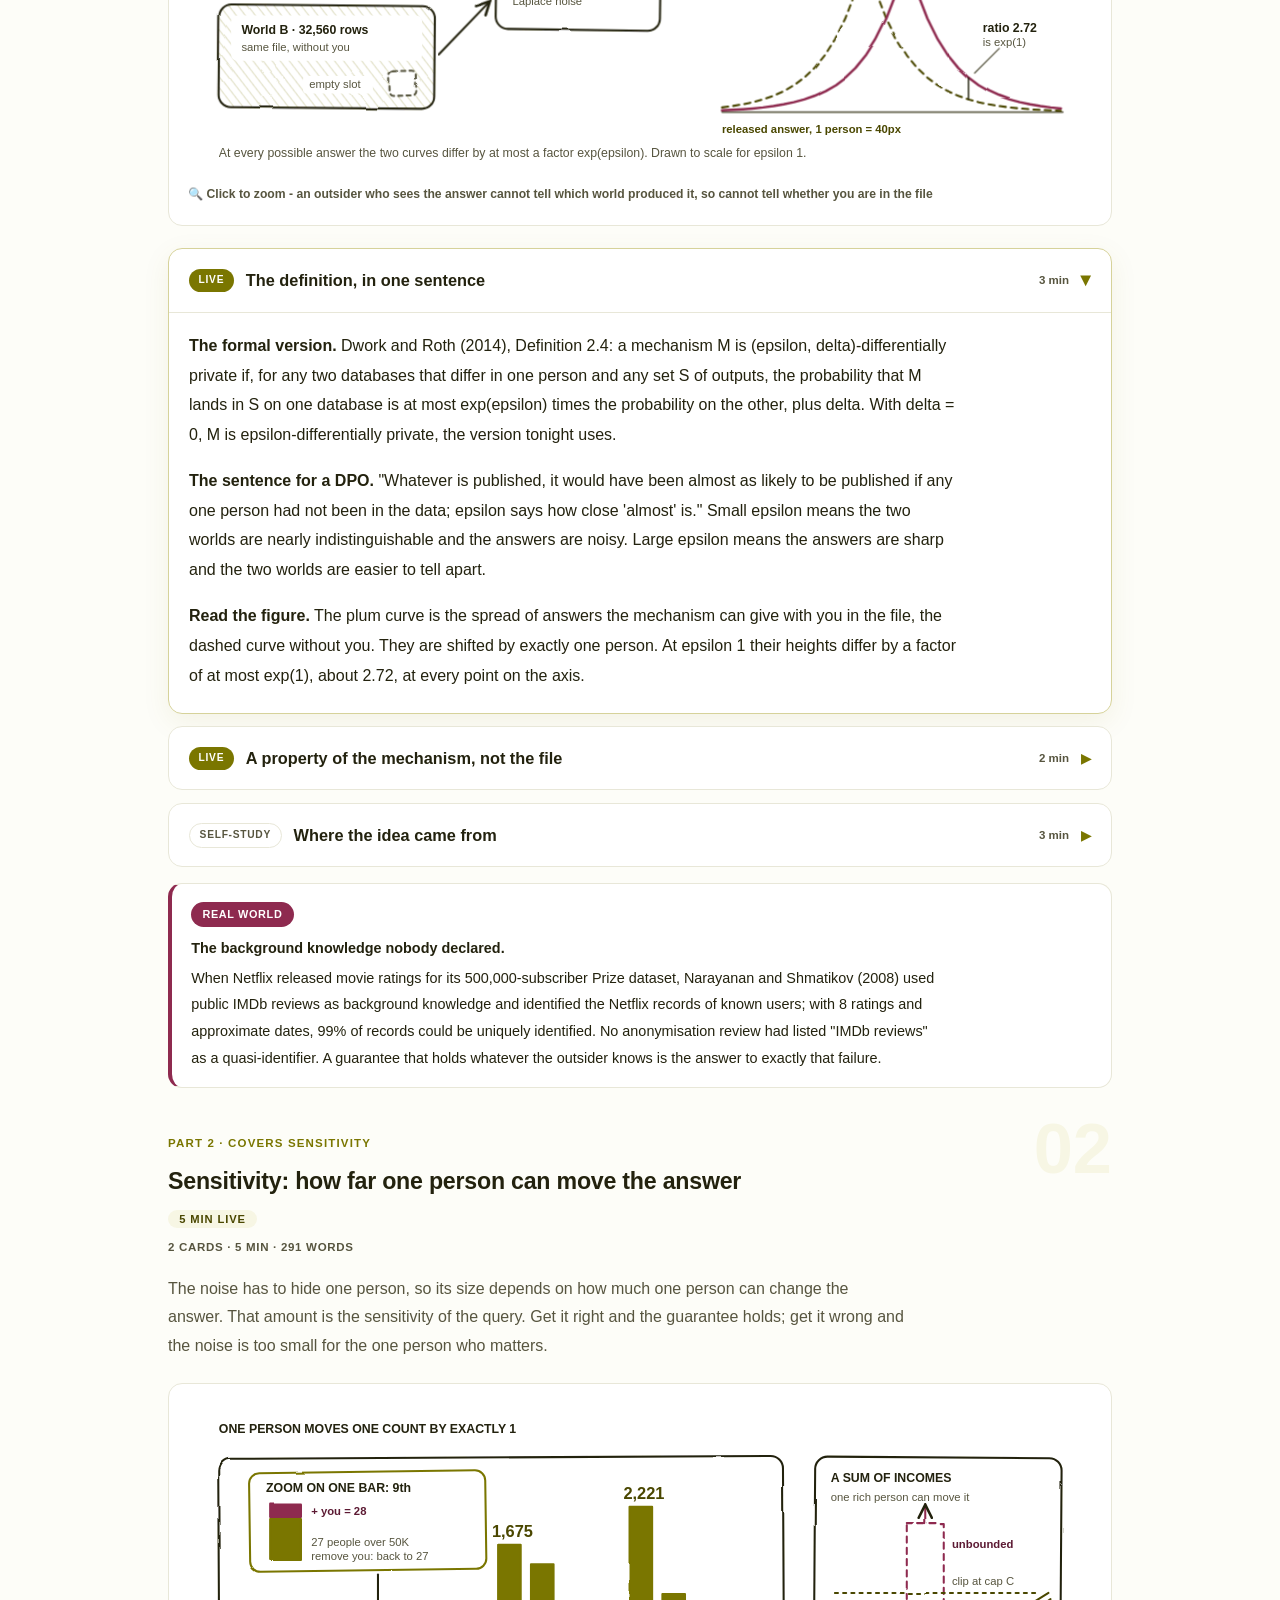
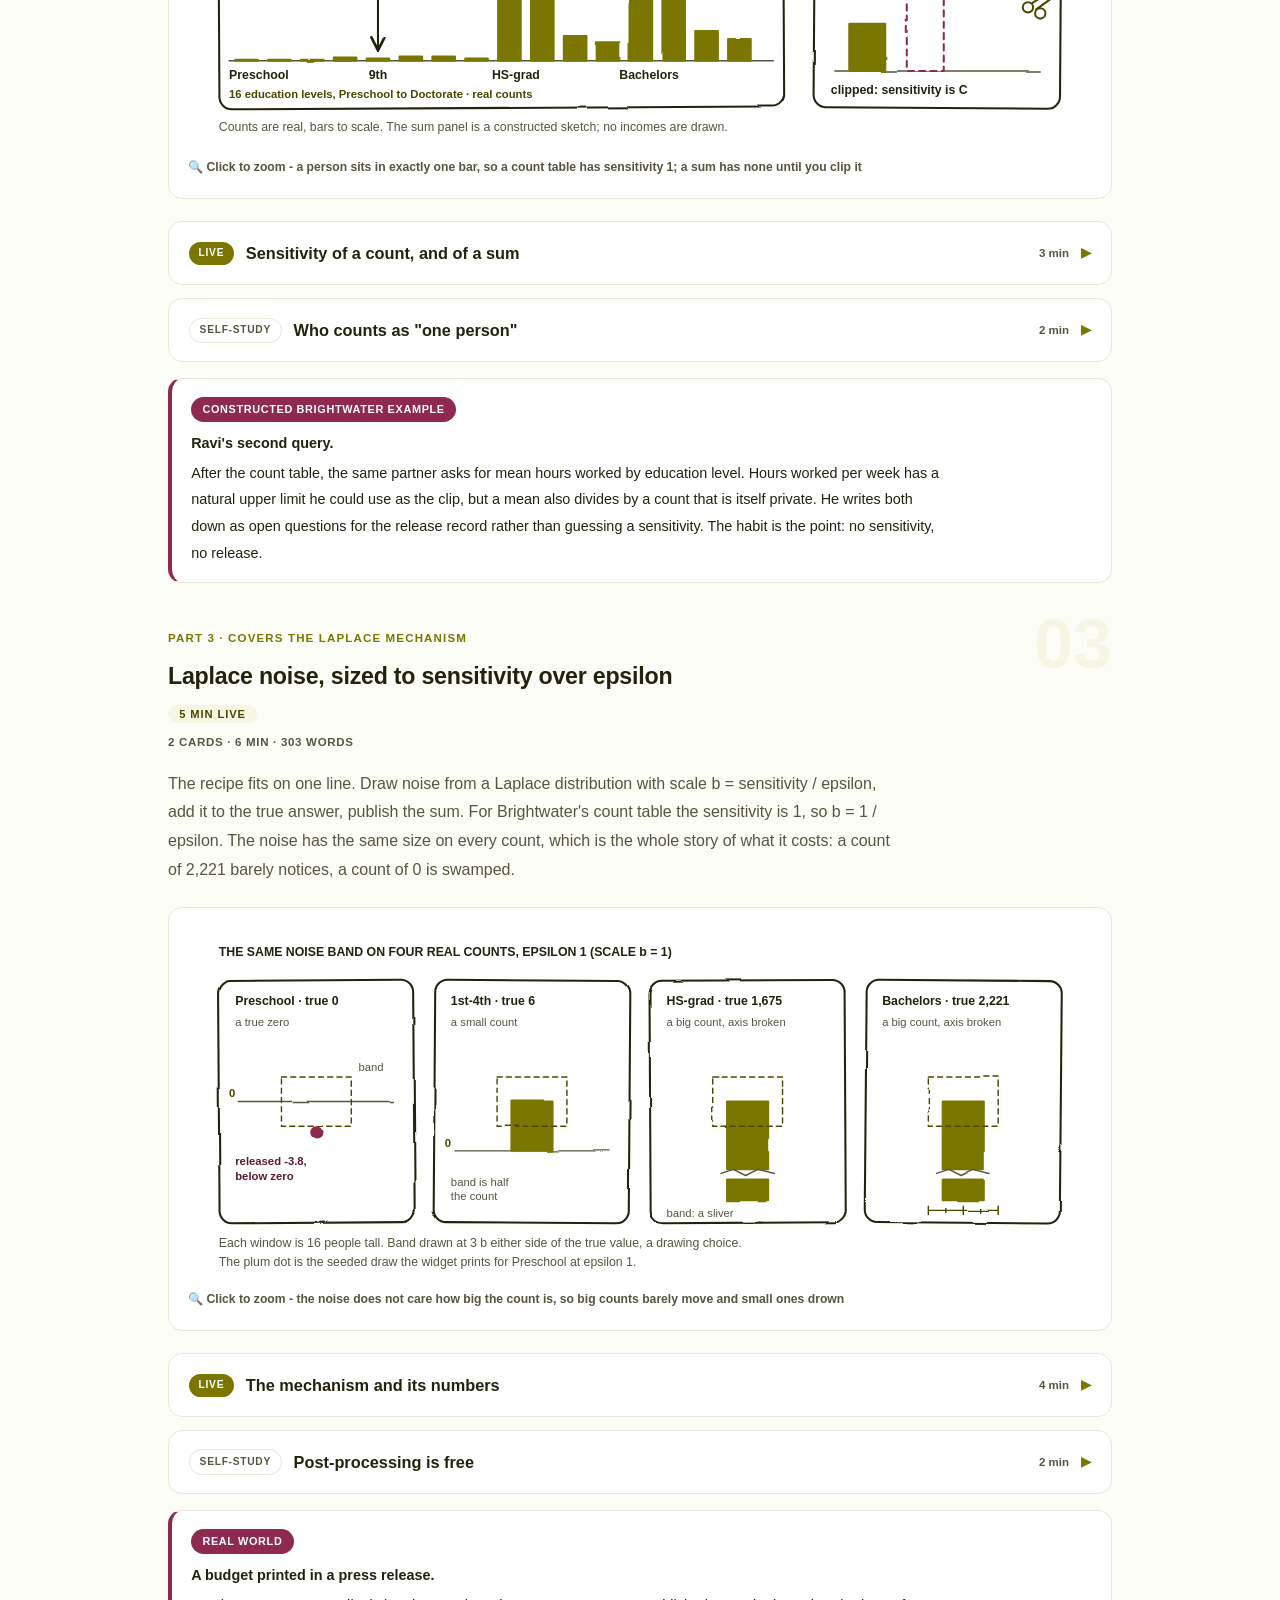
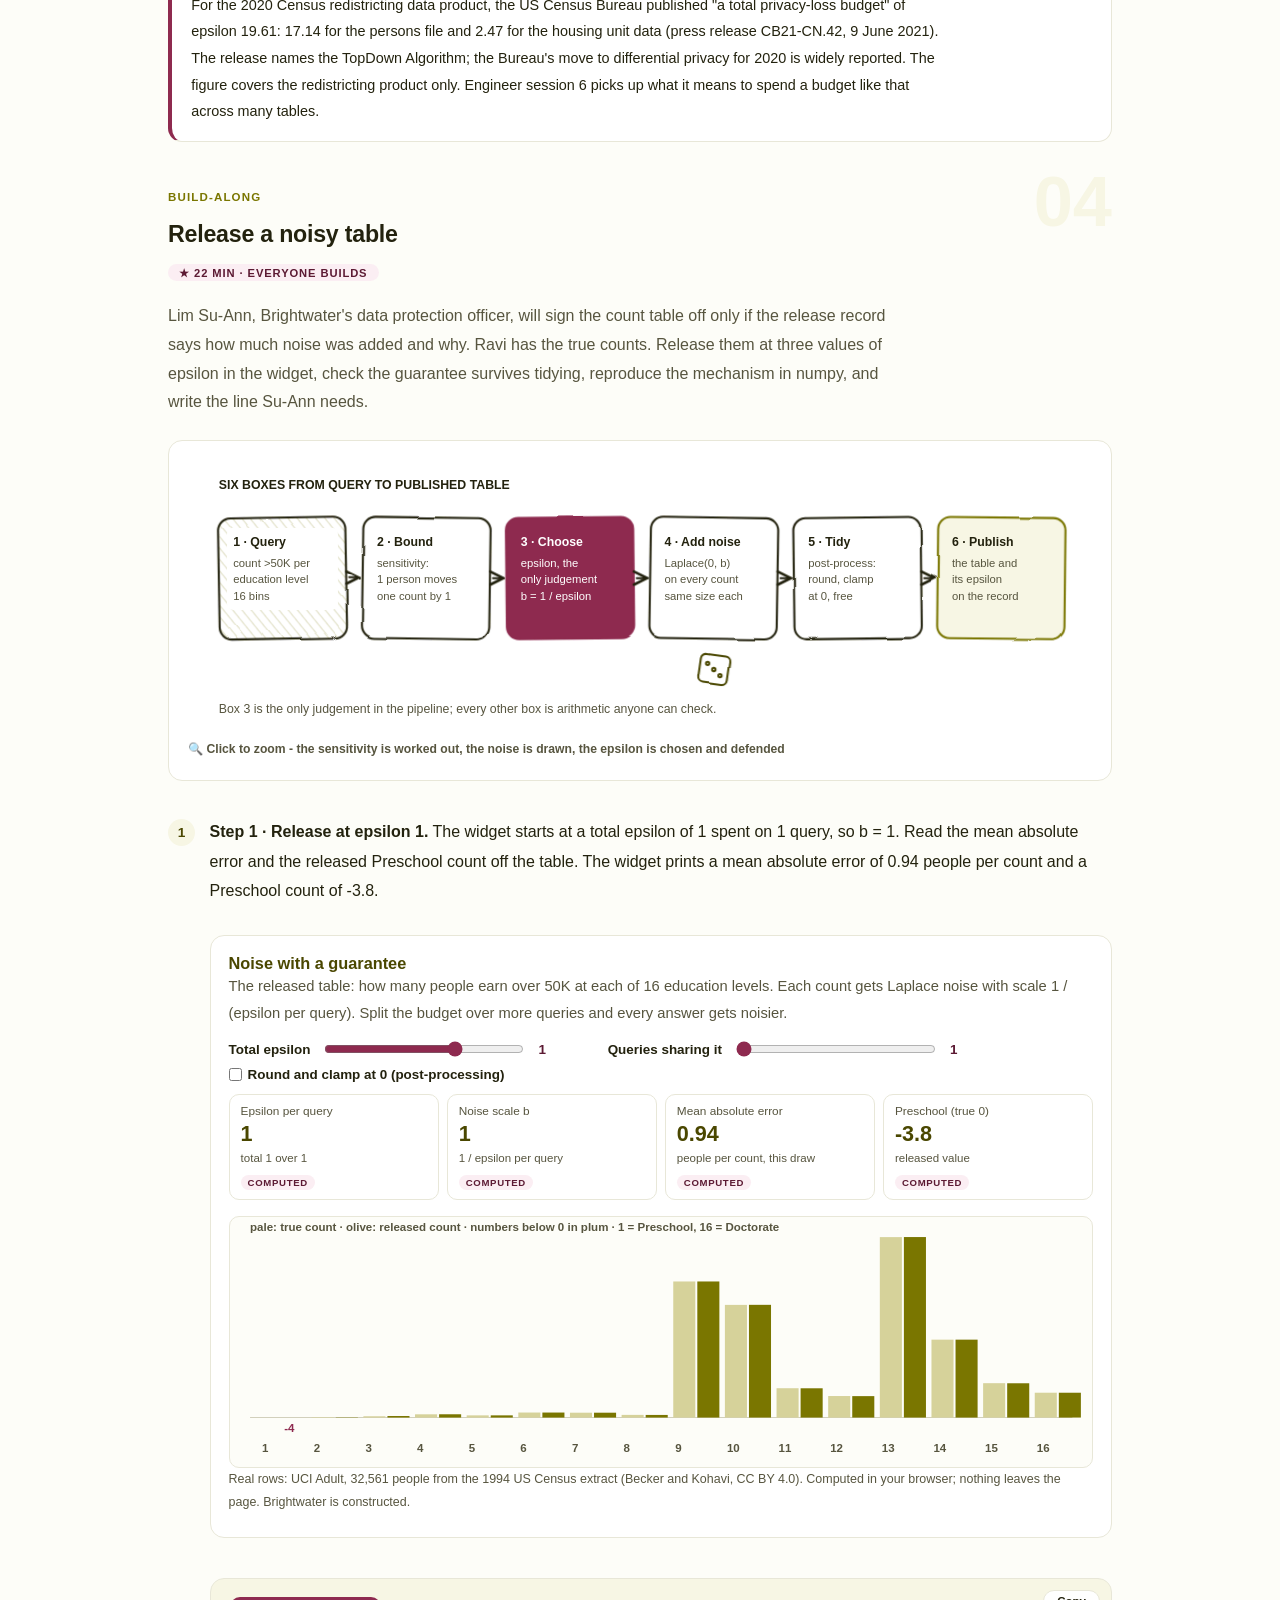
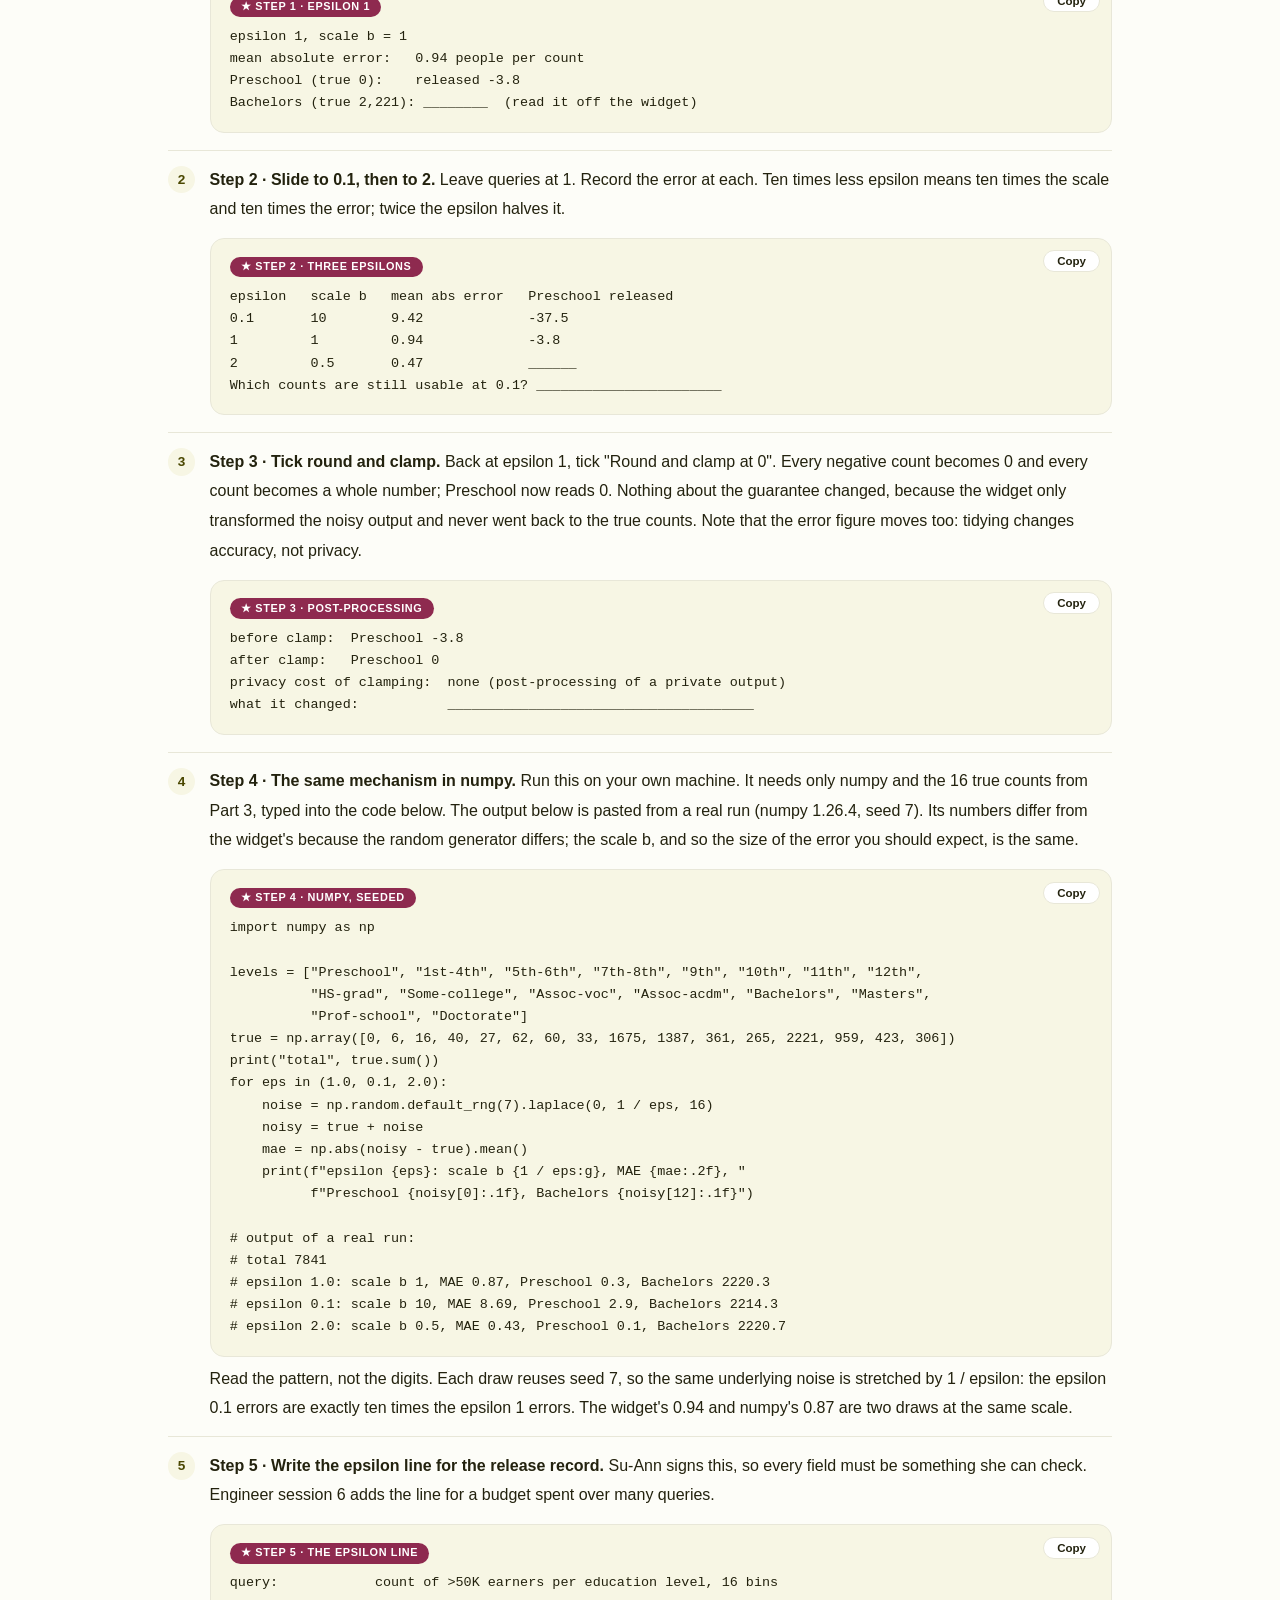
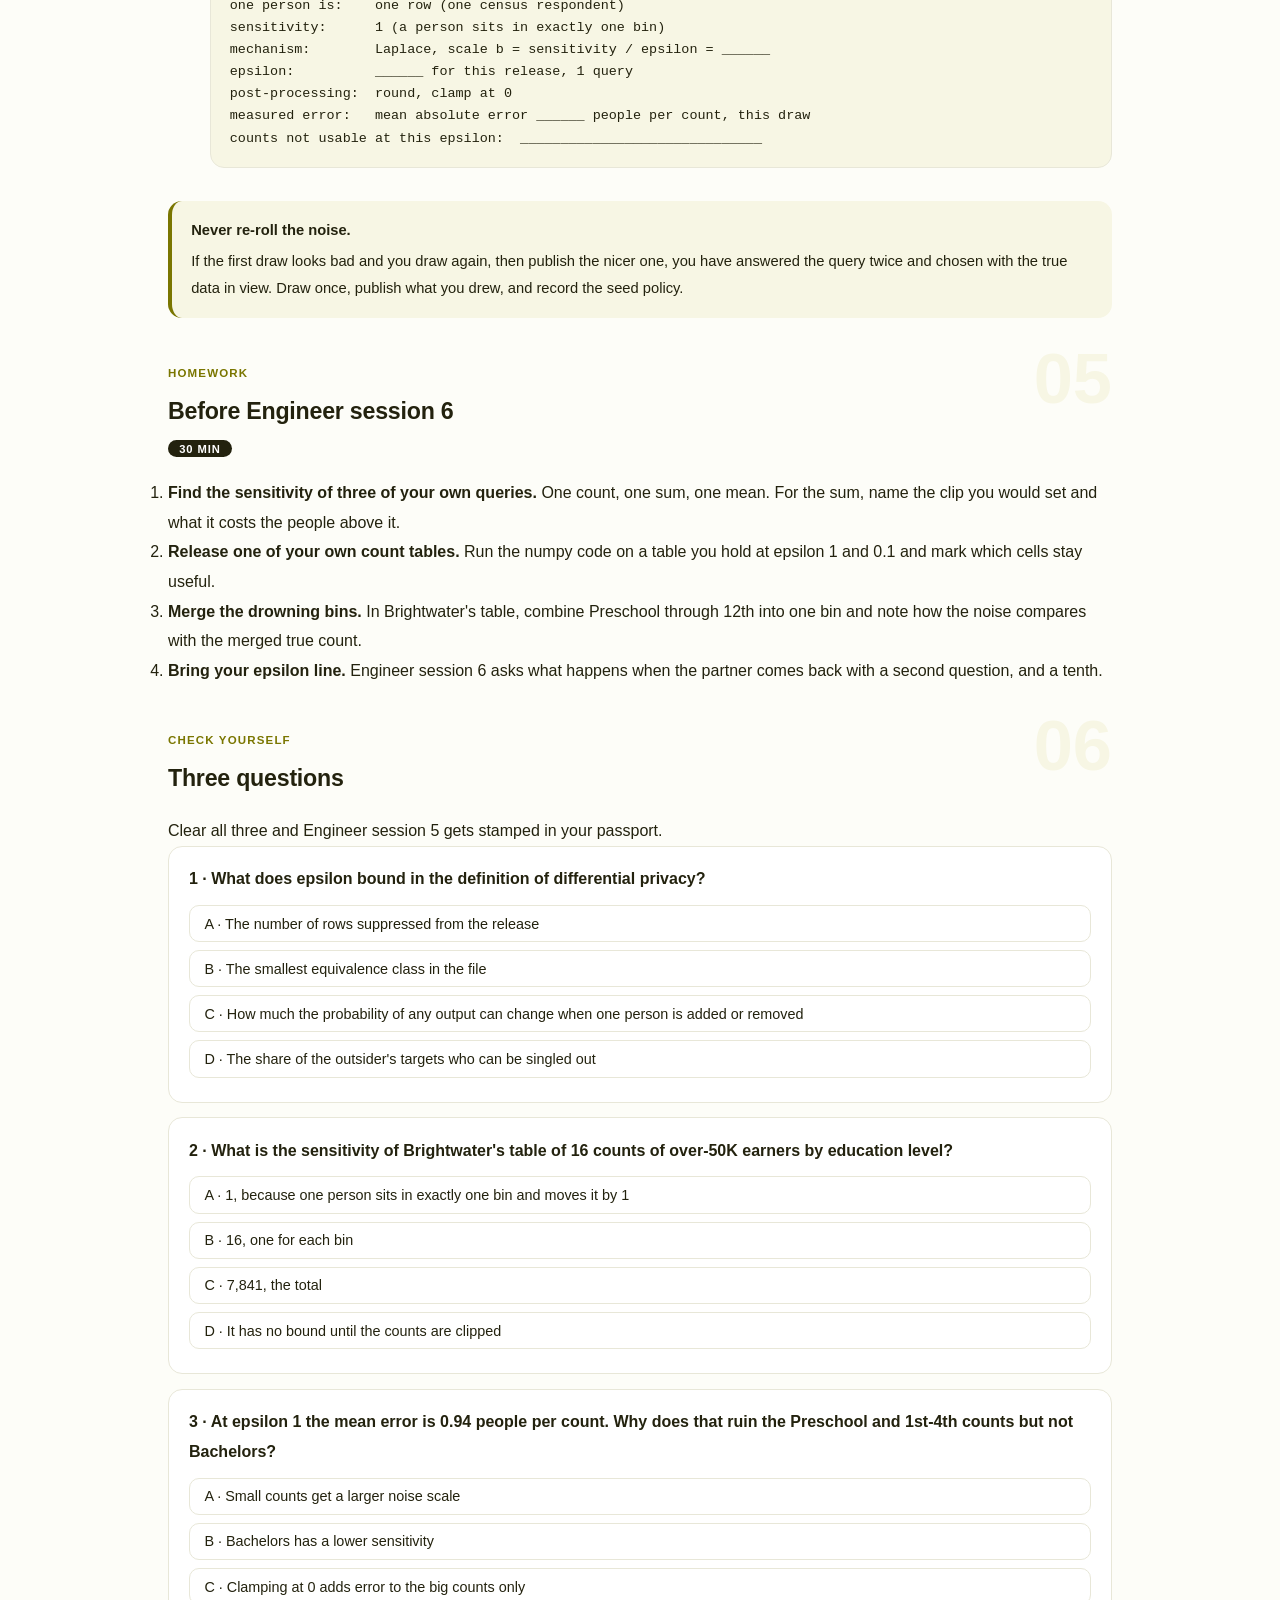
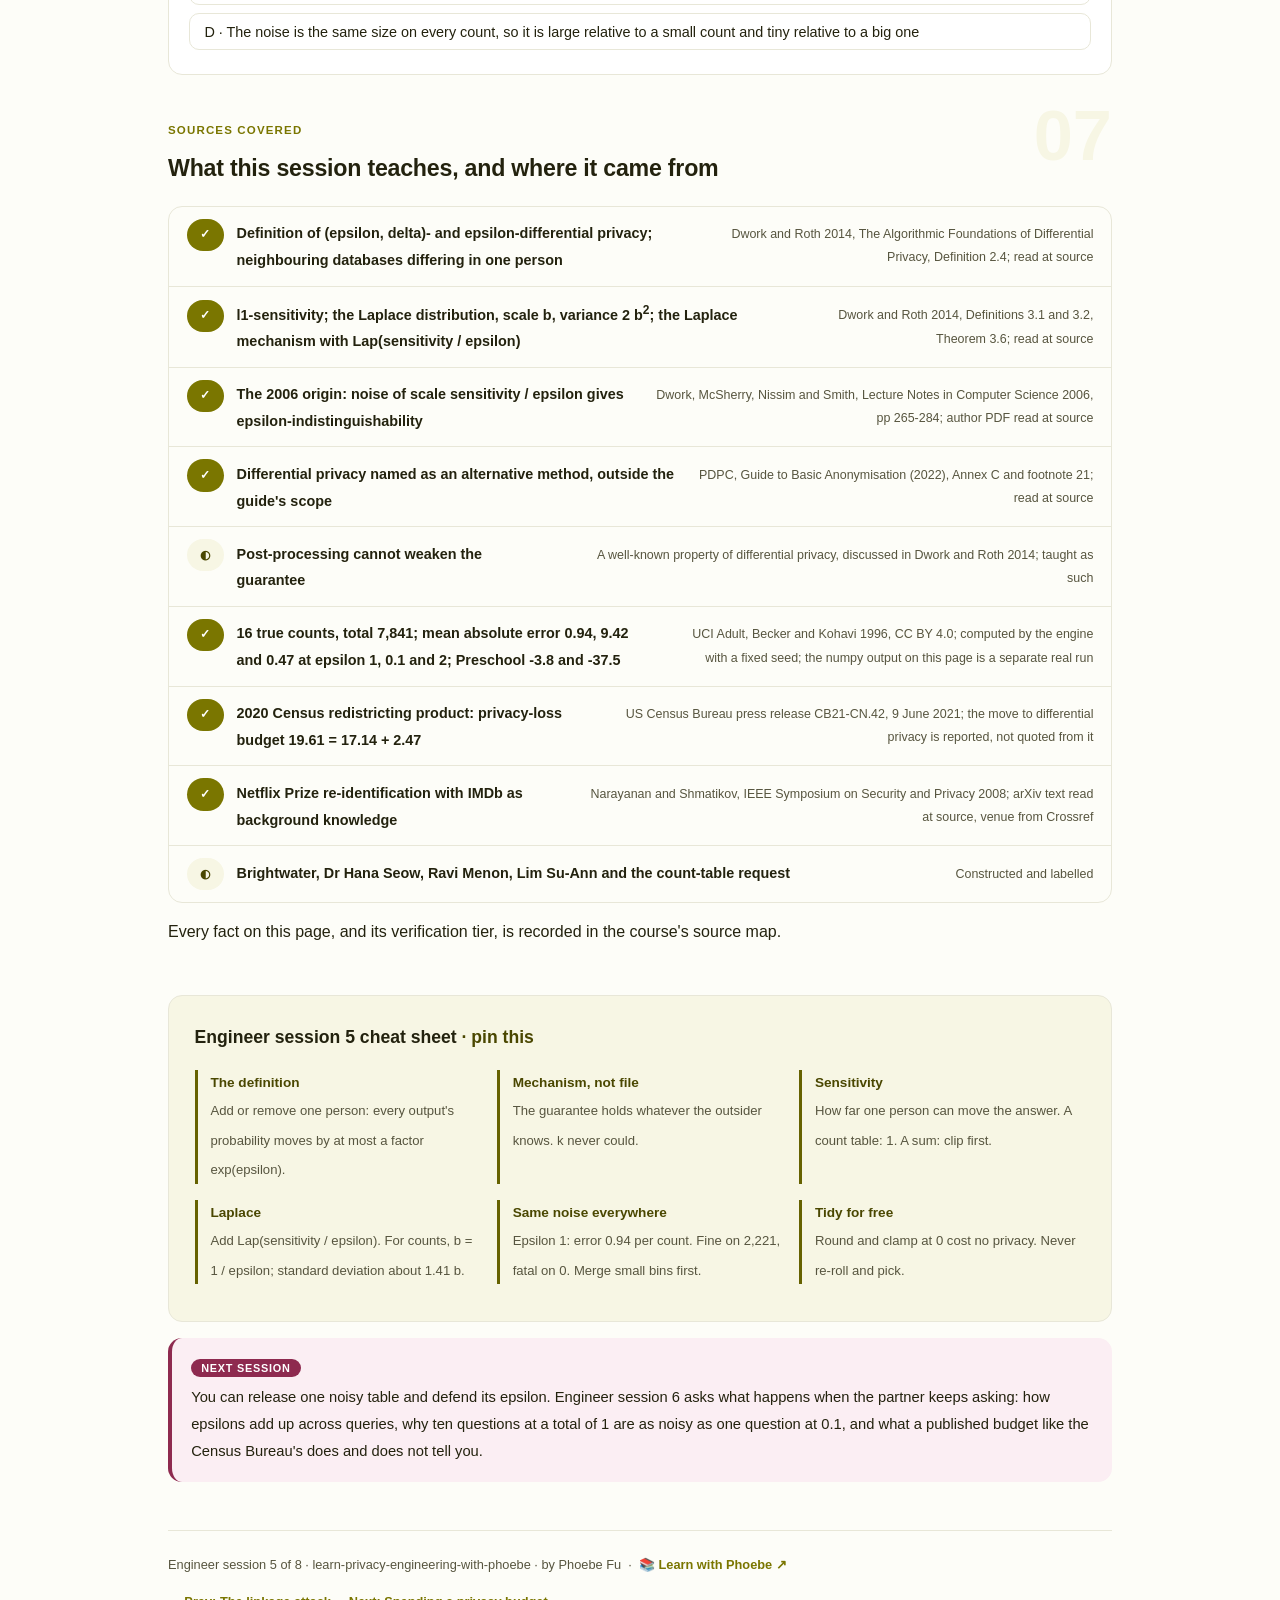
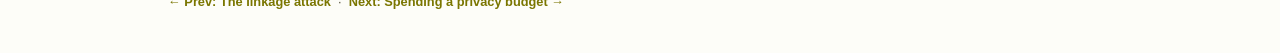
<file: courses/b5-noise-with-a-guarantee.html>
<!DOCTYPE html>
<html lang="en">
<head>
<meta charset="UTF-8">
<meta name="viewport" content="width=device-width, initial-scale=1.0">
<!-- social:start -->
<meta name="description" content="Engineer session 5 of 8. The definition of differential privacy, sensitivity, and the Laplace mechanism, run on real census counts: at epsilon 1 the mean error is 0.94 people per count, and a true count of 0 is released as -3.8.">
<meta property="og:type" content="article">
<meta property="og:site_name" content="Learn with Phoebe">
<meta property="og:title" content="Noise with a guarantee - learn privacy engineering with phoebe">
<meta property="og:description" content="Engineer session 5 of 8. Differential privacy from the definition to a released table: sensitivity, Laplace noise, epsilon, and why small counts drown.">
<meta property="og:url" content="https://phoebefu6.github.io/learn-privacy-engineering-with-phoebe/courses/b5-noise-with-a-guarantee.html">
<meta property="og:image" content="https://phoebefu6.github.io/learn-privacy-engineering-with-phoebe/assets/og-cover.png">
<meta property="og:image:width" content="1200">
<meta property="og:image:height" content="630">
<meta name="twitter:card" content="summary_large_image">
<meta name="twitter:title" content="Noise with a guarantee - learn privacy engineering with phoebe">
<meta name="twitter:description" content="Engineer session 5 of 8. The definition, sensitivity and the Laplace mechanism on 16 real census counts.">
<meta name="twitter:image" content="https://phoebefu6.github.io/learn-privacy-engineering-with-phoebe/assets/og-cover.png">
<!-- social:end -->
<title>Engineer session 5 · Noise with a guarantee - learn privacy engineering with phoebe</title>
<link rel="stylesheet" href="../assets/style.css?v=3">
</head>
<body>

<div class="toolbar">
  <div class="wrap">
    <span class="crumb"><a href="../index.html">learn-privacy-engineering-with-phoebe</a> / Engineer session 5 of 8</span>
    <button class="btn" id="toggle-all" type="button">Expand all</button>
    <button class="btn primary" id="zoom-toggle" type="button">Projector zoom: off</button>
  </div>
</div>

<header class="masthead">
  <div class="wrap">
    <div class="eyebrow">Learn Privacy Engineering with Phoebe · Engineer session 5 of 8</div>
    <h1>Noise with a <span class="accent">guarantee</span></h1>
    <p class="sub">Four sessions of k, l and t all ended the same way: the protection depends on which columns you declared and what the outsider happens to know. Differential privacy makes a different kind of promise. It is a property of the release process, it holds whatever the outsider knows, and its price is a number you choose. Tonight: the definition in plain words, sensitivity, the Laplace mechanism, and a noisy table of real census counts that you release yourself.</p>
    <div class="chip-row">
      <span class="chip level">🟠 Engineer</span>
      <span class="chip audience">Data engineers and analysts who prepare a release</span>
      <span class="chip audience">numpy or the in-page widget</span>
      <span class="chip time">45 min</span>
    </div>
    <div class="agenda">
      <span class="a1" style="flex:1">0-3 · Welcome</span>
      <span class="a2" style="flex:4">3-18 · Definition, sensitivity, Laplace</span>
      <span class="a3" style="flex:5">18-40 · Build-along: release a noisy table</span>
      <span class="a4" style="flex:1">40-45 · Q&amp;A</span>
    </div>
  </div>
</header>

<main class="wrap">

  <section class="section" id="intro">
    <div class="section-kicker">
      <span class="klabel">Part 0</span>
      <h2>Where we start</h2>
    </div>
    <p class="lede">Brightwater's research director, Dr Hana Seow, has a new request from one of the three university partners: they do not want rows at all, only a table of how many people earn over 50K at each education level. Ravi Menon, the data engineer, could publish the true counts. But a count table can still give a person away: compare two tables, one with you and one without, and the difference is you. Tonight you replace "remove the risky rows" with "add calibrated noise", and you measure exactly what that costs. Brightwater and its people are constructed; the 32,561 rows from the UCI Adult extract of the 1994 US Census are real, and so is every count on this page.</p>

    <div class="legend">
      <span class="pill">🎫 Clear all three quiz questions to stamp your passport</span>
      <span class="pill">Live = presented in the 45 minutes</span>
      <span class="pill">Self-study = the full depth, after class</span>
      <span class="pill">★ Build-along = everyone works it through</span>
    </div>

    <div class="callout win">
      <p><strong>★ What you walk out with tonight.</strong> The definition of differential privacy in one sentence you can say to a DPO; the sensitivity of the query you want to release; a noisy table of 16 real counts released at an epsilon you chose, with its measured error; and the epsilon line that goes on the release record.</p>
    </div>
  </section>

  <section class="section" id="part-1">
    <div class="section-kicker">
      <span class="klabel">Part 1 · covers the definition</span>
      <h2>Two worlds, one person apart, nearly the same answers</h2>
      <span class="tag concept">5 min live</span>
    </div>
    <p class="lede">Picture two databases that are identical except for one person: in world A you are in the file, in world B you are not. Run the same release process on both. If the process is differentially private, the answers it can produce come out with almost the same probabilities in both worlds, so nobody looking at the output can tell which world they are in, and so cannot tell whether you are in the data. The word "almost" is made exact by one number, epsilon.</p>

    <figure class="zoomable">
      <svg viewBox="0 0 880 360" xmlns="http://www.w3.org/2000/svg" role="img" aria-label="Two databases on the left. World A holds all 32,561 rows including one person, you, drawn in plum. World B is the same file without you, 32,560 rows, with an empty dashed slot. Both feed the same mechanism box, count then add Laplace noise. On the right, two bell-like Laplace curves of possible released answers: the plum curve, with you, peaks one unit to the right of the dashed curve, without you. At every answer the two heights differ by at most a factor exp(epsilon); at the marked answer the ratio is 2.72, which is exp(1). Drawn to scale for epsilon 1.">
        <defs>
          <filter id="b5aSk" x="-3%" y="-3%" width="106%" height="106%"><feTurbulence type="fractalNoise" baseFrequency="0.02" numOctaves="2" seed="29" result="n"/><feDisplacementMap in="SourceGraphic" in2="n" scale="2.4" xChannelSelector="R" yChannelSelector="G"/></filter>
          <pattern id="b5aHc" patternUnits="userSpaceOnUse" width="7" height="7" patternTransform="rotate(-38)"><line x1="0" y1="0" x2="0" y2="7" stroke="#7A7600" stroke-width="1" opacity=".5"/></pattern>
          <marker id="b5aAr" viewBox="0 0 10 10" refX="9" refY="5" markerWidth="8" markerHeight="8" orient="auto"><path d="M1 1 L9 5 L1 9" fill="none" stroke="#23220E" stroke-width="1.6" stroke-linecap="round"/></marker>
        </defs>
        <style>
          .b5aH { font: 800 12px Inter, sans-serif; fill: #23220E; }
          .b5aL { font: 600 12px Inter, sans-serif; fill: #23220E; }
          .b5aS { font: 400 11px Inter, sans-serif; fill: #57553F; }
          .b5aB { font: 800 11px Inter, sans-serif; fill: #5C1A33; }
          .b5aA { font: 700 11px Inter, sans-serif; fill: #4A4700; }
          .b5aN { font: 400 12px Inter, sans-serif; fill: #57553F; }
        </style>

        <text class="b5aH" x="30" y="28">THE SAME MECHANISM, RUN ON TWO FILES THAT DIFFER BY ONE PERSON</text>

        <g filter="url(#b5aSk)" fill="none" stroke="#23220E" stroke-width="2" stroke-linecap="round" stroke-linejoin="round">
          <rect x="30" y="56" width="210" height="100" rx="12" transform="rotate(-0.6 135 106)" fill="url(#b5aHc)"/>
          <rect x="30" y="196" width="210" height="100" rx="12" transform="rotate(0.5 135 246)" fill="url(#b5aHc)"/>
          <rect x="196" y="120" width="26" height="24" rx="4" transform="rotate(3 209 132)" fill="#8E2A4F" stroke="#8E2A4F"/>
          <rect x="196" y="260" width="26" height="24" rx="4" transform="rotate(-2 209 272)" fill="#FFFFFF" stroke="#57553F" stroke-dasharray="4 4"/>
          <rect x="300" y="130" width="160" height="90" rx="12" transform="rotate(0.8 380 175)" fill="#FFFFFF"/>
          <path d="M244 110 L294 160" marker-end="url(#b5aAr)"/>
          <path d="M244 244 L294 192" marker-end="url(#b5aAr)"/>
          <path d="M464 175 L506 175" marker-end="url(#b5aAr)"/>
          <path d="M520 300 L852 300" stroke="#57553F" stroke-width="1.4"/>
          <path d="M520 295.5 L530 294.2 L540 292.5 L550 290.4 L560 287.7 L570 284.2 L580 279.7 L590 273.9 L600 266.5 L610 257.0 L620 244.8 L630 229.1 L640 209.0 L650 183.2 L660 150.0 L670 183.2 L680 209.0 L690 229.1 L700 244.8 L710 257.0 L720 266.5 L730 273.9 L740 279.7 L750 284.2 L760 287.7 L770 290.4 L780 292.5 L790 294.2 L800 295.5 L810 296.5 L820 297.3 L830 297.9 L840 298.3 L850 298.7" stroke="#4A4700" stroke-dasharray="6 5"/>
          <path d="M520 298.3 L530 297.9 L540 297.3 L550 296.5 L560 295.5 L570 294.2 L580 292.5 L590 290.4 L600 287.7 L610 284.2 L620 279.7 L630 273.9 L640 266.5 L650 257.0 L660 244.8 L670 229.1 L680 209.0 L690 183.2 L700 150.0 L710 183.2 L720 209.0 L730 229.1 L740 244.8 L750 257.0 L760 266.5 L770 273.9 L780 279.7 L790 284.2 L800 287.7 L810 290.4 L820 292.5 L830 294.2 L840 295.5 L850 296.5" stroke="#8E2A4F" stroke-width="2.4"/>
          <path d="M760 266.5 L760 287.7" stroke="#23220E" stroke-width="1.4"/>
          <path d="M790 238 L766 262" stroke="#57553F" stroke-width="1.2"/>
          <!-- doodle: a pair of scales tipping almost level above the mechanism -->
          <path d="M350 112 L410 108 M380 110 L380 96 M350 112 L342 122 M350 112 L358 122 M410 108 L402 118 M410 108 L418 118" stroke="#4A4700"/>
        </g>

        <rect x="42" y="66" width="186" height="44" rx="6" fill="#FFFFFF"/>
        <rect x="134" y="125" width="32" height="17" rx="4" fill="#FFFFFF"/>
        <rect x="112" y="265" width="68" height="17" rx="4" fill="#FFFFFF"/>
        <rect x="42" y="206" width="186" height="44" rx="6" fill="#FFFFFF"/>

        <text class="b5aL" x="52" y="84">World A · 32,561 rows</text>
        <text class="b5aS" x="52" y="101">the real file, you in it</text>
        <text class="b5aB" x="140" y="137">you</text>
        <text class="b5aL" x="52" y="224">World B · 32,560 rows</text>
        <text class="b5aS" x="52" y="241">same file, without you</text>
        <text class="b5aS" x="118" y="277">empty slot</text>

        <text class="b5aH" x="316" y="160">MECHANISM M</text>
        <text class="b5aS" x="316" y="180">count, then add</text>
        <text class="b5aS" x="316" y="196">Laplace noise</text>

        <text class="b5aS" x="560" y="142">without you</text>
        <text class="b5aB" x="708" y="142">with you</text>
        <text class="b5aL" x="774" y="222">ratio 2.72</text>
        <text class="b5aS" x="774" y="236">is exp(1)</text>
        <text class="b5aA" x="520" y="320">released answer, 1 person = 40px</text>

        <text class="b5aN" x="30" y="344">At every possible answer the two curves differ by at most a factor exp(epsilon). Drawn to scale for epsilon 1.</text>
      </svg>
      <figcaption>🔍 Click to zoom - an outsider who sees the answer cannot tell which world produced it, so cannot tell whether you are in the file</figcaption>
    </figure>

    <details class="card" open>
      <summary><span class="mode live">Live</span>The definition, in one sentence<span class="mini">3 min</span><span class="caret">▶</span></summary>
      <div class="body">
        <p><strong>The formal version.</strong> Dwork and Roth (2014), Definition 2.4: a mechanism M is (epsilon, delta)-differentially private if, for any two databases that differ in one person and any set S of outputs, the probability that M lands in S on one database is at most exp(epsilon) times the probability on the other, plus delta. With delta = 0, M is epsilon-differentially private, the version tonight uses.</p>
        <p><strong>The sentence for a DPO.</strong> "Whatever is published, it would have been almost as likely to be published if any one person had not been in the data; epsilon says how close 'almost' is." Small epsilon means the two worlds are nearly indistinguishable and the answers are noisy. Large epsilon means the answers are sharp and the two worlds are easier to tell apart.</p>
        <p><strong>Read the figure.</strong> The plum curve is the spread of answers the mechanism can give with you in the file, the dashed curve without you. They are shifted by exactly one person. At epsilon 1 their heights differ by a factor of at most exp(1), about 2.72, at every point on the axis.</p>
      </div>
    </details>

    <details class="card">
      <summary><span class="mode live">Live</span>A property of the mechanism, not the file<span class="mini">2 min</span><span class="caret">▶</span></summary>
      <div class="body">
        <p><strong>k is about the file.</strong> In Engineer session 4 the linkage attack broke a k = 5 release the moment one undeclared column, workclass, was published exact: k still printed 5, and single matches went from 0 to 22. k is only as good as your guess about which columns an outsider can know.</p>
        <p><strong>Epsilon is about the process.</strong> The definition says nothing about what the outsider knows. It compares the two worlds for every possible output, so it holds against an outsider who knows every other row in the file, a voter roll, a social media profile, or anything else. That is the guarantee in "noise with a guarantee", and it is why the definition is stated about M, never about the table M produced.</p>
        <p><strong>What it does not promise.</strong> It bounds what the output reveals about whether one person took part. It does not stop the release from revealing true facts about groups: if the table shows that degree holders earn more, that is the point of the table, not a leak.</p>
      </div>
    </details>

    <details class="card">
      <summary><span class="mode self">Self-study</span>Where the idea came from<span class="mini">3 min</span><span class="caret">▶</span></summary>
      <div class="body">
        <p><strong>2006.</strong> Dwork, McSherry, Nissim and Smith published the calibrated-noise idea in Lecture Notes in Computer Science (2006, pp 265-284). Their own name for the guarantee is epsilon-indistinguishability, and they show that adding noise of scale sensitivity / epsilon achieves it. The name "differential privacy" and the definition used tonight are from Dwork and Roth's monograph, The Algorithmic Foundations of Differential Privacy (Foundations and Trends in Theoretical Computer Science, 2014).</p>
        <p><strong>Where PDPC stands.</strong> Singapore's Guide to Basic Anonymisation (2022) mentions differential privacy in Annex C as one of the "alternative methods" that "have also emerged", with a one-sentence description in a footnote that names a privacy budget. It does not teach it; the techniques it does teach are k-anonymity based. Whether a differentially private release is still personal data under the PDPA is a legal question: <a href="https://phoebefu6.github.io/learn-pdpa-dnc-with-phoebe/">PDPA and DNC ↗</a> owns it.</p>
      </div>
    </details>

    <div class="callout example">
      <span class="ex-pill">Real world</span>
      <p><strong>The background knowledge nobody declared.</strong> When Netflix released movie ratings for its 500,000-subscriber Prize dataset, Narayanan and Shmatikov (2008) used public IMDb reviews as background knowledge and identified the Netflix records of known users; with 8 ratings and approximate dates, 99% of records could be uniquely identified. No anonymisation review had listed "IMDb reviews" as a quasi-identifier. A guarantee that holds whatever the outsider knows is the answer to exactly that failure.</p>
    </div>
  </section>

  <section class="section" id="part-2">
    <div class="section-kicker">
      <span class="klabel">Part 2 · covers sensitivity</span>
      <h2>Sensitivity: how far one person can move the answer</h2>
      <span class="tag concept">5 min live</span>
    </div>
    <p class="lede">The noise has to hide one person, so its size depends on how much one person can change the answer. That amount is the sensitivity of the query. Get it right and the guarantee holds; get it wrong and the noise is too small for the one person who matters.</p>

    <figure class="zoomable">
      <svg viewBox="0 0 880 334" xmlns="http://www.w3.org/2000/svg" role="img" aria-label="Left panel: a hand-drawn histogram of the 16 real counts of people earning over 50K by education level, from Preschool 0 through HS-grad 1,675 and Bachelors 2,221 to Doctorate 306. A zoom box over the 9th grade bar shows its 27 people with one plum block added on top: you, making 28. Adding or removing one person moves one bar by exactly 1, so the sensitivity of the count table is 1. Right panel, a constructed sketch: a sum of incomes, where one rich person can push the bar up without limit, unless each person's income is clipped at a cap C, which makes the sensitivity C.">
        <defs>
          <filter id="b5bSk" x="-3%" y="-3%" width="106%" height="106%"><feTurbulence type="fractalNoise" baseFrequency="0.02" numOctaves="2" seed="31" result="n"/><feDisplacementMap in="SourceGraphic" in2="n" scale="2.4" xChannelSelector="R" yChannelSelector="G"/></filter>
          <pattern id="b5bHc" patternUnits="userSpaceOnUse" width="7" height="7" patternTransform="rotate(-38)"><line x1="0" y1="0" x2="0" y2="7" stroke="#7A7600" stroke-width="1" opacity=".5"/></pattern>
          <marker id="b5bAr" viewBox="0 0 10 10" refX="9" refY="5" markerWidth="8" markerHeight="8" orient="auto"><path d="M1 1 L9 5 L1 9" fill="none" stroke="#23220E" stroke-width="1.6" stroke-linecap="round"/></marker>
        </defs>
        <style>
          .b5bH { font: 800 12px Inter, sans-serif; fill: #23220E; }
          .b5bL { font: 600 12px Inter, sans-serif; fill: #23220E; }
          .b5bS { font: 400 11px Inter, sans-serif; fill: #57553F; }
          .b5bB { font: 800 11px Inter, sans-serif; fill: #5C1A33; }
          .b5bV { font: 800 16px Inter, sans-serif; fill: #4A4700; }
          .b5bA { font: 700 11px Inter, sans-serif; fill: #4A4700; }
          .b5bN { font: 400 12px Inter, sans-serif; fill: #57553F; }
        </style>

        <text class="b5bH" x="30" y="28">ONE PERSON MOVES ONE COUNT BY EXACTLY 1</text>

        <g filter="url(#b5bSk)" fill="none" stroke="#23220E" stroke-width="2" stroke-linecap="round" stroke-linejoin="round">
          <rect x="30" y="52" width="550" height="244" rx="12" transform="rotate(-0.3 305 174)" fill="#FFFFFF"/>
          <rect x="610" y="52" width="240" height="244" rx="12" transform="rotate(0.4 730 174)" fill="#FFFFFF"/>
          <path d="M40 250 L570 250" stroke="#57553F" stroke-width="1.4"/>
          <rect x="46" y="249" width="22" height="1" fill="#7A7600" stroke="#7A7600"/>
          <rect x="78" y="249" width="22" height="1" fill="#7A7600" stroke="#7A7600"/>
          <rect x="110" y="249" width="22" height="1" fill="#7A7600" stroke="#7A7600"/>
          <rect x="142" y="247" width="22" height="3" fill="#7A7600" stroke="#7A7600"/>
          <rect x="174" y="248" width="22" height="2" fill="#7A7600" stroke="#7A7600"/>
          <rect x="206" y="246" width="22" height="4" fill="#7A7600" stroke="#7A7600"/>
          <rect x="238" y="246" width="22" height="4" fill="#7A7600" stroke="#7A7600"/>
          <rect x="270" y="248" width="22" height="2" fill="#7A7600" stroke="#7A7600"/>
          <rect x="302" y="137" width="22" height="113" fill="#7A7600" stroke="#7A7600"/>
          <rect x="334" y="156" width="22" height="94" fill="#7A7600" stroke="#7A7600"/>
          <rect x="366" y="226" width="22" height="24" fill="#7A7600" stroke="#7A7600"/>
          <rect x="398" y="232" width="22" height="18" fill="#7A7600" stroke="#7A7600"/>
          <rect x="430" y="100" width="22" height="150" fill="#7A7600" stroke="#7A7600"/>
          <rect x="462" y="185" width="22" height="65" fill="#7A7600" stroke="#7A7600"/>
          <rect x="494" y="221" width="22" height="29" fill="#7A7600" stroke="#7A7600"/>
          <rect x="526" y="229" width="22" height="21" fill="#7A7600" stroke="#7A7600"/>
          <rect x="60" y="66" width="230" height="96" rx="10" transform="rotate(-0.8 175 114)" fill="#FFFFFF" stroke="#7A7600"/>
          <rect x="80" y="112" width="30" height="40" fill="#7A7600" stroke="#7A7600"/>
          <rect x="80" y="98" width="30" height="12" fill="#8E2A4F" stroke="#8E2A4F"/>
          <path d="M185 166 L185 240" marker-end="url(#b5bAr)"/>
          <path d="M630 260 L830 260" stroke="#57553F" stroke-width="1.4"/>
          <rect x="644" y="214" width="36" height="46" fill="#7A7600" stroke="#7A7600"/>
          <rect x="700" y="116" width="36" height="144" fill="#FFFFFF" stroke="#8E2A4F" stroke-dasharray="6 5"/>
          <path d="M718 116 L718 98" stroke="#8E2A4F" marker-end="url(#b5bAr)"/>
          <path d="M630 184 L830 184" stroke="#4A4700" stroke-dasharray="3 5"/>
          <!-- doodle: scissors at the cap line -->
          <circle cx="818" cy="198" r="5" stroke="#4A4700"/>
          <circle cx="830" cy="204" r="5" stroke="#4A4700"/>
          <path d="M822 194 L838 184 M826 200 L840 190" stroke="#4A4700"/>
        </g>

        <text class="b5bH" x="76" y="86">ZOOM ON ONE BAR: 9th</text>
        <text class="b5bB" x="120" y="108">+ you = 28</text>
        <text class="b5bS" x="120" y="138">27 people over 50K</text>
        <text class="b5bS" x="120" y="152">remove you: back to 27</text>

        <text class="b5bV" x="296" y="130">1,675</text>
        <text class="b5bV" x="424" y="93">2,221</text>

        <text class="b5bL" x="40" y="268">Preschool</text>
        <text class="b5bL" x="176" y="268">9th</text>
        <text class="b5bL" x="296" y="268">HS-grad</text>
        <text class="b5bL" x="420" y="268">Bachelors</text>
        <text class="b5bA" x="40" y="286">16 education levels, Preschool to Doctorate · real counts</text>

        <text class="b5bH" x="626" y="76">A SUM OF INCOMES</text>
        <text class="b5bS" x="626" y="94">one rich person can move it</text>
        <text class="b5bB" x="744" y="140">unbounded</text>
        <text class="b5bS" x="744" y="176">clip at cap C</text>
        <text class="b5bL" x="626" y="282">clipped: sensitivity is C</text>

        <text class="b5bN" x="30" y="318">Counts are real, bars to scale. The sum panel is a constructed sketch; no incomes are drawn.</text>
      </svg>
      <figcaption>🔍 Click to zoom - a person sits in exactly one bar, so a count table has sensitivity 1; a sum has none until you clip it</figcaption>
    </figure>

    <details class="card">
      <summary><span class="mode live">Live</span>Sensitivity of a count, and of a sum<span class="mini">3 min</span><span class="caret">▶</span></summary>
      <div class="body">
        <p><strong>The definition.</strong> Dwork and Roth, Definition 3.1: the l1-sensitivity of a query is the largest change in its answer, summed over every output number, between any two databases that differ in one person. It is a property of the query, worked out before you look at the data.</p>
        <p><strong>A count has sensitivity 1.</strong> Brightwater's query is the number of people over 50K at each of 16 education levels. Each person has exactly one education level, so adding or removing one person changes one of the 16 counts by 1 and leaves the other 15 alone. The whole table has sensitivity 1.</p>
        <p><strong>A sum of incomes has no bound.</strong> UCI Adult has a capital gain column. If the partner asked for total capital gain by education level, one person with an enormous gain could move a total by any amount, so no finite noise hides them. The fix is clipping: before summing, cap every person's value at a limit C you set in advance (values above C count as C). Now one person moves a total by at most C, the sensitivity is C, and the noise can be sized to it. Clipping changes the answer for the people above the cap; that bias is the price, and it goes on the release record.</p>
      </div>
    </details>

    <details class="card">
      <summary><span class="mode self">Self-study</span>Who counts as "one person"<span class="mini">2 min</span><span class="caret">▶</span></summary>
      <div class="body">
        <p>The census extract has one row per person, so "differ in one person" and "differ in one row" are the same thing here. In event data they are not: a customer with 300 transactions is 300 rows. If the sensitivity is worked out per row, the guarantee protects one transaction, not the customer. Engineer session 6 takes this up as the unit of privacy; for tonight, check that one row is one person before you write "sensitivity 1".</p>
      </div>
    </details>

    <div class="callout example">
      <span class="ex-pill">Constructed Brightwater example</span>
      <p><strong>Ravi's second query.</strong> After the count table, the same partner asks for mean hours worked by education level. Hours worked per week has a natural upper limit he could use as the clip, but a mean also divides by a count that is itself private. He writes both down as open questions for the release record rather than guessing a sensitivity. The habit is the point: no sensitivity, no release.</p>
    </div>
  </section>

  <section class="section" id="part-3">
    <div class="section-kicker">
      <span class="klabel">Part 3 · covers the Laplace mechanism</span>
      <h2>Laplace noise, sized to sensitivity over epsilon</h2>
      <span class="tag concept">5 min live</span>
    </div>
    <p class="lede">The recipe fits on one line. Draw noise from a Laplace distribution with scale b = sensitivity / epsilon, add it to the true answer, publish the sum. For Brightwater's count table the sensitivity is 1, so b = 1 / epsilon. The noise has the same size on every count, which is the whole story of what it costs: a count of 2,221 barely notices, a count of 0 is swamped.</p>

    <figure class="zoomable">
      <svg viewBox="0 0 880 342" xmlns="http://www.w3.org/2000/svg" role="img" aria-label="Four columns, each a zoom window 16 people tall around one real count. Preschool, true 0. 1st-4th, true 6. HS-grad, true 1,675, axis broken. Bachelors, true 2,221, axis broken. In every column the same noise band, 3 b either side of the true value at epsilon 1, is drawn at the same width. In the Preschool column a plum dot marks the released value of the seeded draw, -3.8, below zero.">
        <defs>
          <filter id="b5cSk" x="-3%" y="-3%" width="106%" height="106%"><feTurbulence type="fractalNoise" baseFrequency="0.02" numOctaves="2" seed="37" result="n"/><feDisplacementMap in="SourceGraphic" in2="n" scale="2.4" xChannelSelector="R" yChannelSelector="G"/></filter>
          <pattern id="b5cHc" patternUnits="userSpaceOnUse" width="7" height="7" patternTransform="rotate(-38)"><line x1="0" y1="0" x2="0" y2="7" stroke="#7A7600" stroke-width="1" opacity=".5"/></pattern>
          <marker id="b5cAr" viewBox="0 0 10 10" refX="9" refY="5" markerWidth="8" markerHeight="8" orient="auto"><path d="M1 1 L9 5 L1 9" fill="none" stroke="#23220E" stroke-width="1.6" stroke-linecap="round"/></marker>
        </defs>
        <style>
          .b5cH { font: 800 12px Inter, sans-serif; fill: #23220E; }
          .b5cL { font: 600 12px Inter, sans-serif; fill: #23220E; }
          .b5cS { font: 400 11px Inter, sans-serif; fill: #57553F; }
          .b5cB { font: 800 11px Inter, sans-serif; fill: #5C1A33; }
          .b5cA { font: 700 11px Inter, sans-serif; fill: #4A4700; }
          .b5cN { font: 400 12px Inter, sans-serif; fill: #57553F; }
        </style>

        <text class="b5cH" x="30" y="28">THE SAME NOISE BAND ON FOUR REAL COUNTS, EPSILON 1 (SCALE b = 1)</text>

        <g filter="url(#b5cSk)" fill="none" stroke="#23220E" stroke-width="2" stroke-linecap="round" stroke-linejoin="round">
          <rect x="30" y="52" width="190" height="236" rx="12" transform="rotate(-0.4 125 170)" fill="#FFFFFF"/>
          <rect x="240" y="52" width="190" height="236" rx="12" transform="rotate(0.4 335 170)" fill="#FFFFFF"/>
          <rect x="450" y="52" width="190" height="236" rx="12" transform="rotate(-0.3 545 170)" fill="#FFFFFF"/>
          <rect x="660" y="52" width="190" height="236" rx="12" transform="rotate(0.5 755 170)" fill="#FFFFFF"/>

          
          
          
          

          <path d="M50 170 L200 170" stroke="#57553F" stroke-width="1.4"/>
          <path d="M260 218 L410 218" stroke="#57553F" stroke-width="1.4"/>
          <rect x="315" y="170" width="40" height="48" fill="#7A7600" stroke="#7A7600"/>
          <rect x="525" y="170" width="40" height="66" fill="#7A7600" stroke="#7A7600"/>
          <path d="M519 240 L531 236 L543 242 L555 236 L571 240" stroke="#57553F" stroke-width="1.4"/>
          <rect x="525" y="246" width="40" height="20" fill="#7A7600" stroke="#7A7600"/>
          <rect x="735" y="170" width="40" height="66" fill="#7A7600" stroke="#7A7600"/>
          <path d="M729 240 L741 236 L753 242 L765 236 L781 240" stroke="#57553F" stroke-width="1.4"/>
          <rect x="735" y="246" width="40" height="20" fill="#7A7600" stroke="#7A7600"/>

          <path d="M91 146 h68 v48 h-68 Z" stroke="#4A4700" stroke-width="1.4" stroke-dasharray="5 4"/>
          <path d="M301 146 h68 v48 h-68 Z" stroke="#4A4700" stroke-width="1.4" stroke-dasharray="5 4"/>
          <path d="M511 146 h68 v48 h-68 Z" stroke="#4A4700" stroke-width="1.4" stroke-dasharray="5 4"/>
          <path d="M721 146 h68 v48 h-68 Z" stroke="#4A4700" stroke-width="1.4" stroke-dasharray="5 4"/>

          <circle cx="125" cy="200" r="5" fill="#8E2A4F" stroke="#8E2A4F"/>
          <!-- doodle: a ruler under the Bachelors column, the same band width everywhere -->
          <path d="M721 276 L789 276 M721 272 L721 280 M738 274 L738 278 M755 272 L755 280 M772 274 L772 278 M789 272 L789 280" stroke="#4A4700" stroke-width="1.4"/>
        </g>

        <text class="b5cL" x="46" y="76">Preschool · true 0</text>
        <text class="b5cL" x="256" y="76">1st-4th · true 6</text>
        <text class="b5cL" x="466" y="76">HS-grad · true 1,675</text>
        <text class="b5cL" x="676" y="76">Bachelors · true 2,221</text>

        <text class="b5cS" x="46" y="96">a true zero</text>
        <text class="b5cS" x="256" y="96">a small count</text>
        <text class="b5cS" x="466" y="96">a big count, axis broken</text>
        <text class="b5cS" x="676" y="96">a big count, axis broken</text>

        <text class="b5cA" x="40" y="166">0</text>
        <text class="b5cA" x="250" y="214">0</text>
        <text class="b5cS" x="166" y="140">band</text>
        <text class="b5cB" x="46" y="232">released -3.8,</text>
        <text class="b5cB" x="46" y="246">below zero</text>
        <text class="b5cS" x="256" y="252">band is half</text>
        <text class="b5cS" x="256" y="266">the count</text>
        <text class="b5cS" x="466" y="282">band: a sliver</text>

        <text class="b5cN" x="30" y="312">Each window is 16 people tall. Band drawn at 3 b either side of the true value, a drawing choice.</text>
        <text class="b5cN" x="30" y="330">The plum dot is the seeded draw the widget prints for Preschool at epsilon 1.</text>
      </svg>
      <figcaption>🔍 Click to zoom - the noise does not care how big the count is, so big counts barely move and small ones drown</figcaption>
    </figure>

    <details class="card">
      <summary><span class="mode live">Live</span>The mechanism and its numbers<span class="mini">4 min</span><span class="caret">▶</span></summary>
      <div class="body">
        <p><strong>The theorem.</strong> Dwork and Roth, Theorem 3.6: adding noise drawn from Lap(sensitivity / epsilon) to each output preserves (epsilon, 0)-differential privacy. The Laplace distribution with scale b is a sharp peak at zero with exponential tails; its variance is 2 b<sup>2</sup>, so its standard deviation is about 1.41 b. The 2006 paper loosely calls b itself the standard deviation; teach b as the scale.</p>
        <p><strong>Brightwater's table, measured.</strong> The 16 true counts of over-50K earners, Preschool 0 through Doctorate 306, total 7,841. With the seeded draw the widget uses:</p>
        <ul>
          <li>Epsilon 1, b = 1: mean absolute error 0.94 people per count; Preschool released as -3.8.</li>
          <li>Epsilon 0.1, b = 10: mean absolute error 9.42; Preschool released as -37.5.</li>
          <li>Epsilon 2, b = 0.5: mean absolute error 0.47.</li>
        </ul>
        <p><strong>Same error, different damage.</strong> An error of about one person is nothing on Bachelors' 2,221 and a lot on 1st-4th's 6. At epsilon 0.1 the small counts are pure noise: a released -37.5 for a true 0 says nothing about Preschool at all. Before choosing epsilon, ask which counts the partner needs to be right; if they are the small ones, noise is the wrong tool, or the bins must be merged first.</p>
      </div>
    </details>

    <details class="card">
      <summary><span class="mode self">Self-study</span>Post-processing is free<span class="mini">2 min</span><span class="caret">▶</span></summary>
      <div class="body">
        <p>A released -3.8 people looks broken. Round it, clamp it at 0, make the counts whole numbers: none of this weakens the guarantee, because anything you compute from a differentially private output without going back to the data is just as private. This is a well-known property of differential privacy, and Dwork and Roth discuss it as post-processing. Two cautions. First, post-processing must not look at the true data: "clamp at 0 unless the true count is positive" leaks. Second, clamping changes the error: every negative becomes 0, which nudges small counts upward on average. Publish the table and say which post-processing you applied.</p>
      </div>
    </details>

    <div class="callout example">
      <span class="ex-pill">Real world</span>
      <p><strong>A budget printed in a press release.</strong> For the 2020 Census redistricting data product, the US Census Bureau published "a total privacy-loss budget" of epsilon 19.61: 17.14 for the persons file and 2.47 for the housing unit data (press release CB21-CN.42, 9 June 2021). The release names the TopDown Algorithm; the Bureau's move to differential privacy for 2020 is widely reported. The figure covers the redistricting product only. Engineer session 6 picks up what it means to spend a budget like that across many tables.</p>
    </div>
  </section>

  <section class="section" id="demo-1">
    <div class="section-kicker">
      <span class="klabel">Build-along</span>
      <h2>Release a noisy table</h2>
      <span class="tag demo">★ 22 min · everyone builds</span>
    </div>
    <p class="lede">Lim Su-Ann, Brightwater's data protection officer, will sign the count table off only if the release record says how much noise was added and why. Ravi has the true counts. Release them at three values of epsilon in the widget, check the guarantee survives tidying, reproduce the mechanism in numpy, and write the line Su-Ann needs.</p>

    <figure class="zoomable">
      <svg viewBox="0 0 880 262" xmlns="http://www.w3.org/2000/svg" role="img" aria-label="Six hand-drawn boxes in a row joined by arrows: 1 query, count over 50K per education level, 16 bins; 2 bound, sensitivity, one person moves one count by 1; 3 choose epsilon, the only judgement, b = 1 / epsilon, drawn in plum; 4 add Laplace(0, b) noise to every count; 5 tidy, round and clamp at 0, free; 6 publish the table with its epsilon line on the record.">
        <defs>
          <filter id="b5dSk" x="-3%" y="-3%" width="106%" height="106%"><feTurbulence type="fractalNoise" baseFrequency="0.02" numOctaves="2" seed="41" result="n"/><feDisplacementMap in="SourceGraphic" in2="n" scale="2.4" xChannelSelector="R" yChannelSelector="G"/></filter>
          <pattern id="b5dHc" patternUnits="userSpaceOnUse" width="7" height="7" patternTransform="rotate(-38)"><line x1="0" y1="0" x2="0" y2="7" stroke="#7A7600" stroke-width="1" opacity=".5"/></pattern>
          <marker id="b5dAr" viewBox="0 0 10 10" refX="9" refY="5" markerWidth="8" markerHeight="8" orient="auto"><path d="M1 1 L9 5 L1 9" fill="none" stroke="#23220E" stroke-width="1.6" stroke-linecap="round"/></marker>
        </defs>
        <style>
          .b5dH { font: 800 12px Inter, sans-serif; fill: #23220E; }
          .b5dL { font: 600 12px Inter, sans-serif; fill: #23220E; }
          .b5dS { font: 400 11px Inter, sans-serif; fill: #57553F; }
          .b5dW { font: 800 12px Inter, sans-serif; fill: #FFFFFF; }
          .b5dV { font: 400 11px Inter, sans-serif; fill: #FFFFFF; }
          .b5dN { font: 400 12px Inter, sans-serif; fill: #57553F; }
        </style>

        <text class="b5dH" x="30" y="28">SIX BOXES FROM QUERY TO PUBLISHED TABLE</text>

        <g filter="url(#b5dSk)" fill="none" stroke="#23220E" stroke-width="2" stroke-linecap="round" stroke-linejoin="round">
          <rect x="30" y="56" width="124" height="118" rx="12" transform="rotate(-1 92 115)" fill="url(#b5dHc)"/>
          <rect x="170" y="56" width="124" height="118" rx="12" transform="rotate(0.8 232 115)" fill="#FFFFFF"/>
          <rect x="310" y="56" width="124" height="118" rx="12" transform="rotate(-0.6 372 115)" fill="#8E2A4F" stroke="#8E2A4F"/>
          <rect x="450" y="56" width="124" height="118" rx="12" transform="rotate(0.9 512 115)" fill="#FFFFFF"/>
          <rect x="590" y="56" width="124" height="118" rx="12" transform="rotate(-0.7 652 115)" fill="#FFFFFF"/>
          <rect x="730" y="56" width="124" height="118" rx="12" transform="rotate(0.6 792 115)" fill="#F7F6E4" stroke="#7A7600"/>
          <path d="M157 115 L167 115" marker-end="url(#b5dAr)"/>
          <path d="M297 115 L307 115" marker-end="url(#b5dAr)"/>
          <path d="M437 115 L447 115" marker-end="url(#b5dAr)"/>
          <path d="M577 115 L587 115" marker-end="url(#b5dAr)"/>
          <path d="M717 115 L727 115" marker-end="url(#b5dAr)"/>
          <!-- doodle: a die under the noise box -->
          <rect x="498" y="190" width="28" height="28" rx="5" transform="rotate(8 512 204)" stroke="#4A4700"/>
          <circle cx="506" cy="198" r="1.6" stroke="#4A4700"/>
          <circle cx="512" cy="204" r="1.6" stroke="#4A4700"/>
          <circle cx="518" cy="210" r="1.6" stroke="#4A4700"/>
        </g>

        <rect x="38" y="66" width="108" height="80" rx="6" fill="#FFFFFF"/>

        <text class="b5dL" x="44" y="84">1 · Query</text>
        <text class="b5dS" x="44" y="104">count &gt;50K per</text>
        <text class="b5dS" x="44" y="120">education level</text>
        <text class="b5dS" x="44" y="136">16 bins</text>

        <text class="b5dL" x="184" y="84">2 · Bound</text>
        <text class="b5dS" x="184" y="104">sensitivity:</text>
        <text class="b5dS" x="184" y="120">1 person moves</text>
        <text class="b5dS" x="184" y="136">one count by 1</text>

        <text class="b5dW" x="324" y="84">3 · Choose</text>
        <text class="b5dV" x="324" y="104">epsilon, the</text>
        <text class="b5dV" x="324" y="120">only judgement</text>
        <text class="b5dV" x="324" y="136">b = 1 / epsilon</text>

        <text class="b5dL" x="464" y="84">4 · Add noise</text>
        <text class="b5dS" x="464" y="104">Laplace(0, b)</text>
        <text class="b5dS" x="464" y="120">on every count</text>
        <text class="b5dS" x="464" y="136">same size each</text>

        <text class="b5dL" x="604" y="84">5 · Tidy</text>
        <text class="b5dS" x="604" y="104">post-process:</text>
        <text class="b5dS" x="604" y="120">round, clamp</text>
        <text class="b5dS" x="604" y="136">at 0, free</text>

        <text class="b5dL" x="744" y="84">6 · Publish</text>
        <text class="b5dS" x="744" y="104">the table and</text>
        <text class="b5dS" x="744" y="120">its epsilon</text>
        <text class="b5dS" x="744" y="136">on the record</text>

        <text class="b5dN" x="30" y="246">Box 3 is the only judgement in the pipeline; every other box is arithmetic anyone can check.</text>
      </svg>
      <figcaption>🔍 Click to zoom - the sensitivity is worked out, the noise is drawn, the epsilon is chosen and defended</figcaption>
    </figure>

    <div class="steps">
      <div class="step">
        <p><strong>Step 1 · Release at epsilon 1.</strong> The widget starts at a total epsilon of 1 spent on 1 query, so b = 1. Read the mean absolute error and the released Preschool count off the table. The widget prints a mean absolute error of 0.94 people per count and a Preschool count of -3.8.</p>
        <div data-pe="dp" id="b5-dp"></div>
        <div class="prompt-box good"><span class="label">★ Step 1 · epsilon 1</span>epsilon 1, scale b = 1
mean absolute error:   0.94 people per count
Preschool (true 0):    released -3.8
Bachelors (true 2,221): ________  (read it off the widget)</div>
      </div>
      <div class="step">
        <p><strong>Step 2 · Slide to 0.1, then to 2.</strong> Leave queries at 1. Record the error at each. Ten times less epsilon means ten times the scale and ten times the error; twice the epsilon halves it.</p>
        <div class="prompt-box good"><span class="label">★ Step 2 · three epsilons</span>epsilon   scale b   mean abs error   Preschool released
0.1       10        9.42             -37.5
1         1         0.94             -3.8
2         0.5       0.47             ______
Which counts are still usable at 0.1? _______________________</div>
      </div>
      <div class="step">
        <p><strong>Step 3 · Tick round and clamp.</strong> Back at epsilon 1, tick "Round and clamp at 0". Every negative count becomes 0 and every count becomes a whole number; Preschool now reads 0. Nothing about the guarantee changed, because the widget only transformed the noisy output and never went back to the true counts. Note that the error figure moves too: tidying changes accuracy, not privacy.</p>
        <div class="prompt-box good"><span class="label">★ Step 3 · post-processing</span>before clamp:  Preschool -3.8
after clamp:   Preschool 0
privacy cost of clamping:  none (post-processing of a private output)
what it changed:           ______________________________________</div>
      </div>
      <div class="step">
        <p><strong>Step 4 · The same mechanism in numpy.</strong> Run this on your own machine. It needs only numpy and the 16 true counts from Part 3, typed into the code below. The output below is pasted from a real run (numpy 1.26.4, seed 7). Its numbers differ from the widget's because the random generator differs; the scale b, and so the size of the error you should expect, is the same.</p>
        <div class="prompt-box good"><span class="label">★ Step 4 · numpy, seeded</span>import numpy as np

levels = ["Preschool", "1st-4th", "5th-6th", "7th-8th", "9th", "10th", "11th", "12th",
          "HS-grad", "Some-college", "Assoc-voc", "Assoc-acdm", "Bachelors", "Masters",
          "Prof-school", "Doctorate"]
true = np.array([0, 6, 16, 40, 27, 62, 60, 33, 1675, 1387, 361, 265, 2221, 959, 423, 306])
print("total", true.sum())
for eps in (1.0, 0.1, 2.0):
    noise = np.random.default_rng(7).laplace(0, 1 / eps, 16)
    noisy = true + noise
    mae = np.abs(noisy - true).mean()
    print(f"epsilon {eps}: scale b {1 / eps:g}, MAE {mae:.2f}, "
          f"Preschool {noisy[0]:.1f}, Bachelors {noisy[12]:.1f}")

# output of a real run:
# total 7841
# epsilon 1.0: scale b 1, MAE 0.87, Preschool 0.3, Bachelors 2220.3
# epsilon 0.1: scale b 10, MAE 8.69, Preschool 2.9, Bachelors 2214.3
# epsilon 2.0: scale b 0.5, MAE 0.43, Preschool 0.1, Bachelors 2220.7</div>
        <p>Read the pattern, not the digits. Each draw reuses seed 7, so the same underlying noise is stretched by 1 / epsilon: the epsilon 0.1 errors are exactly ten times the epsilon 1 errors. The widget's 0.94 and numpy's 0.87 are two draws at the same scale.</p>
      </div>
      <div class="step">
        <p><strong>Step 5 · Write the epsilon line for the release record.</strong> Su-Ann signs this, so every field must be something she can check. Engineer session 6 adds the line for a budget spent over many queries.</p>
        <div class="prompt-box good"><span class="label">★ Step 5 · the epsilon line</span>query:            count of &gt;50K earners per education level, 16 bins
one person is:    one row (one census respondent)
sensitivity:      1 (a person sits in exactly one bin)
mechanism:        Laplace, scale b = sensitivity / epsilon = ______
epsilon:          ______ for this release, 1 query
post-processing:  round, clamp at 0
measured error:   mean absolute error ______ people per count, this draw
counts not usable at this epsilon:  ______________________________</div>
      </div>
    </div>

    <div class="callout tip">
      <p><strong>Never re-roll the noise.</strong> If the first draw looks bad and you draw again, then publish the nicer one, you have answered the query twice and chosen with the true data in view. Draw once, publish what you drew, and record the seed policy.</p>
    </div>
  </section>

  <section class="section" id="exercise">
    <div class="section-kicker">
      <span class="klabel">Homework</span>
      <h2>Before Engineer session 6</h2>
      <span class="tag exercise">30 min</span>
    </div>
    <ol>
      <li><strong>Find the sensitivity of three of your own queries.</strong> One count, one sum, one mean. For the sum, name the clip you would set and what it costs the people above it.</li>
      <li><strong>Release one of your own count tables.</strong> Run the numpy code on a table you hold at epsilon 1 and 0.1 and mark which cells stay useful.</li>
      <li><strong>Merge the drowning bins.</strong> In Brightwater's table, combine Preschool through 12th into one bin and note how the noise compares with the merged true count.</li>
      <li><strong>Bring your epsilon line.</strong> Engineer session 6 asks what happens when the partner comes back with a second question, and a tenth.</li>
    </ol>
  </section>

  <section class="section" id="quiz">
    <div class="section-kicker">
      <span class="klabel">Check yourself</span>
      <h2>Three questions</h2>
    </div>
    <p>Clear all three and Engineer session 5 gets stamped in your passport.</p>

    <div class="quiz-q" data-answer="2">
      <p class="qtext">1 · What does epsilon bound in the definition of differential privacy?</p>
      <button class="qopt" type="button">A · The number of rows suppressed from the release</button>
      <button class="qopt" type="button">B · The smallest equivalence class in the file</button>
      <button class="qopt" type="button">C · How much the probability of any output can change when one person is added or removed</button>
      <button class="qopt" type="button">D · The share of the outsider's targets who can be singled out</button>
      <p class="qwhy">The definition compares the two worlds, with and without one person: every output's probability can differ by at most a factor exp(epsilon). It is a statement about the mechanism, not about classes in a file.</p>
    </div>

    <div class="quiz-q" data-answer="0">
      <p class="qtext">2 · What is the sensitivity of Brightwater's table of 16 counts of over-50K earners by education level?</p>
      <button class="qopt" type="button">A · 1, because one person sits in exactly one bin and moves it by 1</button>
      <button class="qopt" type="button">B · 16, one for each bin</button>
      <button class="qopt" type="button">C · 7,841, the total</button>
      <button class="qopt" type="button">D · It has no bound until the counts are clipped</button>
      <p class="qwhy">Adding or removing one person changes one count by 1 and leaves the other 15 unchanged. Clipping is needed for sums of unbounded values, not for counts.</p>
    </div>

    <div class="quiz-q" data-answer="3">
      <p class="qtext">3 · At epsilon 1 the mean error is 0.94 people per count. Why does that ruin the Preschool and 1st-4th counts but not Bachelors?</p>
      <button class="qopt" type="button">A · Small counts get a larger noise scale</button>
      <button class="qopt" type="button">B · Bachelors has a lower sensitivity</button>
      <button class="qopt" type="button">C · Clamping at 0 adds error to the big counts only</button>
      <button class="qopt" type="button">D · The noise is the same size on every count, so it is large relative to a small count and tiny relative to a big one</button>
      <p class="qwhy">The Laplace scale depends only on sensitivity and epsilon, never on the true value. About one person of error is nothing on 2,221 and decisive on 0 or 6.</p>
    </div>

    <p class="quiz-score"></p>
  </section>

  <section class="section" id="official">
    <div class="section-kicker">
      <span class="klabel">Sources covered</span>
      <h2>What this session teaches, and where it came from</h2>
    </div>
    <div class="covered">
      <div class="covered-row"><span class="status pill solid">✓</span><span class="name">Definition of (epsilon, delta)- and epsilon-differential privacy; neighbouring databases differing in one person</span><span class="note">Dwork and Roth 2014, The Algorithmic Foundations of Differential Privacy, Definition 2.4; read at source</span></div>
      <div class="covered-row"><span class="status pill solid">✓</span><span class="name">l1-sensitivity; the Laplace distribution, scale b, variance 2 b<sup>2</sup>; the Laplace mechanism with Lap(sensitivity / epsilon)</span><span class="note">Dwork and Roth 2014, Definitions 3.1 and 3.2, Theorem 3.6; read at source</span></div>
      <div class="covered-row"><span class="status pill solid">✓</span><span class="name">The 2006 origin: noise of scale sensitivity / epsilon gives epsilon-indistinguishability</span><span class="note">Dwork, McSherry, Nissim and Smith, Lecture Notes in Computer Science 2006, pp 265-284; author PDF read at source</span></div>
      <div class="covered-row"><span class="status pill solid">✓</span><span class="name">Differential privacy named as an alternative method, outside the guide's scope</span><span class="note">PDPC, Guide to Basic Anonymisation (2022), Annex C and footnote 21; read at source</span></div>
      <div class="covered-row"><span class="status pill light">◐</span><span class="name">Post-processing cannot weaken the guarantee</span><span class="note">A well-known property of differential privacy, discussed in Dwork and Roth 2014; taught as such</span></div>
      <div class="covered-row"><span class="status pill solid">✓</span><span class="name">16 true counts, total 7,841; mean absolute error 0.94, 9.42 and 0.47 at epsilon 1, 0.1 and 2; Preschool -3.8 and -37.5</span><span class="note">UCI Adult, Becker and Kohavi 1996, CC BY 4.0; computed by the engine with a fixed seed; the numpy output on this page is a separate real run</span></div>
      <div class="covered-row"><span class="status pill solid">✓</span><span class="name">2020 Census redistricting product: privacy-loss budget 19.61 = 17.14 + 2.47</span><span class="note">US Census Bureau press release CB21-CN.42, 9 June 2021; the move to differential privacy is reported, not quoted from it</span></div>
      <div class="covered-row"><span class="status pill solid">✓</span><span class="name">Netflix Prize re-identification with IMDb as background knowledge</span><span class="note">Narayanan and Shmatikov, IEEE Symposium on Security and Privacy 2008; arXiv text read at source, venue from Crossref</span></div>
      <div class="covered-row"><span class="status pill light">◐</span><span class="name">Brightwater, Dr Hana Seow, Ravi Menon, Lim Su-Ann and the count-table request</span><span class="note">Constructed and labelled</span></div>
    </div>
    <p class="mono" style="margin-top:14px">Every fact on this page, and its verification tier, is recorded in the course's source map.</p>
  </section>

  <section class="cheat" id="cheatsheet">
    <h3>Engineer session 5 cheat sheet <span>· pin this</span></h3>
    <div class="grid-2">
      <div class="cheat-item"><b>The definition</b><span>Add or remove one person: every output's probability moves by at most a factor exp(epsilon).</span></div>
      <div class="cheat-item"><b>Mechanism, not file</b><span>The guarantee holds whatever the outsider knows. k never could.</span></div>
      <div class="cheat-item"><b>Sensitivity</b><span>How far one person can move the answer. A count table: 1. A sum: clip first.</span></div>
      <div class="cheat-item"><b>Laplace</b><span>Add Lap(sensitivity / epsilon). For counts, b = 1 / epsilon; standard deviation about 1.41 b.</span></div>
      <div class="cheat-item"><b>Same noise everywhere</b><span>Epsilon 1: error 0.94 per count. Fine on 2,221, fatal on 0. Merge small bins first.</span></div>
      <div class="cheat-item"><b>Tidy for free</b><span>Round and clamp at 0 cost no privacy. Never re-roll and pick.</span></div>
    </div>
  </section>

  <div class="callout next">
    <span class="nx-pill">Next session</span>
    <p>You can release one noisy table and defend its epsilon. Engineer session 6 asks what happens when the partner keeps asking: how epsilons add up across queries, why ten questions at a total of 1 are as noisy as one question at 0.1, and what a published budget like the Census Bureau's does and does not tell you.</p>
  </div>

  <footer class="pagefoot">
    <span>Engineer session 5 of 8 · learn-privacy-engineering-with-phoebe · by Phoebe Fu &nbsp;·&nbsp; 📚 <a href="https://phoebefu6.github.io/learn-with-phoebe/">Learn with Phoebe ↗</a></span>
    <span><a href="b4-the-linkage-attack.html">← Prev: The linkage attack</a> &nbsp;·&nbsp; <a href="b6-spending-a-privacy-budget.html">Next: Spending a privacy budget →</a></span>
  </footer>

</main>

<script src="../assets/pe-data.js?v=1"></script>
<script src="../assets/pe-engine.js?v=1"></script>
<script src="../assets/pe-desk.js?v=1"></script>
<script src="../assets/app.js?v=1"></script>
</body>
</html>
</file>
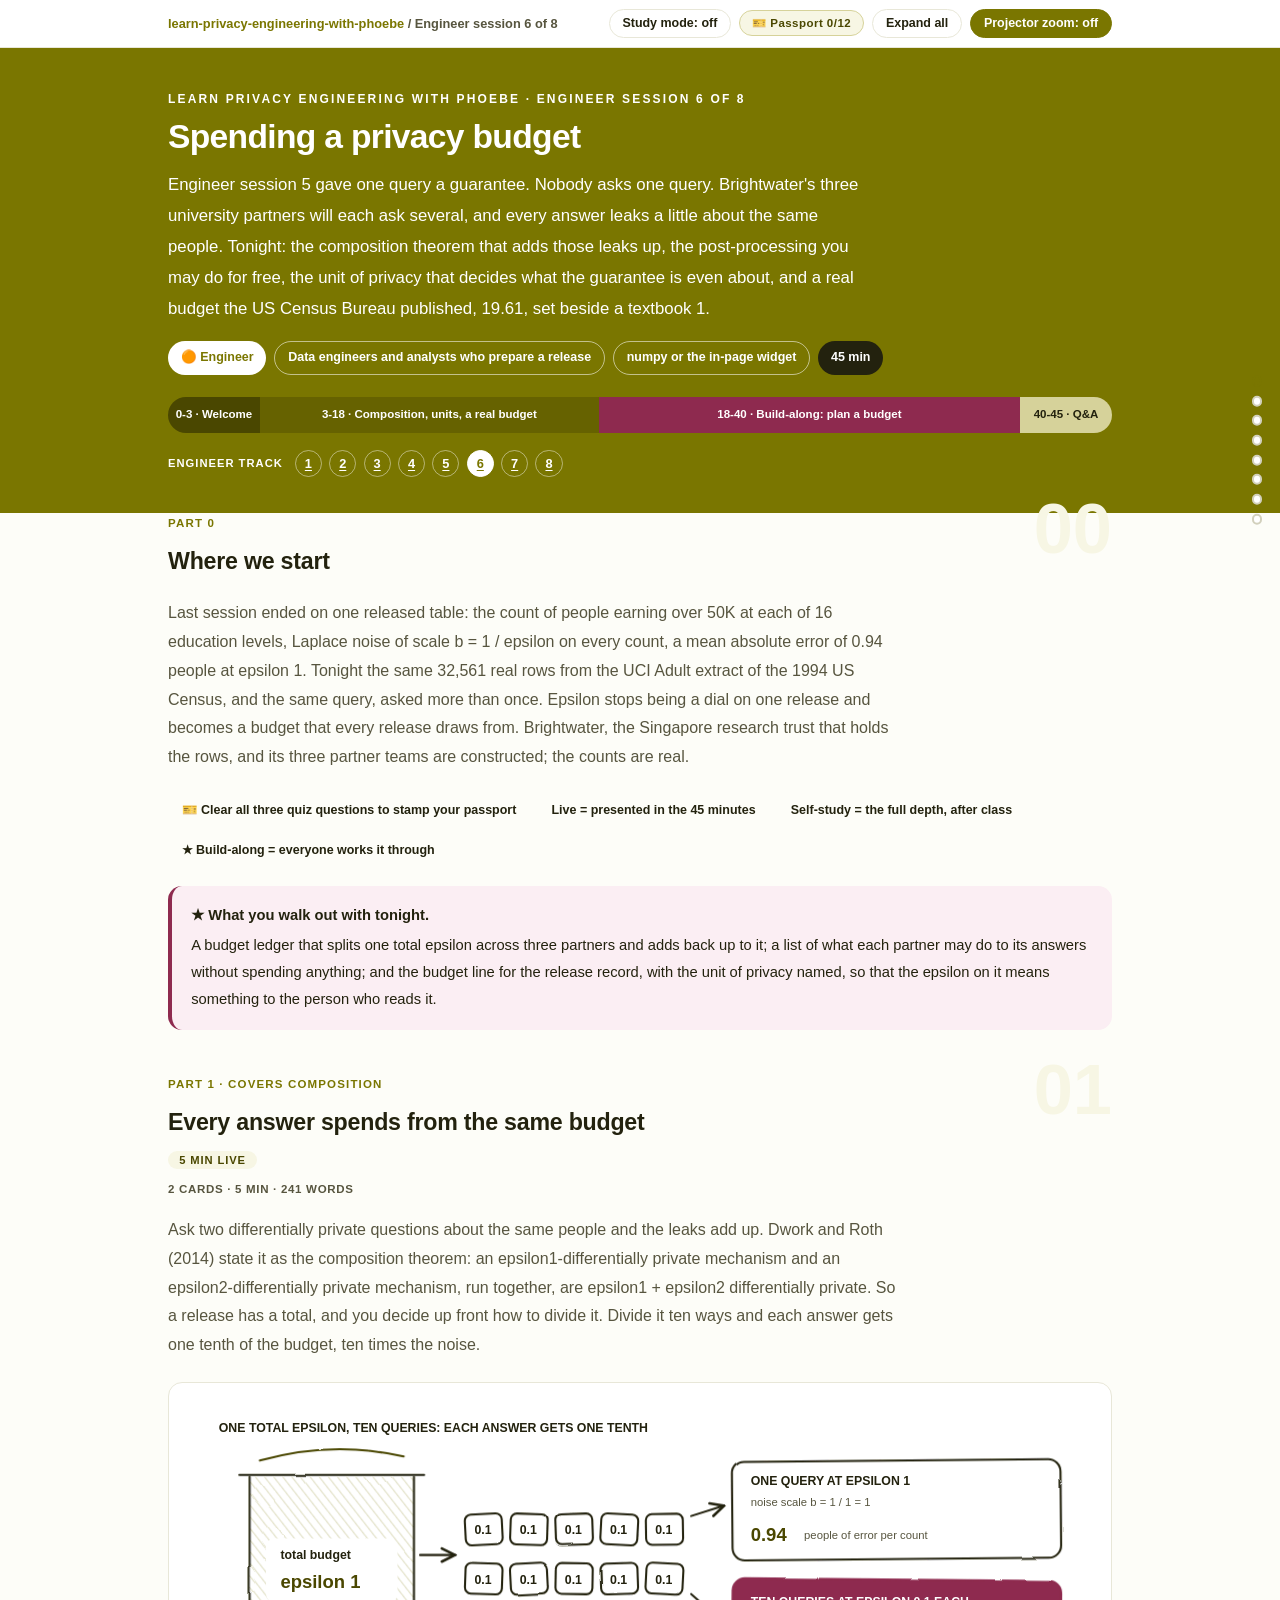
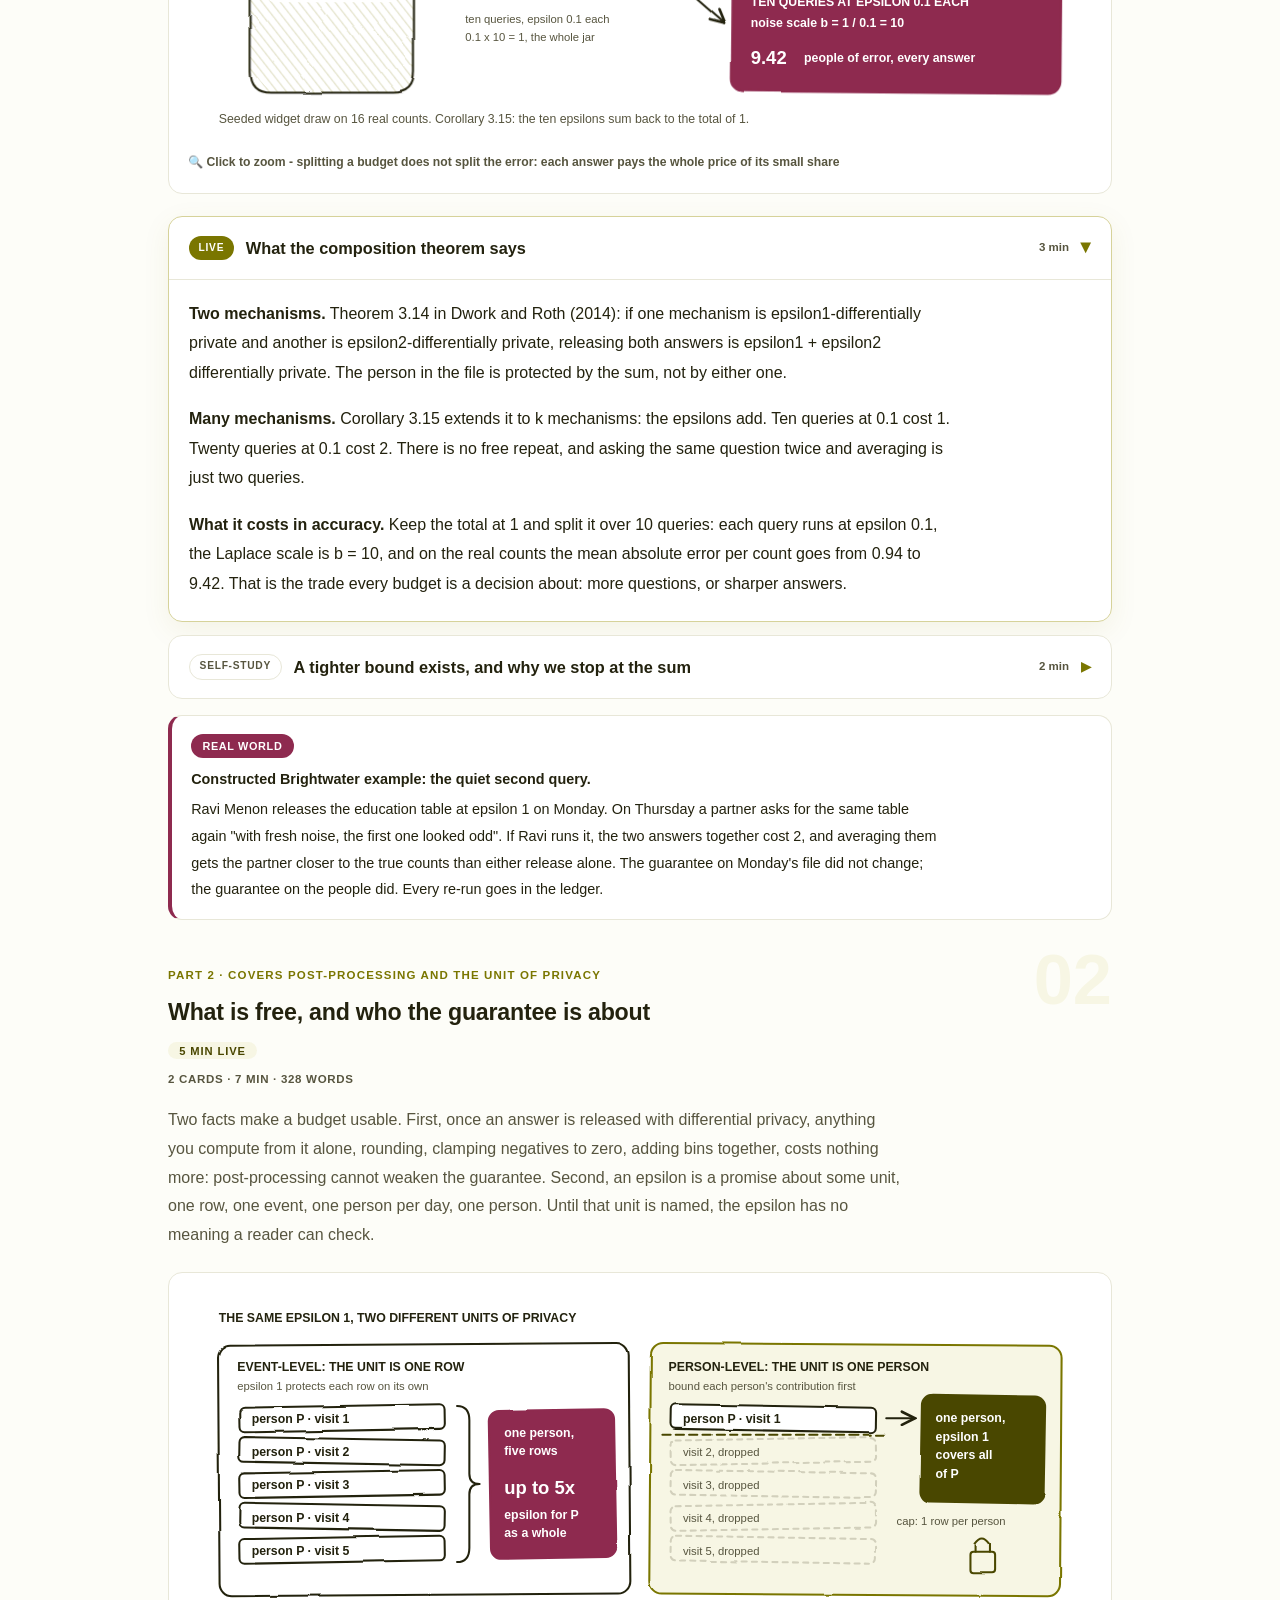
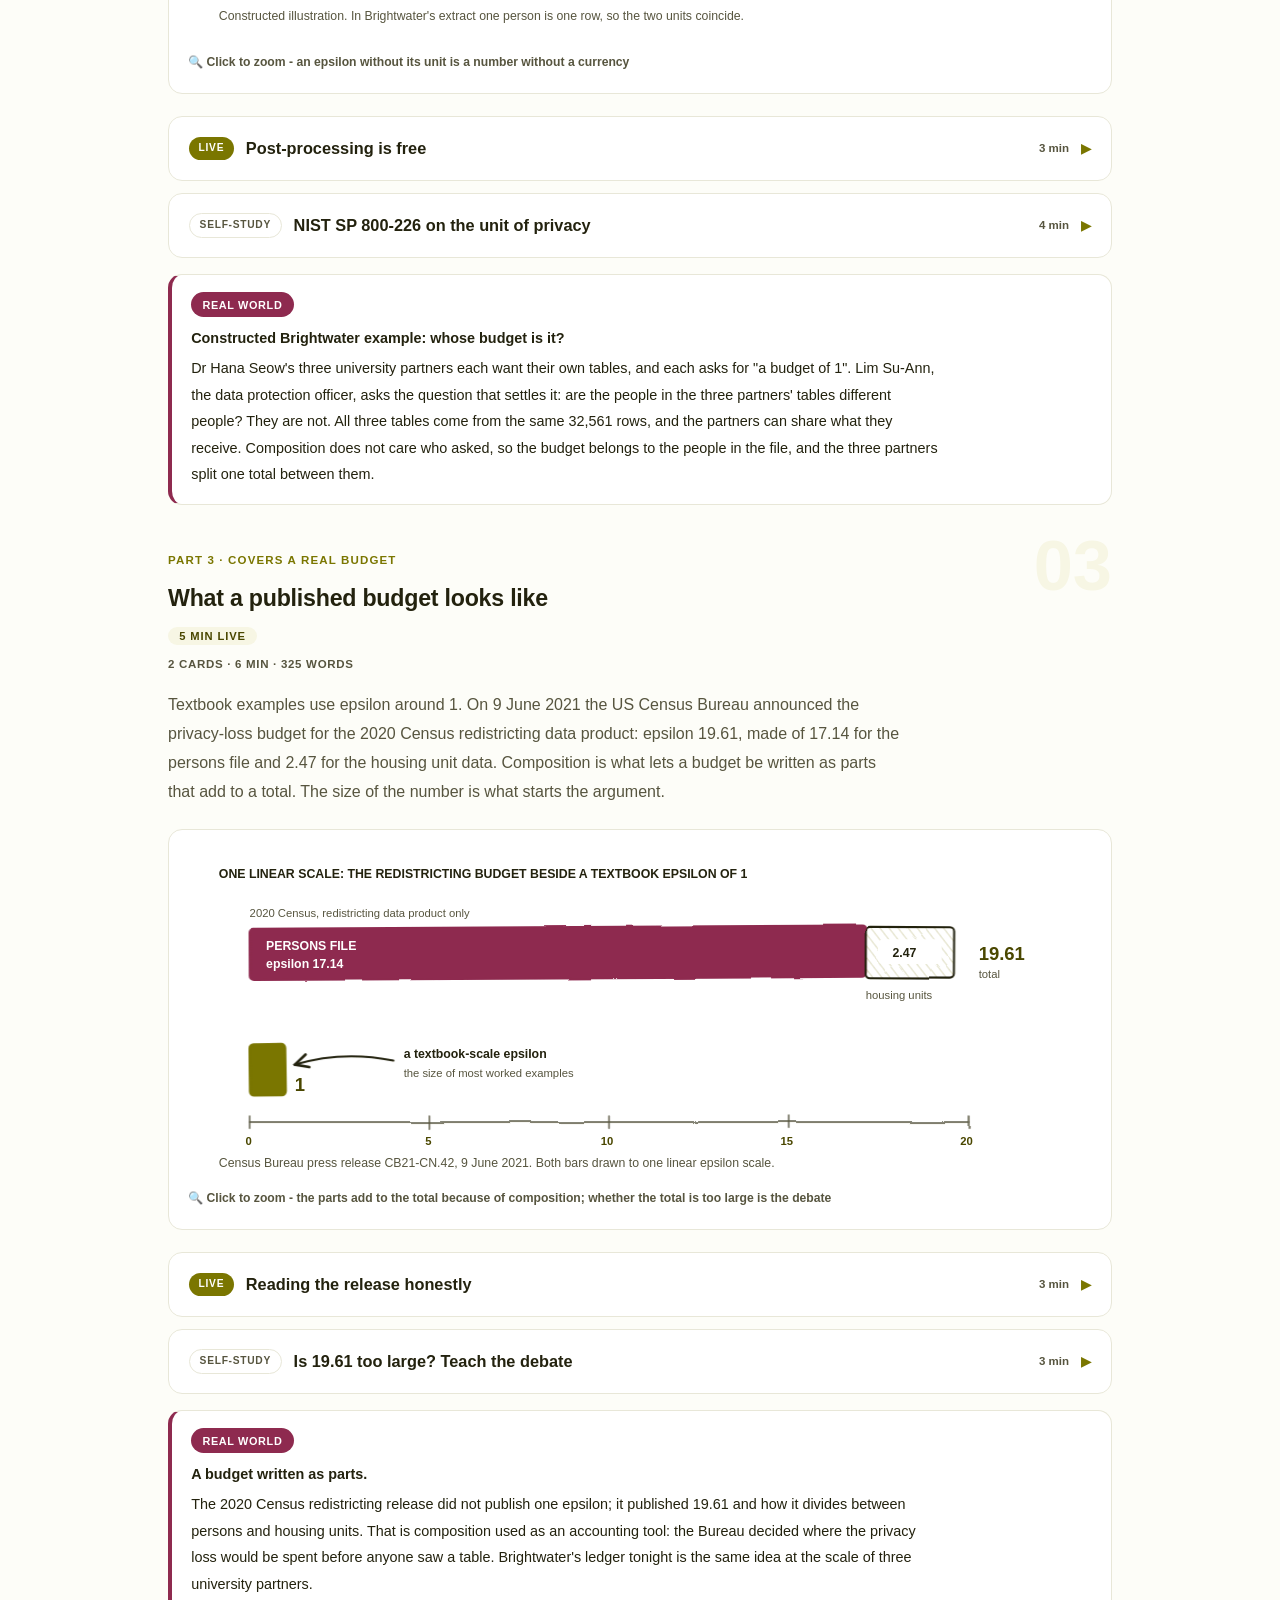
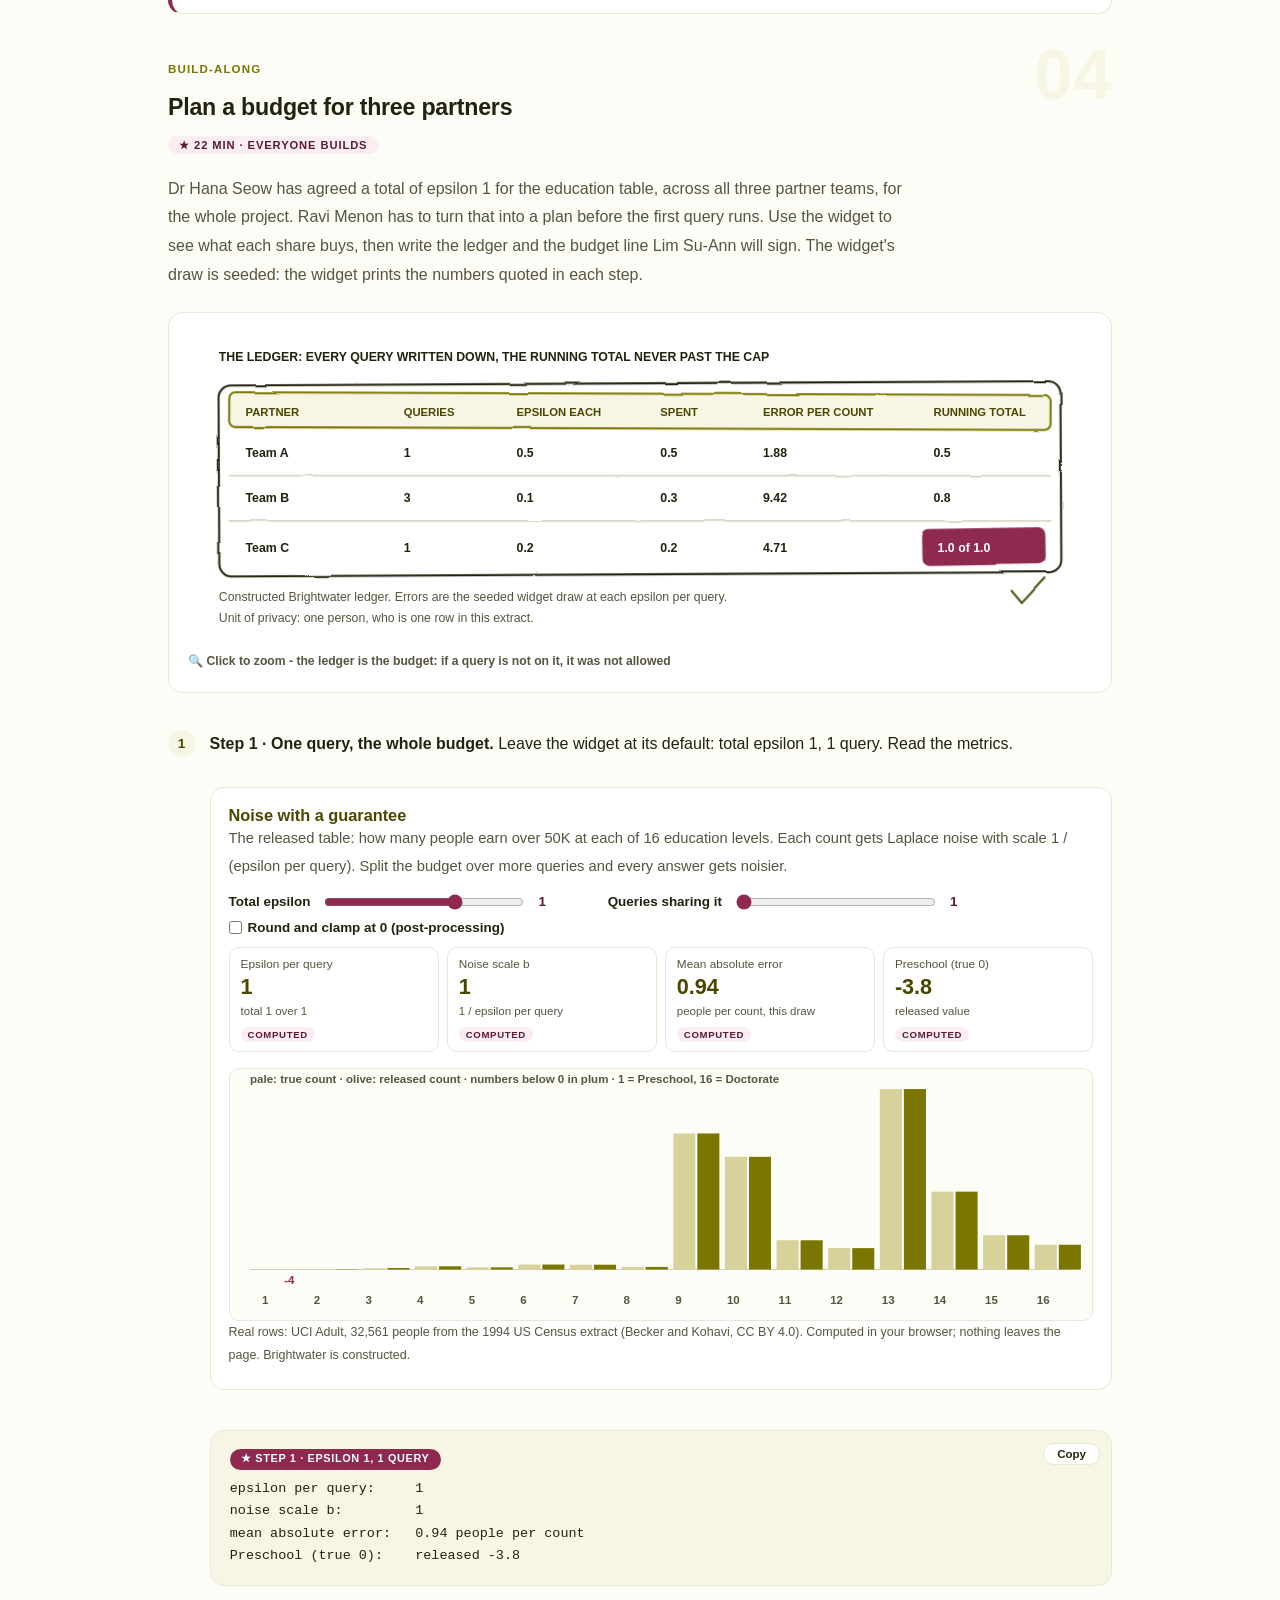
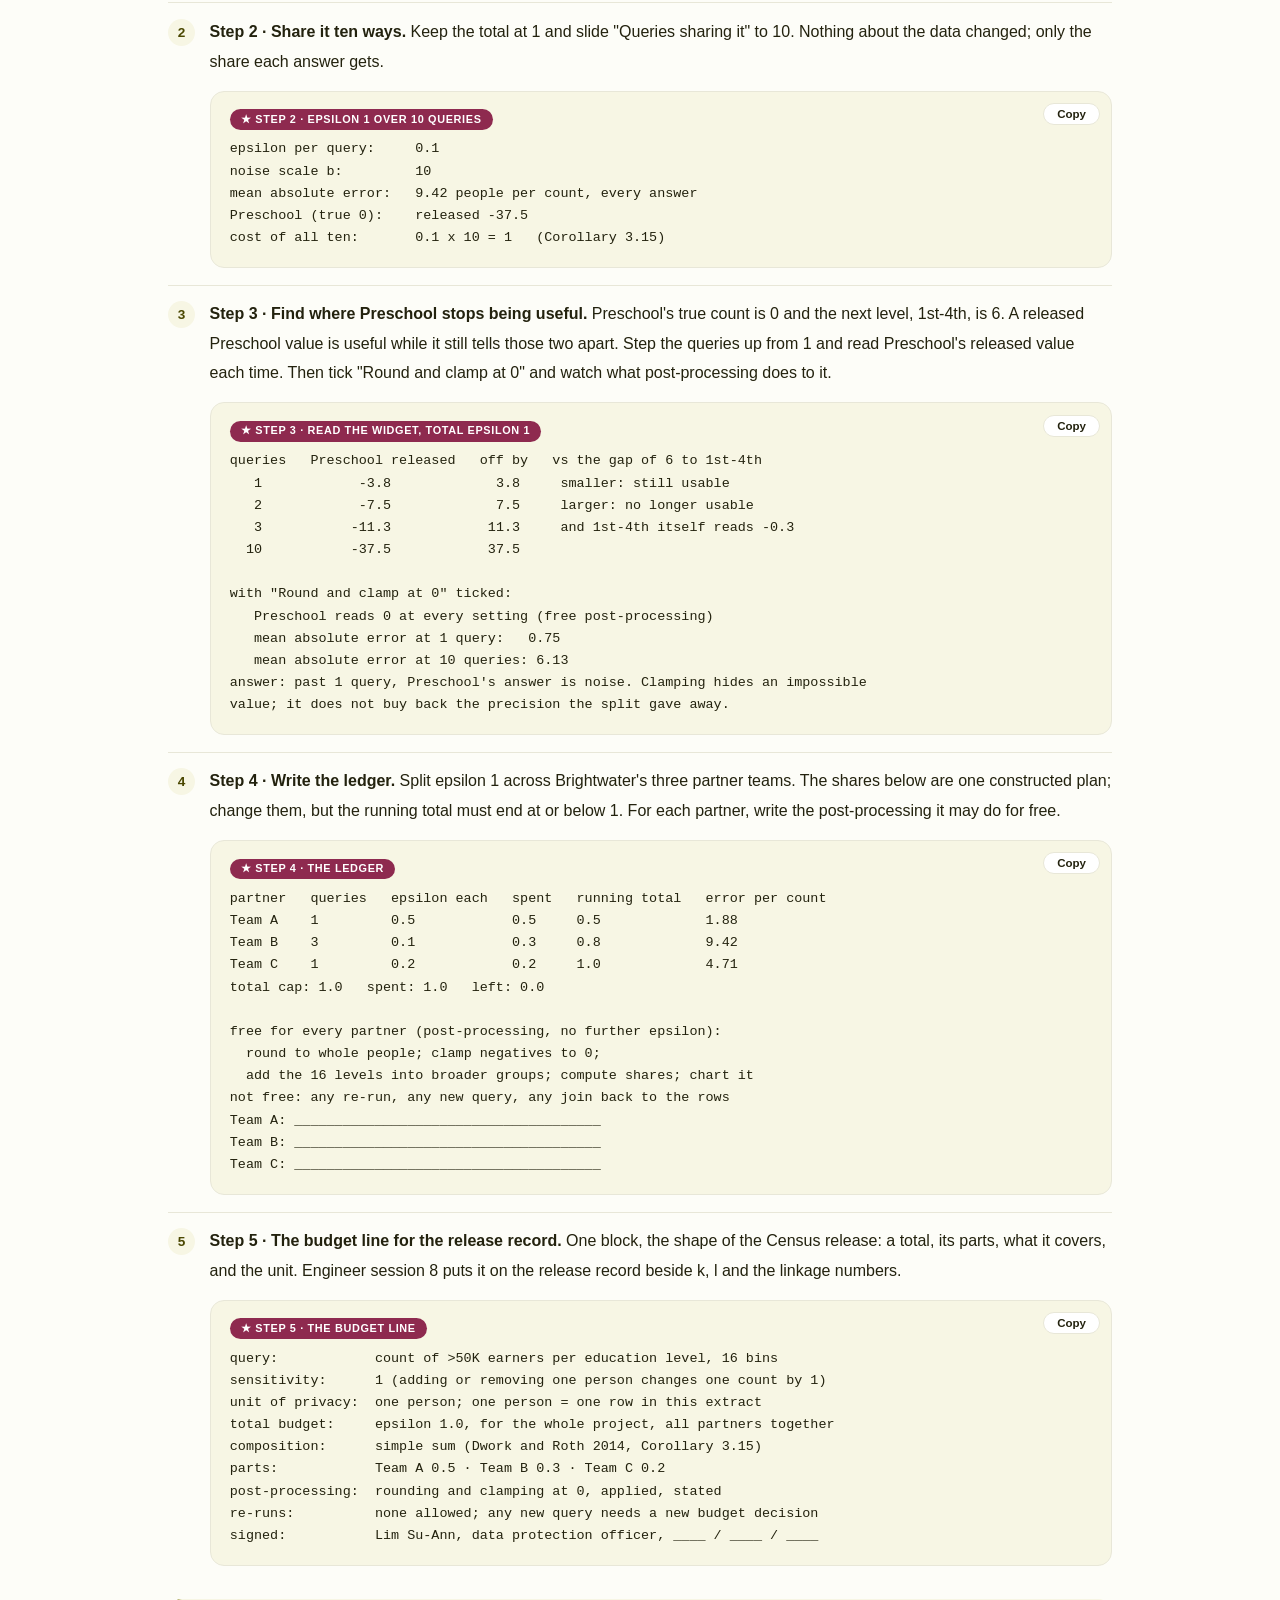
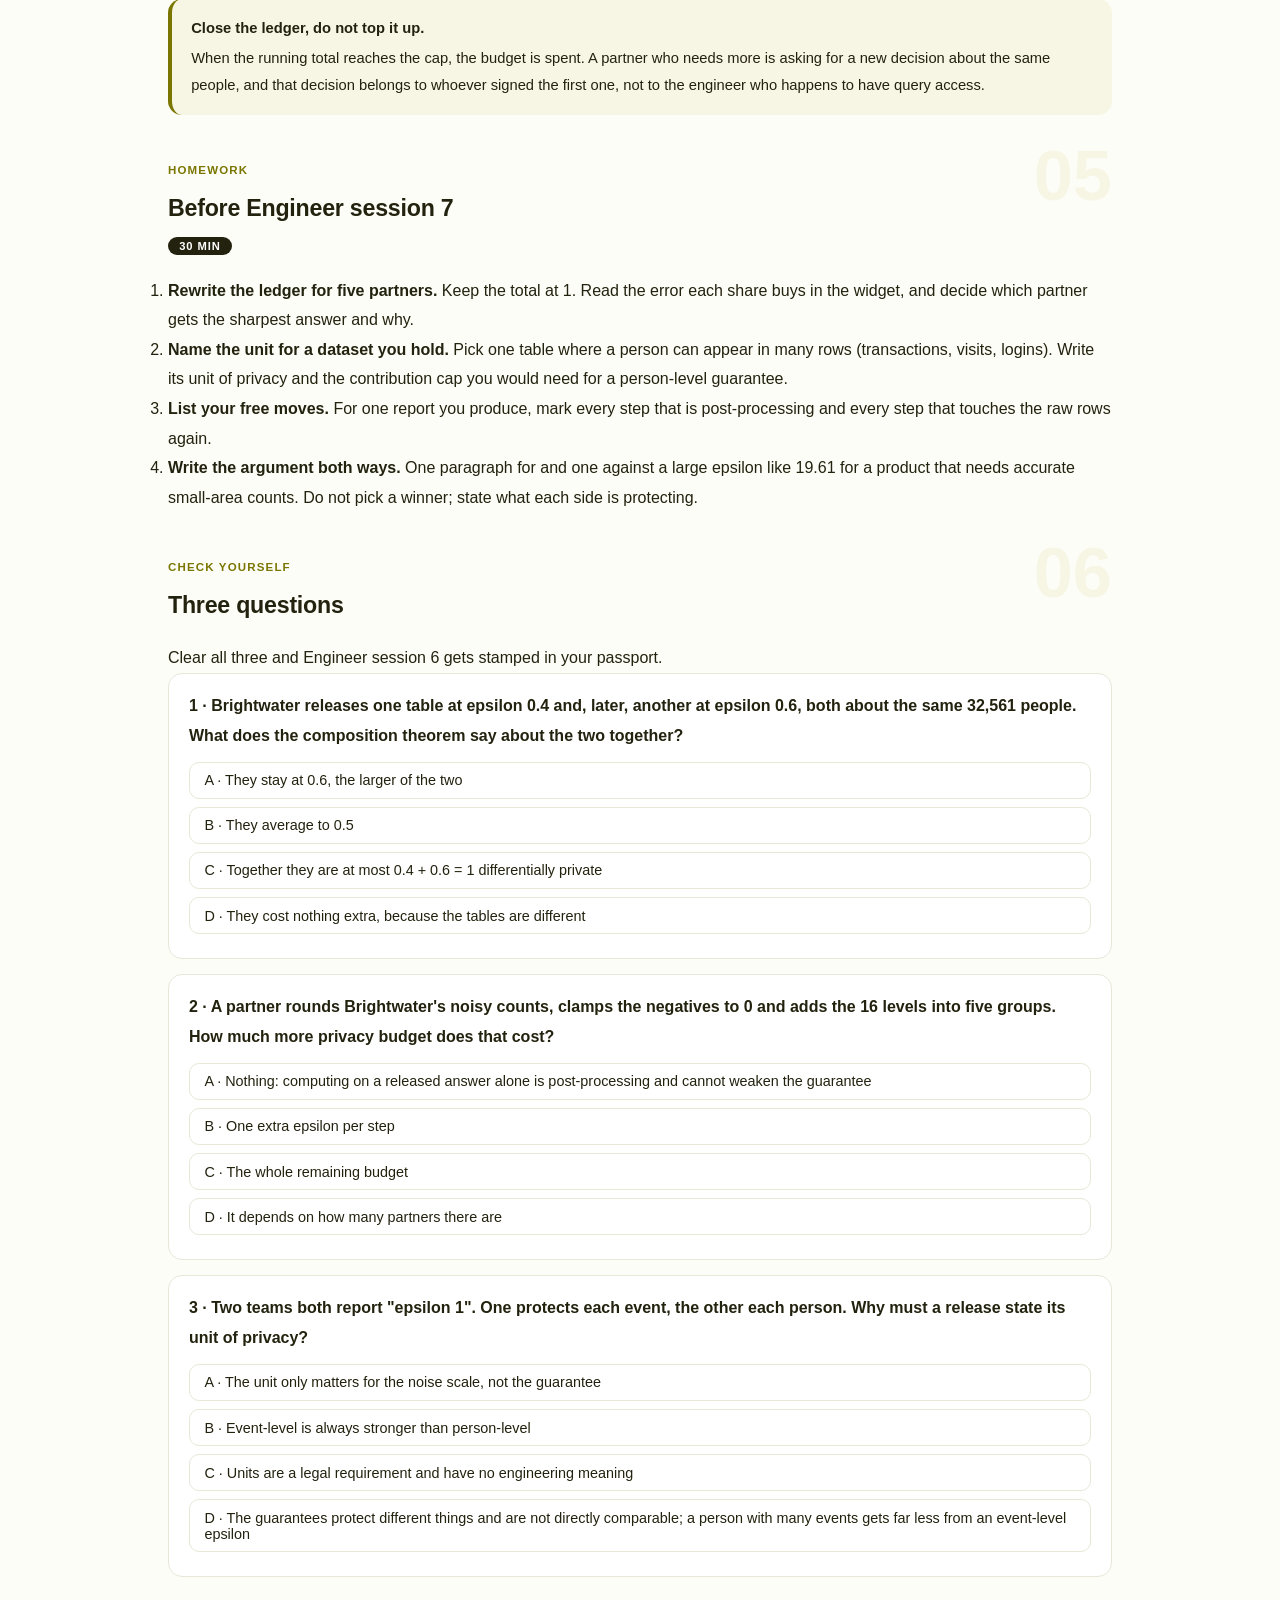
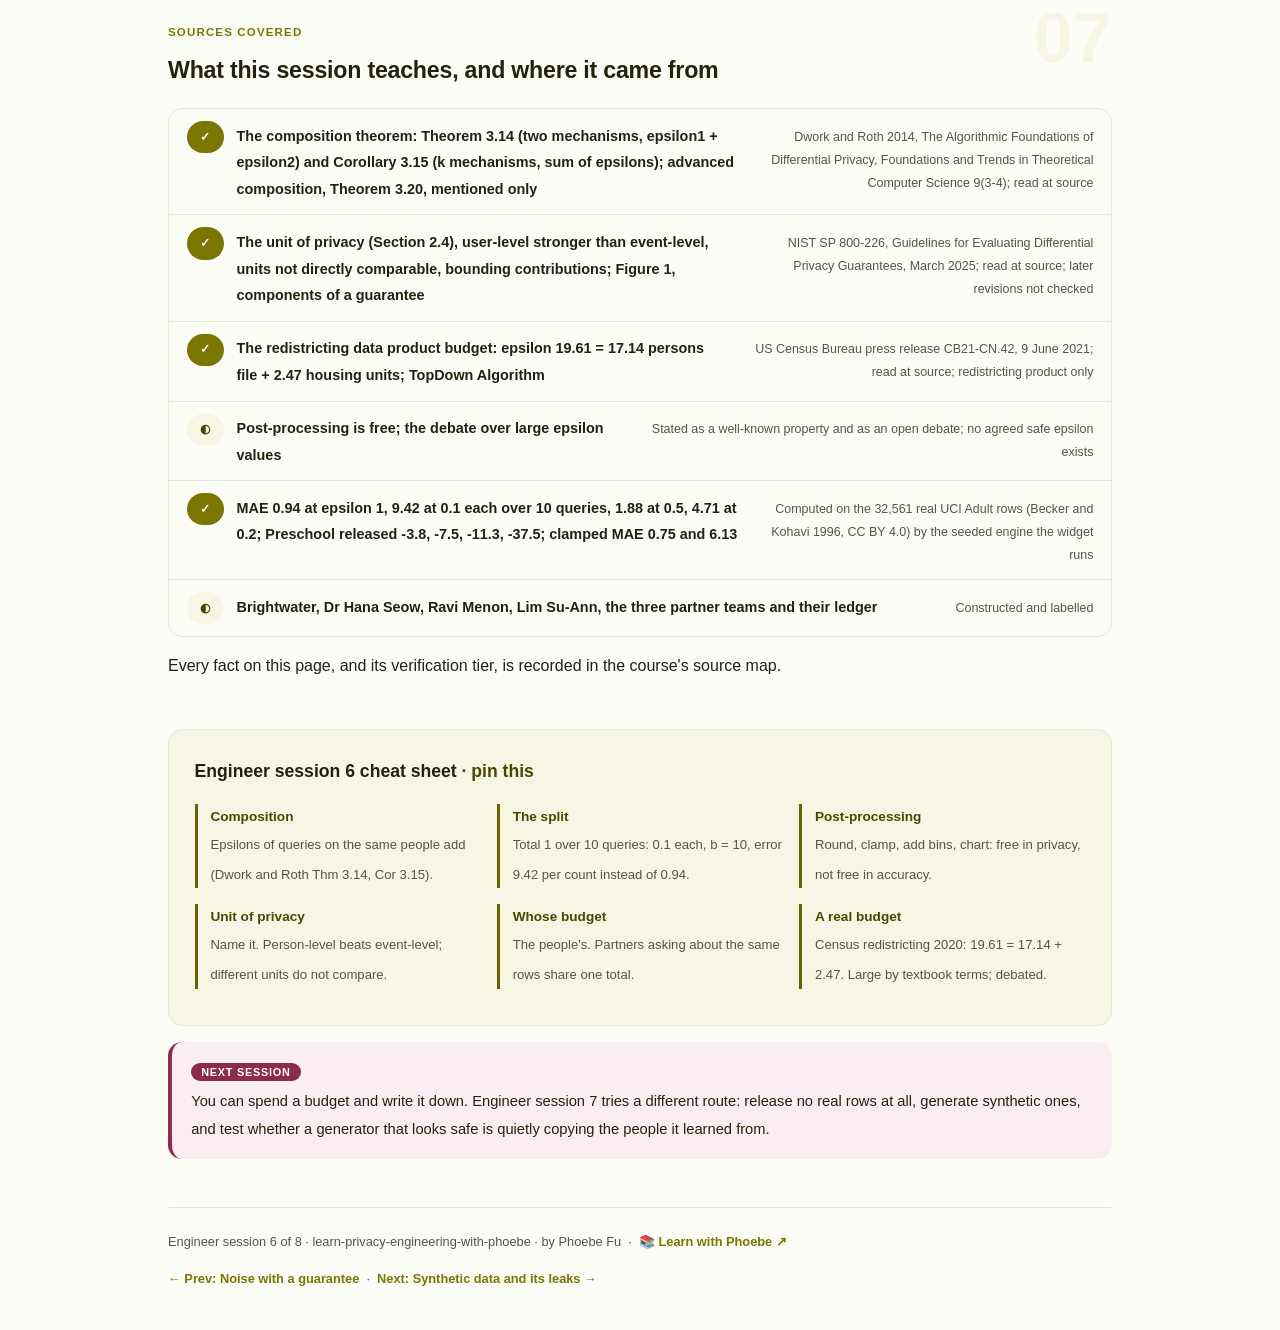
<file: courses/b6-spending-a-privacy-budget.html>
<!DOCTYPE html>
<html lang="en">
<head>
<meta charset="UTF-8">
<meta name="viewport" content="width=device-width, initial-scale=1.0">
<!-- social:start -->
<meta name="description" content="Engineer session 6 of 8. Composition adds epsilons, post-processing is free, and a guarantee means nothing until its unit of privacy is named. Total epsilon 1 over 10 queries turns an error of 0.94 into 9.42 on real census counts, and the 2020 US Census redistricting budget was 19.61.">
<meta property="og:type" content="article">
<meta property="og:site_name" content="Learn with Phoebe">
<meta property="og:title" content="Spending a privacy budget - learn privacy engineering with phoebe">
<meta property="og:description" content="Engineer session 6 of 8. Split epsilon 1 over ten queries and every answer is ten times noisier: 0.94 becomes 9.42 per count on real rows.">
<meta property="og:url" content="https://phoebefu6.github.io/learn-privacy-engineering-with-phoebe/courses/b6-spending-a-privacy-budget.html">
<meta property="og:image" content="https://phoebefu6.github.io/learn-privacy-engineering-with-phoebe/assets/og-cover.png">
<meta property="og:image:width" content="1200">
<meta property="og:image:height" content="630">
<meta name="twitter:card" content="summary_large_image">
<meta name="twitter:title" content="Spending a privacy budget - learn privacy engineering with phoebe">
<meta name="twitter:description" content="Engineer session 6 of 8. Composition, free post-processing, the unit of privacy, and a real published budget.">
<meta name="twitter:image" content="https://phoebefu6.github.io/learn-privacy-engineering-with-phoebe/assets/og-cover.png">
<!-- social:end -->
<title>Engineer session 6 · Spending a privacy budget - learn privacy engineering with phoebe</title>
<link rel="stylesheet" href="../assets/style.css?v=3">
</head>
<body>

<div class="toolbar">
  <div class="wrap">
    <span class="crumb"><a href="../index.html">learn-privacy-engineering-with-phoebe</a> / Engineer session 6 of 8</span>
    <button class="btn" id="toggle-all" type="button">Expand all</button>
    <button class="btn primary" id="zoom-toggle" type="button">Projector zoom: off</button>
  </div>
</div>

<header class="masthead">
  <div class="wrap">
    <div class="eyebrow">Learn Privacy Engineering with Phoebe · Engineer session 6 of 8</div>
    <h1>Spending a <span class="accent">privacy budget</span></h1>
    <p class="sub">Engineer session 5 gave one query a guarantee. Nobody asks one query. Brightwater's three university partners will each ask several, and every answer leaks a little about the same people. Tonight: the composition theorem that adds those leaks up, the post-processing you may do for free, the unit of privacy that decides what the guarantee is even about, and a real budget the US Census Bureau published, 19.61, set beside a textbook 1.</p>
    <div class="chip-row">
      <span class="chip level">🟠 Engineer</span>
      <span class="chip audience">Data engineers and analysts who prepare a release</span>
      <span class="chip audience">numpy or the in-page widget</span>
      <span class="chip time">45 min</span>
    </div>
    <div class="agenda">
      <span class="a1" style="flex:1">0-3 · Welcome</span>
      <span class="a2" style="flex:4">3-18 · Composition, units, a real budget</span>
      <span class="a3" style="flex:5">18-40 · Build-along: plan a budget</span>
      <span class="a4" style="flex:1">40-45 · Q&amp;A</span>
    </div>
  </div>
</header>

<main class="wrap">

  <section class="section" id="intro">
    <div class="section-kicker">
      <span class="klabel">Part 0</span>
      <h2>Where we start</h2>
    </div>
    <p class="lede">Last session ended on one released table: the count of people earning over 50K at each of 16 education levels, Laplace noise of scale b = 1 / epsilon on every count, a mean absolute error of 0.94 people at epsilon 1. Tonight the same 32,561 real rows from the UCI Adult extract of the 1994 US Census, and the same query, asked more than once. Epsilon stops being a dial on one release and becomes a budget that every release draws from. Brightwater, the Singapore research trust that holds the rows, and its three partner teams are constructed; the counts are real.</p>

    <div class="legend">
      <span class="pill">🎫 Clear all three quiz questions to stamp your passport</span>
      <span class="pill">Live = presented in the 45 minutes</span>
      <span class="pill">Self-study = the full depth, after class</span>
      <span class="pill">★ Build-along = everyone works it through</span>
    </div>

    <div class="callout win">
      <p><strong>★ What you walk out with tonight.</strong> A budget ledger that splits one total epsilon across three partners and adds back up to it; a list of what each partner may do to its answers without spending anything; and the budget line for the release record, with the unit of privacy named, so that the epsilon on it means something to the person who reads it.</p>
    </div>
  </section>

  <section class="section" id="part-1">
    <div class="section-kicker">
      <span class="klabel">Part 1 · covers composition</span>
      <h2>Every answer spends from the same budget</h2>
      <span class="tag concept">5 min live</span>
    </div>
    <p class="lede">Ask two differentially private questions about the same people and the leaks add up. Dwork and Roth (2014) state it as the composition theorem: an epsilon1-differentially private mechanism and an epsilon2-differentially private mechanism, run together, are epsilon1 + epsilon2 differentially private. So a release has a total, and you decide up front how to divide it. Divide it ten ways and each answer gets one tenth of the budget, ten times the noise.</p>

    <figure class="zoomable">
      <svg viewBox="0 0 880 330" xmlns="http://www.w3.org/2000/svg" role="img" aria-label="A hand-drawn jar holding a total epsilon of 1. Ten tokens of epsilon 0.1 leave the jar, one per query. On the right, two results on the real counts: one query at epsilon 1 has noise scale 1 and a mean absolute error of 0.94 people per count; ten queries at epsilon 0.1 each have noise scale 10 and a mean absolute error of 9.42 people per count, drawn in plum.">
        <defs>
          <filter id="b6aSk" x="-3%" y="-3%" width="106%" height="106%"><feTurbulence type="fractalNoise" baseFrequency="0.02" numOctaves="2" seed="31" result="n"/><feDisplacementMap in="SourceGraphic" in2="n" scale="2.4" xChannelSelector="R" yChannelSelector="G"/></filter>
          <pattern id="b6aHc" patternUnits="userSpaceOnUse" width="7" height="7" patternTransform="rotate(-38)"><line x1="0" y1="0" x2="0" y2="7" stroke="#7A7600" stroke-width="1" opacity=".5"/></pattern>
          <marker id="b6aAr" viewBox="0 0 10 10" refX="9" refY="5" markerWidth="8" markerHeight="8" orient="auto"><path d="M1 1 L9 5 L1 9" fill="none" stroke="#23220E" stroke-width="1.6" stroke-linecap="round"/></marker>
        </defs>
        <style>
          .b6aH { font: 800 12px Inter, sans-serif; fill: #23220E; }
          .b6aL { font: 600 12px Inter, sans-serif; fill: #23220E; }
          .b6aS { font: 400 11px Inter, sans-serif; fill: #57553F; }
          .b6aV { font: 800 18px Inter, sans-serif; fill: #4A4700; }
          .b6aW { font: 800 12px Inter, sans-serif; fill: #FFFFFF; }
          .b6aX { font: 800 18px Inter, sans-serif; fill: #FFFFFF; }
          .b6aN { font: 400 12px Inter, sans-serif; fill: #57553F; }
        </style>

        <text class="b6aH" x="30" y="28">ONE TOTAL EPSILON, TEN QUERIES: EACH ANSWER GETS ONE TENTH</text>

        <g filter="url(#b6aSk)" fill="none" stroke="#23220E" stroke-width="2" stroke-linecap="round" stroke-linejoin="round">
          <!-- the jar -->
          <path d="M60 72 L60 262 Q60 282 80 282 L200 282 Q220 282 220 262 L220 72" fill="url(#b6aHc)"/>
          <path d="M50 70 L230 70"/>
          <!-- doodle: the lid, lifted -->
          <path d="M70 56 Q140 36 210 52" stroke="#4A4700"/>
          <!-- ten tokens, 0.1 each -->
          <rect x="270" y="108" width="36" height="30" rx="6" transform="rotate(-3 288 123)" fill="#FFFFFF"/>
          <rect x="314" y="108" width="36" height="30" rx="6" transform="rotate(2 332 123)" fill="#FFFFFF"/>
          <rect x="358" y="108" width="36" height="30" rx="6" transform="rotate(-2 376 123)" fill="#FFFFFF"/>
          <rect x="402" y="108" width="36" height="30" rx="6" transform="rotate(3 420 123)" fill="#FFFFFF"/>
          <rect x="446" y="108" width="36" height="30" rx="6" transform="rotate(-1 464 123)" fill="#FFFFFF"/>
          <rect x="270" y="156" width="36" height="30" rx="6" transform="rotate(2 288 171)" fill="#FFFFFF"/>
          <rect x="314" y="156" width="36" height="30" rx="6" transform="rotate(-3 332 171)" fill="#FFFFFF"/>
          <rect x="358" y="156" width="36" height="30" rx="6" transform="rotate(1 376 171)" fill="#FFFFFF"/>
          <rect x="402" y="156" width="36" height="30" rx="6" transform="rotate(-2 420 171)" fill="#FFFFFF"/>
          <rect x="446" y="156" width="36" height="30" rx="6" transform="rotate(3 464 171)" fill="#FFFFFF"/>
          <path d="M226 148 L260 148" marker-end="url(#b6aAr)"/>
          <path d="M490 110 L522 100" marker-end="url(#b6aAr)"/>
          <path d="M490 186 L522 214" marker-end="url(#b6aAr)"/>
          <!-- results -->
          <rect x="530" y="56" width="320" height="96" rx="12" transform="rotate(-0.5 690 104)" fill="#FFFFFF"/>
          <rect x="530" y="172" width="320" height="110" rx="12" transform="rotate(0.5 690 227)" fill="#8E2A4F" stroke="#8E2A4F"/>
        </g>

        <rect x="76" y="132" width="128" height="62" rx="8" fill="#FFFFFF"/>
        <text class="b6aL" x="90" y="152">total budget</text>
        <text class="b6aV" x="90" y="180">epsilon 1</text>

        <text class="b6aL" x="279" y="128">0.1</text>
        <text class="b6aL" x="323" y="128">0.1</text>
        <text class="b6aL" x="367" y="128">0.1</text>
        <text class="b6aL" x="411" y="128">0.1</text>
        <text class="b6aL" x="455" y="128">0.1</text>
        <text class="b6aL" x="279" y="176">0.1</text>
        <text class="b6aL" x="323" y="176">0.1</text>
        <text class="b6aL" x="367" y="176">0.1</text>
        <text class="b6aL" x="411" y="176">0.1</text>
        <text class="b6aL" x="455" y="176">0.1</text>
        <text class="b6aS" x="270" y="214">ten queries, epsilon 0.1 each</text>
        <text class="b6aS" x="270" y="232">0.1 x 10 = 1, the whole jar</text>

        <text class="b6aH" x="548" y="80">ONE QUERY AT EPSILON 1</text>
        <text class="b6aS" x="548" y="100">noise scale b = 1 / 1 = 1</text>
        <text class="b6aV" x="548" y="134">0.94</text>
        <text class="b6aS" x="600" y="132">people of error per count</text>

        <text class="b6aW" x="548" y="198">TEN QUERIES AT EPSILON 0.1 EACH</text>
        <text class="b6aW" x="548" y="218">noise scale b = 1 / 0.1 = 10</text>
        <text class="b6aX" x="548" y="254">9.42</text>
        <text class="b6aW" x="600" y="252">people of error, every answer</text>

        <text class="b6aN" x="30" y="312">Seeded widget draw on 16 real counts. Corollary 3.15: the ten epsilons sum back to the total of 1.</text>
      </svg>
      <figcaption>🔍 Click to zoom - splitting a budget does not split the error: each answer pays the whole price of its small share</figcaption>
    </figure>

    <details class="card" open>
      <summary><span class="mode live">Live</span>What the composition theorem says<span class="mini">3 min</span><span class="caret">▶</span></summary>
      <div class="body">
        <p><strong>Two mechanisms.</strong> Theorem 3.14 in Dwork and Roth (2014): if one mechanism is epsilon1-differentially private and another is epsilon2-differentially private, releasing both answers is epsilon1 + epsilon2 differentially private. The person in the file is protected by the sum, not by either one.</p>
        <p><strong>Many mechanisms.</strong> Corollary 3.15 extends it to k mechanisms: the epsilons add. Ten queries at 0.1 cost 1. Twenty queries at 0.1 cost 2. There is no free repeat, and asking the same question twice and averaging is just two queries.</p>
        <p><strong>What it costs in accuracy.</strong> Keep the total at 1 and split it over 10 queries: each query runs at epsilon 0.1, the Laplace scale is b = 10, and on the real counts the mean absolute error per count goes from 0.94 to 9.42. That is the trade every budget is a decision about: more questions, or sharper answers.</p>
      </div>
    </details>

    <details class="card">
      <summary><span class="mode self">Self-study</span>A tighter bound exists, and why we stop at the sum<span class="mini">2 min</span><span class="caret">▶</span></summary>
      <div class="body">
        <p>The simple sum is an upper bound, and for many queries it is pessimistic. Dwork and Roth also prove an advanced composition theorem (Theorem 3.20) that gives a smaller total for many mechanisms, at the price of a small delta, the (epsilon, delta) form of the definition from Engineer session 5. It is real and widely used; it is also beyond what a release record needs to state for a handful of counting queries. Use the sum, write down that you used the sum, and leave the tighter accounting to a specialist who can show the working.</p>
      </div>
    </details>

    <div class="callout example">
      <span class="ex-pill">Real world</span>
      <p><strong>Constructed Brightwater example: the quiet second query.</strong> Ravi Menon releases the education table at epsilon 1 on Monday. On Thursday a partner asks for the same table again "with fresh noise, the first one looked odd". If Ravi runs it, the two answers together cost 2, and averaging them gets the partner closer to the true counts than either release alone. The guarantee on Monday's file did not change; the guarantee on the people did. Every re-run goes in the ledger.</p>
    </div>
  </section>

  <section class="section" id="part-2">
    <div class="section-kicker">
      <span class="klabel">Part 2 · covers post-processing and the unit of privacy</span>
      <h2>What is free, and who the guarantee is about</h2>
      <span class="tag concept">5 min live</span>
    </div>
    <p class="lede">Two facts make a budget usable. First, once an answer is released with differential privacy, anything you compute from it alone, rounding, clamping negatives to zero, adding bins together, costs nothing more: post-processing cannot weaken the guarantee. Second, an epsilon is a promise about some unit, one row, one event, one person per day, one person. Until that unit is named, the epsilon has no meaning a reader can check.</p>

    <figure class="zoomable">
      <svg viewBox="0 0 880 340" xmlns="http://www.w3.org/2000/svg" role="img" aria-label="Two panels with the same epsilon of 1. Left, event-level: one person contributes five rows and each row is protected at epsilon 1, so the person can be exposed up to five times epsilon, drawn in plum. Right, person-level: the same person's contributions are bounded to one, the other four rows are dropped by the cap, and epsilon 1 covers the whole person. Constructed illustration.">
        <defs>
          <filter id="b6bSk" x="-3%" y="-3%" width="106%" height="106%"><feTurbulence type="fractalNoise" baseFrequency="0.02" numOctaves="2" seed="37" result="n"/><feDisplacementMap in="SourceGraphic" in2="n" scale="2.4" xChannelSelector="R" yChannelSelector="G"/></filter>
          <pattern id="b6bHc" patternUnits="userSpaceOnUse" width="7" height="7" patternTransform="rotate(-38)"><line x1="0" y1="0" x2="0" y2="7" stroke="#7A7600" stroke-width="1" opacity=".5"/></pattern>
          <marker id="b6bAr" viewBox="0 0 10 10" refX="9" refY="5" markerWidth="8" markerHeight="8" orient="auto"><path d="M1 1 L9 5 L1 9" fill="none" stroke="#23220E" stroke-width="1.6" stroke-linecap="round"/></marker>
        </defs>
        <style>
          .b6bH { font: 800 12px Inter, sans-serif; fill: #23220E; }
          .b6bL { font: 600 12px Inter, sans-serif; fill: #23220E; }
          .b6bS { font: 400 11px Inter, sans-serif; fill: #57553F; }
          .b6bW { font: 800 12px Inter, sans-serif; fill: #FFFFFF; }
          .b6bX { font: 800 18px Inter, sans-serif; fill: #FFFFFF; }
          .b6bN { font: 400 12px Inter, sans-serif; fill: #57553F; }
        </style>

        <text class="b6bH" x="30" y="28">THE SAME EPSILON 1, TWO DIFFERENT UNITS OF PRIVACY</text>

        <g filter="url(#b6bSk)" fill="none" stroke="#23220E" stroke-width="2" stroke-linecap="round" stroke-linejoin="round">
          <rect x="30" y="50" width="400" height="244" rx="12" transform="rotate(-0.4 230 172)" fill="#FFFFFF"/>
          <rect x="450" y="50" width="400" height="244" rx="12" transform="rotate(0.4 650 172)" fill="#F7F6E4" stroke="#7A7600"/>
          <!-- left: five rows from one person, each protected separately -->
          <rect x="50" y="110" width="200" height="24" rx="5" transform="rotate(-1 150 122)" fill="#FFFFFF"/>
          <rect x="50" y="142" width="200" height="24" rx="5" transform="rotate(1 150 154)" fill="#FFFFFF"/>
          <rect x="50" y="174" width="200" height="24" rx="5" transform="rotate(-1 150 186)" fill="#FFFFFF"/>
          <rect x="50" y="206" width="200" height="24" rx="5" transform="rotate(1 150 218)" fill="#FFFFFF"/>
          <rect x="50" y="238" width="200" height="24" rx="5" transform="rotate(-1 150 250)" fill="#FFFFFF"/>
          <path d="M262 110 Q274 110 274 124 L274 176 Q274 186 284 186 Q274 186 274 196 L274 248 Q274 262 262 262"/>
          <rect x="294" y="114" width="122" height="144" rx="10" transform="rotate(-1 355 186)" fill="#8E2A4F" stroke="#8E2A4F"/>
          <!-- right: the cap bounds the person to one contribution -->
          <rect x="470" y="110" width="200" height="24" rx="5" transform="rotate(1 570 122)" fill="#FFFFFF"/>
          <rect x="470" y="142" width="200" height="24" rx="5" transform="rotate(-1 570 154)" stroke="#D2D0BC" stroke-dasharray="5 5"/>
          <rect x="470" y="174" width="200" height="24" rx="5" transform="rotate(1 570 186)" stroke="#D2D0BC" stroke-dasharray="5 5"/>
          <rect x="470" y="206" width="200" height="24" rx="5" transform="rotate(-1 570 218)" stroke="#D2D0BC" stroke-dasharray="5 5"/>
          <rect x="470" y="238" width="200" height="24" rx="5" transform="rotate(1 570 250)" stroke="#D2D0BC" stroke-dasharray="5 5"/>
          <path d="M462 138 L680 138" stroke="#4A4700" stroke-dasharray="8 5"/>
          <path d="M680 122 L708 122" marker-end="url(#b6bAr)"/>
          <rect x="714" y="100" width="120" height="104" rx="10" transform="rotate(1 774 152)" fill="#4A4700" stroke="#4A4700"/>
          <!-- doodle: a padlock under the person-level box -->
          <rect x="762" y="252" width="24" height="20" rx="3" stroke="#4A4700"/>
          <path d="M767 252 L767 244 Q774 234 781 244 L781 252" stroke="#4A4700"/>
        </g>

        <text class="b6bH" x="48" y="76">EVENT-LEVEL: THE UNIT IS ONE ROW</text>
        <text class="b6bS" x="48" y="94">epsilon 1 protects each row on its own</text>
        <text class="b6bL" x="62" y="127">person P · visit 1</text>
        <text class="b6bL" x="62" y="159">person P · visit 2</text>
        <text class="b6bL" x="62" y="191">person P · visit 3</text>
        <text class="b6bL" x="62" y="223">person P · visit 4</text>
        <text class="b6bL" x="62" y="255">person P · visit 5</text>
        <text class="b6bW" x="308" y="140">one person,</text>
        <text class="b6bW" x="308" y="158">five rows</text>
        <text class="b6bX" x="308" y="196">up to 5x</text>
        <text class="b6bW" x="308" y="220">epsilon for P</text>
        <text class="b6bW" x="308" y="238">as a whole</text>

        <text class="b6bH" x="468" y="76">PERSON-LEVEL: THE UNIT IS ONE PERSON</text>
        <text class="b6bS" x="468" y="94">bound each person's contribution first</text>
        <text class="b6bL" x="482" y="127">person P · visit 1</text>
        <text class="b6bS" x="482" y="159">visit 2, dropped</text>
        <text class="b6bS" x="482" y="191">visit 3, dropped</text>
        <text class="b6bS" x="482" y="223">visit 4, dropped</text>
        <text class="b6bS" x="482" y="255">visit 5, dropped</text>
        <text class="b6bS" x="690" y="226">cap: 1 row per person</text>
        <text class="b6bW" x="728" y="126">one person,</text>
        <text class="b6bW" x="728" y="144">epsilon 1</text>
        <text class="b6bW" x="728" y="162">covers all</text>
        <text class="b6bW" x="728" y="180">of P</text>

        <text class="b6bN" x="30" y="318">Constructed illustration. In Brightwater's extract one person is one row, so the two units coincide.</text>
      </svg>
      <figcaption>🔍 Click to zoom - an epsilon without its unit is a number without a currency</figcaption>
    </figure>

    <details class="card">
      <summary><span class="mode live">Live</span>Post-processing is free<span class="mini">3 min</span><span class="caret">▶</span></summary>
      <div class="body">
        <p><strong>The property.</strong> It is a well-known property of differential privacy that any computation on a released answer, which does not go back to the raw rows, keeps the same guarantee. The noise has already done its work; nothing you do to its output can recover what it hid.</p>
        <p><strong>What counts.</strong> Rounding to whole people. Clamping negative counts to zero (a count of -3.8 is impossible and readers stop trusting a table that shows one). Adding the 16 education counts into five broader groups. Computing shares. Drawing a chart. All free.</p>
        <p><strong>What does not count.</strong> Anything that touches the rows again: a fresh query, a re-run "to check", a join back to the extract. Those spend budget. And free in privacy is not free in accuracy: clamping only ever pushes counts up, so a sum of clamped counts runs high. Say which post-processing you did, so a reader knows the bias it adds.</p>
      </div>
    </details>

    <details class="card">
      <summary><span class="mode self">Self-study</span>NIST SP 800-226 on the unit of privacy<span class="mini">4 min</span><span class="caret">▶</span></summary>
      <div class="body">
        <p><strong>The unit.</strong> NIST SP 800-226, Guidelines for Evaluating Differential Privacy Guarantees (Near, Darais, Lefkovitz and Howarth, March 2025), gives the unit of privacy its own section, 2.4. Its key takeaway: user-level privacy provides stronger guarantees than attribute-level, user-day-level or event-level privacy. It also shows that guarantees with different units are not directly comparable: an event-level epsilon 1 and a user-level epsilon 1 are different promises.</p>
        <p><strong>Bounding contributions.</strong> When one person can contribute many events, the way to a user-level guarantee is to bound how much each person contributes before the noise is added, as the cap in the figure does. The cap costs data, which is the honest price of the stronger unit.</p>
        <p><strong>Epsilon is one component of many.</strong> The publication's Figure 1, "Components of a differential privacy guarantee", sets epsilon among the unit of privacy, the trust model, the query model, side channels, access control, security, data collection, exposure, algorithms and correctness, bias and utility, and says each component depends on those below it. A release record that states only epsilon has stated one component.</p>
      </div>
    </details>

    <div class="callout example">
      <span class="ex-pill">Real world</span>
      <p><strong>Constructed Brightwater example: whose budget is it?</strong> Dr Hana Seow's three university partners each want their own tables, and each asks for "a budget of 1". Lim Su-Ann, the data protection officer, asks the question that settles it: are the people in the three partners' tables different people? They are not. All three tables come from the same 32,561 rows, and the partners can share what they receive. Composition does not care who asked, so the budget belongs to the people in the file, and the three partners split one total between them.</p>
    </div>
  </section>

  <section class="section" id="part-3">
    <div class="section-kicker">
      <span class="klabel">Part 3 · covers a real budget</span>
      <h2>What a published budget looks like</h2>
      <span class="tag concept">5 min live</span>
    </div>
    <p class="lede">Textbook examples use epsilon around 1. On 9 June 2021 the US Census Bureau announced the privacy-loss budget for the 2020 Census redistricting data product: epsilon 19.61, made of 17.14 for the persons file and 2.47 for the housing unit data. Composition is what lets a budget be written as parts that add to a total. The size of the number is what starts the argument.</p>

    <figure class="zoomable">
      <svg viewBox="0 0 880 320" xmlns="http://www.w3.org/2000/svg" role="img" aria-label="Two bars on one linear epsilon scale from 0 to 20. The top bar is the 2020 Census redistricting data product budget of 19.61, split into 17.14 for the persons file, in plum, and 2.47 for housing units. The bottom bar is a textbook-scale epsilon of 1, a short stub one twentieth of the scale.">
        <defs>
          <filter id="b6cSk" x="-3%" y="-3%" width="106%" height="106%"><feTurbulence type="fractalNoise" baseFrequency="0.02" numOctaves="2" seed="41" result="n"/><feDisplacementMap in="SourceGraphic" in2="n" scale="2.4" xChannelSelector="R" yChannelSelector="G"/></filter>
          <pattern id="b6cHc" patternUnits="userSpaceOnUse" width="7" height="7" patternTransform="rotate(-38)"><line x1="0" y1="0" x2="0" y2="7" stroke="#7A7600" stroke-width="1" opacity=".5"/></pattern>
          <marker id="b6cAr" viewBox="0 0 10 10" refX="9" refY="5" markerWidth="8" markerHeight="8" orient="auto"><path d="M1 1 L9 5 L1 9" fill="none" stroke="#23220E" stroke-width="1.6" stroke-linecap="round"/></marker>
        </defs>
        <style>
          .b6cH { font: 800 12px Inter, sans-serif; fill: #23220E; }
          .b6cL { font: 600 12px Inter, sans-serif; fill: #23220E; }
          .b6cS { font: 400 11px Inter, sans-serif; fill: #57553F; }
          .b6cV { font: 800 18px Inter, sans-serif; fill: #4A4700; }
          .b6cW { font: 800 12px Inter, sans-serif; fill: #FFFFFF; }
          .b6cA { font: 700 11px Inter, sans-serif; fill: #4A4700; }
          .b6cN { font: 400 12px Inter, sans-serif; fill: #57553F; }
        </style>

        <text class="b6cH" x="30" y="28">ONE LINEAR SCALE: THE REDISTRICTING BUDGET BESIDE A TEXTBOOK EPSILON OF 1</text>

        <g filter="url(#b6cSk)" fill="none" stroke="#23220E" stroke-width="2" stroke-linecap="round" stroke-linejoin="round">
          <rect x="60" y="76" width="600" height="50" rx="4" transform="rotate(-0.3 360 101)" fill="#8E2A4F" stroke="#8E2A4F"/>
          <rect x="660" y="76" width="86" height="50" rx="4" transform="rotate(0.3 703 101)" fill="url(#b6cHc)"/>
          <rect x="60" y="190" width="35" height="50" rx="4" transform="rotate(-0.8 77 215)" fill="#7A7600" stroke="#7A7600"/>
          <path d="M60 266 L760 266" stroke="#57553F" stroke-width="1.4"/>
          <path d="M60 260 L60 272 M235 260 L235 272 M410 260 L410 272 M585 260 L585 272 M760 260 L760 272" stroke="#57553F" stroke-width="1.4"/>
          <!-- doodle: a pointer from the note to the stub -->
          <path d="M200 206 Q150 196 104 210" marker-end="url(#b6cAr)"/>
        </g>

        <rect x="672" y="88" width="62" height="24" rx="5" fill="#FFFFFF"/>
        <text class="b6cW" x="76" y="98">PERSONS FILE</text>
        <text class="b6cW" x="76" y="116">epsilon 17.14</text>
        <text class="b6cL" x="686" y="105">2.47</text>
        <text class="b6cS" x="660" y="146">housing units</text>
        <text class="b6cV" x="770" y="108">19.61</text>
        <text class="b6cS" x="770" y="126">total</text>
        <text class="b6cS" x="60" y="66">2020 Census, redistricting data product only</text>

        <text class="b6cV" x="104" y="236">1</text>
        <text class="b6cL" x="210" y="204">a textbook-scale epsilon</text>
        <text class="b6cS" x="210" y="222">the size of most worked examples</text>

        <text class="b6cA" x="56" y="288">0</text>
        <text class="b6cA" x="231" y="288">5</text>
        <text class="b6cA" x="402" y="288">10</text>
        <text class="b6cA" x="577" y="288">15</text>
        <text class="b6cA" x="752" y="288">20</text>

        <text class="b6cN" x="30" y="310">Census Bureau press release CB21-CN.42, 9 June 2021. Both bars drawn to one linear epsilon scale.</text>
      </svg>
      <figcaption>🔍 Click to zoom - the parts add to the total because of composition; whether the total is too large is the debate</figcaption>
    </figure>

    <details class="card">
      <summary><span class="mode live">Live</span>Reading the release honestly<span class="mini">3 min</span><span class="caret">▶</span></summary>
      <div class="body">
        <p><strong>What it says.</strong> Press release CB21-CN.42 sets "a total privacy-loss budget for the redistricting data product" of epsilon 19.61, which includes 17.14 for the persons file and 2.47 for the housing unit data. 17.14 + 2.47 = 19.61: the parts compose to the total. The release names the TopDown Algorithm as the method being prepared for final testing.</p>
        <p><strong>What it does not say.</strong> The figure covers the redistricting data product only, not the whole 2020 Census output. The budgets for the later products are not covered here. The Bureau's use of differential privacy for 2020 is widely reported; the release itself speaks of a privacy-loss budget and the TopDown Algorithm.</p>
        <p><strong>The lesson for a release record.</strong> A real budget is written as a total and its parts, with the product it covers named. That is the shape of the budget line you write in the build-along.</p>
      </div>
    </details>

    <details class="card">
      <summary><span class="mode self">Self-study</span>Is 19.61 too large? Teach the debate<span class="mini">3 min</span><span class="caret">▶</span></summary>
      <div class="body">
        <p><strong>The case that it is large.</strong> The definition bounds how much any output can change when one person is added or removed by a factor of exp(epsilon). At epsilon 1 that factor is modest; at 19.61 the bound on paper is very loose. By textbook standards it is a large number, and some privacy researchers read it as a weak formal guarantee.</p>
        <p><strong>The case for it.</strong> Redistricting needs accurate counts for small areas, because the data is used to draw districts of equal population. A smaller epsilon would have meant more noise on exactly those small counts. The budget was chosen to balance that accuracy against the privacy loss, and a stated bound, even a loose one, is something a reader can check and argue with.</p>
        <p><strong>What an engineer takes from it.</strong> There is no agreed safe epsilon. The literature has not settled one and you should not pretend to. What you can do is state the number, its unit, what it covers, and why it was chosen, so the people who disagree are disagreeing about the same thing.</p>
      </div>
    </details>

    <div class="callout example">
      <span class="ex-pill">Real world</span>
      <p><strong>A budget written as parts.</strong> The 2020 Census redistricting release did not publish one epsilon; it published 19.61 and how it divides between persons and housing units. That is composition used as an accounting tool: the Bureau decided where the privacy loss would be spent before anyone saw a table. Brightwater's ledger tonight is the same idea at the scale of three university partners.</p>
    </div>
  </section>

  <section class="section" id="demo-1">
    <div class="section-kicker">
      <span class="klabel">Build-along</span>
      <h2>Plan a budget for three partners</h2>
      <span class="tag demo">★ 22 min · everyone builds</span>
    </div>
    <p class="lede">Dr Hana Seow has agreed a total of epsilon 1 for the education table, across all three partner teams, for the whole project. Ravi Menon has to turn that into a plan before the first query runs. Use the widget to see what each share buys, then write the ledger and the budget line Lim Su-Ann will sign. The widget's draw is seeded: the widget prints the numbers quoted in each step.</p>

    <figure class="zoomable">
      <svg viewBox="0 0 880 300" xmlns="http://www.w3.org/2000/svg" role="img" aria-label="A hand-drawn budget ledger. Columns: partner, queries, epsilon each, spent, error per count, running total. Team A: 1 query at 0.5, spent 0.5, error 1.88, running total 0.5. Team B: 3 queries at 0.1, spent 0.3, error 9.42, running total 0.8. Team C: 1 query at 0.2, spent 0.2, error 4.71, running total 1.0 of 1.0, drawn in plum. Constructed ledger; errors are seeded widget draws on the real counts.">
        <defs>
          <filter id="b6dSk" x="-3%" y="-3%" width="106%" height="106%"><feTurbulence type="fractalNoise" baseFrequency="0.02" numOctaves="2" seed="43" result="n"/><feDisplacementMap in="SourceGraphic" in2="n" scale="2.4" xChannelSelector="R" yChannelSelector="G"/></filter>
          <pattern id="b6dHc" patternUnits="userSpaceOnUse" width="7" height="7" patternTransform="rotate(-38)"><line x1="0" y1="0" x2="0" y2="7" stroke="#7A7600" stroke-width="1" opacity=".5"/></pattern>
          <marker id="b6dAr" viewBox="0 0 10 10" refX="9" refY="5" markerWidth="8" markerHeight="8" orient="auto"><path d="M1 1 L9 5 L1 9" fill="none" stroke="#23220E" stroke-width="1.6" stroke-linecap="round"/></marker>
        </defs>
        <style>
          .b6dH { font: 800 12px Inter, sans-serif; fill: #23220E; }
          .b6dL { font: 600 12px Inter, sans-serif; fill: #23220E; }
          .b6dS { font: 400 11px Inter, sans-serif; fill: #57553F; }
          .b6dA { font: 700 11px Inter, sans-serif; fill: #4A4700; }
          .b6dW { font: 800 12px Inter, sans-serif; fill: #FFFFFF; }
          .b6dN { font: 400 12px Inter, sans-serif; fill: #57553F; }
        </style>

        <text class="b6dH" x="30" y="28">THE LEDGER: EVERY QUERY WRITTEN DOWN, THE RUNNING TOTAL NEVER PAST THE CAP</text>

        <g filter="url(#b6dSk)" fill="none" stroke="#23220E" stroke-width="2" stroke-linecap="round" stroke-linejoin="round">
          <rect x="30" y="50" width="820" height="186" rx="12" transform="rotate(-0.3 440 143)" fill="#FFFFFF"/>
          <rect x="40" y="60" width="800" height="34" rx="6" transform="rotate(0.2 440 77)" fill="#F7F6E4" stroke="#7A7600"/>
          <path d="M40 140 L840 140 M40 184 L840 184" stroke="#D2D0BC" stroke-width="1.4"/>
          <rect x="716" y="192" width="118" height="34" rx="6" transform="rotate(-1 775 209)" fill="#8E2A4F" stroke="#8E2A4F"/>
          <!-- doodle: a tick beside the closed ledger -->
          <path d="M802 252 L812 264 L834 240" stroke="#4A4700"/>
        </g>

        <text class="b6dA" x="56" y="82">PARTNER</text>
        <text class="b6dA" x="210" y="82">QUERIES</text>
        <text class="b6dA" x="320" y="82">EPSILON EACH</text>
        <text class="b6dA" x="460" y="82">SPENT</text>
        <text class="b6dA" x="560" y="82">ERROR PER COUNT</text>
        <text class="b6dA" x="726" y="82">RUNNING TOTAL</text>

        <text class="b6dL" x="56" y="122">Team A</text>
        <text class="b6dL" x="210" y="122">1</text>
        <text class="b6dL" x="320" y="122">0.5</text>
        <text class="b6dL" x="460" y="122">0.5</text>
        <text class="b6dL" x="560" y="122">1.88</text>
        <text class="b6dL" x="726" y="122">0.5</text>

        <text class="b6dL" x="56" y="166">Team B</text>
        <text class="b6dL" x="210" y="166">3</text>
        <text class="b6dL" x="320" y="166">0.1</text>
        <text class="b6dL" x="460" y="166">0.3</text>
        <text class="b6dL" x="560" y="166">9.42</text>
        <text class="b6dL" x="726" y="166">0.8</text>

        <text class="b6dL" x="56" y="214">Team C</text>
        <text class="b6dL" x="210" y="214">1</text>
        <text class="b6dL" x="320" y="214">0.2</text>
        <text class="b6dL" x="460" y="214">0.2</text>
        <text class="b6dL" x="560" y="214">4.71</text>
        <text class="b6dW" x="730" y="214">1.0 of 1.0</text>

        <text class="b6dN" x="30" y="262">Constructed Brightwater ledger. Errors are the seeded widget draw at each epsilon per query.</text>
        <text class="b6dN" x="30" y="282">Unit of privacy: one person, who is one row in this extract.</text>
      </svg>
      <figcaption>🔍 Click to zoom - the ledger is the budget: if a query is not on it, it was not allowed</figcaption>
    </figure>

    <div class="steps">
      <div class="step">
        <p><strong>Step 1 · One query, the whole budget.</strong> Leave the widget at its default: total epsilon 1, 1 query. Read the metrics.</p>
        <div data-pe="dp" id="b6-dp"></div>
        <div class="prompt-box good"><span class="label">★ Step 1 · epsilon 1, 1 query</span>epsilon per query:     1
noise scale b:         1
mean absolute error:   0.94 people per count
Preschool (true 0):    released -3.8</div>
      </div>
      <div class="step">
        <p><strong>Step 2 · Share it ten ways.</strong> Keep the total at 1 and slide "Queries sharing it" to 10. Nothing about the data changed; only the share each answer gets.</p>
        <div class="prompt-box good"><span class="label">★ Step 2 · epsilon 1 over 10 queries</span>epsilon per query:     0.1
noise scale b:         10
mean absolute error:   9.42 people per count, every answer
Preschool (true 0):    released -37.5
cost of all ten:       0.1 x 10 = 1   (Corollary 3.15)</div>
      </div>
      <div class="step">
        <p><strong>Step 3 · Find where Preschool stops being useful.</strong> Preschool's true count is 0 and the next level, 1st-4th, is 6. A released Preschool value is useful while it still tells those two apart. Step the queries up from 1 and read Preschool's released value each time. Then tick "Round and clamp at 0" and watch what post-processing does to it.</p>
        <div class="prompt-box good"><span class="label">★ Step 3 · read the widget, total epsilon 1</span>queries   Preschool released   off by   vs the gap of 6 to 1st-4th
   1            -3.8             3.8     smaller: still usable
   2            -7.5             7.5     larger: no longer usable
   3           -11.3            11.3     and 1st-4th itself reads -0.3
  10           -37.5            37.5

with "Round and clamp at 0" ticked:
   Preschool reads 0 at every setting (free post-processing)
   mean absolute error at 1 query:   0.75
   mean absolute error at 10 queries: 6.13
answer: past 1 query, Preschool's answer is noise. Clamping hides an impossible
value; it does not buy back the precision the split gave away.</div>
      </div>
      <div class="step">
        <p><strong>Step 4 · Write the ledger.</strong> Split epsilon 1 across Brightwater's three partner teams. The shares below are one constructed plan; change them, but the running total must end at or below 1. For each partner, write the post-processing it may do for free.</p>
        <div class="prompt-box good"><span class="label">★ Step 4 · the ledger</span>partner   queries   epsilon each   spent   running total   error per count
Team A    1         0.5            0.5     0.5             1.88
Team B    3         0.1            0.3     0.8             9.42
Team C    1         0.2            0.2     1.0             4.71
total cap: 1.0   spent: 1.0   left: 0.0

free for every partner (post-processing, no further epsilon):
  round to whole people; clamp negatives to 0;
  add the 16 levels into broader groups; compute shares; chart it
not free: any re-run, any new query, any join back to the rows
Team A: ______________________________________
Team B: ______________________________________
Team C: ______________________________________</div>
      </div>
      <div class="step">
        <p><strong>Step 5 · The budget line for the release record.</strong> One block, the shape of the Census release: a total, its parts, what it covers, and the unit. Engineer session 8 puts it on the release record beside k, l and the linkage numbers.</p>
        <div class="prompt-box good"><span class="label">★ Step 5 · the budget line</span>query:            count of &gt;50K earners per education level, 16 bins
sensitivity:      1 (adding or removing one person changes one count by 1)
unit of privacy:  one person; one person = one row in this extract
total budget:     epsilon 1.0, for the whole project, all partners together
composition:      simple sum (Dwork and Roth 2014, Corollary 3.15)
parts:            Team A 0.5 · Team B 0.3 · Team C 0.2
post-processing:  rounding and clamping at 0, applied, stated
re-runs:          none allowed; any new query needs a new budget decision
signed:           Lim Su-Ann, data protection officer, ____ / ____ / ____</div>
      </div>
    </div>

    <div class="callout tip">
      <p><strong>Close the ledger, do not top it up.</strong> When the running total reaches the cap, the budget is spent. A partner who needs more is asking for a new decision about the same people, and that decision belongs to whoever signed the first one, not to the engineer who happens to have query access.</p>
    </div>
  </section>

  <section class="section" id="exercise">
    <div class="section-kicker">
      <span class="klabel">Homework</span>
      <h2>Before Engineer session 7</h2>
      <span class="tag exercise">30 min</span>
    </div>
    <ol>
      <li><strong>Rewrite the ledger for five partners.</strong> Keep the total at 1. Read the error each share buys in the widget, and decide which partner gets the sharpest answer and why.</li>
      <li><strong>Name the unit for a dataset you hold.</strong> Pick one table where a person can appear in many rows (transactions, visits, logins). Write its unit of privacy and the contribution cap you would need for a person-level guarantee.</li>
      <li><strong>List your free moves.</strong> For one report you produce, mark every step that is post-processing and every step that touches the raw rows again.</li>
      <li><strong>Write the argument both ways.</strong> One paragraph for and one against a large epsilon like 19.61 for a product that needs accurate small-area counts. Do not pick a winner; state what each side is protecting.</li>
    </ol>
  </section>

  <section class="section" id="quiz">
    <div class="section-kicker">
      <span class="klabel">Check yourself</span>
      <h2>Three questions</h2>
    </div>
    <p>Clear all three and Engineer session 6 gets stamped in your passport.</p>

    <div class="quiz-q" data-answer="2">
      <p class="qtext">1 · Brightwater releases one table at epsilon 0.4 and, later, another at epsilon 0.6, both about the same 32,561 people. What does the composition theorem say about the two together?</p>
      <button class="qopt" type="button">A · They stay at 0.6, the larger of the two</button>
      <button class="qopt" type="button">B · They average to 0.5</button>
      <button class="qopt" type="button">C · Together they are at most 0.4 + 0.6 = 1 differentially private</button>
      <button class="qopt" type="button">D · They cost nothing extra, because the tables are different</button>
      <p class="qwhy">Theorem 3.14 and Corollary 3.15 in Dwork and Roth: epsilons of mechanisms run on the same people add. Different tables of the same people still compose.</p>
    </div>

    <div class="quiz-q" data-answer="0">
      <p class="qtext">2 · A partner rounds Brightwater's noisy counts, clamps the negatives to 0 and adds the 16 levels into five groups. How much more privacy budget does that cost?</p>
      <button class="qopt" type="button">A · Nothing: computing on a released answer alone is post-processing and cannot weaken the guarantee</button>
      <button class="qopt" type="button">B · One extra epsilon per step</button>
      <button class="qopt" type="button">C · The whole remaining budget</button>
      <button class="qopt" type="button">D · It depends on how many partners there are</button>
      <p class="qwhy">Post-processing is free in privacy because it never touches the rows. It is not free in accuracy: clamping adds an upward bias, so say you did it.</p>
    </div>

    <div class="quiz-q" data-answer="3">
      <p class="qtext">3 · Two teams both report "epsilon 1". One protects each event, the other each person. Why must a release state its unit of privacy?</p>
      <button class="qopt" type="button">A · The unit only matters for the noise scale, not the guarantee</button>
      <button class="qopt" type="button">B · Event-level is always stronger than person-level</button>
      <button class="qopt" type="button">C · Units are a legal requirement and have no engineering meaning</button>
      <button class="qopt" type="button">D · The guarantees protect different things and are not directly comparable; a person with many events gets far less from an event-level epsilon</button>
      <p class="qwhy">NIST SP 800-226 Section 2.4: user-level privacy is stronger than event-level, and guarantees with different units are not directly comparable. An epsilon without its unit cannot be read.</p>
    </div>

    <p class="quiz-score"></p>
  </section>

  <section class="section" id="official">
    <div class="section-kicker">
      <span class="klabel">Sources covered</span>
      <h2>What this session teaches, and where it came from</h2>
    </div>
    <div class="covered">
      <div class="covered-row"><span class="status pill solid">✓</span><span class="name">The composition theorem: Theorem 3.14 (two mechanisms, epsilon1 + epsilon2) and Corollary 3.15 (k mechanisms, sum of epsilons); advanced composition, Theorem 3.20, mentioned only</span><span class="note">Dwork and Roth 2014, The Algorithmic Foundations of Differential Privacy, Foundations and Trends in Theoretical Computer Science 9(3-4); read at source</span></div>
      <div class="covered-row"><span class="status pill solid">✓</span><span class="name">The unit of privacy (Section 2.4), user-level stronger than event-level, units not directly comparable, bounding contributions; Figure 1, components of a guarantee</span><span class="note">NIST SP 800-226, Guidelines for Evaluating Differential Privacy Guarantees, March 2025; read at source; later revisions not checked</span></div>
      <div class="covered-row"><span class="status pill solid">✓</span><span class="name">The redistricting data product budget: epsilon 19.61 = 17.14 persons file + 2.47 housing units; TopDown Algorithm</span><span class="note">US Census Bureau press release CB21-CN.42, 9 June 2021; read at source; redistricting product only</span></div>
      <div class="covered-row"><span class="status pill light">◐</span><span class="name">Post-processing is free; the debate over large epsilon values</span><span class="note">Stated as a well-known property and as an open debate; no agreed safe epsilon exists</span></div>
      <div class="covered-row"><span class="status pill solid">✓</span><span class="name">MAE 0.94 at epsilon 1, 9.42 at 0.1 each over 10 queries, 1.88 at 0.5, 4.71 at 0.2; Preschool released -3.8, -7.5, -11.3, -37.5; clamped MAE 0.75 and 6.13</span><span class="note">Computed on the 32,561 real UCI Adult rows (Becker and Kohavi 1996, CC BY 4.0) by the seeded engine the widget runs</span></div>
      <div class="covered-row"><span class="status pill light">◐</span><span class="name">Brightwater, Dr Hana Seow, Ravi Menon, Lim Su-Ann, the three partner teams and their ledger</span><span class="note">Constructed and labelled</span></div>
    </div>
    <p class="mono" style="margin-top:14px">Every fact on this page, and its verification tier, is recorded in the course's source map.</p>
  </section>

  <section class="cheat" id="cheatsheet">
    <h3>Engineer session 6 cheat sheet <span>· pin this</span></h3>
    <div class="grid-2">
      <div class="cheat-item"><b>Composition</b><span>Epsilons of queries on the same people add (Dwork and Roth Thm 3.14, Cor 3.15).</span></div>
      <div class="cheat-item"><b>The split</b><span>Total 1 over 10 queries: 0.1 each, b = 10, error 9.42 per count instead of 0.94.</span></div>
      <div class="cheat-item"><b>Post-processing</b><span>Round, clamp, add bins, chart: free in privacy, not free in accuracy.</span></div>
      <div class="cheat-item"><b>Unit of privacy</b><span>Name it. Person-level beats event-level; different units do not compare.</span></div>
      <div class="cheat-item"><b>Whose budget</b><span>The people's. Partners asking about the same rows share one total.</span></div>
      <div class="cheat-item"><b>A real budget</b><span>Census redistricting 2020: 19.61 = 17.14 + 2.47. Large by textbook terms; debated.</span></div>
    </div>
  </section>

  <div class="callout next">
    <span class="nx-pill">Next session</span>
    <p>You can spend a budget and write it down. Engineer session 7 tries a different route: release no real rows at all, generate synthetic ones, and test whether a generator that looks safe is quietly copying the people it learned from.</p>
  </div>

  <footer class="pagefoot">
    <span>Engineer session 6 of 8 · learn-privacy-engineering-with-phoebe · by Phoebe Fu &nbsp;·&nbsp; 📚 <a href="https://phoebefu6.github.io/learn-with-phoebe/">Learn with Phoebe ↗</a></span>
    <span><a href="b5-noise-with-a-guarantee.html">← Prev: Noise with a guarantee</a> &nbsp;·&nbsp; <a href="b7-synthetic-data-and-its-leaks.html">Next: Synthetic data and its leaks →</a></span>
  </footer>

</main>

<script src="../assets/pe-data.js?v=1"></script>
<script src="../assets/pe-engine.js?v=1"></script>
<script src="../assets/pe-desk.js?v=1"></script>
<script src="../assets/app.js?v=1"></script>
</body>
</html>
</file>
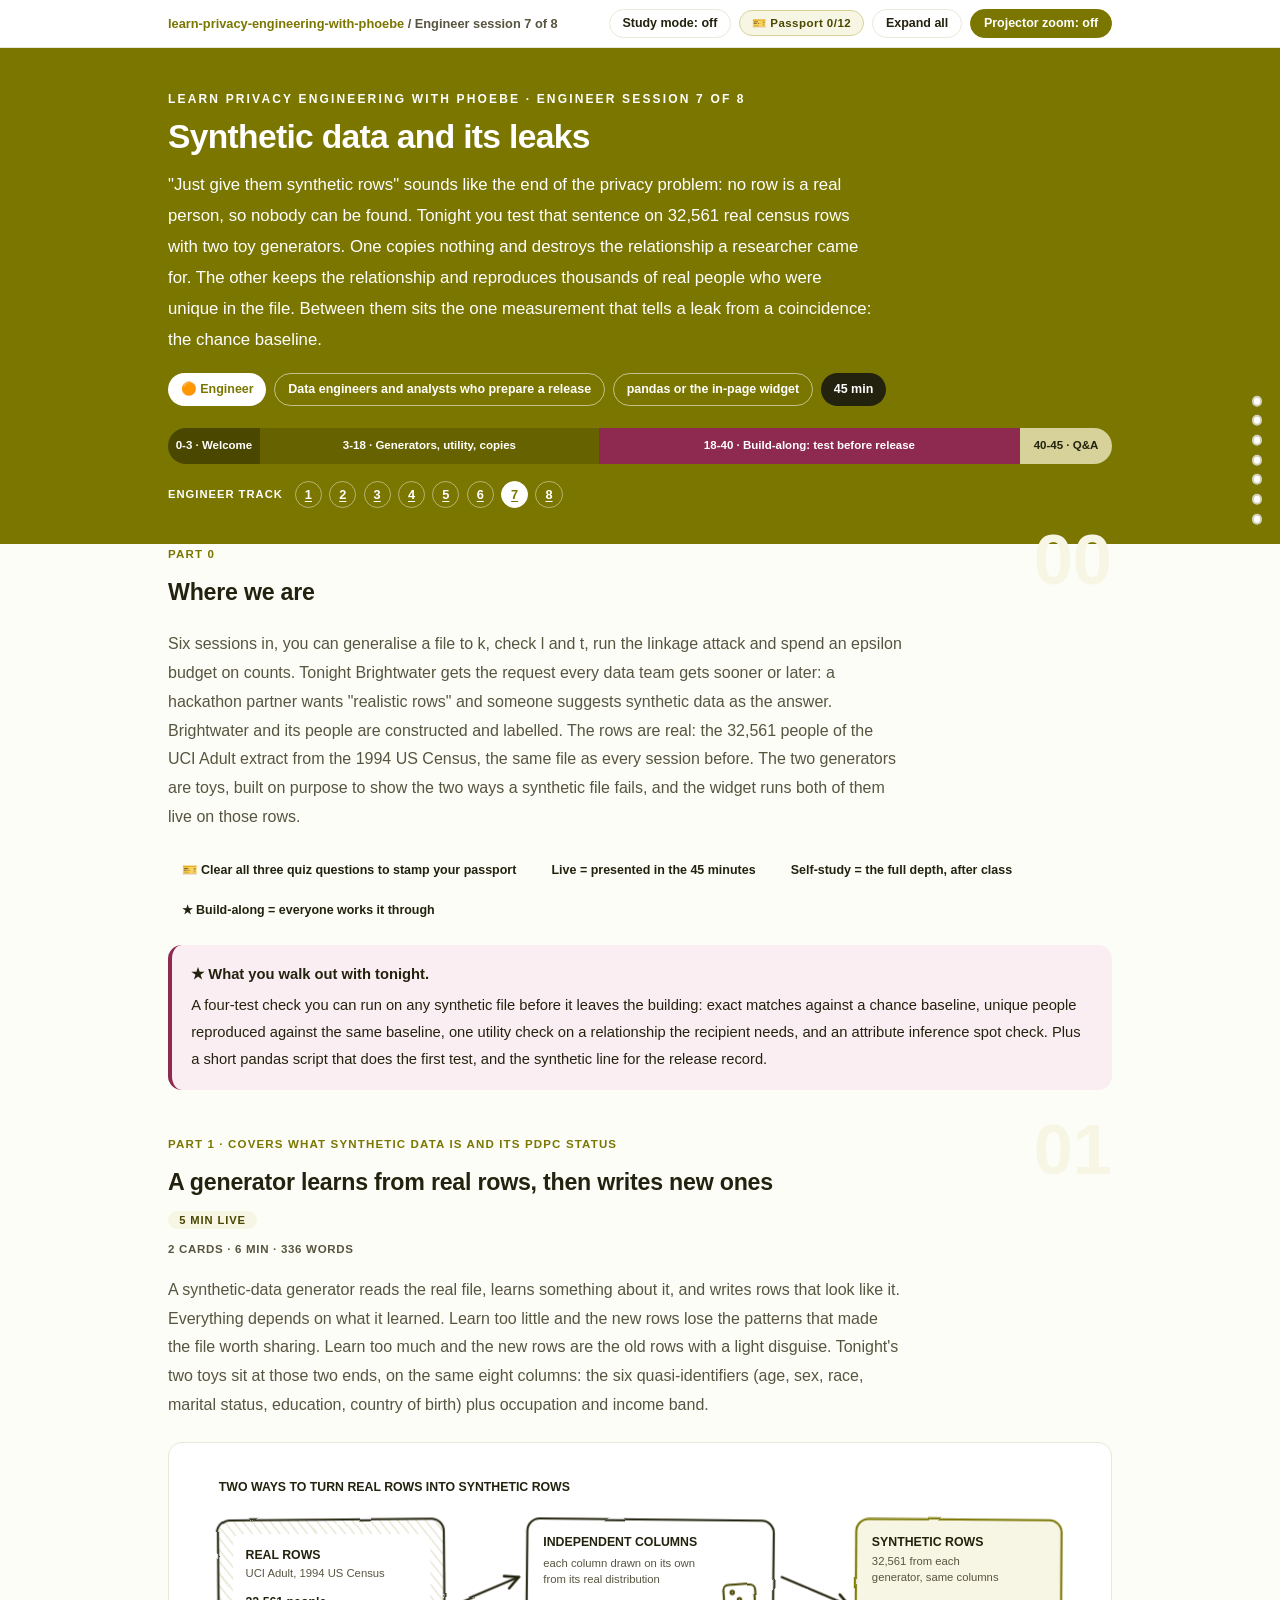
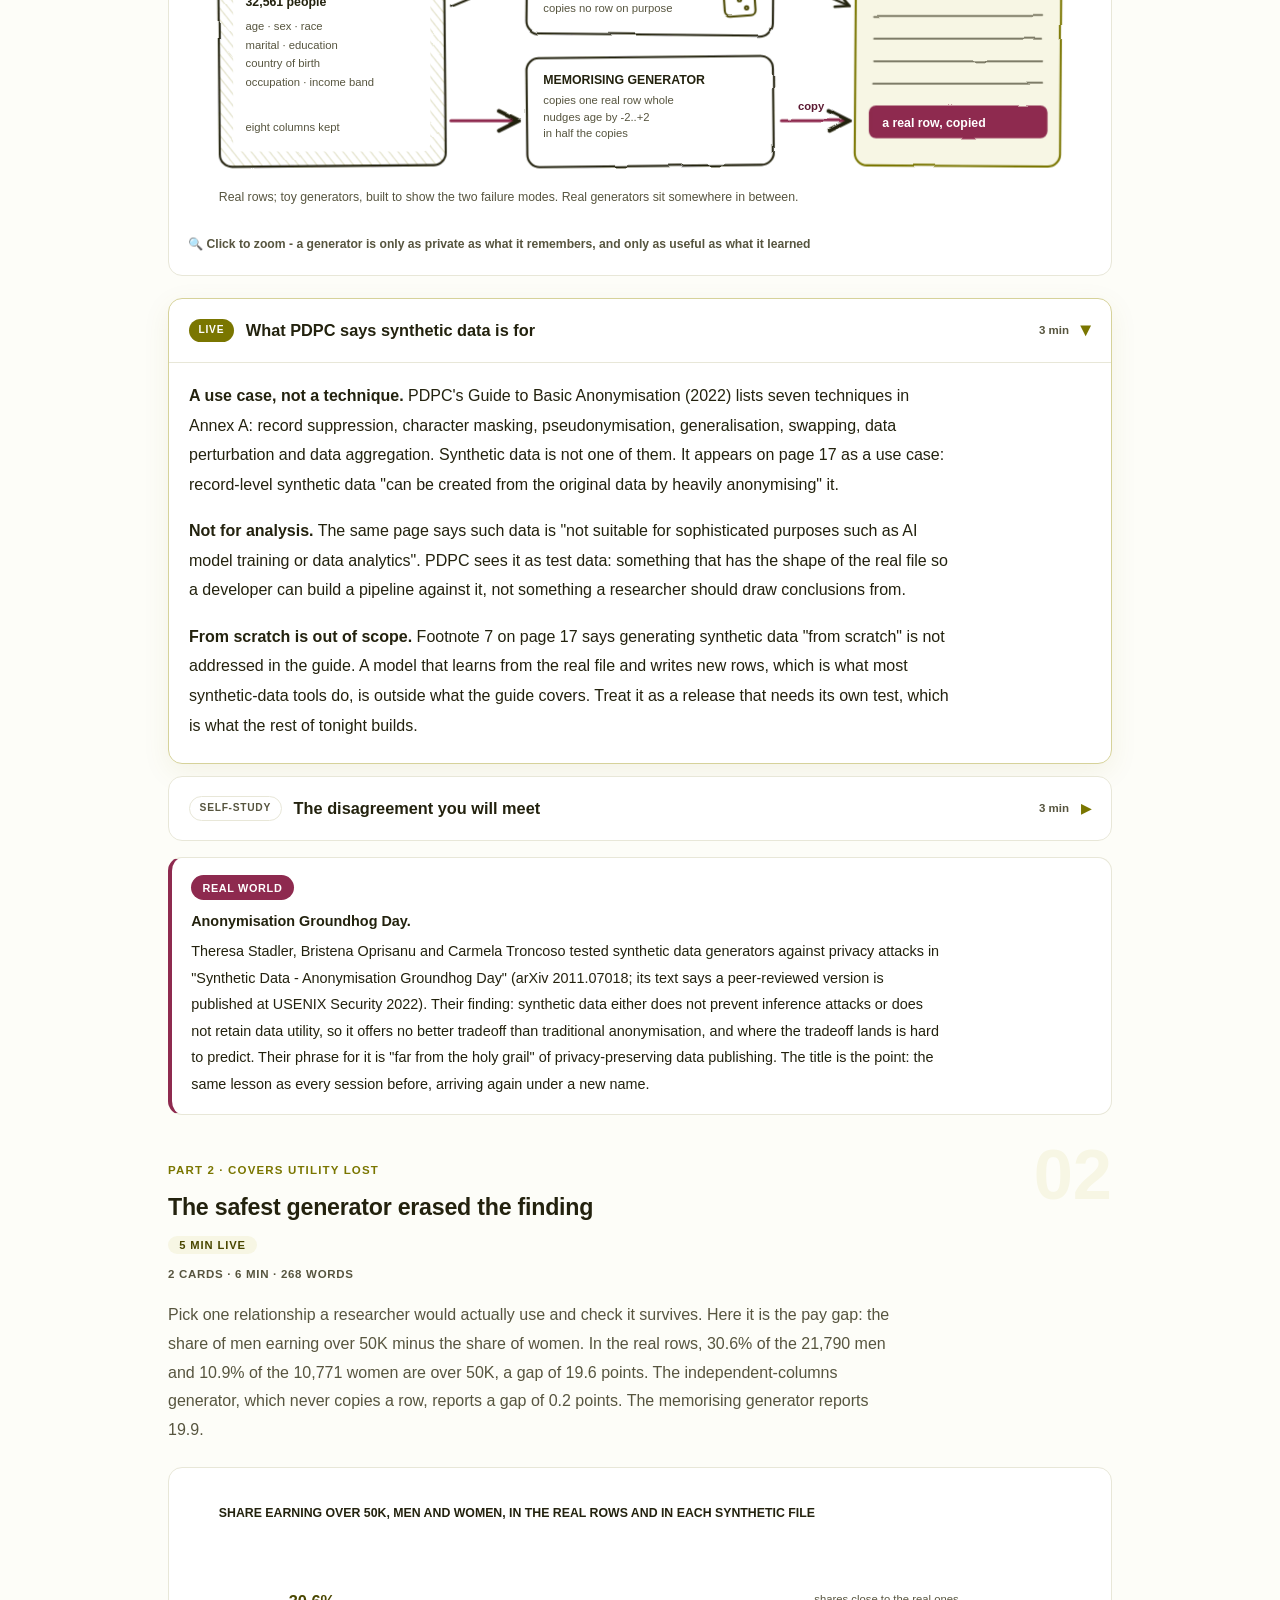
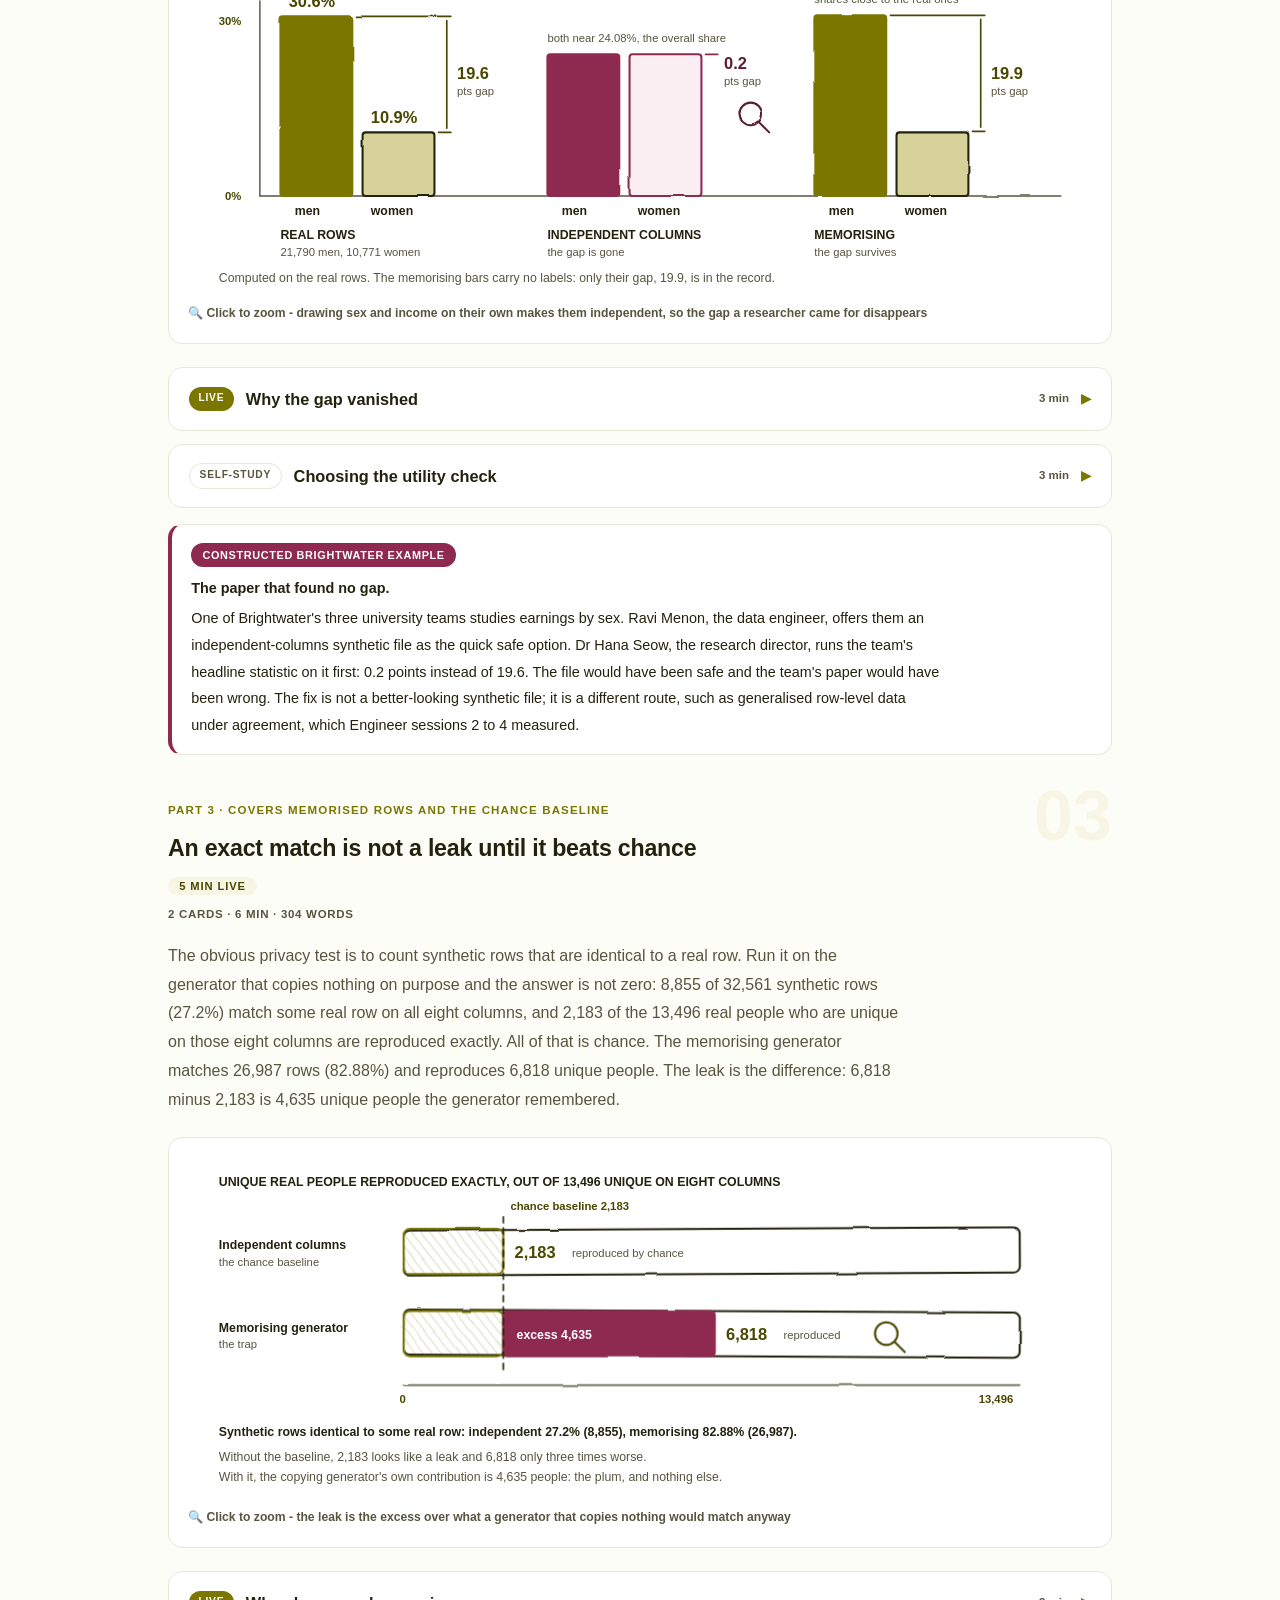
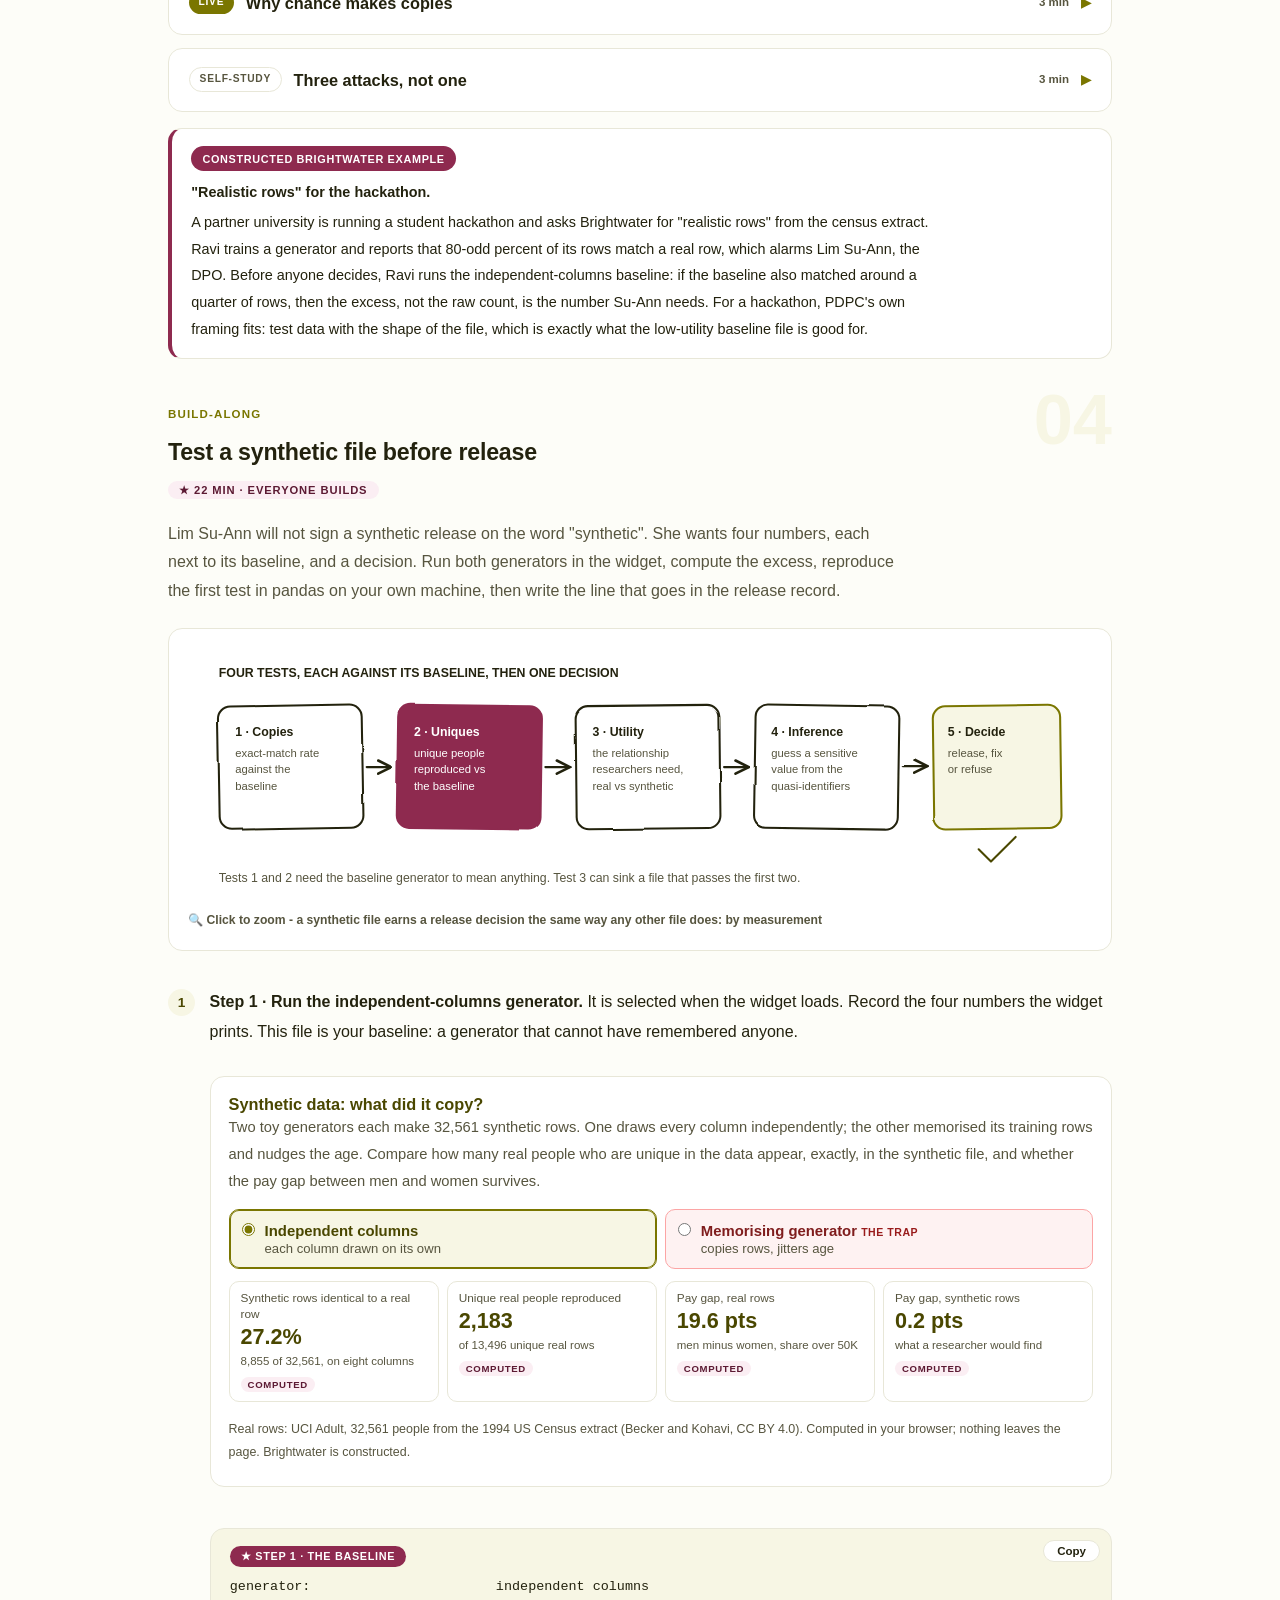
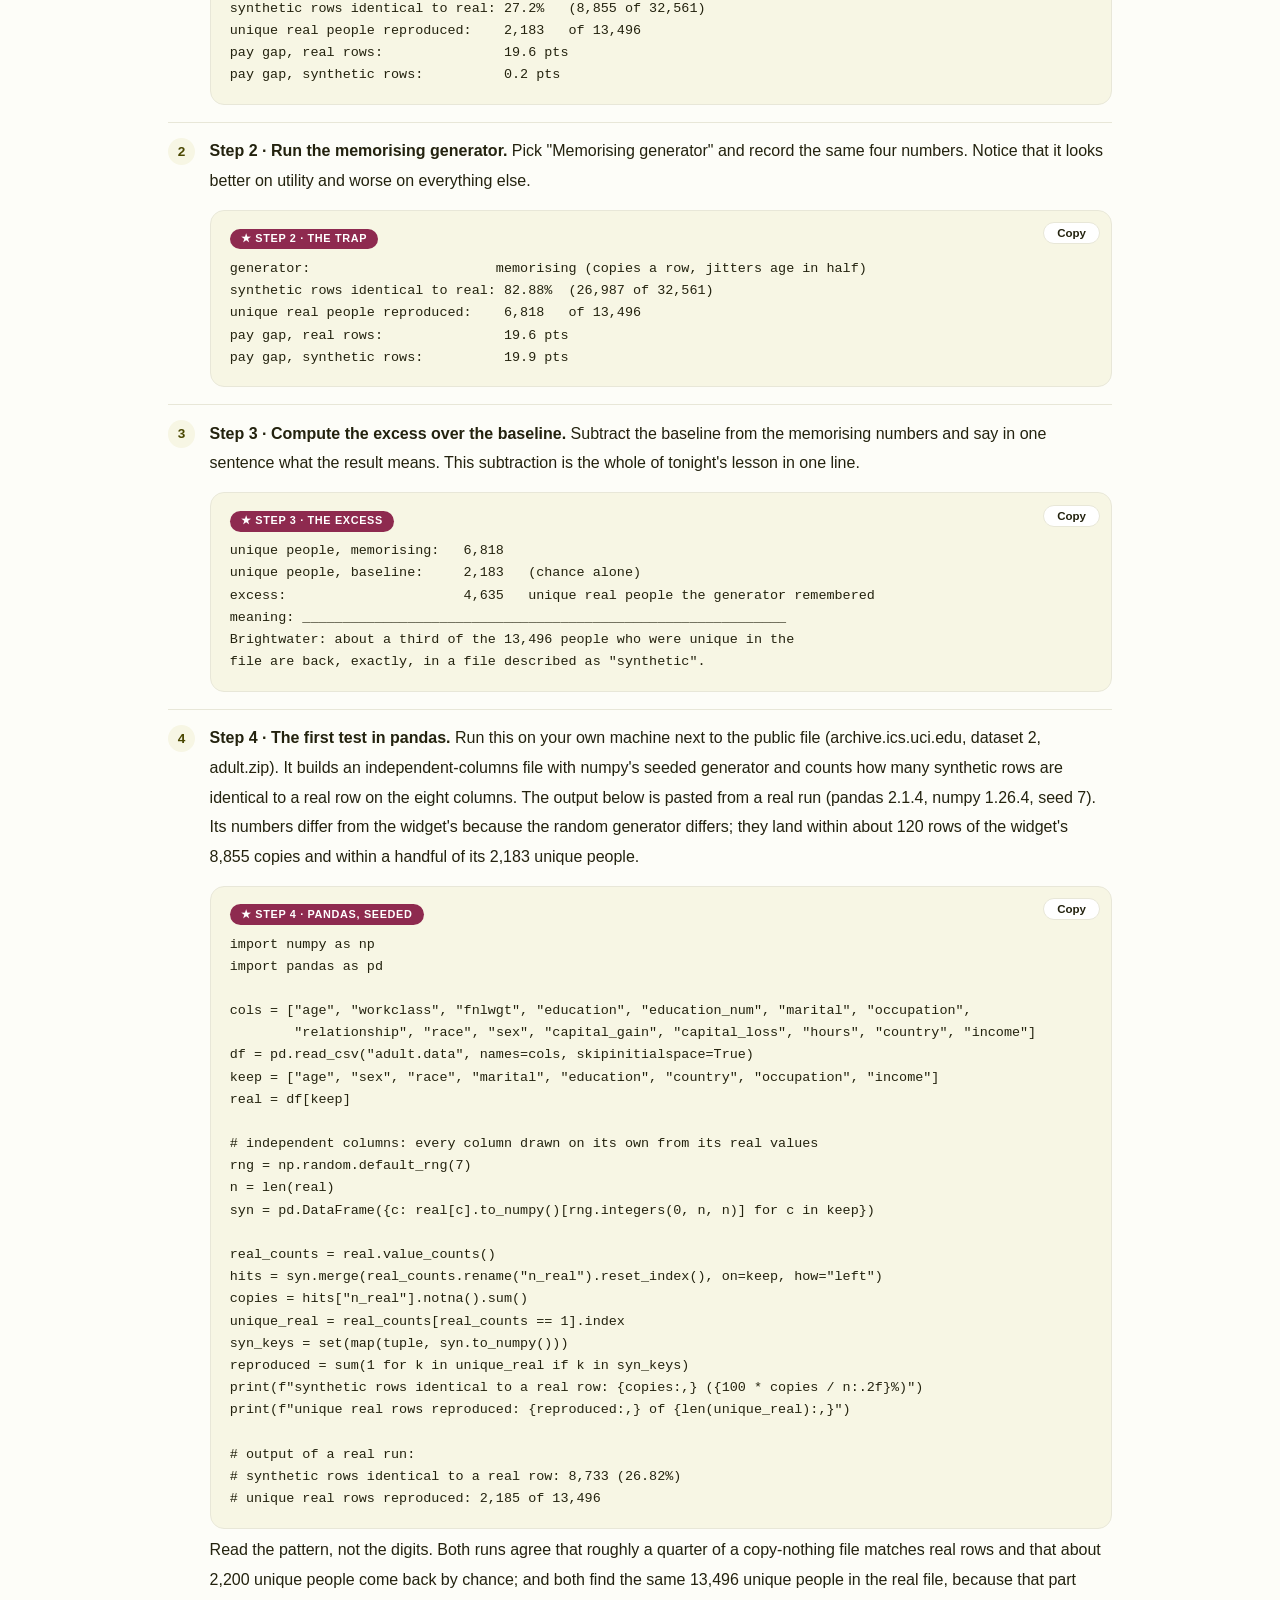
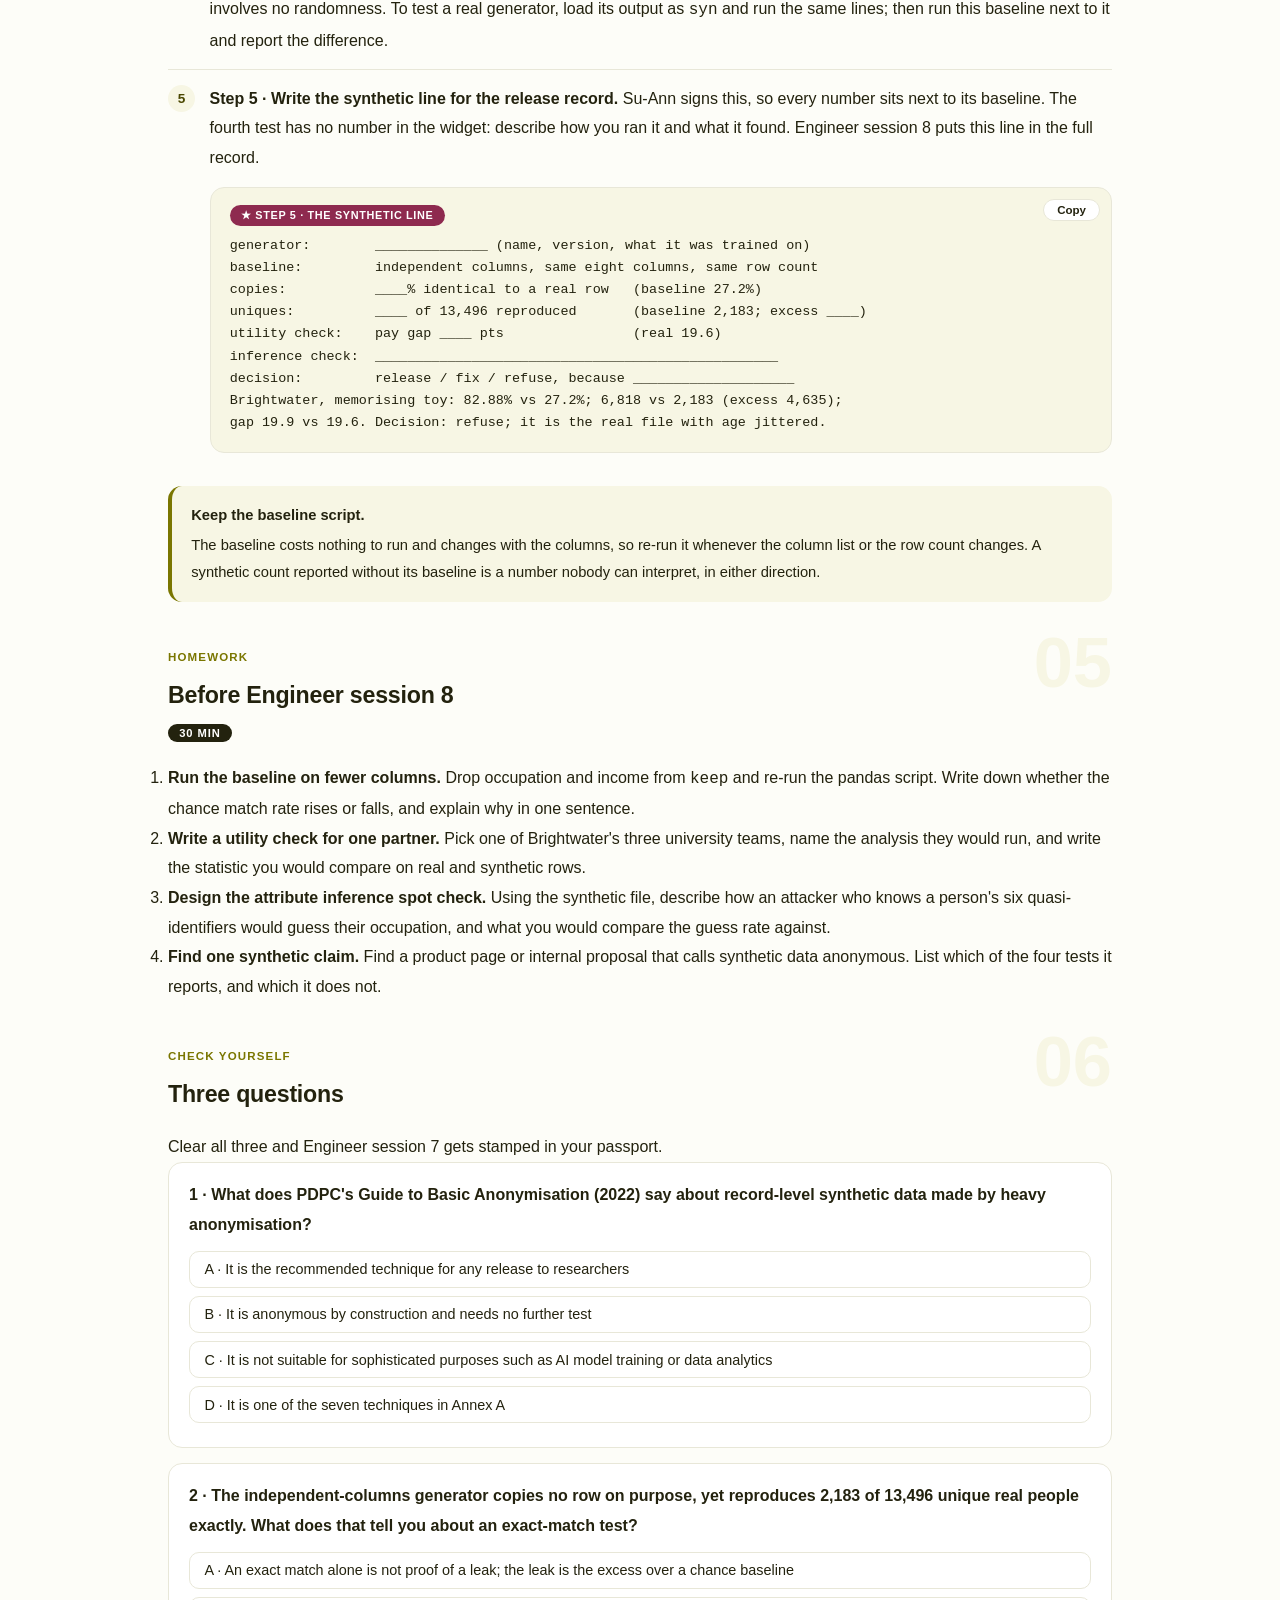
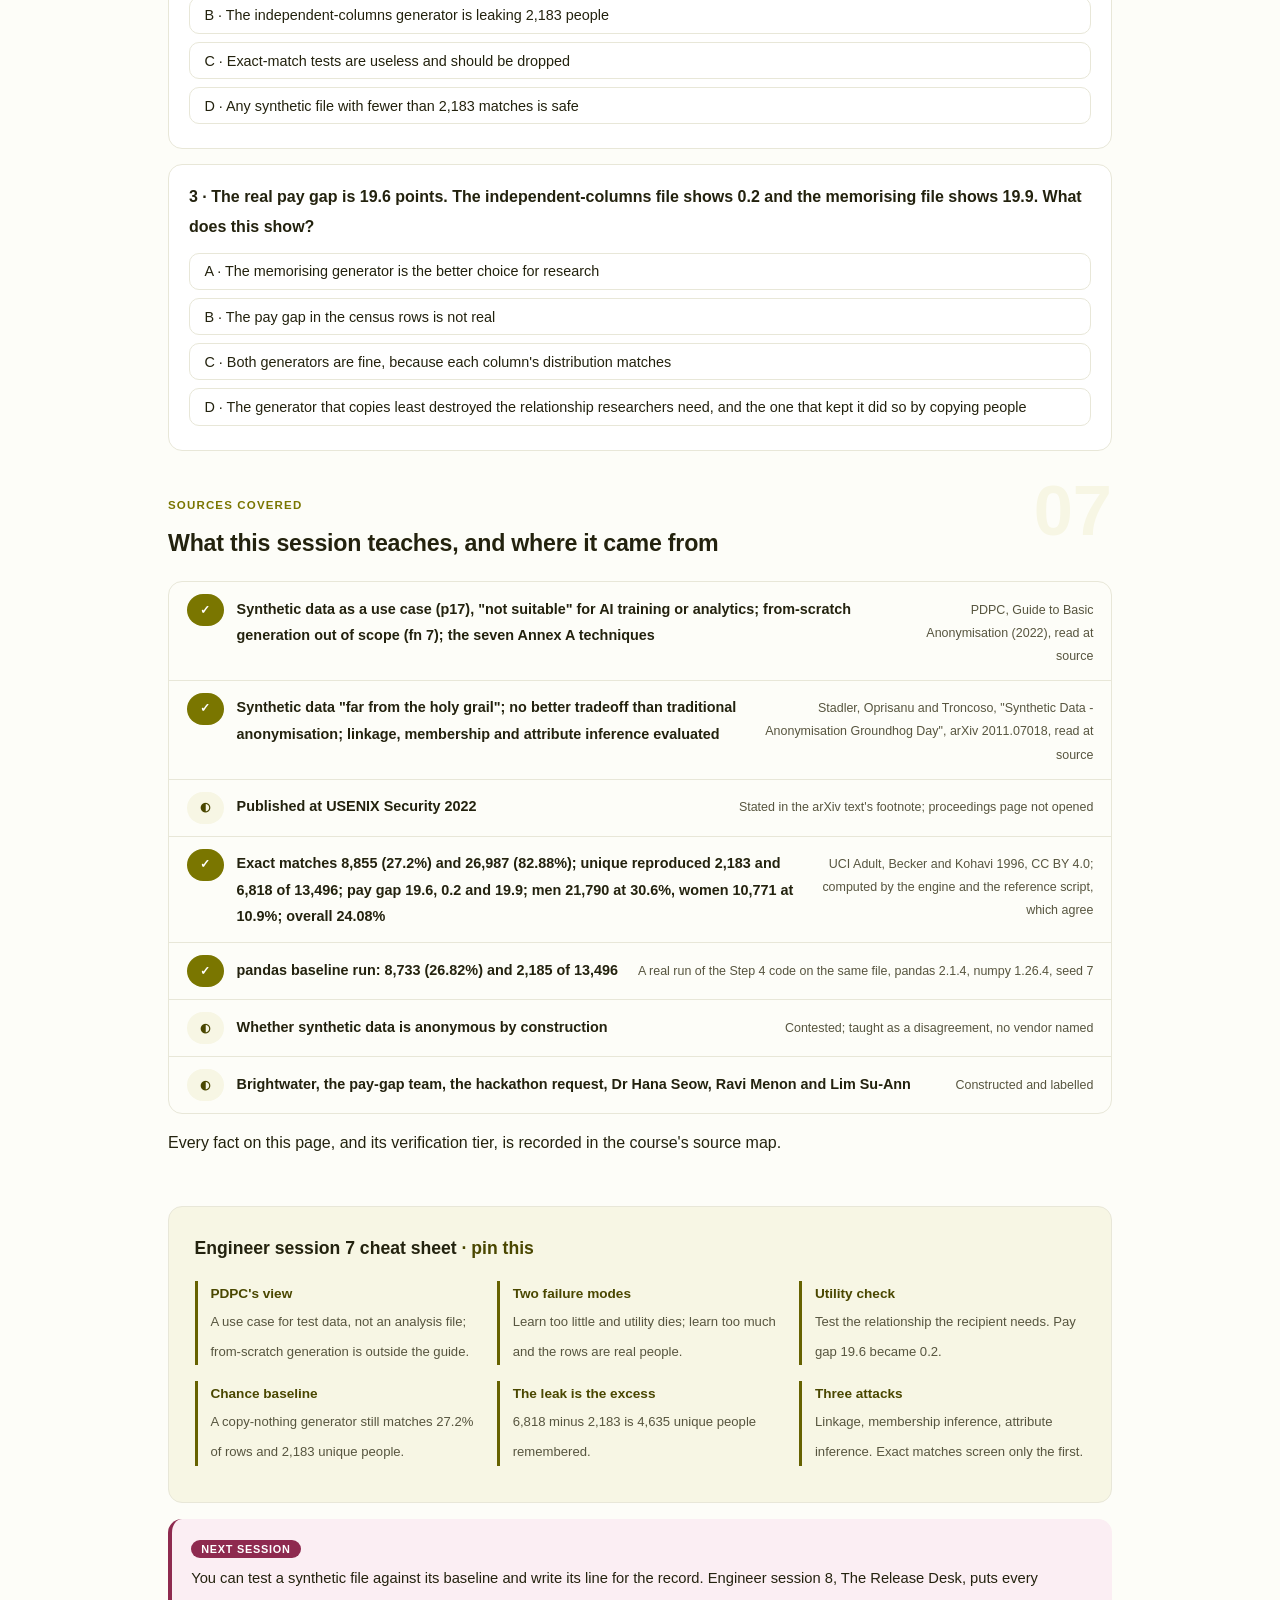
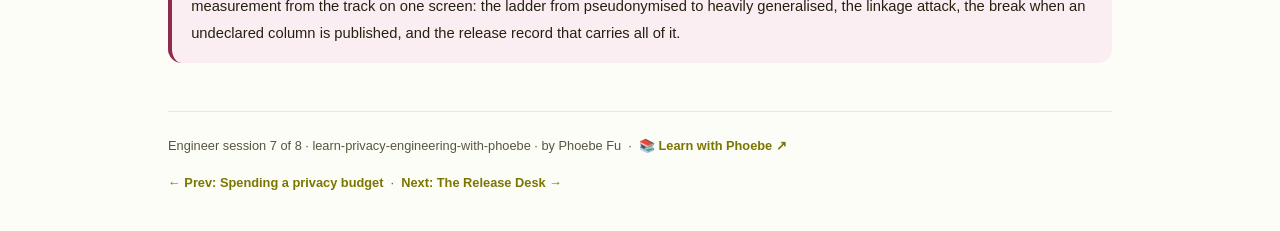
<file: courses/b7-synthetic-data-and-its-leaks.html>
<!DOCTYPE html>
<html lang="en">
<head>
<meta charset="UTF-8">
<meta name="viewport" content="width=device-width, initial-scale=1.0">
<!-- social:start -->
<meta name="description" content="Engineer session 7 of 8. What synthetic data is, what PDPC says about it, and how to test a synthetic file before release: two toy generators on 32,561 real census rows, the pay gap that one of them destroys, and the 6,818 unique people the other one copies.">
<meta property="og:type" content="article">
<meta property="og:site_name" content="Learn with Phoebe">
<meta property="og:title" content="Synthetic data and its leaks - learn privacy engineering with phoebe">
<meta property="og:description" content="Engineer session 7 of 8. A generator that copies nothing destroys the pay gap; a generator that keeps it reproduces 6,818 unique real people. Test the file against a chance baseline.">
<meta property="og:url" content="https://phoebefu6.github.io/learn-privacy-engineering-with-phoebe/courses/b7-synthetic-data-and-its-leaks.html">
<meta property="og:image" content="https://phoebefu6.github.io/learn-privacy-engineering-with-phoebe/assets/og-cover.png">
<meta property="og:image:width" content="1200">
<meta property="og:image:height" content="630">
<meta name="twitter:card" content="summary_large_image">
<meta name="twitter:title" content="Synthetic data and its leaks - learn privacy engineering with phoebe">
<meta name="twitter:description" content="Engineer session 7 of 8. Utility lost, rows memorised, and the chance baseline that tells one from the other.">
<meta name="twitter:image" content="https://phoebefu6.github.io/learn-privacy-engineering-with-phoebe/assets/og-cover.png">
<!-- social:end -->
<title>Engineer session 7 · Synthetic data and its leaks - learn privacy engineering with phoebe</title>
<link rel="stylesheet" href="../assets/style.css?v=3">
</head>
<body>

<div class="toolbar">
  <div class="wrap">
    <span class="crumb"><a href="../index.html">learn-privacy-engineering-with-phoebe</a> / Engineer session 7 of 8</span>
    <button class="btn" id="toggle-all" type="button">Expand all</button>
    <button class="btn primary" id="zoom-toggle" type="button">Projector zoom: off</button>
  </div>
</div>

<header class="masthead">
  <div class="wrap">
    <div class="eyebrow">Learn Privacy Engineering with Phoebe · Engineer session 7 of 8</div>
    <h1>Synthetic data and <span class="accent">its leaks</span></h1>
    <p class="sub">"Just give them synthetic rows" sounds like the end of the privacy problem: no row is a real person, so nobody can be found. Tonight you test that sentence on 32,561 real census rows with two toy generators. One copies nothing and destroys the relationship a researcher came for. The other keeps the relationship and reproduces thousands of real people who were unique in the file. Between them sits the one measurement that tells a leak from a coincidence: the chance baseline.</p>
    <div class="chip-row">
      <span class="chip level">🟠 Engineer</span>
      <span class="chip audience">Data engineers and analysts who prepare a release</span>
      <span class="chip audience">pandas or the in-page widget</span>
      <span class="chip time">45 min</span>
    </div>
    <div class="agenda">
      <span class="a1" style="flex:1">0-3 · Welcome</span>
      <span class="a2" style="flex:4">3-18 · Generators, utility, copies</span>
      <span class="a3" style="flex:5">18-40 · Build-along: test before release</span>
      <span class="a4" style="flex:1">40-45 · Q&amp;A</span>
    </div>
  </div>
</header>

<main class="wrap">

  <section class="section" id="intro">
    <div class="section-kicker">
      <span class="klabel">Part 0</span>
      <h2>Where we are</h2>
    </div>
    <p class="lede">Six sessions in, you can generalise a file to k, check l and t, run the linkage attack and spend an epsilon budget on counts. Tonight Brightwater gets the request every data team gets sooner or later: a hackathon partner wants "realistic rows" and someone suggests synthetic data as the answer. Brightwater and its people are constructed and labelled. The rows are real: the 32,561 people of the UCI Adult extract from the 1994 US Census, the same file as every session before. The two generators are toys, built on purpose to show the two ways a synthetic file fails, and the widget runs both of them live on those rows.</p>

    <div class="legend">
      <span class="pill">🎫 Clear all three quiz questions to stamp your passport</span>
      <span class="pill">Live = presented in the 45 minutes</span>
      <span class="pill">Self-study = the full depth, after class</span>
      <span class="pill">★ Build-along = everyone works it through</span>
    </div>

    <div class="callout win">
      <p><strong>★ What you walk out with tonight.</strong> A four-test check you can run on any synthetic file before it leaves the building: exact matches against a chance baseline, unique people reproduced against the same baseline, one utility check on a relationship the recipient needs, and an attribute inference spot check. Plus a short pandas script that does the first test, and the synthetic line for the release record.</p>
    </div>
  </section>

  <section class="section" id="part-1">
    <div class="section-kicker">
      <span class="klabel">Part 1 · covers what synthetic data is and its PDPC status</span>
      <h2>A generator learns from real rows, then writes new ones</h2>
      <span class="tag concept">5 min live</span>
    </div>
    <p class="lede">A synthetic-data generator reads the real file, learns something about it, and writes rows that look like it. Everything depends on what it learned. Learn too little and the new rows lose the patterns that made the file worth sharing. Learn too much and the new rows are the old rows with a light disguise. Tonight's two toys sit at those two ends, on the same eight columns: the six quasi-identifiers (age, sex, race, marital status, education, country of birth) plus occupation and income band.</p>

    <figure class="zoomable">
      <svg viewBox="0 0 880 352" xmlns="http://www.w3.org/2000/svg" role="img" aria-label="Real rows on the left, 32,561 UCI Adult rows with eight columns. Two arrows lead to two generators. The independent columns generator draws each column on its own from its real distribution. The memorising generator copies one real row whole and nudges age by minus 2 to plus 2 in half the copies; its path is drawn as a plum copy arrow. Both write 32,561 synthetic rows on the right, where one row is highlighted in plum as a real row, copied.">
        <defs>
          <filter id="b7aSk" x="-3%" y="-3%" width="106%" height="106%"><feTurbulence type="fractalNoise" baseFrequency="0.02" numOctaves="2" seed="71" result="n"/><feDisplacementMap in="SourceGraphic" in2="n" scale="2.4" xChannelSelector="R" yChannelSelector="G"/></filter>
          <pattern id="b7aHc" patternUnits="userSpaceOnUse" width="7" height="7" patternTransform="rotate(-38)"><line x1="0" y1="0" x2="0" y2="7" stroke="#7A7600" stroke-width="1" opacity=".5"/></pattern>
          <marker id="b7aAr" viewBox="0 0 10 10" refX="9" refY="5" markerWidth="8" markerHeight="8" orient="auto"><path d="M1 1 L9 5 L1 9" fill="none" stroke="#23220E" stroke-width="1.6" stroke-linecap="round"/></marker>
        </defs>
        <style>
          .b7aH { font: 800 12px Inter, sans-serif; fill: #23220E; }
          .b7aL { font: 600 12px Inter, sans-serif; fill: #23220E; }
          .b7aS { font: 400 11px Inter, sans-serif; fill: #57553F; }
          .b7aB { font: 800 11px Inter, sans-serif; fill: #5C1A33; }
          .b7aW { font: 800 12px Inter, sans-serif; fill: #FFFFFF; }
          .b7aN { font: 400 12px Inter, sans-serif; fill: #57553F; }
        </style>

        <text class="b7aH" x="30" y="28">TWO WAYS TO TURN REAL ROWS INTO SYNTHETIC ROWS</text>

        <g filter="url(#b7aSk)" fill="none" stroke="#23220E" stroke-width="2" stroke-linecap="round" stroke-linejoin="round">
          <rect x="30" y="56" width="220" height="240" rx="12" transform="rotate(-0.5 140 176)" fill="url(#b7aHc)"/>
          <rect x="330" y="56" width="240" height="112" rx="12" transform="rotate(0.6 450 112)" fill="#FFFFFF"/>
          <rect x="330" y="190" width="240" height="106" rx="12" transform="rotate(-0.6 450 243)" fill="#FFFFFF"/>
          <rect x="650" y="56" width="200" height="240" rx="12" transform="rotate(0.4 750 176)" fill="#F7F6E4" stroke="#7A7600"/>
          <path d="M668 150 L832 150 M668 172 L832 172 M668 194 L832 194 M668 216 L832 216" stroke="#57553F" stroke-width="1.4"/>
          <rect x="664" y="238" width="172" height="30" rx="6" fill="#8E2A4F" stroke="#8E2A4F"/>
          <path d="M256 140 L322 112" marker-end="url(#b7aAr)"/>
          <path d="M578 112 L644 140" marker-end="url(#b7aAr)"/>
          <path d="M256 252 L322 252" stroke="#8E2A4F" stroke-width="3" marker-end="url(#b7aAr)"/>
          <path d="M578 252 L644 252" stroke="#8E2A4F" stroke-width="3" marker-end="url(#b7aAr)"/>
          <!-- doodle: a die on the independent generator, drawn at random -->
          <rect x="522" y="120" width="30" height="30" rx="5" transform="rotate(-4 537 135)" stroke="#4A4700"/>
          <circle cx="530" cy="128" r="1.6" stroke="#4A4700"/>
          <circle cx="537" cy="135" r="1.6" stroke="#4A4700"/>
          <circle cx="544" cy="142" r="1.6" stroke="#4A4700"/>
        </g>

        <rect x="44" y="70" width="192" height="212" rx="8" fill="#FFFFFF"/>

        <text class="b7aH" x="56" y="94">REAL ROWS</text>
        <text class="b7aS" x="56" y="112">UCI Adult, 1994 US Census</text>
        <text class="b7aL" x="56" y="140">32,561 people</text>
        <text class="b7aS" x="56" y="164">age · sex · race</text>
        <text class="b7aS" x="56" y="182">marital · education</text>
        <text class="b7aS" x="56" y="200">country of birth</text>
        <text class="b7aS" x="56" y="218">occupation · income band</text>
        <text class="b7aS" x="56" y="262">eight columns kept</text>

        <text class="b7aH" x="346" y="82">INDEPENDENT COLUMNS</text>
        <text class="b7aS" x="346" y="102">each column drawn on its own</text>
        <text class="b7aS" x="346" y="118">from its real distribution</text>
        <text class="b7aS" x="346" y="146">copies no row on purpose</text>

        <text class="b7aH" x="346" y="216">MEMORISING GENERATOR</text>
        <text class="b7aS" x="346" y="236">copies one real row whole</text>
        <text class="b7aS" x="346" y="252">nudges age by -2..+2</text>
        <text class="b7aS" x="346" y="268">in half the copies</text>

        <text class="b7aB" x="594" y="242">copy</text>

        <text class="b7aH" x="666" y="82">SYNTHETIC ROWS</text>
        <text class="b7aS" x="666" y="100">32,561 from each</text>
        <text class="b7aS" x="666" y="116">generator, same columns</text>
        <text class="b7aW" x="676" y="258">a real row, copied</text>

        <text class="b7aN" x="30" y="330">Real rows; toy generators, built to show the two failure modes. Real generators sit somewhere in between.</text>
      </svg>
      <figcaption>🔍 Click to zoom - a generator is only as private as what it remembers, and only as useful as what it learned</figcaption>
    </figure>

    <details class="card" open>
      <summary><span class="mode live">Live</span>What PDPC says synthetic data is for<span class="mini">3 min</span><span class="caret">▶</span></summary>
      <div class="body">
        <p><strong>A use case, not a technique.</strong> PDPC's Guide to Basic Anonymisation (2022) lists seven techniques in Annex A: record suppression, character masking, pseudonymisation, generalisation, swapping, data perturbation and data aggregation. Synthetic data is not one of them. It appears on page 17 as a use case: record-level synthetic data "can be created from the original data by heavily anonymising" it.</p>
        <p><strong>Not for analysis.</strong> The same page says such data is "not suitable for sophisticated purposes such as AI model training or data analytics". PDPC sees it as test data: something that has the shape of the real file so a developer can build a pipeline against it, not something a researcher should draw conclusions from.</p>
        <p><strong>From scratch is out of scope.</strong> Footnote 7 on page 17 says generating synthetic data "from scratch" is not addressed in the guide. A model that learns from the real file and writes new rows, which is what most synthetic-data tools do, is outside what the guide covers. Treat it as a release that needs its own test, which is what the rest of tonight builds.</p>
      </div>
    </details>

    <details class="card">
      <summary><span class="mode self">Self-study</span>The disagreement you will meet<span class="mini">3 min</span><span class="caret">▶</span></summary>
      <div class="body">
        <p>Some vendors describe synthetic data as anonymous by construction: no synthetic row belongs to a real person, so there is nobody to re-identify. The argument has a real core, because a generator that learned only broad patterns writes rows nobody can be tied to. Its weak point is the word "only": nothing in the word "synthetic" says how much the generator remembered.</p>
        <p>The research below found that, on the generators and data it tested, the privacy and the usefulness could not both be had. That is evidence about those generators, not a law about every possible one, and the field has not settled the question. The engineering norm that follows from both sides is the same: do not accept "it is synthetic" as a privacy argument, measure the file you are about to release. Whether a synthetic file is still personal data is a legal question; <a href="https://phoebefu6.github.io/learn-pdpa-dnc-with-phoebe/">PDPA and DNC ↗</a> and <a href="https://phoebefu6.github.io/learn-gdpr-with-phoebe/">GDPR ↗</a> own it.</p>
      </div>
    </details>

    <div class="callout example">
      <span class="ex-pill">Real world</span>
      <p><strong>Anonymisation Groundhog Day.</strong> Theresa Stadler, Bristena Oprisanu and Carmela Troncoso tested synthetic data generators against privacy attacks in "Synthetic Data - Anonymisation Groundhog Day" (arXiv 2011.07018; its text says a peer-reviewed version is published at USENIX Security 2022). Their finding: synthetic data either does not prevent inference attacks or does not retain data utility, so it offers no better tradeoff than traditional anonymisation, and where the tradeoff lands is hard to predict. Their phrase for it is "far from the holy grail" of privacy-preserving data publishing. The title is the point: the same lesson as every session before, arriving again under a new name.</p>
    </div>
  </section>

  <section class="section" id="part-2">
    <div class="section-kicker">
      <span class="klabel">Part 2 · covers utility lost</span>
      <h2>The safest generator erased the finding</h2>
      <span class="tag concept">5 min live</span>
    </div>
    <p class="lede">Pick one relationship a researcher would actually use and check it survives. Here it is the pay gap: the share of men earning over 50K minus the share of women. In the real rows, 30.6% of the 21,790 men and 10.9% of the 10,771 women are over 50K, a gap of 19.6 points. The independent-columns generator, which never copies a row, reports a gap of 0.2 points. The memorising generator reports 19.9.</p>

    <figure class="zoomable">
      <svg viewBox="0 0 880 394" xmlns="http://www.w3.org/2000/svg" role="img" aria-label="Three pairs of bars, the share of men and of women earning over 50K. Real rows: men 30.6 percent, women 10.9 percent, a gap of 19.6 points. Independent columns, drawn in plum: both bars near the overall share of 24.08 percent, a gap of 0.2 points. Memorising generator: shares close to the real ones, a gap of 19.9 points.">
        <defs>
          <filter id="b7bSk" x="-3%" y="-3%" width="106%" height="106%"><feTurbulence type="fractalNoise" baseFrequency="0.02" numOctaves="2" seed="73" result="n"/><feDisplacementMap in="SourceGraphic" in2="n" scale="2.4" xChannelSelector="R" yChannelSelector="G"/></filter>
          <pattern id="b7bHc" patternUnits="userSpaceOnUse" width="7" height="7" patternTransform="rotate(-38)"><line x1="0" y1="0" x2="0" y2="7" stroke="#7A7600" stroke-width="1" opacity=".5"/></pattern>
          <marker id="b7bAr" viewBox="0 0 10 10" refX="9" refY="5" markerWidth="8" markerHeight="8" orient="auto"><path d="M1 1 L9 5 L1 9" fill="none" stroke="#23220E" stroke-width="1.6" stroke-linecap="round"/></marker>
        </defs>
        <style>
          .b7bH { font: 800 12px Inter, sans-serif; fill: #23220E; }
          .b7bL { font: 600 12px Inter, sans-serif; fill: #23220E; }
          .b7bS { font: 400 11px Inter, sans-serif; fill: #57553F; }
          .b7bV { font: 800 16px Inter, sans-serif; fill: #4A4700; }
          .b7bB { font: 800 16px Inter, sans-serif; fill: #5C1A33; }
          .b7bA { font: 700 11px Inter, sans-serif; fill: #4A4700; }
          .b7bN { font: 400 12px Inter, sans-serif; fill: #57553F; }
        </style>

        <text class="b7bH" x="30" y="28">SHARE EARNING OVER 50K, MEN AND WOMEN, IN THE REAL ROWS AND IN EACH SYNTHETIC FILE</text>

        <g filter="url(#b7bSk)" fill="none" stroke="#23220E" stroke-width="2" stroke-linecap="round" stroke-linejoin="round">
          <path d="M70 300 L850 300" stroke="#57553F" stroke-width="1.4"/>
          <path d="M70 300 L70 110" stroke="#57553F" stroke-width="1.4"/>
          <rect x="90" y="125" width="70" height="175" rx="3" fill="#7A7600" stroke="#7A7600"/>
          <rect x="170" y="238" width="70" height="62" rx="3" fill="#D6D29A"/>
          <rect x="350" y="162" width="70" height="138" rx="3" fill="#8E2A4F" stroke="#8E2A4F"/>
          <rect x="430" y="162" width="70" height="138" rx="3" fill="#FBEEF3" stroke="#8E2A4F"/>
          <rect x="610" y="124" width="70" height="176" rx="3" fill="#7A7600" stroke="#7A7600"/>
          <rect x="690" y="238" width="70" height="62" rx="3" fill="#D6D29A"/>
          <path d="M164 125 L256 125 M244 238 L256 238 M252 129 L252 234" stroke="#4A4700" stroke-width="1.6"/>
          <path d="M684 124 L776 124 M764 238 L776 238 M772 128 L772 234" stroke="#4A4700" stroke-width="1.6"/>
          <path d="M504 162 L516 162" stroke="#8E2A4F" stroke-width="1.6"/>
          <!-- doodle: a magnifying glass looking for the missing gap -->
          <circle cx="548" cy="220" r="11" stroke="#5C1A33"/>
          <path d="M556 228 L566 238" stroke="#5C1A33"/>
        </g>

        <text class="b7bA" x="36" y="304">0%</text>
        <text class="b7bA" x="30" y="133">30%</text>

        <text class="b7bV" x="98" y="116">30.6%</text>
        <text class="b7bV" x="178" y="229">10.9%</text>
        <text class="b7bV" x="262" y="186">19.6</text>
        <text class="b7bS" x="262" y="202">pts gap</text>

        <text class="b7bS" x="350" y="150">both near 24.08%, the overall share</text>
        <text class="b7bB" x="522" y="176">0.2</text>
        <text class="b7bS" x="522" y="192">pts gap</text>

        <text class="b7bS" x="610" y="112">shares close to the real ones</text>
        <text class="b7bV" x="782" y="186">19.9</text>
        <text class="b7bS" x="782" y="202">pts gap</text>

        <text class="b7bL" x="104" y="318">men</text>
        <text class="b7bL" x="178" y="318">women</text>
        <text class="b7bL" x="364" y="318">men</text>
        <text class="b7bL" x="438" y="318">women</text>
        <text class="b7bL" x="624" y="318">men</text>
        <text class="b7bL" x="698" y="318">women</text>

        <text class="b7bH" x="90" y="342">REAL ROWS</text>
        <text class="b7bS" x="90" y="358">21,790 men, 10,771 women</text>
        <text class="b7bH" x="350" y="342">INDEPENDENT COLUMNS</text>
        <text class="b7bS" x="350" y="358">the gap is gone</text>
        <text class="b7bH" x="610" y="342">MEMORISING</text>
        <text class="b7bS" x="610" y="358">the gap survives</text>

        <text class="b7bN" x="30" y="384">Computed on the real rows. The memorising bars carry no labels: only their gap, 19.9, is in the record.</text>
      </svg>
      <figcaption>🔍 Click to zoom - drawing sex and income on their own makes them independent, so the gap a researcher came for disappears</figcaption>
    </figure>

    <details class="card">
      <summary><span class="mode live">Live</span>Why the gap vanished<span class="mini">3 min</span><span class="caret">▶</span></summary>
      <div class="body">
        <p><strong>Independent draws, independent columns.</strong> The first generator picks a sex from the real mix of sexes and, separately, an income band from the real mix of income bands. Nothing links the two, so in the synthetic file men and women both land near the overall share of 24.08%. Every single column looks right, and every relationship between columns is gone.</p>
        <p><strong>It is not only the pay gap.</strong> Education and income, age and marital status, occupation and sex: any pattern that lives between two columns is erased the same way. A researcher running a regression on this file gets clean-looking coefficients near zero and a wrong paper.</p>
        <p><strong>The memorising generator keeps it for the worst reason.</strong> Its 19.9 is close to the real 19.6 because its rows are, mostly, the real rows. The relationship survives because the people survive.</p>
      </div>
    </details>

    <details class="card">
      <summary><span class="mode self">Self-study</span>Choosing the utility check<span class="mini">3 min</span><span class="caret">▶</span></summary>
      <div class="body">
        <p>A utility check is only useful if it tests what the recipient will actually do. Ask the requester for the one or two analyses they plan, then compute the same statistic on the real rows and on the synthetic rows. Matching column histograms is the weakest possible check; the independent-columns toy passes it perfectly and fails every analysis that matters.</p>
        <p>Pick relationships across columns, and include at least one that involves a small group, because generators tend to smooth small groups away first. Write the real value, the synthetic value and the difference in the release record. A file that fails the utility check is not a safe file that happens to be inconvenient: it is a file that will produce wrong findings with Brightwater's name on the data source.</p>
      </div>
    </details>

    <div class="callout example">
      <span class="ex-pill">Constructed Brightwater example</span>
      <p><strong>The paper that found no gap.</strong> One of Brightwater's three university teams studies earnings by sex. Ravi Menon, the data engineer, offers them an independent-columns synthetic file as the quick safe option. Dr Hana Seow, the research director, runs the team's headline statistic on it first: 0.2 points instead of 19.6. The file would have been safe and the team's paper would have been wrong. The fix is not a better-looking synthetic file; it is a different route, such as generalised row-level data under agreement, which Engineer sessions 2 to 4 measured.</p>
    </div>
  </section>

  <section class="section" id="part-3">
    <div class="section-kicker">
      <span class="klabel">Part 3 · covers memorised rows and the chance baseline</span>
      <h2>An exact match is not a leak until it beats chance</h2>
      <span class="tag concept">5 min live</span>
    </div>
    <p class="lede">The obvious privacy test is to count synthetic rows that are identical to a real row. Run it on the generator that copies nothing on purpose and the answer is not zero: 8,855 of 32,561 synthetic rows (27.2%) match some real row on all eight columns, and 2,183 of the 13,496 real people who are unique on those eight columns are reproduced exactly. All of that is chance. The memorising generator matches 26,987 rows (82.88%) and reproduces 6,818 unique people. The leak is the difference: 6,818 minus 2,183 is 4,635 unique people the generator remembered.</p>

    <figure class="zoomable">
      <svg viewBox="0 0 880 330" xmlns="http://www.w3.org/2000/svg" role="img" aria-label="Two horizontal bars out of 13,496 real people unique on eight columns. Independent columns reproduce 2,183 of them by chance, the chance baseline, drawn as hachure. The memorising generator reproduces 6,818: the first 2,183 drawn as hachure up to a dashed baseline line, and the excess of 4,635 shaded plum. Exact-match rates: 27.2 percent and 82.88 percent.">
        <defs>
          <filter id="b7cSk" x="-3%" y="-3%" width="106%" height="106%"><feTurbulence type="fractalNoise" baseFrequency="0.02" numOctaves="2" seed="79" result="n"/><feDisplacementMap in="SourceGraphic" in2="n" scale="2.4" xChannelSelector="R" yChannelSelector="G"/></filter>
          <pattern id="b7cHc" patternUnits="userSpaceOnUse" width="7" height="7" patternTransform="rotate(-38)"><line x1="0" y1="0" x2="0" y2="7" stroke="#7A7600" stroke-width="1" opacity=".5"/></pattern>
          <marker id="b7cAr" viewBox="0 0 10 10" refX="9" refY="5" markerWidth="8" markerHeight="8" orient="auto"><path d="M1 1 L9 5 L1 9" fill="none" stroke="#23220E" stroke-width="1.6" stroke-linecap="round"/></marker>
        </defs>
        <style>
          .b7cH { font: 800 12px Inter, sans-serif; fill: #23220E; }
          .b7cL { font: 600 12px Inter, sans-serif; fill: #23220E; }
          .b7cS { font: 400 11px Inter, sans-serif; fill: #57553F; }
          .b7cV { font: 800 16px Inter, sans-serif; fill: #4A4700; }
          .b7cW { font: 800 12px Inter, sans-serif; fill: #FFFFFF; }
          .b7cA { font: 700 11px Inter, sans-serif; fill: #4A4700; }
          .b7cN { font: 400 12px Inter, sans-serif; fill: #57553F; }
        </style>

        <text class="b7cH" x="30" y="28">UNIQUE REAL PEOPLE REPRODUCED EXACTLY, OUT OF 13,496 UNIQUE ON EIGHT COLUMNS</text>

        <g filter="url(#b7cSk)" fill="none" stroke="#23220E" stroke-width="2" stroke-linecap="round" stroke-linejoin="round">
          <rect x="210" y="70" width="600" height="44" rx="6" transform="rotate(-0.3 510 92)" fill="#FFFFFF"/>
          <rect x="210" y="70" width="97" height="44" rx="6" fill="url(#b7cHc)" stroke="#7A7600"/>
          <rect x="210" y="150" width="600" height="44" rx="6" transform="rotate(0.3 510 172)" fill="#FFFFFF"/>
          <rect x="210" y="150" width="97" height="44" rx="6" fill="url(#b7cHc)" stroke="#7A7600"/>
          <rect x="307" y="150" width="206" height="44" rx="4" fill="#8E2A4F" stroke="#8E2A4F"/>
          <path d="M307 58 L307 208" stroke-dasharray="6 5" stroke-width="1.6"/>
          <path d="M210 222 L810 222" stroke="#57553F" stroke-width="1.4"/>
          <!-- doodle: a magnifying glass on the reproduced people -->
          <circle cx="680" cy="172" r="11" stroke="#4A4700"/>
          <path d="M688 180 L698 190" stroke="#4A4700"/>
        </g>

        <text class="b7cA" x="314" y="52">chance baseline 2,183</text>

        <text class="b7cL" x="30" y="90">Independent columns</text>
        <text class="b7cS" x="30" y="106">the chance baseline</text>
        <text class="b7cV" x="318" y="98">2,183</text>
        <text class="b7cS" x="374" y="97">reproduced by chance</text>

        <text class="b7cL" x="30" y="170">Memorising generator</text>
        <text class="b7cS" x="30" y="186">the trap</text>
        <text class="b7cW" x="320" y="177">excess 4,635</text>
        <text class="b7cV" x="524" y="178">6,818</text>
        <text class="b7cS" x="580" y="177">reproduced</text>

        <text class="b7cA" x="206" y="240">0</text>
        <text class="b7cA" x="770" y="240">13,496</text>

        <text class="b7cL" x="30" y="272">Synthetic rows identical to some real row: independent 27.2% (8,855), memorising 82.88% (26,987).</text>
        <text class="b7cN" x="30" y="296">Without the baseline, 2,183 looks like a leak and 6,818 only three times worse.</text>
        <text class="b7cN" x="30" y="316">With it, the copying generator's own contribution is 4,635 people: the plum, and nothing else.</text>
      </svg>
      <figcaption>🔍 Click to zoom - the leak is the excess over what a generator that copies nothing would match anyway</figcaption>
    </figure>

    <details class="card">
      <summary><span class="mode live">Live</span>Why chance makes copies<span class="mini">3 min</span><span class="caret">▶</span></summary>
      <div class="body">
        <p><strong>Common combinations are easy to hit.</strong> Most real rows sit in crowded combinations: white, US-born, high-school graduate, a common occupation. Draw each column at random from its real mix and you land on one of those crowded combinations often. That is why 27.2% of the independent file matches a real row without the generator remembering anyone.</p>
        <p><strong>Even rare combinations get hit.</strong> A person unique on eight columns has a combination no one else shares, but it is built from values that are each common enough. With 32,561 random draws, 2,183 of the 13,496 unique combinations come up by chance.</p>
        <p><strong>So measure against a baseline.</strong> Run a generator that cannot have memorised anyone, on the same columns and the same number of rows, and treat its counts as the floor. A real generator's counts above that floor are what it learned about specific people. The excess here is 4,635 unique people, roughly a third of everyone who was unique.</p>
      </div>
    </details>

    <details class="card">
      <summary><span class="mode self">Self-study</span>Three attacks, not one<span class="mini">3 min</span><span class="caret">▶</span></summary>
      <div class="body">
        <p>Stadler et al. evaluate synthetic data against three kinds of attack, and an exact-match count touches only the first. <strong>Linkage</strong>: can an outsider tie a synthetic row back to a real person, the attack of Engineer session 4. <strong>Membership inference</strong>: can an attacker tell whether a particular person was in the training data at all, which is itself a disclosure when the file is "people treated at this clinic". <strong>Attribute inference</strong>: knowing some of a person's columns, can an attacker guess a sensitive one better from the synthetic file than without it.</p>
        <p>A generator can pass the exact-match test and still fail the other two, for example by writing near-copies with one column changed. The memorising toy does exactly that with age, and in this count its jittered copies already slip past an exact test. Treat exact matches as the cheap first screen, not the verdict.</p>
      </div>
    </details>

    <div class="callout example">
      <span class="ex-pill">Constructed Brightwater example</span>
      <p><strong>"Realistic rows" for the hackathon.</strong> A partner university is running a student hackathon and asks Brightwater for "realistic rows" from the census extract. Ravi trains a generator and reports that 80-odd percent of its rows match a real row, which alarms Lim Su-Ann, the DPO. Before anyone decides, Ravi runs the independent-columns baseline: if the baseline also matched around a quarter of rows, then the excess, not the raw count, is the number Su-Ann needs. For a hackathon, PDPC's own framing fits: test data with the shape of the file, which is exactly what the low-utility baseline file is good for.</p>
    </div>
  </section>

  <section class="section" id="demo-1">
    <div class="section-kicker">
      <span class="klabel">Build-along</span>
      <h2>Test a synthetic file before release</h2>
      <span class="tag demo">★ 22 min · everyone builds</span>
    </div>
    <p class="lede">Lim Su-Ann will not sign a synthetic release on the word "synthetic". She wants four numbers, each next to its baseline, and a decision. Run both generators in the widget, compute the excess, reproduce the first test in pandas on your own machine, then write the line that goes in the release record.</p>

    <figure class="zoomable">
      <svg viewBox="0 0 880 244" xmlns="http://www.w3.org/2000/svg" role="img" aria-label="Five hand-drawn boxes joined by arrows: a synthetic file passes four tests before a decision. One, exact-match rate against the baseline. Two, unique people reproduced against the baseline, filled in plum. Three, a utility check on the relationship researchers need. Four, an attribute inference spot check. Five, decide: release, fix or refuse.">
        <defs>
          <filter id="b7dSk" x="-3%" y="-3%" width="106%" height="106%"><feTurbulence type="fractalNoise" baseFrequency="0.02" numOctaves="2" seed="83" result="n"/><feDisplacementMap in="SourceGraphic" in2="n" scale="2.4" xChannelSelector="R" yChannelSelector="G"/></filter>
          <pattern id="b7dHc" patternUnits="userSpaceOnUse" width="7" height="7" patternTransform="rotate(-38)"><line x1="0" y1="0" x2="0" y2="7" stroke="#7A7600" stroke-width="1" opacity=".5"/></pattern>
          <marker id="b7dAr" viewBox="0 0 10 10" refX="9" refY="5" markerWidth="8" markerHeight="8" orient="auto"><path d="M1 1 L9 5 L1 9" fill="none" stroke="#23220E" stroke-width="1.6" stroke-linecap="round"/></marker>
        </defs>
        <style>
          .b7dH { font: 800 12px Inter, sans-serif; fill: #23220E; }
          .b7dL { font: 600 12px Inter, sans-serif; fill: #23220E; }
          .b7dS { font: 400 11px Inter, sans-serif; fill: #57553F; }
          .b7dW { font: 800 12px Inter, sans-serif; fill: #FFFFFF; }
          .b7dV { font: 400 11px Inter, sans-serif; fill: #FFFFFF; }
          .b7dN { font: 400 12px Inter, sans-serif; fill: #57553F; }
        </style>

        <text class="b7dH" x="30" y="28">FOUR TESTS, EACH AGAINST ITS BASELINE, THEN ONE DECISION</text>

        <g filter="url(#b7dSk)" fill="none" stroke="#23220E" stroke-width="2" stroke-linecap="round" stroke-linejoin="round">
          <rect x="30" y="56" width="140" height="120" rx="12" transform="rotate(-1 100 116)" fill="#FFFFFF"/>
          <rect x="204" y="56" width="140" height="120" rx="12" transform="rotate(0.8 274 116)" fill="#8E2A4F" stroke="#8E2A4F"/>
          <rect x="378" y="56" width="140" height="120" rx="12" transform="rotate(-0.6 448 116)" fill="#FFFFFF"/>
          <rect x="552" y="56" width="140" height="120" rx="12" transform="rotate(0.9 622 116)" fill="#FFFFFF"/>
          <rect x="726" y="56" width="124" height="120" rx="12" transform="rotate(-0.8 788 116)" fill="#F7F6E4" stroke="#7A7600"/>
          <path d="M174 116 L198 116" marker-end="url(#b7dAr)"/>
          <path d="M348 116 L372 116" marker-end="url(#b7dAr)"/>
          <path d="M522 116 L546 116" marker-end="url(#b7dAr)"/>
          <path d="M696 116 L720 116" marker-end="url(#b7dAr)"/>
          <!-- doodle: a tick on the decision box -->
          <path d="M770 196 L782 208 L806 184" stroke="#4A4700"/>
        </g>

        <text class="b7dL" x="46" y="86">1 · Copies</text>
        <text class="b7dS" x="46" y="106">exact-match rate</text>
        <text class="b7dS" x="46" y="122">against the</text>
        <text class="b7dS" x="46" y="138">baseline</text>
        <text class="b7dW" x="220" y="86">2 · Uniques</text>
        <text class="b7dV" x="220" y="106">unique people</text>
        <text class="b7dV" x="220" y="122">reproduced vs</text>
        <text class="b7dV" x="220" y="138">the baseline</text>
        <text class="b7dL" x="394" y="86">3 · Utility</text>
        <text class="b7dS" x="394" y="106">the relationship</text>
        <text class="b7dS" x="394" y="122">researchers need,</text>
        <text class="b7dS" x="394" y="138">real vs synthetic</text>
        <text class="b7dL" x="568" y="86">4 · Inference</text>
        <text class="b7dS" x="568" y="106">guess a sensitive</text>
        <text class="b7dS" x="568" y="122">value from the</text>
        <text class="b7dS" x="568" y="138">quasi-identifiers</text>
        <text class="b7dL" x="740" y="86">5 · Decide</text>
        <text class="b7dS" x="740" y="106">release, fix</text>
        <text class="b7dS" x="740" y="122">or refuse</text>

        <text class="b7dN" x="30" y="228">Tests 1 and 2 need the baseline generator to mean anything. Test 3 can sink a file that passes the first two.</text>
      </svg>
      <figcaption>🔍 Click to zoom - a synthetic file earns a release decision the same way any other file does: by measurement</figcaption>
    </figure>

    <div class="steps">
      <div class="step">
        <p><strong>Step 1 · Run the independent-columns generator.</strong> It is selected when the widget loads. Record the four numbers the widget prints. This file is your baseline: a generator that cannot have remembered anyone.</p>
        <div data-pe="syn" id="b7-syn"></div>
        <div class="prompt-box good"><span class="label">★ Step 1 · the baseline</span>generator:                       independent columns
synthetic rows identical to real: 27.2%   (8,855 of 32,561)
unique real people reproduced:    2,183   of 13,496
pay gap, real rows:               19.6 pts
pay gap, synthetic rows:          0.2 pts</div>
      </div>
      <div class="step">
        <p><strong>Step 2 · Run the memorising generator.</strong> Pick "Memorising generator" and record the same four numbers. Notice that it looks better on utility and worse on everything else.</p>
        <div class="prompt-box good"><span class="label">★ Step 2 · the trap</span>generator:                       memorising (copies a row, jitters age in half)
synthetic rows identical to real: 82.88%  (26,987 of 32,561)
unique real people reproduced:    6,818   of 13,496
pay gap, real rows:               19.6 pts
pay gap, synthetic rows:          19.9 pts</div>
      </div>
      <div class="step">
        <p><strong>Step 3 · Compute the excess over the baseline.</strong> Subtract the baseline from the memorising numbers and say in one sentence what the result means. This subtraction is the whole of tonight's lesson in one line.</p>
        <div class="prompt-box good"><span class="label">★ Step 3 · the excess</span>unique people, memorising:   6,818
unique people, baseline:     2,183   (chance alone)
excess:                      4,635   unique real people the generator remembered
meaning: ____________________________________________________________
Brightwater: about a third of the 13,496 people who were unique in the
file are back, exactly, in a file described as "synthetic".</div>
      </div>
      <div class="step">
        <p><strong>Step 4 · The first test in pandas.</strong> Run this on your own machine next to the public file (archive.ics.uci.edu, dataset 2, adult.zip). It builds an independent-columns file with numpy's seeded generator and counts how many synthetic rows are identical to a real row on the eight columns. The output below is pasted from a real run (pandas 2.1.4, numpy 1.26.4, seed 7). Its numbers differ from the widget's because the random generator differs; they land within about 120 rows of the widget's 8,855 copies and within a handful of its 2,183 unique people.</p>
        <div class="prompt-box good"><span class="label">★ Step 4 · pandas, seeded</span>import numpy as np
import pandas as pd

cols = ["age", "workclass", "fnlwgt", "education", "education_num", "marital", "occupation",
        "relationship", "race", "sex", "capital_gain", "capital_loss", "hours", "country", "income"]
df = pd.read_csv("adult.data", names=cols, skipinitialspace=True)
keep = ["age", "sex", "race", "marital", "education", "country", "occupation", "income"]
real = df[keep]

# independent columns: every column drawn on its own from its real values
rng = np.random.default_rng(7)
n = len(real)
syn = pd.DataFrame({c: real[c].to_numpy()[rng.integers(0, n, n)] for c in keep})

real_counts = real.value_counts()
hits = syn.merge(real_counts.rename("n_real").reset_index(), on=keep, how="left")
copies = hits["n_real"].notna().sum()
unique_real = real_counts[real_counts == 1].index
syn_keys = set(map(tuple, syn.to_numpy()))
reproduced = sum(1 for k in unique_real if k in syn_keys)
print(f"synthetic rows identical to a real row: {copies:,} ({100 * copies / n:.2f}%)")
print(f"unique real rows reproduced: {reproduced:,} of {len(unique_real):,}")

# output of a real run:
# synthetic rows identical to a real row: 8,733 (26.82%)
# unique real rows reproduced: 2,185 of 13,496</div>
        <p>Read the pattern, not the digits. Both runs agree that roughly a quarter of a copy-nothing file matches real rows and that about 2,200 unique people come back by chance; and both find the same 13,496 unique people in the real file, because that part involves no randomness. To test a real generator, load its output as <code>syn</code> and run the same lines; then run this baseline next to it and report the difference.</p>
      </div>
      <div class="step">
        <p><strong>Step 5 · Write the synthetic line for the release record.</strong> Su-Ann signs this, so every number sits next to its baseline. The fourth test has no number in the widget: describe how you ran it and what it found. Engineer session 8 puts this line in the full record.</p>
        <div class="prompt-box good"><span class="label">★ Step 5 · the synthetic line</span>generator:        ______________ (name, version, what it was trained on)
baseline:         independent columns, same eight columns, same row count
copies:           ____% identical to a real row   (baseline 27.2%)
uniques:          ____ of 13,496 reproduced       (baseline 2,183; excess ____)
utility check:    pay gap ____ pts                (real 19.6)
inference check:  __________________________________________________
decision:         release / fix / refuse, because ____________________
Brightwater, memorising toy: 82.88% vs 27.2%; 6,818 vs 2,183 (excess 4,635);
gap 19.9 vs 19.6. Decision: refuse; it is the real file with age jittered.</div>
      </div>
    </div>

    <div class="callout tip">
      <p><strong>Keep the baseline script.</strong> The baseline costs nothing to run and changes with the columns, so re-run it whenever the column list or the row count changes. A synthetic count reported without its baseline is a number nobody can interpret, in either direction.</p>
    </div>
  </section>

  <section class="section" id="exercise">
    <div class="section-kicker">
      <span class="klabel">Homework</span>
      <h2>Before Engineer session 8</h2>
      <span class="tag exercise">30 min</span>
    </div>
    <ol>
      <li><strong>Run the baseline on fewer columns.</strong> Drop occupation and income from <code>keep</code> and re-run the pandas script. Write down whether the chance match rate rises or falls, and explain why in one sentence.</li>
      <li><strong>Write a utility check for one partner.</strong> Pick one of Brightwater's three university teams, name the analysis they would run, and write the statistic you would compare on real and synthetic rows.</li>
      <li><strong>Design the attribute inference spot check.</strong> Using the synthetic file, describe how an attacker who knows a person's six quasi-identifiers would guess their occupation, and what you would compare the guess rate against.</li>
      <li><strong>Find one synthetic claim.</strong> Find a product page or internal proposal that calls synthetic data anonymous. List which of the four tests it reports, and which it does not.</li>
    </ol>
  </section>

  <section class="section" id="quiz">
    <div class="section-kicker">
      <span class="klabel">Check yourself</span>
      <h2>Three questions</h2>
    </div>
    <p>Clear all three and Engineer session 7 gets stamped in your passport.</p>

    <div class="quiz-q" data-answer="2">
      <p class="qtext">1 · What does PDPC's Guide to Basic Anonymisation (2022) say about record-level synthetic data made by heavy anonymisation?</p>
      <button class="qopt" type="button">A · It is the recommended technique for any release to researchers</button>
      <button class="qopt" type="button">B · It is anonymous by construction and needs no further test</button>
      <button class="qopt" type="button">C · It is not suitable for sophisticated purposes such as AI model training or data analytics</button>
      <button class="qopt" type="button">D · It is one of the seven techniques in Annex A</button>
      <p class="qwhy">PDPC treats synthetic data as a use case on page 17, not an Annex A technique, and says it is not suitable for AI training or analytics. Generating it from scratch is outside the guide (footnote 7).</p>
    </div>

    <div class="quiz-q" data-answer="0">
      <p class="qtext">2 · The independent-columns generator copies no row on purpose, yet reproduces 2,183 of 13,496 unique real people exactly. What does that tell you about an exact-match test?</p>
      <button class="qopt" type="button">A · An exact match alone is not proof of a leak; the leak is the excess over a chance baseline</button>
      <button class="qopt" type="button">B · The independent-columns generator is leaking 2,183 people</button>
      <button class="qopt" type="button">C · Exact-match tests are useless and should be dropped</button>
      <button class="qopt" type="button">D · Any synthetic file with fewer than 2,183 matches is safe</button>
      <p class="qwhy">Chance alone produces 2,183. Against that baseline, the memorising generator's 6,818 means 4,635 people were remembered; without the baseline neither number can be read.</p>
    </div>

    <div class="quiz-q" data-answer="3">
      <p class="qtext">3 · The real pay gap is 19.6 points. The independent-columns file shows 0.2 and the memorising file shows 19.9. What does this show?</p>
      <button class="qopt" type="button">A · The memorising generator is the better choice for research</button>
      <button class="qopt" type="button">B · The pay gap in the census rows is not real</button>
      <button class="qopt" type="button">C · Both generators are fine, because each column's distribution matches</button>
      <button class="qopt" type="button">D · The generator that copies least destroyed the relationship researchers need, and the one that kept it did so by copying people</button>
      <p class="qwhy">Drawing columns independently erases every relationship between them. The memorising file keeps the gap because its rows are mostly the real rows, which is the privacy failure from Part 3.</p>
    </div>

    <p class="quiz-score"></p>
  </section>

  <section class="section" id="official">
    <div class="section-kicker">
      <span class="klabel">Sources covered</span>
      <h2>What this session teaches, and where it came from</h2>
    </div>
    <div class="covered">
      <div class="covered-row"><span class="status pill solid">✓</span><span class="name">Synthetic data as a use case (p17), "not suitable" for AI training or analytics; from-scratch generation out of scope (fn 7); the seven Annex A techniques</span><span class="note">PDPC, Guide to Basic Anonymisation (2022), read at source</span></div>
      <div class="covered-row"><span class="status pill solid">✓</span><span class="name">Synthetic data "far from the holy grail"; no better tradeoff than traditional anonymisation; linkage, membership and attribute inference evaluated</span><span class="note">Stadler, Oprisanu and Troncoso, "Synthetic Data - Anonymisation Groundhog Day", arXiv 2011.07018, read at source</span></div>
      <div class="covered-row"><span class="status pill light">◐</span><span class="name">Published at USENIX Security 2022</span><span class="note">Stated in the arXiv text's footnote; proceedings page not opened</span></div>
      <div class="covered-row"><span class="status pill solid">✓</span><span class="name">Exact matches 8,855 (27.2%) and 26,987 (82.88%); unique reproduced 2,183 and 6,818 of 13,496; pay gap 19.6, 0.2 and 19.9; men 21,790 at 30.6%, women 10,771 at 10.9%; overall 24.08%</span><span class="note">UCI Adult, Becker and Kohavi 1996, CC BY 4.0; computed by the engine and the reference script, which agree</span></div>
      <div class="covered-row"><span class="status pill solid">✓</span><span class="name">pandas baseline run: 8,733 (26.82%) and 2,185 of 13,496</span><span class="note">A real run of the Step 4 code on the same file, pandas 2.1.4, numpy 1.26.4, seed 7</span></div>
      <div class="covered-row"><span class="status pill light">◐</span><span class="name">Whether synthetic data is anonymous by construction</span><span class="note">Contested; taught as a disagreement, no vendor named</span></div>
      <div class="covered-row"><span class="status pill light">◐</span><span class="name">Brightwater, the pay-gap team, the hackathon request, Dr Hana Seow, Ravi Menon and Lim Su-Ann</span><span class="note">Constructed and labelled</span></div>
    </div>
    <p class="mono" style="margin-top:14px">Every fact on this page, and its verification tier, is recorded in the course's source map.</p>
  </section>

  <section class="cheat" id="cheatsheet">
    <h3>Engineer session 7 cheat sheet <span>· pin this</span></h3>
    <div class="grid-2">
      <div class="cheat-item"><b>PDPC's view</b><span>A use case for test data, not an analysis file; from-scratch generation is outside the guide.</span></div>
      <div class="cheat-item"><b>Two failure modes</b><span>Learn too little and utility dies; learn too much and the rows are real people.</span></div>
      <div class="cheat-item"><b>Utility check</b><span>Test the relationship the recipient needs. Pay gap 19.6 became 0.2.</span></div>
      <div class="cheat-item"><b>Chance baseline</b><span>A copy-nothing generator still matches 27.2% of rows and 2,183 unique people.</span></div>
      <div class="cheat-item"><b>The leak is the excess</b><span>6,818 minus 2,183 is 4,635 unique people remembered.</span></div>
      <div class="cheat-item"><b>Three attacks</b><span>Linkage, membership inference, attribute inference. Exact matches screen only the first.</span></div>
    </div>
  </section>

  <div class="callout next">
    <span class="nx-pill">Next session</span>
    <p>You can test a synthetic file against its baseline and write its line for the record. Engineer session 8, The Release Desk, puts every measurement from the track on one screen: the ladder from pseudonymised to heavily generalised, the linkage attack, the break when an undeclared column is published, and the release record that carries all of it.</p>
  </div>

  <footer class="pagefoot">
    <span>Engineer session 7 of 8 · learn-privacy-engineering-with-phoebe · by Phoebe Fu &nbsp;·&nbsp; 📚 <a href="https://phoebefu6.github.io/learn-with-phoebe/">Learn with Phoebe ↗</a></span>
    <span><a href="b6-spending-a-privacy-budget.html">← Prev: Spending a privacy budget</a> &nbsp;·&nbsp; <a href="b8-the-release-desk.html">Next: The Release Desk →</a></span>
  </footer>

</main>

<script src="../assets/pe-data.js?v=1"></script>
<script src="../assets/pe-engine.js?v=1"></script>
<script src="../assets/pe-desk.js?v=1"></script>
<script src="../assets/app.js?v=1"></script>
</body>
</html>
</file>
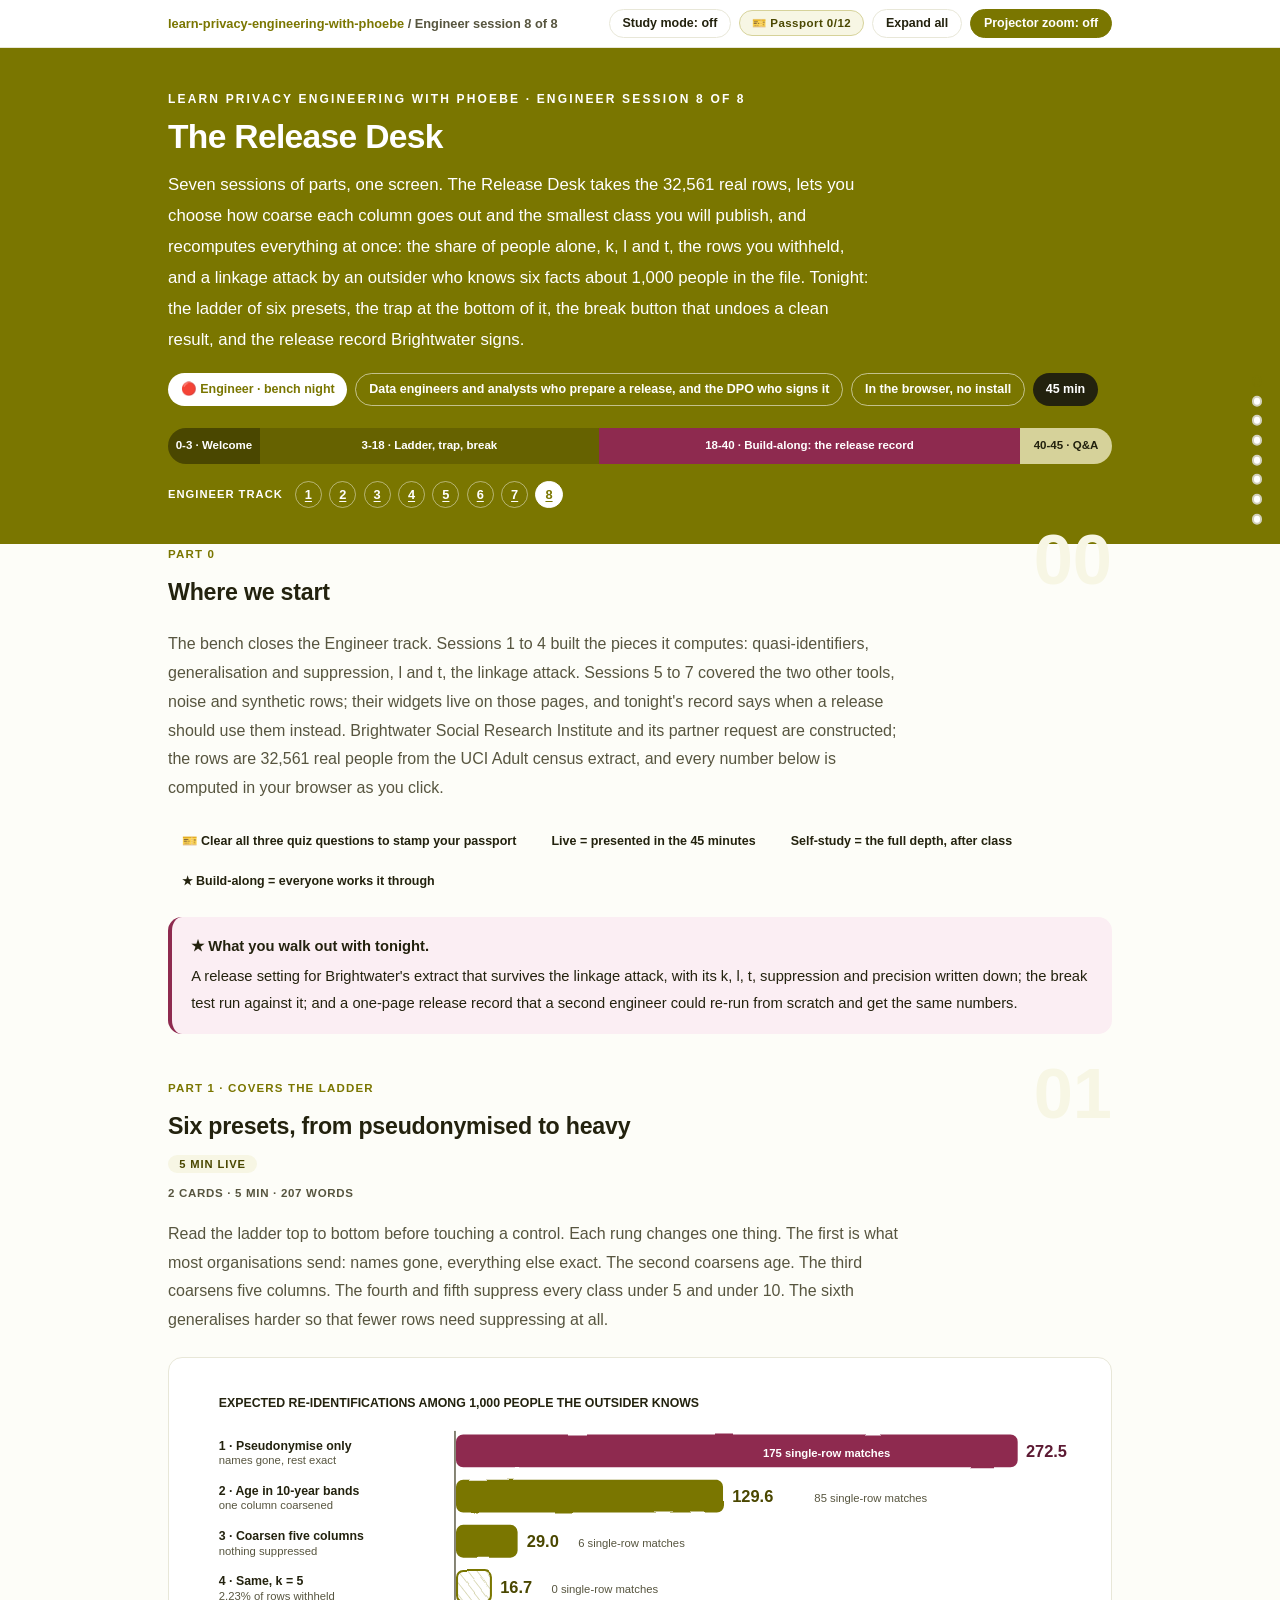
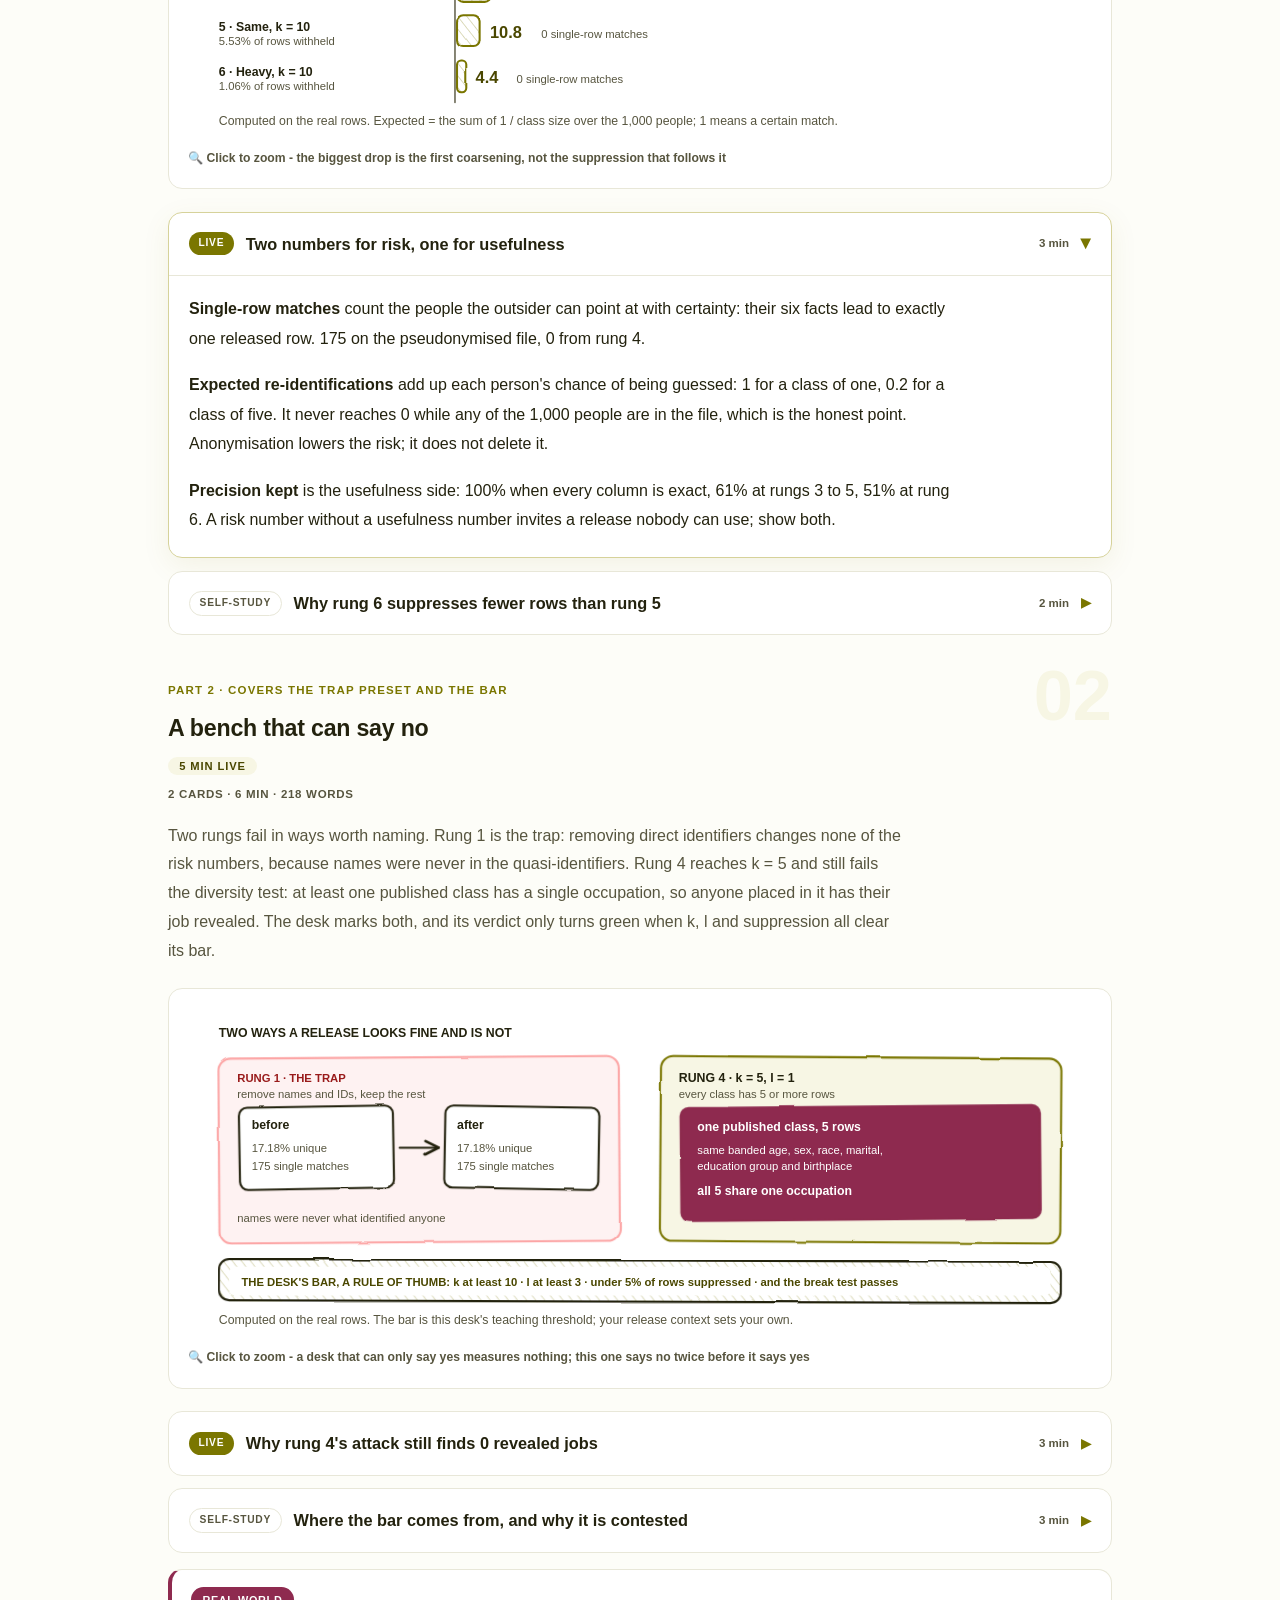
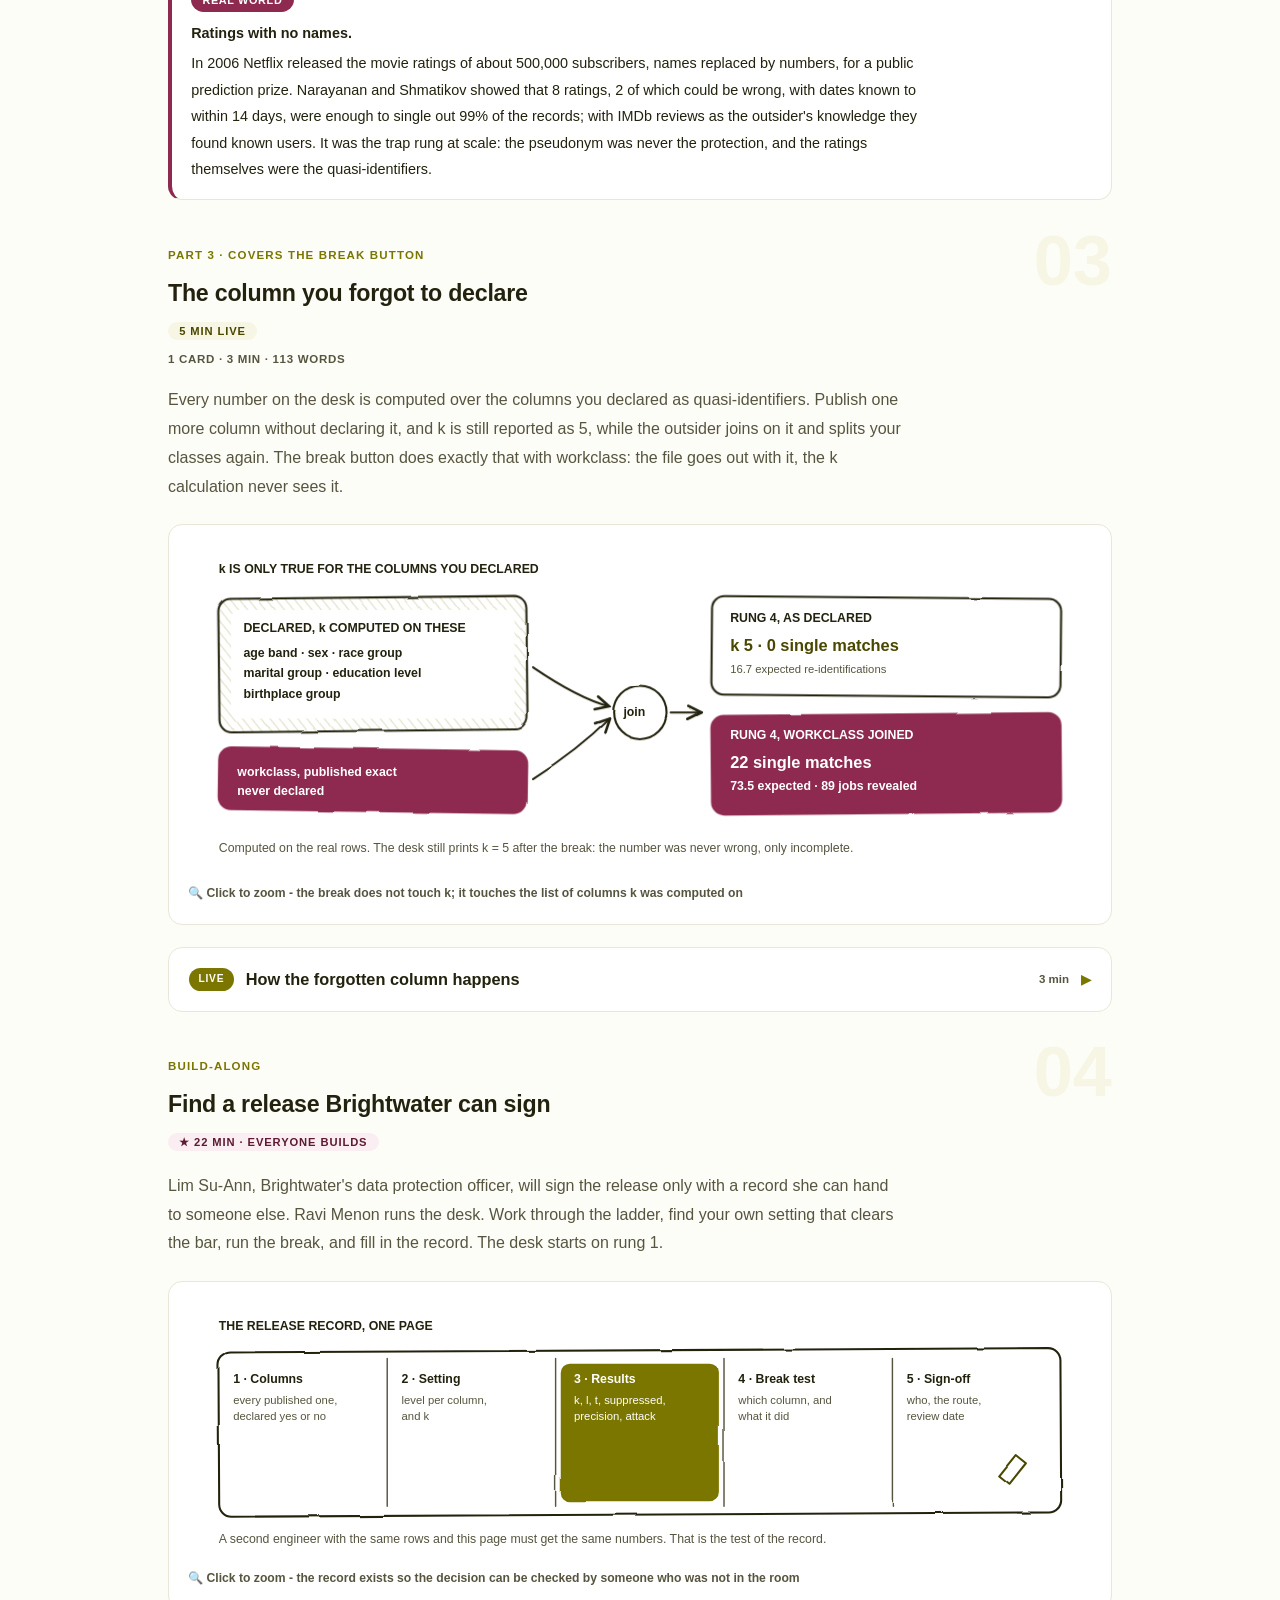
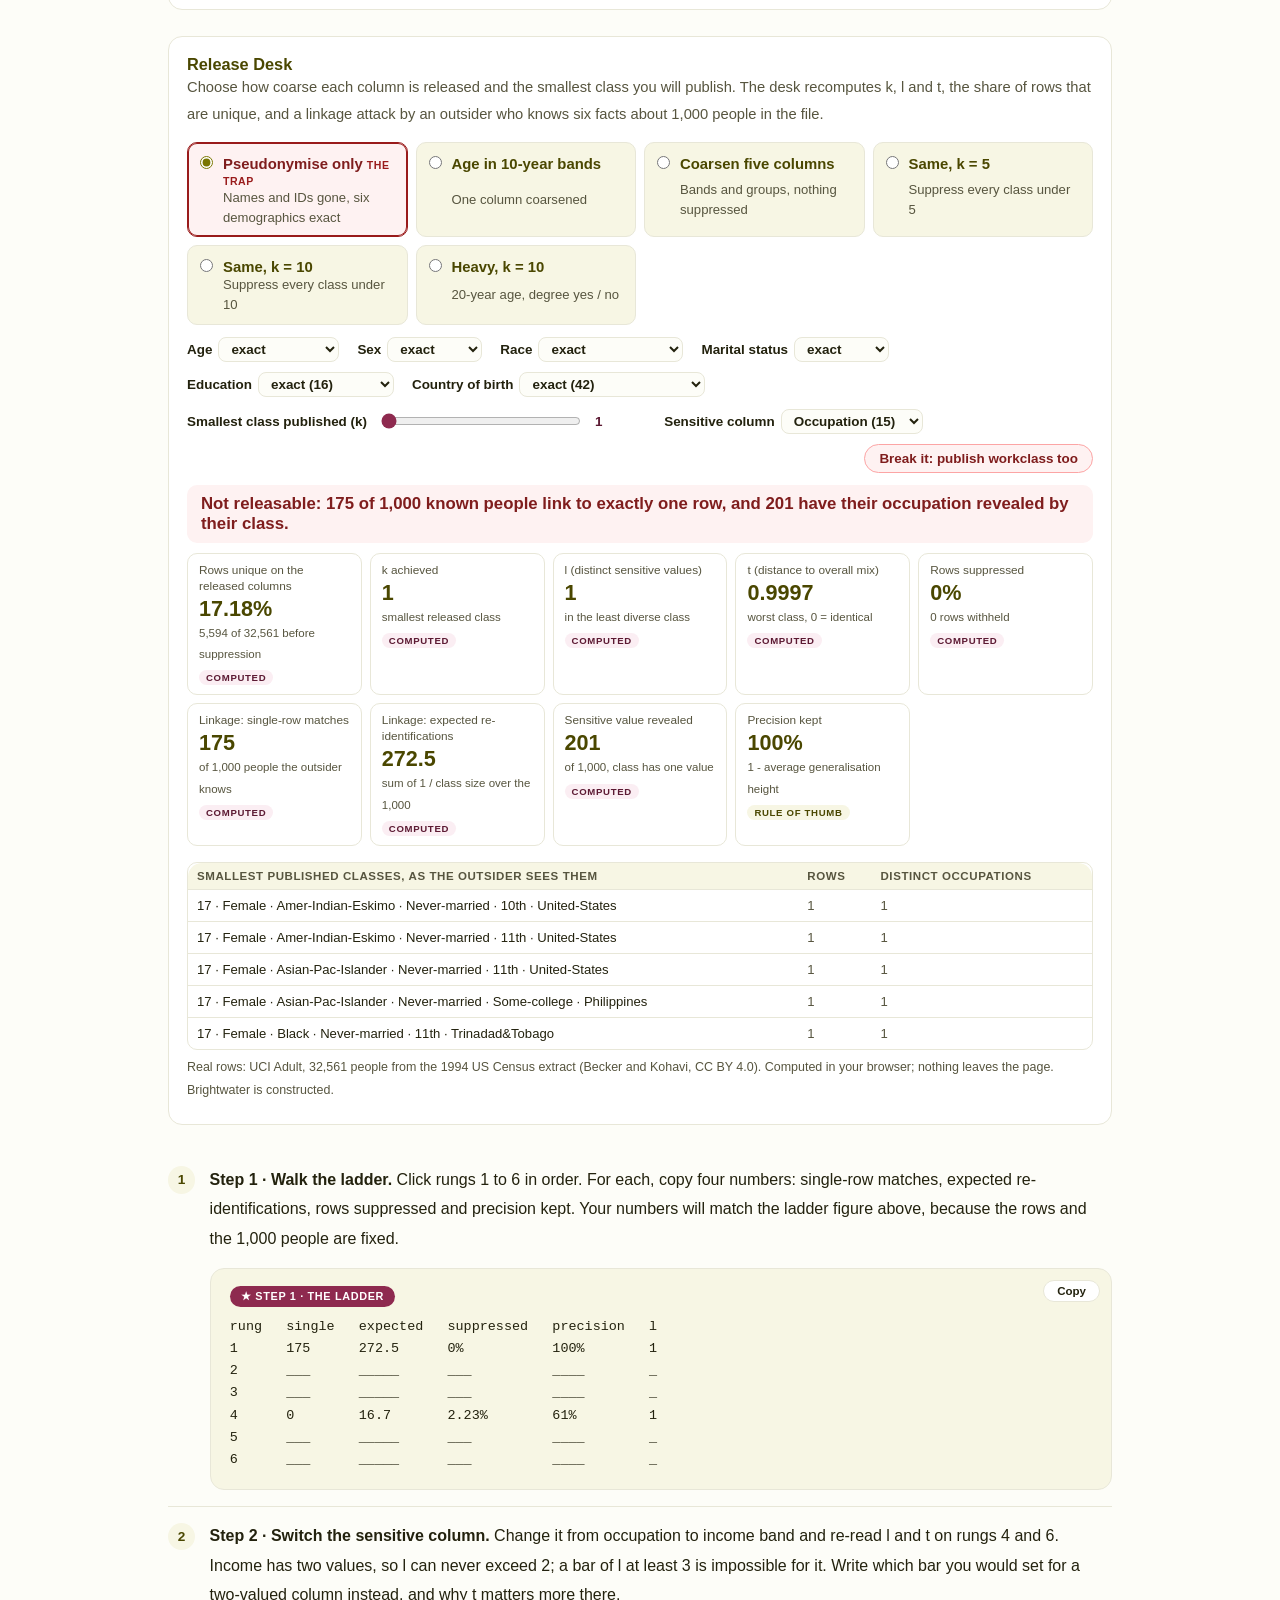
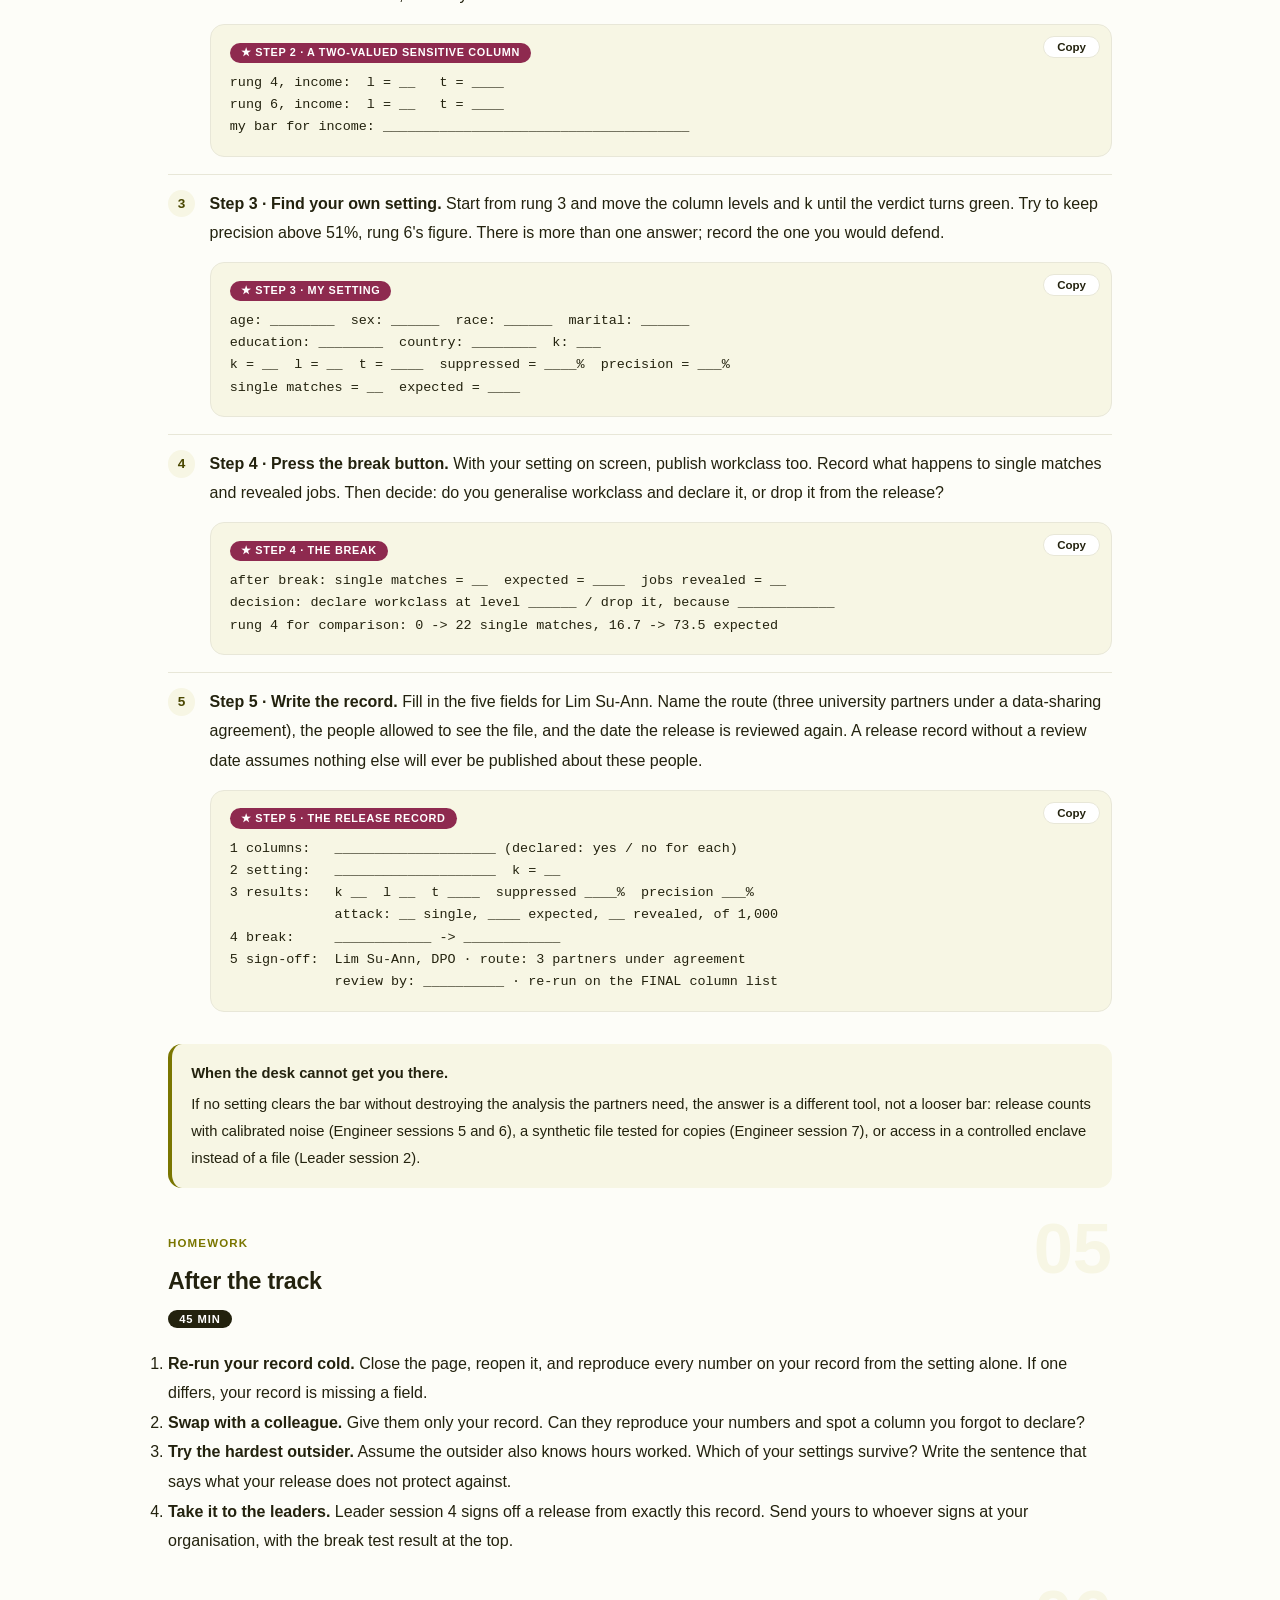
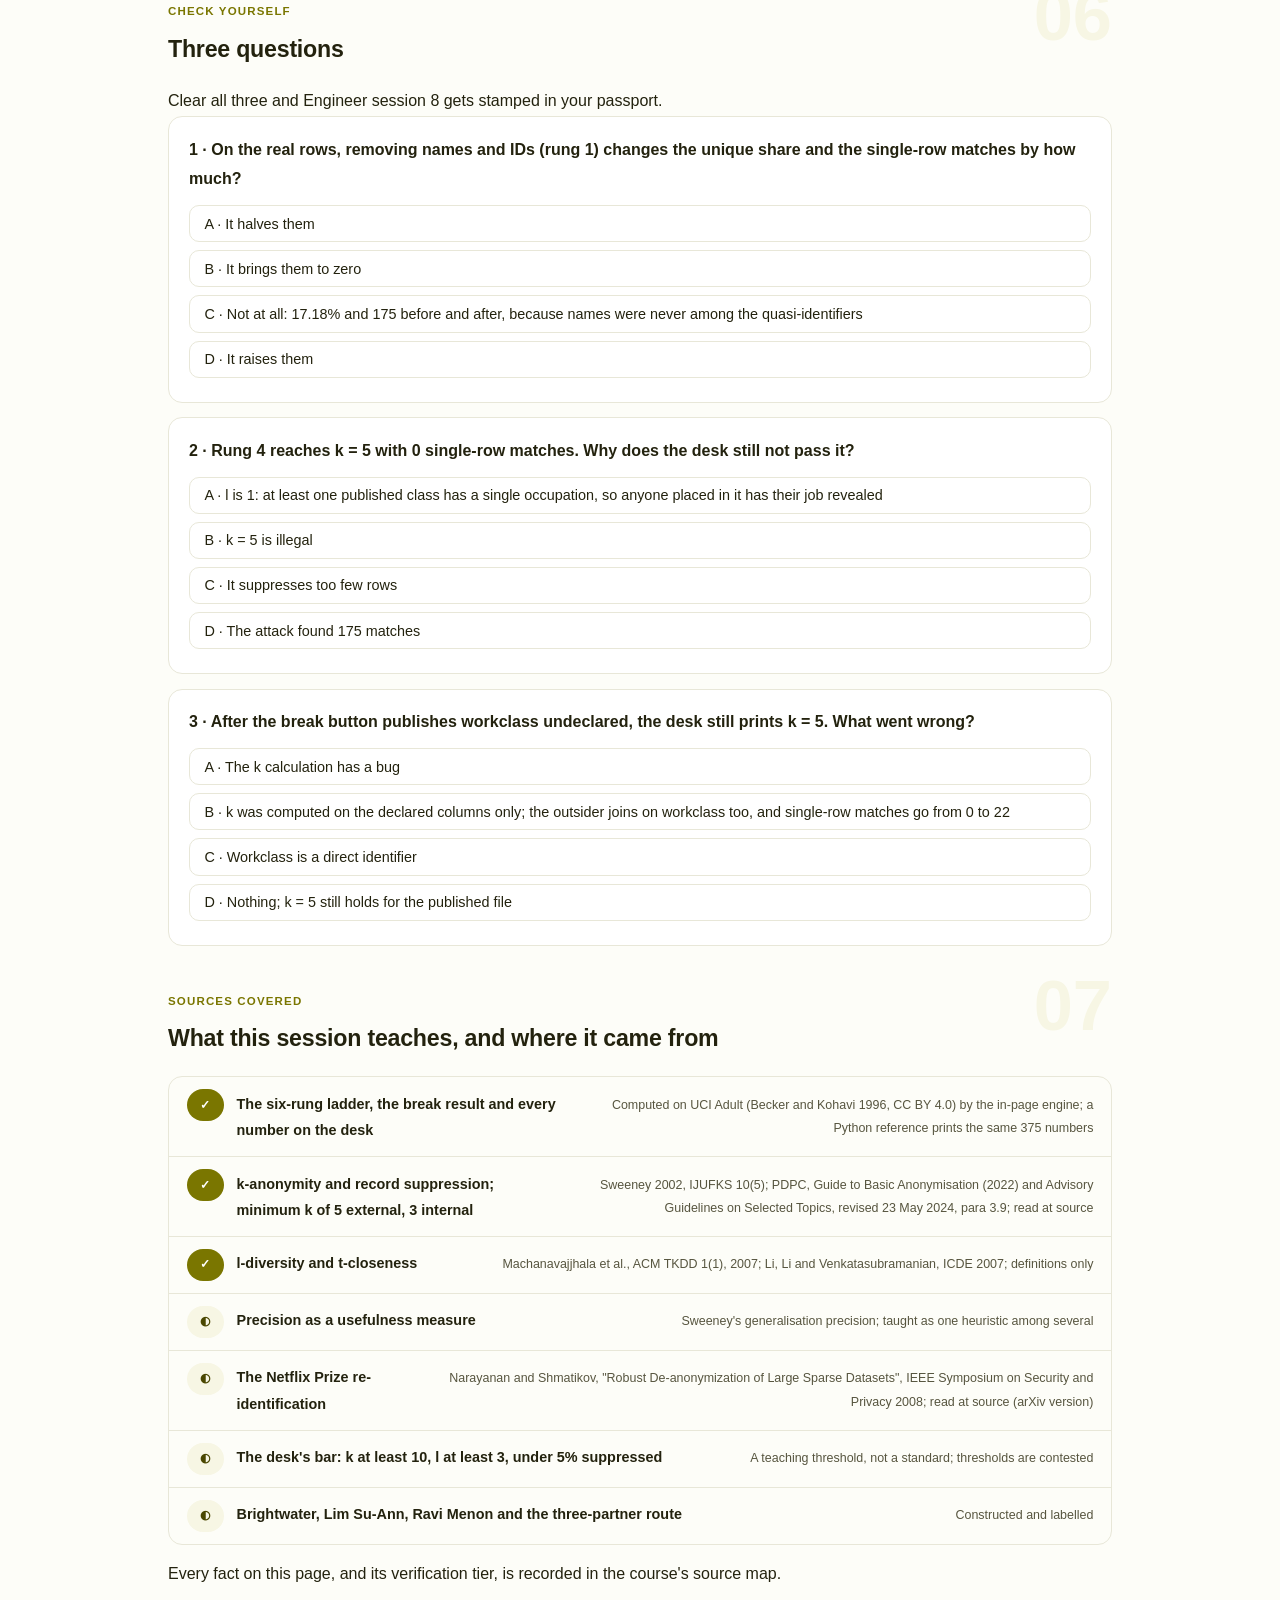
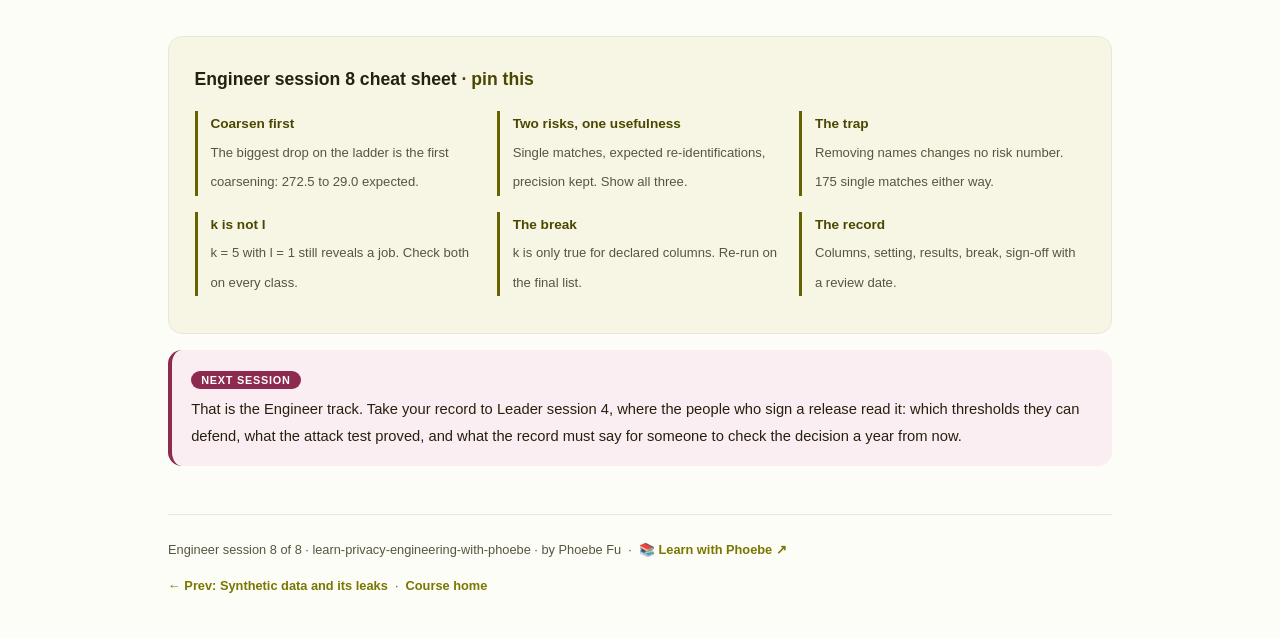
<file: courses/b8-the-release-desk.html>
<!DOCTYPE html>
<html lang="en">
<head>
<meta charset="UTF-8">
<meta name="viewport" content="width=device-width, initial-scale=1.0">
<!-- social:start -->
<meta name="description" content="Engineer session 8 of 8. The Release Desk: six presets from pseudonymised to heavy, live k, l, t, suppression and a linkage attack on 32,561 real census rows, a break button for the forgotten column, and a release record you can sign.">
<meta property="og:type" content="article">
<meta property="og:site_name" content="Learn with Phoebe">
<meta property="og:title" content="The Release Desk - learn privacy engineering with phoebe">
<meta property="og:description" content="Engineer session 8 of 8. From 175 single-row matches to 0, and back to 22 when one column slips out. The bench, on real rows.">
<meta property="og:url" content="https://phoebefu6.github.io/learn-privacy-engineering-with-phoebe/courses/b8-the-release-desk.html">
<meta property="og:image" content="https://phoebefu6.github.io/learn-privacy-engineering-with-phoebe/assets/og-cover.png">
<meta property="og:image:width" content="1200">
<meta property="og:image:height" content="630">
<meta name="twitter:card" content="summary_large_image">
<meta name="twitter:title" content="The Release Desk - learn privacy engineering with phoebe">
<meta name="twitter:description" content="Engineer session 8 of 8. The ladder, the trap preset, the break button and the release record.">
<meta name="twitter:image" content="https://phoebefu6.github.io/learn-privacy-engineering-with-phoebe/assets/og-cover.png">
<!-- social:end -->
<title>Engineer session 8 · The Release Desk - learn privacy engineering with phoebe</title>
<link rel="stylesheet" href="../assets/style.css?v=3">
</head>
<body>

<div class="toolbar">
  <div class="wrap">
    <span class="crumb"><a href="../index.html">learn-privacy-engineering-with-phoebe</a> / Engineer session 8 of 8</span>
    <button class="btn" id="toggle-all" type="button">Expand all</button>
    <button class="btn primary" id="zoom-toggle" type="button">Projector zoom: off</button>
  </div>
</div>

<header class="masthead">
  <div class="wrap">
    <div class="eyebrow">Learn Privacy Engineering with Phoebe · Engineer session 8 of 8</div>
    <h1>The <span class="accent">Release Desk</span></h1>
    <p class="sub">Seven sessions of parts, one screen. The Release Desk takes the 32,561 real rows, lets you choose how coarse each column goes out and the smallest class you will publish, and recomputes everything at once: the share of people alone, k, l and t, the rows you withheld, and a linkage attack by an outsider who knows six facts about 1,000 people in the file. Tonight: the ladder of six presets, the trap at the bottom of it, the break button that undoes a clean result, and the release record Brightwater signs.</p>
    <div class="chip-row">
      <span class="chip level">🔴 Engineer · bench night</span>
      <span class="chip audience">Data engineers and analysts who prepare a release, and the DPO who signs it</span>
      <span class="chip audience">In the browser, no install</span>
      <span class="chip time">45 min</span>
    </div>
    <div class="agenda">
      <span class="a1" style="flex:1">0-3 · Welcome</span>
      <span class="a2" style="flex:4">3-18 · Ladder, trap, break</span>
      <span class="a3" style="flex:5">18-40 · Build-along: the release record</span>
      <span class="a4" style="flex:1">40-45 · Q&amp;A</span>
    </div>
  </div>
</header>

<main class="wrap">

  <section class="section" id="intro">
    <div class="section-kicker">
      <span class="klabel">Part 0</span>
      <h2>Where we start</h2>
    </div>
    <p class="lede">The bench closes the Engineer track. Sessions 1 to 4 built the pieces it computes: quasi-identifiers, generalisation and suppression, l and t, the linkage attack. Sessions 5 to 7 covered the two other tools, noise and synthetic rows; their widgets live on those pages, and tonight's record says when a release should use them instead. Brightwater Social Research Institute and its partner request are constructed; the rows are 32,561 real people from the UCI Adult census extract, and every number below is computed in your browser as you click.</p>

    <div class="legend">
      <span class="pill">🎫 Clear all three quiz questions to stamp your passport</span>
      <span class="pill">Live = presented in the 45 minutes</span>
      <span class="pill">Self-study = the full depth, after class</span>
      <span class="pill">★ Build-along = everyone works it through</span>
    </div>

    <div class="callout win">
      <p><strong>★ What you walk out with tonight.</strong> A release setting for Brightwater's extract that survives the linkage attack, with its k, l, t, suppression and precision written down; the break test run against it; and a one-page release record that a second engineer could re-run from scratch and get the same numbers.</p>
    </div>
  </section>

  <section class="section" id="part-1">
    <div class="section-kicker">
      <span class="klabel">Part 1 · covers the ladder</span>
      <h2>Six presets, from pseudonymised to heavy</h2>
      <span class="tag concept">5 min live</span>
    </div>
    <p class="lede">Read the ladder top to bottom before touching a control. Each rung changes one thing. The first is what most organisations send: names gone, everything else exact. The second coarsens age. The third coarsens five columns. The fourth and fifth suppress every class under 5 and under 10. The sixth generalises harder so that fewer rows need suppressing at all.</p>

    <figure class="zoomable">
      <svg viewBox="0 0 880 350" xmlns="http://www.w3.org/2000/svg" role="img" aria-label="A hand-drawn ladder of six bars, the expected number of re-identifications among 1,000 people an outsider knows, computed on the real rows. Pseudonymise only: 272.5 expected, 175 single-row matches. Age in 10-year bands: 129.6 expected, 85 single matches. Coarsen five columns: 29.0, 6 single. Same with k 5: 16.7, 0 single, 2.23 percent of rows suppressed. Same with k 10: 10.8, 0 single, 5.53 percent suppressed. Heavy with k 10: 4.4, 0 single, 1.06 percent suppressed. The first bar is plum, the trap.">
        <defs>
          <filter id="b8aSk" x="-3%" y="-3%" width="106%" height="106%"><feTurbulence type="fractalNoise" baseFrequency="0.02" numOctaves="2" seed="7" result="n"/><feDisplacementMap in="SourceGraphic" in2="n" scale="2.4" xChannelSelector="R" yChannelSelector="G"/></filter>
          <pattern id="b8aHc" patternUnits="userSpaceOnUse" width="7" height="7" patternTransform="rotate(-38)"><line x1="0" y1="0" x2="0" y2="7" stroke="#7A7600" stroke-width="1" opacity=".5"/></pattern>
          <marker id="b8aAr" viewBox="0 0 10 10" refX="9" refY="5" markerWidth="8" markerHeight="8" orient="auto"><path d="M1 1 L9 5 L1 9" fill="none" stroke="#23220E" stroke-width="1.6" stroke-linecap="round"/></marker>
        </defs>
        <style>
          .b8aH { font: 800 12px Inter, sans-serif; fill: #23220E; }
          .b8aL { font: 600 12px Inter, sans-serif; fill: #23220E; }
          .b8aS { font: 400 11px Inter, sans-serif; fill: #57553F; }
          .b8aV { font: 800 16px Inter, sans-serif; fill: #4A4700; }
          .b8aB { font: 800 16px Inter, sans-serif; fill: #5C1A33; }
          .b8aN { font: 400 12px Inter, sans-serif; fill: #57553F; }
          .b8aX { font: 600 11px Inter, sans-serif; fill: #FFFFFF; }
        </style>

        <text class="b8aH" x="30" y="28">EXPECTED RE-IDENTIFICATIONS AMONG 1,000 PEOPLE THE OUTSIDER KNOWS</text>

        <g filter="url(#b8aSk)" fill="none" stroke="#23220E" stroke-width="2" stroke-linecap="round" stroke-linejoin="round">
          <path d="M260 52 L260 316" stroke="#57553F" stroke-width="1.4"/>
          <rect x="262" y="56" width="545" height="30" rx="6" fill="#8E2A4F" stroke="#8E2A4F"/>
          <rect x="262" y="100" width="259" height="30" rx="6" fill="#7A7600" stroke="#7A7600"/>
          <rect x="262" y="144" width="58" height="30" rx="6" fill="#7A7600" stroke="#7A7600"/>
          <rect x="262" y="188" width="33" height="30" rx="6" fill="url(#b8aHc)" stroke="#7A7600"/>
          <rect x="262" y="232" width="22" height="30" rx="6" fill="url(#b8aHc)" stroke="#7A7600"/>
          <rect x="262" y="276" width="9" height="30" rx="4" fill="url(#b8aHc)" stroke="#7A7600"/>
        </g>

        <text class="b8aL" x="30" y="70">1 · Pseudonymise only</text>
        <text class="b8aS" x="30" y="84">names gone, rest exact</text>
        <text class="b8aL" x="30" y="114">2 · Age in 10-year bands</text>
        <text class="b8aS" x="30" y="128">one column coarsened</text>
        <text class="b8aL" x="30" y="158">3 · Coarsen five columns</text>
        <text class="b8aS" x="30" y="172">nothing suppressed</text>
        <text class="b8aL" x="30" y="202">4 · Same, k = 5</text>
        <text class="b8aS" x="30" y="216">2.23% of rows withheld</text>
        <text class="b8aL" x="30" y="246">5 · Same, k = 10</text>
        <text class="b8aS" x="30" y="260">5.53% of rows withheld</text>
        <text class="b8aL" x="30" y="290">6 · Heavy, k = 10</text>
        <text class="b8aS" x="30" y="304">1.06% of rows withheld</text>

        <text class="b8aB" x="816" y="77">272.5</text>
        <text class="b8aV" x="530" y="121">129.6</text>
        <text class="b8aS" x="610" y="121">85 single-row matches</text>
        <text class="b8aV" x="330" y="165">29.0</text>
        <text class="b8aS" x="380" y="165">6 single-row matches</text>
        <text class="b8aV" x="304" y="209">16.7</text>
        <text class="b8aS" x="354" y="209">0 single-row matches</text>
        <text class="b8aV" x="294" y="253">10.8</text>
        <text class="b8aS" x="344" y="253">0 single-row matches</text>
        <text class="b8aV" x="280" y="297">4.4</text>
        <text class="b8aS" x="320" y="297">0 single-row matches</text>
        <text class="b8aX" x="560" y="77">175 single-row matches</text>

        <text class="b8aN" x="30" y="338">Computed on the real rows. Expected = the sum of 1 / class size over the 1,000 people; 1 means a certain match.</text>
      </svg>
      <figcaption>🔍 Click to zoom - the biggest drop is the first coarsening, not the suppression that follows it</figcaption>
    </figure>

    <details class="card" open>
      <summary><span class="mode live">Live</span>Two numbers for risk, one for usefulness<span class="mini">3 min</span><span class="caret">▶</span></summary>
      <div class="body">
        <p><strong>Single-row matches</strong> count the people the outsider can point at with certainty: their six facts lead to exactly one released row. 175 on the pseudonymised file, 0 from rung 4.</p>
        <p><strong>Expected re-identifications</strong> add up each person's chance of being guessed: 1 for a class of one, 0.2 for a class of five. It never reaches 0 while any of the 1,000 people are in the file, which is the honest point. Anonymisation lowers the risk; it does not delete it.</p>
        <p><strong>Precision kept</strong> is the usefulness side: 100% when every column is exact, 61% at rungs 3 to 5, 51% at rung 6. A risk number without a usefulness number invites a release nobody can use; show both.</p>
      </div>
    </details>

    <details class="card">
      <summary><span class="mode self">Self-study</span>Why rung 6 suppresses fewer rows than rung 5<span class="mini">2 min</span><span class="caret">▶</span></summary>
      <div class="body">
        <p>Rung 5 keeps 10-year age bands and five education levels and withholds every class under 10: 1,801 rows, 5.53% of the file. Rung 6 widens age to 20-year bands and education to degree yes or no; the classes grow so much that only 345 rows, 1.06%, sit in a class under 10. Generalising harder and suppressing less is often the better trade, because suppression removes whole people and removes them unevenly: the rare combinations, the minorities and migrants, go first. Check who you withheld before you call a release representative.</p>
      </div>
    </details>
  </section>

  <section class="section" id="part-2">
    <div class="section-kicker">
      <span class="klabel">Part 2 · covers the trap preset and the bar</span>
      <h2>A bench that can say no</h2>
      <span class="tag concept">5 min live</span>
    </div>
    <p class="lede">Two rungs fail in ways worth naming. Rung 1 is the trap: removing direct identifiers changes none of the risk numbers, because names were never in the quasi-identifiers. Rung 4 reaches k = 5 and still fails the diversity test: at least one published class has a single occupation, so anyone placed in it has their job revealed. The desk marks both, and its verdict only turns green when k, l and suppression all clear its bar.</p>

    <figure class="zoomable">
      <svg viewBox="0 0 880 320" xmlns="http://www.w3.org/2000/svg" role="img" aria-label="Two hand-drawn panels. Left, red panel, the trap: a file before and after names are removed; every risk number is the same, 17.18 percent unique, 175 single-row matches. Right panel: a published class of five rows that all share one occupation, drawn in plum; k is 5 and l is 1, so the occupation of anyone known to be in the class is revealed. Below, the desk's bar: k at least 10, l at least 3, under 5 percent of rows suppressed, marked as this desk's rule of thumb.">
        <defs>
          <filter id="b8bSk" x="-3%" y="-3%" width="106%" height="106%"><feTurbulence type="fractalNoise" baseFrequency="0.02" numOctaves="2" seed="13" result="n"/><feDisplacementMap in="SourceGraphic" in2="n" scale="2.4" xChannelSelector="R" yChannelSelector="G"/></filter>
          <pattern id="b8bHc" patternUnits="userSpaceOnUse" width="7" height="7" patternTransform="rotate(-38)"><line x1="0" y1="0" x2="0" y2="7" stroke="#7A7600" stroke-width="1" opacity=".5"/></pattern>
          <marker id="b8bAr" viewBox="0 0 10 10" refX="9" refY="5" markerWidth="8" markerHeight="8" orient="auto"><path d="M1 1 L9 5 L1 9" fill="none" stroke="#23220E" stroke-width="1.6" stroke-linecap="round"/></marker>
        </defs>
        <style>
          .b8bH { font: 800 12px Inter, sans-serif; fill: #23220E; }
          .b8bL { font: 600 12px Inter, sans-serif; fill: #23220E; }
          .b8bS { font: 400 11px Inter, sans-serif; fill: #57553F; }
          .b8bR { font: 700 11px Inter, sans-serif; fill: #991B1B; }
          .b8bW { font: 800 12px Inter, sans-serif; fill: #FFFFFF; }
          .b8bV { font: 400 11px Inter, sans-serif; fill: #FFFFFF; }
          .b8bA { font: 700 11px Inter, sans-serif; fill: #4A4700; }
          .b8bN { font: 400 12px Inter, sans-serif; fill: #57553F; }
        </style>

        <text class="b8bH" x="30" y="28">TWO WAYS A RELEASE LOOKS FINE AND IS NOT</text>

        <g filter="url(#b8bSk)" fill="none" stroke="#23220E" stroke-width="2" stroke-linecap="round" stroke-linejoin="round">
          <rect x="30" y="48" width="390" height="180" rx="12" transform="rotate(-0.4 225 138)" fill="#FEF2F2" stroke="#FCA5A5"/>
          <rect x="50" y="96" width="150" height="80" rx="8" transform="rotate(-1 125 136)" fill="#FFFFFF"/>
          <rect x="250" y="96" width="150" height="80" rx="8" transform="rotate(1 325 136)" fill="#FFFFFF"/>
          <path d="M206 136 L244 136" marker-end="url(#b8bAr)"/>
          <rect x="460" y="48" width="390" height="180" rx="12" transform="rotate(0.4 655 138)" fill="#F7F6E4" stroke="#7A7600"/>
          <rect x="480" y="96" width="350" height="110" rx="8" transform="rotate(-0.5 655 151)" fill="#8E2A4F" stroke="#8E2A4F"/>
          <rect x="30" y="246" width="820" height="40" rx="10" transform="rotate(0.2 440 266)" fill="url(#b8bHc)"/>
        </g>

        <rect x="40" y="252" width="800" height="28" rx="6" fill="#FFFFFF"/>

        <text class="b8bR" x="48" y="72">RUNG 1 · THE TRAP</text>
        <text class="b8bS" x="48" y="88">remove names and IDs, keep the rest</text>
        <text class="b8bL" x="62" y="118">before</text>
        <text class="b8bS" x="62" y="140">17.18% unique</text>
        <text class="b8bS" x="62" y="158">175 single matches</text>
        <text class="b8bL" x="262" y="118">after</text>
        <text class="b8bS" x="262" y="140">17.18% unique</text>
        <text class="b8bS" x="262" y="158">175 single matches</text>
        <text class="b8bS" x="48" y="208">names were never what identified anyone</text>

        <text class="b8bH" x="478" y="72">RUNG 4 · k = 5, l = 1</text>
        <text class="b8bS" x="478" y="88">every class has 5 or more rows</text>
        <text class="b8bW" x="496" y="120">one published class, 5 rows</text>
        <text class="b8bV" x="496" y="142">same banded age, sex, race, marital,</text>
        <text class="b8bV" x="496" y="158">education group and birthplace</text>
        <text class="b8bW" x="496" y="182">all 5 share one occupation</text>

        <text class="b8bA" x="52" y="271">THE DESK'S BAR, A RULE OF THUMB: k at least 10 · l at least 3 · under 5% of rows suppressed · and the break test passes</text>

        <text class="b8bN" x="30" y="308">Computed on the real rows. The bar is this desk's teaching threshold; your release context sets your own.</text>
      </svg>
      <figcaption>🔍 Click to zoom - a desk that can only say yes measures nothing; this one says no twice before it says yes</figcaption>
    </figure>

    <details class="card">
      <summary><span class="mode live">Live</span>Why rung 4's attack still finds 0 revealed jobs<span class="mini">3 min</span><span class="caret">▶</span></summary>
      <div class="body">
        <p>At rung 4, 5 rows sit in classes with a single occupation, and none of the outsider's 1,000 people happens to be among them, so the attack counter reads 0. The l counter reads 1 anyway, because l is computed over every published class, not over a sample. That is why both exist: the attack tells you what one realistic outsider achieves, the property tells you what the worst-placed person faces. A release review that reads only the attack sample misses the people it did not sample.</p>
      </div>
    </details>

    <details class="card">
      <summary><span class="mode self">Self-study</span>Where the bar comes from, and why it is contested<span class="mini">3 min</span><span class="caret">▶</span></summary>
      <div class="body">
        <p>There is no single correct k. PDPC's guidelines set a minimum k of 5 for sharing with external parties and 3 for internal sharing with controls (Selected Topics, para 3.9), and allow other methods that show a similar or lower risk. The research literature argues that any fixed k ignores what the outsider already knows. The desk's bar, k at least 10, l at least 3, under 5% suppressed, is a teaching threshold chosen to make the trade visible on these rows, not a standard. A public release with no controls on the recipient warrants a stricter setting than a file sent to three named researchers under contract; Leader session 2 covers how the route changes the number, and Leader session 4 how to write the number you chose and why.</p>
      </div>
    </details>

    <div class="callout example">
      <span class="ex-pill">Real world</span>
      <p><strong>Ratings with no names.</strong> In 2006 Netflix released the movie ratings of about 500,000 subscribers, names replaced by numbers, for a public prediction prize. Narayanan and Shmatikov showed that 8 ratings, 2 of which could be wrong, with dates known to within 14 days, were enough to single out 99% of the records; with IMDb reviews as the outsider's knowledge they found known users. It was the trap rung at scale: the pseudonym was never the protection, and the ratings themselves were the quasi-identifiers.</p>
    </div>
  </section>

  <section class="section" id="part-3">
    <div class="section-kicker">
      <span class="klabel">Part 3 · covers the break button</span>
      <h2>The column you forgot to declare</h2>
      <span class="tag concept">5 min live</span>
    </div>
    <p class="lede">Every number on the desk is computed over the columns you declared as quasi-identifiers. Publish one more column without declaring it, and k is still reported as 5, while the outsider joins on it and splits your classes again. The break button does exactly that with workclass: the file goes out with it, the k calculation never sees it.</p>

    <figure class="zoomable">
      <svg viewBox="0 0 880 320" xmlns="http://www.w3.org/2000/svg" role="img" aria-label="A hand-drawn diagram. On the left, the six declared quasi-identifiers in a box labelled what k was computed on. Below it, workclass, published exact but never declared, drawn in plum. Both feed an arrow into the outsider's join. On the right, the results at rung 4: as declared, k 5, 0 single-row matches, 16.7 expected re-identifications. With workclass joined: 22 single-row matches, 73.5 expected, 89 people whose occupation is revealed.">
        <defs>
          <filter id="b8cSk" x="-3%" y="-3%" width="106%" height="106%"><feTurbulence type="fractalNoise" baseFrequency="0.02" numOctaves="2" seed="19" result="n"/><feDisplacementMap in="SourceGraphic" in2="n" scale="2.4" xChannelSelector="R" yChannelSelector="G"/></filter>
          <pattern id="b8cHc" patternUnits="userSpaceOnUse" width="7" height="7" patternTransform="rotate(-38)"><line x1="0" y1="0" x2="0" y2="7" stroke="#7A7600" stroke-width="1" opacity=".5"/></pattern>
          <marker id="b8cAr" viewBox="0 0 10 10" refX="9" refY="5" markerWidth="8" markerHeight="8" orient="auto"><path d="M1 1 L9 5 L1 9" fill="none" stroke="#23220E" stroke-width="1.6" stroke-linecap="round"/></marker>
        </defs>
        <style>
          .b8cH { font: 800 12px Inter, sans-serif; fill: #23220E; }
          .b8cL { font: 600 12px Inter, sans-serif; fill: #23220E; }
          .b8cS { font: 400 11px Inter, sans-serif; fill: #57553F; }
          .b8cV { font: 800 16px Inter, sans-serif; fill: #4A4700; }
          .b8cW { font: 800 12px Inter, sans-serif; fill: #FFFFFF; }
          .b8cX { font: 800 16px Inter, sans-serif; fill: #FFFFFF; }
          .b8cN { font: 400 12px Inter, sans-serif; fill: #57553F; }
        </style>

        <text class="b8cH" x="30" y="28">k IS ONLY TRUE FOR THE COLUMNS YOU DECLARED</text>

        <g filter="url(#b8cSk)" fill="none" stroke="#23220E" stroke-width="2" stroke-linecap="round" stroke-linejoin="round">
          <rect x="30" y="52" width="300" height="130" rx="12" transform="rotate(-0.6 180 117)" fill="url(#b8cHc)"/>
          <rect x="30" y="200" width="300" height="60" rx="12" transform="rotate(0.8 180 230)" fill="#8E2A4F" stroke="#8E2A4F"/>
          <path d="M336 120 Q380 150 410 158" marker-end="url(#b8cAr)"/>
          <path d="M336 228 Q380 200 410 170" marker-end="url(#b8cAr)"/>
          <circle cx="440" cy="164" r="26" fill="#FFFFFF"/>
          <path d="M470 164 L500 164" marker-end="url(#b8cAr)"/>
          <rect x="510" y="52" width="340" height="96" rx="12" transform="rotate(0.5 680 100)" fill="#FFFFFF"/>
          <rect x="510" y="166" width="340" height="96" rx="12" transform="rotate(-0.5 680 214)" fill="#8E2A4F" stroke="#8E2A4F"/>
        </g>

        <rect x="42" y="64" width="276" height="106" rx="8" fill="#FFFFFF"/>

        <text class="b8cH" x="54" y="86">DECLARED, k COMPUTED ON THESE</text>
        <text class="b8cL" x="54" y="110">age band · sex · race group</text>
        <text class="b8cL" x="54" y="130">marital group · education level</text>
        <text class="b8cL" x="54" y="150">birthplace group</text>
        <text class="b8cW" x="48" y="226">workclass, published exact</text>
        <text class="b8cW" x="48" y="244">never declared</text>
        <text class="b8cL" x="424" y="168">join</text>

        <text class="b8cH" x="528" y="76">RUNG 4, AS DECLARED</text>
        <text class="b8cV" x="528" y="104">k 5 · 0 single matches</text>
        <text class="b8cS" x="528" y="126">16.7 expected re-identifications</text>
        <text class="b8cW" x="528" y="190">RUNG 4, WORKCLASS JOINED</text>
        <text class="b8cX" x="528" y="218">22 single matches</text>
        <text class="b8cW" x="528" y="240">73.5 expected · 89 jobs revealed</text>

        <text class="b8cN" x="30" y="300">Computed on the real rows. The desk still prints k = 5 after the break: the number was never wrong, only incomplete.</text>
      </svg>
      <figcaption>🔍 Click to zoom - the break does not touch k; it touches the list of columns k was computed on</figcaption>
    </figure>

    <details class="card">
      <summary><span class="mode live">Live</span>How the forgotten column happens<span class="mini">3 min</span><span class="caret">▶</span></summary>
      <div class="body">
        <p><strong>A late request.</strong> A partner asks for "just one more column" after the review. It ships without the climb being re-run.</p>
        <p><strong>A column that looked sensitive, not identifying.</strong> Workclass looks like an attribute of the job. A colleague knows whether you work for the government.</p>
        <p><strong>Two releases.</strong> The same people go out in a second file with different columns. Joined together, the two files declare more than either one. Engineer session 4 runs that attack on purpose.</p>
        <p>The fix is procedural, not mathematical: the release record lists every published column and states for each one whether it was declared, and the desk is re-run on the final column list, not the reviewed one.</p>
      </div>
    </details>
  </section>

  <section class="section" id="demo-1">
    <div class="section-kicker">
      <span class="klabel">Build-along</span>
      <h2>Find a release Brightwater can sign</h2>
      <span class="tag demo">★ 22 min · everyone builds</span>
    </div>
    <p class="lede">Lim Su-Ann, Brightwater's data protection officer, will sign the release only with a record she can hand to someone else. Ravi Menon runs the desk. Work through the ladder, find your own setting that clears the bar, run the break, and fill in the record. The desk starts on rung 1.</p>

    <figure class="zoomable">
      <svg viewBox="0 0 880 250" xmlns="http://www.w3.org/2000/svg" role="img" aria-label="A hand-drawn release record with five fields: columns published and whether each was declared, the setting per column and k, the measured results k, l, t, suppression, precision and the attack, the break test result, and the signature with the date the release must be reviewed again. The results field is filled in olive.">
        <defs>
          <filter id="b8dSk" x="-3%" y="-3%" width="106%" height="106%"><feTurbulence type="fractalNoise" baseFrequency="0.02" numOctaves="2" seed="23" result="n"/><feDisplacementMap in="SourceGraphic" in2="n" scale="2.4" xChannelSelector="R" yChannelSelector="G"/></filter>
          <pattern id="b8dHc" patternUnits="userSpaceOnUse" width="7" height="7" patternTransform="rotate(-38)"><line x1="0" y1="0" x2="0" y2="7" stroke="#7A7600" stroke-width="1" opacity=".5"/></pattern>
          <marker id="b8dAr" viewBox="0 0 10 10" refX="9" refY="5" markerWidth="8" markerHeight="8" orient="auto"><path d="M1 1 L9 5 L1 9" fill="none" stroke="#23220E" stroke-width="1.6" stroke-linecap="round"/></marker>
        </defs>
        <style>
          .b8dH { font: 800 12px Inter, sans-serif; fill: #23220E; }
          .b8dL { font: 600 12px Inter, sans-serif; fill: #23220E; }
          .b8dS { font: 400 11px Inter, sans-serif; fill: #57553F; }
          .b8dW { font: 800 12px Inter, sans-serif; fill: #FFFFFF; }
          .b8dV { font: 400 11px Inter, sans-serif; fill: #FFFFFF; }
          .b8dN { font: 400 12px Inter, sans-serif; fill: #57553F; }
        </style>

        <text class="b8dH" x="30" y="28">THE RELEASE RECORD, ONE PAGE</text>

        <g filter="url(#b8dSk)" fill="none" stroke="#23220E" stroke-width="2" stroke-linecap="round" stroke-linejoin="round">
          <rect x="30" y="48" width="820" height="160" rx="12" transform="rotate(-0.3 440 128)" fill="#FFFFFF"/>
          <path d="M194 56 L194 200 M358 56 L358 200 M522 56 L522 200 M686 56 L686 200" stroke="#57553F" stroke-width="1.4"/>
          <rect x="364" y="62" width="152" height="132" rx="8" fill="#7A7600" stroke="#7A7600"/>
          <!-- doodle: a pen nib in the signature column -->
          <path d="M790 170 L806 150 L816 158 L800 178 Z" stroke="#4A4700"/>
        </g>

        <text class="b8dL" x="44" y="80">1 · Columns</text>
        <text class="b8dS" x="44" y="100">every published one,</text>
        <text class="b8dS" x="44" y="116">declared yes or no</text>
        <text class="b8dL" x="208" y="80">2 · Setting</text>
        <text class="b8dS" x="208" y="100">level per column,</text>
        <text class="b8dS" x="208" y="116">and k</text>
        <text class="b8dW" x="376" y="80">3 · Results</text>
        <text class="b8dV" x="376" y="100">k, l, t, suppressed,</text>
        <text class="b8dV" x="376" y="116">precision, attack</text>
        <text class="b8dL" x="536" y="80">4 · Break test</text>
        <text class="b8dS" x="536" y="100">which column, and</text>
        <text class="b8dS" x="536" y="116">what it did</text>
        <text class="b8dL" x="700" y="80">5 · Sign-off</text>
        <text class="b8dS" x="700" y="100">who, the route,</text>
        <text class="b8dS" x="700" y="116">review date</text>

        <text class="b8dN" x="30" y="236">A second engineer with the same rows and this page must get the same numbers. That is the test of the record.</text>
      </svg>
      <figcaption>🔍 Click to zoom - the record exists so the decision can be checked by someone who was not in the room</figcaption>
    </figure>

    <div data-pe="desk" id="b8-desk" data-preset="p1"></div>

    <div class="steps">
      <div class="step">
        <p><strong>Step 1 · Walk the ladder.</strong> Click rungs 1 to 6 in order. For each, copy four numbers: single-row matches, expected re-identifications, rows suppressed and precision kept. Your numbers will match the ladder figure above, because the rows and the 1,000 people are fixed.</p>
        <div class="prompt-box good"><span class="label">★ Step 1 · the ladder</span>rung   single   expected   suppressed   precision   l
1      175      272.5      0%           100%        1
2      ___      _____      ___          ____        _
3      ___      _____      ___          ____        _
4      0        16.7       2.23%        61%         1
5      ___      _____      ___          ____        _
6      ___      _____      ___          ____        _</div>
      </div>
      <div class="step">
        <p><strong>Step 2 · Switch the sensitive column.</strong> Change it from occupation to income band and re-read l and t on rungs 4 and 6. Income has two values, so l can never exceed 2; a bar of l at least 3 is impossible for it. Write which bar you would set for a two-valued column instead, and why t matters more there.</p>
        <div class="prompt-box good"><span class="label">★ Step 2 · a two-valued sensitive column</span>rung 4, income:  l = __   t = ____
rung 6, income:  l = __   t = ____
my bar for income: ______________________________________</div>
      </div>
      <div class="step">
        <p><strong>Step 3 · Find your own setting.</strong> Start from rung 3 and move the column levels and k until the verdict turns green. Try to keep precision above 51%, rung 6's figure. There is more than one answer; record the one you would defend.</p>
        <div class="prompt-box good"><span class="label">★ Step 3 · my setting</span>age: ________  sex: ______  race: ______  marital: ______
education: ________  country: ________  k: ___
k = __  l = __  t = ____  suppressed = ____%  precision = ___%
single matches = __  expected = ____</div>
      </div>
      <div class="step">
        <p><strong>Step 4 · Press the break button.</strong> With your setting on screen, publish workclass too. Record what happens to single matches and revealed jobs. Then decide: do you generalise workclass and declare it, or drop it from the release?</p>
        <div class="prompt-box good"><span class="label">★ Step 4 · the break</span>after break: single matches = __  expected = ____  jobs revealed = __
decision: declare workclass at level ______ / drop it, because ____________
rung 4 for comparison: 0 -&gt; 22 single matches, 16.7 -&gt; 73.5 expected</div>
      </div>
      <div class="step">
        <p><strong>Step 5 · Write the record.</strong> Fill in the five fields for Lim Su-Ann. Name the route (three university partners under a data-sharing agreement), the people allowed to see the file, and the date the release is reviewed again. A release record without a review date assumes nothing else will ever be published about these people.</p>
        <div class="prompt-box good"><span class="label">★ Step 5 · the release record</span>1 columns:   ____________________ (declared: yes / no for each)
2 setting:   ____________________  k = __
3 results:   k __  l __  t ____  suppressed ____%  precision ___%
             attack: __ single, ____ expected, __ revealed, of 1,000
4 break:     ____________ -&gt; ____________
5 sign-off:  Lim Su-Ann, DPO · route: 3 partners under agreement
             review by: __________ · re-run on the FINAL column list</div>
      </div>
    </div>

    <div class="callout tip">
      <p><strong>When the desk cannot get you there.</strong> If no setting clears the bar without destroying the analysis the partners need, the answer is a different tool, not a looser bar: release counts with calibrated noise (Engineer sessions 5 and 6), a synthetic file tested for copies (Engineer session 7), or access in a controlled enclave instead of a file (Leader session 2).</p>
    </div>
  </section>

  <section class="section" id="exercise">
    <div class="section-kicker">
      <span class="klabel">Homework</span>
      <h2>After the track</h2>
      <span class="tag exercise">45 min</span>
    </div>
    <ol>
      <li><strong>Re-run your record cold.</strong> Close the page, reopen it, and reproduce every number on your record from the setting alone. If one differs, your record is missing a field.</li>
      <li><strong>Swap with a colleague.</strong> Give them only your record. Can they reproduce your numbers and spot a column you forgot to declare?</li>
      <li><strong>Try the hardest outsider.</strong> Assume the outsider also knows hours worked. Which of your settings survive? Write the sentence that says what your release does not protect against.</li>
      <li><strong>Take it to the leaders.</strong> Leader session 4 signs off a release from exactly this record. Send yours to whoever signs at your organisation, with the break test result at the top.</li>
    </ol>
  </section>

  <section class="section" id="quiz">
    <div class="section-kicker">
      <span class="klabel">Check yourself</span>
      <h2>Three questions</h2>
    </div>
    <p>Clear all three and Engineer session 8 gets stamped in your passport.</p>

    <div class="quiz-q" data-answer="2">
      <p class="qtext">1 · On the real rows, removing names and IDs (rung 1) changes the unique share and the single-row matches by how much?</p>
      <button class="qopt" type="button">A · It halves them</button>
      <button class="qopt" type="button">B · It brings them to zero</button>
      <button class="qopt" type="button">C · Not at all: 17.18% and 175 before and after, because names were never among the quasi-identifiers</button>
      <button class="qopt" type="button">D · It raises them</button>
      <p class="qwhy">Pseudonymisation removes direct identifiers. The re-identification runs through the quasi-identifiers, which are untouched.</p>
    </div>

    <div class="quiz-q" data-answer="0">
      <p class="qtext">2 · Rung 4 reaches k = 5 with 0 single-row matches. Why does the desk still not pass it?</p>
      <button class="qopt" type="button">A · l is 1: at least one published class has a single occupation, so anyone placed in it has their job revealed</button>
      <button class="qopt" type="button">B · k = 5 is illegal</button>
      <button class="qopt" type="button">C · It suppresses too few rows</button>
      <button class="qopt" type="button">D · The attack found 175 matches</button>
      <p class="qwhy">k protects identity; l protects the value. The attack sample missed those 5 rows, the l property did not.</p>
    </div>

    <div class="quiz-q" data-answer="1">
      <p class="qtext">3 · After the break button publishes workclass undeclared, the desk still prints k = 5. What went wrong?</p>
      <button class="qopt" type="button">A · The k calculation has a bug</button>
      <button class="qopt" type="button">B · k was computed on the declared columns only; the outsider joins on workclass too, and single-row matches go from 0 to 22</button>
      <button class="qopt" type="button">C · Workclass is a direct identifier</button>
      <button class="qopt" type="button">D · Nothing; k = 5 still holds for the published file</button>
      <p class="qwhy">A property is only as complete as the column list it was computed on. Re-run the desk on the final column list.</p>
    </div>

    <p class="quiz-score"></p>
  </section>

  <section class="section" id="official">
    <div class="section-kicker">
      <span class="klabel">Sources covered</span>
      <h2>What this session teaches, and where it came from</h2>
    </div>
    <div class="covered">
      <div class="covered-row"><span class="status pill solid">✓</span><span class="name">The six-rung ladder, the break result and every number on the desk</span><span class="note">Computed on UCI Adult (Becker and Kohavi 1996, CC BY 4.0) by the in-page engine; a Python reference prints the same 375 numbers</span></div>
      <div class="covered-row"><span class="status pill solid">✓</span><span class="name">k-anonymity and record suppression; minimum k of 5 external, 3 internal</span><span class="note">Sweeney 2002, IJUFKS 10(5); PDPC, Guide to Basic Anonymisation (2022) and Advisory Guidelines on Selected Topics, revised 23 May 2024, para 3.9; read at source</span></div>
      <div class="covered-row"><span class="status pill solid">✓</span><span class="name">l-diversity and t-closeness</span><span class="note">Machanavajjhala et al., ACM TKDD 1(1), 2007; Li, Li and Venkatasubramanian, ICDE 2007; definitions only</span></div>
      <div class="covered-row"><span class="status pill light">◐</span><span class="name">Precision as a usefulness measure</span><span class="note">Sweeney's generalisation precision; taught as one heuristic among several</span></div>
      <div class="covered-row"><span class="status pill light">◐</span><span class="name">The Netflix Prize re-identification</span><span class="note">Narayanan and Shmatikov, "Robust De-anonymization of Large Sparse Datasets", IEEE Symposium on Security and Privacy 2008; read at source (arXiv version)</span></div>
      <div class="covered-row"><span class="status pill light">◐</span><span class="name">The desk's bar: k at least 10, l at least 3, under 5% suppressed</span><span class="note">A teaching threshold, not a standard; thresholds are contested</span></div>
      <div class="covered-row"><span class="status pill light">◐</span><span class="name">Brightwater, Lim Su-Ann, Ravi Menon and the three-partner route</span><span class="note">Constructed and labelled</span></div>
    </div>
    <p class="mono" style="margin-top:14px">Every fact on this page, and its verification tier, is recorded in the course's source map.</p>
  </section>

  <section class="cheat" id="cheatsheet">
    <h3>Engineer session 8 cheat sheet <span>· pin this</span></h3>
    <div class="grid-2">
      <div class="cheat-item"><b>Coarsen first</b><span>The biggest drop on the ladder is the first coarsening: 272.5 to 29.0 expected.</span></div>
      <div class="cheat-item"><b>Two risks, one usefulness</b><span>Single matches, expected re-identifications, precision kept. Show all three.</span></div>
      <div class="cheat-item"><b>The trap</b><span>Removing names changes no risk number. 175 single matches either way.</span></div>
      <div class="cheat-item"><b>k is not l</b><span>k = 5 with l = 1 still reveals a job. Check both on every class.</span></div>
      <div class="cheat-item"><b>The break</b><span>k is only true for declared columns. Re-run on the final list.</span></div>
      <div class="cheat-item"><b>The record</b><span>Columns, setting, results, break, sign-off with a review date.</span></div>
    </div>
  </section>

  <div class="callout next">
    <span class="nx-pill">Next session</span>
    <p>That is the Engineer track. Take your record to Leader session 4, where the people who sign a release read it: which thresholds they can defend, what the attack test proved, and what the record must say for someone to check the decision a year from now.</p>
  </div>

  <footer class="pagefoot">
    <span>Engineer session 8 of 8 · learn-privacy-engineering-with-phoebe · by Phoebe Fu &nbsp;·&nbsp; 📚 <a href="https://phoebefu6.github.io/learn-with-phoebe/">Learn with Phoebe ↗</a></span>
    <span><a href="b7-synthetic-data-and-its-leaks.html">← Prev: Synthetic data and its leaks</a> &nbsp;·&nbsp; <a href="../index.html">Course home</a></span>
  </footer>

</main>

<script src="../assets/pe-data.js?v=1"></script>
<script src="../assets/pe-engine.js?v=1"></script>
<script src="../assets/pe-desk.js?v=1"></script>
<script src="../assets/app.js?v=1"></script>
</body>
</html>
</file>
<file: assets/style.css>
/* learn-sales-pipeline-analytics-with-phoebe - editorial bold design system
   Accent: sage slate #7A7600 · Deep #4A4700 · Warm contrast: copper #8E2A4F
   (CSS var names still read --indigo/--amber; they hold sage slate and copper.)
   Light surfaces only: the lightbox scrim is a light tint, so its hint text is ink. */

:root {
  --indigo: #7A7600;
  --indigo-deep: #4A4700;
  --indigo-mid: #666200;
  --indigo-soft: #D6D29A;
  --indigo-50: #F7F6E4;
  --ink: #23220E;
  --muted: #57553F;
  --faint: #D2D0BC;
  --hairline: #E8E7D8;
  --clay: #8E2A4F;
  --clay-ink: #5C1A33;
  --amber: #8E2A4F;
  --amber-ink: #5C1A33;
  --amber-50: #FBEEF3;
  --paper: #FDFDF8;
  --code-bg: #F7F6E4;
  --code-ink: #23220E;
  --scrim-rgb: 247,246,228;
  --shadow-rgb: 122,118,0;
  --radius: 14px;
}

* { margin: 0; padding: 0; box-sizing: border-box; }

html { font-size: 16px; scroll-behavior: smooth; }
html.zoom-125 { font-size: 20px; }
html.zoom-150 { font-size: 24px; }

body {
  font-family: "Inter", -apple-system, BlinkMacSystemFont, "Segoe UI", Roboto, sans-serif;
  background: var(--paper);
  color: var(--ink);
  line-height: 1.85;
  font-feature-settings: "tnum";
}

.wrap { max-width: 62rem; margin: 0 auto; padding: 0 1.5rem; }

/* ---------- header band ---------- */
.masthead {
  background: var(--indigo);
  color: #fff;
  padding: 2.5rem 0 2.25rem;
}
.masthead .eyebrow {
  font-size: .75rem;
  letter-spacing: .18em;
  text-transform: uppercase;
  opacity: 1;
  font-weight: 600;
}
.masthead h1 {
  font-size: 2.1rem;
  line-height: 1.15;
  font-weight: 800;
  margin: .5rem 0 .75rem;
  letter-spacing: -.02em;
}
.masthead h1 .accent { color: inherit; }
.masthead .sub { font-size: 1.05rem; opacity: 1; max-width: 44rem; }

.chip-row { display: flex; flex-wrap: wrap; gap: .5rem; margin-top: 1.1rem; }
.chip {
  display: inline-flex;
  align-items: center;
  gap: .35rem;
  border-radius: 999px;
  padding: .25rem .8rem;
  font-size: .78rem;
  font-weight: 600;
  white-space: nowrap;
}
.chip.level { background: #fff; color: var(--indigo); }
.chip.audience { background: rgba(255,255,255,.08); color: #fff; border: 1px solid rgba(255,255,255,.35); }
.chip.time { background: var(--ink); color: #fff; font-variant-numeric: tabular-nums; }


/* ---------- agenda band ----------
   Recovered 2026-09-02. These six repos were scaffolded from a stylesheet that had
   lost this block, so .agenda rendered as run-on inline text ~700px tall inside the
   masthead. 87 of 93 repos carry it; these were the exception, and they were also the
   six the estate sweep could not see. See course-builder/references/field-notes.md.

   .a3 does NOT reuse the donor's `color: var(--amber-ink)`: that pair falls below
   4.5:1 against --amber in all six palettes, which is the same failure the sweep
   flags on the wellbeing courses. The literal below is the darkest tone of this
   repo's own amber-ink that clears 4.5:1, so the band stays bright. Recompute it if
   --amber changes. */
.agenda {
  display: flex;
  border-radius: 999px;
  overflow: hidden;
  margin: 1.4rem 0 0;
  font-size: .72rem;
  font-weight: 600;
  text-align: center;
  color: #fff;
}
.agenda span { padding: .45rem .3rem; white-space: nowrap; overflow: hidden; text-overflow: ellipsis; }
.agenda .a1 { background: var(--indigo-deep); }
.agenda .a2 { background: var(--indigo-mid); }
.agenda .a3 { background: var(--amber); color: #FFFFFF; }
.agenda .a4 { background: var(--indigo-soft); color: var(--ink); }

/* ---------- toolbar ---------- */
.toolbar {
  position: sticky;
  top: 0;
  z-index: 40;
  background: rgba(255,255,255,.94);
  backdrop-filter: blur(6px);
  border-bottom: 1px solid var(--hairline);
  padding: .55rem 0;
}
.toolbar .wrap { display: flex; align-items: center; gap: .5rem; flex-wrap: nowrap; }
.toolbar .crumb { font-size: .8rem; color: var(--muted); font-weight: 600; margin-right: auto; min-width: 0; white-space: nowrap; overflow: hidden; text-overflow: ellipsis; }
.toolbar .btn { white-space: nowrap; flex: none; padding: .38rem .8rem; font-size: .78rem; line-height: 1.2; }
.toolbar .crumb a { color: var(--indigo); text-decoration: none; }
.btn {
  border: 1px solid var(--hairline);
  background: #fff;
  color: var(--ink);
  border-radius: 999px;
  padding: .35rem .9rem;
  font-size: .78rem;
  font-weight: 600;
  cursor: pointer;
  font-family: inherit;
  transition: all .15s ease;
}
.btn:hover { border-color: var(--indigo); color: var(--indigo); }
.btn.primary { background: var(--indigo); border-color: var(--indigo); color: #fff; }
.btn.primary:hover { background: var(--indigo-deep); }

/* ---------- sections ---------- */
main { padding: 2.5rem 0 4rem; }

.section { margin-bottom: 2.8rem; }
.section-kicker { margin-bottom: 1rem; }
.section-kicker .klabel {
  display: block;
  font-size: .72rem;
  text-transform: uppercase;
  letter-spacing: .1em;
  color: var(--indigo);
  font-weight: 700;
  margin-bottom: .35rem;
}
.section-kicker h2 {
  font-size: 1.45rem;
  font-weight: 800;
  letter-spacing: -.01em;
  display: flex;
  align-items: center;
  gap: .7rem;
  flex-wrap: wrap;
}
.section-kicker .tag {
  border-radius: 999px;
  padding: .18rem .7rem;
  font-size: .7rem;
  font-weight: 700;
  text-transform: uppercase;
  letter-spacing: .08em;
}
.tag.concept { background: var(--indigo-50); color: var(--indigo-deep); }
.tag.demo { background: var(--amber-50); color: var(--amber-ink); }
.tag.exercise { background: var(--ink); color: #fff; }

.lede { color: var(--muted); max-width: 46rem; margin-bottom: 1.4rem; line-height: 1.8; }

/* live vs self-study markers on cards */
.mode {
  font-size: .64rem;
  font-weight: 700;
  text-transform: uppercase;
  letter-spacing: .07em;
  padding: .14rem .6rem;
  border-radius: 999px;
  flex: none;
}
.mode.live { background: var(--indigo); color: #fff; }
.mode.self { background: #fff; color: var(--muted); border: 1px solid var(--hairline); }

/* ---------- accordions ---------- */
details.card {
  border: 1px solid var(--hairline);
  border-radius: var(--radius);
  margin-bottom: .8rem;
  overflow: hidden;
  background: #fff;
}
details.card[open] { border-color: var(--indigo-soft); box-shadow: 0 8px 28px rgba(var(--shadow-rgb),.08); }
details.card summary {
  list-style: none;
  cursor: pointer;
  padding: 1rem 1.25rem;
  display: flex;
  align-items: center;
  gap: .75rem;
  font-weight: 700;
  font-size: 1.02rem;
  user-select: none;
}
details.card summary::-webkit-details-marker { display: none; }
details.card summary .dot {
  width: .6rem; height: .6rem;
  border-radius: 999px;
  background: var(--indigo);
  flex: none;
}
details.card summary .mini { margin-left: auto; font-size: .72rem; color: var(--muted); font-weight: 600; white-space: nowrap; }
details.card summary .caret { transition: transform .2s ease; color: var(--indigo); font-size: .8rem; }
details.card[open] summary .caret { transform: rotate(90deg); }
details.card .body { padding: 0 1.25rem 1.4rem; border-top: 1px solid var(--hairline); padding-top: 1.15rem; }
details.card .body p { margin-bottom: 1.05rem; max-width: 48rem; }
details.card .body p:last-child { margin-bottom: 0; }
details.card .body ul, details.card .body ol { margin: 0 0 1.1rem 1.2rem; max-width: 47rem; }
details.card .body li { margin-bottom: .65rem; }
details.card .body h4 { font-size: .95rem; font-weight: 700; margin: 1.1rem 0 .45rem; }
details.card .body h4:first-child { margin-top: 0; }

/* ---------- pills & legends ---------- */
.legend { display: flex; flex-wrap: wrap; gap: .5rem; margin: 0 0 1.2rem; }
.pill {
  display: inline-flex;
  align-items: center;
  gap: .4rem;
  border-radius: 999px;
  padding: .28rem .85rem;
  font-size: .78rem;
  font-weight: 600;
}
.pill.solid { background: var(--indigo); color: #fff; }
.pill.light { background: var(--indigo-50); color: var(--indigo-deep); }
.pill.inkpill { background: var(--ink); color: #fff; }
.pill.amber, .pill.peach { background: var(--amber); color: #fff; }
.pill.bare { color: var(--muted); }

/* ---------- 4D grid ---------- */
.grid-2 { display: grid; grid-template-columns: repeat(auto-fit, minmax(15rem, 1fr)); gap: .8rem; margin: .5rem 0 1rem; }
.d-card {
  border: 1px solid var(--hairline);
  border-left: 4px solid var(--indigo);
  border-radius: 10px;
  padding: 1rem 1.1rem;
}
.d-card h4 { font-size: .95rem; margin-bottom: .3rem; }
.d-card h4 .lead-letter { color: var(--indigo); }
.d-card p { font-size: .86rem; color: var(--muted); margin: 0; }

/* ---------- tables ---------- */
table.clean { width: 100%; border-collapse: collapse; font-size: .9rem; margin: .4rem 0 1rem; }
table.clean th {
  text-align: left;
  font-size: .72rem;
  text-transform: uppercase;
  letter-spacing: .08em;
  color: var(--muted);
  padding: .5rem .6rem;
  border-bottom: 2px solid var(--ink);
}
table.clean td { padding: .7rem .6rem; border-bottom: .5px solid var(--hairline); vertical-align: top; line-height: 1.7; }
table.clean td:first-child { font-weight: 600; }

/* ---------- prompt boxes ---------- */
.prompt-box{
  position: relative;
  background: #F7F6E4;
  border: 1px solid #E8E7D8;
  color: #23220E;
  border-radius: var(--radius);
  padding: 1.1rem 1.2rem;
  margin: 1rem 0 1.2rem;
  font-family: "SF Mono", ui-monospace, Menlo, Consolas, monospace;
  font-size: .84rem;
  line-height: 1.65;
  white-space: pre-wrap;
  word-break: break-word;
}
.prompt-box .label{
  position: absolute;
  top: -0.7rem;
  left: 1rem;
  background: #7A7600;
  color: #FFFFFF;
  font-family: "Inter", -apple-system, sans-serif;
  font-size: .68rem;
  font-weight: 700;
  letter-spacing: .06em;
  text-transform: uppercase;
  border-radius: 999px;
  padding: .15rem .7rem;
}
.prompt-box.bad .label { background: var(--faint); color: var(--ink); }
.prompt-box.good .label { background: var(--amber); color: #fff; }
.copy-btn{
  position: absolute;
  top: .7rem;
  right: .7rem;
  background: #FFFFFF;
  border: 1px solid #E8E7D8;
  color: #23220E;
  border-radius: 999px;
  padding: .25rem .8rem;
  font-size: .72rem;
  font-weight: 600;
  cursor: pointer;
  font-family: "Inter", -apple-system, sans-serif;
  transition: background .15s ease;
}
.copy-btn:hover { background: #E8E7D8; }
.copy-btn.copied { background: var(--amber); border-color: var(--amber); color: #fff; }

/* ---------- demo steps ---------- */
.steps { counter-reset: step; margin: .6rem 0 1rem; }
.step {
  display: grid;
  grid-template-columns: max-content minmax(0, 1fr);
  column-gap: .9rem;
  row-gap: .2rem;
  padding: .85rem 0;
  border-bottom: .5px solid var(--hairline);
}
.step > * { grid-column: 2; min-width: 0; }
.step > .prompt-box { margin: .8rem 0 .4rem; }
.step:last-child { border-bottom: none; }
.step::before {
  counter-increment: step;
  content: counter(step);
  flex: none;
  width: 1.7rem; height: 1.7rem;
  border-radius: 999px;
  background: var(--indigo-50);
  color: var(--indigo-deep);
  font-weight: 700;
  font-size: .85rem;
  display: inline-flex;
  align-items: center;
  justify-content: center;
  margin-top: .1rem;
}
.step p { margin: 0; }
/* A code box inside a step sits BELOW the step text at full width. Without this the flex row
 * puts it in a half-width column beside the text and wraps code mid-token. */
.step { flex-wrap: wrap; }
.step > p { flex: 1 1 0; min-width: 0; }
.step > .prompt-box { flex: 1 1 100%; margin: .7rem 0 .2rem; word-break: normal; overflow-x: auto; }

/* ---------- callouts ---------- */
.callout {
  border-radius: var(--radius);
  padding: 1rem 1.2rem;
  margin: 1rem 0;
  font-size: .92rem;
}
.callout.tip { background: var(--indigo-50); border-left: 4px solid var(--indigo); }
.callout.win { background: var(--amber-50); border-left: 4px solid var(--amber); }
.callout strong:first-child { display: block; margin-bottom: .2rem; }

.callout.example {
  background: #FFFFFF;
  border: 1px solid var(--hairline);
  border-left: 4px solid var(--amber);
  font-size: .9rem;
}
.callout.example .ex-pill {
  display: inline-block;
  background: var(--amber);
  color: #fff;
  border-radius: 999px;
  padding: .15rem .7rem;
  font-size: .68rem;
  font-weight: 700;
  text-transform: uppercase;
  letter-spacing: .06em;
  margin-bottom: .5rem;
}
.callout.example p { margin: 0 0 .75rem; max-width: 47rem; }
.callout.example p:last-child { margin-bottom: 0; }
.callout.example ul { margin: 0 0 0 1.1rem; max-width: 46rem; }
.callout.example li { margin-bottom: .6rem; }
.callout.example li:last-child { margin-bottom: 0; }

/* ---------- zoomable figures ---------- */
figure.zoomable {
  border: 1px solid var(--hairline);
  border-radius: var(--radius);
  padding: 1.2rem;
  margin: 1rem 0 1.4rem;
  cursor: zoom-in;
  transition: box-shadow .15s ease;
  background: #fff;
}
figure.zoomable:hover { box-shadow: 0 8px 28px rgba(var(--shadow-rgb),.12); }
figure.zoomable svg, figure.zoomable img { width: 100%; height: auto; display: block; }
figure.zoomable figcaption {
  margin-top: .6rem;
  font-size: .76rem;
  color: var(--muted);
  font-weight: 600;
  display: flex;
  align-items: center;
  gap: .4rem;
}

.lightbox{
  position: fixed;
  inset: 0;
  z-index: 100;
  background: rgba(var(--scrim-rgb),.9);
  display: none;
  align-items: center;
  justify-content: center;
  padding: 3vh 3vw;
  cursor: zoom-out;
}
.lightbox.open { display: flex; }
.lightbox .inner{
  background: #fff;
  border: 1px solid #E8E7D8;
  box-shadow: 0 10px 40px rgba(35,34,14,.14);
  border-radius: var(--radius);
  padding: 2rem;
  max-width: 94vw;
  max-height: 92vh;
  overflow: auto;
}
.lightbox .inner svg, .lightbox .inner img { width: min(88vw, 70rem); height: auto; }
.lightbox .close-hint{
  position: fixed;
  top: 1rem; right: 1.4rem;
  color: var(--ink);
  font-size: .8rem;
  font-weight: 600;
}

/* ---------- courses covered ---------- */
.covered { border: 1px solid var(--hairline); border-radius: var(--radius); overflow: hidden; }
.covered-row {
  display: flex;
  align-items: baseline;
  gap: .8rem;
  padding: .75rem 1.1rem;
  border-bottom: .5px solid var(--hairline);
  font-size: .9rem;
}
.covered-row:last-child { border-bottom: none; }
.covered-row .status { flex: none; }
.covered-row .name { font-weight: 600; }
.covered-row .note { margin-left: auto; color: var(--muted); font-size: .78rem; text-align: right; }

/* ---------- cheat sheet footer ---------- */
.cheat{
  background: #F7F6E4;
  border: 1px solid #E8E7D8;
  color: #23220E;
  border-radius: var(--radius);
  padding: 1.6rem 1.6rem 1.3rem;
  margin-top: 3rem;
}
.cheat h3 { font-size: 1.1rem; margin-bottom: 1rem; }
.cheat h3 span { color: var(--indigo-deep); }
.cheat .grid-2 { gap: 1rem; }
.cheat .cheat-item { border-left: 3px solid var(--indigo-mid); padding-left: .8rem; }
.cheat .cheat-item b { display: block; font-size: .85rem; color: #4A4700; }
.cheat .cheat-item span { font-size: .82rem; color: #57553F; }

footer.pagefoot {
  border-top: 1px solid var(--hairline);
  margin-top: 3rem;
  padding: 1.4rem 0 2.5rem;
  font-size: .8rem;
  color: var(--muted);
  display: flex;
  justify-content: space-between;
  flex-wrap: wrap;
  gap: .8rem;
}
footer.pagefoot a { color: var(--indigo); text-decoration: none; font-weight: 600; }

/* ---------- wayfinding: reading progress + section dots + part numbers ---------- */

#progress-bar {
  position: fixed;
  top: 0; left: 0;
  height: 3px;
  width: 0;
  background: linear-gradient(90deg, var(--indigo), var(--amber));
  z-index: 90;
}

.pagenav {
  position: fixed;
  right: 1.1rem;
  top: 50%;
  transform: translateY(-50%);
  z-index: 50;
  display: flex;
  flex-direction: column;
  gap: .55rem;
}
.pagenav a {
  width: .68rem; height: .68rem;
  border-radius: 999px;
  background: #fff;
  border: 2px solid var(--faint);
  display: block;
  position: relative;
  transition: all .15s ease;
}
.pagenav a:hover { border-color: var(--indigo); transform: scale(1.3); }
.pagenav a.active { background: var(--indigo); border-color: var(--indigo); }
.pagenav a .nlabel {
  position: absolute;
  right: 1.4rem;
  top: 50%;
  transform: translateY(-50%);
  background: var(--ink);
  color: #fff;
  font-size: .7rem;
  font-weight: 600;
  padding: .22rem .65rem;
  border-radius: 6px;
  white-space: nowrap;
  opacity: 0;
  pointer-events: none;
  transition: opacity .15s ease;
}
.pagenav a:hover .nlabel { opacity: 1; }
@media (max-width: 74rem) { .pagenav { display: none; } }

main { counter-reset: partnum -1; }
.section .section-kicker { position: relative; }
.section .section-kicker::before {
  counter-increment: partnum;
  content: counter(partnum, decimal-leading-zero);
  position: absolute;
  right: 0;
  top: -1.2rem;
  font-size: 4.4rem;
  font-weight: 800;
  color: var(--indigo-50);
  line-height: 1;
  font-variant-numeric: tabular-nums;
  pointer-events: none;
  z-index: 0;
}
.section .section-kicker > * { position: relative; z-index: 1; }

details.card summary { transition: background .15s ease; }
details.card summary:hover { background: #F7F6E4; }

/* ---------- journey strip: you are here in the series ---------- */
.journey {
  display: flex;
  align-items: center;
  gap: .45rem;
  margin-top: 1.1rem;
  flex-wrap: wrap;
}
.journey .jlabel { font-size: .7rem; font-weight: 700; text-transform: uppercase; letter-spacing: .09em; opacity: 1; margin-right: .3rem; }
.journey a {
  width: 1.7rem; height: 1.7rem;
  border-radius: 999px;
  display: inline-flex;
  align-items: center;
  justify-content: center;
  font-size: .8rem;
  font-weight: 700;
  text-decoration: none;
  color: #fff;
  border: 1.5px solid rgba(255,255,255,.45);
  transition: all .15s ease;
  font-variant-numeric: tabular-nums;
}
.journey a:hover { border-color: #fff; transform: scale(1.12); }
.journey a.here { background: #fff; color: var(--indigo); border-color: #fff; }
.journey a.dd-chip { width: auto; border-radius: 999px; padding: 0 .7rem; font-size: .72rem; }

/* ---------- check-yourself quiz ---------- */
.quiz-q {
  border: 1px solid var(--hairline);
  border-radius: var(--radius);
  padding: 1.1rem 1.25rem 1rem;
  margin-bottom: .9rem;
  background: #fff;
}
.quiz-q .qtext { font-weight: 700; margin-bottom: .7rem; }
.quiz-q .qopt {
  display: block;
  width: 100%;
  text-align: left;
  background: #fff;
  border: 1px solid var(--hairline);
  border-radius: 10px;
  padding: .6rem .9rem;
  margin-bottom: .5rem;
  font-size: .9rem;
  font-family: inherit;
  color: var(--ink);
  cursor: pointer;
  transition: all .15s ease;
}
.quiz-q .qopt:hover { border-color: var(--indigo); background: var(--indigo-50); }
.quiz-q .qopt.correct { background: var(--indigo); border-color: var(--indigo); color: #fff; font-weight: 600; }
.quiz-q .qopt.correct::after { content: "  ✓"; }
.quiz-q .qopt.wrong { background: #FEF2F2; border-color: #FCA5A5; color: #991B1B; animation: qshake .3s ease; }
.quiz-q .qopt.wrong::after { content: "  ✗ try again"; font-size: .78rem; }
.quiz-q .qopt:disabled { cursor: default; }
.quiz-q .qwhy {
  display: none;
  background: var(--amber-50);
  border-left: 4px solid var(--amber);
  border-radius: 8px;
  padding: .6rem .9rem;
  font-size: .86rem;
  margin-top: .3rem;
}
.quiz-q.answered .qwhy { display: block; }
@keyframes qshake {
  0%, 100% { transform: translateX(0); }
  25% { transform: translateX(-5px); }
  75% { transform: translateX(5px); }
}
.quiz-score { font-weight: 700; color: var(--indigo); margin-top: .4rem; }

@media (prefers-reduced-motion: reduce) {
  .quiz-q .qopt.wrong { animation: none; }
  .journey a:hover { transform: none; }
}

/* ---------- micro-interactions (react-bits inspired, vanilla) ---------- */

/* BlurText: staggered word reveal on the masthead headline */
.masthead h1 .bw {
  display: inline-block;
  opacity: 0;
  filter: blur(8px);
  transform: translateY(.35em);
  animation: bw-in .7s cubic-bezier(.22,.9,.35,1) forwards;
  animation-delay: var(--bw-delay, 0s);
}
@keyframes bw-in {
  to { opacity: 1; filter: blur(0); transform: translateY(0); }
}

/* SpotlightCard: cursor-following highlight on accordion cards */
details.card { position: relative; }
details.card::after {
  content: "";
  position: absolute;
  inset: 0;
  pointer-events: none;
  opacity: 0;
  transition: opacity .3s ease;
  background: radial-gradient(320px circle at var(--mx, 50%) var(--my, 50%), rgba(var(--shadow-rgb),.09), transparent 65%);
}
details.card:hover::after { opacity: 1; }

/* ScrollReveal: sections rise in as they enter the viewport */
.js-reveal .section {
  opacity: 0;
  transform: translateY(16px);
  transition: opacity .6s ease, transform .6s cubic-bezier(.22,.9,.35,1);
}
.js-reveal .section.revealed { opacity: 1; transform: none; }

@media (prefers-reduced-motion: reduce) {
  .masthead h1 .bw { animation: none; opacity: 1; filter: none; transform: none; }
  details.card::after { display: none; }
  .js-reveal .section { opacity: 1; transform: none; transition: none; }
}

@media (max-width: 40rem) {
  .masthead h1 { font-size: 1.6rem; }
  
  .toolbar .crumb { display: none; }
}

@media print {
  .toolbar, .copy-btn { display: none; }
  details.card { border: 1px solid #ccc; }
}

/* ---------- live SQL playground (sql-live.js) ---------- */
.sqlbox {
  border: 1px solid var(--hairline);
  border-radius: var(--radius);
  background: #fff;
  overflow: hidden;
  margin: 1rem 0 1.4rem;
  box-shadow: 0 8px 28px rgba(var(--shadow-rgb),.06);
}
.sql-bar {
  display: flex; align-items: center; gap: .5rem;
  padding: .5rem .8rem;
  background: var(--indigo-deep);
  color: #fff;
}
.sql-dot { width: .6rem; height: .6rem; border-radius: 999px; background: var(--amber); flex: none; }
.sql-title { font-size: .76rem; font-weight: 600; letter-spacing: .02em; opacity: .92; }
.sql-spacer { margin-left: auto; }
.sql-btn {
  border: 1px solid rgba(255,255,255,.28);
  background: rgba(255,255,255,.08);
  color: #fff;
  border-radius: 999px;
  padding: .26rem .8rem;
  font-size: .74rem; font-weight: 700; cursor: pointer;
  font-family: inherit; transition: all .14s ease; white-space: nowrap;
}
.sql-btn:hover { background: rgba(255,255,255,.2); }
.sql-btn.sql-run { background: var(--amber); color: #fff; border-color: var(--amber); }
.sql-btn.sql-run:hover { filter: brightness(1.05); }
.sql-label {
  display: block;
  font-size: .64rem; text-transform: uppercase; letter-spacing: .09em;
  font-weight: 700; color: var(--muted);
  padding: .6rem .9rem .2rem;
}
.sql-code-wrap { border-bottom: 1px solid var(--hairline); }
.sql-code {
  width: 100%;
  border: none; outline: none; resize: vertical;
  padding: .35rem .9rem .9rem;
  font-family: "SF Mono", "JetBrains Mono", Menlo, Consolas, monospace;
  font-size: .86rem; line-height: 1.6;
  color: var(--ink); background: #fff;
  tab-size: 2;
}
.sql-out { padding: .2rem .9rem 1rem; overflow-x: auto; }
.sql-tablewrap { overflow-x: auto; }
table.sql-table { width: 100%; border-collapse: collapse; font-size: .84rem; margin: .3rem 0 .1rem; }
table.sql-table th {
  text-align: left; text-transform: uppercase; letter-spacing: .05em;
  font-size: .68rem; color: var(--indigo); font-weight: 800;
  padding: .35rem .6rem; border-bottom: 2px solid var(--indigo-50); white-space: nowrap;
}
table.sql-table td {
  padding: .32rem .6rem; border-bottom: .5px solid var(--hairline);
  font-variant-numeric: tabular-nums; white-space: nowrap;
}
table.sql-table tr:last-child td { border-bottom: none; }
.sql-null { color: var(--faint); font-style: italic; font-size: .78rem; }
.sql-note { font-size: .74rem; color: var(--muted); margin: .5rem 0 0; font-weight: 600; }
.sql-hint { font-weight: 500; font-style: italic; }
.sql-err {
  font-size: .82rem; color: #991B1B; background: #FEF2F2;
  border: 1px solid #FCA5A5; border-radius: 8px;
  padding: .55rem .75rem; margin: .4rem 0 0;
  font-family: "SF Mono", Menlo, monospace;
}
.sql-cap { font-size: .78rem; color: var(--muted); padding: 0 .9rem .8rem; }
.sqlbox.sql-had-err .sql-bar { background: #7f1d1d; }


@keyframes wkIn { from { opacity: 0; transform: translateY(6px); } to { opacity: 1; transform: none; } }


@media (max-width: 640px) {  }


@media (max-width: 640px) {
  
  
}

/* === LWP-PATCH v2 === */
/* palette-agnostic aliases: 75 repos use --indigo/--amber, 1 uses --pine/--clay */
:root {
  --pv-accent: var(--indigo, var(--pine, #334155));
  --pv-flag: var(--amber, var(--clay, #7A7600));
  --pv-flag-50: var(--amber-50, var(--clay-50, #FBEEF3));
}

/* ============================================================
   v2 - readable on a phone + reading modes
   Layout only. No palette tokens are changed.
   ============================================================ */

/* --- skip link --- */
.skip-link {
  position: absolute; left: -9999px; top: 0; z-index: 200;
  background: var(--pv-accent); color: #fff;
  padding: .7rem 1.1rem; border-radius: 0 0 var(--radius) 0;
  font-weight: 700; font-size: .85rem; text-decoration: none;
}
.skip-link:focus { left: 0; }

/* --- visible keyboard focus everywhere --- */
:focus-visible {
  outline: 3px solid var(--pv-flag);
  outline-offset: 2px;
  border-radius: 4px;
}

/* --- diagrams: hold authored width, scroll instead of shrinking --- */
.figscroll { overflow-x: auto; -webkit-overflow-scrolling: touch; overscroll-behavior-x: contain; }
.figscroll::-webkit-scrollbar { height: 6px; }
.figscroll::-webkit-scrollbar-thumb { background: var(--faint); border-radius: 3px; }

/* --- tables: scroll container + sticky row label --- */
.tablescroll { overflow-x: auto; -webkit-overflow-scrolling: touch; border-radius: var(--radius); }

/* --- section contents counter --- */
.sec-meta {
  display: block; margin-top: .3rem;
  font-size: .72rem; font-weight: 700; letter-spacing: .06em;
  text-transform: uppercase; color: var(--muted);
  font-variant-numeric: tabular-nums;
}

/* --- study-mode switch --- */
.btn.mode-on { background: var(--pv-flag); border-color: var(--pv-flag); color: #fff; }

/* --- deep-linked card gets a moment of emphasis --- */
details.card.linked { border-color: var(--pv-flag); box-shadow: 0 0 0 3px var(--pv-flag-50); }

@media (max-width: 820px) {
  /* labels keep the size they were drawn at; the figure scrolls */
  figure.zoomable svg { min-width: 820px; }
  .figscroll .mm-svg, .mindmap svg { min-width: 840px; }

  table.clean { min-width: 620px; }
  table.clean th:first-child,
  table.clean td:first-child {
    position: sticky; left: 0; background: #fff;
    box-shadow: 1px 0 0 var(--hairline);
  }

  pre, .prompt-box { overflow-x: auto; }

  /* 44px tap targets */
  details.card summary { min-height: 44px; }
  .qopt { min-height: 44px; display: flex; align-items: center; padding: .7rem .9rem; }
  .toolbar .btn, .pagefoot a { min-height: 44px; display: inline-flex; align-items: center; justify-content: center; }
  .toolbar .crumb, .toolbar #zoom-toggle { display: none; }
  .toolbar .btn { flex: 1 1 0; padding: .3rem .4rem; font-size: .72rem; }
  table.clean { display: block; overflow-x: auto; -webkit-overflow-scrolling: touch; }
}

@media (max-width: 640px) {
  /* long inline code tokens and nowrap chips are the two things that still
     forced the page sideways below 640px: let them break rather than push
     the layout. Inside the media query only - desktop is untouched. */
  :not(pre) > code, .prompt-box span, code span,
  p span, li span, td span { overflow-wrap: anywhere; word-break: break-word; }
  .chip, .syn-chip, .pill, .mode, .tag { white-space: normal; max-width: 100%; }

  
  
  .chip-row, .legend { flex-wrap: wrap; }
  .journey { flex-wrap: wrap; row-gap: .45rem; }
}

/* --- print: a session should print as a complete handout --- */
@media print {
  .pagenav, #progress-bar, .skip-link, .journey, .lightbox { display: none !important; }
  details.card > .body { display: block !important; }
  details.card, figure, table.clean, .callout { break-inside: avoid; page-break-inside: avoid; }
  figure.zoomable svg { min-width: 0; max-width: 100%; }
  .figscroll, .tablescroll { overflow: visible; }
  a[href^="http"]::after { content: " (" attr(href) ")"; font-size: .72rem; color: #555; }
}

/* swipe hint: own line, only when the diagram really does scroll */
figure.zoomable.can-scroll figcaption { flex-wrap: wrap; }
figure.zoomable.can-scroll figcaption::after {
  content: "swipe the diagram \2192";
  flex: 0 0 100%;
  margin-top: .2rem;
  font-size: .72rem;
  font-weight: 700;
  letter-spacing: .04em;
  color: var(--pv-flag);
}
/* === /LWP-PATCH === */


/* ============================================================
   LWP WIDGET KIT v1 - wipe / hotspot / tick / tryrow / stakes
   / scorecard / passport. Self-theming off the course :root.
   ============================================================ */

/* --- shared shell --------------------------------------- */
.wk {
  margin: 26px 0;
  border: 1px solid var(--hairline);
  border-radius: var(--radius);
  background: #fff;
  box-shadow: 0 2px 10px rgba(0,0,0,.03);
  overflow: hidden;
}
.wk-head {
  display: flex; align-items: center; gap: 10px;
  padding: 12px 16px;
  background: var(--indigo-50);
  border-bottom: 1px solid var(--hairline);
}
.wk-head b {
  font-size: 0.74rem; font-weight: 800; letter-spacing: .07em;
  text-transform: uppercase; color: var(--indigo-deep);
}
.wk-head .wk-hint { font-size: 0.82rem; color: var(--muted); }
.wk-body { padding: 18px 16px; }
.wk-foot {
  padding: 10px 16px; border-top: 1px dashed var(--hairline);
  font-size: 0.82rem; color: var(--muted); background: var(--paper);
}

/* --- 1. wipe: draggable before/after ------------------- */
.wipe { position: relative; user-select: none; touch-action: none; }
.wipe-panes { position: relative; overflow: hidden; border-radius: 10px; }
.wipe-a, .wipe-b { padding: 18px 20px; font-size: 0.92rem; line-height: 1.75; }
.wipe-a { background: #FEF2F2; border: 1px solid #FCA5A5; border-radius: 10px; }
.wipe-b {
  position: absolute; inset: 0;
  background: var(--indigo-50); border: 1px solid var(--indigo-soft);
  border-radius: 10px;
  clip-path: inset(0 0 0 var(--wx, 50%));
}
.wipe-a h5, .wipe-b h5 {
  margin: 0 0 8px; font-size: 0.72rem; letter-spacing: .07em;
  text-transform: uppercase; font-weight: 800;
}
.wipe-a h5 { color: #991B1B; }
.wipe-b h5 { color: var(--indigo-deep); }
.wipe-a p, .wipe-b p { margin: 0 0 6px; }
.wipe-grip {
  position: absolute; top: 0; bottom: 0; width: 3px;
  background: var(--indigo); cursor: ew-resize; z-index: 3;
  transform: translateX(-1.5px);
}
.wipe-grip::after {
  content: "⇄"; position: absolute; top: 50%; left: 50%;
  transform: translate(-50%, -50%);
  width: 30px; height: 30px; border-radius: 999px;
  background: var(--indigo); color: #fff;
  display: grid; place-items: center;
  font-size: 0.85rem; font-weight: 800;
  box-shadow: 0 3px 12px rgba(0,0,0,.22);
}
.wipe-tags { display: flex; justify-content: space-between; margin-top: 10px; }
.wipe-tags span {
  font-size: 0.7rem; font-weight: 800; letter-spacing: .06em;
  text-transform: uppercase; padding: 3px 10px; border-radius: 999px;
}
.wipe-tags .wt-a { background: #FEF2F2; color: #991B1B; }
.wipe-tags .wt-b { background: var(--indigo-50); color: var(--indigo-deep); }

/* --- 2. hotspot: pins on a mock ------------------------ */
.hotspot { position: relative; }
.hs-mock { position: relative; border-radius: 10px; overflow: hidden; }
.hs-mock svg { display: block; width: 100%; height: auto; }
.hs-pin {
  position: absolute; left: var(--x); top: var(--y);
  transform: translate(-50%, -50%);
  width: 27px; height: 27px; border-radius: 999px;
  border: 2px solid #fff; background: var(--indigo); color: #fff;
  font: 800 0.78rem/1 Inter, sans-serif;
  display: grid; place-items: center; cursor: pointer;
  box-shadow: 0 2px 9px rgba(0,0,0,.28);
  transition: transform .16s ease, background .16s ease;
  z-index: 2;
}
.hs-pin:hover { transform: translate(-50%, -50%) scale(1.18); }
.hs-pin.on { background: var(--amber); color: #fff; }
.hs-pin::before {
  content: ""; position: absolute; inset: -7px; border-radius: 999px;
  border: 2px solid var(--indigo); opacity: 0;
}
.hs-pin.on::before { border-color: var(--amber); opacity: .55; }
.hs-caps { margin-top: 14px; display: grid; gap: 8px; }
.hs-cap {
  display: none; gap: 10px;
  padding: 12px 14px; border-radius: 10px;
  background: var(--indigo-50); border-left: 3px solid var(--indigo);
  font-size: 0.9rem; line-height: 1.7;
}
.hs-cap.on { display: flex; }
.hs-cap b {
  flex: 0 0 auto; color: var(--indigo-deep);
  font-size: 0.74rem; letter-spacing: .06em; text-transform: uppercase;
  padding-top: 2px;
}
.hs-empty { font-size: 0.86rem; color: var(--muted); font-style: italic; }

/* --- 3. tick: travelling-dot pipeline ------------------ */
.tick-rail { position: relative; padding: 26px 0 8px; }
.tick-line {
  position: absolute; left: 4%; right: 4%; top: 40px; height: 3px;
  background: var(--hairline); border-radius: 2px;
}
.tick-fill {
  position: absolute; left: 0; top: 0; height: 100%;
  background: var(--indigo); border-radius: 2px;
  width: 0; transition: width .45s cubic-bezier(.4,0,.2,1);
}
.tick-dot {
  position: absolute; top: 41.5px; left: 4%;
  width: 15px; height: 15px; border-radius: 999px;
  background: var(--amber); border: 3px solid #fff;
  box-shadow: 0 2px 9px rgba(0,0,0,.25);
  transform: translate(-50%, -50%);
  transition: left .45s cubic-bezier(.4,0,.2,1);
  z-index: 3;
}
.tick-stages { display: flex; justify-content: space-between; position: relative; }
.tick-stage { flex: 1; text-align: center; }
.tick-stage i {
  display: block; width: 13px; height: 13px; margin: 34px auto 10px;
  border-radius: 999px; background: #fff;
  border: 3px solid var(--faint); transition: border-color .3s ease;
}
.tick-stage.done i { border-color: var(--indigo); background: var(--indigo); }
.tick-stage span {
  font-size: 0.76rem; font-weight: 700; color: var(--muted);
  transition: color .3s ease;
}
.tick-stage.done span { color: var(--ink); }
.tick-controls { display: flex; gap: 8px; align-items: center; margin-top: 6px; }
.tick-btn {
  font: 700 0.8rem Inter, sans-serif; cursor: pointer;
  padding: 7px 15px; border-radius: 999px;
  border: 1px solid var(--indigo); background: var(--indigo); color: #fff;
}
.tick-btn.ghost { background: #fff; color: var(--indigo); }
.tick-btn:disabled { opacity: .4; cursor: not-allowed; }
.tick-note {
  display: none; margin-top: 12px; padding: 13px 15px;
  background: var(--paper); border-left: 3px solid var(--amber);
  border-radius: 8px; font-size: 0.9rem; line-height: 1.75;
}
.tick-note.on { display: block; }
.tick-note b { color: var(--indigo-deep); }

/* --- 4. tryrow: inline micro-try ----------------------- */
.tryrow .tr-in {
  display: flex; gap: 8px; flex-wrap: wrap;
}
.tryrow textarea, .tryrow input[type="text"] {
  flex: 1 1 260px; min-height: 44px;
  font: 400 0.9rem/1.6 ui-monospace, SFMono-Regular, Menlo, monospace;
  padding: 10px 12px; border-radius: 9px;
  border: 1px solid var(--hairline); background: var(--paper); color: var(--ink);
  resize: vertical;
}
.tryrow textarea:focus, .tryrow input:focus {
  outline: none; border-color: var(--indigo);
  box-shadow: 0 0 0 3px var(--indigo-50);
}
.tr-go {
  font: 800 0.8rem Inter, sans-serif; cursor: pointer;
  padding: 0 18px; border-radius: 9px; min-height: 44px;
  border: 1px solid var(--indigo); background: var(--indigo); color: #fff;
}
.tr-out {
  display: none; margin-top: 12px; padding: 13px 15px;
  border-radius: 9px; background: var(--indigo-50);
  border-left: 3px solid var(--indigo);
  font-size: 0.9rem; line-height: 1.7;
}
.tr-out.on { display: block; }
.tr-out.bad { background: #FEF2F2; border-left-color: #991B1B; }
.tr-metrics { display: flex; flex-wrap: wrap; gap: 18px; margin-bottom: 6px; }
.tr-metric { display: flex; flex-direction: column; }
.tr-metric b {
  font: 800 1.35rem/1.1 Inter, sans-serif;
  font-variant-numeric: tabular-nums; color: var(--indigo-deep);
}
.tr-metric span {
  font-size: 0.68rem; font-weight: 700; letter-spacing: .06em;
  text-transform: uppercase; color: var(--muted); margin-top: 3px;
}
.tr-verdict { font-weight: 700; }
.tr-verdict.ok { color: var(--indigo-deep); }
.tr-verdict.no { color: #991B1B; }

/* --- 5. stakes: live cost meter ------------------------ */
.stakes-grid { display: grid; gap: 9px; }
.stakes-grid label {
  display: flex; align-items: flex-start; gap: 10px;
  padding: 11px 13px; border-radius: 9px;
  border: 1px solid var(--hairline); background: var(--paper);
  cursor: pointer; font-size: 0.9rem; line-height: 1.65;
  transition: border-color .16s ease, background .16s ease;
}
.stakes-grid label:hover { border-color: var(--indigo-soft); }
.stakes-grid label.on { border-color: var(--indigo); background: var(--indigo-50); }
.stakes-grid label.trap.on { border-color: #991B1B; background: #FEF2F2; }
.stakes-grid input { margin-top: 4px; accent-color: var(--indigo); flex: 0 0 auto; }
.stakes-grid .sk-d {
  margin-left: auto; flex: 0 0 auto;
  font: 800 0.76rem Inter, sans-serif; font-variant-numeric: tabular-nums;
  padding: 2px 9px; border-radius: 999px;
  background: var(--indigo-50); color: var(--indigo-deep);
}
.stakes-grid label.trap .sk-d { background: #FEF2F2; color: #991B1B; }
.stakes-read {
  display: flex; align-items: baseline; gap: 12px; flex-wrap: wrap;
  margin-top: 16px; padding: 15px 17px; border-radius: 10px;
  background: var(--indigo-deep); color: #fff;
}
.stakes-read output {
  font: 800 2.1rem/1 Inter, sans-serif; font-variant-numeric: tabular-nums;
}
.stakes-read .sk-unit { font-size: 0.85rem; opacity: .82; }
.stakes-read .sk-delta {
  margin-left: auto; font-size: 0.85rem; font-weight: 700;
  padding: 4px 11px; border-radius: 999px;
  background: rgba(255,255,255,.15);
}
.stakes-read .sk-delta.good { background: var(--amber); color: #fff; }
.stakes-read .sk-delta.bad { background: #FCA5A5; color: #7f1d1d; }

/* --- 6. scorecard: halfway self-grade ------------------ */
.scorecard .sc-row {
  display: grid; grid-template-columns: 1fr auto; gap: 10px; align-items: center;
  padding: 11px 0; border-bottom: 1px solid var(--hairline);
}
.scorecard .sc-row:last-of-type { border-bottom: 0; }
.scorecard .sc-q { font-size: 0.92rem; line-height: 1.6; }
.scorecard .sc-q em { color: var(--muted); font-style: normal; font-size: 0.84rem; display: block; }
.sc-opts { display: flex; gap: 6px; }
.sc-opts button {
  width: 34px; height: 34px; border-radius: 8px; cursor: pointer;
  border: 1px solid var(--hairline); background: #fff; color: var(--muted);
  font: 800 0.82rem Inter, sans-serif;
}
.sc-opts button.on { background: var(--indigo); border-color: var(--indigo); color: #fff; }
.sc-total {
  margin-top: 16px; padding: 15px 17px; border-radius: 10px;
  background: var(--indigo-50); border-left: 3px solid var(--indigo);
}
.sc-total b {
  font: 800 1.6rem/1 Inter, sans-serif; font-variant-numeric: tabular-nums;
  color: var(--indigo-deep); display: block; margin-bottom: 4px;
}
.sc-total span { font-size: 0.9rem; line-height: 1.7; }

/* --- 7. passport --------------------------------------- */
.pp-pill {
  display: inline-flex; align-items: center; gap: 6px;
  font: 800 0.72rem Inter, sans-serif; letter-spacing: .04em;
  padding: 5px 12px; border-radius: 999px;
  background: var(--indigo-50); color: var(--indigo-deep);
  border: 1px solid var(--indigo-soft); cursor: default;
}
.pp-pill.full { background: var(--amber); color: #fff; border-color: var(--amber); }
.pp-strip { display: flex; gap: 10px; flex-wrap: wrap; margin: 18px 0 6px; }
.pp-stamp {
  display: flex; flex-direction: column; align-items: center; gap: 6px;
  width: 74px; padding: 12px 6px; border-radius: 12px;
  border: 2px dashed var(--faint); background: var(--paper);
  text-decoration: none; color: var(--muted);
  transition: all .18s ease;
}
.pp-stamp:hover { border-color: var(--indigo-soft); }
.pp-stamp i { font-size: 1.3rem; font-style: normal; opacity: 1; color: var(--muted); }
.pp-stamp b { font: 800 0.7rem Inter, sans-serif; }
.pp-stamp.got {
  border-style: solid; border-color: var(--indigo);
  background: var(--indigo-50); color: var(--indigo-deep);
}
.pp-stamp.got i { opacity: 1; }
.pp-note { font-size: 0.86rem; color: var(--muted); }

/* --- 8. cliffhanger ------------------------------------ */
.callout.next {
  border-left: 4px solid var(--amber); background: var(--amber-50);
}
.callout.next .nx-pill {
  display: inline-block; margin-bottom: 7px;
  font: 800 0.68rem Inter, sans-serif; letter-spacing: .07em;
  text-transform: uppercase; padding: 3px 10px; border-radius: 999px;
  background: var(--amber); color: #fff;
}

/* --- mobile floor (desktop is the product) ------------- */
@media (max-width: 720px) {
  .wk-body { padding: 14px 12px; }
  .stakes-read output { font-size: 1.7rem; }
  .stakes-grid .sk-d { margin-left: 0; }
  .stakes-grid label { flex-wrap: wrap; }
  .scorecard .sc-row { grid-template-columns: 1fr; }
  .sc-opts { justify-content: flex-start; }
  .tick-stage span { font-size: 0.68rem; }
  .pp-stamp { width: 62px; }
}

/* ---------- the forecast widgets (spa-bench.js on spa-live.js) ----------
   Every colour here is this repo's palette, recomputed - nothing travelled from a sibling. */
.mb-wrap {
  border: 1px solid var(--hairline); border-radius: var(--radius);
  background: #FFFFFF; padding: 18px 18px 22px; margin: 26px 0;
}
.mb-wrap > h4 { font: 800 1.02rem Inter, sans-serif; color: var(--indigo-deep); }
.mb-wrap > .mb-intro { font-size: 0.92rem; color: var(--muted); margin-bottom: 14px; }

.mb-presets { display: grid; grid-template-columns: repeat(auto-fit, minmax(190px, 1fr)); gap: 8px; margin-bottom: 12px; }
.mb-preset {
  display: grid; grid-template-columns: auto 1fr; column-gap: 10px; align-items: baseline;
  padding: 9px 12px; border: 1px solid var(--hairline); border-radius: 10px; cursor: pointer;
  background: var(--indigo-50); text-align: left; font: inherit;
}
.mb-preset:hover { border-color: var(--indigo-soft); }
.mb-preset.is-on { border-color: var(--indigo); box-shadow: inset 0 0 0 1px var(--indigo); }
.mb-preset.is-anti { background: #FEF2F2; border-color: #FCA5A5; }
.mb-preset.is-anti.is-on { border-color: #991B1B; box-shadow: inset 0 0 0 1px #991B1B; }
.mb-preset input { margin-top: 4px; accent-color: var(--indigo); }
.mb-pname { font: 700 0.93rem Inter, sans-serif; color: var(--indigo-deep); }
.mb-preset.is-anti .mb-pname { color: #7f1d1d; }
.mb-anti {
  font: 700 0.66rem Inter, sans-serif; font-style: normal; letter-spacing: .05em;
  text-transform: uppercase; color: #991B1B;
}
.mb-pnote { grid-column: 2; font-size: 0.82rem; color: var(--muted); line-height: 1.5; }

.mb-hint { font-size: 0.78rem; color: var(--muted); }

.mb-ctls { display: flex; flex-wrap: wrap; gap: 10px 18px; align-items: center; margin-bottom: 12px; }
.mb-ctl { font: 600 0.84rem Inter, sans-serif; color: var(--ink); display: inline-flex; align-items: center; gap: 6px; }
.mb-ctl input[type="checkbox"] { accent-color: var(--indigo); }
.mb-ctl select { font: inherit; border: 1px solid var(--hairline); border-radius: 8px; padding: 3px 8px; background: var(--paper); color: var(--ink); }
.mb-range input[type="range"] { width: 200px; accent-color: var(--clay); margin: 0 8px; }
.mb-range b { font-variant-numeric: tabular-nums; color: var(--clay-ink); min-width: 3.2rem; display: inline-block; }
.mb-break {
  font: 700 0.84rem Inter, sans-serif; color: #7f1d1d; background: #FEF2F2; border: 1px solid #FCA5A5;
  border-radius: 999px; padding: 6px 14px; cursor: pointer; margin-left: auto;
}
.mb-break:hover { background: #FCA5A5; color: #7f1d1d; }

.mb-verdict {
  font: 800 1.05rem Inter, sans-serif; padding: 9px 14px;
  border-radius: 10px; margin-bottom: 10px;
}
.mb-verdict.is-good { background: #FBEEF3; color: #5C1A33; }
.mb-verdict.is-ok   { background: var(--indigo-50); color: var(--indigo-deep); }
.mb-verdict.is-bad  { background: #FEF2F2; color: #7f1d1d; }

.mb-metrics {
  display: grid; grid-template-columns: repeat(auto-fit, minmax(148px, 1fr));
  gap: 8px; margin-bottom: 16px;
}
.mb-metric {
  display: flex; flex-direction: column; gap: 1px;
  border: 1px solid var(--hairline); border-radius: 10px; padding: 9px 11px;
}
.mb-mlabel { font-size: 0.74rem; color: var(--muted); line-height: 1.35; }
.mb-mvalue { font: 800 1.35rem Inter, sans-serif; color: var(--indigo-deep); line-height: 1.2; }
.mb-munit  { font-size: 0.72rem; color: var(--muted); }
.mb-mkind {
  align-self: flex-start; margin-top: 4px;
  font: 800 0.6rem Inter, sans-serif; letter-spacing: .07em; text-transform: uppercase;
  padding: 2px 7px; border-radius: 999px;
}
.mb-mkind.is-measured  { background: #FBEEF3; color: #5C1A33; }
.mb-mkind.is-heuristic { background: var(--indigo-50); color: var(--indigo-deep); }

.mb-stage { border: 1px solid var(--hairline); border-radius: 10px; background: var(--paper); overflow-x: auto; }
.mb-stage svg { display: block; width: 100%; height: auto; min-width: 34rem; }
@media (max-width: 640px) { .mb-stage svg { min-width: 0; } .mb-range input[type="range"] { width: 140px; } }
.mb-lab { font: 600 11.5px Inter, sans-serif; }
.mb-root { font: 800 13px Inter, sans-serif; fill: #FFFFFF; }
.mb-edge { fill: none; stroke-linecap: round; }


/* ---------- table kit used by the forecast widgets ----------
   Recomputed for this palette. Table scrolls inside its own box on a phone. */
.mk-tablewrap { border: 1px solid var(--hairline); border-radius: 10px; overflow-x: auto; margin: 14px 0 6px; background: #FFFFFF; }
.mk-table { width: 100%; border-collapse: collapse; font-size: 0.82rem; min-width: 46rem; }
.mk-table th { text-align: left; font: 700 0.72rem Inter, sans-serif; letter-spacing: .05em; text-transform: uppercase; color: var(--muted); background: var(--indigo-50); padding: 7px 9px; border-bottom: 1px solid var(--hairline); }
.mk-table td { padding: 6px 9px; border-bottom: 1px solid var(--hairline); vertical-align: top; line-height: 1.45; color: var(--ink); }
.mk-table tr:last-child td { border-bottom: none; }
.mk-table td.mk-n { font-variant-numeric: tabular-nums; color: var(--muted); }
.mk-table .mk-who { display: block; font-size: 0.72rem; color: var(--muted); }
.mk-table select { font: 600 0.8rem Inter, sans-serif; border: 1px solid var(--hairline); border-radius: 8px; padding: 3px 6px; background: var(--paper); color: var(--ink); max-width: 13rem; }
.mk-tag { display: inline-block; font: 800 0.62rem Inter, sans-serif; letter-spacing: .06em; text-transform: uppercase; padding: 2px 7px; border-radius: 999px; white-space: nowrap; }
.mk-tag.is-internal { background: var(--indigo); color: #FFFFFF; }
.mk-tag.is-both { background: var(--amber-50); color: var(--amber-ink); border: 1px solid var(--amber); }
.mk-tag.is-external { background: #FFFFFF; color: var(--ink); border: 1px solid var(--faint); }
.mk-st { font: 700 0.76rem Inter, sans-serif; white-space: nowrap; }
.mk-st.is-ok { color: var(--amber-ink); }
.mk-st.is-late { color: #991B1B; }
.mk-st.is-anec { color: #991B1B; }
.mk-st.is-none { color: var(--muted); }
.mk-raci { font-size: 0.74rem; color: var(--indigo-deep); }
.mk-leave { margin-top: 10px; padding: 10px 14px; border: 1px solid #FCA5A5; border-radius: 10px; background: #FEF2F2; font-size: 0.86rem; color: #7f1d1d; }
.mk-leave b { color: #7f1d1d; }
.mk-leave ul { margin: 6px 0 0 1.1rem; }
.mk-print { margin-top: 10px; }


/* ---------- spa: forecast widgets (spa-bench.js on spa-live.js) ----------
   Palette tokens only; text on fills checked at 4.5:1 or better. */
.spa-widget .mb-ctl { max-width: 100%; flex-wrap: wrap; }
.spa-widget .mb-ctl select { max-width: 100%; min-width: 0; }
.spa-kind { display: inline-block; font: 800 0.6rem Inter, sans-serif; letter-spacing: .07em; text-transform: uppercase; padding: 2px 7px; border-radius: 999px; margin-right: 6px; }
.spa-kind.is-real { background: var(--indigo-50); color: var(--indigo-deep); border: 1px solid var(--indigo-soft); }
.spa-kind.is-constructed { background: var(--amber-50); color: var(--amber-ink); border: 1px solid var(--amber); }
.spa-honesty { font-size: 0.8rem; color: var(--muted); margin: 0 0 12px; line-height: 1.6; }
.spa-ranges { display: flex; flex-direction: column; gap: 10px; margin: 8px 0 14px; }
.spa-rrow { display: grid; grid-template-columns: minmax(8rem, 11rem) 1fr minmax(10rem, 15rem); gap: 10px; align-items: center; font-size: 0.84rem; color: var(--ink); }
.spa-rtrack { position: relative; height: 22px; border-radius: 999px; background: var(--indigo-50); border: 1px solid var(--hairline); }
.spa-rtrack i { position: absolute; top: 4px; bottom: 4px; border-radius: 999px; background: var(--indigo-soft); }
.spa-rtrack b { position: absolute; top: 1px; bottom: 1px; width: 4px; margin-left: -2px; border-radius: 2px; background: var(--indigo-deep); }
.spa-rtrack u { position: absolute; top: -4px; bottom: -4px; width: 3px; margin-left: -1.5px; background: var(--amber); }
.spa-rtrack s { position: absolute; top: -4px; bottom: -4px; width: 0; margin-left: -1px; border-left: 2px dashed #991B1B; text-decoration: none; }
.spa-rval { font-variant-numeric: tabular-nums; color: var(--muted); font-size: 0.78rem; line-height: 1.4; }
.spa-rval strong { color: var(--ink); }
.spa-legend { display: flex; flex-wrap: wrap; gap: 6px 16px; font-size: 0.76rem; color: var(--muted); margin-bottom: 8px; }
.spa-legend span::before { content: ""; display: inline-block; width: 12px; height: 10px; border-radius: 3px; margin-right: 6px; vertical-align: -1px; }
.spa-legend .lg-band::before { background: var(--indigo-soft); }
.spa-legend .lg-point::before { background: var(--indigo-deep); width: 4px; }
.spa-legend .lg-actual::before { background: var(--amber); width: 3px; }
.spa-legend .lg-slip::before { border-left: 2px dashed #991B1B; width: 0; height: 12px; border-radius: 0; }
.spa-table td.is-hit { color: var(--indigo-deep); font-weight: 700; }
.spa-table td.is-miss { color: #991B1B; font-weight: 700; }
.spa-table tr.is-total td { font-weight: 800; background: var(--indigo-50); }
.spa-hist { display: grid; grid-template-columns: repeat(7, 1fr); gap: 6px; align-items: end; height: 150px; margin: 10px 0 4px; }
.spa-hist div { background: var(--indigo); border-radius: 6px 6px 0 0; position: relative; min-height: 2px; }
.spa-hist div span { position: absolute; top: 4px; left: 0; right: 0; text-align: center; font: 700 0.72rem Inter, sans-serif; color: #FFFFFF; }
.spa-hlab { display: grid; grid-template-columns: repeat(7, 1fr); gap: 6px; font-size: 0.72rem; color: var(--muted); text-align: center; margin-bottom: 12px; }
@media (max-width: 640px) {
  .spa-rrow { grid-template-columns: 1fr; gap: 3px; }
}
/* layout-patch-3: phone-width overflow (2026-10-10) */
.sql-bar { flex-wrap: wrap; }
@media (max-width: 480px) {
  .covered-row { flex-wrap: wrap; }
  .covered-row .note { margin-left: 0; text-align: left; flex-basis: 100%; }
  details.card summary { flex-wrap: wrap; }
  details.card summary .mini { white-space: normal; }
  .wk, .sqlbox, .prompt-box, pre { max-width: 100%; overflow-x: auto; }
  .mono, code, strong, .note { overflow-wrap: anywhere; }
  select, input[type=range], label { max-width: 100%; }
  canvas, svg, img { max-width: 100%; height: auto; }
  .tree-kids, .tree-node-wrap, .tree-node, .rb-night, .al-row, .gd-field, .tl-row, .sl-row { max-width: 100%; overflow-x: auto; }
  .tl-cols, .sl-cols, .bb-cols, .ev-cols, [class$="-cols"] { grid-template-columns: 1fr !important; display: grid; }
  .tl-cols > *, .sl-cols > *, [class$="-cols"] > * { min-width: 0; max-width: 100%; }
  .mono { white-space: normal; }
  .er-w, .bb-lab, .tl-lev, .sl-lev { max-width: 100%; white-space: normal; }
}
/* contrast-patch-2b */
.cheat a { color: var(--indigo-deep, var(--ink)); }
.chip.audience { background: transparent; border-color: rgba(255,255,255,.55); }
.masthead a, .masthead .sub a { color: #fff; text-decoration: underline; text-underline-offset: 2px; }
.prompt-box b, .prompt-box strong { color: var(--indigo-deep, var(--ink)); }
.prompt-box span, .prompt-box em, .prompt-box i { color: inherit; }
.pp-stamp i { color: var(--ink); }

/* Prompt-box label sits inside the box (2026-10-12). Hanging it 0.7rem above the edge let any
   overflow:auto parent cut it in half; in normal flow nothing can clip it. The right margin
   keeps it clear of the Copy button; long labels wrap instead of running under it. */
.prompt-box > .label{ position: static; display: table; margin: 0 5.2rem .55rem 0; white-space: normal; line-height: 1.45; }

/* Wipe panes share one grid cell (2026-10-12): the taller pane sets the height. Pane B was
   absolutely positioned over pane A, so a longer B was cut off at the bottom on phones. */
.wipe-panes { display: grid; }
.wipe-panes > .wipe-a, .wipe-panes > .wipe-b { grid-area: 1 / 1; }
.wipe-panes > .wipe-b { position: relative; inset: auto; }
</file>
